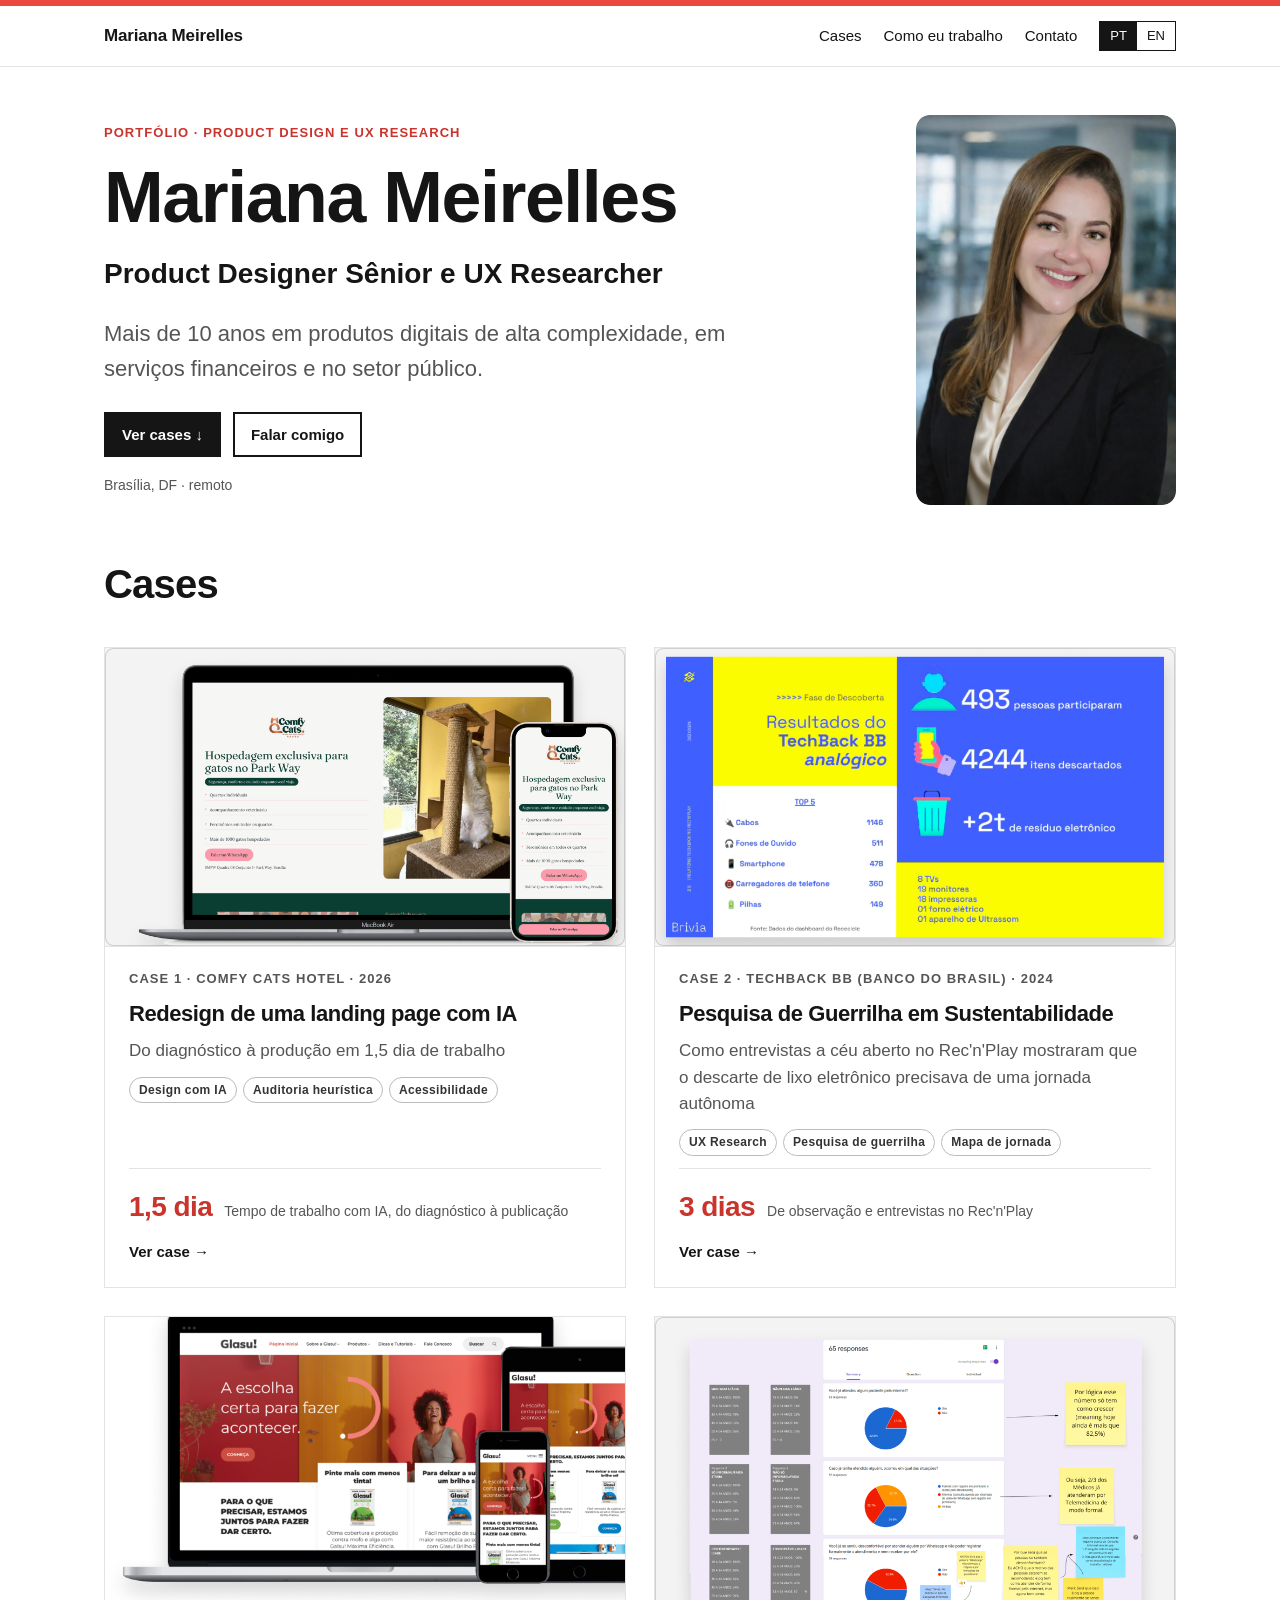
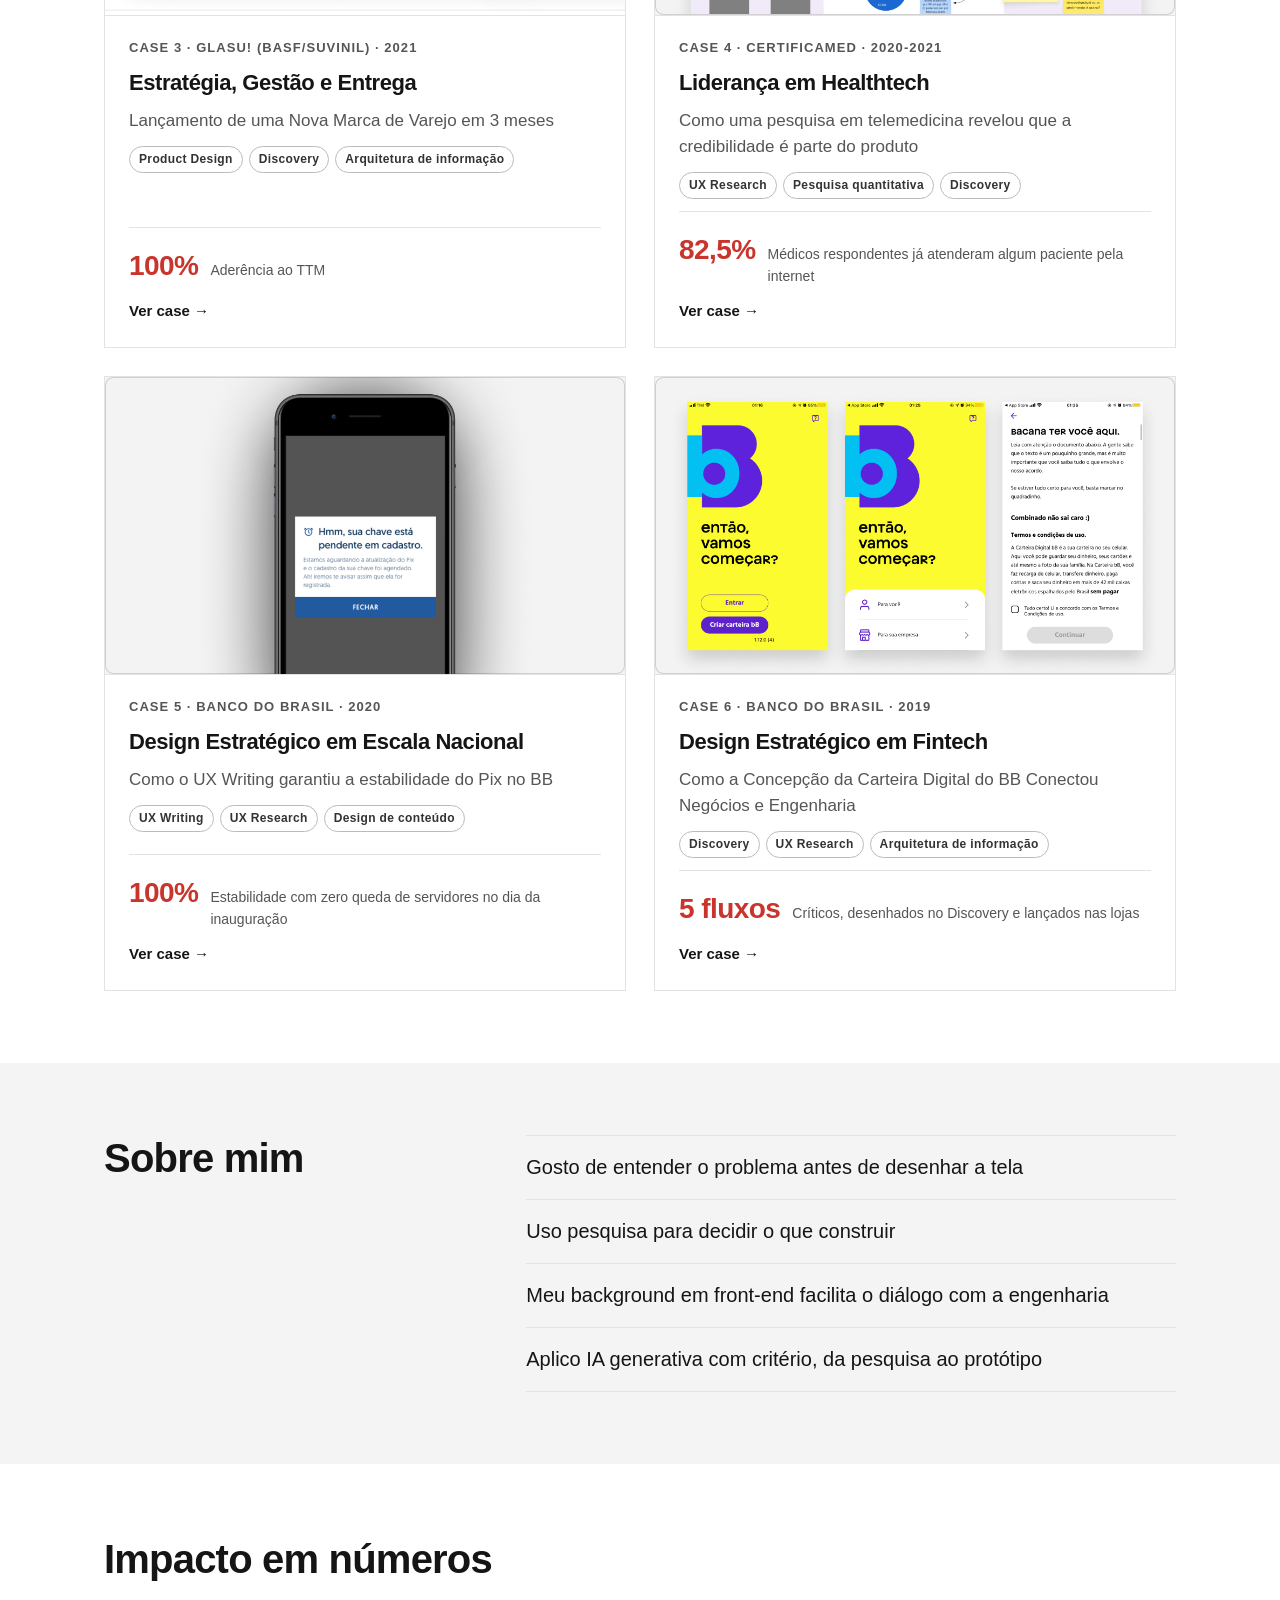
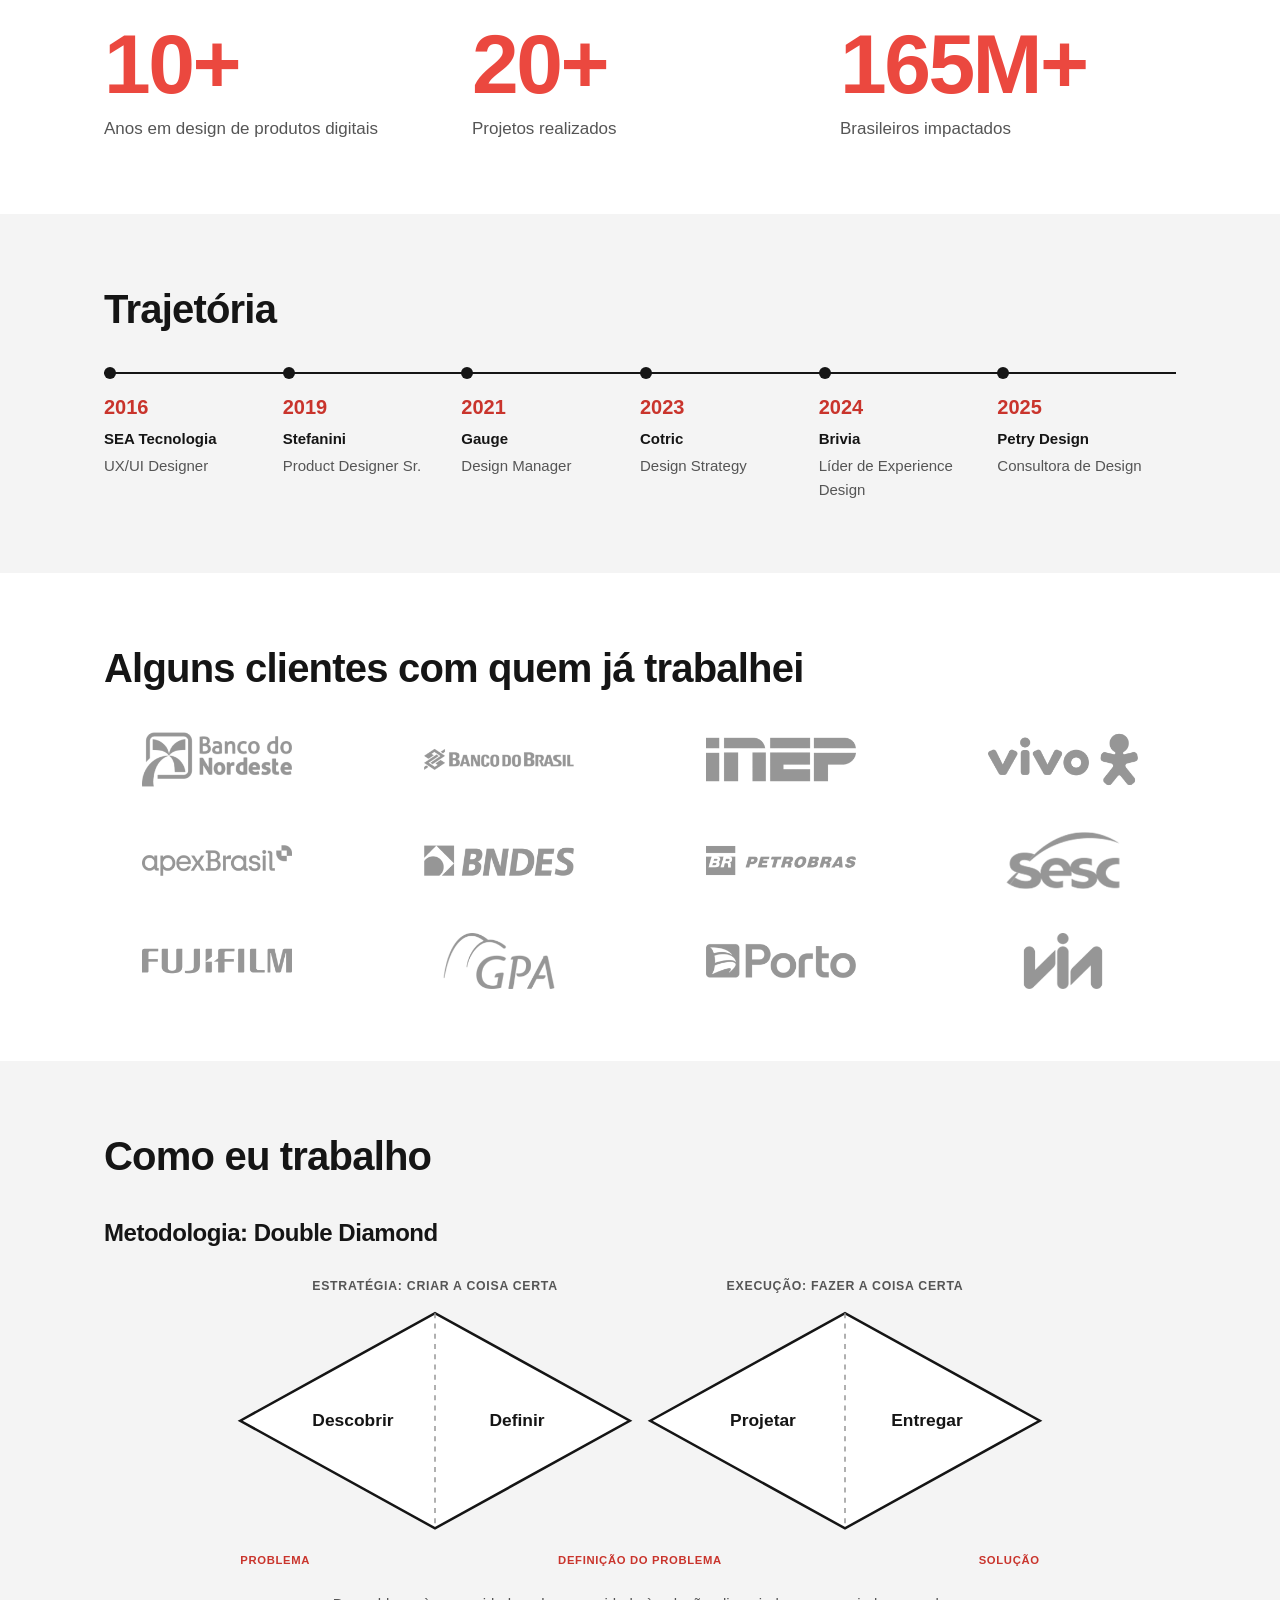
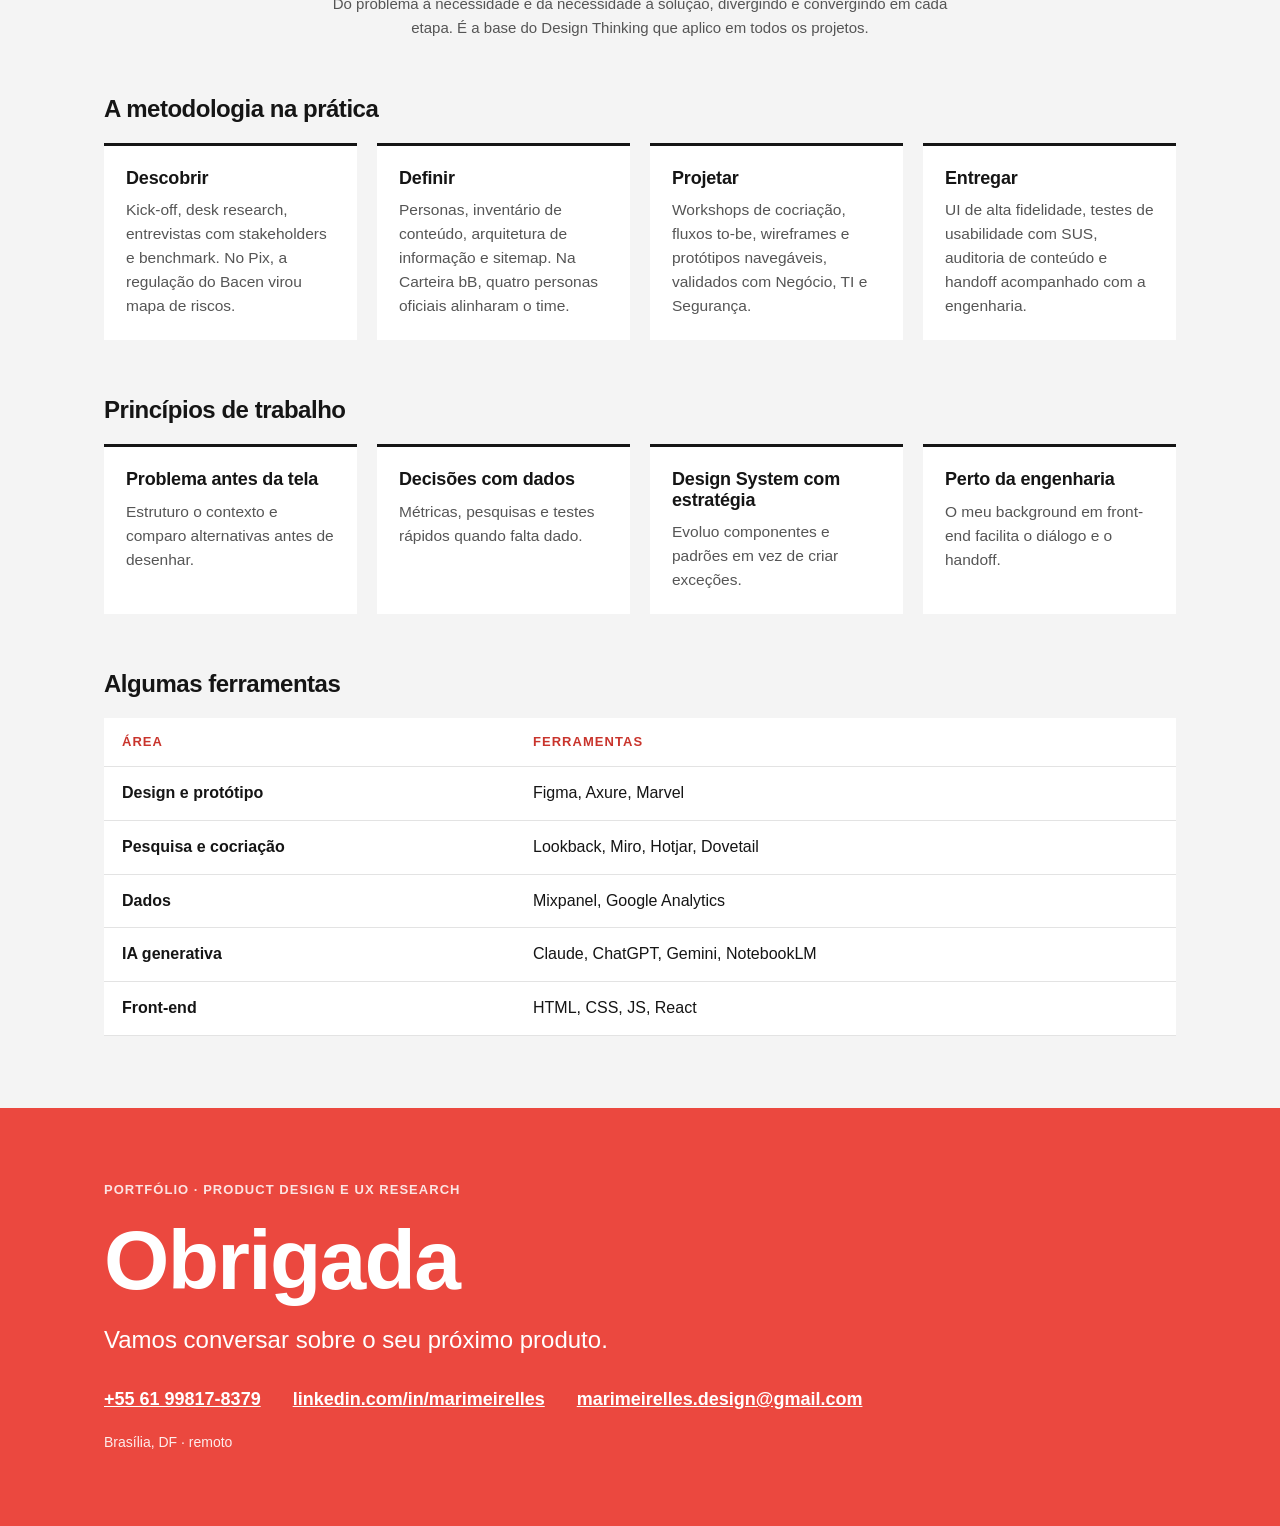
<file: index.html>
<!DOCTYPE html>
<html lang="pt-BR">
<head>
<meta charset="utf-8">
<meta name="viewport" content="width=device-width, initial-scale=1">
<title>Mariana Meirelles · Product Designer Sênior e UX Researcher</title>
<meta name="description" content="Portfólio de Mariana Meirelles, Product Designer Sênior e UX Researcher: cases de Comfy Cats Hotel, TechBack BB, Glasu!, CertificaMed, Pix e Carteira bB.">
<link rel="canonical" href="https://marimeirelles.github.io/works/">
<link rel="alternate" hreflang="pt-BR" href="https://marimeirelles.github.io/works/">
<link rel="alternate" hreflang="en" href="https://marimeirelles.github.io/works/en/">
<link rel="icon" type="image/png" href="favicon.png">
<link rel="apple-touch-icon" href="favicon.png">
<meta property="og:type" content="website">
<meta property="og:site_name" content="Mariana Meirelles">
<meta property="og:title" content="Mariana Meirelles · Product Designer Sênior e UX Researcher">
<meta property="og:description" content="Portfólio de Mariana Meirelles, Product Designer Sênior e UX Researcher: cases de Comfy Cats Hotel, TechBack BB, Glasu!, CertificaMed, Pix e Carteira bB.">
<meta property="og:url" content="https://marimeirelles.github.io/works/">
<meta property="og:image" content="https://marimeirelles.github.io/works/img/og-pt.png">
<meta property="og:image:width" content="1200">
<meta property="og:image:height" content="630">
<meta property="og:locale" content="pt_BR">
<meta name="twitter:card" content="summary_large_image">
<meta name="twitter:image" content="https://marimeirelles.github.io/works/img/og-pt.png">
<link rel="stylesheet" href="style.css">
<script src="site.js" defer></script>
<script async src="https://www.googletagmanager.com/gtag/js?id=G-E2VLYBCHG3"></script>
<script>window.dataLayer=window.dataLayer||[];function gtag(){dataLayer.push(arguments);}gtag('js',new Date());gtag('config','G-E2VLYBCHG3');</script>
<script>(function(h,o,t,j,a,r){h.hj=h.hj||function(){(h.hj.q=h.hj.q||[]).push(arguments)};h._hjSettings={hjid:6856077,hjsv:6};a=o.getElementsByTagName('head')[0];r=o.createElement('script');r.async=1;r.src=t+h._hjSettings.hjid+j+h._hjSettings.hjsv;a.appendChild(r);})(window,document,'https://static.hotjar.com/c/hotjar-','.js?sv=');</script>
<script src="analytics.js" defer></script>

</head>
<body>
<a class="skip" href="#main">Pular para o conteúdo</a>
<header class="top"><div class="wrap bar">
<a class="brand" href="index.html">Mariana Meirelles</a>
<nav aria-label="Principal">
<span class="links"><a href="index.html#cases">Cases</a><a href="index.html#como">Como eu trabalho</a><a href="index.html#contato">Contato</a></span>
<details class="mnav"><summary>Menu</summary><div><a href="index.html#cases">Cases</a><a href="index.html#como">Como eu trabalho</a><a href="index.html#contato">Contato</a></div></details>
<span class="lang"><a href="index.html" lang="pt" aria-current="true">PT</a><a href="en/index.html" lang="en" >EN</a></span>
</nav></div></header>
<main id="main">
<section class="hero"><div class="wrap hero-grid"><div>
<p class="kicker">PORTFÓLIO · PRODUCT DESIGN E UX RESEARCH</p>
<h1>Mariana Meirelles</h1>
<p class="role">Product Designer Sênior e UX Researcher</p>
<p class="lead">Mais de 10 anos em produtos digitais de alta complexidade, em serviços financeiros e no setor público.</p>
<div class="ctas"><a class="btn" href="#cases">Ver cases <span aria-hidden="true">↓</span></a><a class="btn ghost" href="#contato">Falar comigo</a></div>
<p class="loc">Brasília, DF · remoto</p>
</div><img class="photo" src="img/foto-mariana.jpg" alt="Foto de Mariana Meirelles" width="640" height="960">
</div></section>
<section class="sec" id="cases"><div class="wrap"><h2>Cases</h2><div class="cases"><a class="case-card" href="comfy-cats-hotel.html">
<div class="shot"><img src="img/comfy-mockups.png" alt="" loading="lazy" width="964" height="552"></div>
<div class="cbody"><p class="num">CASE 1 · COMFY CATS HOTEL · 2026</p>
<h3>Redesign de uma landing page com IA</h3><p class="sub">Do diagnóstico à produção em 1,5 dia de trabalho</p>
<ul class="tags"><li>Design com IA</li><li>Auditoria heurística</li><li>Acessibilidade</li></ul>
<p class="hl"><strong>1,5 dia</strong><span>Tempo de trabalho com IA, do diagnóstico à publicação</span></p>
<span class="more">Ver case <span aria-hidden="true">→</span></span></div></a><a class="case-card" href="techback-bb.html">
<div class="shot"><img src="img/techback-resultados.png" alt="" loading="lazy" width="964" height="552"></div>
<div class="cbody"><p class="num">CASE 2 · TECHBACK BB (BANCO DO BRASIL) · 2024</p>
<h3>Pesquisa de Guerrilha em Sustentabilidade</h3><p class="sub">Como entrevistas a céu aberto no Rec'n'Play mostraram que o descarte de lixo eletrônico precisava de uma jornada autônoma</p>
<ul class="tags"><li>UX Research</li><li>Pesquisa de guerrilha</li><li>Mapa de jornada</li></ul>
<p class="hl"><strong>3 dias</strong><span>De observação e entrevistas no Rec'n'Play</span></p>
<span class="more">Ver case <span aria-hidden="true">→</span></span></div></a><a class="case-card" href="glasu.html">
<div class="shot"><img src="img/glasu-capa.png" alt="" loading="lazy" width="964" height="552"></div>
<div class="cbody"><p class="num">CASE 3 · GLASU! (BASF/SUVINIL) · 2021</p>
<h3>Estratégia, Gestão e Entrega</h3><p class="sub">Lançamento de uma Nova Marca de Varejo em 3 meses</p>
<ul class="tags"><li>Product Design</li><li>Discovery</li><li>Arquitetura de informação</li></ul>
<p class="hl"><strong>100%</strong><span>Aderência ao TTM</span></p>
<span class="more">Ver case <span aria-hidden="true">→</span></span></div></a><a class="case-card" href="certificamed.html">
<div class="shot"><img src="img/certificamed-pesquisa-com-medicos.png" alt="" loading="lazy" width="964" height="552"></div>
<div class="cbody"><p class="num">CASE 4 · CERTIFICAMED · 2020-2021</p>
<h3>Liderança em Healthtech</h3><p class="sub">Como uma pesquisa em telemedicina revelou que a credibilidade é parte do produto</p>
<ul class="tags"><li>UX Research</li><li>Pesquisa quantitativa</li><li>Discovery</li></ul>
<p class="hl"><strong>82,5%</strong><span>Médicos respondentes já atenderam algum paciente pela internet</span></p>
<span class="more">Ver case <span aria-hidden="true">→</span></span></div></a><a class="case-card" href="pix.html">
<div class="shot"><img src="img/pix-mensagem-chave-pendente.png" alt="" loading="lazy" width="964" height="552"></div>
<div class="cbody"><p class="num">CASE 5 · BANCO DO BRASIL · 2020</p>
<h3>Design Estratégico em Escala Nacional</h3><p class="sub">Como o UX Writing garantiu a estabilidade do Pix no BB</p>
<ul class="tags"><li>UX Writing</li><li>UX Research</li><li>Design de conteúdo</li></ul>
<p class="hl"><strong>100%</strong><span>Estabilidade com zero queda de servidores no dia da inauguração</span></p>
<span class="more">Ver case <span aria-hidden="true">→</span></span></div></a><a class="case-card" href="carteira-bb.html">
<div class="shot"><img src="img/carteira-layout-onboarding.png" alt="" loading="lazy" width="964" height="552"></div>
<div class="cbody"><p class="num">CASE 6 · BANCO DO BRASIL · 2019</p>
<h3>Design Estratégico em Fintech</h3><p class="sub">Como a Concepção da Carteira Digital do BB Conectou Negócios e Engenharia</p>
<ul class="tags"><li>Discovery</li><li>UX Research</li><li>Arquitetura de informação</li></ul>
<p class="hl"><strong>5 fluxos</strong><span>Críticos, desenhados no Discovery e lançados nas lojas</span></p>
<span class="more">Ver case <span aria-hidden="true">→</span></span></div></a></div></div></section>
<section class="sec gray"><div class="wrap two"><h2>Sobre mim</h2><ul class="about"><li>Gosto de entender o problema antes de desenhar a tela</li><li>Uso pesquisa para decidir o que construir</li><li>Meu background em front-end facilita o diálogo com a engenharia</li><li>Aplico IA generativa com critério, da pesquisa ao protótipo</li></ul></div></section>
<section class="sec"><div class="wrap"><h2>Impacto em números</h2><div class="nums"><div><strong>10+</strong><span>Anos em design de produtos digitais</span></div><div><strong>20+</strong><span>Projetos realizados</span></div><div><strong>165M+</strong><span>Brasileiros impactados</span></div></div></div></section>
<section class="sec gray"><div class="wrap"><h2>Trajetória</h2><ol class="timeline"><li><span class="yr">2016</span><strong>SEA Tecnologia</strong><span>UX/UI Designer</span></li><li><span class="yr">2019</span><strong>Stefanini</strong><span>Product Designer Sr.</span></li><li><span class="yr">2021</span><strong>Gauge</strong><span>Design Manager</span></li><li><span class="yr">2023</span><strong>Cotric</strong><span>Design Strategy</span></li><li><span class="yr">2024</span><strong>Brivia</strong><span>Líder de Experience Design</span></li><li><span class="yr">2025</span><strong>Petry Design</strong><span>Consultora de Design</span></li></ol></div></section>
<section class="sec"><div class="wrap"><h2>Alguns clientes com quem já trabalhei</h2><ul class="logos"><li><img src="img/logos/banco-nordeste.png" alt="Banco do Nordeste" loading="lazy" width="538" height="204"></li><li><img src="img/logos/bb.png" alt="Banco do Brasil" loading="lazy" width="538" height="204"></li><li><img src="img/logos/inep.png" alt="Inep" loading="lazy" width="538" height="204"></li><li><img src="img/logos/vivo.png" alt="Vivo" loading="lazy" width="538" height="204"></li><li><img src="img/logos/apex-brasil.png" alt="ApexBrasil" loading="lazy" width="538" height="204"></li><li><img src="img/logos/bndes.png" alt="BNDES" loading="lazy" width="538" height="204"></li><li><img src="img/logos/petrobras.png" alt="Petrobras" loading="lazy" width="538" height="204"></li><li><img src="img/logos/sesc.png" alt="Sesc" loading="lazy" width="538" height="204"></li><li><img src="img/logos/fujifilm.png" alt="Fujifilm" loading="lazy" width="538" height="204"></li><li><img src="img/logos/gpa.png" alt="GPA" loading="lazy" width="538" height="204"></li><li><img src="img/logos/porto.png" alt="Porto" loading="lazy" width="538" height="204"></li><li><img src="img/logos/via.png" alt="Via" loading="lazy" width="538" height="204"></li></ul></div></section>
<section class="sec gray" id="como"><div class="wrap">
<h2>Como eu trabalho</h2>
<h3 class="h3 sub0">Metodologia: Double Diamond</h3>
<svg class="dd" viewBox="0 0 800 300" role="img" aria-label="Double Diamond: Descobrir, Definir, Projetar, Entregar">
<text x="200" y="22" class="t">ESTRATÉGIA: CRIAR A COISA CERTA</text><text x="600" y="22" class="t">EXECUÇÃO: FAZER A COISA CERTA</text>
<polygon points="10,150 200,45 390,150 200,255" /><polygon points="410,150 600,45 790,150 600,255" />
<line x1="200" y1="45" x2="200" y2="255"/><line x1="600" y1="45" x2="600" y2="255"/>
<text x="120" y="155" class="l">Descobrir</text><text x="280" y="155" class="l">Definir</text>
<text x="520" y="155" class="l">Projetar</text><text x="680" y="155" class="l">Entregar</text>
<text x="10" y="290" class="b" style="text-anchor:start">PROBLEMA</text><text x="400" y="290" class="b">DEFINIÇÃO DO PROBLEMA</text><text x="790" y="290" class="b" style="text-anchor:end">SOLUÇÃO</text>
</svg><p class="cap center">Do problema à necessidade e da necessidade à solução, divergindo e convergindo em cada etapa. É a base do Design Thinking que aplico em todos os projetos.</p>
<h3 class="h3">A metodologia na prática</h3><div class="grid4"><div class="card"><h4>Descobrir</h4><p>Kick-off, desk research, entrevistas com stakeholders e benchmark. No Pix, a regulação do Bacen virou mapa de riscos.</p></div><div class="card"><h4>Definir</h4><p>Personas, inventário de conteúdo, arquitetura de informação e sitemap. Na Carteira bB, quatro personas oficiais alinharam o time.</p></div><div class="card"><h4>Projetar</h4><p>Workshops de cocriação, fluxos to-be, wireframes e protótipos navegáveis, validados com Negócio, TI e Segurança.</p></div><div class="card"><h4>Entregar</h4><p>UI de alta fidelidade, testes de usabilidade com SUS, auditoria de conteúdo e handoff acompanhado com a engenharia.</p></div></div><h3 class="h3">Princípios de trabalho</h3><div class="grid4"><div class="card"><h4>Problema antes da tela</h4><p>Estruturo o contexto e comparo alternativas antes de desenhar.</p></div><div class="card"><h4>Decisões com dados</h4><p>Métricas, pesquisas e testes rápidos quando falta dado.</p></div><div class="card"><h4>Design System com estratégia</h4><p>Evoluo componentes e padrões em vez de criar exceções.</p></div><div class="card"><h4>Perto da engenharia</h4><p>O meu background em front-end facilita o diálogo e o handoff.</p></div></div><h3 class="h3">Algumas ferramentas</h3><table class="tools"><thead><tr><th scope="col">Área</th><th scope="col">Ferramentas</th></tr></thead><tbody><tr><th scope="row">Design e protótipo</th><td>Figma, Axure, Marvel</td></tr><tr><th scope="row">Pesquisa e cocriação</th><td>Lookback, Miro, Hotjar, Dovetail</td></tr><tr><th scope="row">Dados</th><td>Mixpanel, Google Analytics</td></tr><tr><th scope="row">IA generativa</th><td>Claude, ChatGPT, Gemini, NotebookLM</td></tr><tr><th scope="row">Front-end</th><td>HTML, CSS, JS, React</td></tr></tbody></table></div></section>
</main>
<footer id="contato" class="foot"><div class="wrap">
<p class="kicker light">PORTFÓLIO · PRODUCT DESIGN E UX RESEARCH</p>
<h2>Obrigada</h2><p class="talk">Vamos conversar sobre o seu próximo produto.</p>
<ul class="contact">
<li><a href="tel:+5561998178379">+55 61 99817-8379</a></li>
<li><a href="https://linkedin.com/in/marimeirelles" target="_blank" rel="noopener">linkedin.com/in/marimeirelles</a></li>
<li><a href="mailto:marimeirelles.design@gmail.com">marimeirelles.design@gmail.com</a></li>
</ul><p class="loc">Brasília, DF · remoto</p></div></footer>
</body>
</html>
</file>
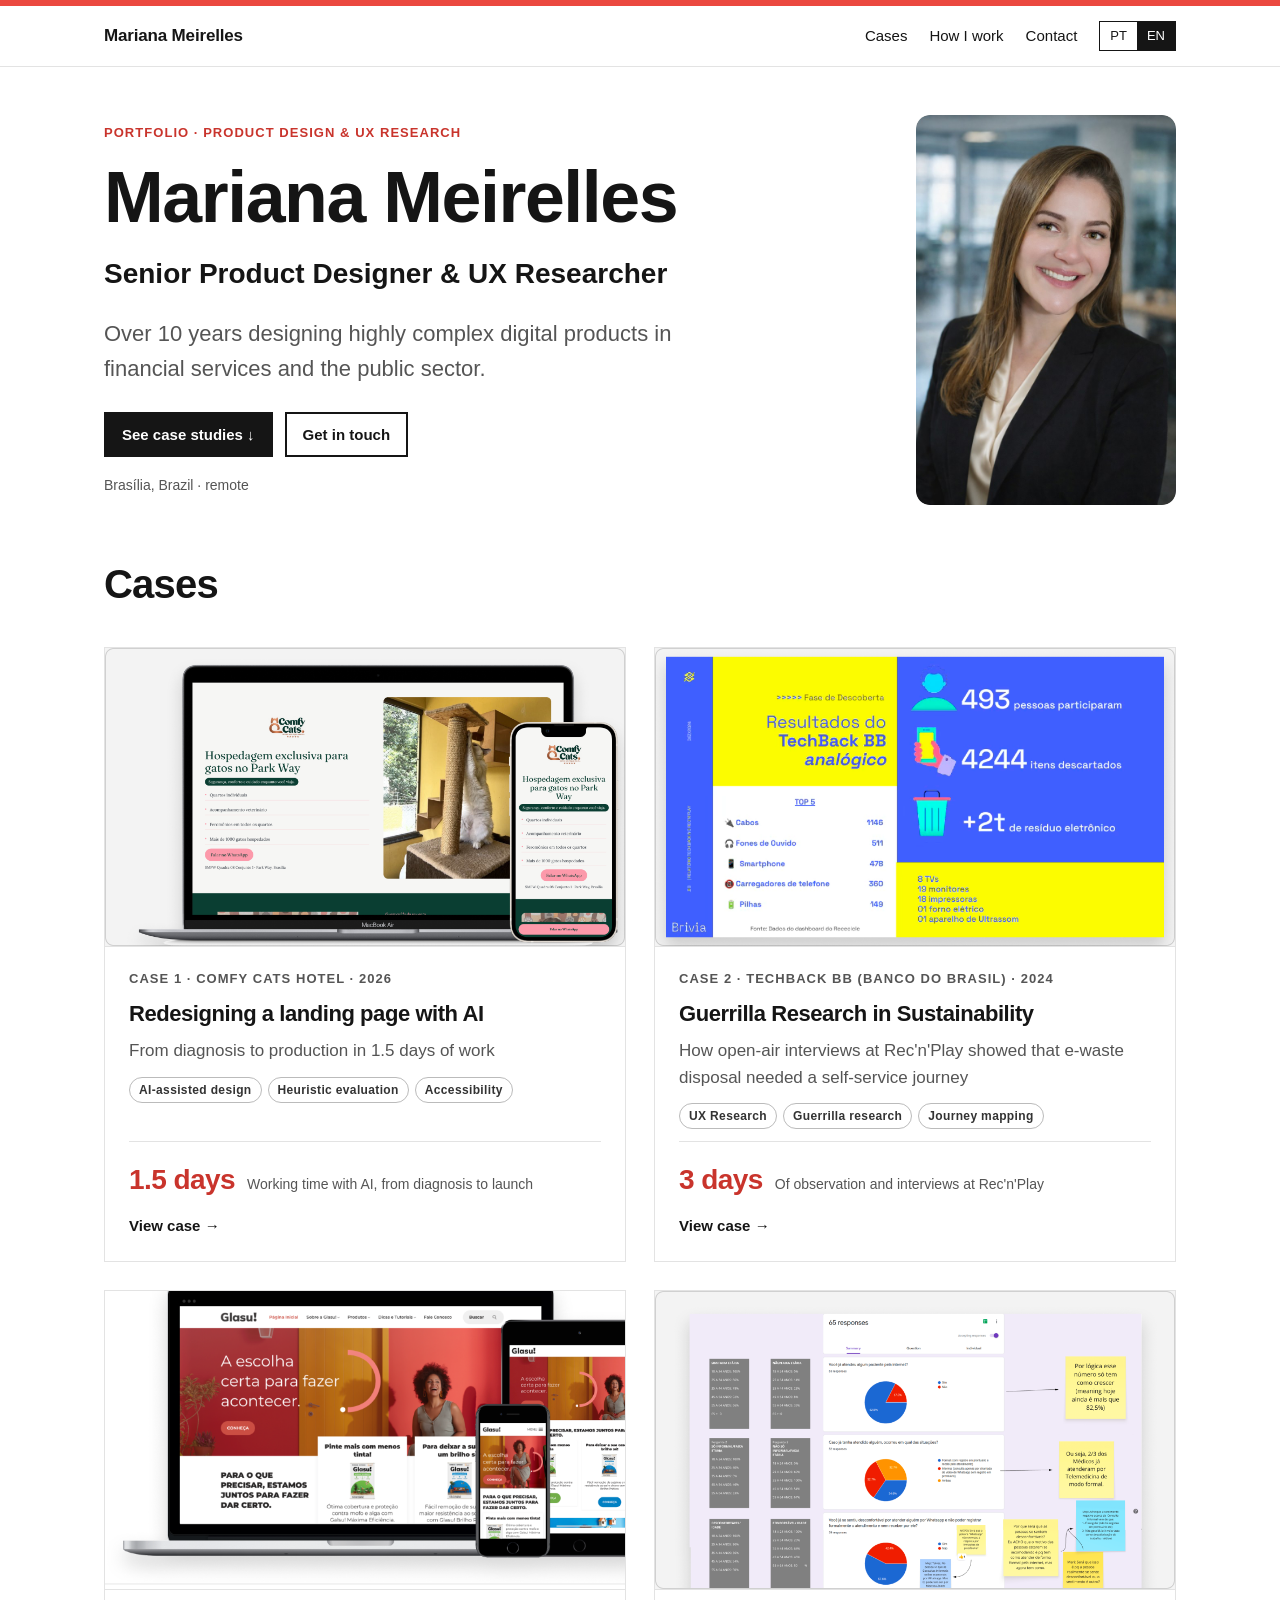
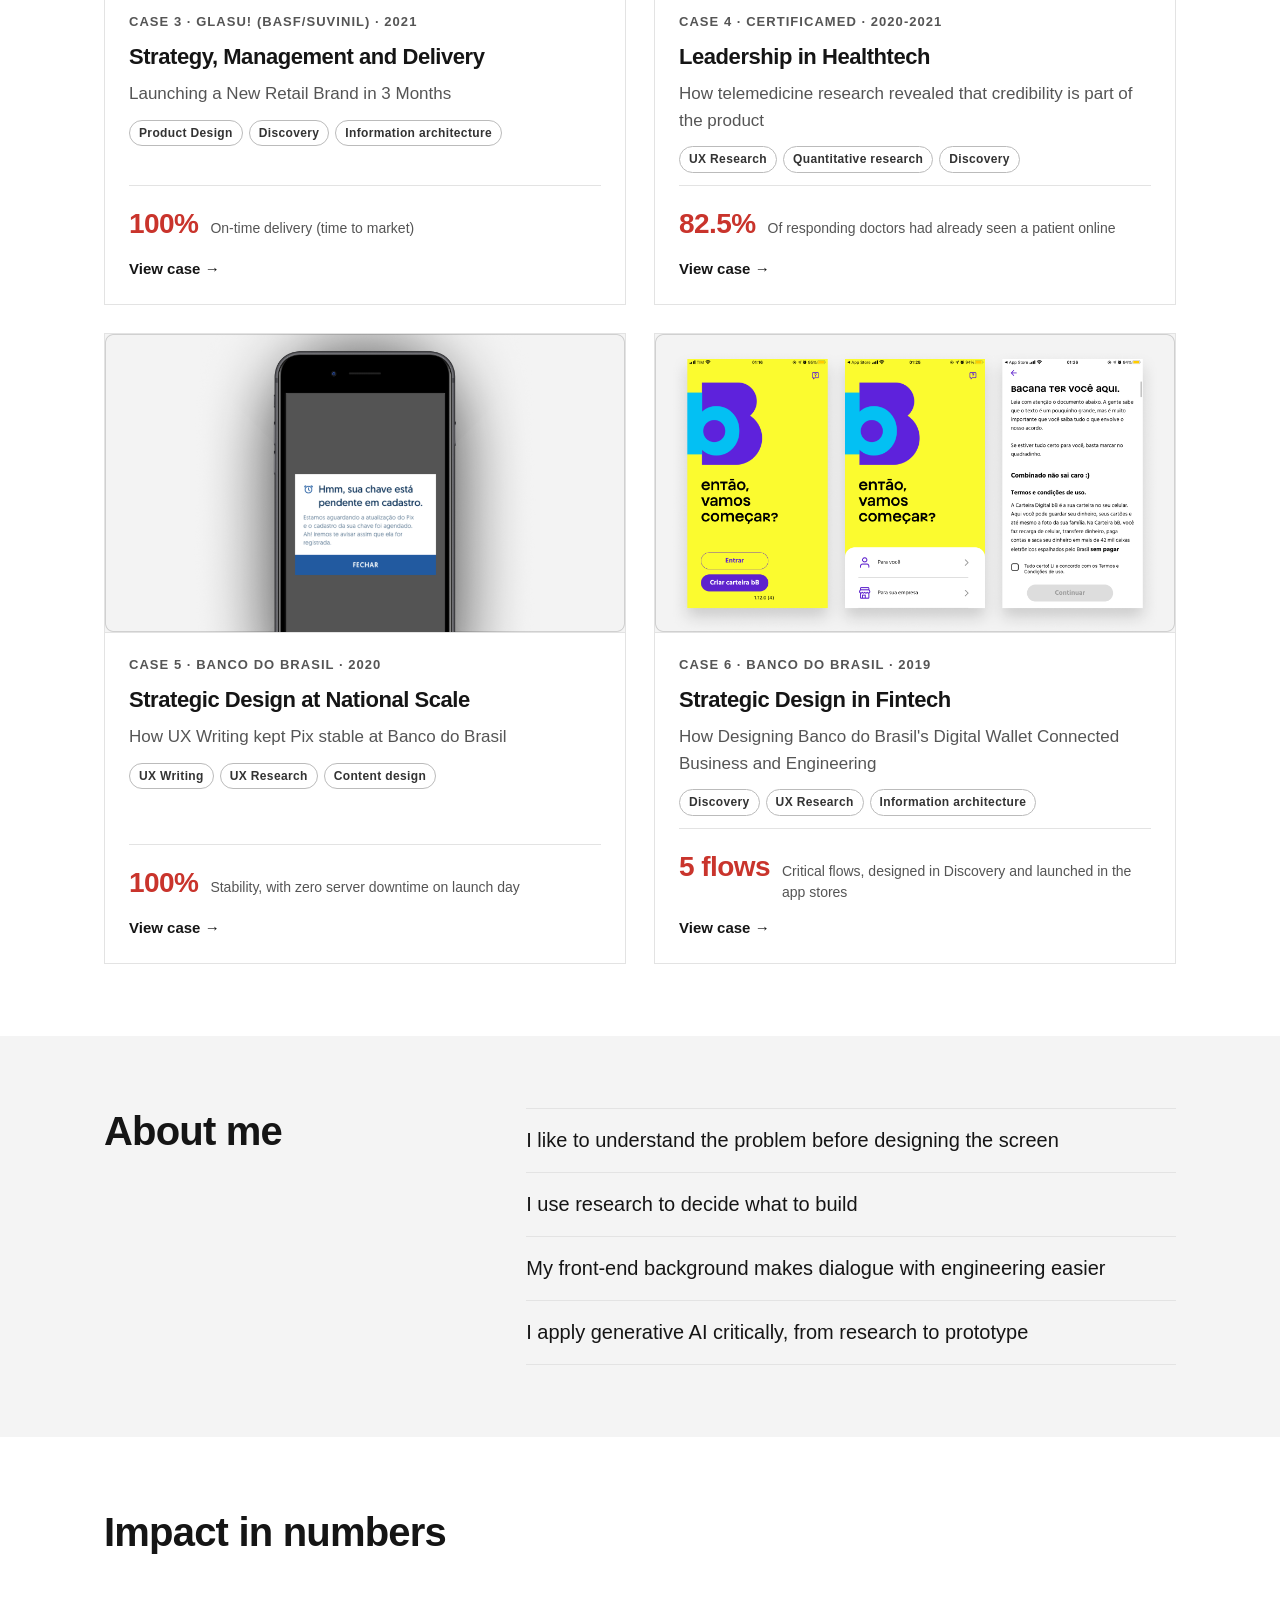
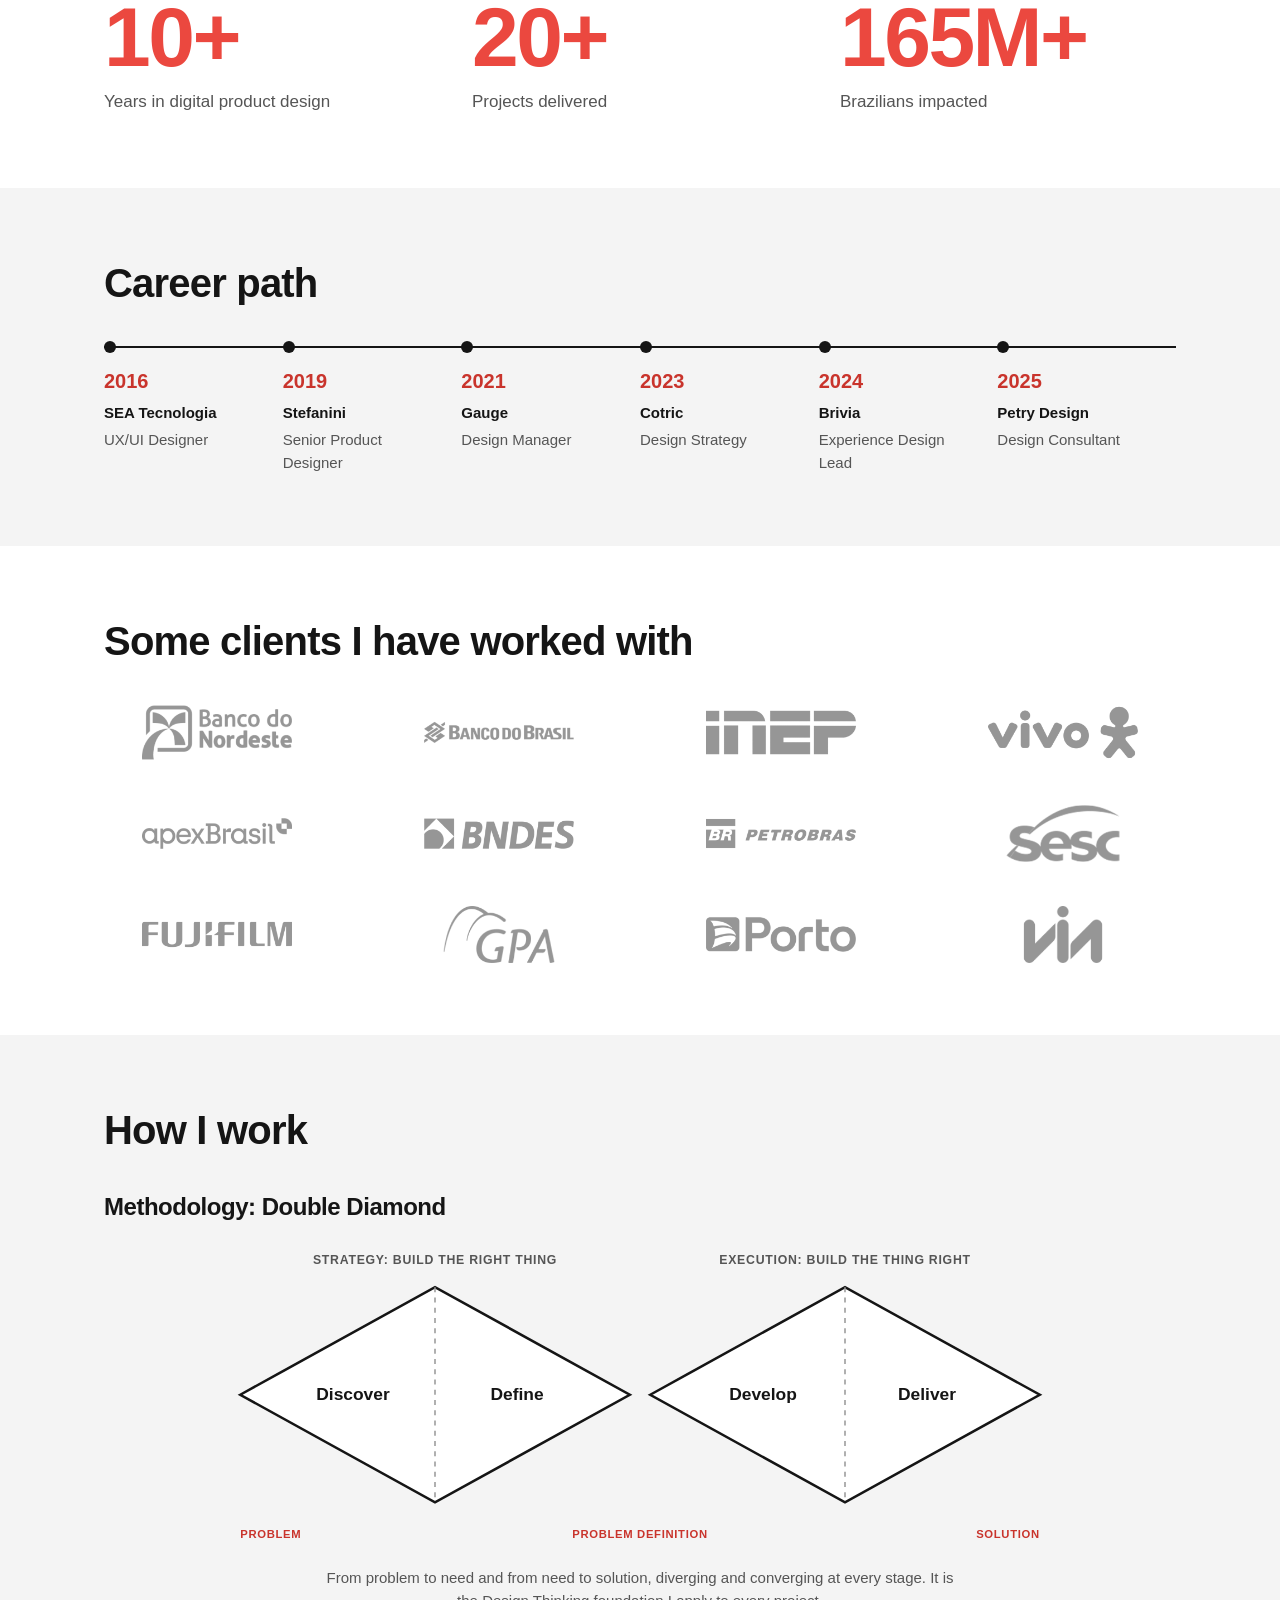
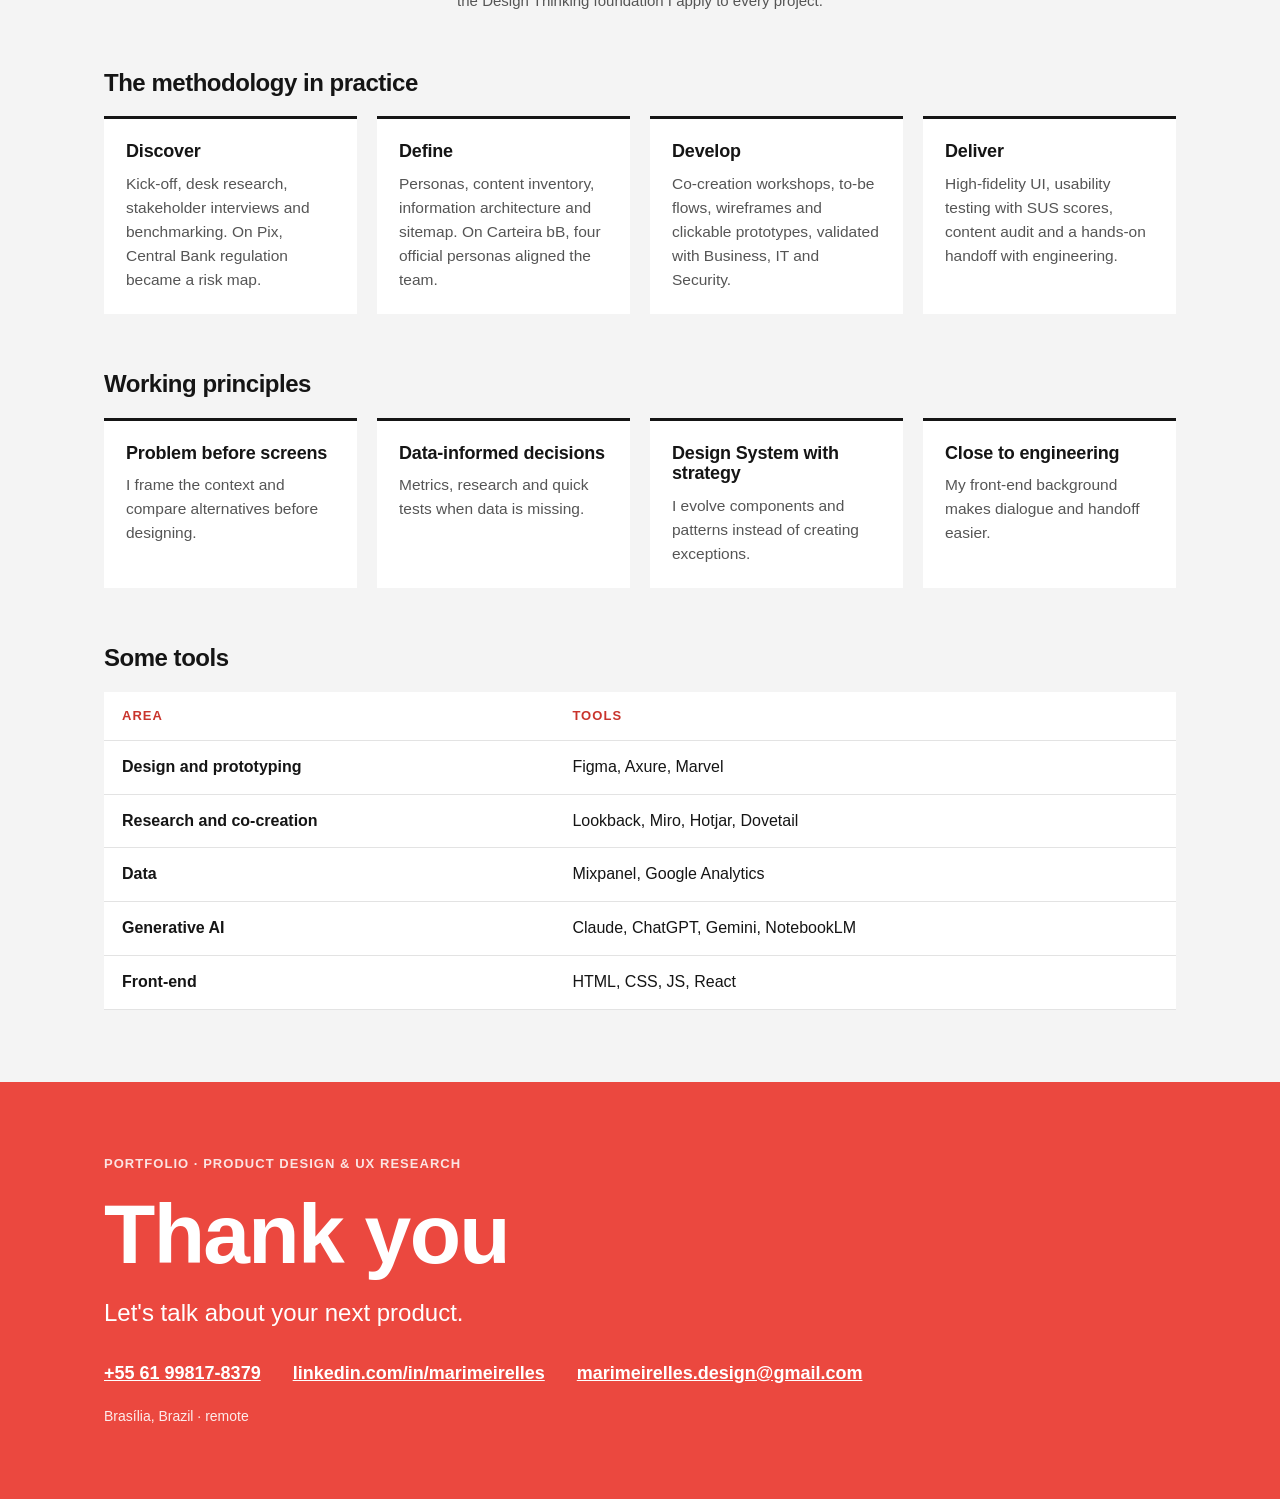
<file: en/index.html>
<!DOCTYPE html>
<html lang="en">
<head>
<meta charset="utf-8">
<meta name="viewport" content="width=device-width, initial-scale=1">
<title>Mariana Meirelles · Senior Product Designer &amp; UX Researcher</title>
<meta name="description" content="Portfolio of Mariana Meirelles, Senior Product Designer and UX Researcher: Comfy Cats Hotel, TechBack BB, Glasu!, CertificaMed, Pix and Carteira bB case studies.">
<link rel="canonical" href="https://marimeirelles.github.io/works/en/">
<link rel="alternate" hreflang="pt-BR" href="https://marimeirelles.github.io/works/">
<link rel="alternate" hreflang="en" href="https://marimeirelles.github.io/works/en/">
<link rel="icon" type="image/png" href="../favicon.png">
<link rel="apple-touch-icon" href="../favicon.png">
<meta property="og:type" content="website">
<meta property="og:site_name" content="Mariana Meirelles">
<meta property="og:title" content="Mariana Meirelles · Senior Product Designer &amp; UX Researcher">
<meta property="og:description" content="Portfolio of Mariana Meirelles, Senior Product Designer and UX Researcher: Comfy Cats Hotel, TechBack BB, Glasu!, CertificaMed, Pix and Carteira bB case studies.">
<meta property="og:url" content="https://marimeirelles.github.io/works/en/">
<meta property="og:image" content="https://marimeirelles.github.io/works/img/og-en.png">
<meta property="og:image:width" content="1200">
<meta property="og:image:height" content="630">
<meta property="og:locale" content="en_US">
<meta name="twitter:card" content="summary_large_image">
<meta name="twitter:image" content="https://marimeirelles.github.io/works/img/og-en.png">
<link rel="stylesheet" href="../style.css">
<script src="../site.js" defer></script>
<script async src="https://www.googletagmanager.com/gtag/js?id=G-E2VLYBCHG3"></script>
<script>window.dataLayer=window.dataLayer||[];function gtag(){dataLayer.push(arguments);}gtag('js',new Date());gtag('config','G-E2VLYBCHG3');</script>
<script>(function(h,o,t,j,a,r){h.hj=h.hj||function(){(h.hj.q=h.hj.q||[]).push(arguments)};h._hjSettings={hjid:6856077,hjsv:6};a=o.getElementsByTagName('head')[0];r=o.createElement('script');r.async=1;r.src=t+h._hjSettings.hjid+j+h._hjSettings.hjsv;a.appendChild(r);})(window,document,'https://static.hotjar.com/c/hotjar-','.js?sv=');</script>
<script src="../analytics.js" defer></script>

</head>
<body>
<a class="skip" href="#main">Skip to content</a>
<header class="top"><div class="wrap bar">
<a class="brand" href="index.html">Mariana Meirelles</a>
<nav aria-label="Main">
<span class="links"><a href="index.html#cases">Cases</a><a href="index.html#como">How I work</a><a href="index.html#contato">Contact</a></span>
<details class="mnav"><summary>Menu</summary><div><a href="index.html#cases">Cases</a><a href="index.html#como">How I work</a><a href="index.html#contato">Contact</a></div></details>
<span class="lang"><a href="../index.html" lang="pt" >PT</a><a href="index.html" lang="en" aria-current="true">EN</a></span>
</nav></div></header>
<main id="main">
<section class="hero"><div class="wrap hero-grid"><div>
<p class="kicker">PORTFOLIO · PRODUCT DESIGN & UX RESEARCH</p>
<h1>Mariana Meirelles</h1>
<p class="role">Senior Product Designer & UX Researcher</p>
<p class="lead">Over 10 years designing highly complex digital products in financial services and the public sector.</p>
<div class="ctas"><a class="btn" href="#cases">See case studies <span aria-hidden="true">↓</span></a><a class="btn ghost" href="#contato">Get in touch</a></div>
<p class="loc">Brasília, Brazil · remote</p>
</div><img class="photo" src="../img/foto-mariana.jpg" alt="Photo of Mariana Meirelles" width="640" height="960">
</div></section>
<section class="sec" id="cases"><div class="wrap"><h2>Cases</h2><div class="cases"><a class="case-card" href="comfy-cats-hotel.html">
<div class="shot"><img src="../img/comfy-mockups.png" alt="" loading="lazy" width="964" height="552"></div>
<div class="cbody"><p class="num">CASE 1 · COMFY CATS HOTEL · 2026</p>
<h3>Redesigning a landing page with AI</h3><p class="sub">From diagnosis to production in 1.5 days of work</p>
<ul class="tags"><li>AI-assisted design</li><li>Heuristic evaluation</li><li>Accessibility</li></ul>
<p class="hl"><strong>1.5 days</strong><span>Working time with AI, from diagnosis to launch</span></p>
<span class="more">View case <span aria-hidden="true">→</span></span></div></a><a class="case-card" href="techback-bb.html">
<div class="shot"><img src="../img/techback-resultados.png" alt="" loading="lazy" width="964" height="552"></div>
<div class="cbody"><p class="num">CASE 2 · TECHBACK BB (BANCO DO BRASIL) · 2024</p>
<h3>Guerrilla Research in Sustainability</h3><p class="sub">How open-air interviews at Rec'n'Play showed that e-waste disposal needed a self-service journey</p>
<ul class="tags"><li>UX Research</li><li>Guerrilla research</li><li>Journey mapping</li></ul>
<p class="hl"><strong>3 days</strong><span>Of observation and interviews at Rec'n'Play</span></p>
<span class="more">View case <span aria-hidden="true">→</span></span></div></a><a class="case-card" href="glasu.html">
<div class="shot"><img src="../img/glasu-capa.png" alt="" loading="lazy" width="964" height="552"></div>
<div class="cbody"><p class="num">CASE 3 · GLASU! (BASF/SUVINIL) · 2021</p>
<h3>Strategy, Management and Delivery</h3><p class="sub">Launching a New Retail Brand in 3 Months</p>
<ul class="tags"><li>Product Design</li><li>Discovery</li><li>Information architecture</li></ul>
<p class="hl"><strong>100%</strong><span>On-time delivery (time to market)</span></p>
<span class="more">View case <span aria-hidden="true">→</span></span></div></a><a class="case-card" href="certificamed.html">
<div class="shot"><img src="../img/certificamed-pesquisa-com-medicos.png" alt="" loading="lazy" width="964" height="552"></div>
<div class="cbody"><p class="num">CASE 4 · CERTIFICAMED · 2020-2021</p>
<h3>Leadership in Healthtech</h3><p class="sub">How telemedicine research revealed that credibility is part of the product</p>
<ul class="tags"><li>UX Research</li><li>Quantitative research</li><li>Discovery</li></ul>
<p class="hl"><strong>82.5%</strong><span>Of responding doctors had already seen a patient online</span></p>
<span class="more">View case <span aria-hidden="true">→</span></span></div></a><a class="case-card" href="pix.html">
<div class="shot"><img src="../img/pix-mensagem-chave-pendente.png" alt="" loading="lazy" width="964" height="552"></div>
<div class="cbody"><p class="num">CASE 5 · BANCO DO BRASIL · 2020</p>
<h3>Strategic Design at National Scale</h3><p class="sub">How UX Writing kept Pix stable at Banco do Brasil</p>
<ul class="tags"><li>UX Writing</li><li>UX Research</li><li>Content design</li></ul>
<p class="hl"><strong>100%</strong><span>Stability, with zero server downtime on launch day</span></p>
<span class="more">View case <span aria-hidden="true">→</span></span></div></a><a class="case-card" href="carteira-bb.html">
<div class="shot"><img src="../img/carteira-layout-onboarding.png" alt="" loading="lazy" width="964" height="552"></div>
<div class="cbody"><p class="num">CASE 6 · BANCO DO BRASIL · 2019</p>
<h3>Strategic Design in Fintech</h3><p class="sub">How Designing Banco do Brasil's Digital Wallet Connected Business and Engineering</p>
<ul class="tags"><li>Discovery</li><li>UX Research</li><li>Information architecture</li></ul>
<p class="hl"><strong>5 flows</strong><span>Critical flows, designed in Discovery and launched in the app stores</span></p>
<span class="more">View case <span aria-hidden="true">→</span></span></div></a></div></div></section>
<section class="sec gray"><div class="wrap two"><h2>About me</h2><ul class="about"><li>I like to understand the problem before designing the screen</li><li>I use research to decide what to build</li><li>My front-end background makes dialogue with engineering easier</li><li>I apply generative AI critically, from research to prototype</li></ul></div></section>
<section class="sec"><div class="wrap"><h2>Impact in numbers</h2><div class="nums"><div><strong>10+</strong><span>Years in digital product design</span></div><div><strong>20+</strong><span>Projects delivered</span></div><div><strong>165M+</strong><span>Brazilians impacted</span></div></div></div></section>
<section class="sec gray"><div class="wrap"><h2>Career path</h2><ol class="timeline"><li><span class="yr">2016</span><strong>SEA Tecnologia</strong><span>UX/UI Designer</span></li><li><span class="yr">2019</span><strong>Stefanini</strong><span>Senior Product Designer</span></li><li><span class="yr">2021</span><strong>Gauge</strong><span>Design Manager</span></li><li><span class="yr">2023</span><strong>Cotric</strong><span>Design Strategy</span></li><li><span class="yr">2024</span><strong>Brivia</strong><span>Experience Design Lead</span></li><li><span class="yr">2025</span><strong>Petry Design</strong><span>Design Consultant</span></li></ol></div></section>
<section class="sec"><div class="wrap"><h2>Some clients I have worked with</h2><ul class="logos"><li><img src="../img/logos/banco-nordeste.png" alt="Banco do Nordeste" loading="lazy" width="538" height="204"></li><li><img src="../img/logos/bb.png" alt="Banco do Brasil" loading="lazy" width="538" height="204"></li><li><img src="../img/logos/inep.png" alt="Inep" loading="lazy" width="538" height="204"></li><li><img src="../img/logos/vivo.png" alt="Vivo" loading="lazy" width="538" height="204"></li><li><img src="../img/logos/apex-brasil.png" alt="ApexBrasil" loading="lazy" width="538" height="204"></li><li><img src="../img/logos/bndes.png" alt="BNDES" loading="lazy" width="538" height="204"></li><li><img src="../img/logos/petrobras.png" alt="Petrobras" loading="lazy" width="538" height="204"></li><li><img src="../img/logos/sesc.png" alt="Sesc" loading="lazy" width="538" height="204"></li><li><img src="../img/logos/fujifilm.png" alt="Fujifilm" loading="lazy" width="538" height="204"></li><li><img src="../img/logos/gpa.png" alt="GPA" loading="lazy" width="538" height="204"></li><li><img src="../img/logos/porto.png" alt="Porto" loading="lazy" width="538" height="204"></li><li><img src="../img/logos/via.png" alt="Via" loading="lazy" width="538" height="204"></li></ul></div></section>
<section class="sec gray" id="como"><div class="wrap">
<h2>How I work</h2>
<h3 class="h3 sub0">Methodology: Double Diamond</h3>
<svg class="dd" viewBox="0 0 800 300" role="img" aria-label="Double Diamond: Discover, Define, Develop, Deliver">
<text x="200" y="22" class="t">STRATEGY: BUILD THE RIGHT THING</text><text x="600" y="22" class="t">EXECUTION: BUILD THE THING RIGHT</text>
<polygon points="10,150 200,45 390,150 200,255" /><polygon points="410,150 600,45 790,150 600,255" />
<line x1="200" y1="45" x2="200" y2="255"/><line x1="600" y1="45" x2="600" y2="255"/>
<text x="120" y="155" class="l">Discover</text><text x="280" y="155" class="l">Define</text>
<text x="520" y="155" class="l">Develop</text><text x="680" y="155" class="l">Deliver</text>
<text x="10" y="290" class="b" style="text-anchor:start">PROBLEM</text><text x="400" y="290" class="b">PROBLEM DEFINITION</text><text x="790" y="290" class="b" style="text-anchor:end">SOLUTION</text>
</svg><p class="cap center">From problem to need and from need to solution, diverging and converging at every stage. It is the Design Thinking foundation I apply to every project.</p>
<h3 class="h3">The methodology in practice</h3><div class="grid4"><div class="card"><h4>Discover</h4><p>Kick-off, desk research, stakeholder interviews and benchmarking. On Pix, Central Bank regulation became a risk map.</p></div><div class="card"><h4>Define</h4><p>Personas, content inventory, information architecture and sitemap. On Carteira bB, four official personas aligned the team.</p></div><div class="card"><h4>Develop</h4><p>Co-creation workshops, to-be flows, wireframes and clickable prototypes, validated with Business, IT and Security.</p></div><div class="card"><h4>Deliver</h4><p>High-fidelity UI, usability testing with SUS scores, content audit and a hands-on handoff with engineering.</p></div></div><h3 class="h3">Working principles</h3><div class="grid4"><div class="card"><h4>Problem before screens</h4><p>I frame the context and compare alternatives before designing.</p></div><div class="card"><h4>Data-informed decisions</h4><p>Metrics, research and quick tests when data is missing.</p></div><div class="card"><h4>Design System with strategy</h4><p>I evolve components and patterns instead of creating exceptions.</p></div><div class="card"><h4>Close to engineering</h4><p>My front-end background makes dialogue and handoff easier.</p></div></div><h3 class="h3">Some tools</h3><table class="tools"><thead><tr><th scope="col">Area</th><th scope="col">Tools</th></tr></thead><tbody><tr><th scope="row">Design and prototyping</th><td>Figma, Axure, Marvel</td></tr><tr><th scope="row">Research and co-creation</th><td>Lookback, Miro, Hotjar, Dovetail</td></tr><tr><th scope="row">Data</th><td>Mixpanel, Google Analytics</td></tr><tr><th scope="row">Generative AI</th><td>Claude, ChatGPT, Gemini, NotebookLM</td></tr><tr><th scope="row">Front-end</th><td>HTML, CSS, JS, React</td></tr></tbody></table></div></section>
</main>
<footer id="contato" class="foot"><div class="wrap">
<p class="kicker light">PORTFOLIO · PRODUCT DESIGN & UX RESEARCH</p>
<h2>Thank you</h2><p class="talk">Let's talk about your next product.</p>
<ul class="contact">
<li><a href="tel:+5561998178379">+55 61 99817-8379</a></li>
<li><a href="https://linkedin.com/in/marimeirelles" target="_blank" rel="noopener">linkedin.com/in/marimeirelles</a></li>
<li><a href="mailto:marimeirelles.design@gmail.com">marimeirelles.design@gmail.com</a></li>
</ul><p class="loc">Brasília, Brazil · remote</p></div></footer>
</body>
</html>
</file>
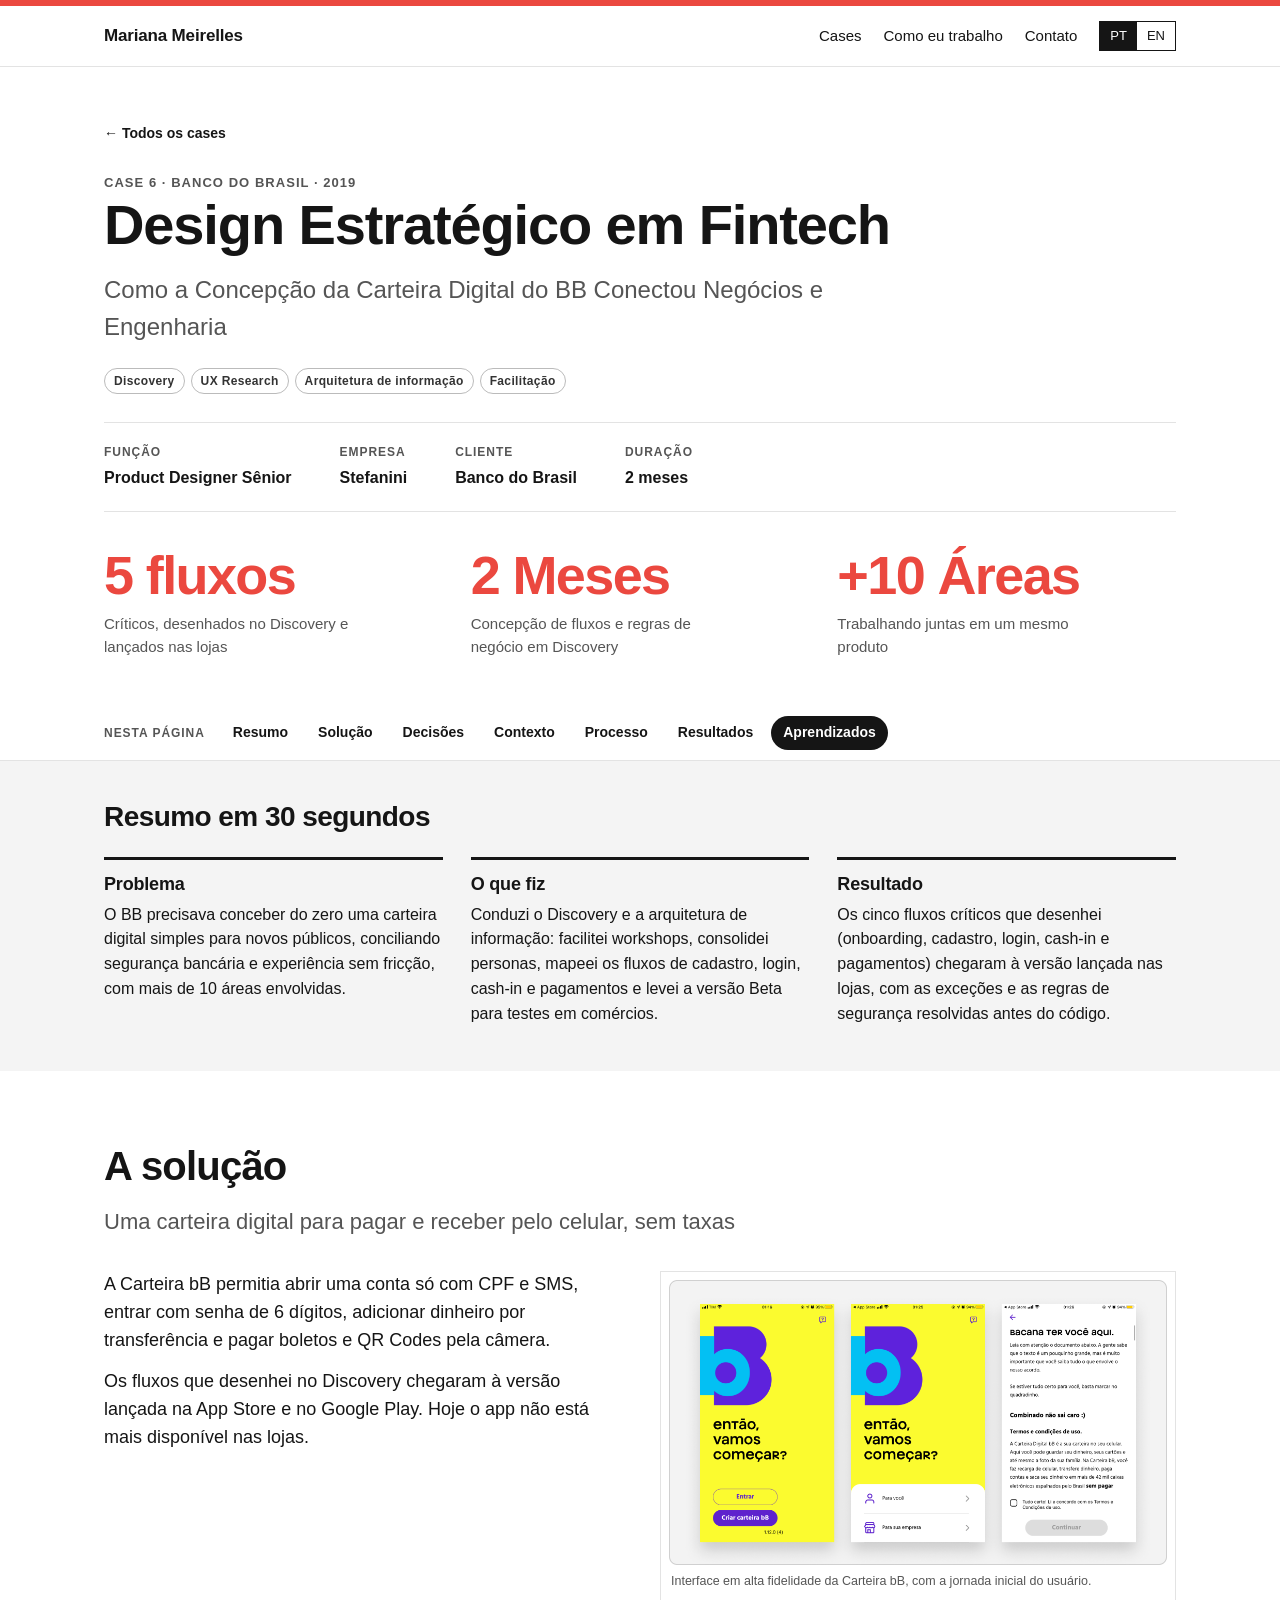
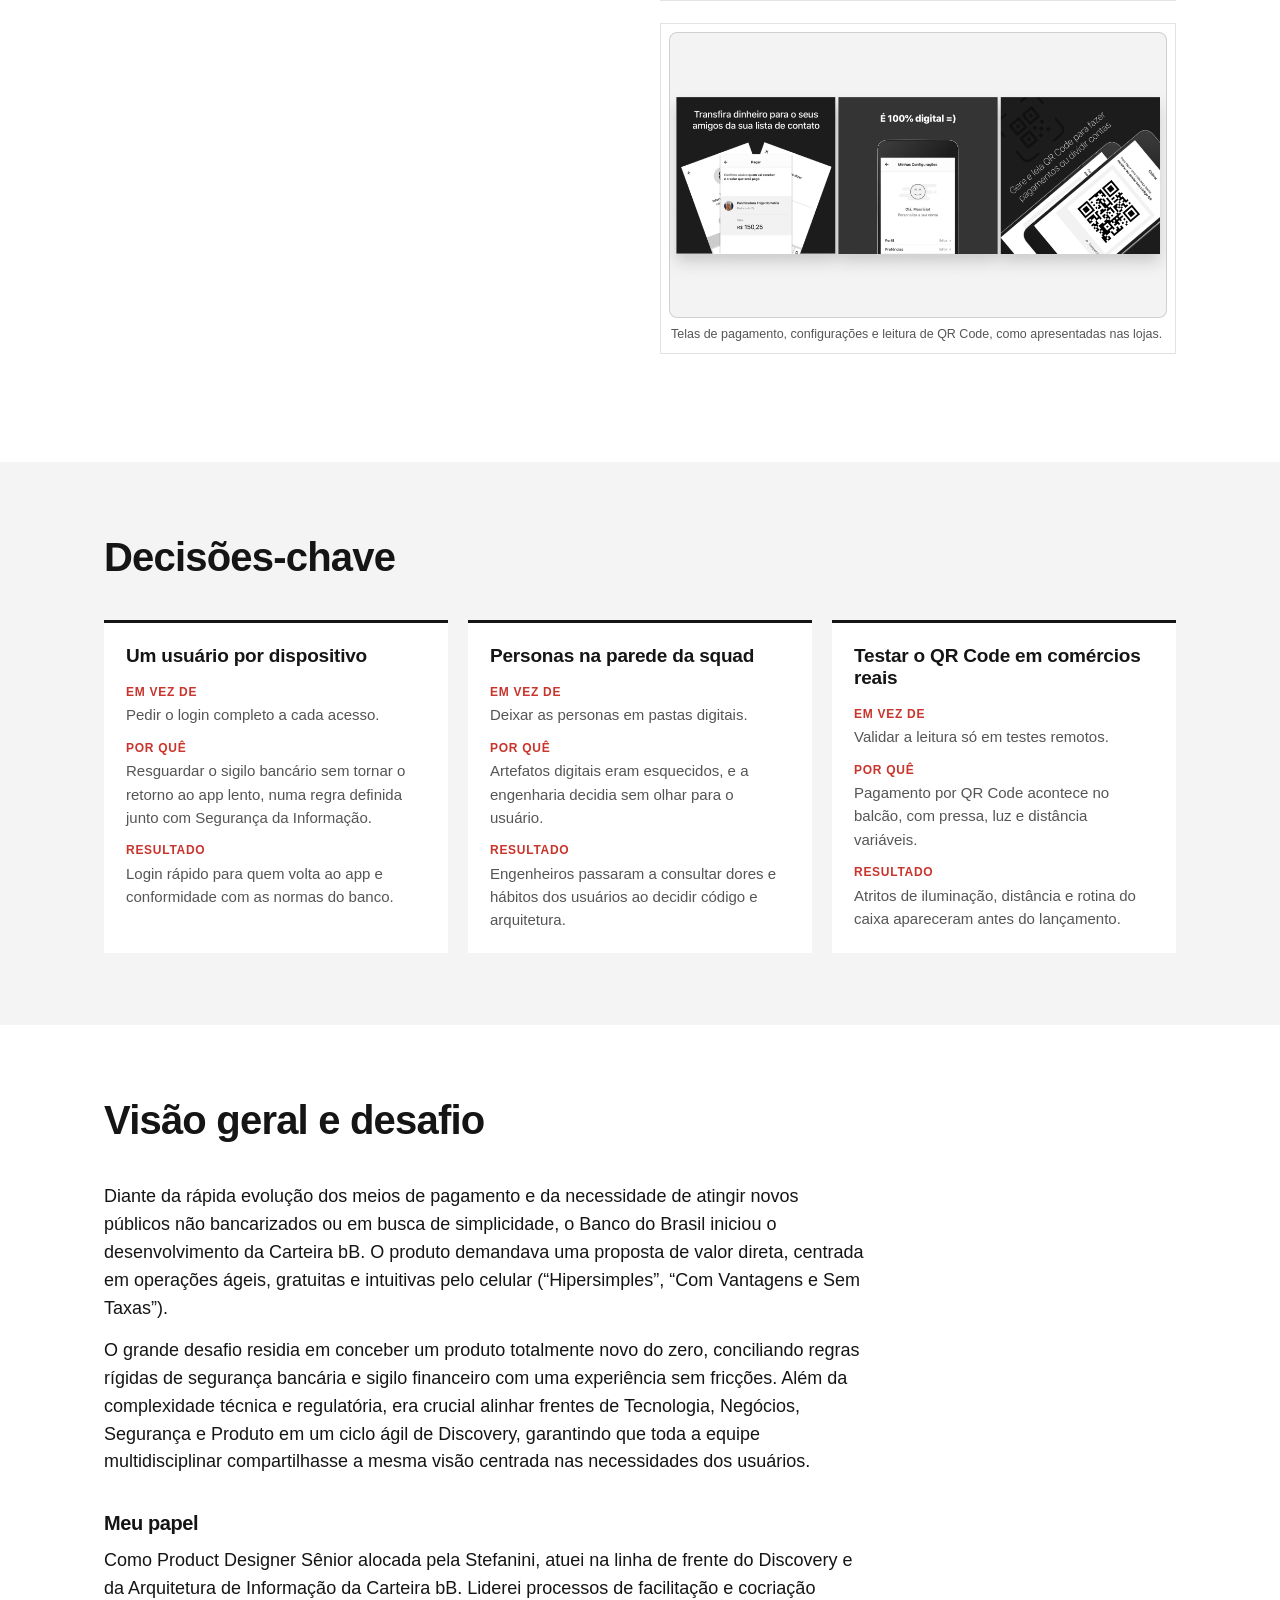
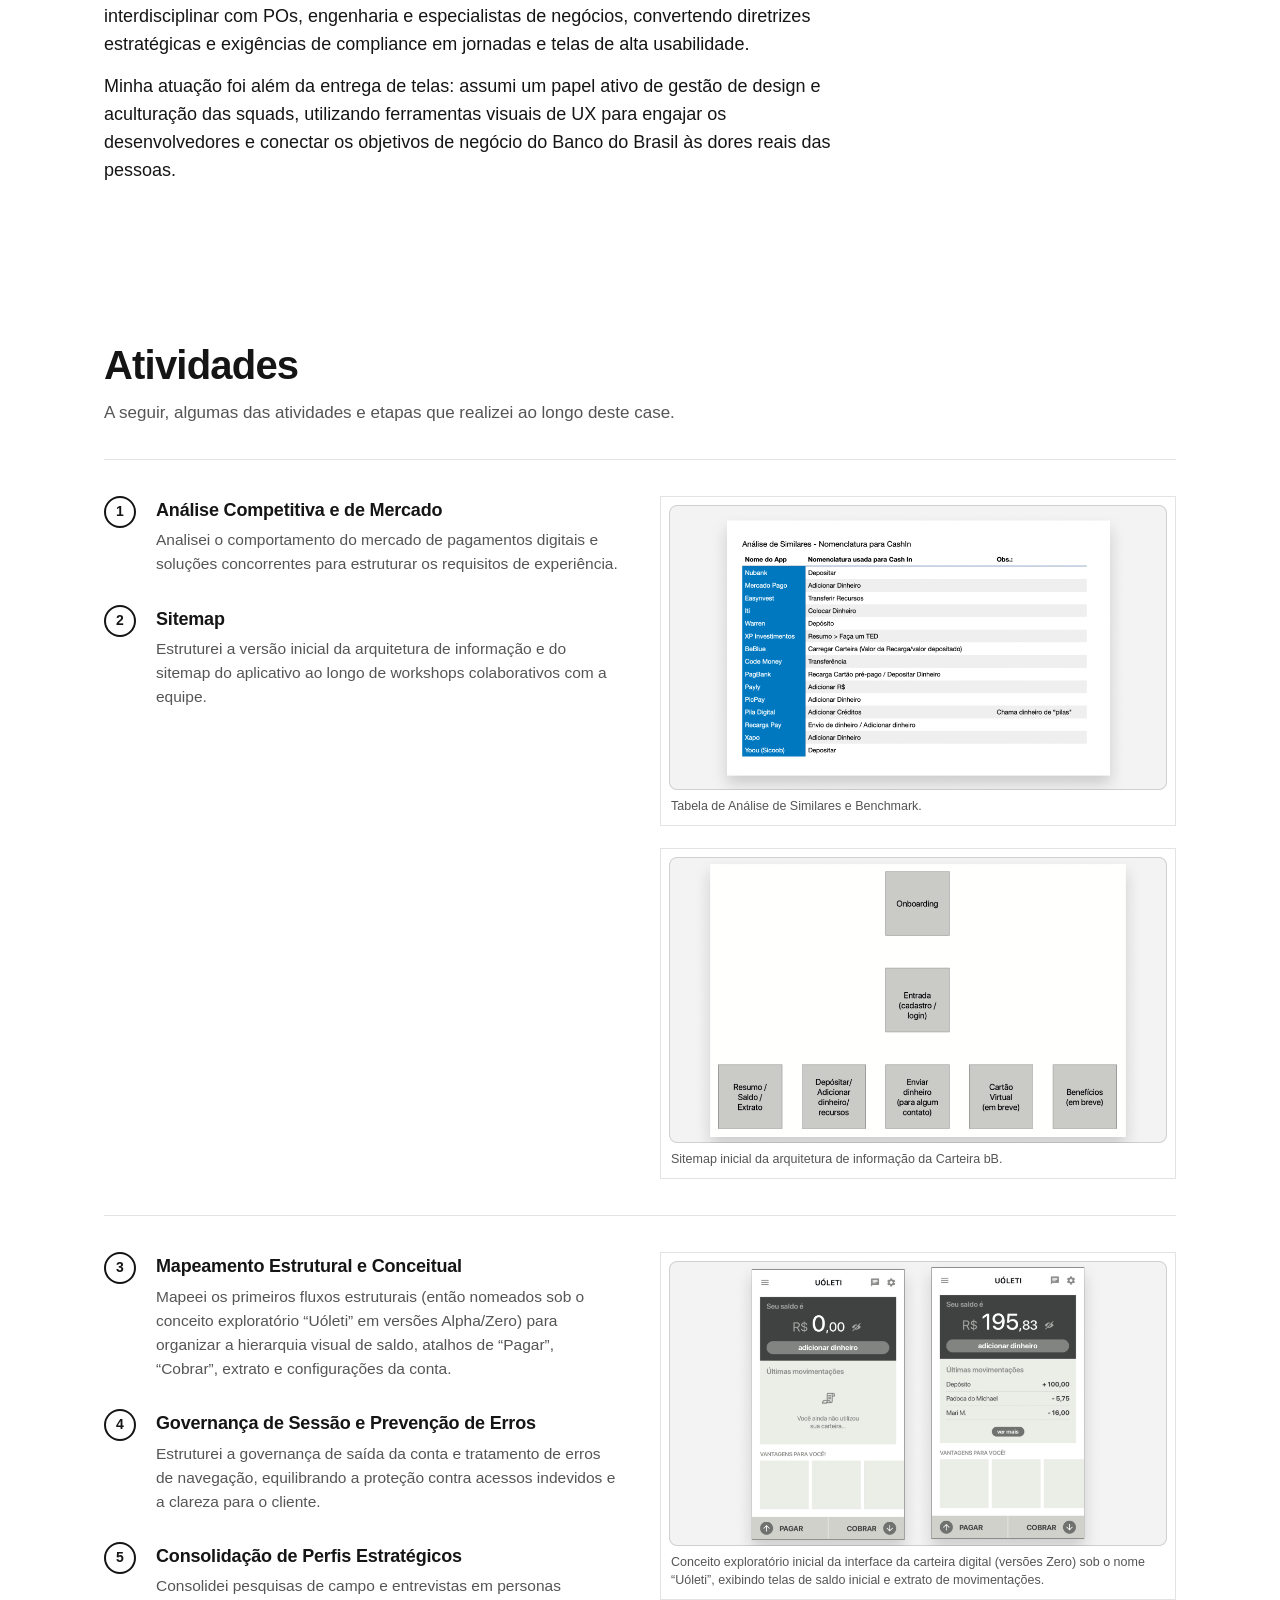
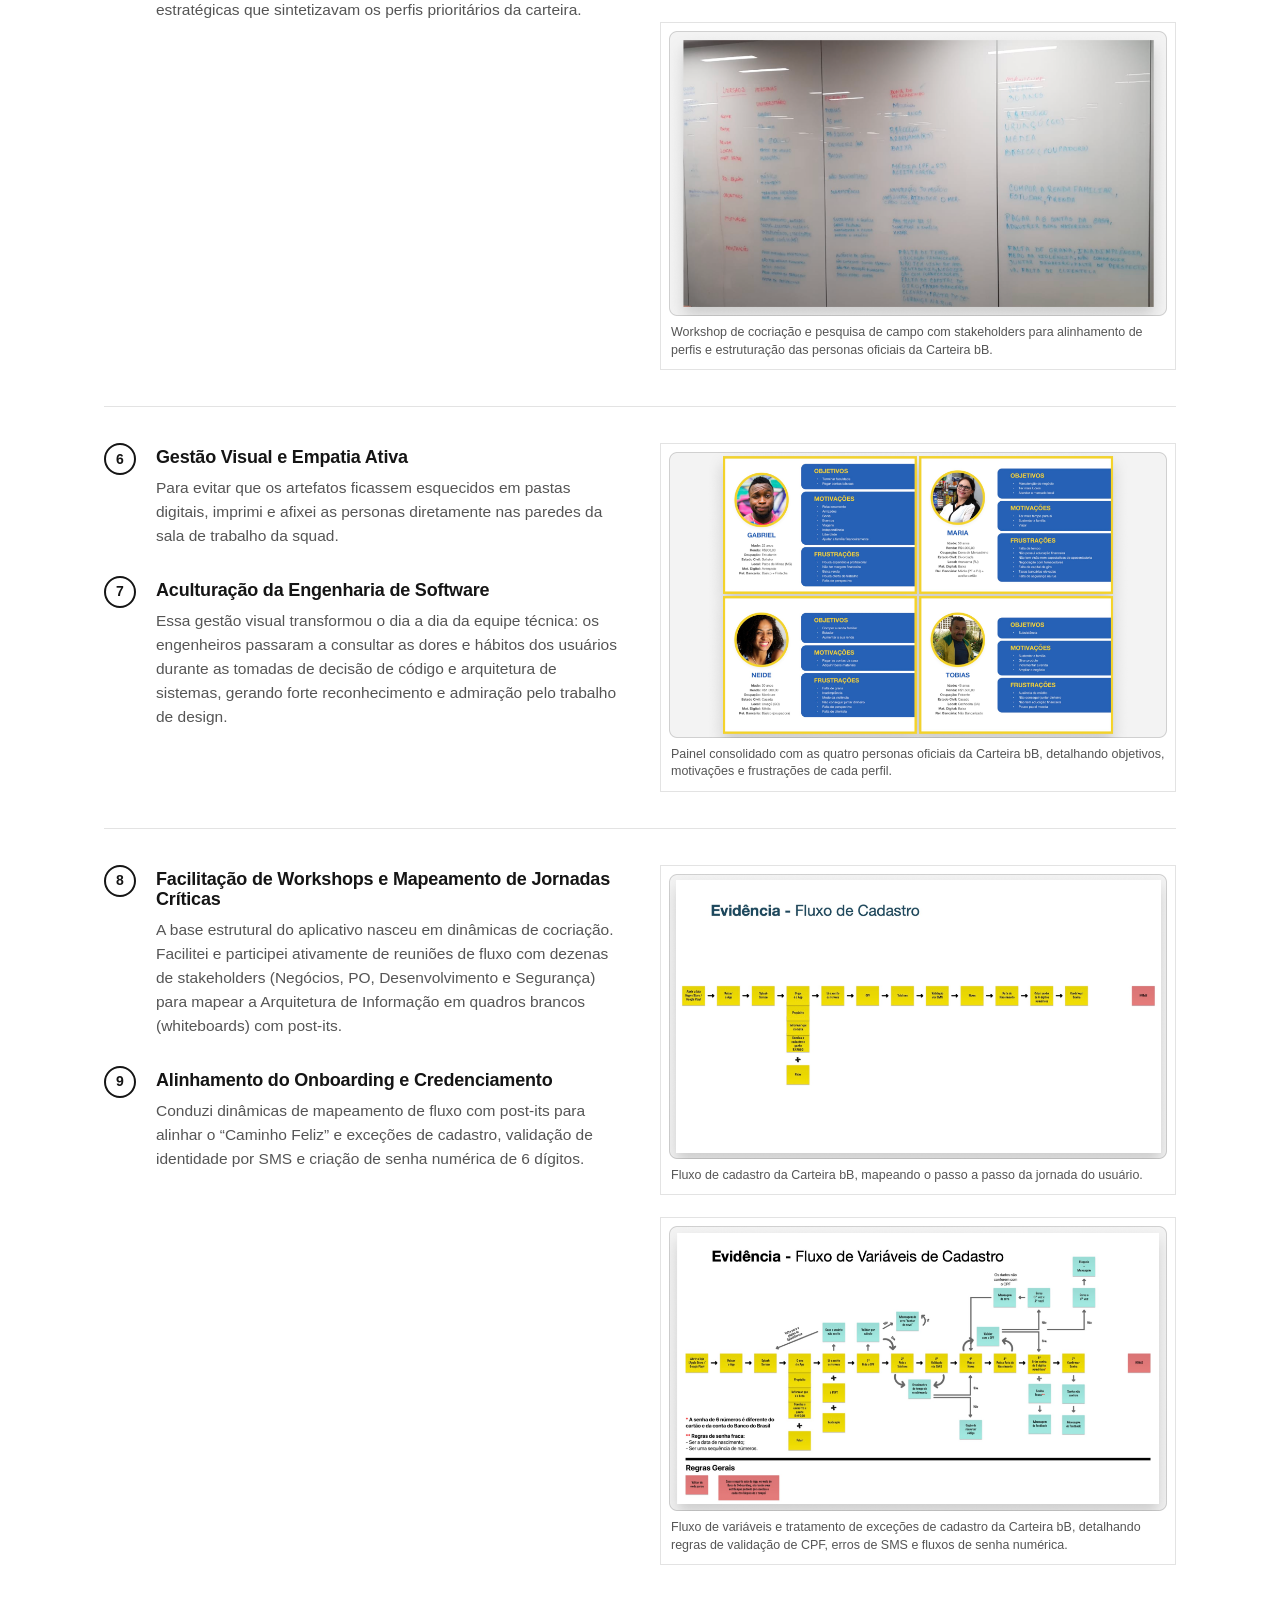
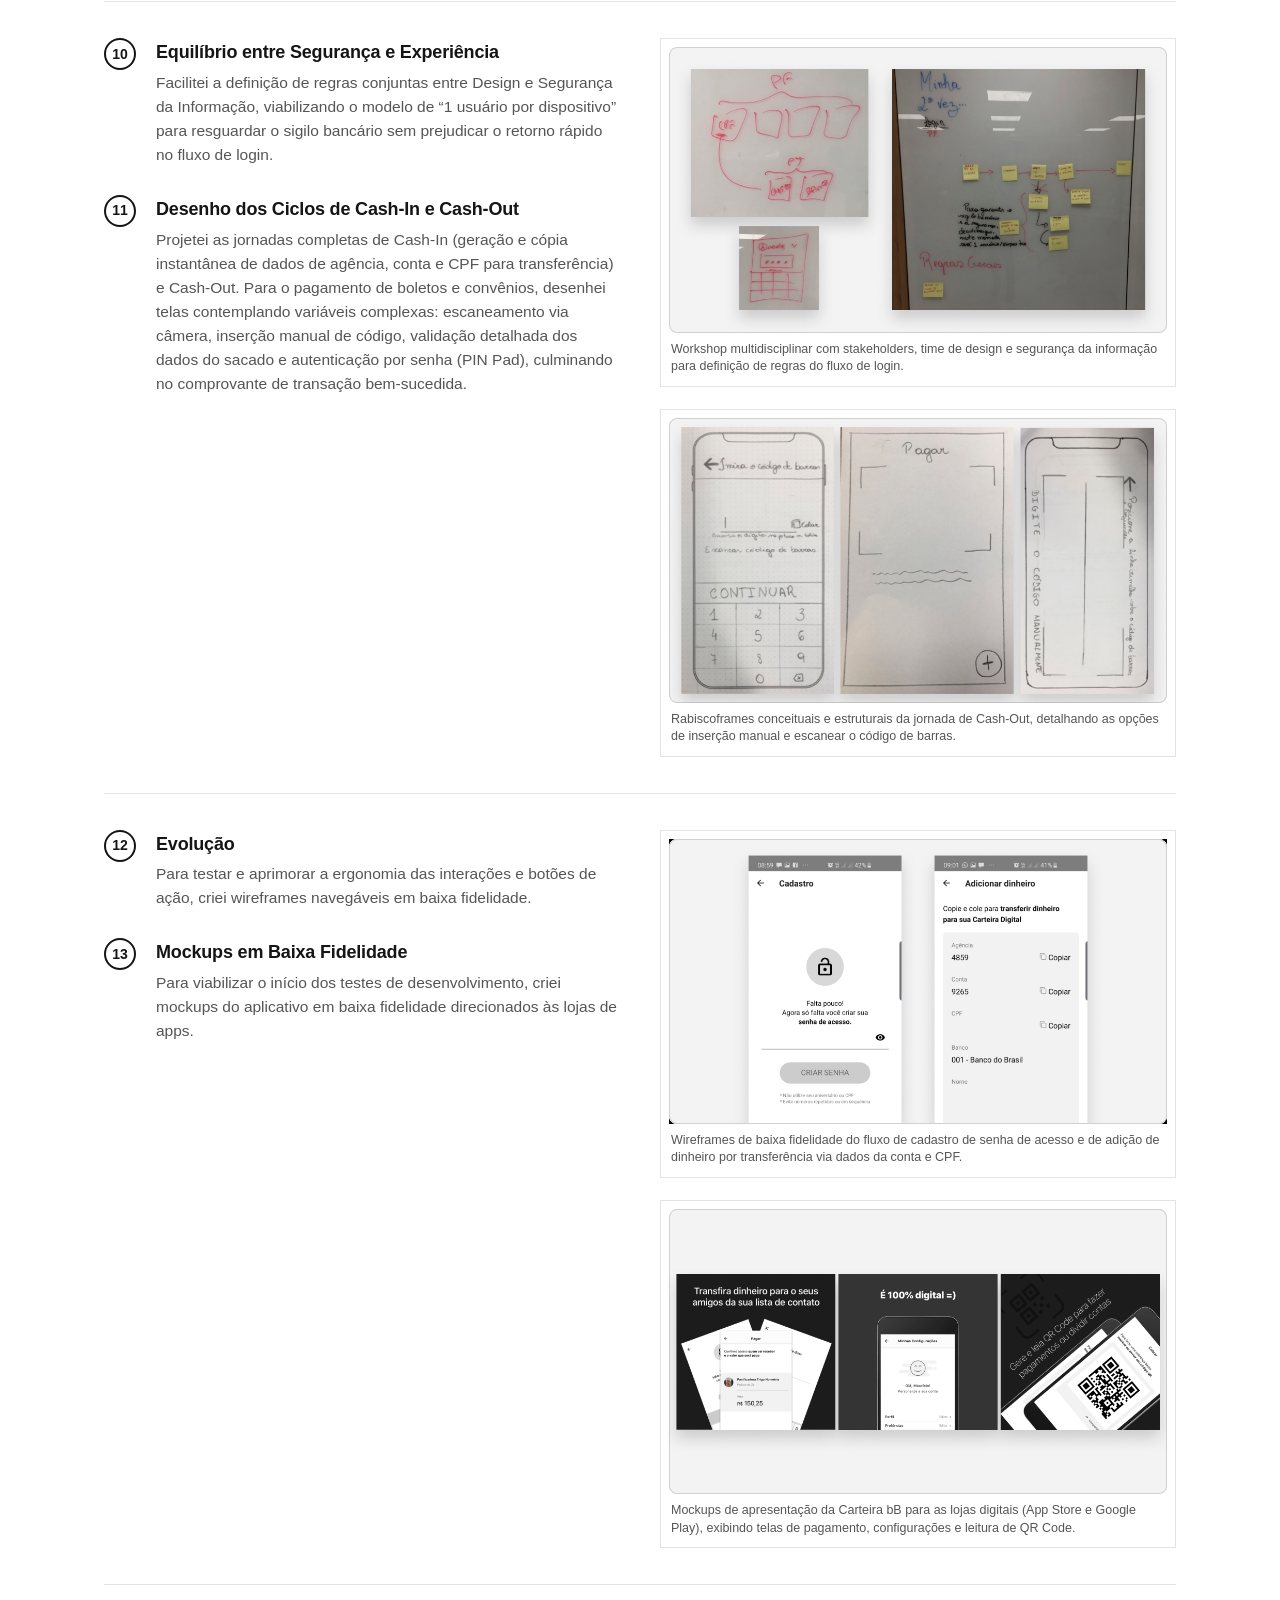
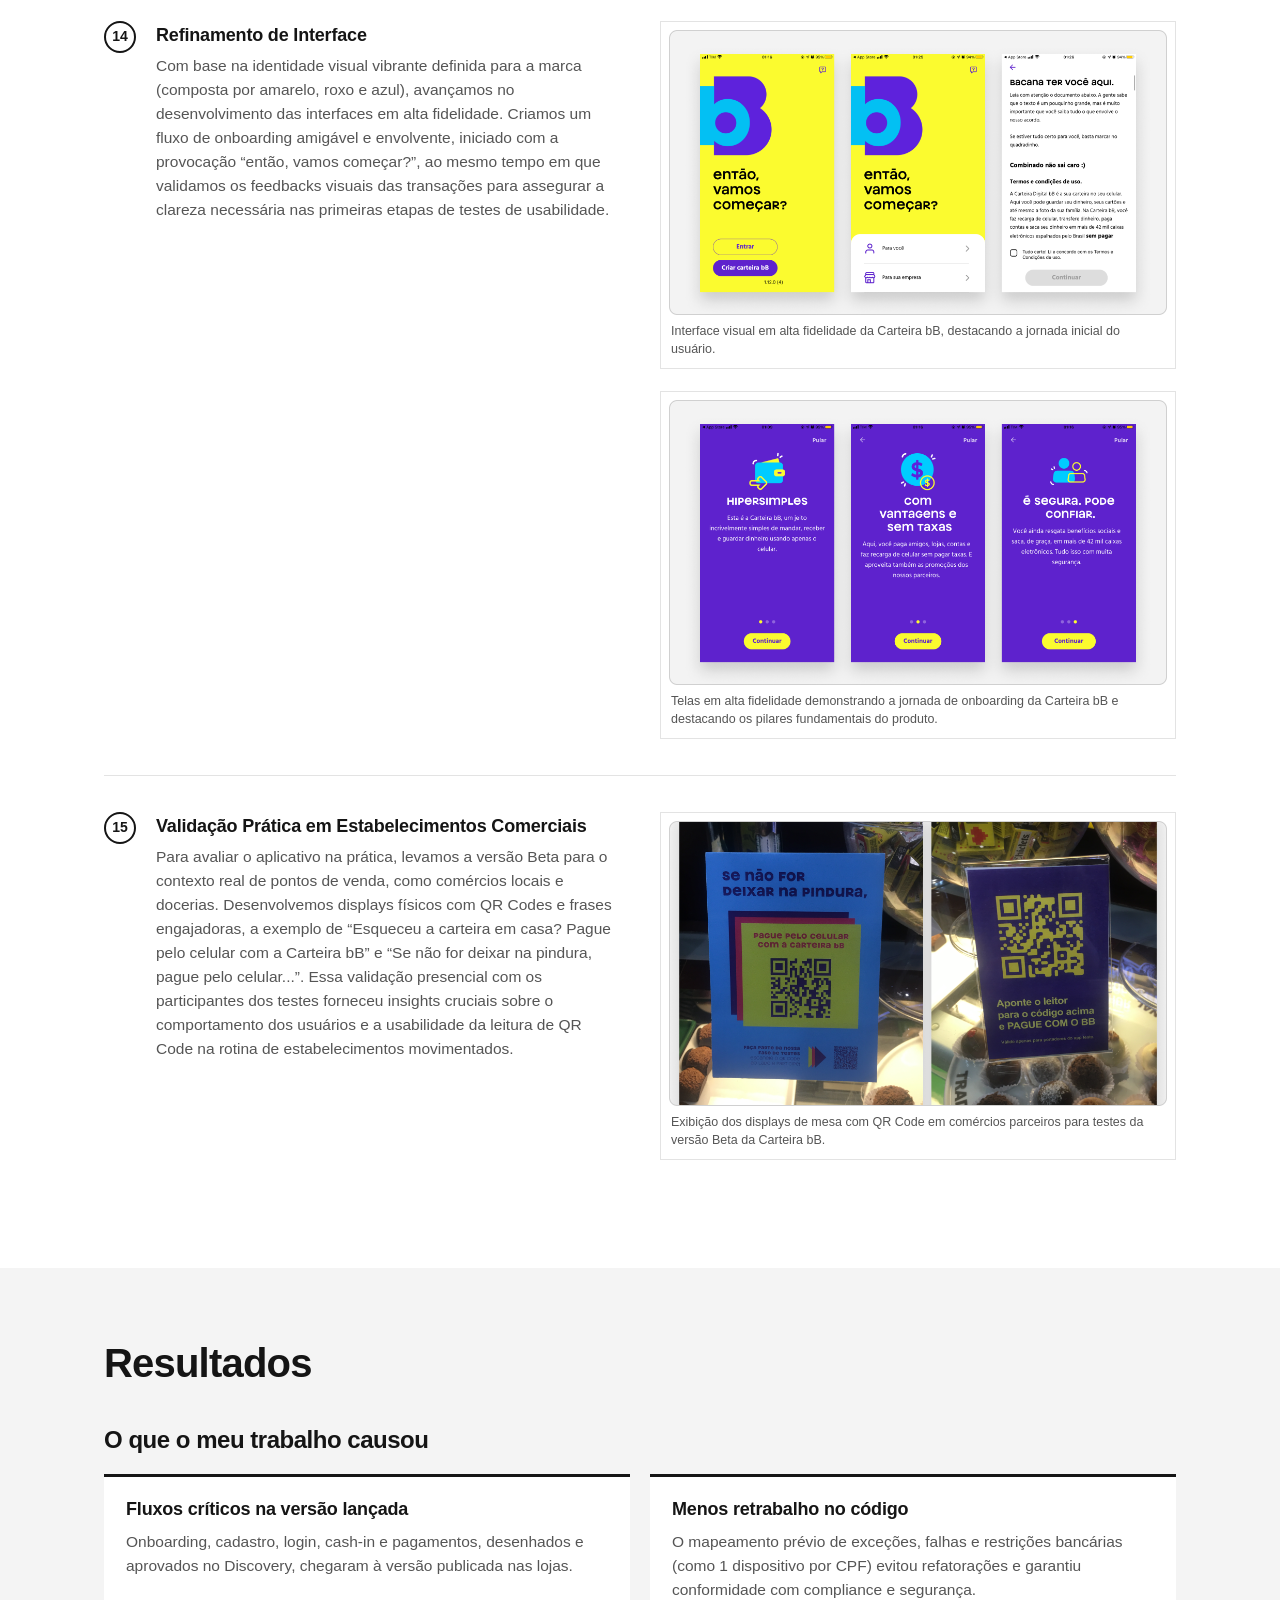
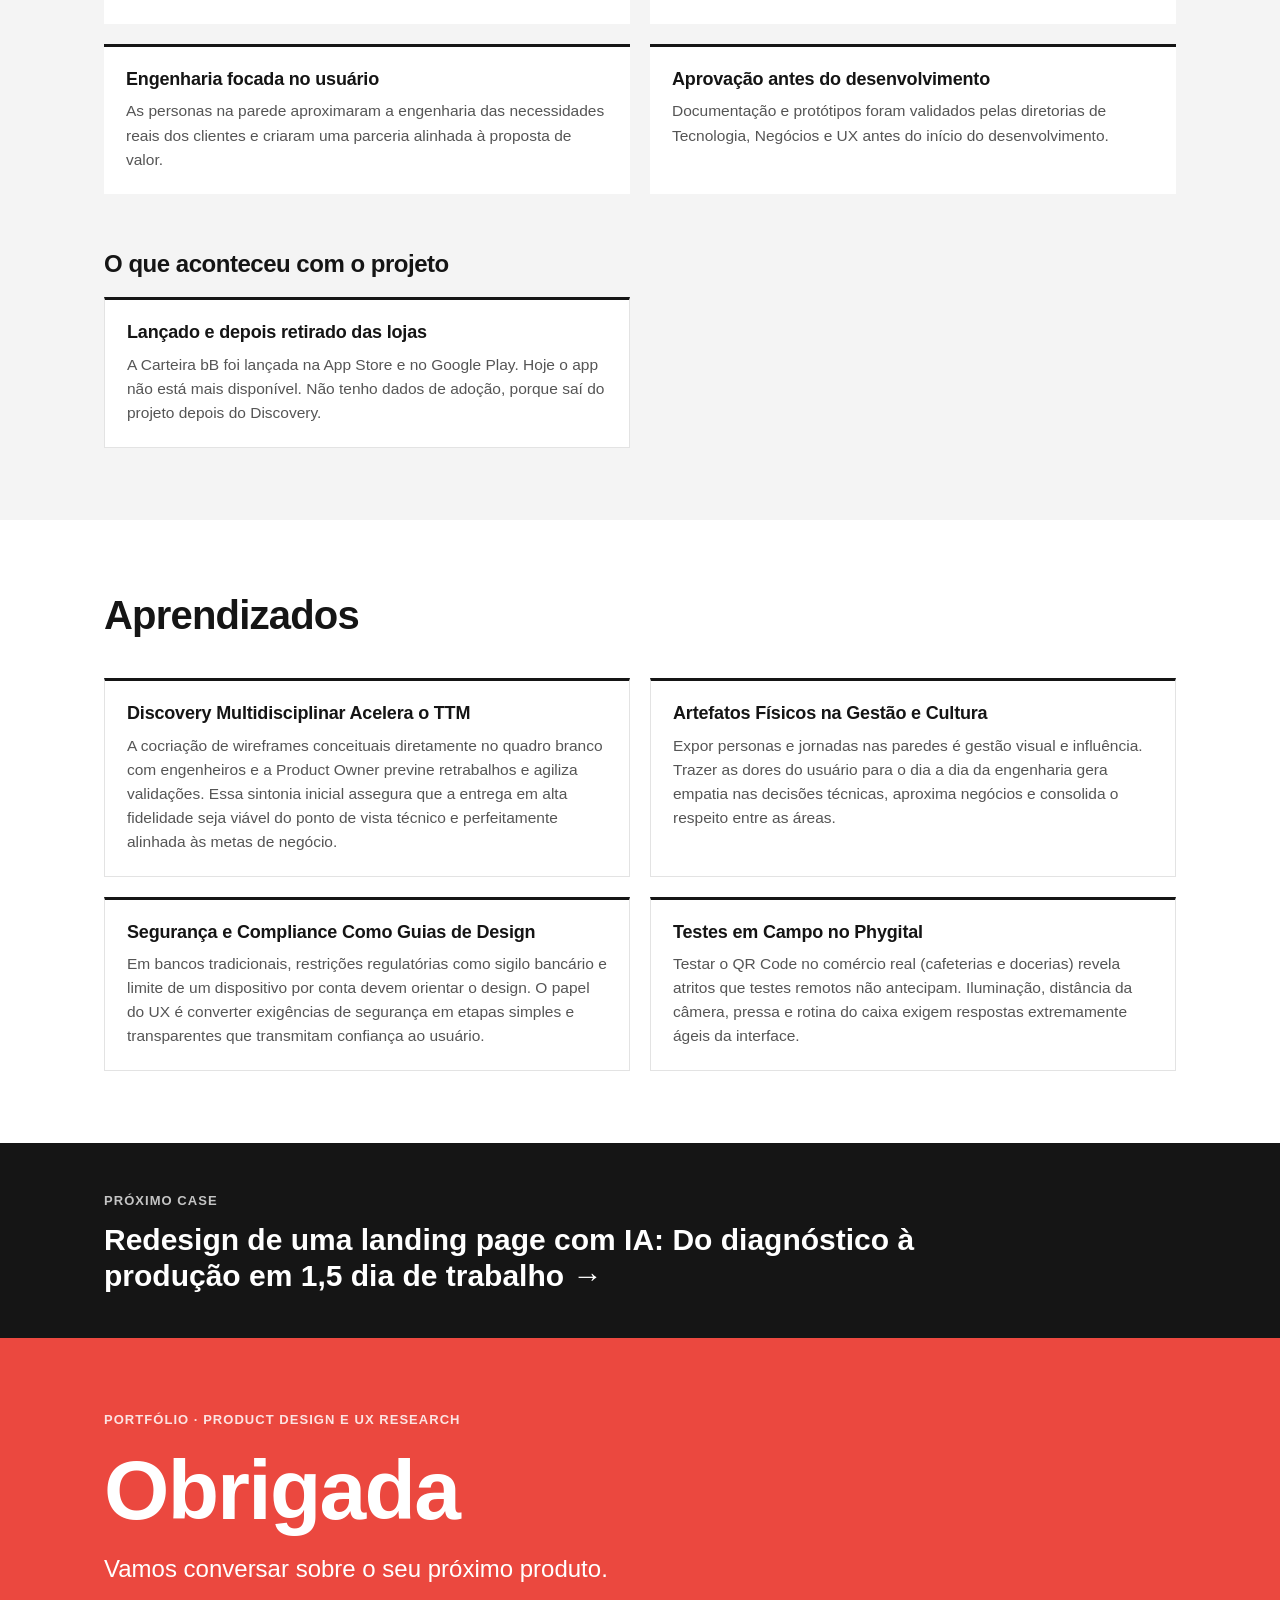
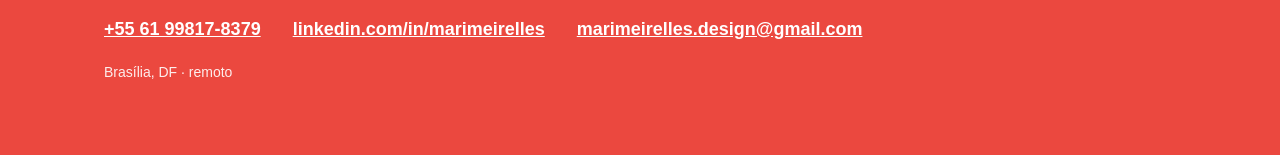
<file: carteira-bb.html>
<!DOCTYPE html>
<html lang="pt-BR">
<head>
<meta charset="utf-8">
<meta name="viewport" content="width=device-width, initial-scale=1">
<title>Design Estratégico em Fintech · Mariana Meirelles</title>
<meta name="description" content="Portfólio de Mariana Meirelles, Product Designer Sênior e UX Researcher: cases de Comfy Cats Hotel, TechBack BB, Glasu!, CertificaMed, Pix e Carteira bB.">
<link rel="canonical" href="https://marimeirelles.github.io/works/carteira-bb.html">
<link rel="alternate" hreflang="pt-BR" href="https://marimeirelles.github.io/works/carteira-bb.html">
<link rel="alternate" hreflang="en" href="https://marimeirelles.github.io/works/en/carteira-bb.html">
<link rel="icon" type="image/png" href="favicon.png">
<link rel="apple-touch-icon" href="favicon.png">
<meta property="og:type" content="website">
<meta property="og:site_name" content="Mariana Meirelles">
<meta property="og:title" content="Design Estratégico em Fintech · Mariana Meirelles">
<meta property="og:description" content="Portfólio de Mariana Meirelles, Product Designer Sênior e UX Researcher: cases de Comfy Cats Hotel, TechBack BB, Glasu!, CertificaMed, Pix e Carteira bB.">
<meta property="og:url" content="https://marimeirelles.github.io/works/carteira-bb.html">
<meta property="og:image" content="https://marimeirelles.github.io/works/img/og-pt.png">
<meta property="og:image:width" content="1200">
<meta property="og:image:height" content="630">
<meta property="og:locale" content="pt_BR">
<meta name="twitter:card" content="summary_large_image">
<meta name="twitter:image" content="https://marimeirelles.github.io/works/img/og-pt.png">
<link rel="stylesheet" href="style.css">
<script src="site.js" defer></script>
<script async src="https://www.googletagmanager.com/gtag/js?id=G-E2VLYBCHG3"></script>
<script>window.dataLayer=window.dataLayer||[];function gtag(){dataLayer.push(arguments);}gtag('js',new Date());gtag('config','G-E2VLYBCHG3');</script>
<script>(function(h,o,t,j,a,r){h.hj=h.hj||function(){(h.hj.q=h.hj.q||[]).push(arguments)};h._hjSettings={hjid:6856077,hjsv:6};a=o.getElementsByTagName('head')[0];r=o.createElement('script');r.async=1;r.src=t+h._hjSettings.hjid+j+h._hjSettings.hjsv;a.appendChild(r);})(window,document,'https://static.hotjar.com/c/hotjar-','.js?sv=');</script>
<script src="analytics.js" defer></script>

</head>
<body>
<a class="skip" href="#main">Pular para o conteúdo</a>
<header class="top"><div class="wrap bar">
<a class="brand" href="index.html">Mariana Meirelles</a>
<nav aria-label="Principal">
<span class="links"><a href="index.html#cases">Cases</a><a href="index.html#como">Como eu trabalho</a><a href="index.html#contato">Contato</a></span>
<details class="mnav"><summary>Menu</summary><div><a href="index.html#cases">Cases</a><a href="index.html#como">Como eu trabalho</a><a href="index.html#contato">Contato</a></div></details>
<span class="lang"><a href="carteira-bb.html" lang="pt" aria-current="true">PT</a><a href="en/carteira-bb.html" lang="en" >EN</a></span>
</nav></div></header>
<main id="main">
<section class="case-hero" id="topo"><div class="wrap">
<p class="crumb"><a href="index.html#cases">← Todos os cases</a></p>
<p class="num">CASE 6 · BANCO DO BRASIL · 2019</p>
<h1>Design Estratégico em Fintech</h1><p class="sub">Como a Concepção da Carteira Digital do BB Conectou Negócios e Engenharia</p>
<ul class="tags"><li>Discovery</li><li>UX Research</li><li>Arquitetura de informação</li><li>Facilitação</li></ul>
<dl class="facts"><div><dt>Função</dt><dd>Product Designer Sênior</dd></div><div><dt>Empresa</dt><dd>Stefanini</dd></div><div><dt>Cliente</dt><dd>Banco do Brasil</dd></div><div><dt>Duração</dt><dd>2 meses</dd></div></dl>
<dl class="metrics"><div><dt>5 fluxos</dt><dd>Críticos, desenhados no Discovery e lançados nas lojas</dd></div><div><dt>2 Meses</dt><dd>Concepção de fluxos e regras de negócio em Discovery</dd></div><div><dt>+10 Áreas</dt><dd>Trabalhando juntas em um mesmo produto</dd></div></dl>
</div></section>
<nav class="toc" aria-label="Nesta página"><div class="wrap"><span class="toc-l">Nesta página</span><a href="#resumo">Resumo</a><a href="#solucao">Solução</a><a href="#decisoes">Decisões</a><a href="#contexto">Contexto</a><a href="#processo">Processo</a><a href="#resultados">Resultados</a><a href="#aprendizados">Aprendizados</a></div></nav>
<section class="tldr" id="resumo"><div class="wrap"><h2>Resumo em 30 segundos</h2><div class="tldr-grid"><div><h3>Problema</h3><p>O BB precisava conceber do zero uma carteira digital simples para novos públicos, conciliando segurança bancária e experiência sem fricção, com mais de 10 áreas envolvidas.</p></div><div><h3>O que fiz</h3><p>Conduzi o Discovery e a arquitetura de informação: facilitei workshops, consolidei personas, mapeei os fluxos de cadastro, login, cash-in e pagamentos e levei a versão Beta para testes em comércios.</p></div><div><h3>Resultado</h3><p>Os cinco fluxos críticos que desenhei (onboarding, cadastro, login, cash-in e pagamentos) chegaram à versão lançada nas lojas, com as exceções e as regras de segurança resolvidas antes do código.</p></div></div></div></section>
<section class="sec sol" id="solucao"><div class="wrap"><h2>A solução</h2><p class="subt">Uma carteira digital para pagar e receber pelo celular, sem taxas</p><div class="block first"><div class="prose"><p>A Carteira bB permitia abrir uma conta só com CPF e SMS, entrar com senha de 6 dígitos, adicionar dinheiro por transferência e pagar boletos e QR Codes pela câmera.</p><p>Os fluxos que desenhei no Discovery chegaram à versão lançada na App Store e no Google Play. Hoje o app não está mais disponível nas lojas.</p></div><div class="figs"><figure><a class="zoom" href="img/carteira-layout-onboarding.png" data-cap="Interface em alta fidelidade da Carteira bB, com a jornada inicial do usuário." aria-label="Abrir imagem ampliada"><img src="img/carteira-layout-onboarding.png" alt="Interface em alta fidelidade da Carteira bB, com a jornada inicial do usuário." loading="lazy" width="964" height="552"></a><figcaption>Interface em alta fidelidade da Carteira bB, com a jornada inicial do usuário.</figcaption></figure><figure><a class="zoom" href="img/carteira-mockups-lojas.png" data-cap="Telas de pagamento, configurações e leitura de QR Code, como apresentadas nas lojas." aria-label="Abrir imagem ampliada"><img src="img/carteira-mockups-lojas.png" alt="Telas de pagamento, configurações e leitura de QR Code, como apresentadas nas lojas." loading="lazy" width="964" height="552"></a><figcaption>Telas de pagamento, configurações e leitura de QR Code, como apresentadas nas lojas.</figcaption></figure></div></div></div></section>
<section class="sec gray" id="decisoes"><div class="wrap"><h2>Decisões-chave</h2><div class="grid3"><div class="card dec"><h3>Um usuário por dispositivo</h3><dl><div><dt>Em vez de</dt><dd>Pedir o login completo a cada acesso.</dd></div><div><dt>Por quê</dt><dd>Resguardar o sigilo bancário sem tornar o retorno ao app lento, numa regra definida junto com Segurança da Informação.</dd></div><div><dt>Resultado</dt><dd>Login rápido para quem volta ao app e conformidade com as normas do banco.</dd></div></dl></div><div class="card dec"><h3>Personas na parede da squad</h3><dl><div><dt>Em vez de</dt><dd>Deixar as personas em pastas digitais.</dd></div><div><dt>Por quê</dt><dd>Artefatos digitais eram esquecidos, e a engenharia decidia sem olhar para o usuário.</dd></div><div><dt>Resultado</dt><dd>Engenheiros passaram a consultar dores e hábitos dos usuários ao decidir código e arquitetura.</dd></div></dl></div><div class="card dec"><h3>Testar o QR Code em comércios reais</h3><dl><div><dt>Em vez de</dt><dd>Validar a leitura só em testes remotos.</dd></div><div><dt>Por quê</dt><dd>Pagamento por QR Code acontece no balcão, com pressa, luz e distância variáveis.</dd></div><div><dt>Resultado</dt><dd>Atritos de iluminação, distância e rotina do caixa apareceram antes do lançamento.</dd></div></dl></div></div></div></section>
<section class="sec" id="contexto"><div class="wrap"><div class="prose narrow"><h2>Visão geral e desafio</h2><p>Diante da rápida evolução dos meios de pagamento e da necessidade de atingir novos públicos não bancarizados ou em busca de simplicidade, o Banco do Brasil iniciou o desenvolvimento da Carteira bB. O produto demandava uma proposta de valor direta, centrada em operações ágeis, gratuitas e intuitivas pelo celular (“Hipersimples”, “Com Vantagens e Sem Taxas”).</p><p>O grande desafio residia em conceber um produto totalmente novo do zero, conciliando regras rígidas de segurança bancária e sigilo financeiro com uma experiência sem fricções. Além da complexidade técnica e regulatória, era crucial alinhar frentes de Tecnologia, Negócios, Segurança e Produto em um ciclo ágil de Discovery, garantindo que toda a equipe multidisciplinar compartilhasse a mesma visão centrada nas necessidades dos usuários.</p>
<h3>Meu papel</h3><p>Como Product Designer Sênior alocada pela Stefanini, atuei na linha de frente do Discovery e da Arquitetura de Informação da Carteira bB. Liderei processos de facilitação e cocriação interdisciplinar com POs, engenharia e especialistas de negócios, convertendo diretrizes estratégicas e exigências de compliance em jornadas e telas de alta usabilidade.</p><p>Minha atuação foi além da entrega de telas: assumi um papel ativo de gestão de design e aculturação das squads, utilizando ferramentas visuais de UX para engajar os desenvolvedores e conectar os objetivos de negócio do Banco do Brasil às dores reais das pessoas.</p></div></div></section>
<section class="sec" id="processo"><div class="wrap"><h2>Atividades</h2><p class="hint">A seguir, algumas das atividades e etapas que realizei ao longo deste case.</p><div class="block"><ol class="acts"><li><span class="n" aria-hidden="true">1</span><div><h3>Análise Competitiva e de Mercado</h3><div class="txt">Analisei o comportamento do mercado de pagamentos digitais e soluções concorrentes para estruturar os requisitos de experiência.</div></div></li><li><span class="n" aria-hidden="true">2</span><div><h3>Sitemap</h3><div class="txt">Estruturei a versão inicial da arquitetura de informação e do sitemap do aplicativo ao longo de workshops colaborativos com a equipe.</div></div></li></ol><div class="figs"><figure><a class="zoom" href="img/carteira-analise-de-similares.png" data-cap="Tabela de Análise de Similares e Benchmark." aria-label="Abrir imagem ampliada"><img src="img/carteira-analise-de-similares.png" alt="Tabela de Análise de Similares e Benchmark." loading="lazy" width="964" height="552"></a><figcaption>Tabela de Análise de Similares e Benchmark.</figcaption></figure><figure><a class="zoom" href="img/carteira-sitemap.png" data-cap="Sitemap inicial da arquitetura de informação da Carteira bB." aria-label="Abrir imagem ampliada"><img src="img/carteira-sitemap.png" alt="Sitemap inicial da arquitetura de informação da Carteira bB." loading="lazy" width="964" height="552"></a><figcaption>Sitemap inicial da arquitetura de informação da Carteira bB.</figcaption></figure></div></div><div class="block"><ol class="acts"><li><span class="n" aria-hidden="true">3</span><div><h3>Mapeamento Estrutural e Conceitual</h3><div class="txt">Mapeei os primeiros fluxos estruturais (então nomeados sob o conceito exploratório “Uóleti” em versões Alpha/Zero) para organizar a hierarquia visual de saldo, atalhos de “Pagar”, “Cobrar”, extrato e configurações da conta.</div></div></li><li><span class="n" aria-hidden="true">4</span><div><h3>Governança de Sessão e Prevenção de Erros</h3><div class="txt">Estruturei a governança de saída da conta e tratamento de erros de navegação, equilibrando a proteção contra acessos indevidos e a clareza para o cliente.</div></div></li><li><span class="n" aria-hidden="true">5</span><div><h3>Consolidação de Perfis Estratégicos</h3><div class="txt">Consolidei pesquisas de campo e entrevistas em personas estratégicas que sintetizavam os perfis prioritários da carteira.</div></div></li></ol><div class="figs"><figure><a class="zoom" href="img/carteira-conceito-uoleti.png" data-cap="Conceito exploratório inicial da interface da carteira digital (versões Zero) sob o nome “Uóleti”, exibindo telas de saldo inicial e extrato de movimentações." aria-label="Abrir imagem ampliada"><img src="img/carteira-conceito-uoleti.png" alt="Conceito exploratório inicial da interface da carteira digital (versões Zero) sob o nome “Uóleti”, exibindo telas de saldo inicial e extrato de movimentações." loading="lazy" width="964" height="552"></a><figcaption>Conceito exploratório inicial da interface da carteira digital (versões Zero) sob o nome “Uóleti”, exibindo telas de saldo inicial e extrato de movimentações.</figcaption></figure><figure><a class="zoom" href="img/carteira-workshop-de-persona.png" data-cap="Workshop de cocriação e pesquisa de campo com stakeholders para alinhamento de perfis e estruturação das personas oficiais da Carteira bB." aria-label="Abrir imagem ampliada"><img src="img/carteira-workshop-de-persona.png" alt="Workshop de cocriação e pesquisa de campo com stakeholders para alinhamento de perfis e estruturação das personas oficiais da Carteira bB." loading="lazy" width="964" height="552"></a><figcaption>Workshop de cocriação e pesquisa de campo com stakeholders para alinhamento de perfis e estruturação das personas oficiais da Carteira bB.</figcaption></figure></div></div><div class="block"><ol class="acts"><li><span class="n" aria-hidden="true">6</span><div><h3>Gestão Visual e Empatia Ativa</h3><div class="txt">Para evitar que os artefatos ficassem esquecidos em pastas digitais, imprimi e afixei as personas diretamente nas paredes da sala de trabalho da squad.</div></div></li><li><span class="n" aria-hidden="true">7</span><div><h3>Aculturação da Engenharia de Software</h3><div class="txt">Essa gestão visual transformou o dia a dia da equipe técnica: os engenheiros passaram a consultar as dores e hábitos dos usuários durante as tomadas de decisão de código e arquitetura de sistemas, gerando forte reconhecimento e admiração pelo trabalho de design.</div></div></li></ol><div class="figs"><figure><a class="zoom" href="img/carteira-personas.png" data-cap="Painel consolidado com as quatro personas oficiais da Carteira bB, detalhando objetivos, motivações e frustrações de cada perfil." aria-label="Abrir imagem ampliada"><img src="img/carteira-personas.png" alt="Painel consolidado com as quatro personas oficiais da Carteira bB, detalhando objetivos, motivações e frustrações de cada perfil." loading="lazy" width="964" height="552"></a><figcaption>Painel consolidado com as quatro personas oficiais da Carteira bB, detalhando objetivos, motivações e frustrações de cada perfil.</figcaption></figure></div></div><div class="block"><ol class="acts"><li><span class="n" aria-hidden="true">8</span><div><h3>Facilitação de Workshops e Mapeamento de Jornadas Críticas</h3><div class="txt">A base estrutural do aplicativo nasceu em dinâmicas de cocriação. Facilitei e participei ativamente de reuniões de fluxo com dezenas de stakeholders (Negócios, PO, Desenvolvimento e Segurança) para mapear a Arquitetura de Informação em quadros brancos (whiteboards) com post-its.</div></div></li><li><span class="n" aria-hidden="true">9</span><div><h3>Alinhamento do Onboarding e Credenciamento</h3><div class="txt">Conduzi dinâmicas de mapeamento de fluxo com post-its para alinhar o “Caminho Feliz” e exceções de cadastro, validação de identidade por SMS e criação de senha numérica de 6 dígitos.</div></div></li></ol><div class="figs"><figure><a class="zoom" href="img/carteira-fluxo-de-cadastro.png" data-cap="Fluxo de cadastro da Carteira bB, mapeando o passo a passo da jornada do usuário." aria-label="Abrir imagem ampliada"><img src="img/carteira-fluxo-de-cadastro.png" alt="Fluxo de cadastro da Carteira bB, mapeando o passo a passo da jornada do usuário." loading="lazy" width="964" height="552"></a><figcaption>Fluxo de cadastro da Carteira bB, mapeando o passo a passo da jornada do usuário.</figcaption></figure><figure><a class="zoom" href="img/carteira-fluxo-variaveis-de-cadastro.png" data-cap="Fluxo de variáveis e tratamento de exceções de cadastro da Carteira bB, detalhando regras de validação de CPF, erros de SMS e fluxos de senha numérica." aria-label="Abrir imagem ampliada"><img src="img/carteira-fluxo-variaveis-de-cadastro.png" alt="Fluxo de variáveis e tratamento de exceções de cadastro da Carteira bB, detalhando regras de validação de CPF, erros de SMS e fluxos de senha numérica." loading="lazy" width="964" height="552"></a><figcaption>Fluxo de variáveis e tratamento de exceções de cadastro da Carteira bB, detalhando regras de validação de CPF, erros de SMS e fluxos de senha numérica.</figcaption></figure></div></div><div class="block"><ol class="acts"><li><span class="n" aria-hidden="true">10</span><div><h3>Equilíbrio entre Segurança e Experiência</h3><div class="txt">Facilitei a definição de regras conjuntas entre Design e Segurança da Informação, viabilizando o modelo de “1 usuário por dispositivo” para resguardar o sigilo bancário sem prejudicar o retorno rápido no fluxo de login.</div></div></li><li><span class="n" aria-hidden="true">11</span><div><h3>Desenho dos Ciclos de Cash-In e Cash-Out</h3><div class="txt">Projetei as jornadas completas de Cash-In (geração e cópia instantânea de dados de agência, conta e CPF para transferência) e Cash-Out. Para o pagamento de boletos e convênios, desenhei telas contemplando variáveis complexas: escaneamento via câmera, inserção manual de código, validação detalhada dos dados do sacado e autenticação por senha (PIN Pad), culminando no comprovante de transação bem-sucedida.</div></div></li></ol><div class="figs"><figure><a class="zoom" href="img/carteira-workshop-fluxo-de-login.png" data-cap="Workshop multidisciplinar com stakeholders, time de design e segurança da informação para definição de regras do fluxo de login." aria-label="Abrir imagem ampliada"><img src="img/carteira-workshop-fluxo-de-login.png" alt="Workshop multidisciplinar com stakeholders, time de design e segurança da informação para definição de regras do fluxo de login." loading="lazy" width="964" height="552"></a><figcaption>Workshop multidisciplinar com stakeholders, time de design e segurança da informação para definição de regras do fluxo de login.</figcaption></figure><figure><a class="zoom" href="img/carteira-rabiscoframes.png" data-cap="Rabiscoframes conceituais e estruturais da jornada de Cash-Out, detalhando as opções de inserção manual e escanear o código de barras." aria-label="Abrir imagem ampliada"><img src="img/carteira-rabiscoframes.png" alt="Rabiscoframes conceituais e estruturais da jornada de Cash-Out, detalhando as opções de inserção manual e escanear o código de barras." loading="lazy" width="964" height="552"></a><figcaption>Rabiscoframes conceituais e estruturais da jornada de Cash-Out, detalhando as opções de inserção manual e escanear o código de barras.</figcaption></figure></div></div><div class="block"><ol class="acts"><li><span class="n" aria-hidden="true">12</span><div><h3>Evolução</h3><div class="txt">Para testar e aprimorar a ergonomia das interações e botões de ação, criei wireframes navegáveis em baixa fidelidade.</div></div></li><li><span class="n" aria-hidden="true">13</span><div><h3>Mockups em Baixa Fidelidade</h3><div class="txt">Para viabilizar o início dos testes de desenvolvimento, criei mockups do aplicativo em baixa fidelidade direcionados às lojas de apps.</div></div></li></ol><div class="figs"><figure><a class="zoom" href="img/carteira-wireframes.png" data-cap="Wireframes de baixa fidelidade do fluxo de cadastro de senha de acesso e de adição de dinheiro por transferência via dados da conta e CPF." aria-label="Abrir imagem ampliada"><img src="img/carteira-wireframes.png" alt="Wireframes de baixa fidelidade do fluxo de cadastro de senha de acesso e de adição de dinheiro por transferência via dados da conta e CPF." loading="lazy" width="964" height="552"></a><figcaption>Wireframes de baixa fidelidade do fluxo de cadastro de senha de acesso e de adição de dinheiro por transferência via dados da conta e CPF.</figcaption></figure><figure><a class="zoom" href="img/carteira-mockups-lojas.png" data-cap="Mockups de apresentação da Carteira bB para as lojas digitais (App Store e Google Play), exibindo telas de pagamento, configurações e leitura de QR Code." aria-label="Abrir imagem ampliada"><img src="img/carteira-mockups-lojas.png" alt="Mockups de apresentação da Carteira bB para as lojas digitais (App Store e Google Play), exibindo telas de pagamento, configurações e leitura de QR Code." loading="lazy" width="964" height="552"></a><figcaption>Mockups de apresentação da Carteira bB para as lojas digitais (App Store e Google Play), exibindo telas de pagamento, configurações e leitura de QR Code.</figcaption></figure></div></div><div class="block"><ol class="acts"><li><span class="n" aria-hidden="true">14</span><div><h3>Refinamento de Interface</h3><div class="txt">Com base na identidade visual vibrante definida para a marca (composta por amarelo, roxo e azul), avançamos no desenvolvimento das interfaces em alta fidelidade. Criamos um fluxo de onboarding amigável e envolvente, iniciado com a provocação “então, vamos começar?”, ao mesmo tempo em que validamos os feedbacks visuais das transações para assegurar a clareza necessária nas primeiras etapas de testes de usabilidade.</div></div></li></ol><div class="figs"><figure><a class="zoom" href="img/carteira-layout-onboarding.png" data-cap="Interface visual em alta fidelidade da Carteira bB, destacando a jornada inicial do usuário." aria-label="Abrir imagem ampliada"><img src="img/carteira-layout-onboarding.png" alt="Interface visual em alta fidelidade da Carteira bB, destacando a jornada inicial do usuário." loading="lazy" width="964" height="552"></a><figcaption>Interface visual em alta fidelidade da Carteira bB, destacando a jornada inicial do usuário.</figcaption></figure><figure><a class="zoom" href="img/carteira-layout-pilares.png" data-cap="Telas em alta fidelidade demonstrando a jornada de onboarding da Carteira bB e destacando os pilares fundamentais do produto." aria-label="Abrir imagem ampliada"><img src="img/carteira-layout-pilares.png" alt="Telas em alta fidelidade demonstrando a jornada de onboarding da Carteira bB e destacando os pilares fundamentais do produto." loading="lazy" width="964" height="552"></a><figcaption>Telas em alta fidelidade demonstrando a jornada de onboarding da Carteira bB e destacando os pilares fundamentais do produto.</figcaption></figure></div></div><div class="block"><ol class="acts"><li><span class="n" aria-hidden="true">15</span><div><h3>Validação Prática em Estabelecimentos Comerciais</h3><div class="txt">Para avaliar o aplicativo na prática, levamos a versão Beta para o contexto real de pontos de venda, como comércios locais e docerias. Desenvolvemos displays físicos com QR Codes e frases engajadoras, a exemplo de “Esqueceu a carteira em casa? Pague pelo celular com a Carteira bB” e “Se não for deixar na pindura, pague pelo celular...”. Essa validação presencial com os participantes dos testes forneceu insights cruciais sobre o comportamento dos usuários e a usabilidade da leitura de QR Code na rotina de estabelecimentos movimentados.</div></div></li></ol><div class="figs"><figure><a class="zoom" href="img/carteira-testes-em-campo.png" data-cap="Exibição dos displays de mesa com QR Code em comércios parceiros para testes da versão Beta da Carteira bB." aria-label="Abrir imagem ampliada"><img src="img/carteira-testes-em-campo.png" alt="Exibição dos displays de mesa com QR Code em comércios parceiros para testes da versão Beta da Carteira bB." loading="lazy" width="964" height="552"></a><figcaption>Exibição dos displays de mesa com QR Code em comércios parceiros para testes da versão Beta da Carteira bB.</figcaption></figure></div></div></div></section>
<section class="sec gray" id="resultados"><div class="wrap"><h2>Resultados</h2><h3 class="h3 sub0">O que o meu trabalho causou</h3><div class="grid2"><div class="card"><h3>Fluxos críticos na versão lançada</h3><p>Onboarding, cadastro, login, cash-in e pagamentos, desenhados e aprovados no Discovery, chegaram à versão publicada nas lojas.</p></div><div class="card"><h3>Menos retrabalho no código</h3><p>O mapeamento prévio de exceções, falhas e restrições bancárias (como 1 dispositivo por CPF) evitou refatorações e garantiu conformidade com compliance e segurança.</p></div><div class="card"><h3>Engenharia focada no usuário</h3><p>As personas na parede aproximaram a engenharia das necessidades reais dos clientes e criaram uma parceria alinhada à proposta de valor.</p></div><div class="card"><h3>Aprovação antes do desenvolvimento</h3><p>Documentação e protótipos foram validados pelas diretorias de Tecnologia, Negócios e UX antes do início do desenvolvimento.</p></div></div><h3 class="h3">O que aconteceu com o projeto</h3><div class="grid2"><div class="card line"><h3>Lançado e depois retirado das lojas</h3><p>A Carteira bB foi lançada na App Store e no Google Play. Hoje o app não está mais disponível. Não tenho dados de adoção, porque saí do projeto depois do Discovery.</p></div></div></div></section>
<section class="sec" id="aprendizados"><div class="wrap"><h2>Aprendizados</h2><div class="grid2"><div class="card line"><h3>Discovery Multidisciplinar Acelera o TTM</h3><p>A cocriação de wireframes conceituais diretamente no quadro branco com engenheiros e a Product Owner previne retrabalhos e agiliza validações. Essa sintonia inicial assegura que a entrega em alta fidelidade seja viável do ponto de vista técnico e perfeitamente alinhada às metas de negócio.</p></div><div class="card line"><h3>Artefatos Físicos na Gestão e Cultura</h3><p>Expor personas e jornadas nas paredes é gestão visual e influência. Trazer as dores do usuário para o dia a dia da engenharia gera empatia nas decisões técnicas, aproxima negócios e consolida o respeito entre as áreas.</p></div><div class="card line"><h3>Segurança e Compliance Como Guias de Design</h3><p>Em bancos tradicionais, restrições regulatórias como sigilo bancário e limite de um dispositivo por conta devem orientar o design. O papel do UX é converter exigências de segurança em etapas simples e transparentes que transmitam confiança ao usuário.</p></div><div class="card line"><h3>Testes em Campo no Phygital</h3><p>Testar o QR Code no comércio real (cafeterias e docerias) revela atritos que testes remotos não antecipam. Iluminação, distância da câmera, pressa e rotina do caixa exigem respostas extremamente ágeis da interface.</p></div></div></div></section>
<section class="next"><div class="wrap"><a href="comfy-cats-hotel.html"><span>Próximo case</span><strong>Redesign de uma landing page com IA: Do diagnóstico à produção em 1,5 dia de trabalho <span aria-hidden="true">→</span></strong></a></div></section>
<a class="totop" href="#main" aria-label="Voltar ao topo">↑</a>
<dialog class="lb" aria-label="Abrir imagem ampliada"><button class="lb-x" type="button">Fechar ✕</button><img alt=""><p></p></dialog>
</main>
<footer id="contato" class="foot"><div class="wrap">
<p class="kicker light">PORTFÓLIO · PRODUCT DESIGN E UX RESEARCH</p>
<h2>Obrigada</h2><p class="talk">Vamos conversar sobre o seu próximo produto.</p>
<ul class="contact">
<li><a href="tel:+5561998178379">+55 61 99817-8379</a></li>
<li><a href="https://linkedin.com/in/marimeirelles" target="_blank" rel="noopener">linkedin.com/in/marimeirelles</a></li>
<li><a href="mailto:marimeirelles.design@gmail.com">marimeirelles.design@gmail.com</a></li>
</ul><p class="loc">Brasília, DF · remoto</p></div></footer>
</body>
</html>
</file>
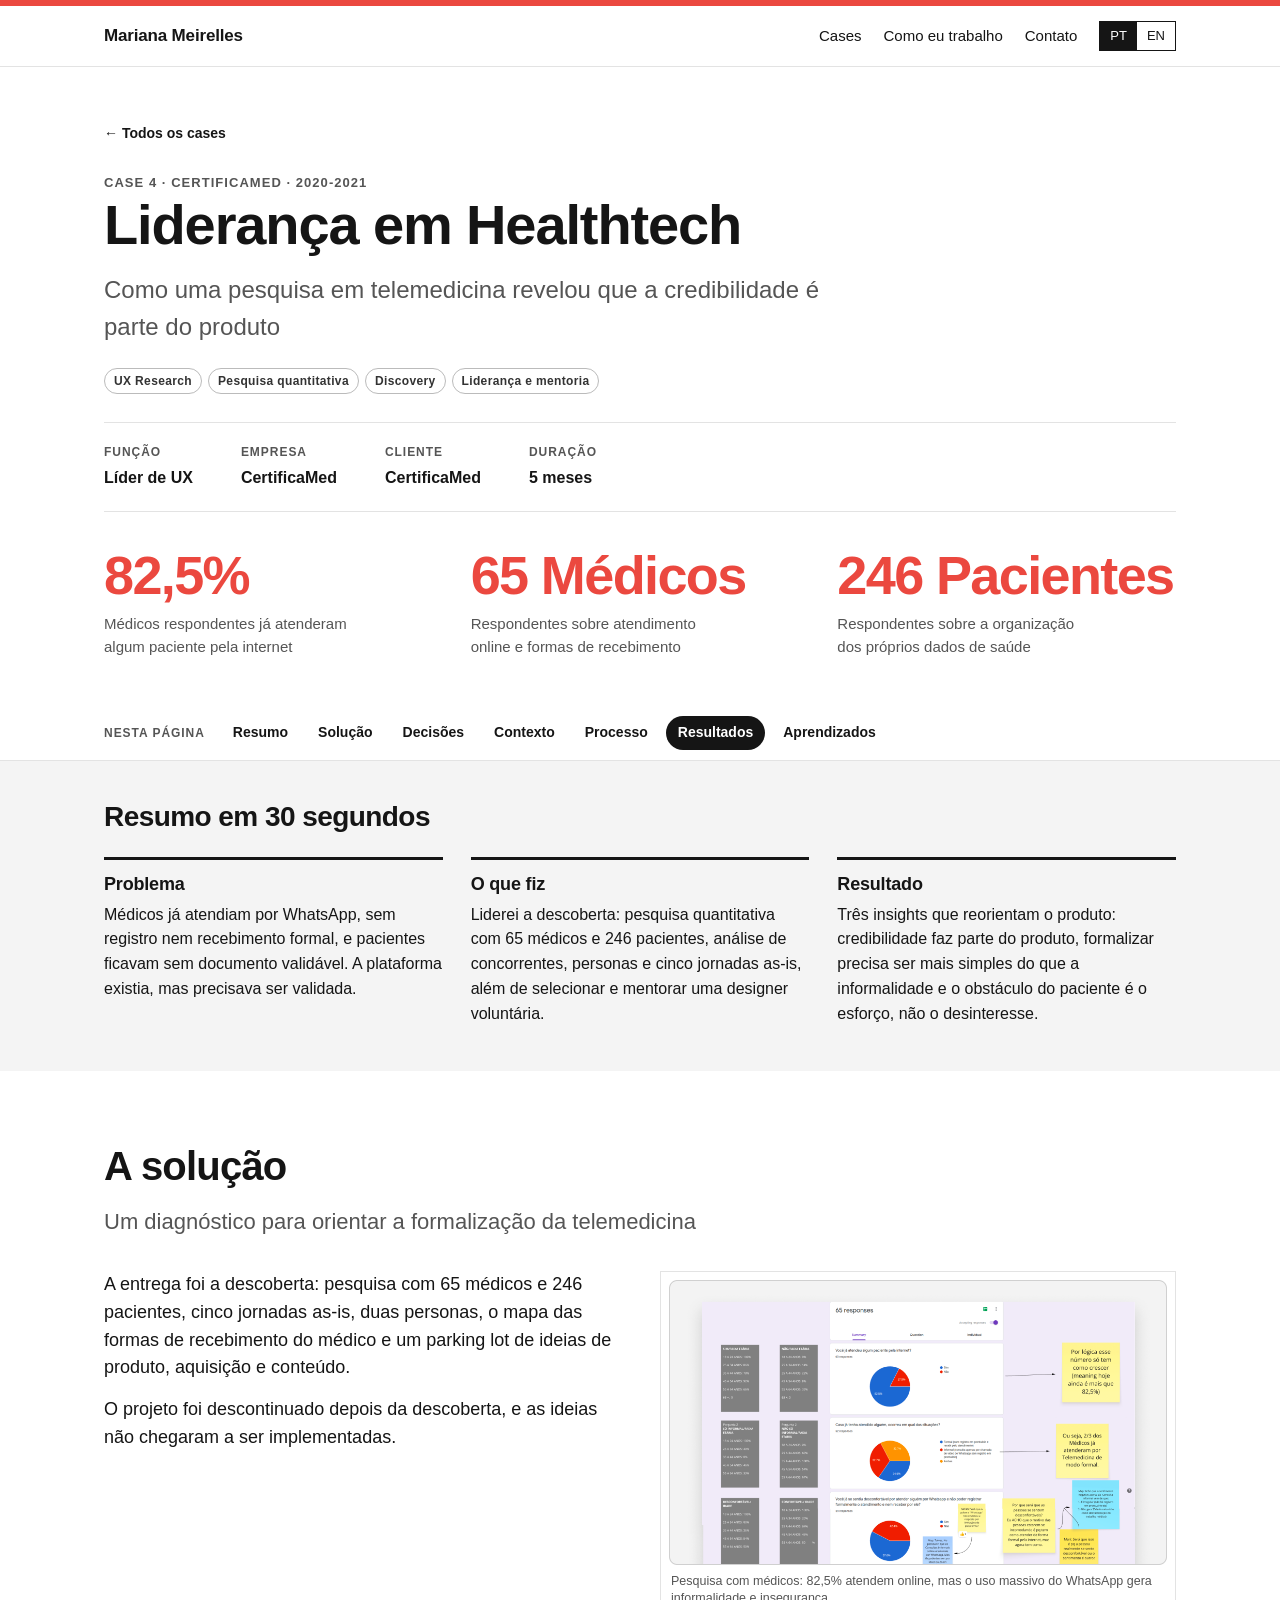
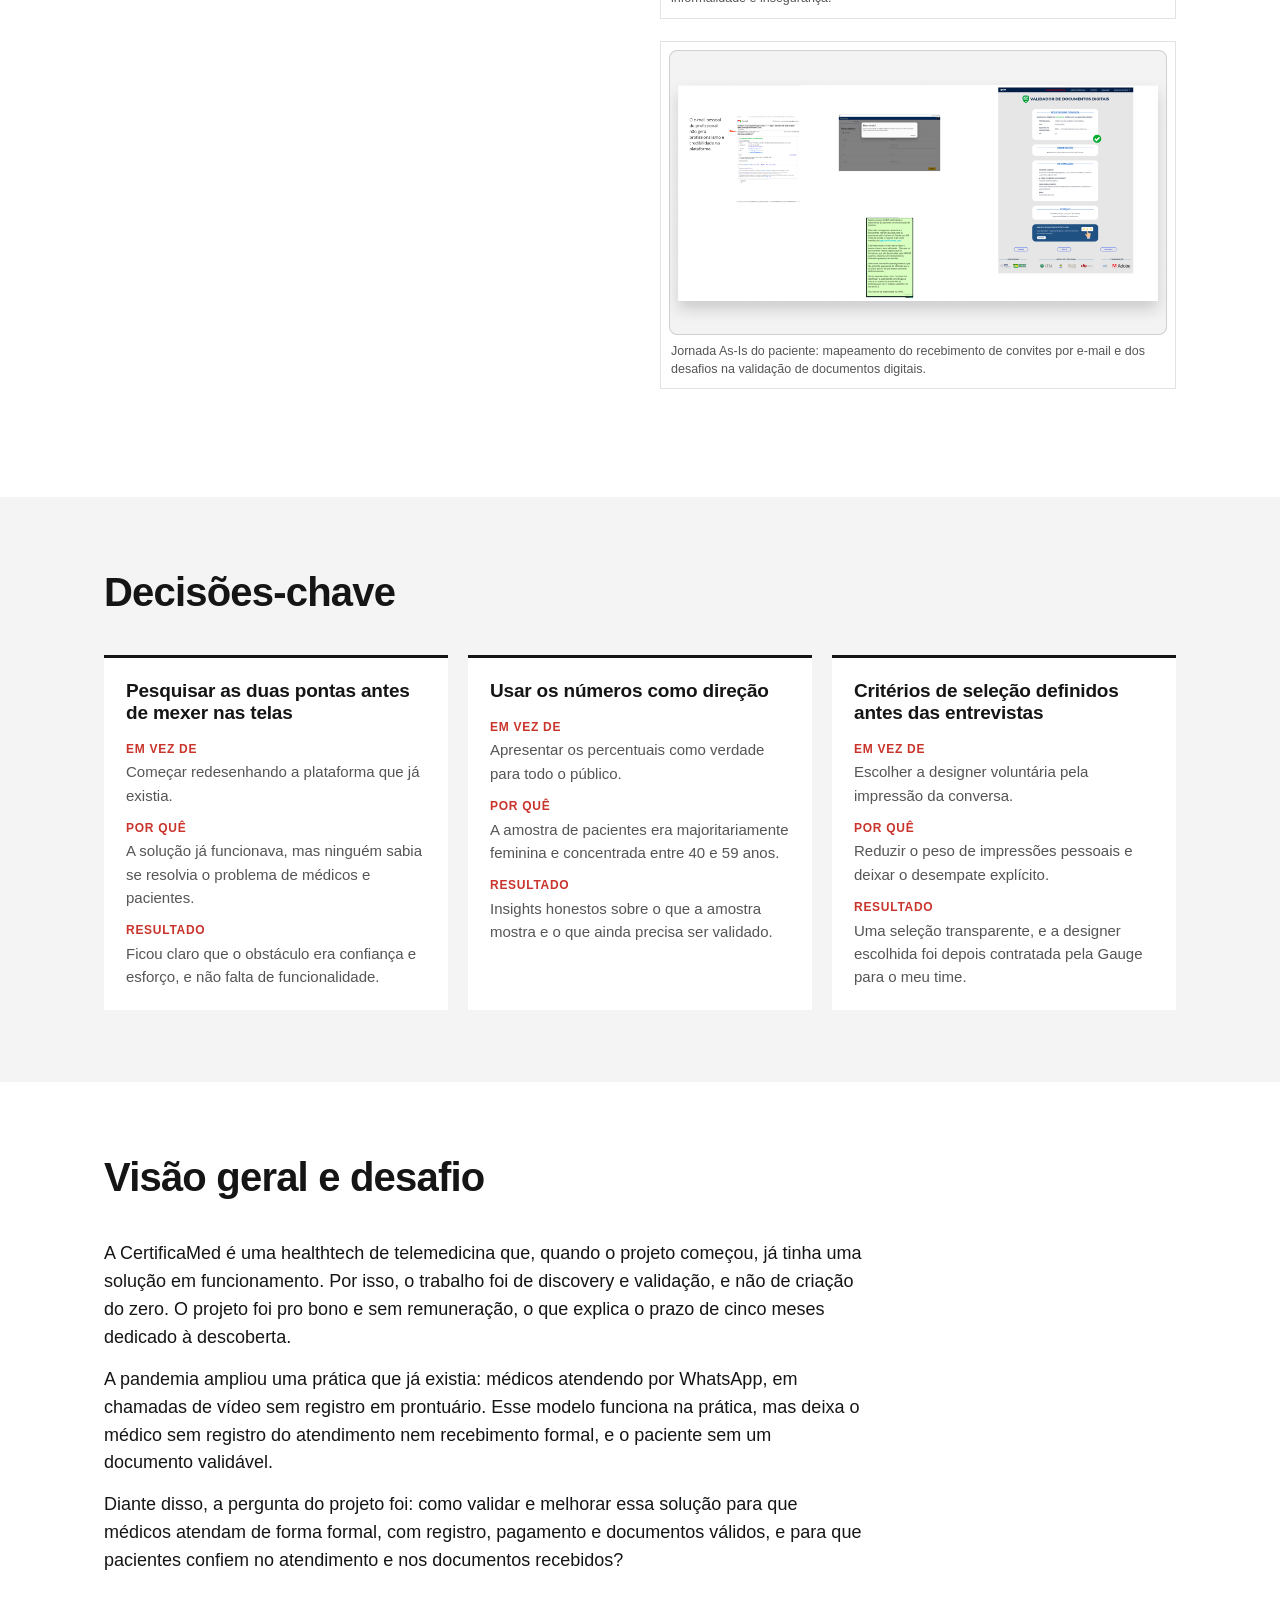
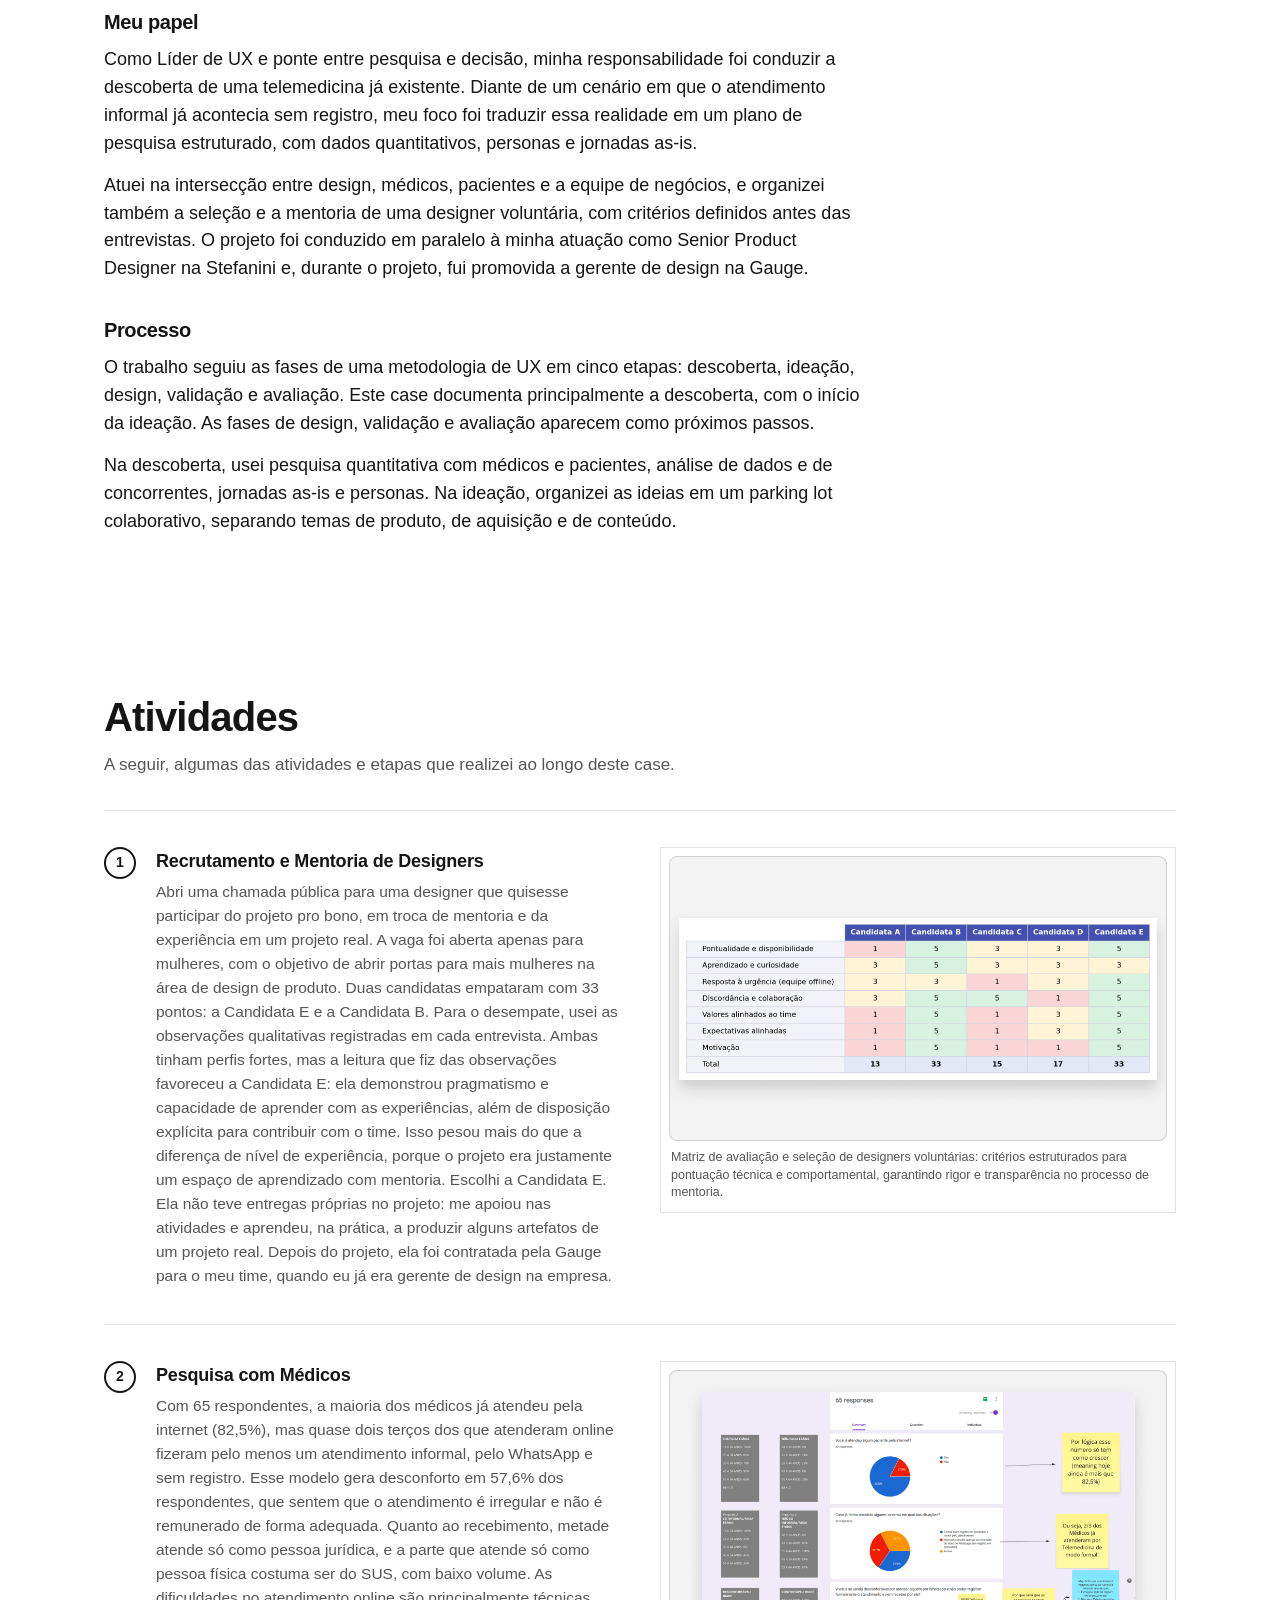
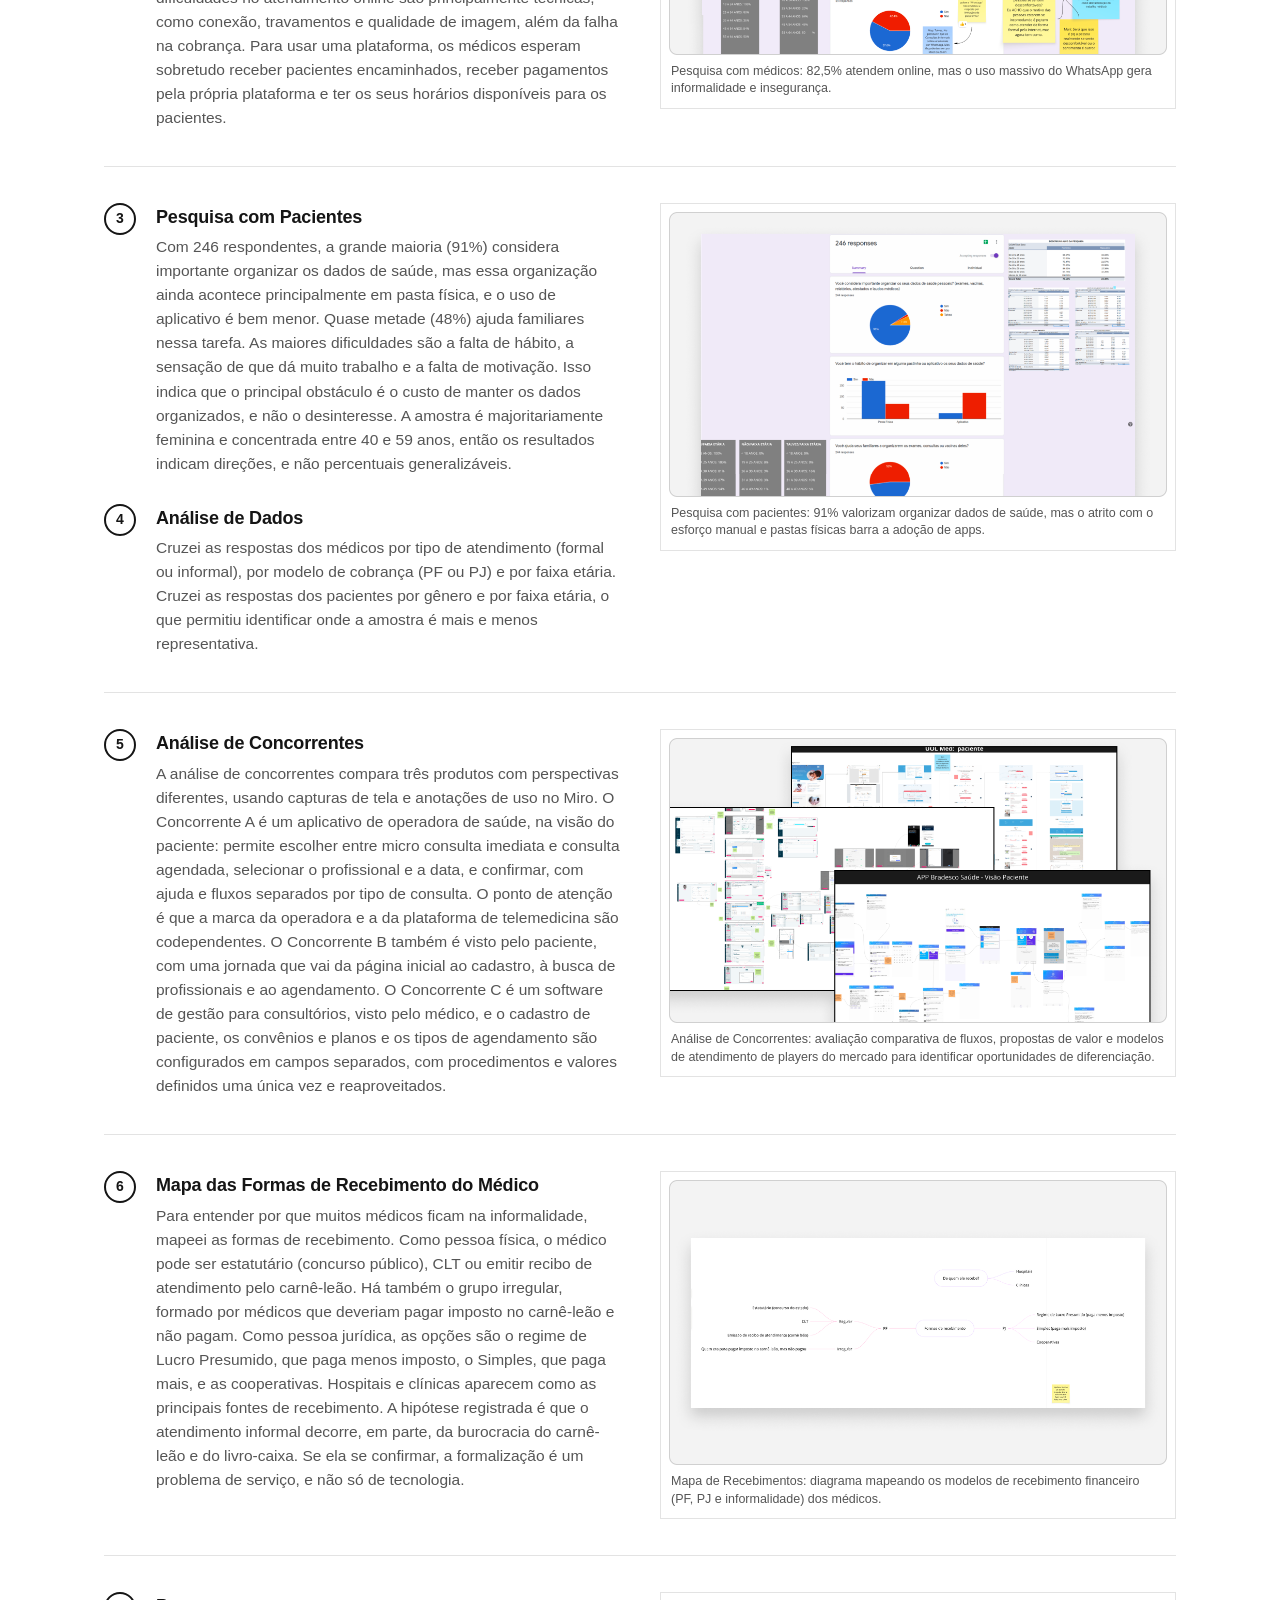
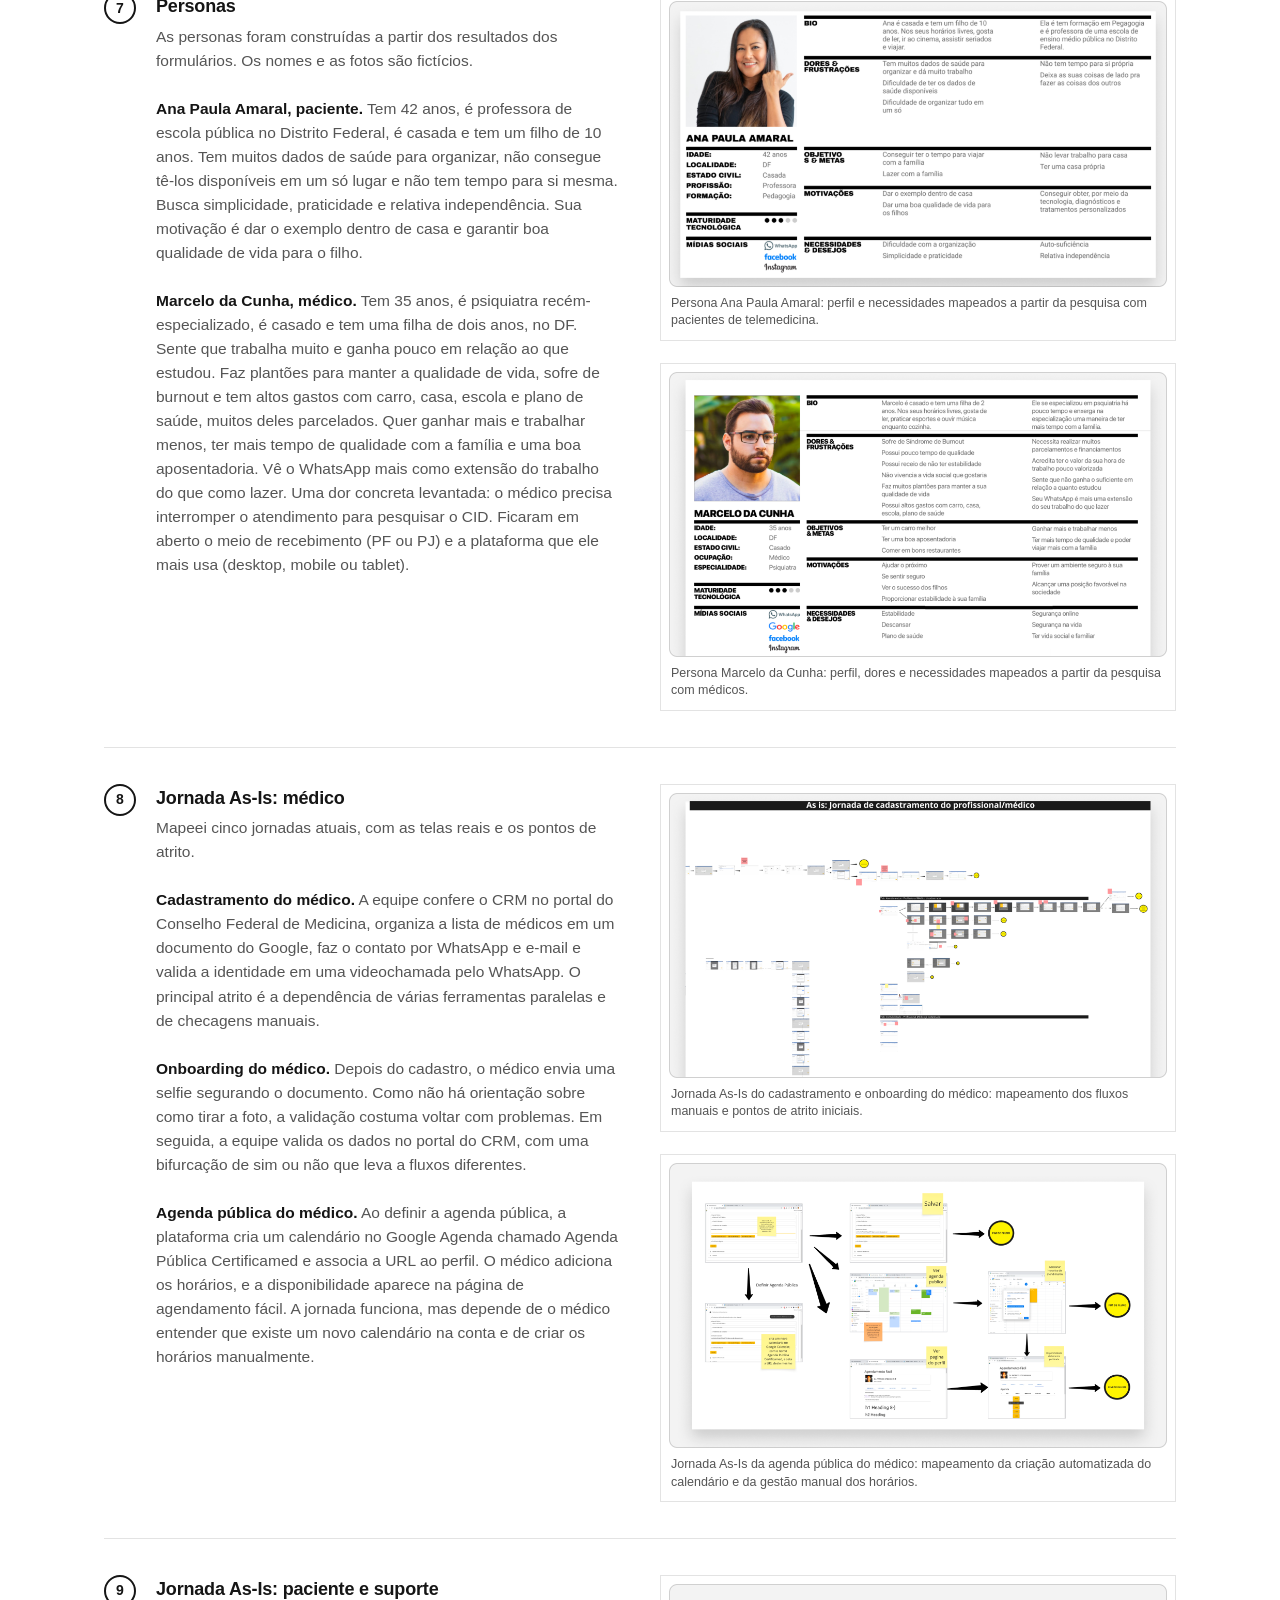
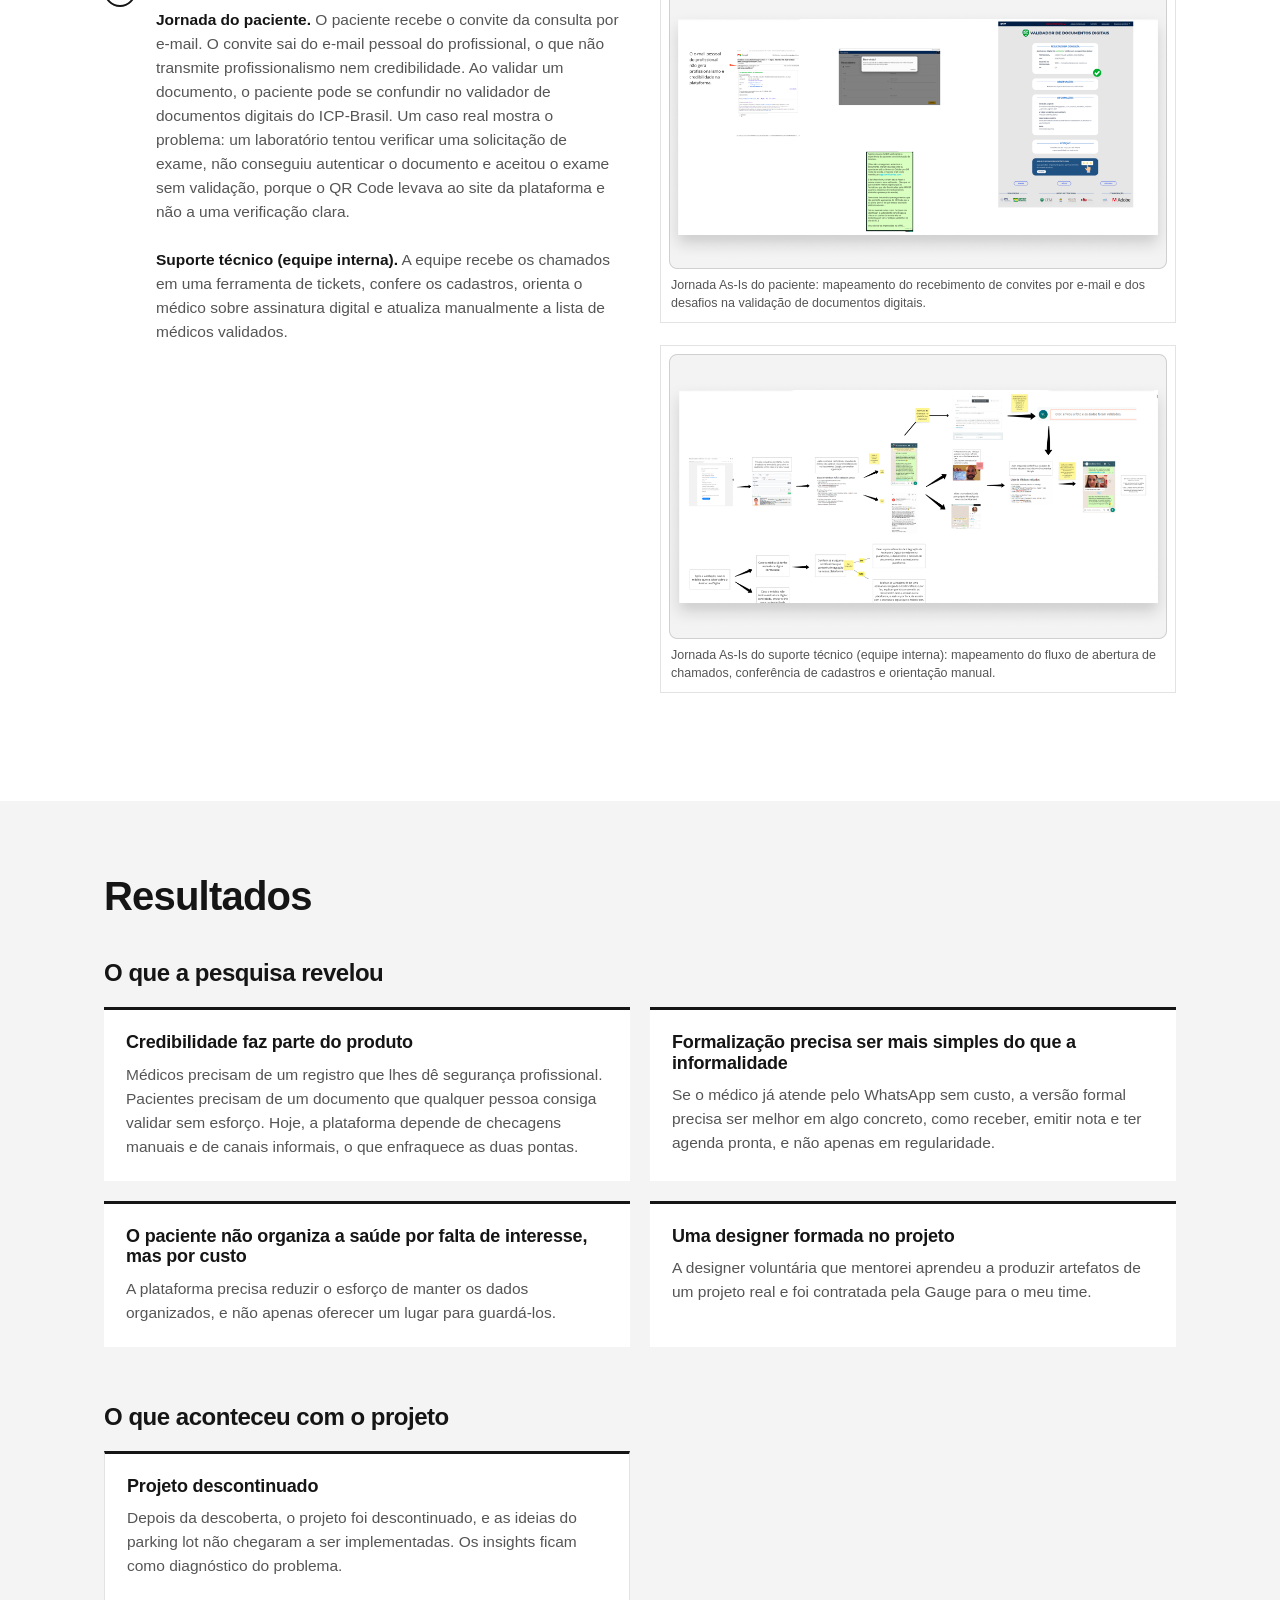
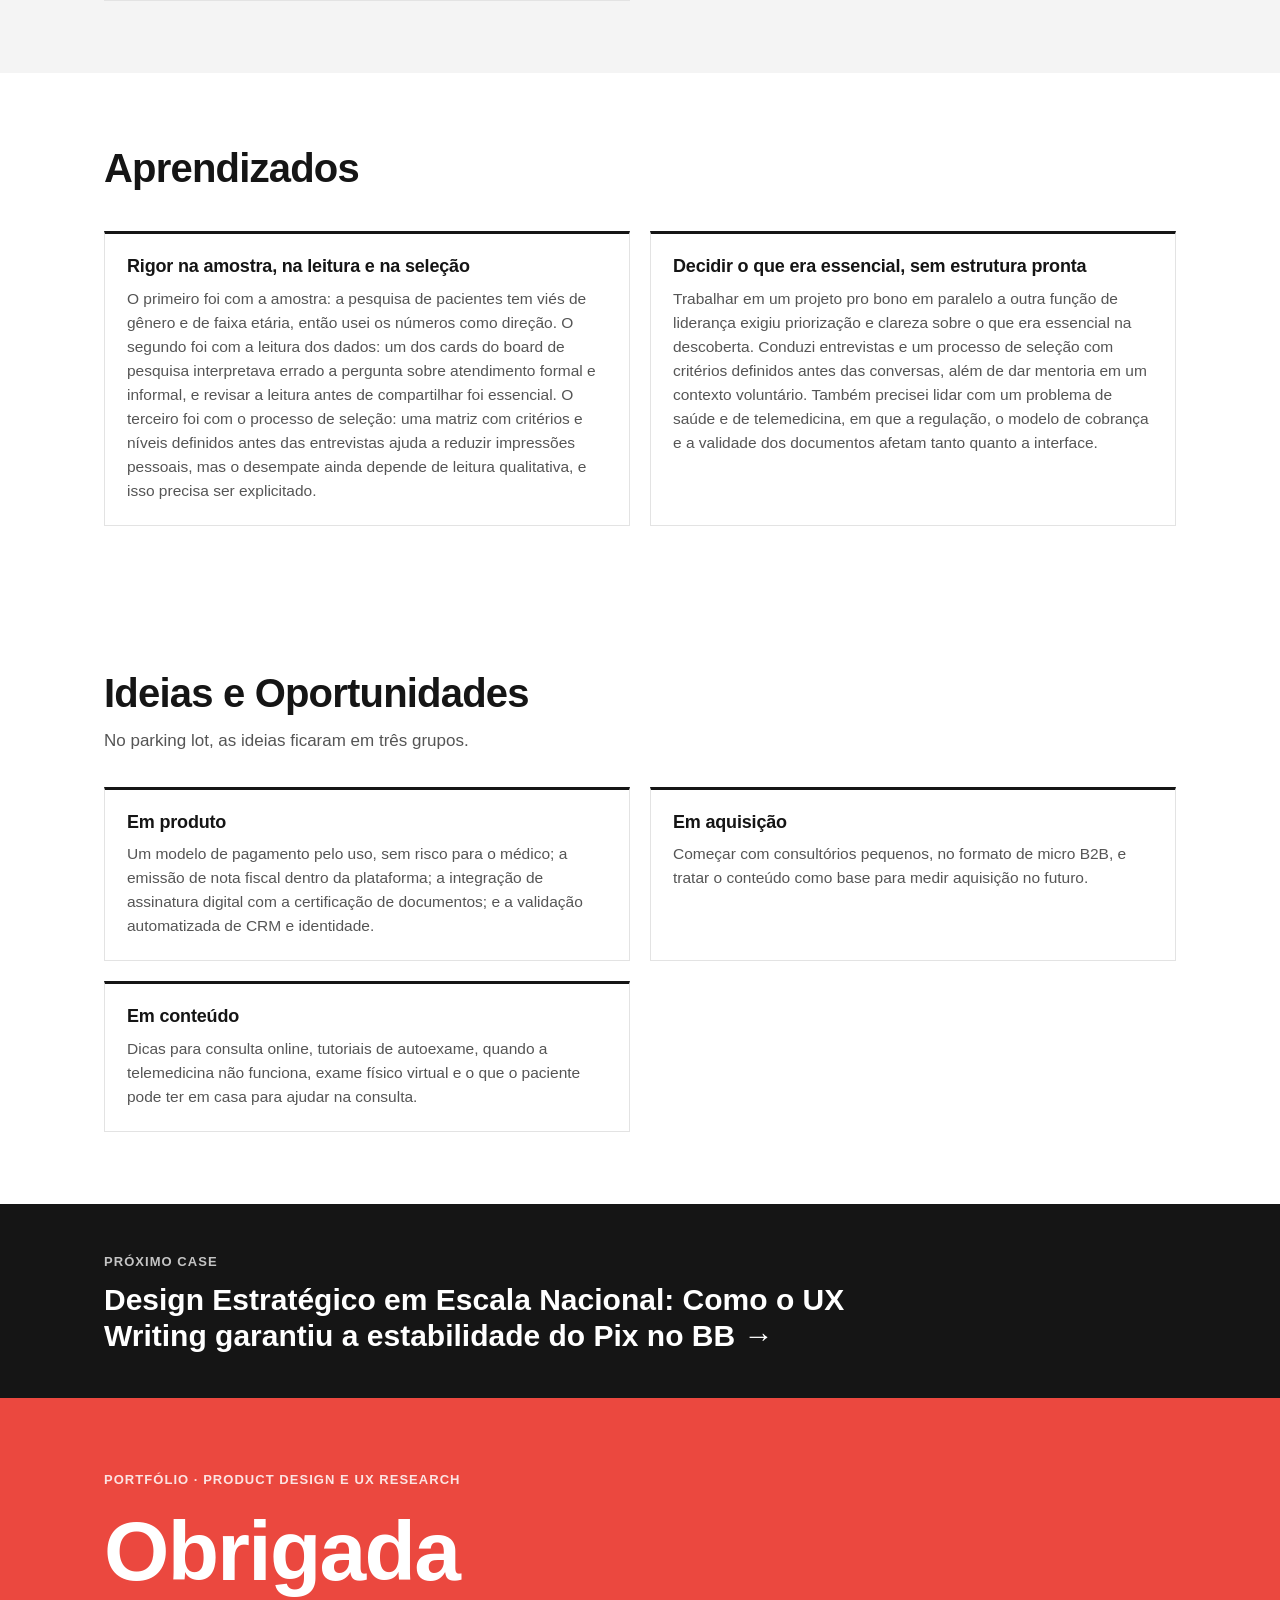
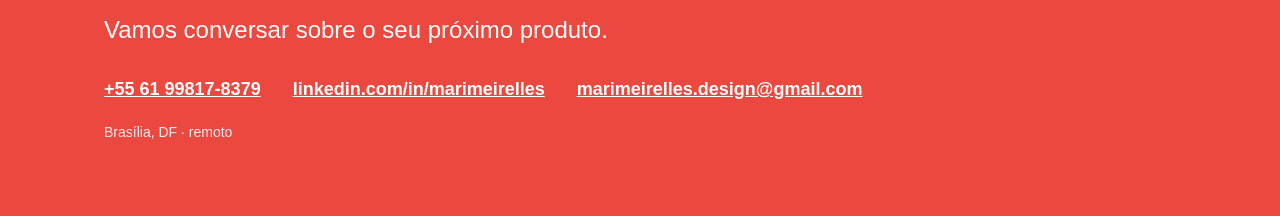
<file: certificamed.html>
<!DOCTYPE html>
<html lang="pt-BR">
<head>
<meta charset="utf-8">
<meta name="viewport" content="width=device-width, initial-scale=1">
<title>Liderança em Healthtech · Mariana Meirelles</title>
<meta name="description" content="Portfólio de Mariana Meirelles, Product Designer Sênior e UX Researcher: cases de Comfy Cats Hotel, TechBack BB, Glasu!, CertificaMed, Pix e Carteira bB.">
<link rel="canonical" href="https://marimeirelles.github.io/works/certificamed.html">
<link rel="alternate" hreflang="pt-BR" href="https://marimeirelles.github.io/works/certificamed.html">
<link rel="alternate" hreflang="en" href="https://marimeirelles.github.io/works/en/certificamed.html">
<link rel="icon" type="image/png" href="favicon.png">
<link rel="apple-touch-icon" href="favicon.png">
<meta property="og:type" content="website">
<meta property="og:site_name" content="Mariana Meirelles">
<meta property="og:title" content="Liderança em Healthtech · Mariana Meirelles">
<meta property="og:description" content="Portfólio de Mariana Meirelles, Product Designer Sênior e UX Researcher: cases de Comfy Cats Hotel, TechBack BB, Glasu!, CertificaMed, Pix e Carteira bB.">
<meta property="og:url" content="https://marimeirelles.github.io/works/certificamed.html">
<meta property="og:image" content="https://marimeirelles.github.io/works/img/og-pt.png">
<meta property="og:image:width" content="1200">
<meta property="og:image:height" content="630">
<meta property="og:locale" content="pt_BR">
<meta name="twitter:card" content="summary_large_image">
<meta name="twitter:image" content="https://marimeirelles.github.io/works/img/og-pt.png">
<link rel="stylesheet" href="style.css">
<script src="site.js" defer></script>
<script async src="https://www.googletagmanager.com/gtag/js?id=G-E2VLYBCHG3"></script>
<script>window.dataLayer=window.dataLayer||[];function gtag(){dataLayer.push(arguments);}gtag('js',new Date());gtag('config','G-E2VLYBCHG3');</script>
<script>(function(h,o,t,j,a,r){h.hj=h.hj||function(){(h.hj.q=h.hj.q||[]).push(arguments)};h._hjSettings={hjid:6856077,hjsv:6};a=o.getElementsByTagName('head')[0];r=o.createElement('script');r.async=1;r.src=t+h._hjSettings.hjid+j+h._hjSettings.hjsv;a.appendChild(r);})(window,document,'https://static.hotjar.com/c/hotjar-','.js?sv=');</script>
<script src="analytics.js" defer></script>

</head>
<body>
<a class="skip" href="#main">Pular para o conteúdo</a>
<header class="top"><div class="wrap bar">
<a class="brand" href="index.html">Mariana Meirelles</a>
<nav aria-label="Principal">
<span class="links"><a href="index.html#cases">Cases</a><a href="index.html#como">Como eu trabalho</a><a href="index.html#contato">Contato</a></span>
<details class="mnav"><summary>Menu</summary><div><a href="index.html#cases">Cases</a><a href="index.html#como">Como eu trabalho</a><a href="index.html#contato">Contato</a></div></details>
<span class="lang"><a href="certificamed.html" lang="pt" aria-current="true">PT</a><a href="en/certificamed.html" lang="en" >EN</a></span>
</nav></div></header>
<main id="main">
<section class="case-hero" id="topo"><div class="wrap">
<p class="crumb"><a href="index.html#cases">← Todos os cases</a></p>
<p class="num">CASE 4 · CERTIFICAMED · 2020-2021</p>
<h1>Liderança em Healthtech</h1><p class="sub">Como uma pesquisa em telemedicina revelou que a credibilidade é parte do produto</p>
<ul class="tags"><li>UX Research</li><li>Pesquisa quantitativa</li><li>Discovery</li><li>Liderança e mentoria</li></ul>
<dl class="facts"><div><dt>Função</dt><dd>Líder de UX</dd></div><div><dt>Empresa</dt><dd>CertificaMed</dd></div><div><dt>Cliente</dt><dd>CertificaMed</dd></div><div><dt>Duração</dt><dd>5 meses</dd></div></dl>
<dl class="metrics"><div><dt>82,5%</dt><dd>Médicos respondentes já atenderam algum paciente pela internet</dd></div><div><dt>65 Médicos</dt><dd>Respondentes sobre atendimento online e formas de recebimento</dd></div><div><dt>246 Pacientes</dt><dd>Respondentes sobre a organização dos próprios dados de saúde</dd></div></dl>
</div></section>
<nav class="toc" aria-label="Nesta página"><div class="wrap"><span class="toc-l">Nesta página</span><a href="#resumo">Resumo</a><a href="#solucao">Solução</a><a href="#decisoes">Decisões</a><a href="#contexto">Contexto</a><a href="#processo">Processo</a><a href="#resultados">Resultados</a><a href="#aprendizados">Aprendizados</a></div></nav>
<section class="tldr" id="resumo"><div class="wrap"><h2>Resumo em 30 segundos</h2><div class="tldr-grid"><div><h3>Problema</h3><p>Médicos já atendiam por WhatsApp, sem registro nem recebimento formal, e pacientes ficavam sem documento validável. A plataforma existia, mas precisava ser validada.</p></div><div><h3>O que fiz</h3><p>Liderei a descoberta: pesquisa quantitativa com 65 médicos e 246 pacientes, análise de concorrentes, personas e cinco jornadas as-is, além de selecionar e mentorar uma designer voluntária.</p></div><div><h3>Resultado</h3><p>Três insights que reorientam o produto: credibilidade faz parte do produto, formalizar precisa ser mais simples do que a informalidade e o obstáculo do paciente é o esforço, não o desinteresse.</p></div></div></div></section>
<section class="sec sol" id="solucao"><div class="wrap"><h2>A solução</h2><p class="subt">Um diagnóstico para orientar a formalização da telemedicina</p><div class="block first"><div class="prose"><p>A entrega foi a descoberta: pesquisa com 65 médicos e 246 pacientes, cinco jornadas as-is, duas personas, o mapa das formas de recebimento do médico e um parking lot de ideias de produto, aquisição e conteúdo.</p><p>O projeto foi descontinuado depois da descoberta, e as ideias não chegaram a ser implementadas.</p></div><div class="figs"><figure><a class="zoom" href="img/certificamed-pesquisa-com-medicos.png" data-cap="Pesquisa com médicos: 82,5% atendem online, mas o uso massivo do WhatsApp gera informalidade e insegurança." aria-label="Abrir imagem ampliada"><img src="img/certificamed-pesquisa-com-medicos.png" alt="Pesquisa com médicos: 82,5% atendem online, mas o uso massivo do WhatsApp gera informalidade e insegurança." loading="lazy" width="964" height="552"></a><figcaption>Pesquisa com médicos: 82,5% atendem online, mas o uso massivo do WhatsApp gera informalidade e insegurança.</figcaption></figure><figure><a class="zoom" href="img/certificamed-jornada-paciente.png" data-cap="Jornada As-Is do paciente: mapeamento do recebimento de convites por e-mail e dos desafios na validação de documentos digitais." aria-label="Abrir imagem ampliada"><img src="img/certificamed-jornada-paciente.png" alt="Jornada As-Is do paciente: mapeamento do recebimento de convites por e-mail e dos desafios na validação de documentos digitais." loading="lazy" width="964" height="552"></a><figcaption>Jornada As-Is do paciente: mapeamento do recebimento de convites por e-mail e dos desafios na validação de documentos digitais.</figcaption></figure></div></div></div></section>
<section class="sec gray" id="decisoes"><div class="wrap"><h2>Decisões-chave</h2><div class="grid3"><div class="card dec"><h3>Pesquisar as duas pontas antes de mexer nas telas</h3><dl><div><dt>Em vez de</dt><dd>Começar redesenhando a plataforma que já existia.</dd></div><div><dt>Por quê</dt><dd>A solução já funcionava, mas ninguém sabia se resolvia o problema de médicos e pacientes.</dd></div><div><dt>Resultado</dt><dd>Ficou claro que o obstáculo era confiança e esforço, e não falta de funcionalidade.</dd></div></dl></div><div class="card dec"><h3>Usar os números como direção</h3><dl><div><dt>Em vez de</dt><dd>Apresentar os percentuais como verdade para todo o público.</dd></div><div><dt>Por quê</dt><dd>A amostra de pacientes era majoritariamente feminina e concentrada entre 40 e 59 anos.</dd></div><div><dt>Resultado</dt><dd>Insights honestos sobre o que a amostra mostra e o que ainda precisa ser validado.</dd></div></dl></div><div class="card dec"><h3>Critérios de seleção definidos antes das entrevistas</h3><dl><div><dt>Em vez de</dt><dd>Escolher a designer voluntária pela impressão da conversa.</dd></div><div><dt>Por quê</dt><dd>Reduzir o peso de impressões pessoais e deixar o desempate explícito.</dd></div><div><dt>Resultado</dt><dd>Uma seleção transparente, e a designer escolhida foi depois contratada pela Gauge para o meu time.</dd></div></dl></div></div></div></section>
<section class="sec" id="contexto"><div class="wrap"><div class="prose narrow"><h2>Visão geral e desafio</h2><p>A CertificaMed é uma healthtech de telemedicina que, quando o projeto começou, já tinha uma solução em funcionamento. Por isso, o trabalho foi de discovery e validação, e não de criação do zero. O projeto foi pro bono e sem remuneração, o que explica o prazo de cinco meses dedicado à descoberta.</p><p>A pandemia ampliou uma prática que já existia: médicos atendendo por WhatsApp, em chamadas de vídeo sem registro em prontuário. Esse modelo funciona na prática, mas deixa o médico sem registro do atendimento nem recebimento formal, e o paciente sem um documento validável.</p><p>Diante disso, a pergunta do projeto foi: como validar e melhorar essa solução para que médicos atendam de forma formal, com registro, pagamento e documentos válidos, e para que pacientes confiem no atendimento e nos documentos recebidos?</p>
<h3>Meu papel</h3><p>Como Líder de UX e ponte entre pesquisa e decisão, minha responsabilidade foi conduzir a descoberta de uma telemedicina já existente. Diante de um cenário em que o atendimento informal já acontecia sem registro, meu foco foi traduzir essa realidade em um plano de pesquisa estruturado, com dados quantitativos, personas e jornadas as-is.</p><p>Atuei na intersecção entre design, médicos, pacientes e a equipe de negócios, e organizei também a seleção e a mentoria de uma designer voluntária, com critérios definidos antes das entrevistas. O projeto foi conduzido em paralelo à minha atuação como Senior Product Designer na Stefanini e, durante o projeto, fui promovida a gerente de design na Gauge.</p><h3>Processo</h3><p>O trabalho seguiu as fases de uma metodologia de UX em cinco etapas: descoberta, ideação, design, validação e avaliação. Este case documenta principalmente a descoberta, com o início da ideação. As fases de design, validação e avaliação aparecem como próximos passos.</p><p>Na descoberta, usei pesquisa quantitativa com médicos e pacientes, análise de dados e de concorrentes, jornadas as-is e personas. Na ideação, organizei as ideias em um parking lot colaborativo, separando temas de produto, de aquisição e de conteúdo.</p></div></div></section>
<section class="sec" id="processo"><div class="wrap"><h2>Atividades</h2><p class="hint">A seguir, algumas das atividades e etapas que realizei ao longo deste case.</p><div class="block"><ol class="acts"><li><span class="n" aria-hidden="true">1</span><div><h3>Recrutamento e Mentoria de Designers</h3><div class="txt">Abri uma chamada pública para uma designer que quisesse participar do projeto pro bono, em troca de mentoria e da experiência em um projeto real. A vaga foi aberta apenas para mulheres, com o objetivo de abrir portas para mais mulheres na área de design de produto. Duas candidatas empataram com 33 pontos: a Candidata E e a Candidata B. Para o desempate, usei as observações qualitativas registradas em cada entrevista. Ambas tinham perfis fortes, mas a leitura que fiz das observações favoreceu a Candidata E: ela demonstrou pragmatismo e capacidade de aprender com as experiências, além de disposição explícita para contribuir com o time. Isso pesou mais do que a diferença de nível de experiência, porque o projeto era justamente um espaço de aprendizado com mentoria. Escolhi a Candidata E. Ela não teve entregas próprias no projeto: me apoiou nas atividades e aprendeu, na prática, a produzir alguns artefatos de um projeto real. Depois do projeto, ela foi contratada pela Gauge para o meu time, quando eu já era gerente de design na empresa.</div></div></li></ol><div class="figs"><figure><a class="zoom" href="img/certificamed-matriz-de-selecao.png" data-cap="Matriz de avaliação e seleção de designers voluntárias: critérios estruturados para pontuação técnica e comportamental, garantindo rigor e transparência no processo de mentoria." aria-label="Abrir imagem ampliada"><img src="img/certificamed-matriz-de-selecao.png" alt="Matriz de avaliação e seleção de designers voluntárias: critérios estruturados para pontuação técnica e comportamental, garantindo rigor e transparência no processo de mentoria." loading="lazy" width="964" height="552"></a><figcaption>Matriz de avaliação e seleção de designers voluntárias: critérios estruturados para pontuação técnica e comportamental, garantindo rigor e transparência no processo de mentoria.</figcaption></figure></div></div><div class="block"><ol class="acts"><li><span class="n" aria-hidden="true">2</span><div><h3>Pesquisa com Médicos</h3><div class="txt">Com 65 respondentes, a maioria dos médicos já atendeu pela internet (82,5%), mas quase dois terços dos que atenderam online fizeram pelo menos um atendimento informal, pelo WhatsApp e sem registro. Esse modelo gera desconforto em 57,6% dos respondentes, que sentem que o atendimento é irregular e não é remunerado de forma adequada. Quanto ao recebimento, metade atende só como pessoa jurídica, e a parte que atende só como pessoa física costuma ser do SUS, com baixo volume. As dificuldades no atendimento online são principalmente técnicas, como conexão, travamentos e qualidade de imagem, além da falha na cobrança. Para usar uma plataforma, os médicos esperam sobretudo receber pacientes encaminhados, receber pagamentos pela própria plataforma e ter os seus horários disponíveis para os pacientes.</div></div></li></ol><div class="figs"><figure><a class="zoom" href="img/certificamed-pesquisa-com-medicos.png" data-cap="Pesquisa com médicos: 82,5% atendem online, mas o uso massivo do WhatsApp gera informalidade e insegurança." aria-label="Abrir imagem ampliada"><img src="img/certificamed-pesquisa-com-medicos.png" alt="Pesquisa com médicos: 82,5% atendem online, mas o uso massivo do WhatsApp gera informalidade e insegurança." loading="lazy" width="964" height="552"></a><figcaption>Pesquisa com médicos: 82,5% atendem online, mas o uso massivo do WhatsApp gera informalidade e insegurança.</figcaption></figure></div></div><div class="block"><ol class="acts"><li><span class="n" aria-hidden="true">3</span><div><h3>Pesquisa com Pacientes</h3><div class="txt">Com 246 respondentes, a grande maioria (91%) considera importante organizar os dados de saúde, mas essa organização ainda acontece principalmente em pasta física, e o uso de aplicativo é bem menor. Quase metade (48%) ajuda familiares nessa tarefa. As maiores dificuldades são a falta de hábito, a sensação de que dá muito trabalho e a falta de motivação. Isso indica que o principal obstáculo é o custo de manter os dados organizados, e não o desinteresse. A amostra é majoritariamente feminina e concentrada entre 40 e 59 anos, então os resultados indicam direções, e não percentuais generalizáveis.</div></div></li><li><span class="n" aria-hidden="true">4</span><div><h3>Análise de Dados</h3><div class="txt">Cruzei as respostas dos médicos por tipo de atendimento (formal ou informal), por modelo de cobrança (PF ou PJ) e por faixa etária. Cruzei as respostas dos pacientes por gênero e por faixa etária, o que permitiu identificar onde a amostra é mais e menos representativa.</div></div></li></ol><div class="figs"><figure><a class="zoom" href="img/certificamed-pesquisa-com-pacientes.png" data-cap="Pesquisa com pacientes: 91% valorizam organizar dados de saúde, mas o atrito com o esforço manual e pastas físicas barra a adoção de apps." aria-label="Abrir imagem ampliada"><img src="img/certificamed-pesquisa-com-pacientes.png" alt="Pesquisa com pacientes: 91% valorizam organizar dados de saúde, mas o atrito com o esforço manual e pastas físicas barra a adoção de apps." loading="lazy" width="964" height="552"></a><figcaption>Pesquisa com pacientes: 91% valorizam organizar dados de saúde, mas o atrito com o esforço manual e pastas físicas barra a adoção de apps.</figcaption></figure></div></div><div class="block"><ol class="acts"><li><span class="n" aria-hidden="true">5</span><div><h3>Análise de Concorrentes</h3><div class="txt">A análise de concorrentes compara três produtos com perspectivas diferentes, usando capturas de tela e anotações de uso no Miro. O Concorrente A é um aplicativo de operadora de saúde, na visão do paciente: permite escolher entre micro consulta imediata e consulta agendada, selecionar o profissional e a data, e confirmar, com ajuda e fluxos separados por tipo de consulta. O ponto de atenção é que a marca da operadora e a da plataforma de telemedicina são codependentes. O Concorrente B também é visto pelo paciente, com uma jornada que vai da página inicial ao cadastro, à busca de profissionais e ao agendamento. O Concorrente C é um software de gestão para consultórios, visto pelo médico, e o cadastro de paciente, os convênios e planos e os tipos de agendamento são configurados em campos separados, com procedimentos e valores definidos uma única vez e reaproveitados.</div></div></li></ol><div class="figs"><figure><a class="zoom" href="img/certificamed-analise-dos-concorrentes.png" data-cap="Análise de Concorrentes: avaliação comparativa de fluxos, propostas de valor e modelos de atendimento de players do mercado para identificar oportunidades de diferenciação." aria-label="Abrir imagem ampliada"><img src="img/certificamed-analise-dos-concorrentes.png" alt="Análise de Concorrentes: avaliação comparativa de fluxos, propostas de valor e modelos de atendimento de players do mercado para identificar oportunidades de diferenciação." loading="lazy" width="964" height="552"></a><figcaption>Análise de Concorrentes: avaliação comparativa de fluxos, propostas de valor e modelos de atendimento de players do mercado para identificar oportunidades de diferenciação.</figcaption></figure></div></div><div class="block"><ol class="acts"><li><span class="n" aria-hidden="true">6</span><div><h3>Mapa das Formas de Recebimento do Médico</h3><div class="txt">Para entender por que muitos médicos ficam na informalidade, mapeei as formas de recebimento. Como pessoa física, o médico pode ser estatutário (concurso público), CLT ou emitir recibo de atendimento pelo carnê-leão. Há também o grupo irregular, formado por médicos que deveriam pagar imposto no carnê-leão e não pagam. Como pessoa jurídica, as opções são o regime de Lucro Presumido, que paga menos imposto, o Simples, que paga mais, e as cooperativas. Hospitais e clínicas aparecem como as principais fontes de recebimento. A hipótese registrada é que o atendimento informal decorre, em parte, da burocracia do carnê-leão e do livro-caixa. Se ela se confirmar, a formalização é um problema de serviço, e não só de tecnologia.</div></div></li></ol><div class="figs"><figure><a class="zoom" href="img/certificamed-mapa-de-recebimentos.png" data-cap="Mapa de Recebimentos: diagrama mapeando os modelos de recebimento financeiro (PF, PJ e informalidade) dos médicos." aria-label="Abrir imagem ampliada"><img src="img/certificamed-mapa-de-recebimentos.png" alt="Mapa de Recebimentos: diagrama mapeando os modelos de recebimento financeiro (PF, PJ e informalidade) dos médicos." loading="lazy" width="964" height="552"></a><figcaption>Mapa de Recebimentos: diagrama mapeando os modelos de recebimento financeiro (PF, PJ e informalidade) dos médicos.</figcaption></figure></div></div><div class="block"><ol class="acts"><li><span class="n" aria-hidden="true">7</span><div><h3>Personas</h3><div class="txt">As personas foram construídas a partir dos resultados dos formulários. Os nomes e as fotos são fictícios.<br><br><strong>Ana Paula Amaral, paciente.</strong> Tem 42 anos, é professora de escola pública no Distrito Federal, é casada e tem um filho de 10 anos. Tem muitos dados de saúde para organizar, não consegue tê-los disponíveis em um só lugar e não tem tempo para si mesma. Busca simplicidade, praticidade e relativa independência. Sua motivação é dar o exemplo dentro de casa e garantir boa qualidade de vida para o filho.<br><br><strong>Marcelo da Cunha, médico.</strong> Tem 35 anos, é psiquiatra recém-especializado, é casado e tem uma filha de dois anos, no DF. Sente que trabalha muito e ganha pouco em relação ao que estudou. Faz plantões para manter a qualidade de vida, sofre de burnout e tem altos gastos com carro, casa, escola e plano de saúde, muitos deles parcelados. Quer ganhar mais e trabalhar menos, ter mais tempo de qualidade com a família e uma boa aposentadoria. Vê o WhatsApp mais como extensão do trabalho do que como lazer. Uma dor concreta levantada: o médico precisa interromper o atendimento para pesquisar o CID. Ficaram em aberto o meio de recebimento (PF ou PJ) e a plataforma que ele mais usa (desktop, mobile ou tablet).</div></div></li></ol><div class="figs"><figure><a class="zoom" href="img/certificamed-persona-paciente.png" data-cap="Persona Ana Paula Amaral: perfil e necessidades mapeados a partir da pesquisa com pacientes de telemedicina." aria-label="Abrir imagem ampliada"><img src="img/certificamed-persona-paciente.png" alt="Persona Ana Paula Amaral: perfil e necessidades mapeados a partir da pesquisa com pacientes de telemedicina." loading="lazy" width="964" height="552"></a><figcaption>Persona Ana Paula Amaral: perfil e necessidades mapeados a partir da pesquisa com pacientes de telemedicina.</figcaption></figure><figure><a class="zoom" href="img/certificamed-persona-medico.png" data-cap="Persona Marcelo da Cunha: perfil, dores e necessidades mapeados a partir da pesquisa com médicos." aria-label="Abrir imagem ampliada"><img src="img/certificamed-persona-medico.png" alt="Persona Marcelo da Cunha: perfil, dores e necessidades mapeados a partir da pesquisa com médicos." loading="lazy" width="964" height="552"></a><figcaption>Persona Marcelo da Cunha: perfil, dores e necessidades mapeados a partir da pesquisa com médicos.</figcaption></figure></div></div><div class="block"><ol class="acts"><li><span class="n" aria-hidden="true">8</span><div><h3>Jornada As-Is: médico</h3><div class="txt">Mapeei cinco jornadas atuais, com as telas reais e os pontos de atrito.<br><br><strong>Cadastramento do médico.</strong> A equipe confere o CRM no portal do Conselho Federal de Medicina, organiza a lista de médicos em um documento do Google, faz o contato por WhatsApp e e-mail e valida a identidade em uma videochamada pelo WhatsApp. O principal atrito é a dependência de várias ferramentas paralelas e de checagens manuais.<br><br><strong>Onboarding do médico.</strong> Depois do cadastro, o médico envia uma selfie segurando o documento. Como não há orientação sobre como tirar a foto, a validação costuma voltar com problemas. Em seguida, a equipe valida os dados no portal do CRM, com uma bifurcação de sim ou não que leva a fluxos diferentes.<br><br><strong>Agenda pública do médico.</strong> Ao definir a agenda pública, a plataforma cria um calendário no Google Agenda chamado Agenda Pública Certificamed e associa a URL ao perfil. O médico adiciona os horários, e a disponibilidade aparece na página de agendamento fácil. A jornada funciona, mas depende de o médico entender que existe um novo calendário na conta e de criar os horários manualmente.</div></div></li></ol><div class="figs"><figure><a class="zoom" href="img/certificamed-jornada-cadastramento-medico.png" data-cap="Jornada As-Is do cadastramento e onboarding do médico: mapeamento dos fluxos manuais e pontos de atrito iniciais." aria-label="Abrir imagem ampliada"><img src="img/certificamed-jornada-cadastramento-medico.png" alt="Jornada As-Is do cadastramento e onboarding do médico: mapeamento dos fluxos manuais e pontos de atrito iniciais." loading="lazy" width="964" height="552"></a><figcaption>Jornada As-Is do cadastramento e onboarding do médico: mapeamento dos fluxos manuais e pontos de atrito iniciais.</figcaption></figure><figure><a class="zoom" href="img/certificamed-jornada-agenda-publica.png" data-cap="Jornada As-Is da agenda pública do médico: mapeamento da criação automatizada do calendário e da gestão manual dos horários." aria-label="Abrir imagem ampliada"><img src="img/certificamed-jornada-agenda-publica.png" alt="Jornada As-Is da agenda pública do médico: mapeamento da criação automatizada do calendário e da gestão manual dos horários." loading="lazy" width="964" height="552"></a><figcaption>Jornada As-Is da agenda pública do médico: mapeamento da criação automatizada do calendário e da gestão manual dos horários.</figcaption></figure></div></div><div class="block"><ol class="acts"><li><span class="n" aria-hidden="true">9</span><div><h3>Jornada As-Is: paciente e suporte</h3><div class="txt"><strong>Jornada do paciente.</strong> O paciente recebe o convite da consulta por e-mail. O convite sai do e-mail pessoal do profissional, o que não transmite profissionalismo nem credibilidade. Ao validar um documento, o paciente pode se confundir no validador de documentos digitais do ICP-Brasil. Um caso real mostra o problema: um laboratório tentou verificar uma solicitação de exame, não conseguiu autenticar o documento e aceitou o exame sem validação, porque o QR Code levava ao site da plataforma e não a uma verificação clara.<br><br><strong>Suporte técnico (equipe interna).</strong> A equipe recebe os chamados em uma ferramenta de tickets, confere os cadastros, orienta o médico sobre assinatura digital e atualiza manualmente a lista de médicos validados.</div></div></li></ol><div class="figs"><figure><a class="zoom" href="img/certificamed-jornada-paciente.png" data-cap="Jornada As-Is do paciente: mapeamento do recebimento de convites por e-mail e dos desafios na validação de documentos digitais." aria-label="Abrir imagem ampliada"><img src="img/certificamed-jornada-paciente.png" alt="Jornada As-Is do paciente: mapeamento do recebimento de convites por e-mail e dos desafios na validação de documentos digitais." loading="lazy" width="964" height="552"></a><figcaption>Jornada As-Is do paciente: mapeamento do recebimento de convites por e-mail e dos desafios na validação de documentos digitais.</figcaption></figure><figure><a class="zoom" href="img/certificamed-jornada-suporte-tecnico.png" data-cap="Jornada As-Is do suporte técnico (equipe interna): mapeamento do fluxo de abertura de chamados, conferência de cadastros e orientação manual." aria-label="Abrir imagem ampliada"><img src="img/certificamed-jornada-suporte-tecnico.png" alt="Jornada As-Is do suporte técnico (equipe interna): mapeamento do fluxo de abertura de chamados, conferência de cadastros e orientação manual." loading="lazy" width="964" height="552"></a><figcaption>Jornada As-Is do suporte técnico (equipe interna): mapeamento do fluxo de abertura de chamados, conferência de cadastros e orientação manual.</figcaption></figure></div></div></div></section>
<section class="sec gray" id="resultados"><div class="wrap"><h2>Resultados</h2><h3 class="h3 sub0">O que a pesquisa revelou</h3><div class="grid2"><div class="card"><h3>Credibilidade faz parte do produto</h3><p>Médicos precisam de um registro que lhes dê segurança profissional. Pacientes precisam de um documento que qualquer pessoa consiga validar sem esforço. Hoje, a plataforma depende de checagens manuais e de canais informais, o que enfraquece as duas pontas.</p></div><div class="card"><h3>Formalização precisa ser mais simples do que a informalidade</h3><p>Se o médico já atende pelo WhatsApp sem custo, a versão formal precisa ser melhor em algo concreto, como receber, emitir nota e ter agenda pronta, e não apenas em regularidade.</p></div><div class="card"><h3>O paciente não organiza a saúde por falta de interesse, mas por custo</h3><p>A plataforma precisa reduzir o esforço de manter os dados organizados, e não apenas oferecer um lugar para guardá-los.</p></div><div class="card"><h3>Uma designer formada no projeto</h3><p>A designer voluntária que mentorei aprendeu a produzir artefatos de um projeto real e foi contratada pela Gauge para o meu time.</p></div></div><h3 class="h3">O que aconteceu com o projeto</h3><div class="grid2"><div class="card line"><h3>Projeto descontinuado</h3><p>Depois da descoberta, o projeto foi descontinuado, e as ideias do parking lot não chegaram a ser implementadas. Os insights ficam como diagnóstico do problema.</p></div></div></div></section>
<section class="sec" id="aprendizados"><div class="wrap"><h2>Aprendizados</h2><div class="grid2"><div class="card line"><h3>Rigor na amostra, na leitura e na seleção</h3><p>O primeiro foi com a amostra: a pesquisa de pacientes tem viés de gênero e de faixa etária, então usei os números como direção. O segundo foi com a leitura dos dados: um dos cards do board de pesquisa interpretava errado a pergunta sobre atendimento formal e informal, e revisar a leitura antes de compartilhar foi essencial. O terceiro foi com o processo de seleção: uma matriz com critérios e níveis definidos antes das entrevistas ajuda a reduzir impressões pessoais, mas o desempate ainda depende de leitura qualitativa, e isso precisa ser explicitado.</p></div><div class="card line"><h3>Decidir o que era essencial, sem estrutura pronta</h3><p>Trabalhar em um projeto pro bono em paralelo a outra função de liderança exigiu priorização e clareza sobre o que era essencial na descoberta. Conduzi entrevistas e um processo de seleção com critérios definidos antes das conversas, além de dar mentoria em um contexto voluntário. Também precisei lidar com um problema de saúde e de telemedicina, em que a regulação, o modelo de cobrança e a validade dos documentos afetam tanto quanto a interface.</p></div></div></div></section>
<section class="sec"><div class="wrap"><h2>Ideias e Oportunidades</h2><p class="hint">No parking lot, as ideias ficaram em três grupos.</p><div class="grid2"><div class="card line"><h3>Em produto</h3><p>Um modelo de pagamento pelo uso, sem risco para o médico; a emissão de nota fiscal dentro da plataforma; a integração de assinatura digital com a certificação de documentos; e a validação automatizada de CRM e identidade.</p></div><div class="card line"><h3>Em aquisição</h3><p>Começar com consultórios pequenos, no formato de micro B2B, e tratar o conteúdo como base para medir aquisição no futuro.</p></div><div class="card line"><h3>Em conteúdo</h3><p>Dicas para consulta online, tutoriais de autoexame, quando a telemedicina não funciona, exame físico virtual e o que o paciente pode ter em casa para ajudar na consulta.</p></div></div></div></section>
<section class="next"><div class="wrap"><a href="pix.html"><span>Próximo case</span><strong>Design Estratégico em Escala Nacional: Como o UX Writing garantiu a estabilidade do Pix no BB <span aria-hidden="true">→</span></strong></a></div></section>
<a class="totop" href="#main" aria-label="Voltar ao topo">↑</a>
<dialog class="lb" aria-label="Abrir imagem ampliada"><button class="lb-x" type="button">Fechar ✕</button><img alt=""><p></p></dialog>
</main>
<footer id="contato" class="foot"><div class="wrap">
<p class="kicker light">PORTFÓLIO · PRODUCT DESIGN E UX RESEARCH</p>
<h2>Obrigada</h2><p class="talk">Vamos conversar sobre o seu próximo produto.</p>
<ul class="contact">
<li><a href="tel:+5561998178379">+55 61 99817-8379</a></li>
<li><a href="https://linkedin.com/in/marimeirelles" target="_blank" rel="noopener">linkedin.com/in/marimeirelles</a></li>
<li><a href="mailto:marimeirelles.design@gmail.com">marimeirelles.design@gmail.com</a></li>
</ul><p class="loc">Brasília, DF · remoto</p></div></footer>
</body>
</html>
</file>
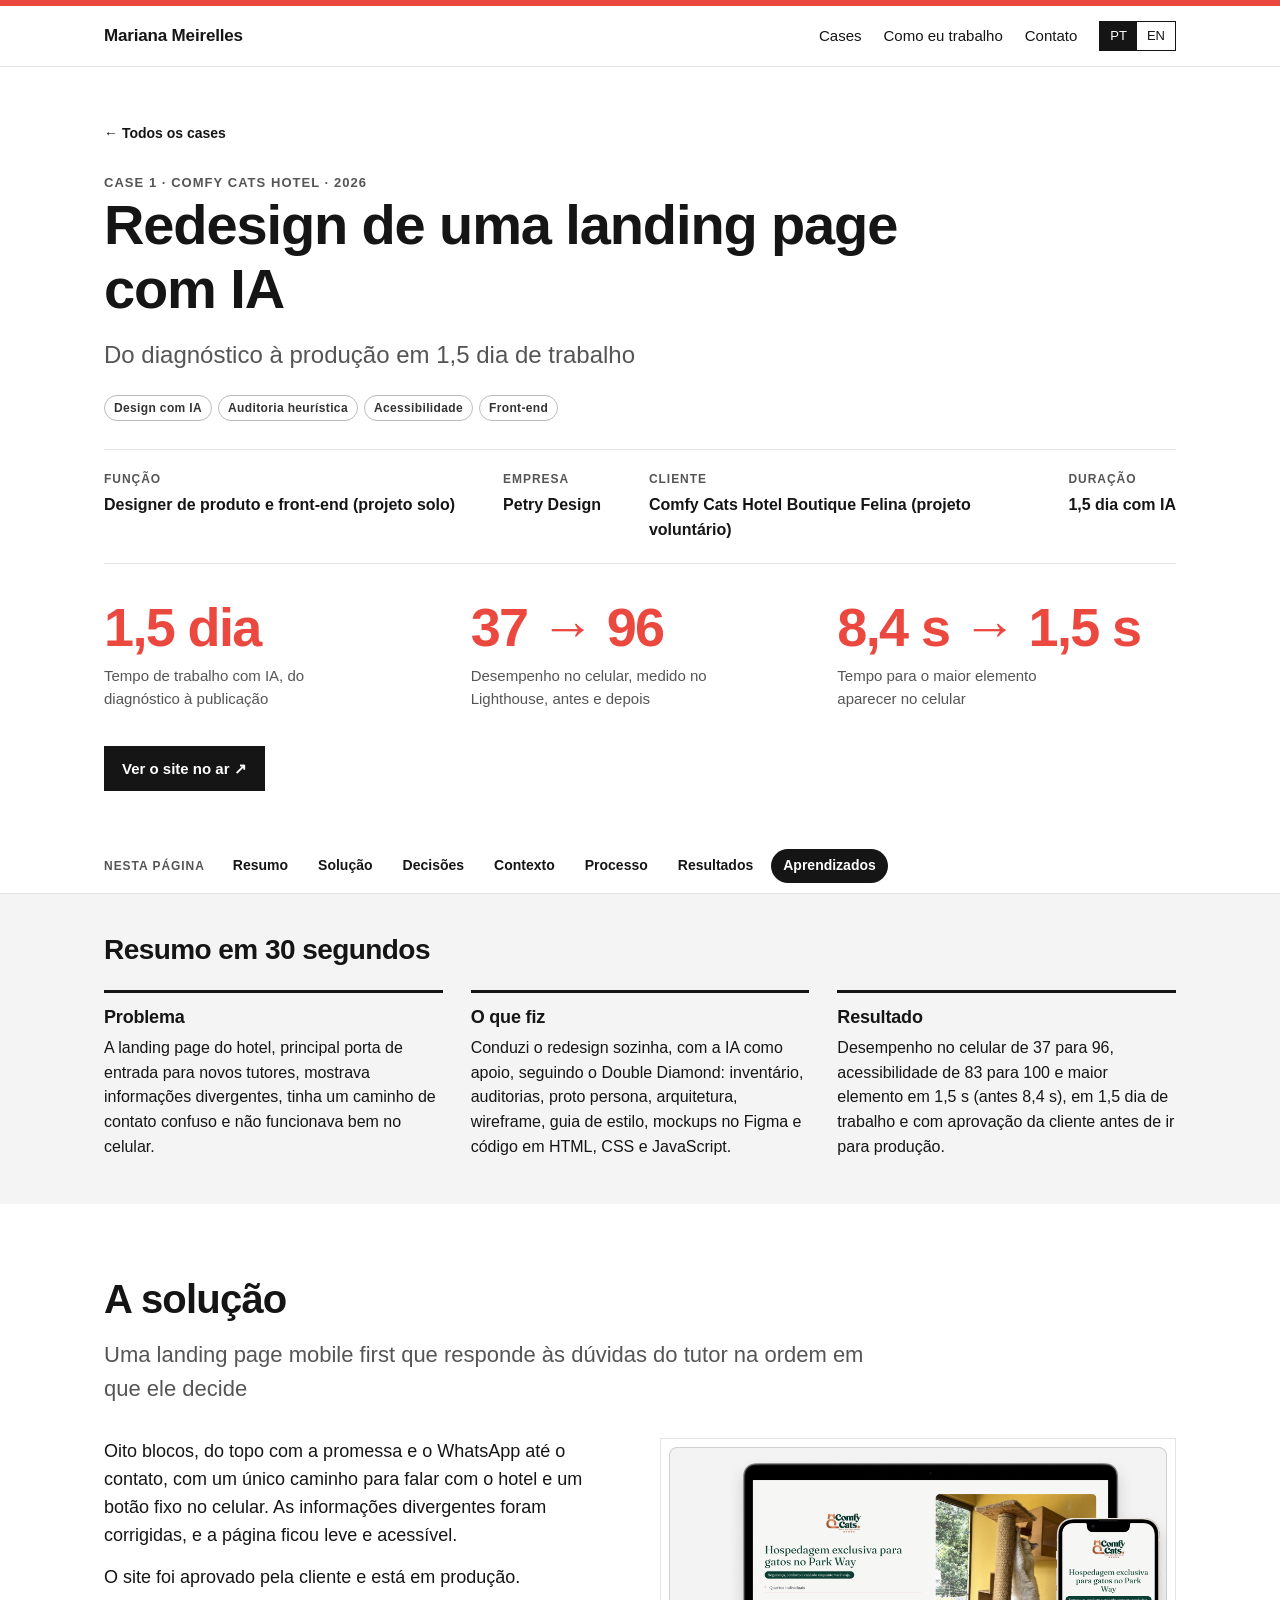
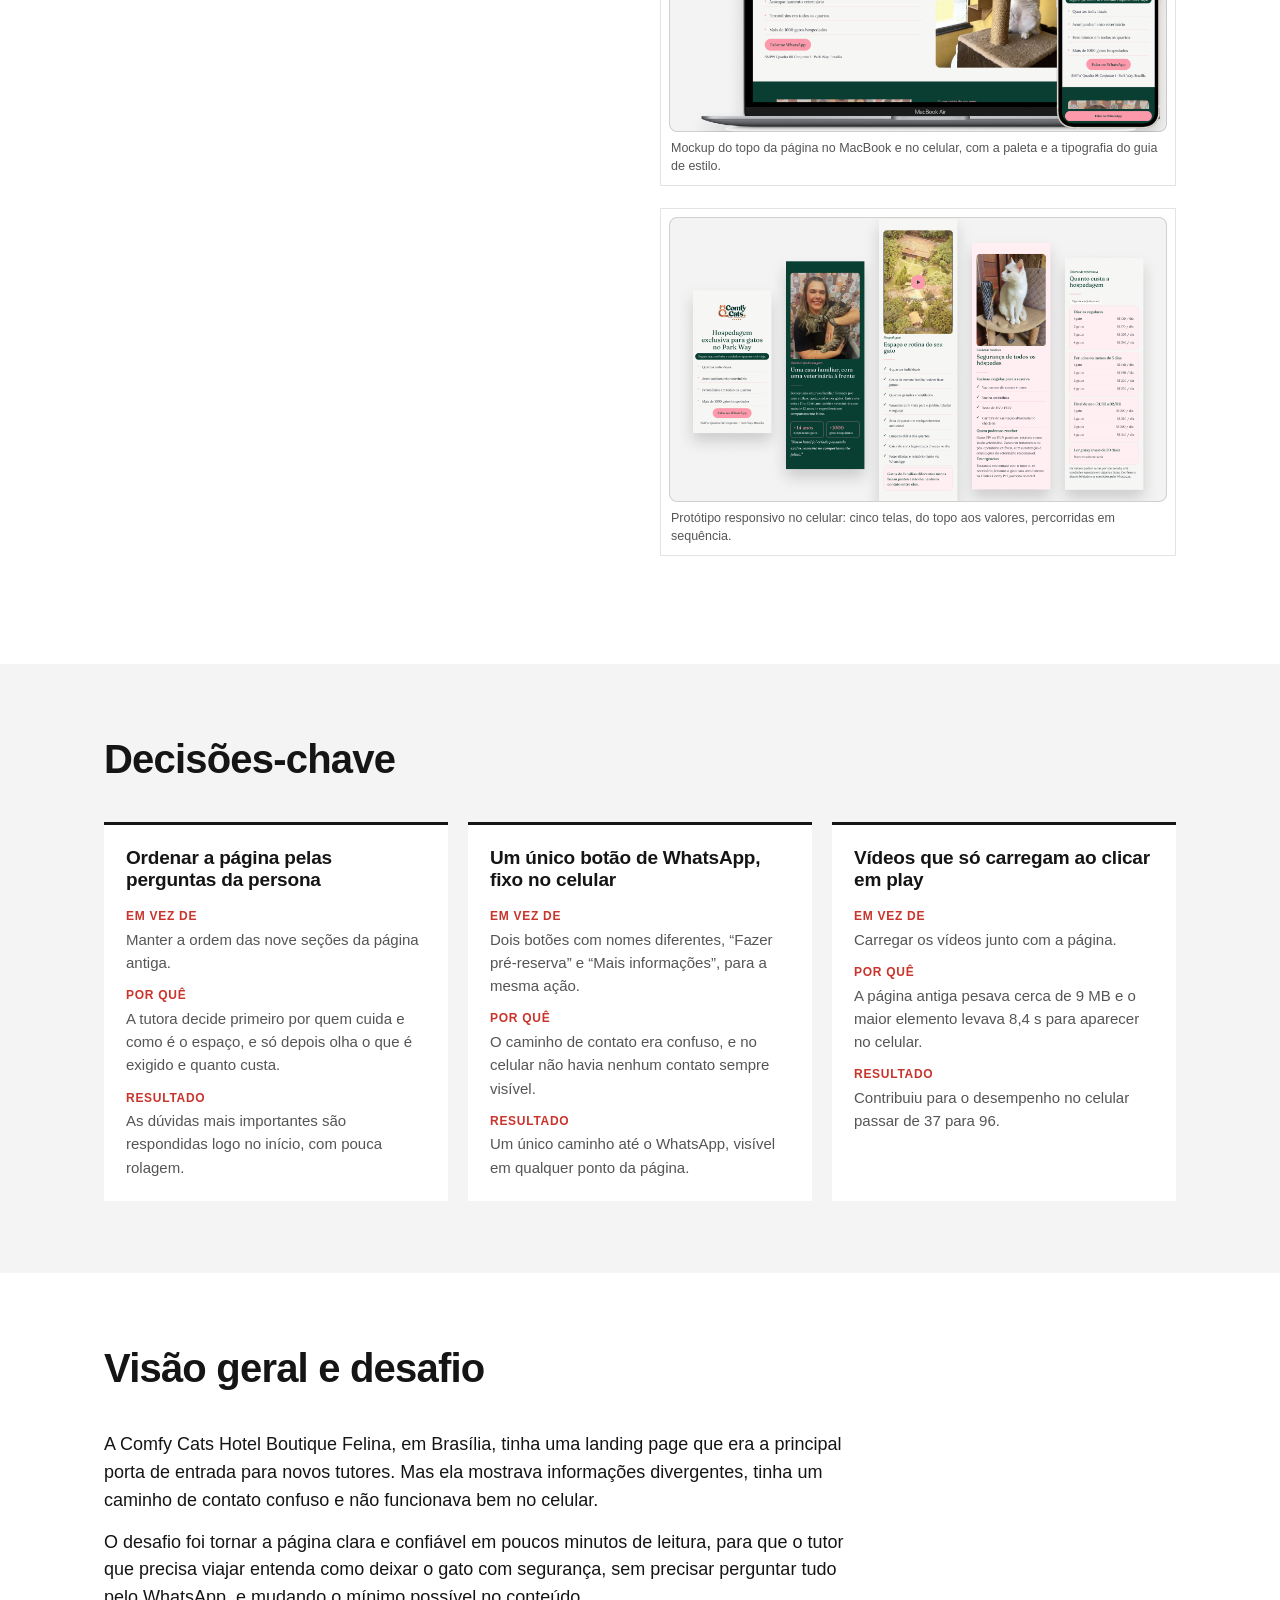
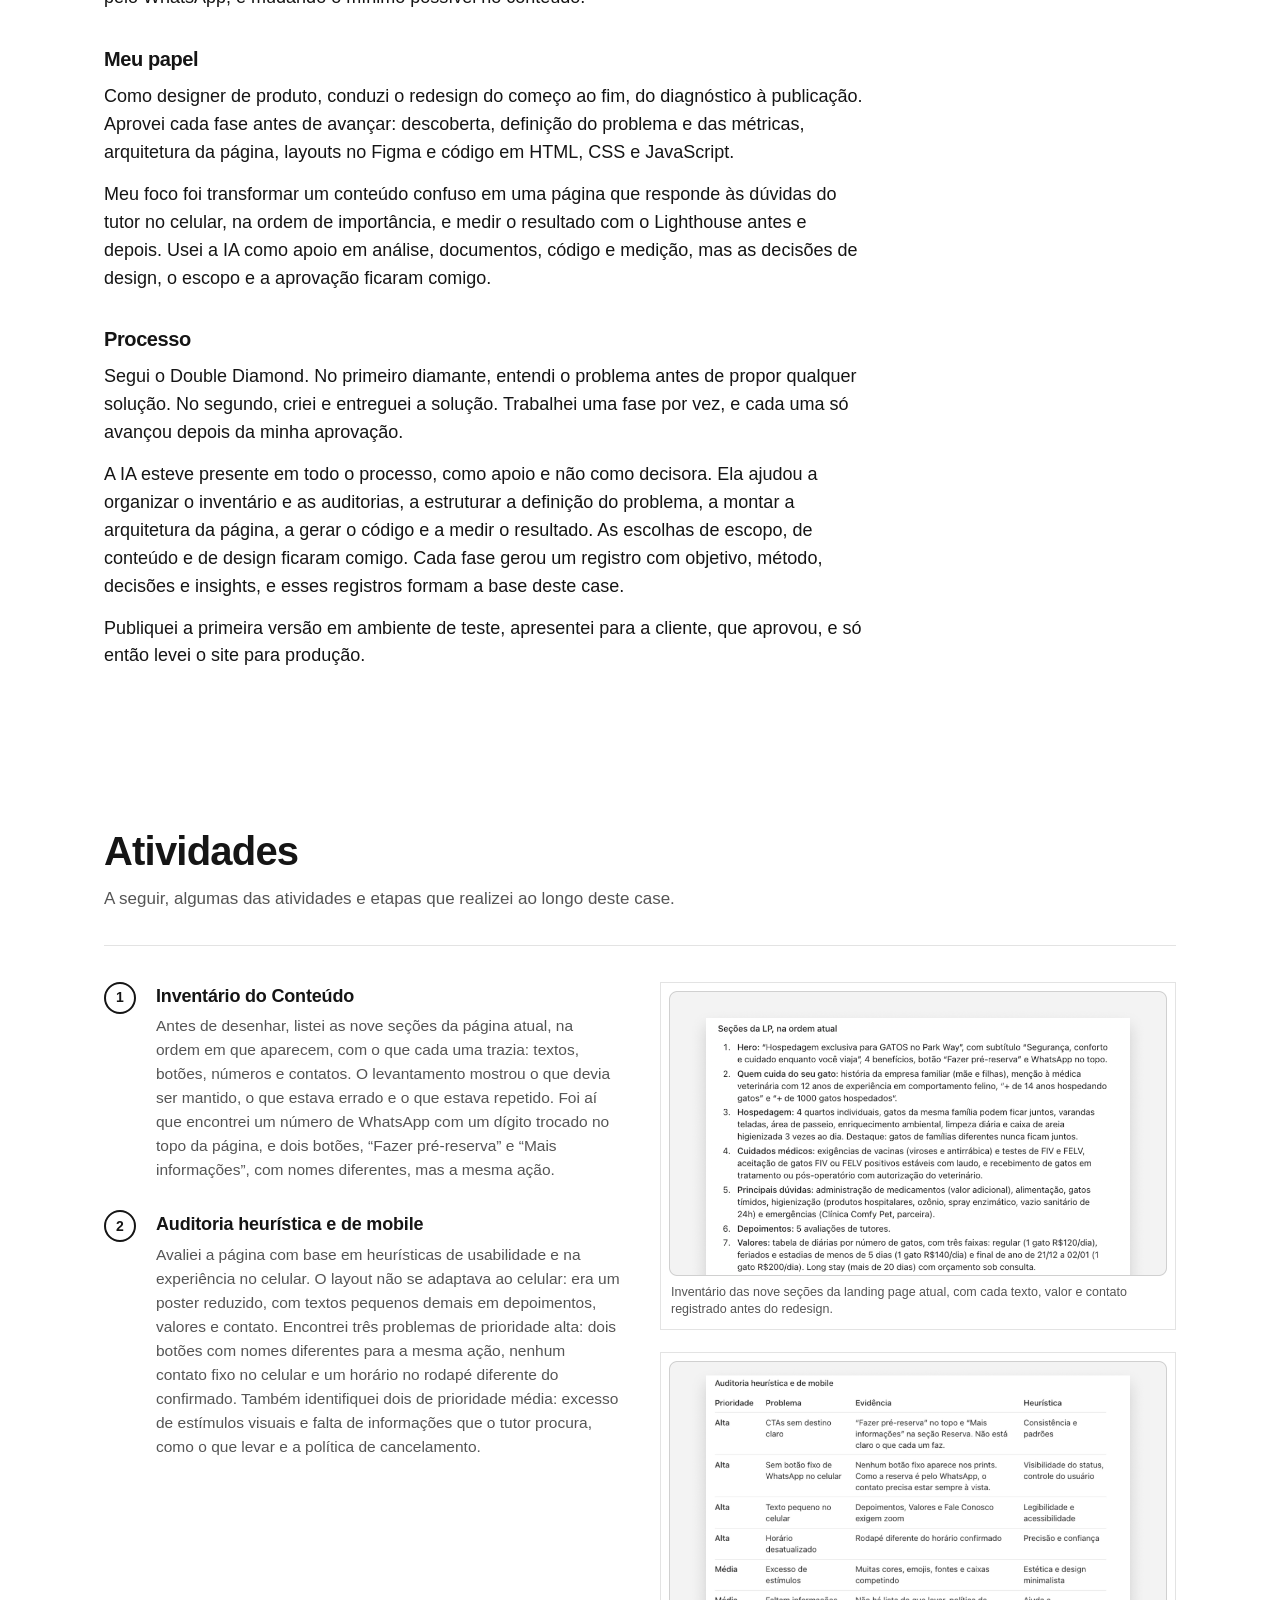
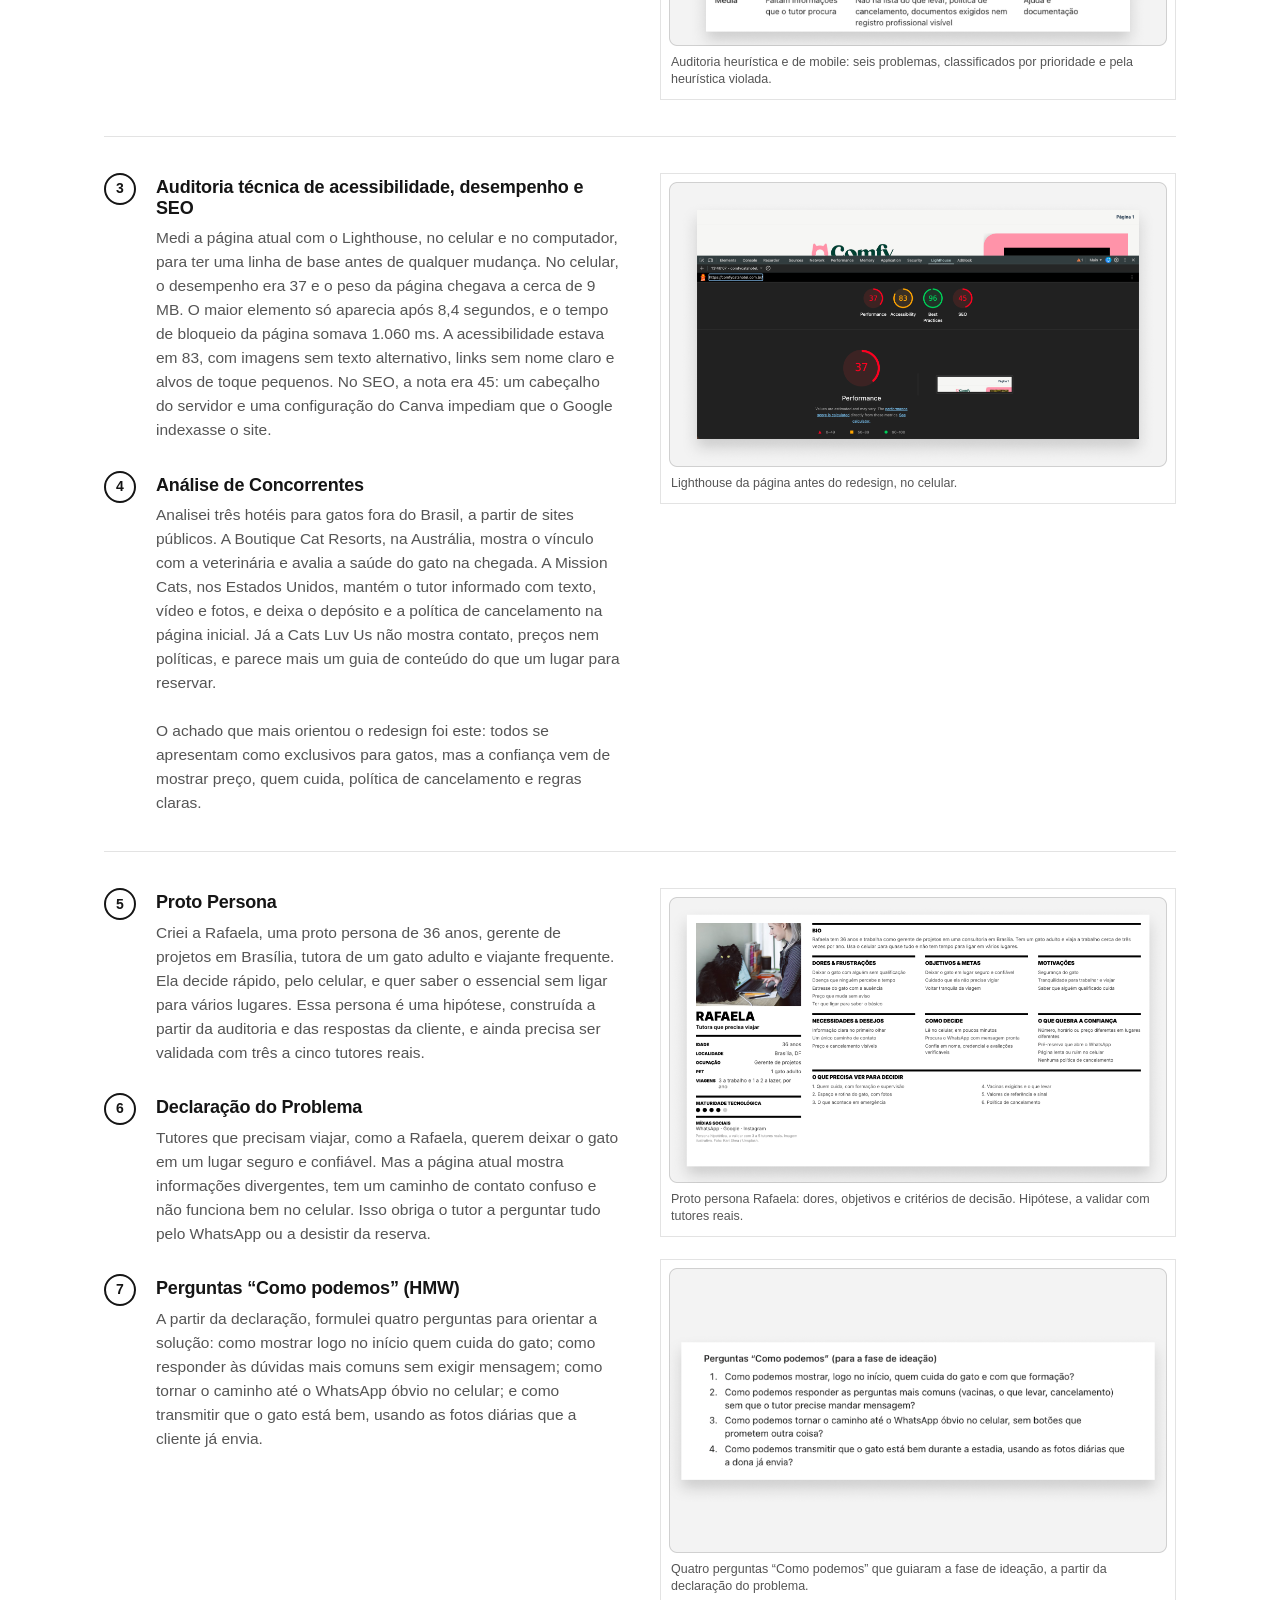
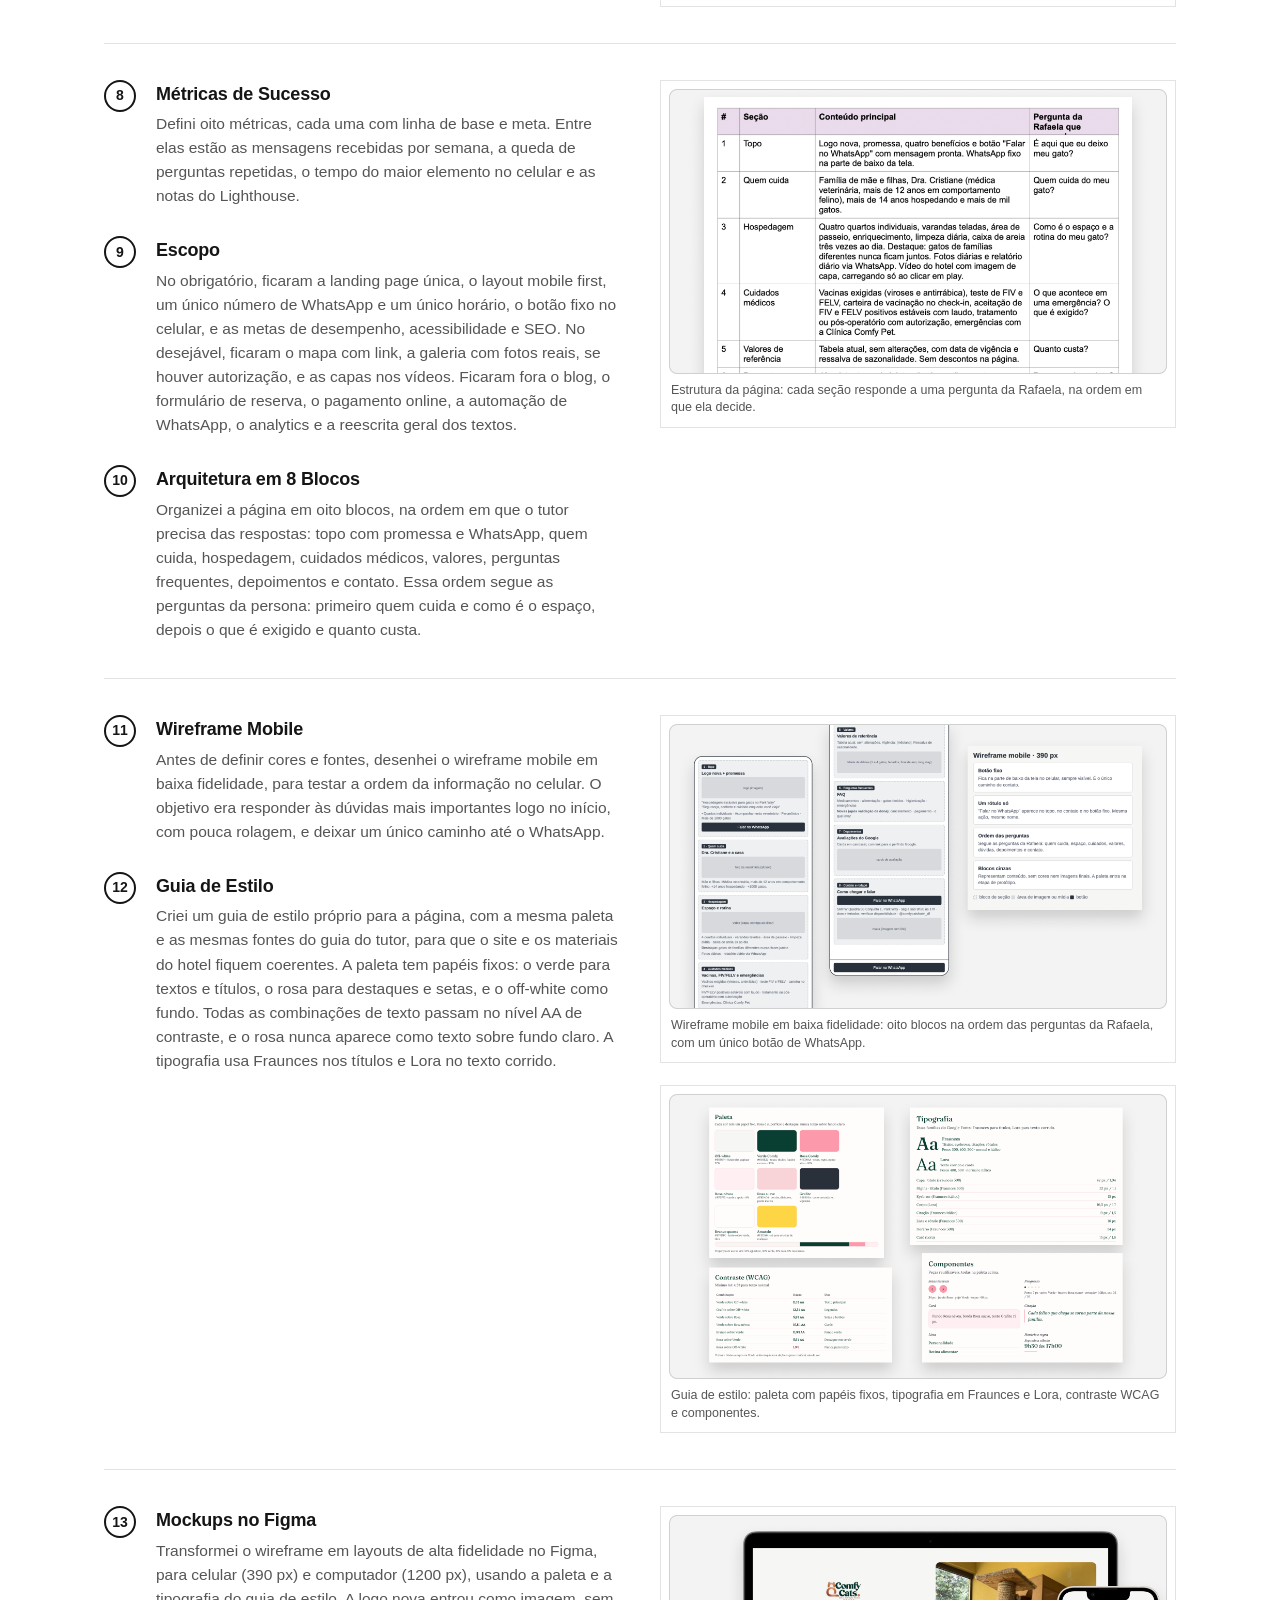
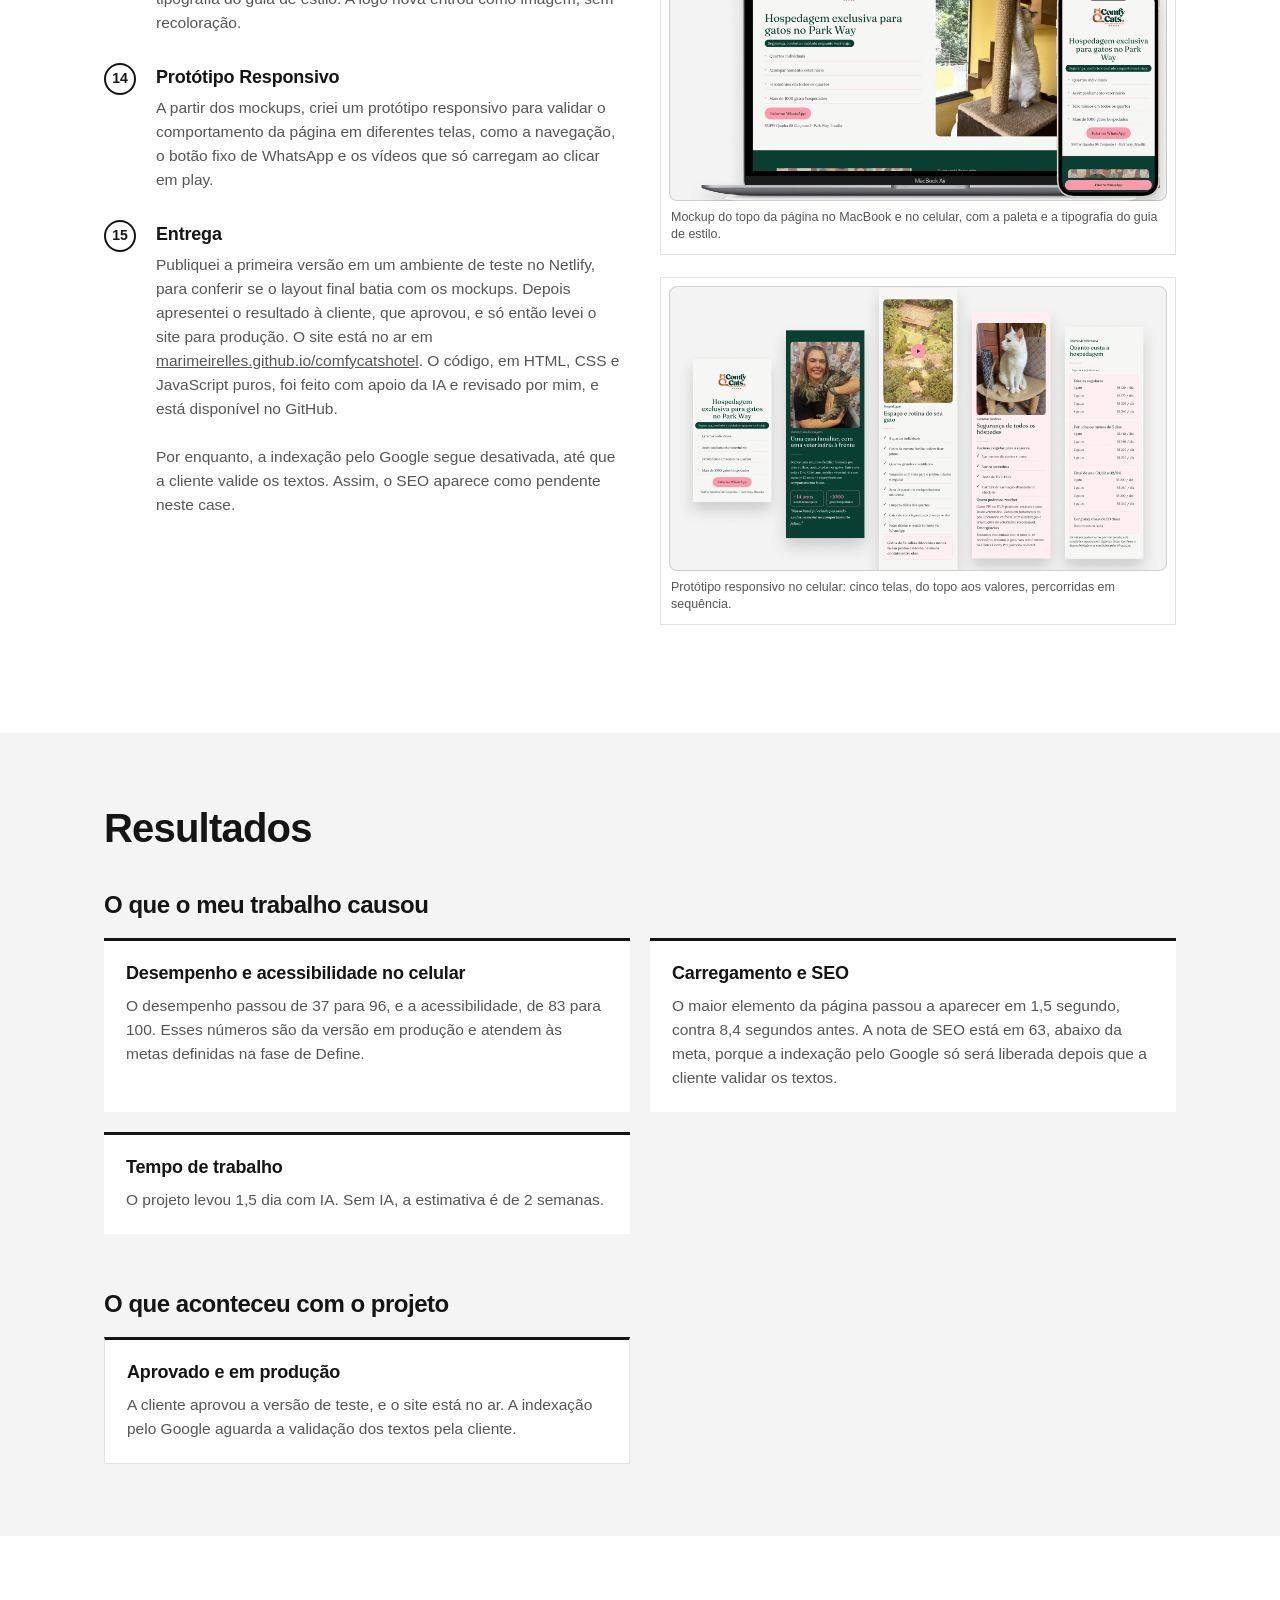
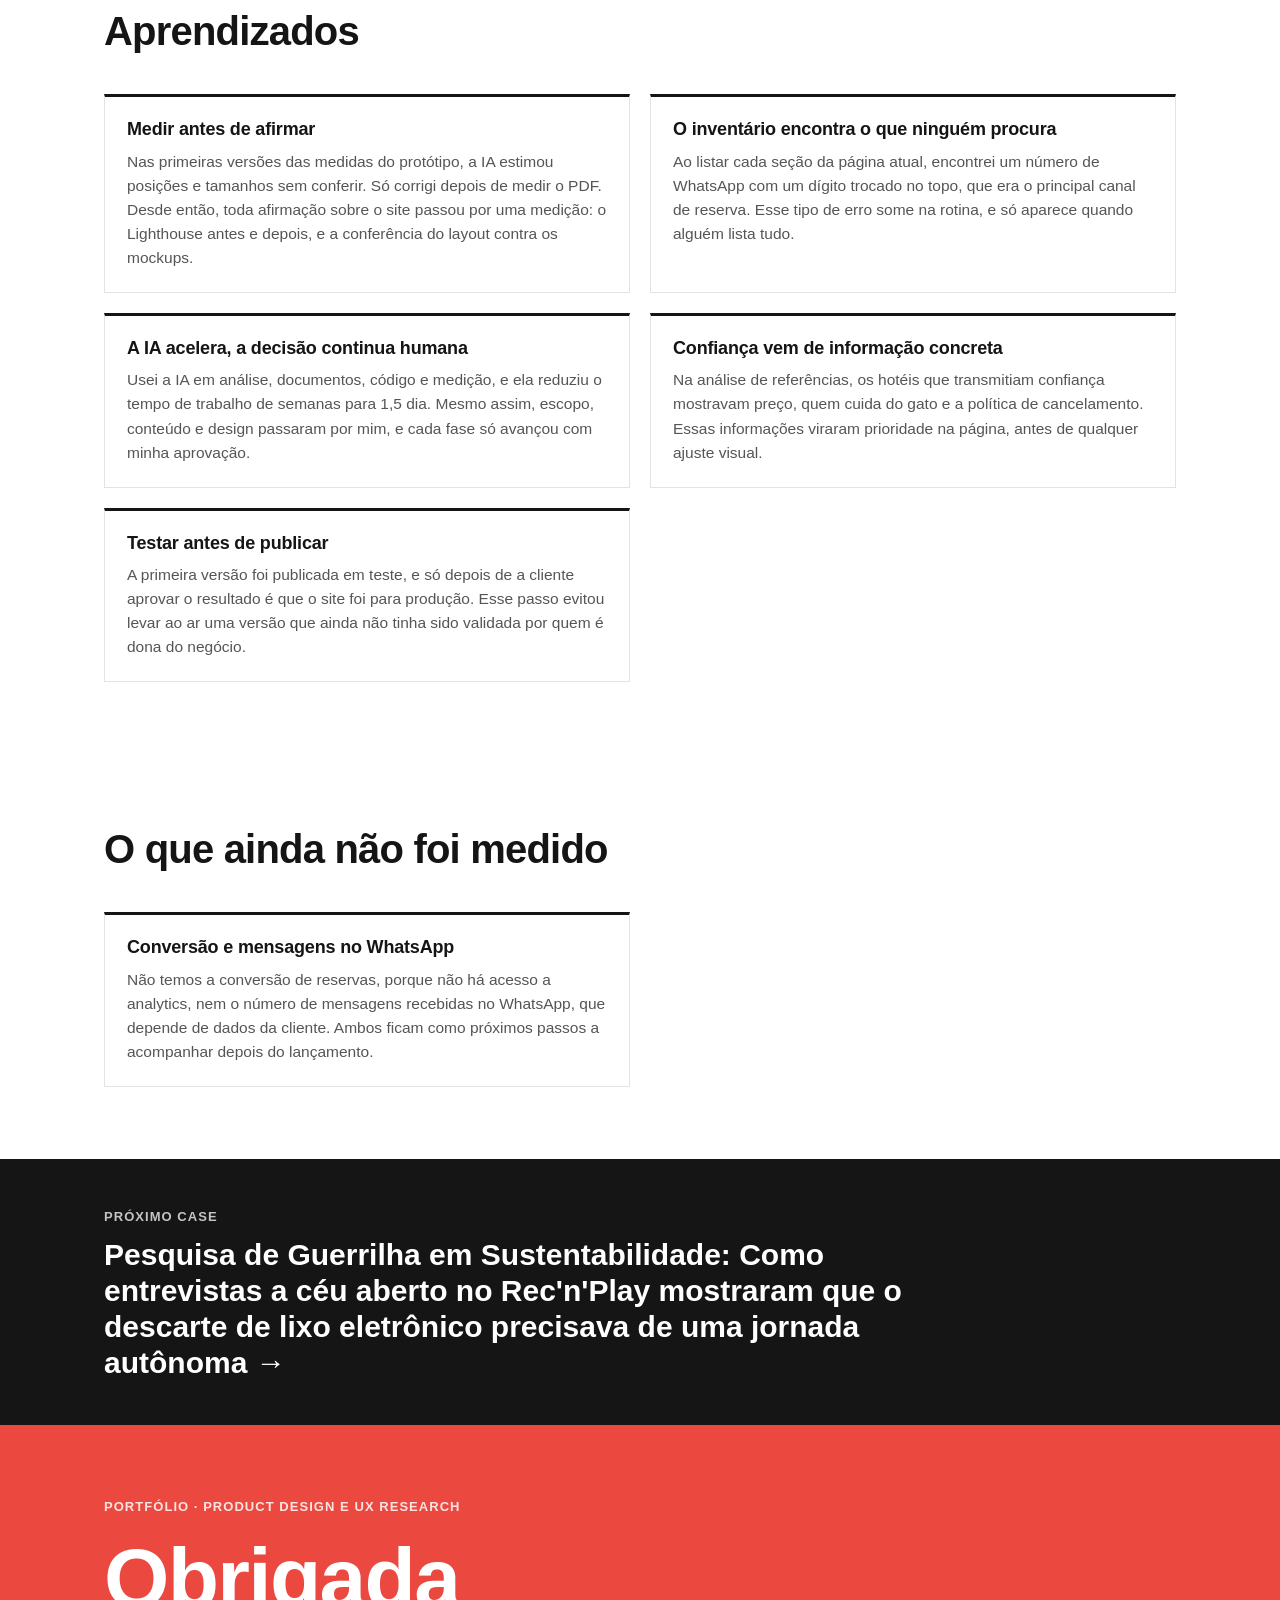
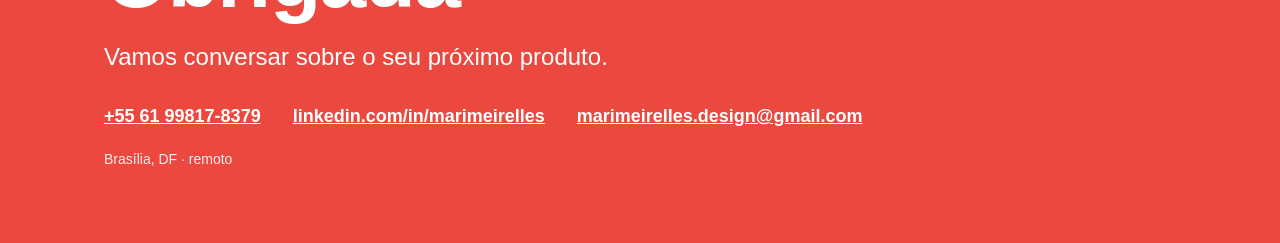
<file: comfy-cats-hotel.html>
<!DOCTYPE html>
<html lang="pt-BR">
<head>
<meta charset="utf-8">
<meta name="viewport" content="width=device-width, initial-scale=1">
<title>Redesign de uma landing page com IA · Mariana Meirelles</title>
<meta name="description" content="Portfólio de Mariana Meirelles, Product Designer Sênior e UX Researcher: cases de Comfy Cats Hotel, TechBack BB, Glasu!, CertificaMed, Pix e Carteira bB.">
<link rel="canonical" href="https://marimeirelles.github.io/works/comfy-cats-hotel.html">
<link rel="alternate" hreflang="pt-BR" href="https://marimeirelles.github.io/works/comfy-cats-hotel.html">
<link rel="alternate" hreflang="en" href="https://marimeirelles.github.io/works/en/comfy-cats-hotel.html">
<link rel="icon" type="image/png" href="favicon.png">
<link rel="apple-touch-icon" href="favicon.png">
<meta property="og:type" content="website">
<meta property="og:site_name" content="Mariana Meirelles">
<meta property="og:title" content="Redesign de uma landing page com IA · Mariana Meirelles">
<meta property="og:description" content="Portfólio de Mariana Meirelles, Product Designer Sênior e UX Researcher: cases de Comfy Cats Hotel, TechBack BB, Glasu!, CertificaMed, Pix e Carteira bB.">
<meta property="og:url" content="https://marimeirelles.github.io/works/comfy-cats-hotel.html">
<meta property="og:image" content="https://marimeirelles.github.io/works/img/og-pt.png">
<meta property="og:image:width" content="1200">
<meta property="og:image:height" content="630">
<meta property="og:locale" content="pt_BR">
<meta name="twitter:card" content="summary_large_image">
<meta name="twitter:image" content="https://marimeirelles.github.io/works/img/og-pt.png">
<link rel="stylesheet" href="style.css">
<script src="site.js" defer></script>
<script async src="https://www.googletagmanager.com/gtag/js?id=G-E2VLYBCHG3"></script>
<script>window.dataLayer=window.dataLayer||[];function gtag(){dataLayer.push(arguments);}gtag('js',new Date());gtag('config','G-E2VLYBCHG3');</script>
<script>(function(h,o,t,j,a,r){h.hj=h.hj||function(){(h.hj.q=h.hj.q||[]).push(arguments)};h._hjSettings={hjid:6856077,hjsv:6};a=o.getElementsByTagName('head')[0];r=o.createElement('script');r.async=1;r.src=t+h._hjSettings.hjid+j+h._hjSettings.hjsv;a.appendChild(r);})(window,document,'https://static.hotjar.com/c/hotjar-','.js?sv=');</script>
<script src="analytics.js" defer></script>

</head>
<body>
<a class="skip" href="#main">Pular para o conteúdo</a>
<header class="top"><div class="wrap bar">
<a class="brand" href="index.html">Mariana Meirelles</a>
<nav aria-label="Principal">
<span class="links"><a href="index.html#cases">Cases</a><a href="index.html#como">Como eu trabalho</a><a href="index.html#contato">Contato</a></span>
<details class="mnav"><summary>Menu</summary><div><a href="index.html#cases">Cases</a><a href="index.html#como">Como eu trabalho</a><a href="index.html#contato">Contato</a></div></details>
<span class="lang"><a href="comfy-cats-hotel.html" lang="pt" aria-current="true">PT</a><a href="en/comfy-cats-hotel.html" lang="en" >EN</a></span>
</nav></div></header>
<main id="main">
<section class="case-hero" id="topo"><div class="wrap">
<p class="crumb"><a href="index.html#cases">← Todos os cases</a></p>
<p class="num">CASE 1 · COMFY CATS HOTEL · 2026</p>
<h1>Redesign de uma landing page com IA</h1><p class="sub">Do diagnóstico à produção em 1,5 dia de trabalho</p>
<ul class="tags"><li>Design com IA</li><li>Auditoria heurística</li><li>Acessibilidade</li><li>Front-end</li></ul>
<dl class="facts"><div><dt>Função</dt><dd>Designer de produto e front-end (projeto solo)</dd></div><div><dt>Empresa</dt><dd>Petry Design</dd></div><div><dt>Cliente</dt><dd>Comfy Cats Hotel Boutique Felina (projeto voluntário)</dd></div><div><dt>Duração</dt><dd>1,5 dia com IA</dd></div></dl>
<dl class="metrics"><div><dt>1,5 dia</dt><dd>Tempo de trabalho com IA, do diagnóstico à publicação</dd></div><div><dt>37 → 96</dt><dd>Desempenho no celular, medido no Lighthouse, antes e depois</dd></div><div><dt>8,4 s → 1,5 s</dt><dd>Tempo para o maior elemento aparecer no celular</dd></div></dl><a class="btn live" href="https://marimeirelles.github.io/comfycatshotel/" target="_blank" rel="noopener">Ver o site no ar <span aria-hidden="true">↗</span></a>
</div></section>
<nav class="toc" aria-label="Nesta página"><div class="wrap"><span class="toc-l">Nesta página</span><a href="#resumo">Resumo</a><a href="#solucao">Solução</a><a href="#decisoes">Decisões</a><a href="#contexto">Contexto</a><a href="#processo">Processo</a><a href="#resultados">Resultados</a><a href="#aprendizados">Aprendizados</a></div></nav>
<section class="tldr" id="resumo"><div class="wrap"><h2>Resumo em 30 segundos</h2><div class="tldr-grid"><div><h3>Problema</h3><p>A landing page do hotel, principal porta de entrada para novos tutores, mostrava informações divergentes, tinha um caminho de contato confuso e não funcionava bem no celular.</p></div><div><h3>O que fiz</h3><p>Conduzi o redesign sozinha, com a IA como apoio, seguindo o Double Diamond: inventário, auditorias, proto persona, arquitetura, wireframe, guia de estilo, mockups no Figma e código em HTML, CSS e JavaScript.</p></div><div><h3>Resultado</h3><p>Desempenho no celular de 37 para 96, acessibilidade de 83 para 100 e maior elemento em 1,5 s (antes 8,4 s), em 1,5 dia de trabalho e com aprovação da cliente antes de ir para produção.</p></div></div></div></section>
<section class="sec sol" id="solucao"><div class="wrap"><h2>A solução</h2><p class="subt">Uma landing page mobile first que responde às dúvidas do tutor na ordem em que ele decide</p><div class="block first"><div class="prose"><p>Oito blocos, do topo com a promessa e o WhatsApp até o contato, com um único caminho para falar com o hotel e um botão fixo no celular. As informações divergentes foram corrigidas, e a página ficou leve e acessível.</p><p>O site foi aprovado pela cliente e está em produção.</p></div><div class="figs"><figure><a class="zoom" href="img/comfy-mockups.png" data-cap="Mockup do topo da página no MacBook e no celular, com a paleta e a tipografia do guia de estilo." aria-label="Abrir imagem ampliada"><img src="img/comfy-mockups.png" alt="Mockup da página inicial em MacBook e celular, com topo, benefícios e botão do WhatsApp." loading="lazy" width="964" height="552"></a><figcaption>Mockup do topo da página no MacBook e no celular, com a paleta e a tipografia do guia de estilo.</figcaption></figure><figure><a class="zoom" href="img/comfy-prototipo.png" data-cap="Protótipo responsivo no celular: cinco telas, do topo aos valores, percorridas em sequência." aria-label="Abrir imagem ampliada"><img src="img/comfy-prototipo.png" alt="Cinco telas do protótipo mobile, do topo aos valores, com fotos e botão de WhatsApp." loading="lazy" width="964" height="552"></a><figcaption>Protótipo responsivo no celular: cinco telas, do topo aos valores, percorridas em sequência.</figcaption></figure></div></div></div></section>
<section class="sec gray" id="decisoes"><div class="wrap"><h2>Decisões-chave</h2><div class="grid3"><div class="card dec"><h3>Ordenar a página pelas perguntas da persona</h3><dl><div><dt>Em vez de</dt><dd>Manter a ordem das nove seções da página antiga.</dd></div><div><dt>Por quê</dt><dd>A tutora decide primeiro por quem cuida e como é o espaço, e só depois olha o que é exigido e quanto custa.</dd></div><div><dt>Resultado</dt><dd>As dúvidas mais importantes são respondidas logo no início, com pouca rolagem.</dd></div></dl></div><div class="card dec"><h3>Um único botão de WhatsApp, fixo no celular</h3><dl><div><dt>Em vez de</dt><dd>Dois botões com nomes diferentes, “Fazer pré-reserva” e “Mais informações”, para a mesma ação.</dd></div><div><dt>Por quê</dt><dd>O caminho de contato era confuso, e no celular não havia nenhum contato sempre visível.</dd></div><div><dt>Resultado</dt><dd>Um único caminho até o WhatsApp, visível em qualquer ponto da página.</dd></div></dl></div><div class="card dec"><h3>Vídeos que só carregam ao clicar em play</h3><dl><div><dt>Em vez de</dt><dd>Carregar os vídeos junto com a página.</dd></div><div><dt>Por quê</dt><dd>A página antiga pesava cerca de 9 MB e o maior elemento levava 8,4 s para aparecer no celular.</dd></div><div><dt>Resultado</dt><dd>Contribuiu para o desempenho no celular passar de 37 para 96.</dd></div></dl></div></div></div></section>
<section class="sec" id="contexto"><div class="wrap"><div class="prose narrow"><h2>Visão geral e desafio</h2><p>A Comfy Cats Hotel Boutique Felina, em Brasília, tinha uma landing page que era a principal porta de entrada para novos tutores. Mas ela mostrava informações divergentes, tinha um caminho de contato confuso e não funcionava bem no celular.</p><p>O desafio foi tornar a página clara e confiável em poucos minutos de leitura, para que o tutor que precisa viajar entenda como deixar o gato com segurança, sem precisar perguntar tudo pelo WhatsApp, e mudando o mínimo possível no conteúdo.</p>
<h3>Meu papel</h3><p>Como designer de produto, conduzi o redesign do começo ao fim, do diagnóstico à publicação. Aprovei cada fase antes de avançar: descoberta, definição do problema e das métricas, arquitetura da página, layouts no Figma e código em HTML, CSS e JavaScript.</p><p>Meu foco foi transformar um conteúdo confuso em uma página que responde às dúvidas do tutor no celular, na ordem de importância, e medir o resultado com o Lighthouse antes e depois. Usei a IA como apoio em análise, documentos, código e medição, mas as decisões de design, o escopo e a aprovação ficaram comigo.</p><h3>Processo</h3><p>Segui o Double Diamond. No primeiro diamante, entendi o problema antes de propor qualquer solução. No segundo, criei e entreguei a solução. Trabalhei uma fase por vez, e cada uma só avançou depois da minha aprovação.</p><p>A IA esteve presente em todo o processo, como apoio e não como decisora. Ela ajudou a organizar o inventário e as auditorias, a estruturar a definição do problema, a montar a arquitetura da página, a gerar o código e a medir o resultado. As escolhas de escopo, de conteúdo e de design ficaram comigo. Cada fase gerou um registro com objetivo, método, decisões e insights, e esses registros formam a base deste case.</p><p>Publiquei a primeira versão em ambiente de teste, apresentei para a cliente, que aprovou, e só então levei o site para produção.</p></div></div></section>
<section class="sec" id="processo"><div class="wrap"><h2>Atividades</h2><p class="hint">A seguir, algumas das atividades e etapas que realizei ao longo deste case.</p><div class="block"><ol class="acts"><li><span class="n" aria-hidden="true">1</span><div><h3>Inventário do Conteúdo</h3><div class="txt">Antes de desenhar, listei as nove seções da página atual, na ordem em que aparecem, com o que cada uma trazia: textos, botões, números e contatos. O levantamento mostrou o que devia ser mantido, o que estava errado e o que estava repetido. Foi aí que encontrei um número de WhatsApp com um dígito trocado no topo da página, e dois botões, “Fazer pré-reserva” e “Mais informações”, com nomes diferentes, mas a mesma ação.</div></div></li><li><span class="n" aria-hidden="true">2</span><div><h3>Auditoria heurística e de mobile</h3><div class="txt">Avaliei a página com base em heurísticas de usabilidade e na experiência no celular. O layout não se adaptava ao celular: era um poster reduzido, com textos pequenos demais em depoimentos, valores e contato. Encontrei três problemas de prioridade alta: dois botões com nomes diferentes para a mesma ação, nenhum contato fixo no celular e um horário no rodapé diferente do confirmado. Também identifiquei dois de prioridade média: excesso de estímulos visuais e falta de informações que o tutor procura, como o que levar e a política de cancelamento.</div></div></li></ol><div class="figs"><figure><a class="zoom" href="img/comfy-inventario.png" data-cap="Inventário das nove seções da landing page atual, com cada texto, valor e contato registrado antes do redesign." aria-label="Abrir imagem ampliada"><img src="img/comfy-inventario.png" alt="Lista das nove seções da landing page atual, com hero, hospedagem, valores e contatos." loading="lazy" width="964" height="552"></a><figcaption>Inventário das nove seções da landing page atual, com cada texto, valor e contato registrado antes do redesign.</figcaption></figure><figure><a class="zoom" href="img/comfy-auditoria-heuristica.png" data-cap="Auditoria heurística e de mobile: seis problemas, classificados por prioridade e pela heurística violada." aria-label="Abrir imagem ampliada"><img src="img/comfy-auditoria-heuristica.png" alt="Tabela com seis problemas da auditoria, com prioridade, evidência e heurística de cada um." loading="lazy" width="964" height="552"></a><figcaption>Auditoria heurística e de mobile: seis problemas, classificados por prioridade e pela heurística violada.</figcaption></figure></div></div><div class="block"><ol class="acts"><li><span class="n" aria-hidden="true">3</span><div><h3>Auditoria técnica de acessibilidade, desempenho e SEO</h3><div class="txt">Medi a página atual com o Lighthouse, no celular e no computador, para ter uma linha de base antes de qualquer mudança. No celular, o desempenho era 37 e o peso da página chegava a cerca de 9 MB. O maior elemento só aparecia após 8,4 segundos, e o tempo de bloqueio da página somava 1.060 ms. A acessibilidade estava em 83, com imagens sem texto alternativo, links sem nome claro e alvos de toque pequenos. No SEO, a nota era 45: um cabeçalho do servidor e uma configuração do Canva impediam que o Google indexasse o site.</div></div></li><li><span class="n" aria-hidden="true">4</span><div><h3>Análise de Concorrentes</h3><div class="txt">Analisei três hotéis para gatos fora do Brasil, a partir de sites públicos. A Boutique Cat Resorts, na Austrália, mostra o vínculo com a veterinária e avalia a saúde do gato na chegada. A Mission Cats, nos Estados Unidos, mantém o tutor informado com texto, vídeo e fotos, e deixa o depósito e a política de cancelamento na página inicial. Já a Cats Luv Us não mostra contato, preços nem políticas, e parece mais um guia de conteúdo do que um lugar para reservar.<br><br>O achado que mais orientou o redesign foi este: todos se apresentam como exclusivos para gatos, mas a confiança vem de mostrar preço, quem cuida, política de cancelamento e regras claras.</div></div></li></ol><div class="figs"><figure><a class="zoom" href="img/comfy-lighthouse-antes.png" data-cap="Lighthouse da página antes do redesign, no celular." aria-label="Abrir imagem ampliada"><img src="img/comfy-lighthouse-antes.png" alt="Lighthouse no celular, antes do redesign: desempenho 37, acessibilidade 83 e SEO 45." loading="lazy" width="964" height="552"></a><figcaption>Lighthouse da página antes do redesign, no celular.</figcaption></figure></div></div><div class="block"><ol class="acts"><li><span class="n" aria-hidden="true">5</span><div><h3>Proto Persona</h3><div class="txt">Criei a Rafaela, uma proto persona de 36 anos, gerente de projetos em Brasília, tutora de um gato adulto e viajante frequente. Ela decide rápido, pelo celular, e quer saber o essencial sem ligar para vários lugares. Essa persona é uma hipótese, construída a partir da auditoria e das respostas da cliente, e ainda precisa ser validada com três a cinco tutores reais.</div></div></li><li><span class="n" aria-hidden="true">6</span><div><h3>Declaração do Problema</h3><div class="txt">Tutores que precisam viajar, como a Rafaela, querem deixar o gato em um lugar seguro e confiável. Mas a página atual mostra informações divergentes, tem um caminho de contato confuso e não funciona bem no celular. Isso obriga o tutor a perguntar tudo pelo WhatsApp ou a desistir da reserva.</div></div></li><li><span class="n" aria-hidden="true">7</span><div><h3>Perguntas “Como podemos” (HMW)</h3><div class="txt">A partir da declaração, formulei quatro perguntas para orientar a solução: como mostrar logo no início quem cuida do gato; como responder às dúvidas mais comuns sem exigir mensagem; como tornar o caminho até o WhatsApp óbvio no celular; e como transmitir que o gato está bem, usando as fotos diárias que a cliente já envia.</div></div></li></ol><div class="figs"><figure><a class="zoom" href="img/comfy-proto-persona.png" data-cap="Proto persona Rafaela: dores, objetivos e critérios de decisão. Hipótese, a validar com tutores reais." aria-label="Abrir imagem ampliada"><img src="img/comfy-proto-persona.png" alt="Ficha da proto persona Rafaela, com dados, dores, objetivos, motivações e critérios de decisão." loading="lazy" width="964" height="552"></a><figcaption>Proto persona Rafaela: dores, objetivos e critérios de decisão. Hipótese, a validar com tutores reais.</figcaption></figure><figure><a class="zoom" href="img/comfy-como-podemos.png" data-cap="Quatro perguntas “Como podemos” que guiaram a fase de ideação, a partir da declaração do problema." aria-label="Abrir imagem ampliada"><img src="img/comfy-como-podemos.png" alt="Quatro perguntas “Como podemos” sobre confiança, dúvidas, contato no celular e fotos diárias." loading="lazy" width="964" height="552"></a><figcaption>Quatro perguntas “Como podemos” que guiaram a fase de ideação, a partir da declaração do problema.</figcaption></figure></div></div><div class="block"><ol class="acts"><li><span class="n" aria-hidden="true">8</span><div><h3>Métricas de Sucesso</h3><div class="txt">Defini oito métricas, cada uma com linha de base e meta. Entre elas estão as mensagens recebidas por semana, a queda de perguntas repetidas, o tempo do maior elemento no celular e as notas do Lighthouse.</div></div></li><li><span class="n" aria-hidden="true">9</span><div><h3>Escopo</h3><div class="txt">No obrigatório, ficaram a landing page única, o layout mobile first, um único número de WhatsApp e um único horário, o botão fixo no celular, e as metas de desempenho, acessibilidade e SEO. No desejável, ficaram o mapa com link, a galeria com fotos reais, se houver autorização, e as capas nos vídeos. Ficaram fora o blog, o formulário de reserva, o pagamento online, a automação de WhatsApp, o analytics e a reescrita geral dos textos.</div></div></li><li><span class="n" aria-hidden="true">10</span><div><h3>Arquitetura em 8 Blocos</h3><div class="txt">Organizei a página em oito blocos, na ordem em que o tutor precisa das respostas: topo com promessa e WhatsApp, quem cuida, hospedagem, cuidados médicos, valores, perguntas frequentes, depoimentos e contato. Essa ordem segue as perguntas da persona: primeiro quem cuida e como é o espaço, depois o que é exigido e quanto custa.</div></div></li></ol><div class="figs"><figure><a class="zoom" href="img/comfy-arquitetura.png" data-cap="Estrutura da página: cada seção responde a uma pergunta da Rafaela, na ordem em que ela decide." aria-label="Abrir imagem ampliada"><img src="img/comfy-arquitetura.png" alt="Tabela com as seções da página, seu conteúdo e a pergunta da Rafaela que cada uma responde." loading="lazy" width="964" height="552"></a><figcaption>Estrutura da página: cada seção responde a uma pergunta da Rafaela, na ordem em que ela decide.</figcaption></figure></div></div><div class="block"><ol class="acts"><li><span class="n" aria-hidden="true">11</span><div><h3>Wireframe Mobile</h3><div class="txt">Antes de definir cores e fontes, desenhei o wireframe mobile em baixa fidelidade, para testar a ordem da informação no celular. O objetivo era responder às dúvidas mais importantes logo no início, com pouca rolagem, e deixar um único caminho até o WhatsApp.</div></div></li><li><span class="n" aria-hidden="true">12</span><div><h3>Guia de Estilo</h3><div class="txt">Criei um guia de estilo próprio para a página, com a mesma paleta e as mesmas fontes do guia do tutor, para que o site e os materiais do hotel fiquem coerentes. A paleta tem papéis fixos: o verde para textos e títulos, o rosa para destaques e setas, e o off-white como fundo. Todas as combinações de texto passam no nível AA de contraste, e o rosa nunca aparece como texto sobre fundo claro. A tipografia usa Fraunces nos títulos e Lora no texto corrido.</div></div></li></ol><div class="figs"><figure><a class="zoom" href="img/comfy-wireframe-mobile.png" data-cap="Wireframe mobile em baixa fidelidade: oito blocos na ordem das perguntas da Rafaela, com um único botão de WhatsApp." aria-label="Abrir imagem ampliada"><img src="img/comfy-wireframe-mobile.png" alt="Wireframe mobile em baixa fidelidade, com oito blocos e botão fixo de WhatsApp." loading="lazy" width="964" height="552"></a><figcaption>Wireframe mobile em baixa fidelidade: oito blocos na ordem das perguntas da Rafaela, com um único botão de WhatsApp.</figcaption></figure><figure><a class="zoom" href="img/comfy-guia-de-estilo.png" data-cap="Guia de estilo: paleta com papéis fixos, tipografia em Fraunces e Lora, contraste WCAG e componentes." aria-label="Abrir imagem ampliada"><img src="img/comfy-guia-de-estilo.png" alt="Quatro blocos do guia de estilo: paleta, tipografia, contraste e componentes do site." loading="lazy" width="964" height="552"></a><figcaption>Guia de estilo: paleta com papéis fixos, tipografia em Fraunces e Lora, contraste WCAG e componentes.</figcaption></figure></div></div><div class="block"><ol class="acts"><li><span class="n" aria-hidden="true">13</span><div><h3>Mockups no Figma</h3><div class="txt">Transformei o wireframe em layouts de alta fidelidade no Figma, para celular (390 px) e computador (1200 px), usando a paleta e a tipografia do guia de estilo. A logo nova entrou como imagem, sem recoloração.</div></div></li><li><span class="n" aria-hidden="true">14</span><div><h3>Protótipo Responsivo</h3><div class="txt">A partir dos mockups, criei um protótipo responsivo para validar o comportamento da página em diferentes telas, como a navegação, o botão fixo de WhatsApp e os vídeos que só carregam ao clicar em play.</div></div></li><li><span class="n" aria-hidden="true">15</span><div><h3>Entrega</h3><div class="txt">Publiquei a primeira versão em um ambiente de teste no Netlify, para conferir se o layout final batia com os mockups. Depois apresentei o resultado à cliente, que aprovou, e só então levei o site para produção. O site está no ar em <a href="https://marimeirelles.github.io/comfycatshotel/" target="_blank" rel="noopener">marimeirelles.github.io/comfycatshotel</a>. O código, em HTML, CSS e JavaScript puros, foi feito com apoio da IA e revisado por mim, e está disponível no GitHub.<br><br>Por enquanto, a indexação pelo Google segue desativada, até que a cliente valide os textos. Assim, o SEO aparece como pendente neste case.</div></div></li></ol><div class="figs"><figure><a class="zoom" href="img/comfy-mockups.png" data-cap="Mockup do topo da página no MacBook e no celular, com a paleta e a tipografia do guia de estilo." aria-label="Abrir imagem ampliada"><img src="img/comfy-mockups.png" alt="Mockup da página inicial em MacBook e celular, com topo, benefícios e botão do WhatsApp." loading="lazy" width="964" height="552"></a><figcaption>Mockup do topo da página no MacBook e no celular, com a paleta e a tipografia do guia de estilo.</figcaption></figure><figure><a class="zoom" href="img/comfy-prototipo.png" data-cap="Protótipo responsivo no celular: cinco telas, do topo aos valores, percorridas em sequência." aria-label="Abrir imagem ampliada"><img src="img/comfy-prototipo.png" alt="Cinco telas do protótipo mobile, do topo aos valores, com fotos e botão de WhatsApp." loading="lazy" width="964" height="552"></a><figcaption>Protótipo responsivo no celular: cinco telas, do topo aos valores, percorridas em sequência.</figcaption></figure></div></div></div></section>
<section class="sec gray" id="resultados"><div class="wrap"><h2>Resultados</h2><h3 class="h3 sub0">O que o meu trabalho causou</h3><div class="grid2"><div class="card"><h3>Desempenho e acessibilidade no celular</h3><p>O desempenho passou de 37 para 96, e a acessibilidade, de 83 para 100. Esses números são da versão em produção e atendem às metas definidas na fase de Define.</p></div><div class="card"><h3>Carregamento e SEO</h3><p>O maior elemento da página passou a aparecer em 1,5 segundo, contra 8,4 segundos antes. A nota de SEO está em 63, abaixo da meta, porque a indexação pelo Google só será liberada depois que a cliente validar os textos.</p></div><div class="card"><h3>Tempo de trabalho</h3><p>O projeto levou 1,5 dia com IA. Sem IA, a estimativa é de 2 semanas.</p></div></div><h3 class="h3">O que aconteceu com o projeto</h3><div class="grid2"><div class="card line"><h3>Aprovado e em produção</h3><p>A cliente aprovou a versão de teste, e o site está no ar. A indexação pelo Google aguarda a validação dos textos pela cliente.</p></div></div></div></section>
<section class="sec" id="aprendizados"><div class="wrap"><h2>Aprendizados</h2><div class="grid2"><div class="card line"><h3>Medir antes de afirmar</h3><p>Nas primeiras versões das medidas do protótipo, a IA estimou posições e tamanhos sem conferir. Só corrigi depois de medir o PDF. Desde então, toda afirmação sobre o site passou por uma medição: o Lighthouse antes e depois, e a conferência do layout contra os mockups.</p></div><div class="card line"><h3>O inventário encontra o que ninguém procura</h3><p>Ao listar cada seção da página atual, encontrei um número de WhatsApp com um dígito trocado no topo, que era o principal canal de reserva. Esse tipo de erro some na rotina, e só aparece quando alguém lista tudo.</p></div><div class="card line"><h3>A IA acelera, a decisão continua humana</h3><p>Usei a IA em análise, documentos, código e medição, e ela reduziu o tempo de trabalho de semanas para 1,5 dia. Mesmo assim, escopo, conteúdo e design passaram por mim, e cada fase só avançou com minha aprovação.</p></div><div class="card line"><h3>Confiança vem de informação concreta</h3><p>Na análise de referências, os hotéis que transmitiam confiança mostravam preço, quem cuida do gato e a política de cancelamento. Essas informações viraram prioridade na página, antes de qualquer ajuste visual.</p></div><div class="card line"><h3>Testar antes de publicar</h3><p>A primeira versão foi publicada em teste, e só depois de a cliente aprovar o resultado é que o site foi para produção. Esse passo evitou levar ao ar uma versão que ainda não tinha sido validada por quem é dona do negócio.</p></div></div></div></section>
<section class="sec"><div class="wrap"><h2>O que ainda não foi medido</h2><div class="grid2"><div class="card line"><h3>Conversão e mensagens no WhatsApp</h3><p>Não temos a conversão de reservas, porque não há acesso a analytics, nem o número de mensagens recebidas no WhatsApp, que depende de dados da cliente. Ambos ficam como próximos passos a acompanhar depois do lançamento.</p></div></div></div></section>
<section class="next"><div class="wrap"><a href="techback-bb.html"><span>Próximo case</span><strong>Pesquisa de Guerrilha em Sustentabilidade: Como entrevistas a céu aberto no Rec'n'Play mostraram que o descarte de lixo eletrônico precisava de uma jornada autônoma <span aria-hidden="true">→</span></strong></a></div></section>
<a class="totop" href="#main" aria-label="Voltar ao topo">↑</a>
<dialog class="lb" aria-label="Abrir imagem ampliada"><button class="lb-x" type="button">Fechar ✕</button><img alt=""><p></p></dialog>
</main>
<footer id="contato" class="foot"><div class="wrap">
<p class="kicker light">PORTFÓLIO · PRODUCT DESIGN E UX RESEARCH</p>
<h2>Obrigada</h2><p class="talk">Vamos conversar sobre o seu próximo produto.</p>
<ul class="contact">
<li><a href="tel:+5561998178379">+55 61 99817-8379</a></li>
<li><a href="https://linkedin.com/in/marimeirelles" target="_blank" rel="noopener">linkedin.com/in/marimeirelles</a></li>
<li><a href="mailto:marimeirelles.design@gmail.com">marimeirelles.design@gmail.com</a></li>
</ul><p class="loc">Brasília, DF · remoto</p></div></footer>
</body>
</html>
</file>
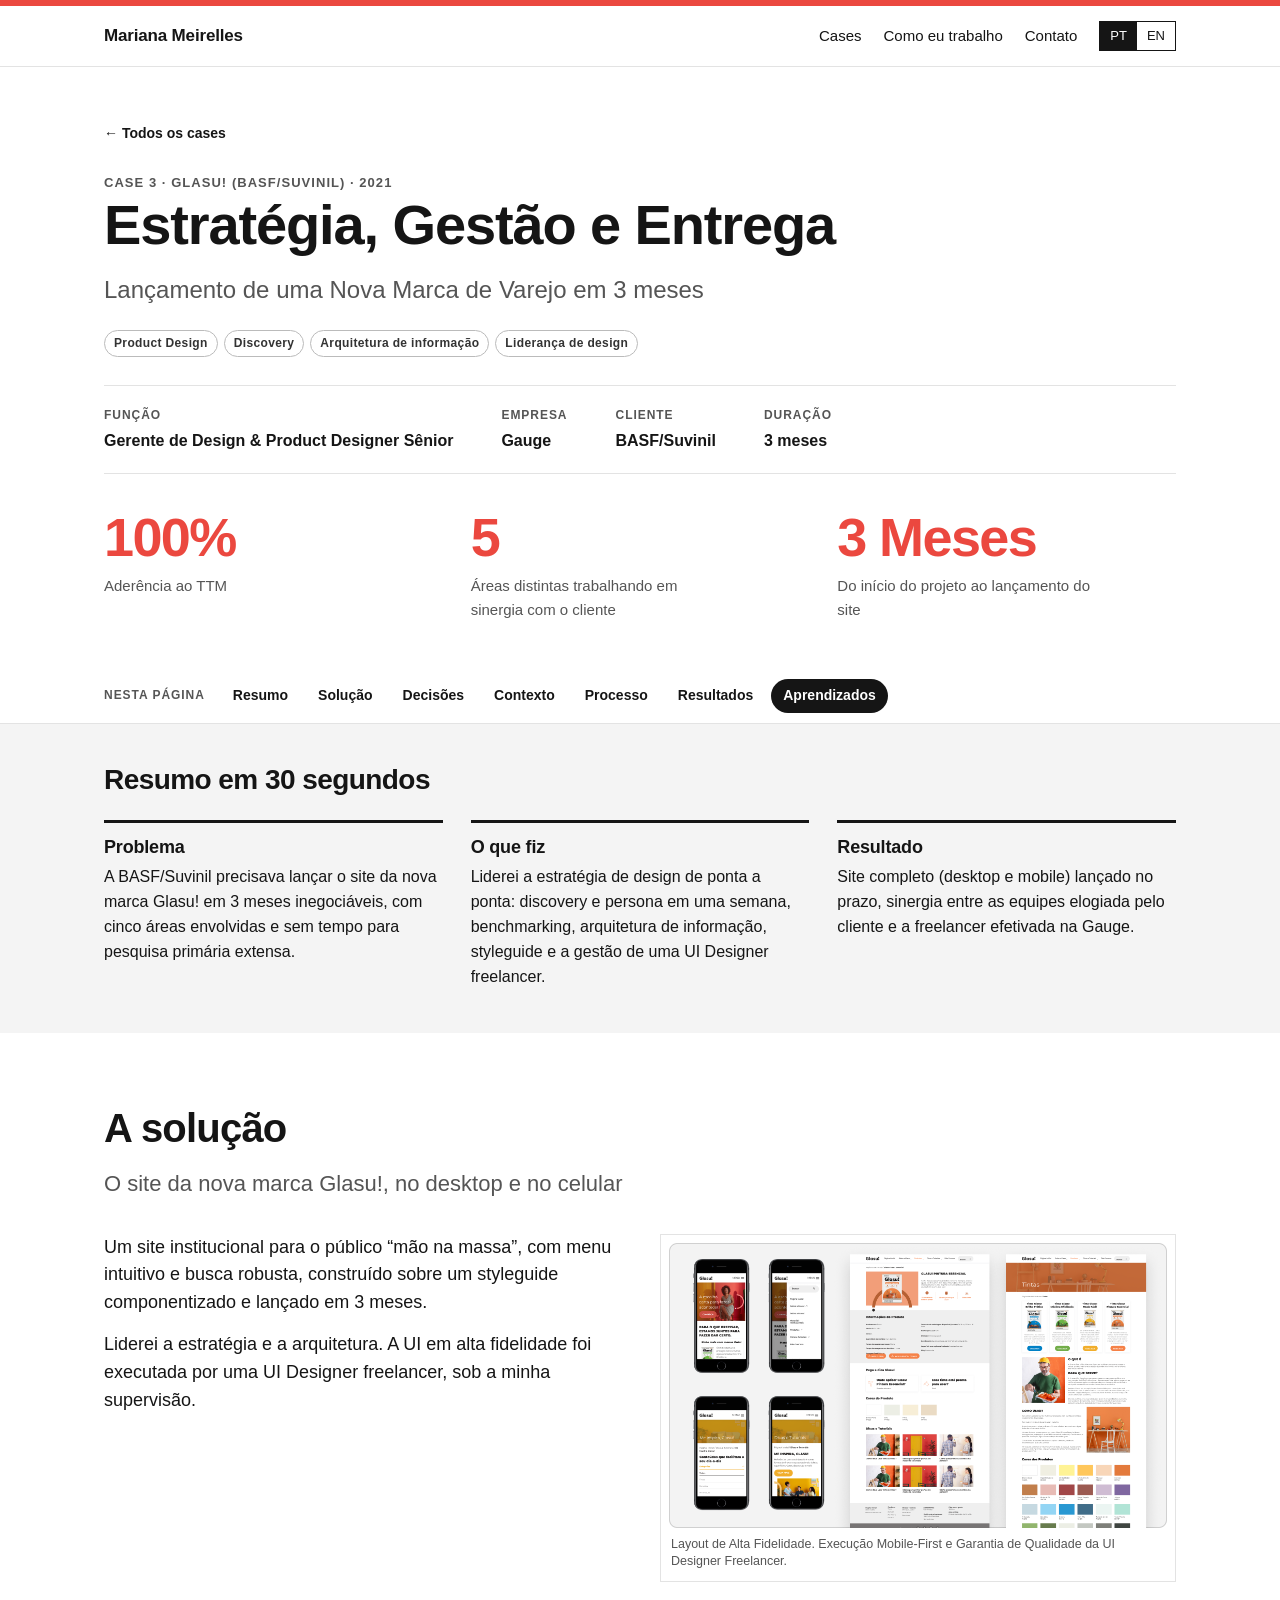
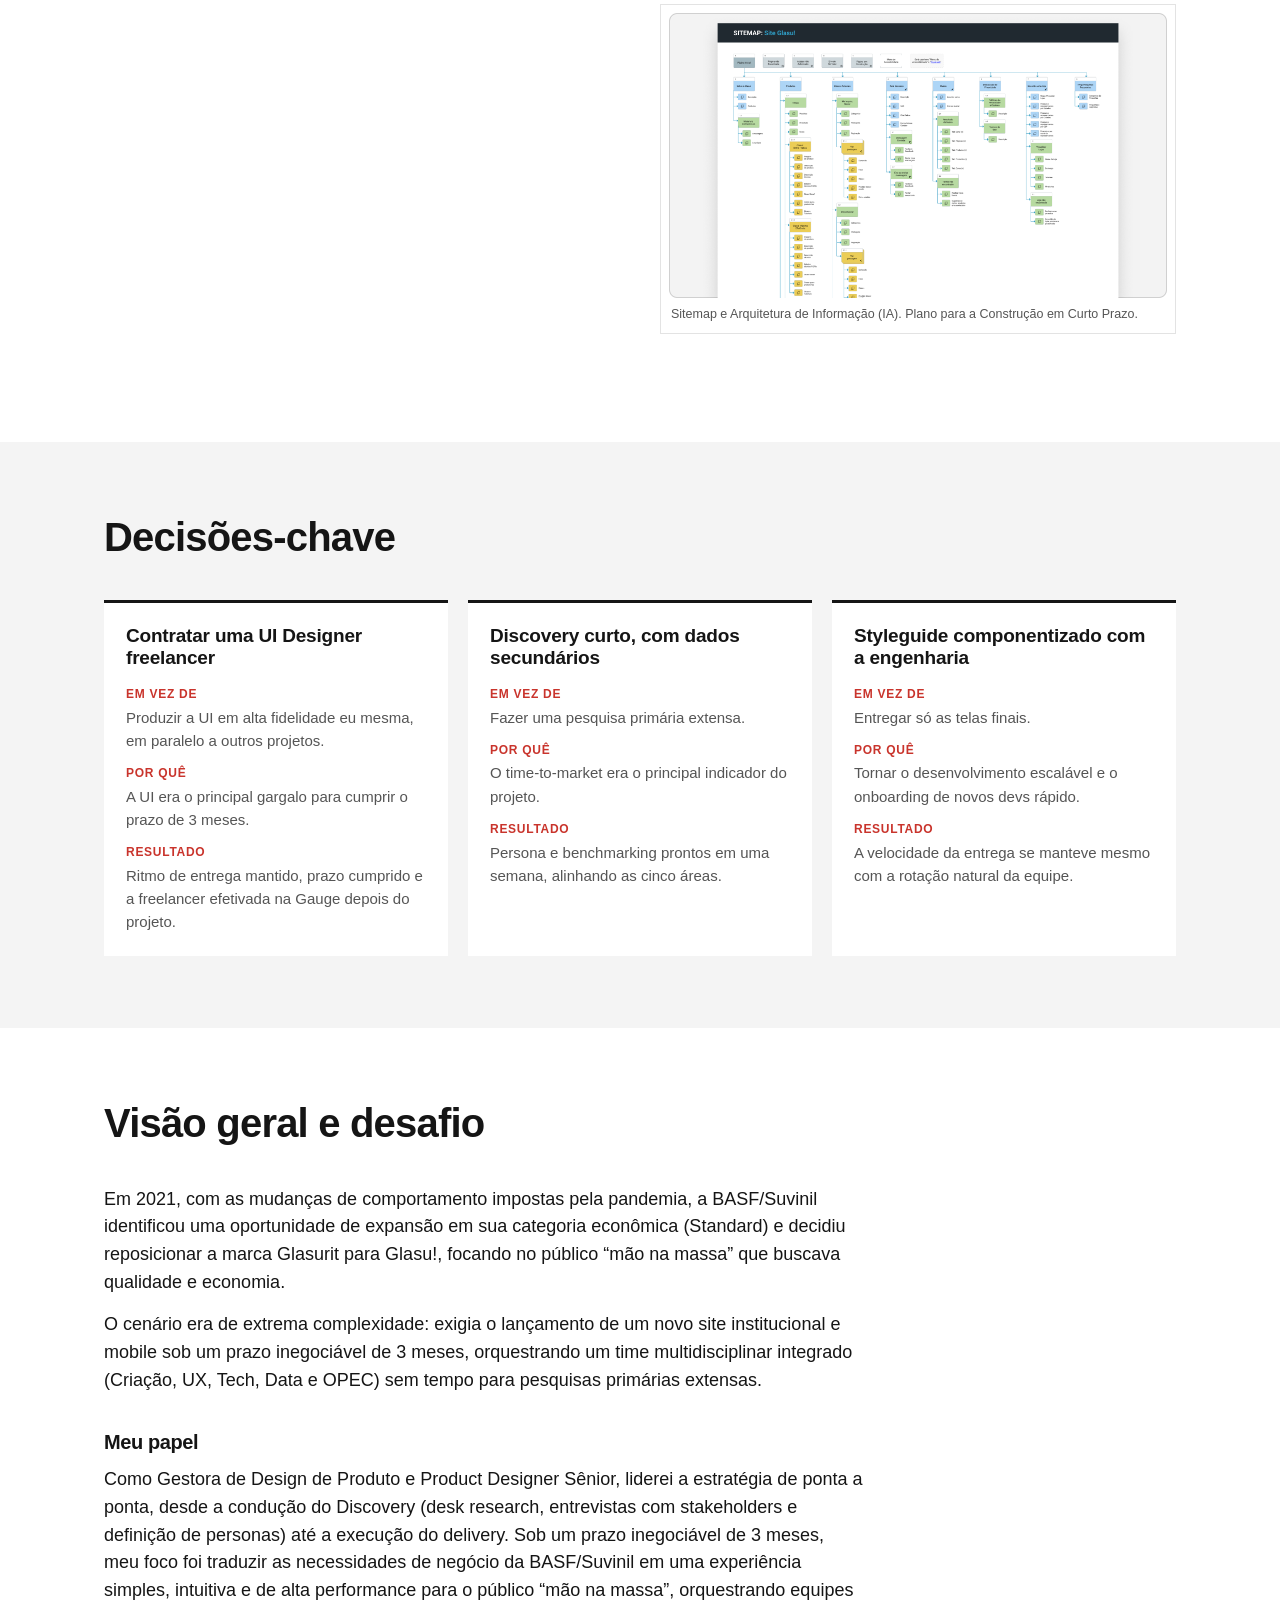
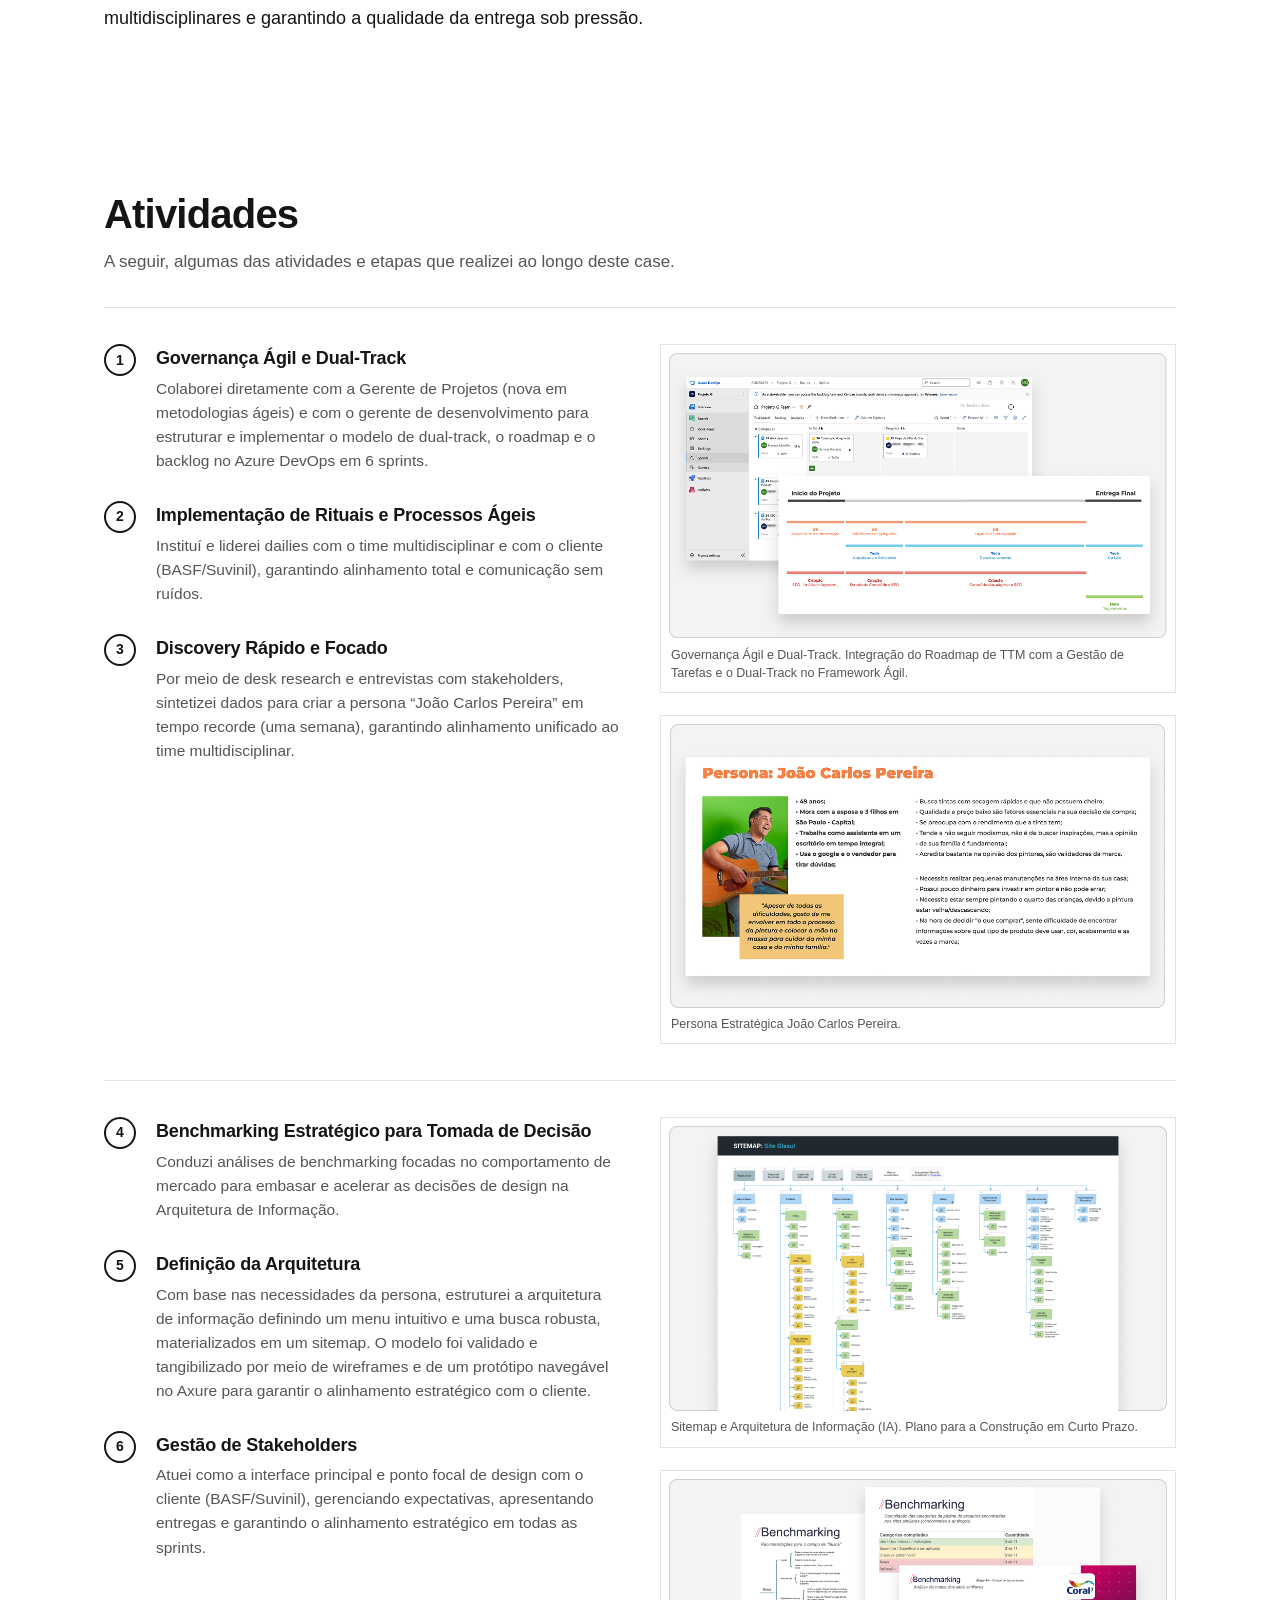
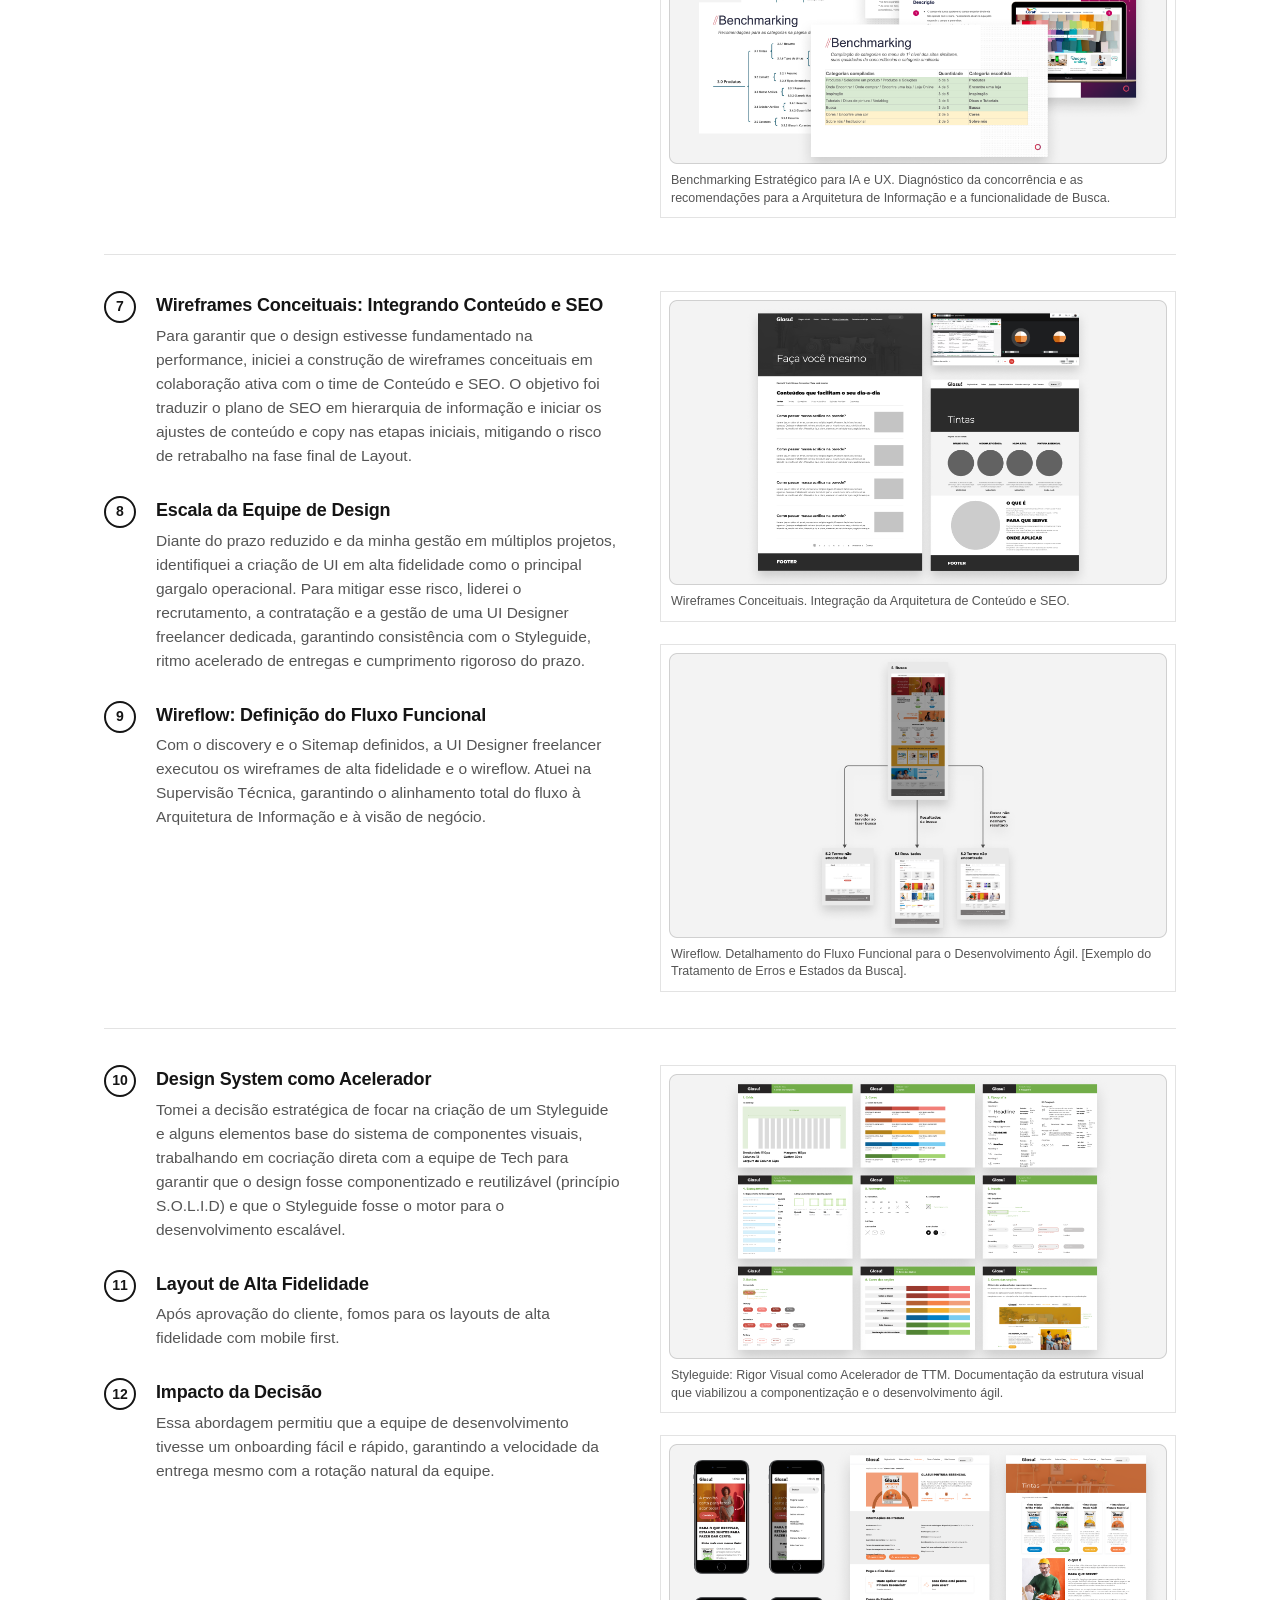
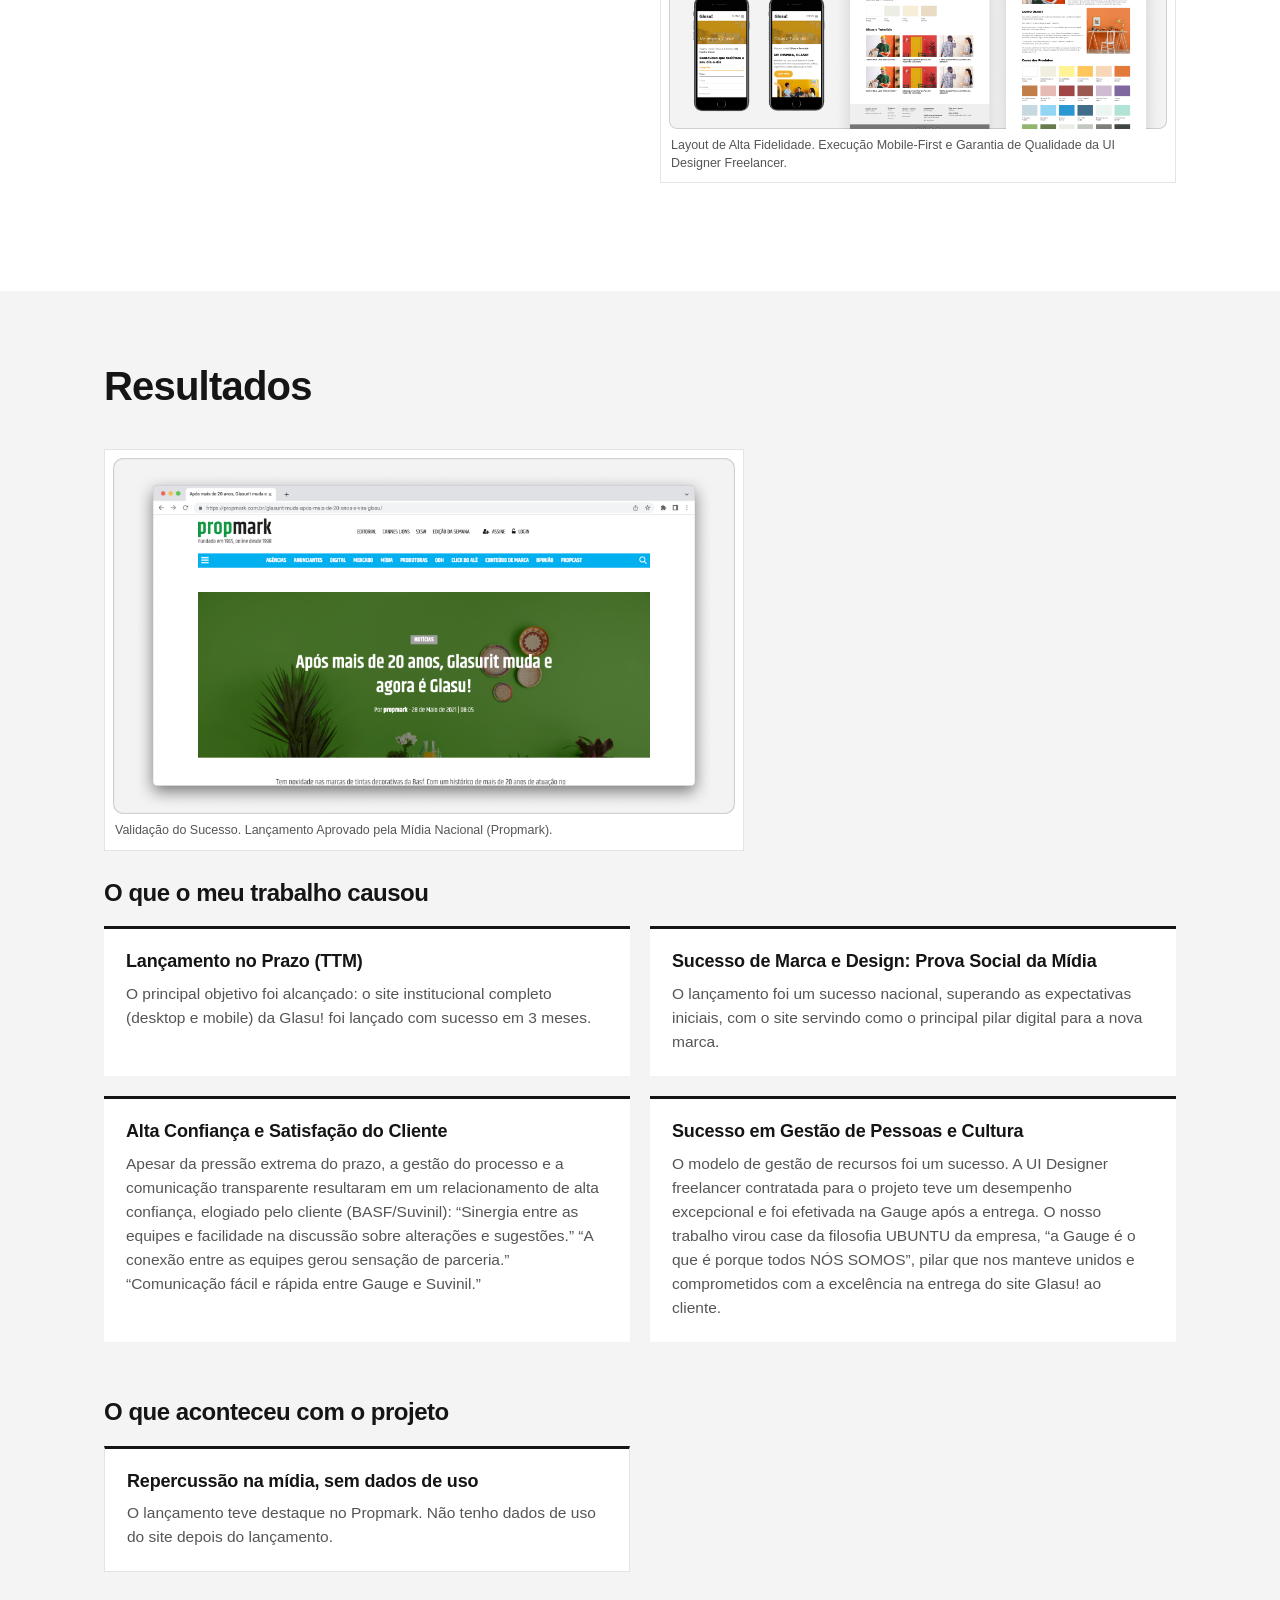
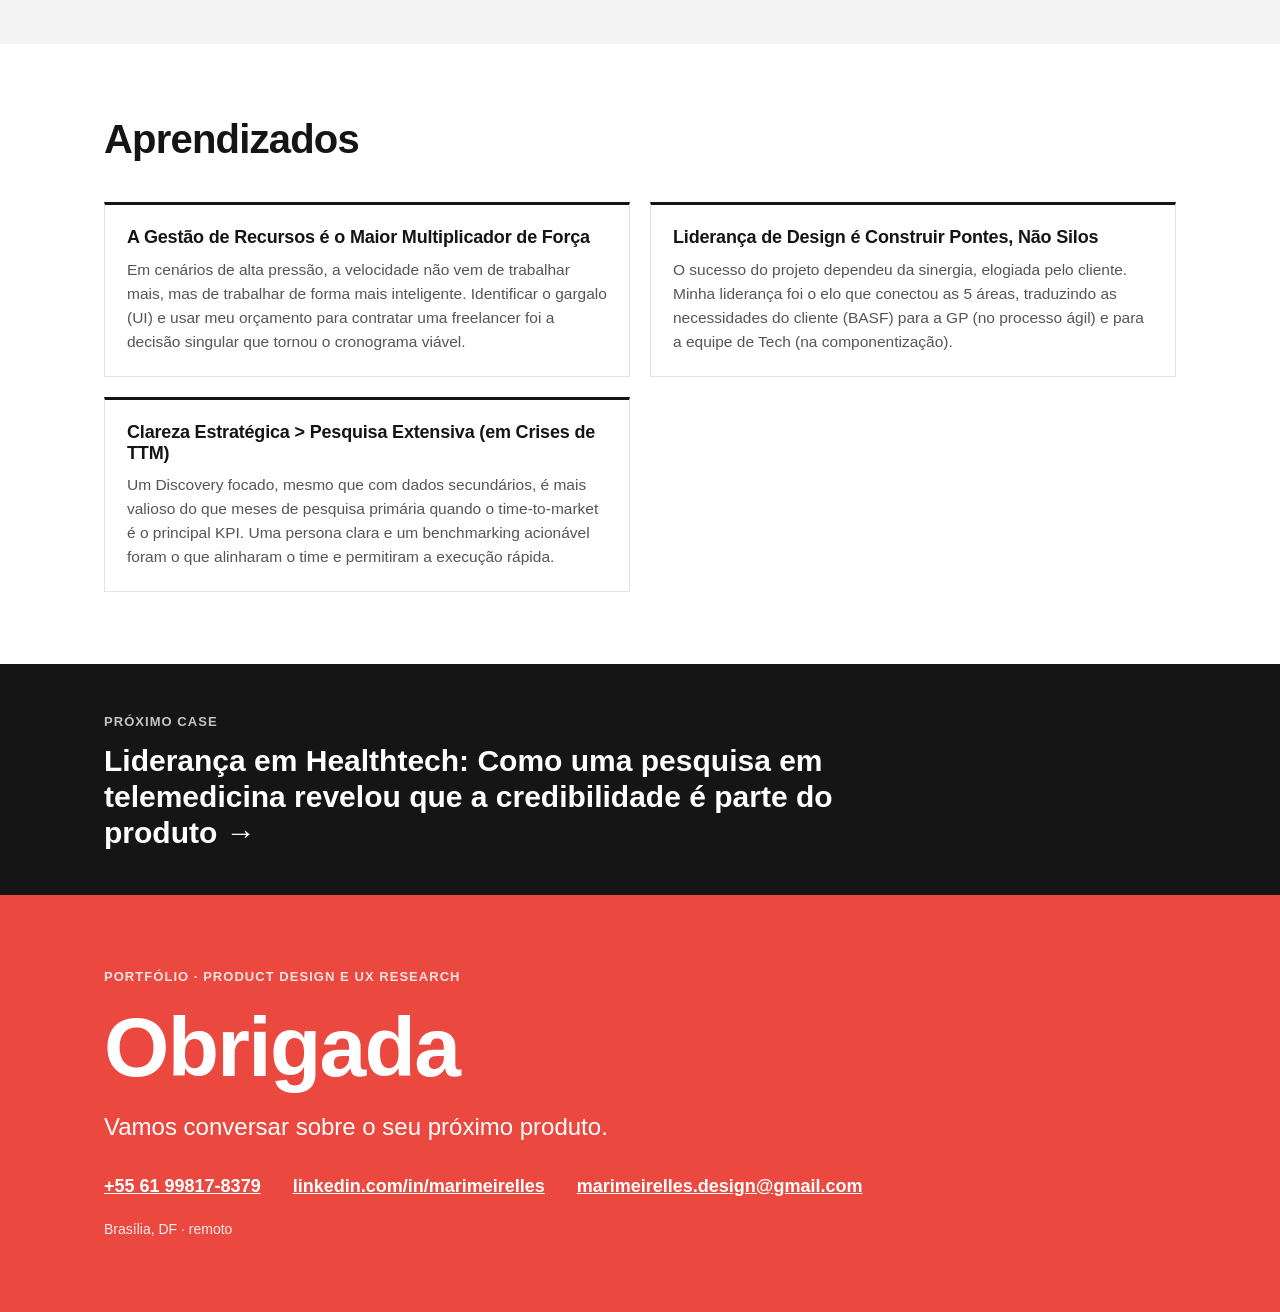
<file: glasu.html>
<!DOCTYPE html>
<html lang="pt-BR">
<head>
<meta charset="utf-8">
<meta name="viewport" content="width=device-width, initial-scale=1">
<title>Estratégia, Gestão e Entrega · Mariana Meirelles</title>
<meta name="description" content="Portfólio de Mariana Meirelles, Product Designer Sênior e UX Researcher: cases de Comfy Cats Hotel, TechBack BB, Glasu!, CertificaMed, Pix e Carteira bB.">
<link rel="canonical" href="https://marimeirelles.github.io/works/glasu.html">
<link rel="alternate" hreflang="pt-BR" href="https://marimeirelles.github.io/works/glasu.html">
<link rel="alternate" hreflang="en" href="https://marimeirelles.github.io/works/en/glasu.html">
<link rel="icon" type="image/png" href="favicon.png">
<link rel="apple-touch-icon" href="favicon.png">
<meta property="og:type" content="website">
<meta property="og:site_name" content="Mariana Meirelles">
<meta property="og:title" content="Estratégia, Gestão e Entrega · Mariana Meirelles">
<meta property="og:description" content="Portfólio de Mariana Meirelles, Product Designer Sênior e UX Researcher: cases de Comfy Cats Hotel, TechBack BB, Glasu!, CertificaMed, Pix e Carteira bB.">
<meta property="og:url" content="https://marimeirelles.github.io/works/glasu.html">
<meta property="og:image" content="https://marimeirelles.github.io/works/img/og-pt.png">
<meta property="og:image:width" content="1200">
<meta property="og:image:height" content="630">
<meta property="og:locale" content="pt_BR">
<meta name="twitter:card" content="summary_large_image">
<meta name="twitter:image" content="https://marimeirelles.github.io/works/img/og-pt.png">
<link rel="stylesheet" href="style.css">
<script src="site.js" defer></script>
<script async src="https://www.googletagmanager.com/gtag/js?id=G-E2VLYBCHG3"></script>
<script>window.dataLayer=window.dataLayer||[];function gtag(){dataLayer.push(arguments);}gtag('js',new Date());gtag('config','G-E2VLYBCHG3');</script>
<script>(function(h,o,t,j,a,r){h.hj=h.hj||function(){(h.hj.q=h.hj.q||[]).push(arguments)};h._hjSettings={hjid:6856077,hjsv:6};a=o.getElementsByTagName('head')[0];r=o.createElement('script');r.async=1;r.src=t+h._hjSettings.hjid+j+h._hjSettings.hjsv;a.appendChild(r);})(window,document,'https://static.hotjar.com/c/hotjar-','.js?sv=');</script>
<script src="analytics.js" defer></script>

</head>
<body>
<a class="skip" href="#main">Pular para o conteúdo</a>
<header class="top"><div class="wrap bar">
<a class="brand" href="index.html">Mariana Meirelles</a>
<nav aria-label="Principal">
<span class="links"><a href="index.html#cases">Cases</a><a href="index.html#como">Como eu trabalho</a><a href="index.html#contato">Contato</a></span>
<details class="mnav"><summary>Menu</summary><div><a href="index.html#cases">Cases</a><a href="index.html#como">Como eu trabalho</a><a href="index.html#contato">Contato</a></div></details>
<span class="lang"><a href="glasu.html" lang="pt" aria-current="true">PT</a><a href="en/glasu.html" lang="en" >EN</a></span>
</nav></div></header>
<main id="main">
<section class="case-hero" id="topo"><div class="wrap">
<p class="crumb"><a href="index.html#cases">← Todos os cases</a></p>
<p class="num">CASE 3 · GLASU! (BASF/SUVINIL) · 2021</p>
<h1>Estratégia, Gestão e Entrega</h1><p class="sub">Lançamento de uma Nova Marca de Varejo em 3 meses</p>
<ul class="tags"><li>Product Design</li><li>Discovery</li><li>Arquitetura de informação</li><li>Liderança de design</li></ul>
<dl class="facts"><div><dt>Função</dt><dd>Gerente de Design & Product Designer Sênior</dd></div><div><dt>Empresa</dt><dd>Gauge</dd></div><div><dt>Cliente</dt><dd>BASF/Suvinil</dd></div><div><dt>Duração</dt><dd>3 meses</dd></div></dl>
<dl class="metrics"><div><dt>100%</dt><dd>Aderência ao TTM</dd></div><div><dt>5</dt><dd>Áreas distintas trabalhando em sinergia com o cliente</dd></div><div><dt>3 Meses</dt><dd>Do início do projeto ao lançamento do site</dd></div></dl>
</div></section>
<nav class="toc" aria-label="Nesta página"><div class="wrap"><span class="toc-l">Nesta página</span><a href="#resumo">Resumo</a><a href="#solucao">Solução</a><a href="#decisoes">Decisões</a><a href="#contexto">Contexto</a><a href="#processo">Processo</a><a href="#resultados">Resultados</a><a href="#aprendizados">Aprendizados</a></div></nav>
<section class="tldr" id="resumo"><div class="wrap"><h2>Resumo em 30 segundos</h2><div class="tldr-grid"><div><h3>Problema</h3><p>A BASF/Suvinil precisava lançar o site da nova marca Glasu! em 3 meses inegociáveis, com cinco áreas envolvidas e sem tempo para pesquisa primária extensa.</p></div><div><h3>O que fiz</h3><p>Liderei a estratégia de design de ponta a ponta: discovery e persona em uma semana, benchmarking, arquitetura de informação, styleguide e a gestão de uma UI Designer freelancer.</p></div><div><h3>Resultado</h3><p>Site completo (desktop e mobile) lançado no prazo, sinergia entre as equipes elogiada pelo cliente e a freelancer efetivada na Gauge.</p></div></div></div></section>
<section class="sec sol" id="solucao"><div class="wrap"><h2>A solução</h2><p class="subt">O site da nova marca Glasu!, no desktop e no celular</p><div class="block first"><div class="prose"><p>Um site institucional para o público “mão na massa”, com menu intuitivo e busca robusta, construído sobre um styleguide componentizado e lançado em 3 meses.</p><p>Liderei a estratégia e a arquitetura. A UI em alta fidelidade foi executada por uma UI Designer freelancer, sob a minha supervisão.</p></div><div class="figs"><figure><a class="zoom" href="img/glasu-layout-alta-fidelidade.png" data-cap="Layout de Alta Fidelidade. Execução Mobile-First e Garantia de Qualidade da UI Designer Freelancer." aria-label="Abrir imagem ampliada"><img src="img/glasu-layout-alta-fidelidade.png" alt="Layout de Alta Fidelidade. Execução Mobile-First e Garantia de Qualidade da UI Designer Freelancer." loading="lazy" width="964" height="552"></a><figcaption>Layout de Alta Fidelidade. Execução Mobile-First e Garantia de Qualidade da UI Designer Freelancer.</figcaption></figure><figure><a class="zoom" href="img/glasu-sitemap.png" data-cap="Sitemap e Arquitetura de Informação (IA). Plano para a Construção em Curto Prazo." aria-label="Abrir imagem ampliada"><img src="img/glasu-sitemap.png" alt="Sitemap e Arquitetura de Informação (IA). Plano para a Construção em Curto Prazo." loading="lazy" width="964" height="552"></a><figcaption>Sitemap e Arquitetura de Informação (IA). Plano para a Construção em Curto Prazo.</figcaption></figure></div></div></div></section>
<section class="sec gray" id="decisoes"><div class="wrap"><h2>Decisões-chave</h2><div class="grid3"><div class="card dec"><h3>Contratar uma UI Designer freelancer</h3><dl><div><dt>Em vez de</dt><dd>Produzir a UI em alta fidelidade eu mesma, em paralelo a outros projetos.</dd></div><div><dt>Por quê</dt><dd>A UI era o principal gargalo para cumprir o prazo de 3 meses.</dd></div><div><dt>Resultado</dt><dd>Ritmo de entrega mantido, prazo cumprido e a freelancer efetivada na Gauge depois do projeto.</dd></div></dl></div><div class="card dec"><h3>Discovery curto, com dados secundários</h3><dl><div><dt>Em vez de</dt><dd>Fazer uma pesquisa primária extensa.</dd></div><div><dt>Por quê</dt><dd>O time-to-market era o principal indicador do projeto.</dd></div><div><dt>Resultado</dt><dd>Persona e benchmarking prontos em uma semana, alinhando as cinco áreas.</dd></div></dl></div><div class="card dec"><h3>Styleguide componentizado com a engenharia</h3><dl><div><dt>Em vez de</dt><dd>Entregar só as telas finais.</dd></div><div><dt>Por quê</dt><dd>Tornar o desenvolvimento escalável e o onboarding de novos devs rápido.</dd></div><div><dt>Resultado</dt><dd>A velocidade da entrega se manteve mesmo com a rotação natural da equipe.</dd></div></dl></div></div></div></section>
<section class="sec" id="contexto"><div class="wrap"><div class="prose narrow"><h2>Visão geral e desafio</h2><p>Em 2021, com as mudanças de comportamento impostas pela pandemia, a BASF/Suvinil identificou uma oportunidade de expansão em sua categoria econômica (Standard) e decidiu reposicionar a marca Glasurit para Glasu!, focando no público “mão na massa” que buscava qualidade e economia.</p><p>O cenário era de extrema complexidade: exigia o lançamento de um novo site institucional e mobile sob um prazo inegociável de 3 meses, orquestrando um time multidisciplinar integrado (Criação, UX, Tech, Data e OPEC) sem tempo para pesquisas primárias extensas.</p>
<h3>Meu papel</h3><p>Como Gestora de Design de Produto e Product Designer Sênior, liderei a estratégia de ponta a ponta, desde a condução do Discovery (desk research, entrevistas com stakeholders e definição de personas) até a execução do delivery. Sob um prazo inegociável de 3 meses, meu foco foi traduzir as necessidades de negócio da BASF/Suvinil em uma experiência simples, intuitiva e de alta performance para o público “mão na massa”, orquestrando equipes multidisciplinares e garantindo a qualidade da entrega sob pressão.</p></div></div></section>
<section class="sec" id="processo"><div class="wrap"><h2>Atividades</h2><p class="hint">A seguir, algumas das atividades e etapas que realizei ao longo deste case.</p><div class="block"><ol class="acts"><li><span class="n" aria-hidden="true">1</span><div><h3>Governança Ágil e Dual-Track</h3><div class="txt">Colaborei diretamente com a Gerente de Projetos (nova em metodologias ágeis) e com o gerente de desenvolvimento para estruturar e implementar o modelo de dual-track, o roadmap e o backlog no Azure DevOps em 6 sprints.</div></div></li><li><span class="n" aria-hidden="true">2</span><div><h3>Implementação de Rituais e Processos Ágeis</h3><div class="txt">Instituí e liderei dailies com o time multidisciplinar e com o cliente (BASF/Suvinil), garantindo alinhamento total e comunicação sem ruídos.</div></div></li><li><span class="n" aria-hidden="true">3</span><div><h3>Discovery Rápido e Focado</h3><div class="txt">Por meio de desk research e entrevistas com stakeholders, sintetizei dados para criar a persona “João Carlos Pereira” em tempo recorde (uma semana), garantindo alinhamento unificado ao time multidisciplinar.</div></div></li></ol><div class="figs"><figure><a class="zoom" href="img/glasu-governanca-agil.png" data-cap="Governança Ágil e Dual-Track. Integração do Roadmap de TTM com a Gestão de Tarefas e o Dual-Track no Framework Ágil." aria-label="Abrir imagem ampliada"><img src="img/glasu-governanca-agil.png" alt="Governança Ágil e Dual-Track. Integração do Roadmap de TTM com a Gestão de Tarefas e o Dual-Track no Framework Ágil." loading="lazy" width="964" height="552"></a><figcaption>Governança Ágil e Dual-Track. Integração do Roadmap de TTM com a Gestão de Tarefas e o Dual-Track no Framework Ágil.</figcaption></figure><figure><a class="zoom" href="img/glasu-persona.png" data-cap="Persona Estratégica João Carlos Pereira." aria-label="Abrir imagem ampliada"><img src="img/glasu-persona.png" alt="Persona Estratégica João Carlos Pereira." loading="lazy" width="964" height="552"></a><figcaption>Persona Estratégica João Carlos Pereira.</figcaption></figure></div></div><div class="block"><ol class="acts"><li><span class="n" aria-hidden="true">4</span><div><h3>Benchmarking Estratégico para Tomada de Decisão</h3><div class="txt">Conduzi análises de benchmarking focadas no comportamento de mercado para embasar e acelerar as decisões de design na Arquitetura de Informação.</div></div></li><li><span class="n" aria-hidden="true">5</span><div><h3>Definição da Arquitetura</h3><div class="txt">Com base nas necessidades da persona, estruturei a arquitetura de informação definindo um menu intuitivo e uma busca robusta, materializados em um sitemap. O modelo foi validado e tangibilizado por meio de wireframes e de um protótipo navegável no Axure para garantir o alinhamento estratégico com o cliente.</div></div></li><li><span class="n" aria-hidden="true">6</span><div><h3>Gestão de Stakeholders</h3><div class="txt">Atuei como a interface principal e ponto focal de design com o cliente (BASF/Suvinil), gerenciando expectativas, apresentando entregas e garantindo o alinhamento estratégico em todas as sprints.</div></div></li></ol><div class="figs"><figure><a class="zoom" href="img/glasu-sitemap.png" data-cap="Sitemap e Arquitetura de Informação (IA). Plano para a Construção em Curto Prazo." aria-label="Abrir imagem ampliada"><img src="img/glasu-sitemap.png" alt="Sitemap e Arquitetura de Informação (IA). Plano para a Construção em Curto Prazo." loading="lazy" width="964" height="552"></a><figcaption>Sitemap e Arquitetura de Informação (IA). Plano para a Construção em Curto Prazo.</figcaption></figure><figure><a class="zoom" href="img/glasu-benchmarking.png" data-cap="Benchmarking Estratégico para IA e UX. Diagnóstico da concorrência e as recomendações para a Arquitetura de Informação e a funcionalidade de Busca." aria-label="Abrir imagem ampliada"><img src="img/glasu-benchmarking.png" alt="Benchmarking Estratégico para IA e UX. Diagnóstico da concorrência e as recomendações para a Arquitetura de Informação e a funcionalidade de Busca." loading="lazy" width="964" height="552"></a><figcaption>Benchmarking Estratégico para IA e UX. Diagnóstico da concorrência e as recomendações para a Arquitetura de Informação e a funcionalidade de Busca.</figcaption></figure></div></div><div class="block"><ol class="acts"><li><span class="n" aria-hidden="true">7</span><div><h3>Wireframes Conceituais: Integrando Conteúdo e SEO</h3><div class="txt">Para garantir que o design estivesse fundamentado na performance, iniciei a construção de wireframes conceituais em colaboração ativa com o time de Conteúdo e SEO. O objetivo foi traduzir o plano de SEO em hierarquia de informação e iniciar os ajustes de conteúdo e copy nas etapas iniciais, mitigando o risco de retrabalho na fase final de Layout.</div></div></li><li><span class="n" aria-hidden="true">8</span><div><h3>Escala da Equipe de Design</h3><div class="txt">Diante do prazo reduzido e da minha gestão em múltiplos projetos, identifiquei a criação de UI em alta fidelidade como o principal gargalo operacional. Para mitigar esse risco, liderei o recrutamento, a contratação e a gestão de uma UI Designer freelancer dedicada, garantindo consistência com o Styleguide, ritmo acelerado de entregas e cumprimento rigoroso do prazo.</div></div></li><li><span class="n" aria-hidden="true">9</span><div><h3>Wireflow: Definição do Fluxo Funcional</h3><div class="txt">Com o discovery e o Sitemap definidos, a UI Designer freelancer executou os wireframes de alta fidelidade e o wireflow. Atuei na Supervisão Técnica, garantindo o alinhamento total do fluxo à Arquitetura de Informação e à visão de negócio.</div></div></li></ol><div class="figs"><figure><a class="zoom" href="img/glasu-wireframes-conceituais.png" data-cap="Wireframes Conceituais. Integração da Arquitetura de Conteúdo e SEO." aria-label="Abrir imagem ampliada"><img src="img/glasu-wireframes-conceituais.png" alt="Wireframes Conceituais. Integração da Arquitetura de Conteúdo e SEO." loading="lazy" width="964" height="552"></a><figcaption>Wireframes Conceituais. Integração da Arquitetura de Conteúdo e SEO.</figcaption></figure><figure><a class="zoom" href="img/glasu-wireflow.png" data-cap="Wireflow. Detalhamento do Fluxo Funcional para o Desenvolvimento Ágil. [Exemplo do Tratamento de Erros e Estados da Busca]." aria-label="Abrir imagem ampliada"><img src="img/glasu-wireflow.png" alt="Wireflow. Detalhamento do Fluxo Funcional para o Desenvolvimento Ágil. [Exemplo do Tratamento de Erros e Estados da Busca]." loading="lazy" width="964" height="552"></a><figcaption>Wireflow. Detalhamento do Fluxo Funcional para o Desenvolvimento Ágil. [Exemplo do Tratamento de Erros e Estados da Busca].</figcaption></figure></div></div><div class="block"><ol class="acts"><li><span class="n" aria-hidden="true">10</span><div><h3>Design System como Acelerador</h3><div class="txt">Tomei a decisão estratégica de focar na criação de um Styleguide e alguns elementos base do sistema de componentes visuais, trabalhando em cocriação direta com a equipe de Tech para garantir que o design fosse componentizado e reutilizável (princípio S.O.L.I.D) e que o Styleguide fosse o motor para o desenvolvimento escalável.</div></div></li><li><span class="n" aria-hidden="true">11</span><div><h3>Layout de Alta Fidelidade</h3><div class="txt">Após aprovação do cliente, fomos para os layouts de alta fidelidade com mobile first.</div></div></li><li><span class="n" aria-hidden="true">12</span><div><h3>Impacto da Decisão</h3><div class="txt">Essa abordagem permitiu que a equipe de desenvolvimento tivesse um onboarding fácil e rápido, garantindo a velocidade da entrega mesmo com a rotação natural da equipe.</div></div></li></ol><div class="figs"><figure><a class="zoom" href="img/glasu-styleguide.png" data-cap="Styleguide: Rigor Visual como Acelerador de TTM. Documentação da estrutura visual que viabilizou a componentização e o desenvolvimento ágil." aria-label="Abrir imagem ampliada"><img src="img/glasu-styleguide.png" alt="Styleguide: Rigor Visual como Acelerador de TTM. Documentação da estrutura visual que viabilizou a componentização e o desenvolvimento ágil." loading="lazy" width="964" height="552"></a><figcaption>Styleguide: Rigor Visual como Acelerador de TTM. Documentação da estrutura visual que viabilizou a componentização e o desenvolvimento ágil.</figcaption></figure><figure><a class="zoom" href="img/glasu-layout-alta-fidelidade.png" data-cap="Layout de Alta Fidelidade. Execução Mobile-First e Garantia de Qualidade da UI Designer Freelancer." aria-label="Abrir imagem ampliada"><img src="img/glasu-layout-alta-fidelidade.png" alt="Layout de Alta Fidelidade. Execução Mobile-First e Garantia de Qualidade da UI Designer Freelancer." loading="lazy" width="964" height="552"></a><figcaption>Layout de Alta Fidelidade. Execução Mobile-First e Garantia de Qualidade da UI Designer Freelancer.</figcaption></figure></div></div></div></section>
<section class="sec gray" id="resultados"><div class="wrap"><h2>Resultados</h2><div class="figs solo"><figure><a class="zoom" href="img/glasu-midia-propmark.png" data-cap="Validação do Sucesso. Lançamento Aprovado pela Mídia Nacional (Propmark)." aria-label="Abrir imagem ampliada"><img src="img/glasu-midia-propmark.png" alt="Validação do Sucesso. Lançamento Aprovado pela Mídia Nacional (Propmark)." loading="lazy" width="964" height="552"></a><figcaption>Validação do Sucesso. Lançamento Aprovado pela Mídia Nacional (Propmark).</figcaption></figure></div><h3 class="h3 sub0">O que o meu trabalho causou</h3><div class="grid2"><div class="card"><h3>Lançamento no Prazo (TTM)</h3><p>O principal objetivo foi alcançado: o site institucional completo (desktop e mobile) da Glasu! foi lançado com sucesso em 3 meses.</p></div><div class="card"><h3>Sucesso de Marca e Design: Prova Social da Mídia</h3><p>O lançamento foi um sucesso nacional, superando as expectativas iniciais, com o site servindo como o principal pilar digital para a nova marca.</p></div><div class="card"><h3>Alta Confiança e Satisfação do Cliente</h3><p>Apesar da pressão extrema do prazo, a gestão do processo e a comunicação transparente resultaram em um relacionamento de alta confiança, elogiado pelo cliente (BASF/Suvinil): “Sinergia entre as equipes e facilidade na discussão sobre alterações e sugestões.” “A conexão entre as equipes gerou sensação de parceria.” “Comunicação fácil e rápida entre Gauge e Suvinil.”</p></div><div class="card"><h3>Sucesso em Gestão de Pessoas e Cultura</h3><p>O modelo de gestão de recursos foi um sucesso. A UI Designer freelancer contratada para o projeto teve um desempenho excepcional e foi efetivada na Gauge após a entrega. O nosso trabalho virou case da filosofia UBUNTU da empresa, “a Gauge é o que é porque todos NÓS SOMOS”, pilar que nos manteve unidos e comprometidos com a excelência na entrega do site Glasu! ao cliente.</p></div></div><h3 class="h3">O que aconteceu com o projeto</h3><div class="grid2"><div class="card line"><h3>Repercussão na mídia, sem dados de uso</h3><p>O lançamento teve destaque no Propmark. Não tenho dados de uso do site depois do lançamento.</p></div></div></div></section>
<section class="sec" id="aprendizados"><div class="wrap"><h2>Aprendizados</h2><div class="grid2"><div class="card line"><h3>A Gestão de Recursos é o Maior Multiplicador de Força</h3><p>Em cenários de alta pressão, a velocidade não vem de trabalhar mais, mas de trabalhar de forma mais inteligente. Identificar o gargalo (UI) e usar meu orçamento para contratar uma freelancer foi a decisão singular que tornou o cronograma viável.</p></div><div class="card line"><h3>Liderança de Design é Construir Pontes, Não Silos</h3><p>O sucesso do projeto dependeu da sinergia, elogiada pelo cliente. Minha liderança foi o elo que conectou as 5 áreas, traduzindo as necessidades do cliente (BASF) para a GP (no processo ágil) e para a equipe de Tech (na componentização).</p></div><div class="card line"><h3>Clareza Estratégica > Pesquisa Extensiva (em Crises de TTM)</h3><p>Um Discovery focado, mesmo que com dados secundários, é mais valioso do que meses de pesquisa primária quando o time-to-market é o principal KPI. Uma persona clara e um benchmarking acionável foram o que alinharam o time e permitiram a execução rápida.</p></div></div></div></section>
<section class="next"><div class="wrap"><a href="certificamed.html"><span>Próximo case</span><strong>Liderança em Healthtech: Como uma pesquisa em telemedicina revelou que a credibilidade é parte do produto <span aria-hidden="true">→</span></strong></a></div></section>
<a class="totop" href="#main" aria-label="Voltar ao topo">↑</a>
<dialog class="lb" aria-label="Abrir imagem ampliada"><button class="lb-x" type="button">Fechar ✕</button><img alt=""><p></p></dialog>
</main>
<footer id="contato" class="foot"><div class="wrap">
<p class="kicker light">PORTFÓLIO · PRODUCT DESIGN E UX RESEARCH</p>
<h2>Obrigada</h2><p class="talk">Vamos conversar sobre o seu próximo produto.</p>
<ul class="contact">
<li><a href="tel:+5561998178379">+55 61 99817-8379</a></li>
<li><a href="https://linkedin.com/in/marimeirelles" target="_blank" rel="noopener">linkedin.com/in/marimeirelles</a></li>
<li><a href="mailto:marimeirelles.design@gmail.com">marimeirelles.design@gmail.com</a></li>
</ul><p class="loc">Brasília, DF · remoto</p></div></footer>
</body>
</html>
</file>
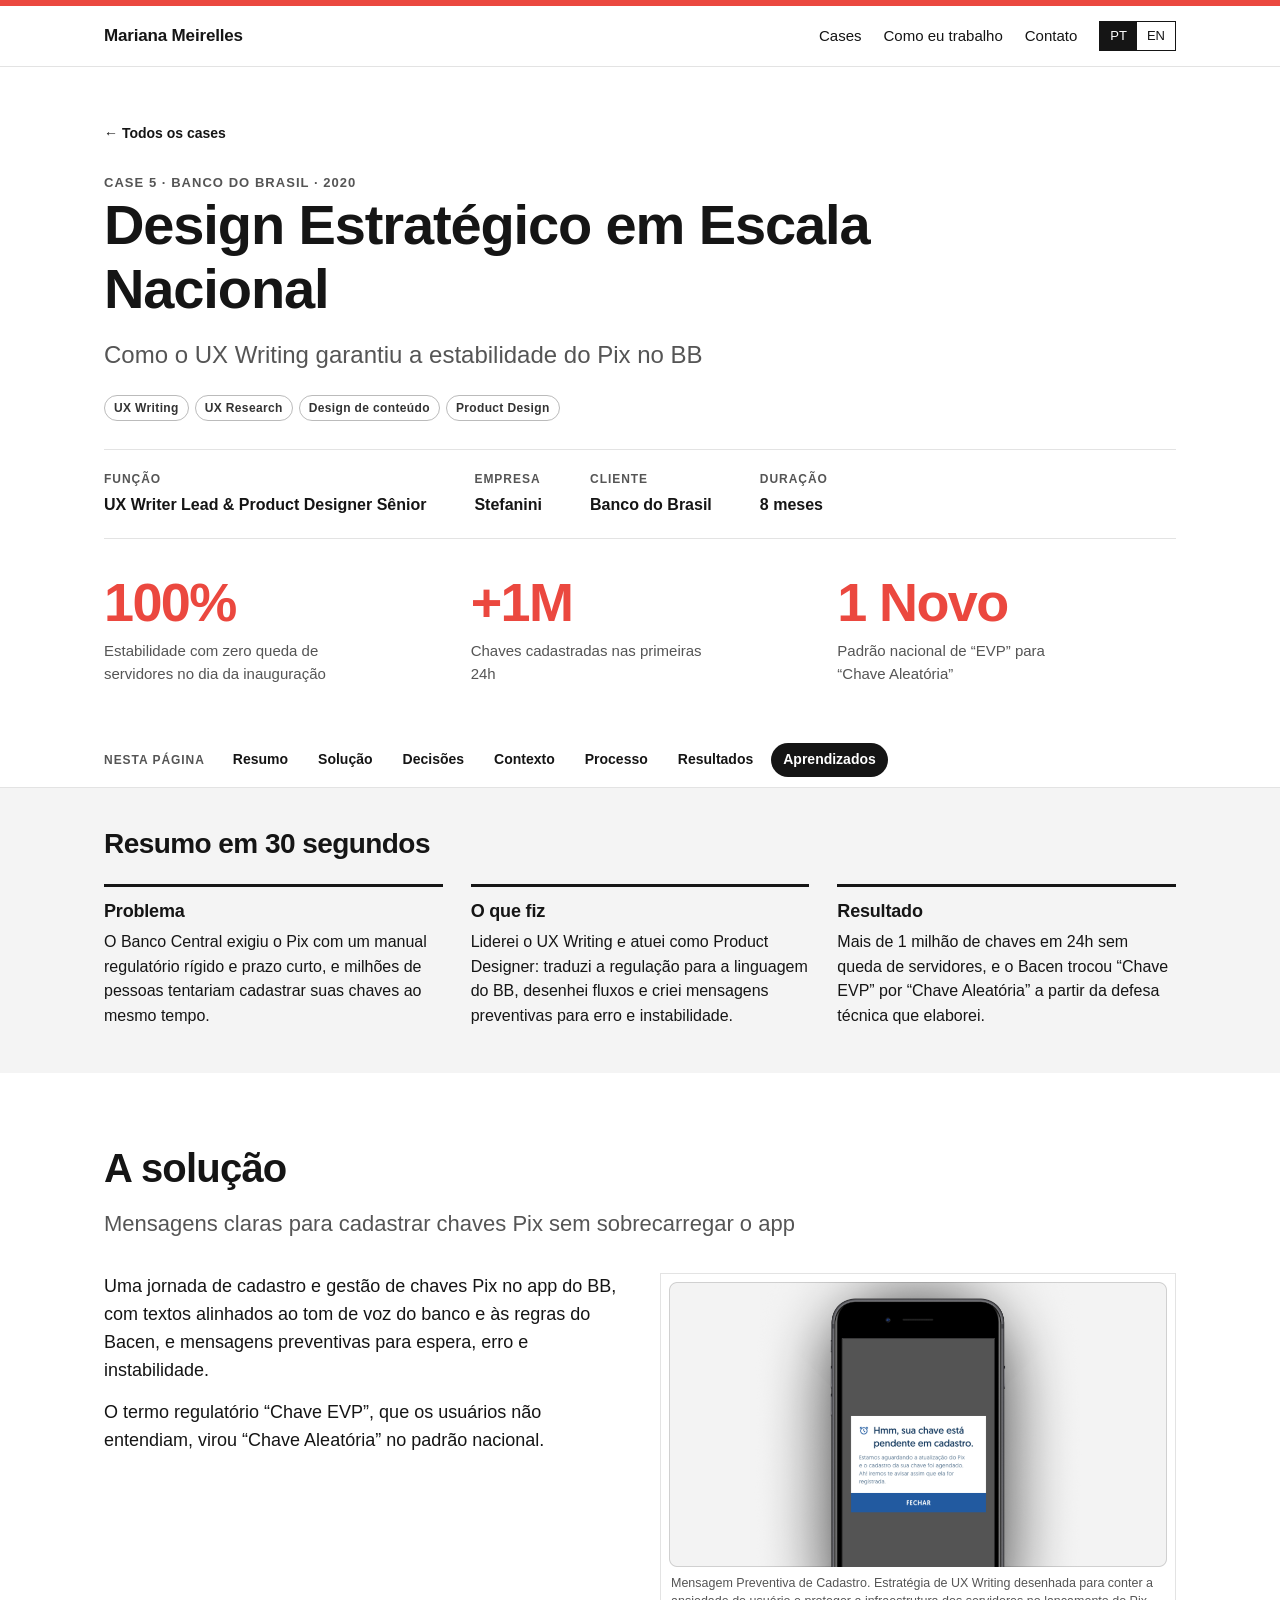
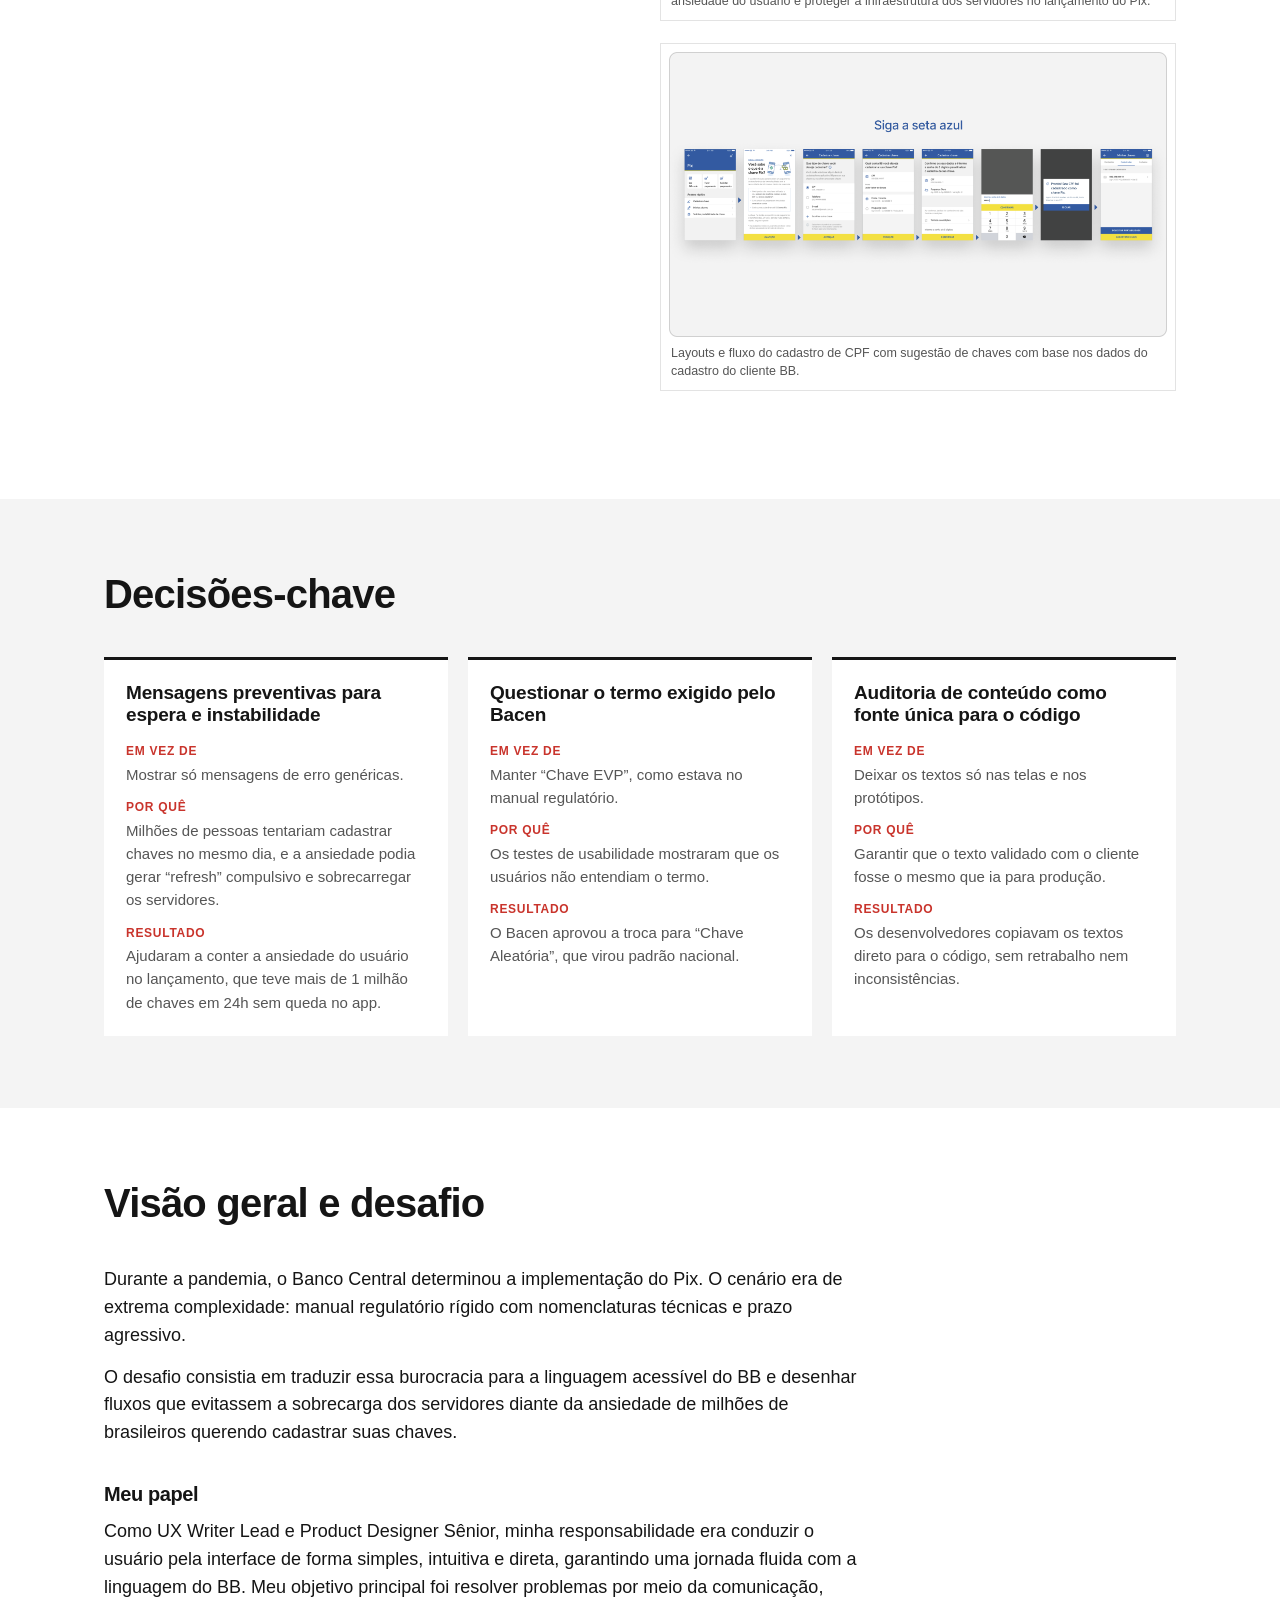
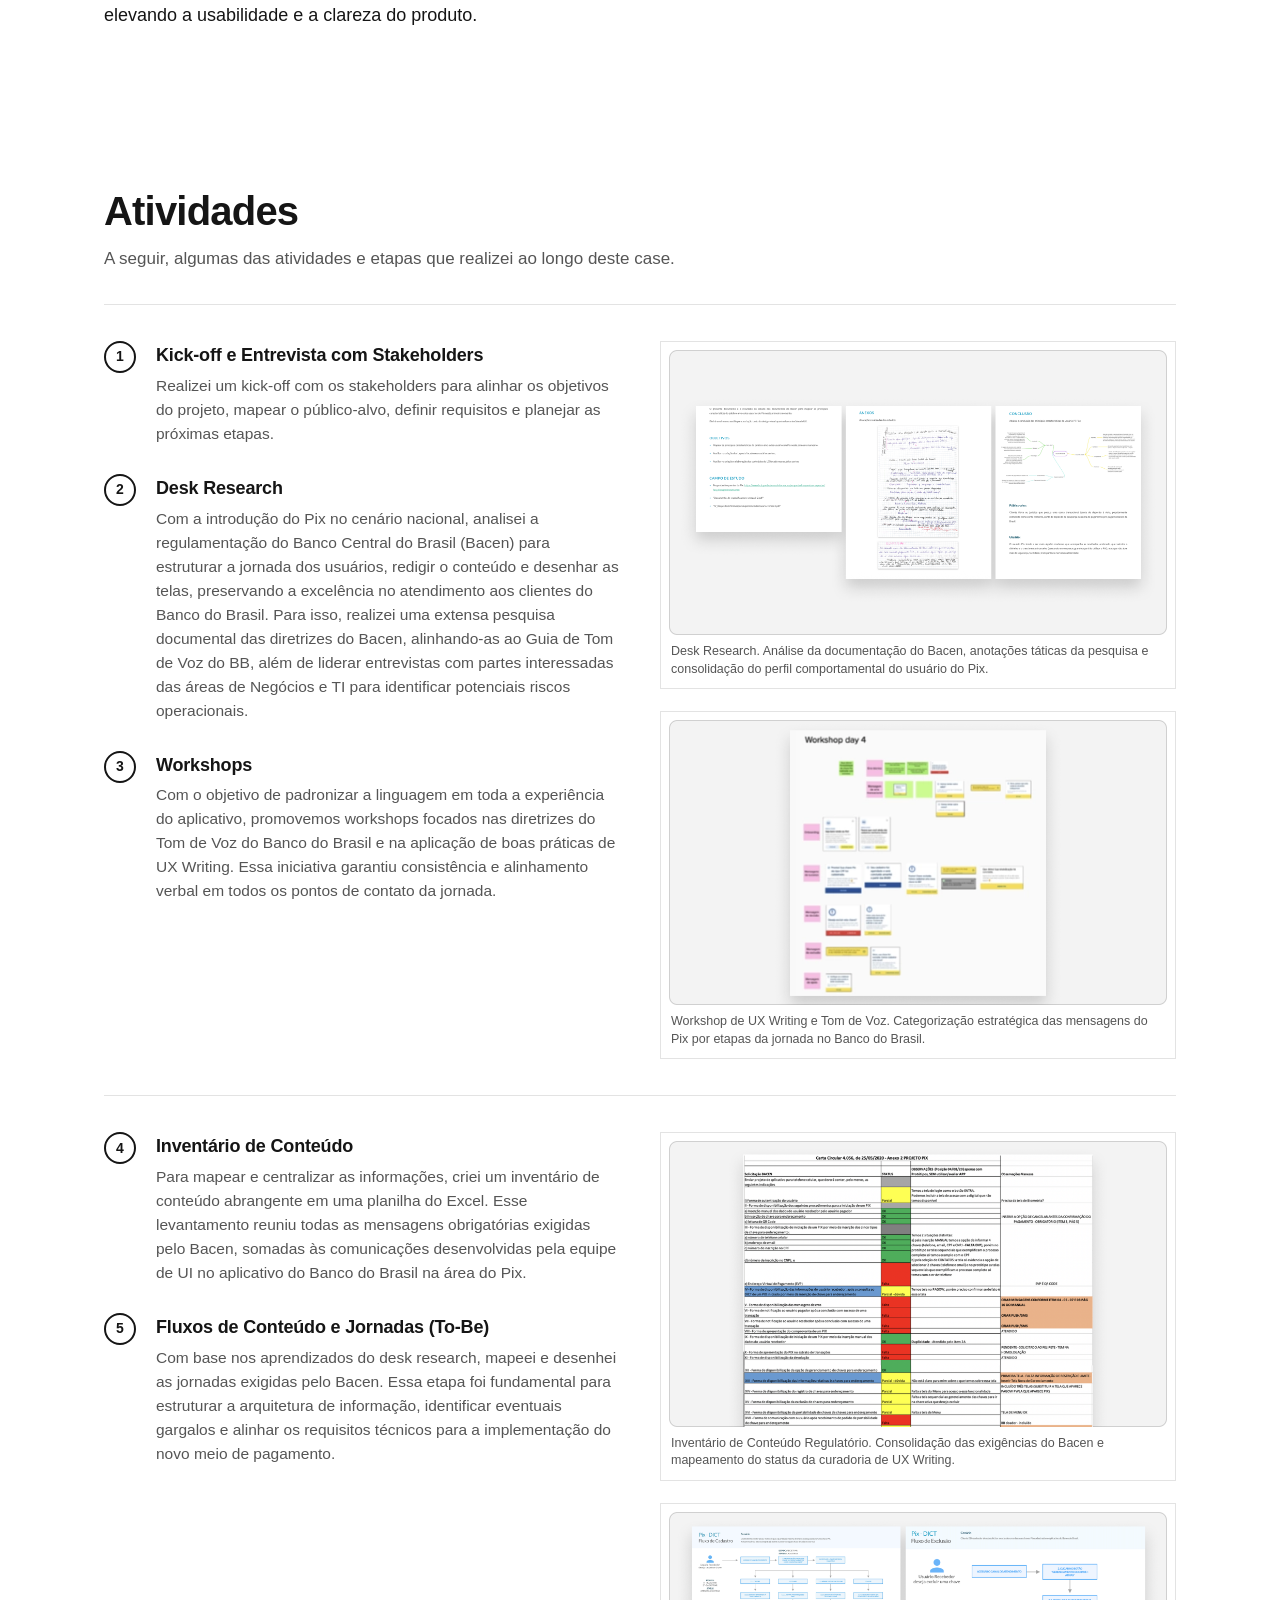
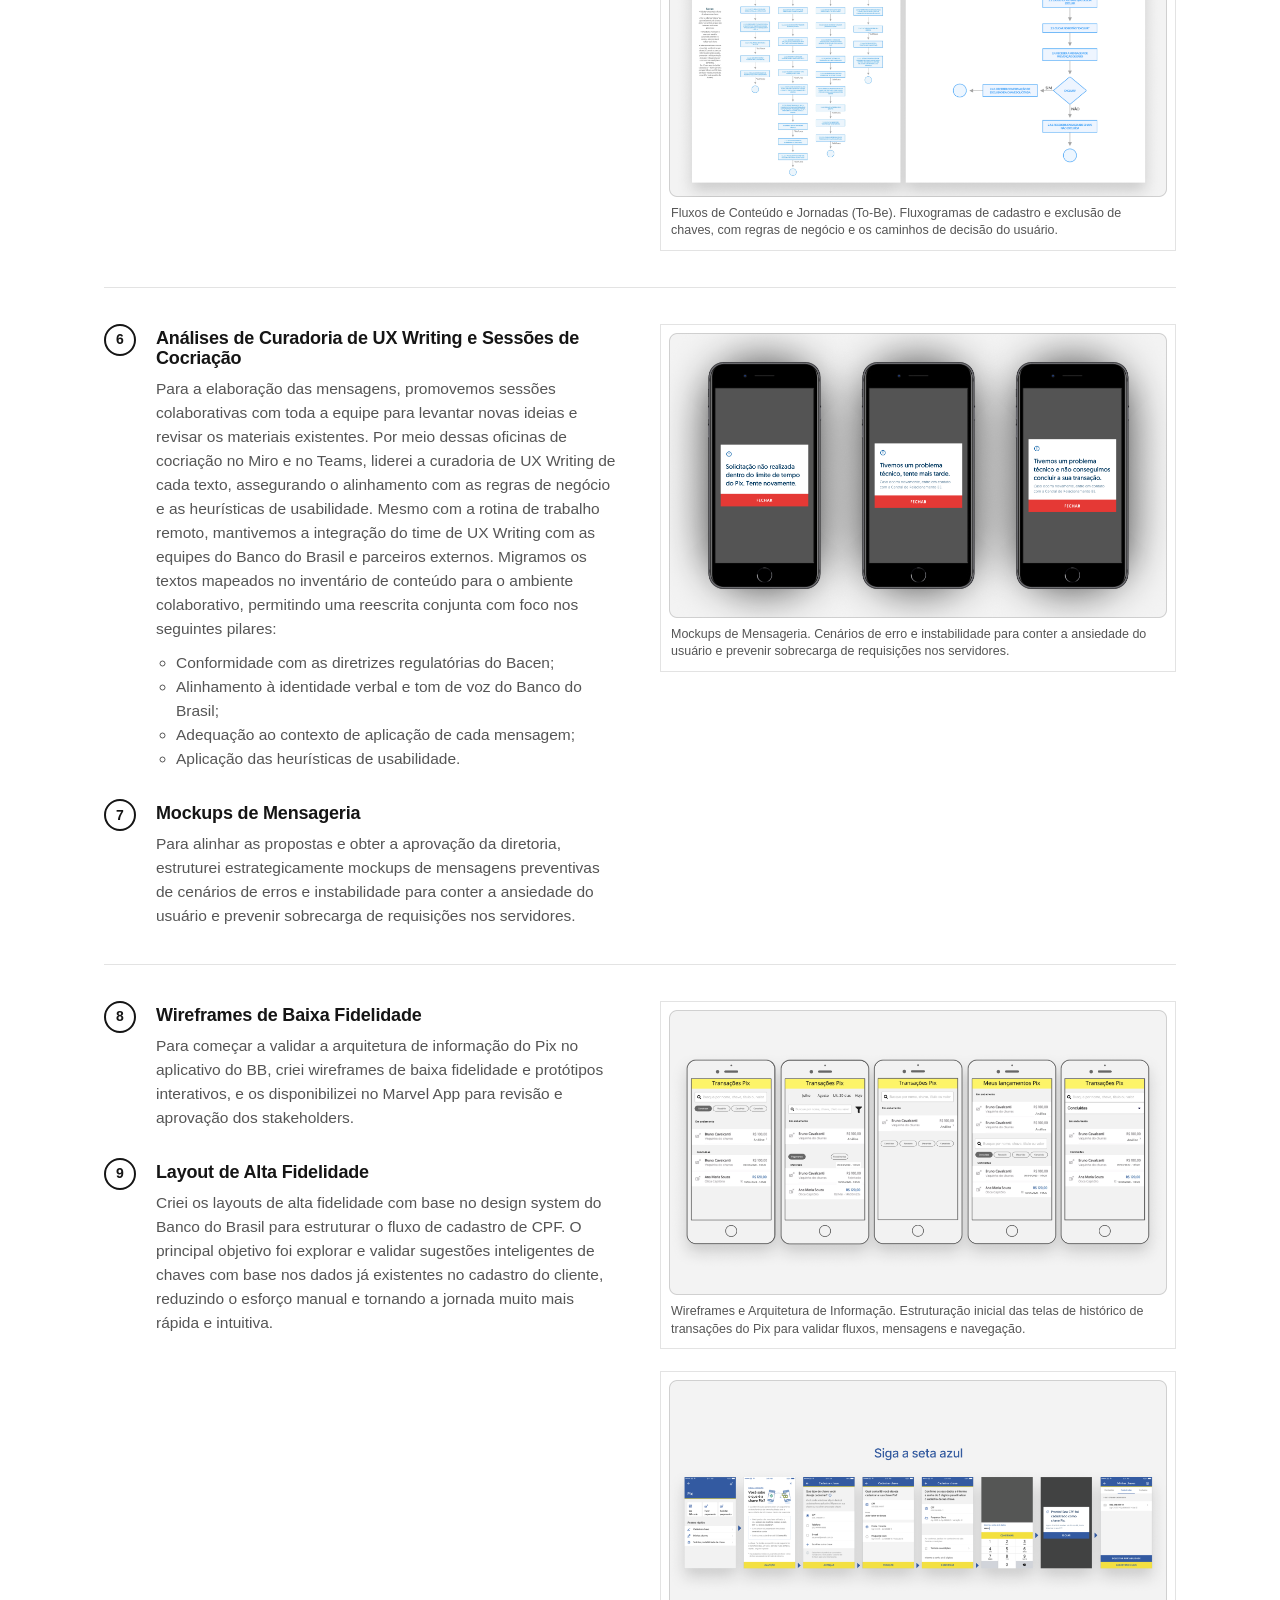
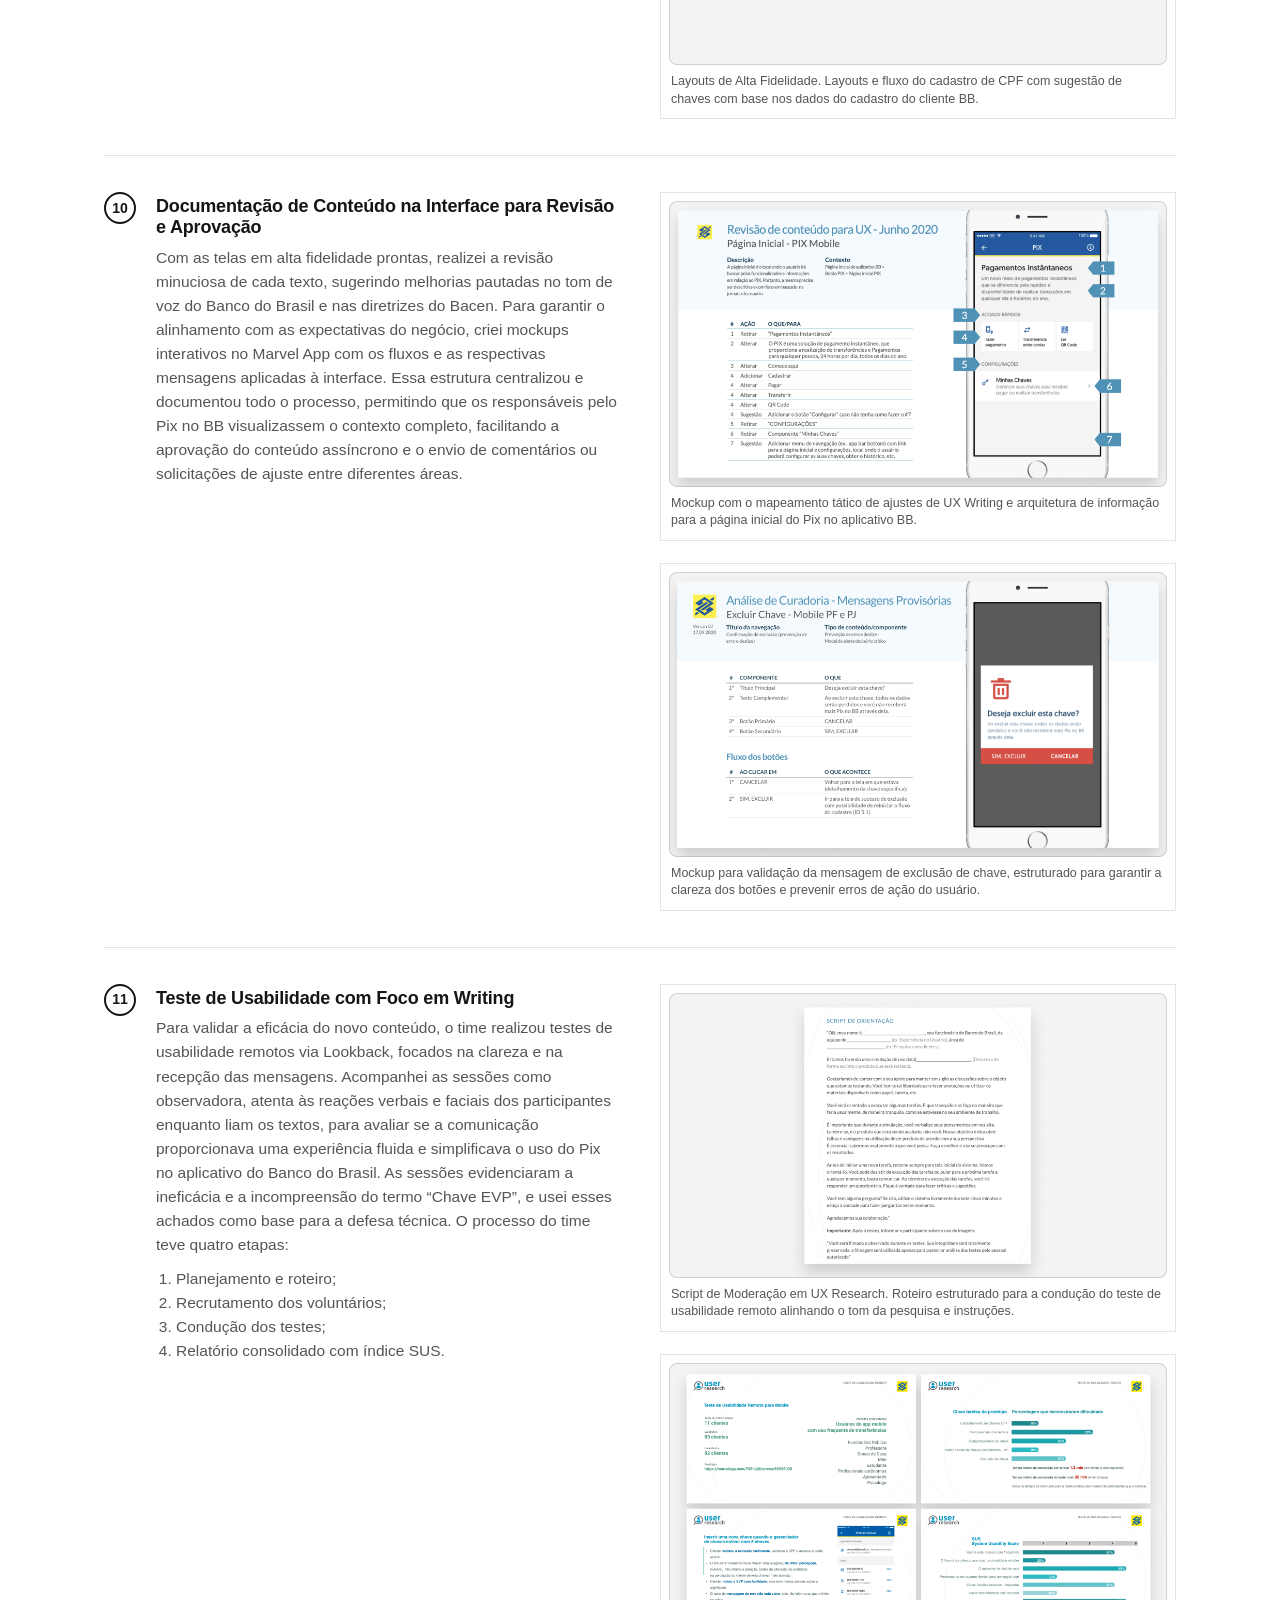
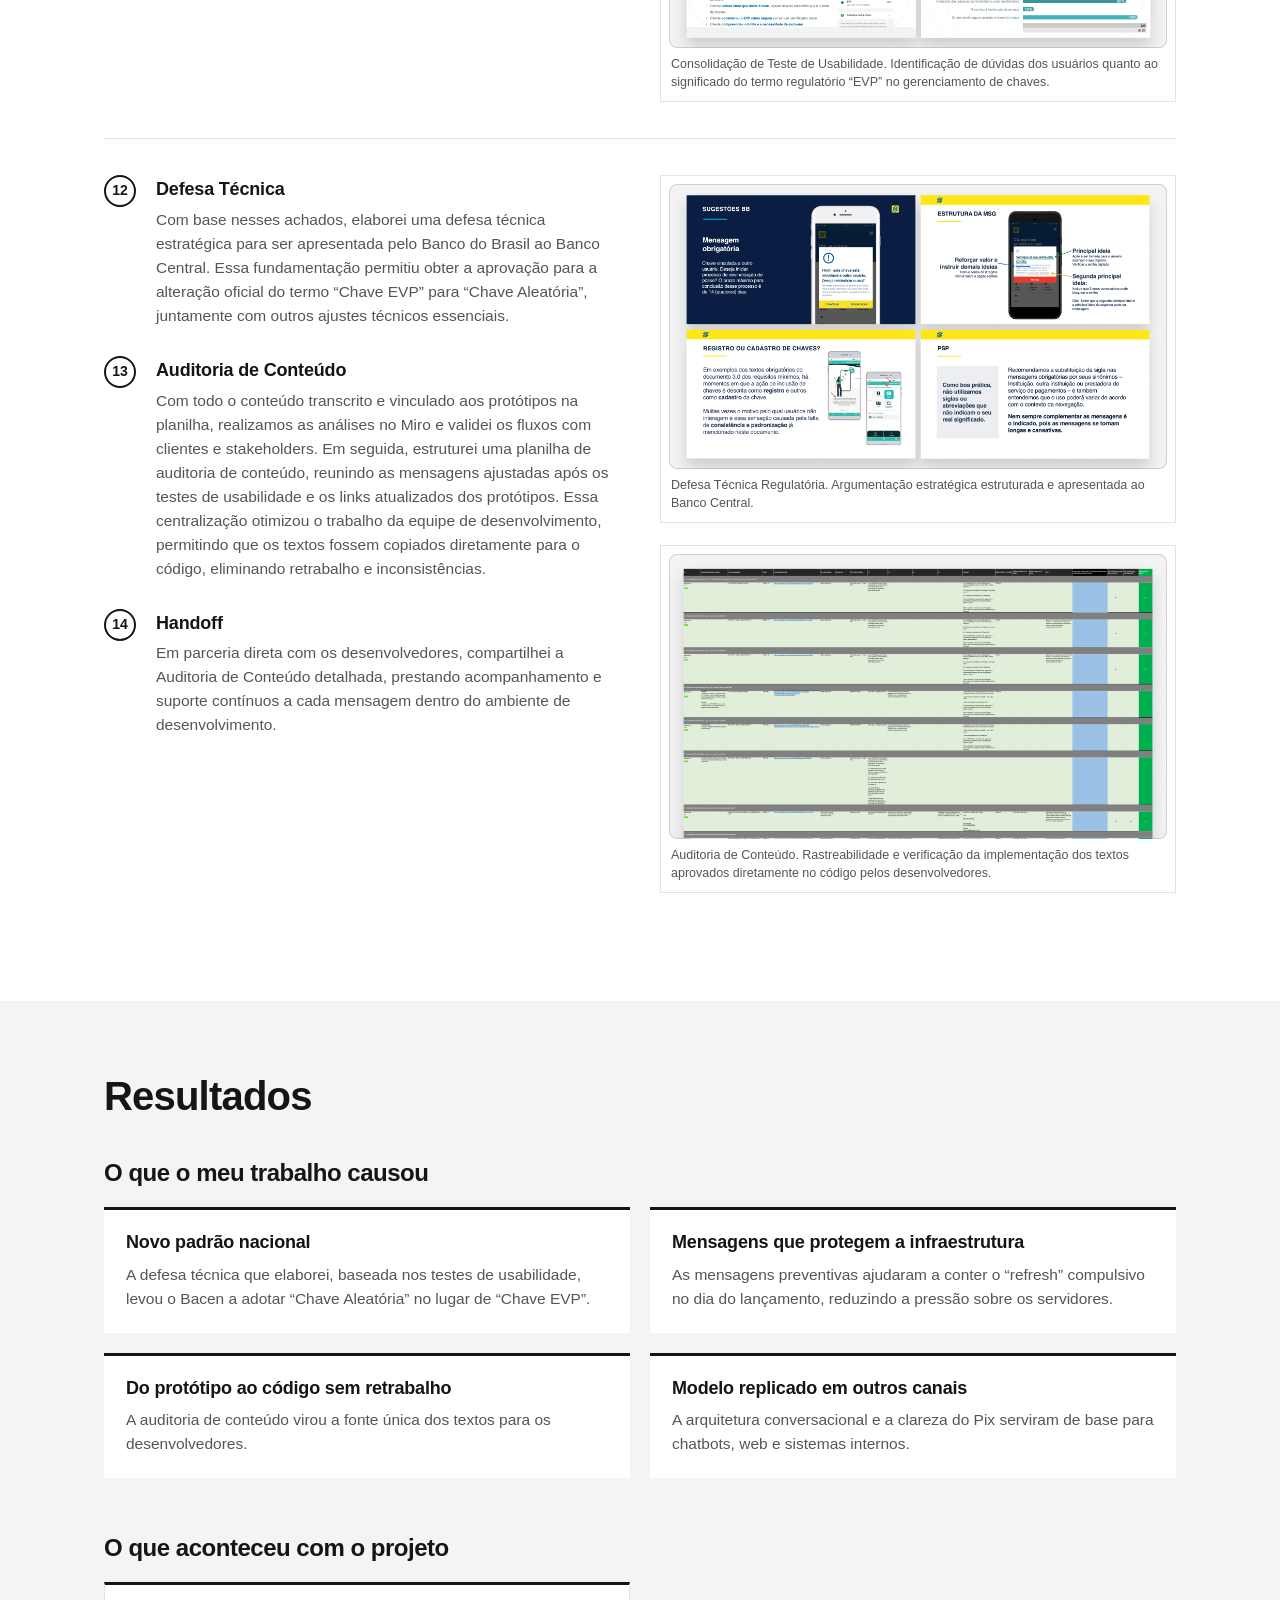
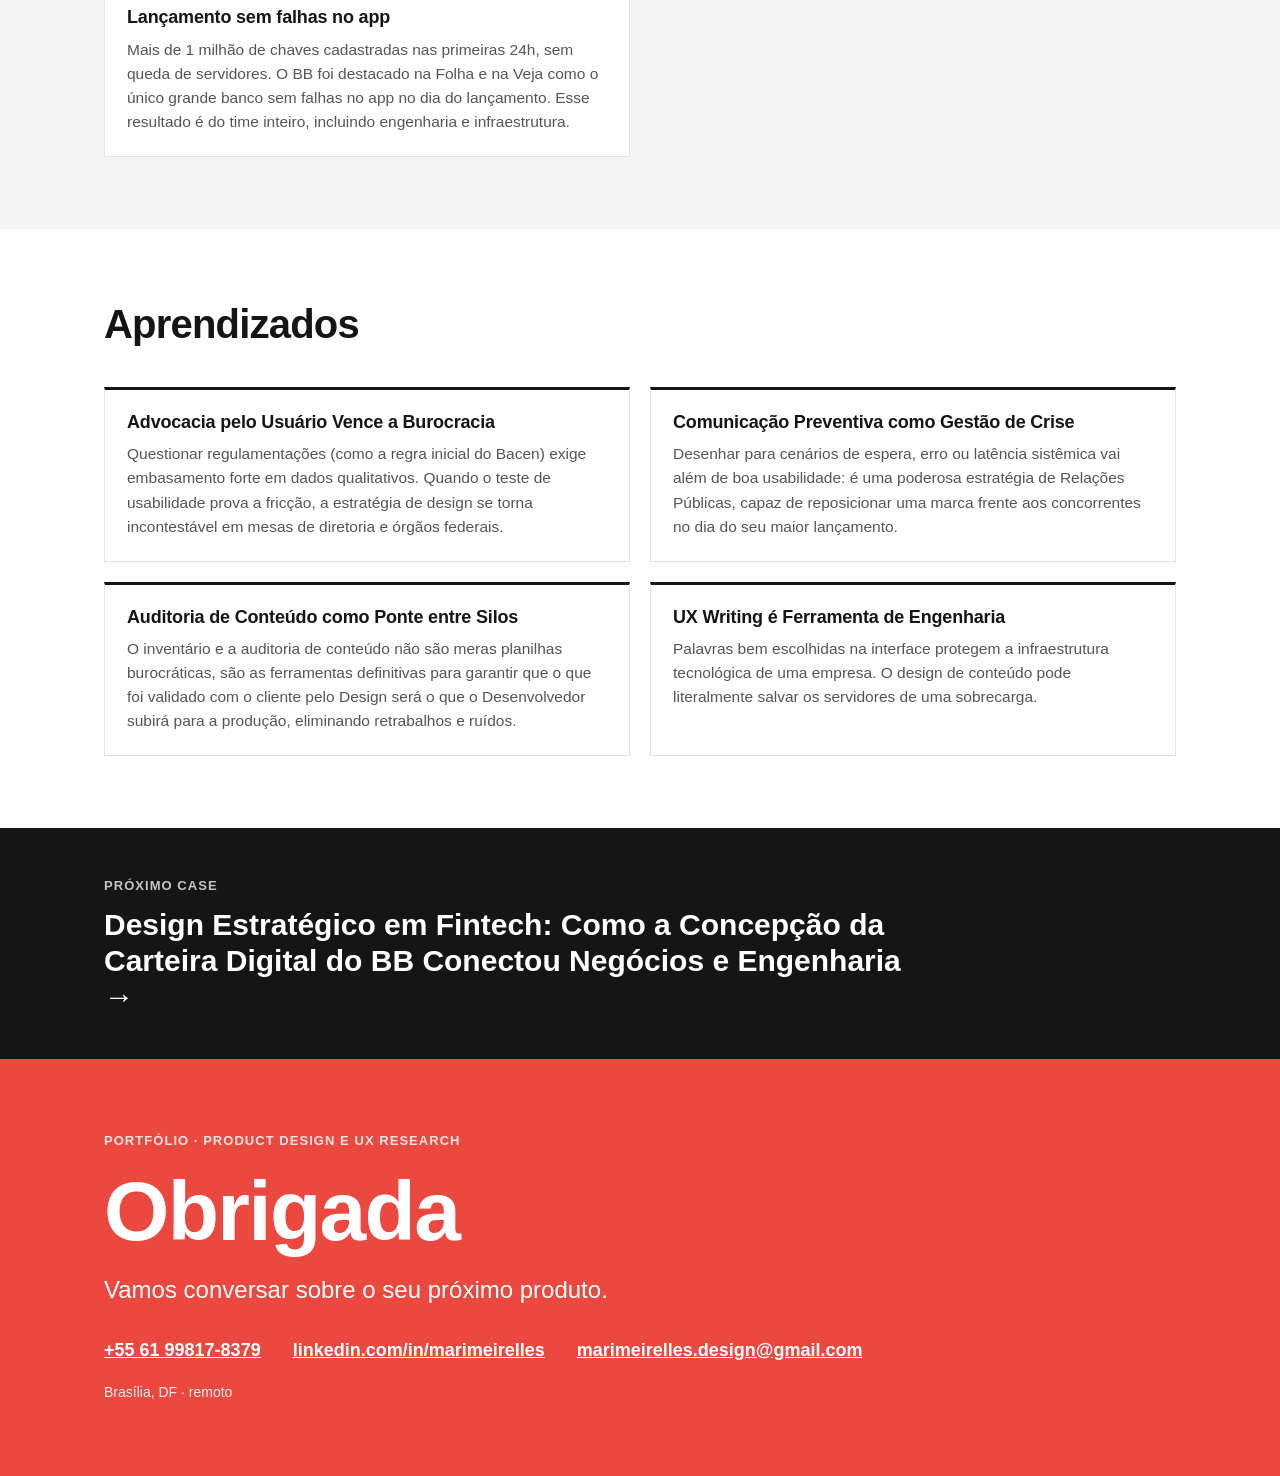
<file: pix.html>
<!DOCTYPE html>
<html lang="pt-BR">
<head>
<meta charset="utf-8">
<meta name="viewport" content="width=device-width, initial-scale=1">
<title>Design Estratégico em Escala Nacional · Mariana Meirelles</title>
<meta name="description" content="Portfólio de Mariana Meirelles, Product Designer Sênior e UX Researcher: cases de Comfy Cats Hotel, TechBack BB, Glasu!, CertificaMed, Pix e Carteira bB.">
<link rel="canonical" href="https://marimeirelles.github.io/works/pix.html">
<link rel="alternate" hreflang="pt-BR" href="https://marimeirelles.github.io/works/pix.html">
<link rel="alternate" hreflang="en" href="https://marimeirelles.github.io/works/en/pix.html">
<link rel="icon" type="image/png" href="favicon.png">
<link rel="apple-touch-icon" href="favicon.png">
<meta property="og:type" content="website">
<meta property="og:site_name" content="Mariana Meirelles">
<meta property="og:title" content="Design Estratégico em Escala Nacional · Mariana Meirelles">
<meta property="og:description" content="Portfólio de Mariana Meirelles, Product Designer Sênior e UX Researcher: cases de Comfy Cats Hotel, TechBack BB, Glasu!, CertificaMed, Pix e Carteira bB.">
<meta property="og:url" content="https://marimeirelles.github.io/works/pix.html">
<meta property="og:image" content="https://marimeirelles.github.io/works/img/og-pt.png">
<meta property="og:image:width" content="1200">
<meta property="og:image:height" content="630">
<meta property="og:locale" content="pt_BR">
<meta name="twitter:card" content="summary_large_image">
<meta name="twitter:image" content="https://marimeirelles.github.io/works/img/og-pt.png">
<link rel="stylesheet" href="style.css">
<script src="site.js" defer></script>
<script async src="https://www.googletagmanager.com/gtag/js?id=G-E2VLYBCHG3"></script>
<script>window.dataLayer=window.dataLayer||[];function gtag(){dataLayer.push(arguments);}gtag('js',new Date());gtag('config','G-E2VLYBCHG3');</script>
<script>(function(h,o,t,j,a,r){h.hj=h.hj||function(){(h.hj.q=h.hj.q||[]).push(arguments)};h._hjSettings={hjid:6856077,hjsv:6};a=o.getElementsByTagName('head')[0];r=o.createElement('script');r.async=1;r.src=t+h._hjSettings.hjid+j+h._hjSettings.hjsv;a.appendChild(r);})(window,document,'https://static.hotjar.com/c/hotjar-','.js?sv=');</script>
<script src="analytics.js" defer></script>

</head>
<body>
<a class="skip" href="#main">Pular para o conteúdo</a>
<header class="top"><div class="wrap bar">
<a class="brand" href="index.html">Mariana Meirelles</a>
<nav aria-label="Principal">
<span class="links"><a href="index.html#cases">Cases</a><a href="index.html#como">Como eu trabalho</a><a href="index.html#contato">Contato</a></span>
<details class="mnav"><summary>Menu</summary><div><a href="index.html#cases">Cases</a><a href="index.html#como">Como eu trabalho</a><a href="index.html#contato">Contato</a></div></details>
<span class="lang"><a href="pix.html" lang="pt" aria-current="true">PT</a><a href="en/pix.html" lang="en" >EN</a></span>
</nav></div></header>
<main id="main">
<section class="case-hero" id="topo"><div class="wrap">
<p class="crumb"><a href="index.html#cases">← Todos os cases</a></p>
<p class="num">CASE 5 · BANCO DO BRASIL · 2020</p>
<h1>Design Estratégico em Escala Nacional</h1><p class="sub">Como o UX Writing garantiu a estabilidade do Pix no BB</p>
<ul class="tags"><li>UX Writing</li><li>UX Research</li><li>Design de conteúdo</li><li>Product Design</li></ul>
<dl class="facts"><div><dt>Função</dt><dd>UX Writer Lead & Product Designer Sênior</dd></div><div><dt>Empresa</dt><dd>Stefanini</dd></div><div><dt>Cliente</dt><dd>Banco do Brasil</dd></div><div><dt>Duração</dt><dd>8 meses</dd></div></dl>
<dl class="metrics"><div><dt>100%</dt><dd>Estabilidade com zero queda de servidores no dia da inauguração</dd></div><div><dt>+1M</dt><dd>Chaves cadastradas nas primeiras 24h</dd></div><div><dt>1 Novo</dt><dd>Padrão nacional de “EVP” para “Chave Aleatória”</dd></div></dl>
</div></section>
<nav class="toc" aria-label="Nesta página"><div class="wrap"><span class="toc-l">Nesta página</span><a href="#resumo">Resumo</a><a href="#solucao">Solução</a><a href="#decisoes">Decisões</a><a href="#contexto">Contexto</a><a href="#processo">Processo</a><a href="#resultados">Resultados</a><a href="#aprendizados">Aprendizados</a></div></nav>
<section class="tldr" id="resumo"><div class="wrap"><h2>Resumo em 30 segundos</h2><div class="tldr-grid"><div><h3>Problema</h3><p>O Banco Central exigiu o Pix com um manual regulatório rígido e prazo curto, e milhões de pessoas tentariam cadastrar suas chaves ao mesmo tempo.</p></div><div><h3>O que fiz</h3><p>Liderei o UX Writing e atuei como Product Designer: traduzi a regulação para a linguagem do BB, desenhei fluxos e criei mensagens preventivas para erro e instabilidade.</p></div><div><h3>Resultado</h3><p>Mais de 1 milhão de chaves em 24h sem queda de servidores, e o Bacen trocou “Chave EVP” por “Chave Aleatória” a partir da defesa técnica que elaborei.</p></div></div></div></section>
<section class="sec sol" id="solucao"><div class="wrap"><h2>A solução</h2><p class="subt">Mensagens claras para cadastrar chaves Pix sem sobrecarregar o app</p><div class="block first"><div class="prose"><p>Uma jornada de cadastro e gestão de chaves Pix no app do BB, com textos alinhados ao tom de voz do banco e às regras do Bacen, e mensagens preventivas para espera, erro e instabilidade.</p><p>O termo regulatório “Chave EVP”, que os usuários não entendiam, virou “Chave Aleatória” no padrão nacional.</p></div><div class="figs"><figure><a class="zoom" href="img/pix-mensagem-chave-pendente.png" data-cap="Mensagem Preventiva de Cadastro. Estratégia de UX Writing desenhada para conter a ansiedade do usuário e proteger a infraestrutura dos servidores no lançamento do Pix." aria-label="Abrir imagem ampliada"><img src="img/pix-mensagem-chave-pendente.png" alt="Mensagem Preventiva de Cadastro. Estratégia de UX Writing desenhada para conter a ansiedade do usuário e proteger a infraestrutura dos servidores no lançamento do Pix." loading="lazy" width="964" height="552"></a><figcaption>Mensagem Preventiva de Cadastro. Estratégia de UX Writing desenhada para conter a ansiedade do usuário e proteger a infraestrutura dos servidores no lançamento do Pix.</figcaption></figure><figure><a class="zoom" href="img/pix-ui.png" data-cap="Layouts e fluxo do cadastro de CPF com sugestão de chaves com base nos dados do cadastro do cliente BB." aria-label="Abrir imagem ampliada"><img src="img/pix-ui.png" alt="Layouts e fluxo do cadastro de CPF com sugestão de chaves com base nos dados do cadastro do cliente BB." loading="lazy" width="964" height="552"></a><figcaption>Layouts e fluxo do cadastro de CPF com sugestão de chaves com base nos dados do cadastro do cliente BB.</figcaption></figure></div></div></div></section>
<section class="sec gray" id="decisoes"><div class="wrap"><h2>Decisões-chave</h2><div class="grid3"><div class="card dec"><h3>Mensagens preventivas para espera e instabilidade</h3><dl><div><dt>Em vez de</dt><dd>Mostrar só mensagens de erro genéricas.</dd></div><div><dt>Por quê</dt><dd>Milhões de pessoas tentariam cadastrar chaves no mesmo dia, e a ansiedade podia gerar “refresh” compulsivo e sobrecarregar os servidores.</dd></div><div><dt>Resultado</dt><dd>Ajudaram a conter a ansiedade do usuário no lançamento, que teve mais de 1 milhão de chaves em 24h sem queda no app.</dd></div></dl></div><div class="card dec"><h3>Questionar o termo exigido pelo Bacen</h3><dl><div><dt>Em vez de</dt><dd>Manter “Chave EVP”, como estava no manual regulatório.</dd></div><div><dt>Por quê</dt><dd>Os testes de usabilidade mostraram que os usuários não entendiam o termo.</dd></div><div><dt>Resultado</dt><dd>O Bacen aprovou a troca para “Chave Aleatória”, que virou padrão nacional.</dd></div></dl></div><div class="card dec"><h3>Auditoria de conteúdo como fonte única para o código</h3><dl><div><dt>Em vez de</dt><dd>Deixar os textos só nas telas e nos protótipos.</dd></div><div><dt>Por quê</dt><dd>Garantir que o texto validado com o cliente fosse o mesmo que ia para produção.</dd></div><div><dt>Resultado</dt><dd>Os desenvolvedores copiavam os textos direto para o código, sem retrabalho nem inconsistências.</dd></div></dl></div></div></div></section>
<section class="sec" id="contexto"><div class="wrap"><div class="prose narrow"><h2>Visão geral e desafio</h2><p>Durante a pandemia, o Banco Central determinou a implementação do Pix. O cenário era de extrema complexidade: manual regulatório rígido com nomenclaturas técnicas e prazo agressivo.</p><p>O desafio consistia em traduzir essa burocracia para a linguagem acessível do BB e desenhar fluxos que evitassem a sobrecarga dos servidores diante da ansiedade de milhões de brasileiros querendo cadastrar suas chaves.</p>
<h3>Meu papel</h3><p>Como UX Writer Lead e Product Designer Sênior, minha responsabilidade era conduzir o usuário pela interface de forma simples, intuitiva e direta, garantindo uma jornada fluida com a linguagem do BB. Meu objetivo principal foi resolver problemas por meio da comunicação, elevando a usabilidade e a clareza do produto.</p></div></div></section>
<section class="sec" id="processo"><div class="wrap"><h2>Atividades</h2><p class="hint">A seguir, algumas das atividades e etapas que realizei ao longo deste case.</p><div class="block"><ol class="acts"><li><span class="n" aria-hidden="true">1</span><div><h3>Kick-off e Entrevista com Stakeholders</h3><div class="txt">Realizei um kick-off com os stakeholders para alinhar os objetivos do projeto, mapear o público-alvo, definir requisitos e planejar as próximas etapas.</div></div></li><li><span class="n" aria-hidden="true">2</span><div><h3>Desk Research</h3><div class="txt">Com a introdução do Pix no cenário nacional, analisei a regulamentação do Banco Central do Brasil (Bacen) para estruturar a jornada dos usuários, redigir o conteúdo e desenhar as telas, preservando a excelência no atendimento aos clientes do Banco do Brasil. Para isso, realizei uma extensa pesquisa documental das diretrizes do Bacen, alinhando-as ao Guia de Tom de Voz do BB, além de liderar entrevistas com partes interessadas das áreas de Negócios e TI para identificar potenciais riscos operacionais.</div></div></li><li><span class="n" aria-hidden="true">3</span><div><h3>Workshops</h3><div class="txt">Com o objetivo de padronizar a linguagem em toda a experiência do aplicativo, promovemos workshops focados nas diretrizes do Tom de Voz do Banco do Brasil e na aplicação de boas práticas de UX Writing. Essa iniciativa garantiu consistência e alinhamento verbal em todos os pontos de contato da jornada.</div></div></li></ol><div class="figs"><figure><a class="zoom" href="img/pix-desk-research.png" data-cap="Desk Research. Análise da documentação do Bacen, anotações táticas da pesquisa e consolidação do perfil comportamental do usuário do Pix." aria-label="Abrir imagem ampliada"><img src="img/pix-desk-research.png" alt="Desk Research. Análise da documentação do Bacen, anotações táticas da pesquisa e consolidação do perfil comportamental do usuário do Pix." loading="lazy" width="964" height="552"></a><figcaption>Desk Research. Análise da documentação do Bacen, anotações táticas da pesquisa e consolidação do perfil comportamental do usuário do Pix.</figcaption></figure><figure><a class="zoom" href="img/pix-workshop-tom-de-voz.png" data-cap="Workshop de UX Writing e Tom de Voz. Categorização estratégica das mensagens do Pix por etapas da jornada no Banco do Brasil." aria-label="Abrir imagem ampliada"><img src="img/pix-workshop-tom-de-voz.png" alt="Workshop de UX Writing e Tom de Voz. Categorização estratégica das mensagens do Pix por etapas da jornada no Banco do Brasil." loading="lazy" width="964" height="552"></a><figcaption>Workshop de UX Writing e Tom de Voz. Categorização estratégica das mensagens do Pix por etapas da jornada no Banco do Brasil.</figcaption></figure></div></div><div class="block"><ol class="acts"><li><span class="n" aria-hidden="true">4</span><div><h3>Inventário de Conteúdo</h3><div class="txt">Para mapear e centralizar as informações, criei um inventário de conteúdo abrangente em uma planilha do Excel. Esse levantamento reuniu todas as mensagens obrigatórias exigidas pelo Bacen, somadas às comunicações desenvolvidas pela equipe de UI no aplicativo do Banco do Brasil na área do Pix.</div></div></li><li><span class="n" aria-hidden="true">5</span><div><h3>Fluxos de Conteúdo e Jornadas (To-Be)</h3><div class="txt">Com base nos aprendizados do desk research, mapeei e desenhei as jornadas exigidas pelo Bacen. Essa etapa foi fundamental para estruturar a arquitetura de informação, identificar eventuais gargalos e alinhar os requisitos técnicos para a implementação do novo meio de pagamento.</div></div></li></ol><div class="figs"><figure><a class="zoom" href="img/pix-inventario-de-conteudo.png" data-cap="Inventário de Conteúdo Regulatório. Consolidação das exigências do Bacen e mapeamento do status da curadoria de UX Writing." aria-label="Abrir imagem ampliada"><img src="img/pix-inventario-de-conteudo.png" alt="Inventário de Conteúdo Regulatório. Consolidação das exigências do Bacen e mapeamento do status da curadoria de UX Writing." loading="lazy" width="964" height="552"></a><figcaption>Inventário de Conteúdo Regulatório. Consolidação das exigências do Bacen e mapeamento do status da curadoria de UX Writing.</figcaption></figure><figure><a class="zoom" href="img/pix-fluxogramas.png" data-cap="Fluxos de Conteúdo e Jornadas (To-Be). Fluxogramas de cadastro e exclusão de chaves, com regras de negócio e os caminhos de decisão do usuário." aria-label="Abrir imagem ampliada"><img src="img/pix-fluxogramas.png" alt="Fluxos de Conteúdo e Jornadas (To-Be). Fluxogramas de cadastro e exclusão de chaves, com regras de negócio e os caminhos de decisão do usuário." loading="lazy" width="964" height="552"></a><figcaption>Fluxos de Conteúdo e Jornadas (To-Be). Fluxogramas de cadastro e exclusão de chaves, com regras de negócio e os caminhos de decisão do usuário.</figcaption></figure></div></div><div class="block"><ol class="acts"><li><span class="n" aria-hidden="true">6</span><div><h3>Análises de Curadoria de UX Writing e Sessões de Cocriação</h3><div class="txt">Para a elaboração das mensagens, promovemos sessões colaborativas com toda a equipe para levantar novas ideias e revisar os materiais existentes. Por meio dessas oficinas de cocriação no Miro e no Teams, liderei a curadoria de UX Writing de cada texto, assegurando o alinhamento com as regras de negócio e as heurísticas de usabilidade. Mesmo com a rotina de trabalho remoto, mantivemos a integração do time de UX Writing com as equipes do Banco do Brasil e parceiros externos. Migramos os textos mapeados no inventário de conteúdo para o ambiente colaborativo, permitindo uma reescrita conjunta com foco nos seguintes pilares:<ul><li>Conformidade com as diretrizes regulatórias do Bacen;</li><li>Alinhamento à identidade verbal e tom de voz do Banco do Brasil;</li><li>Adequação ao contexto de aplicação de cada mensagem;</li><li>Aplicação das heurísticas de usabilidade.</li></ul></div></div></li><li><span class="n" aria-hidden="true">7</span><div><h3>Mockups de Mensageria</h3><div class="txt">Para alinhar as propostas e obter a aprovação da diretoria, estruturei estrategicamente mockups de mensagens preventivas de cenários de erros e instabilidade para conter a ansiedade do usuário e prevenir sobrecarga de requisições nos servidores.</div></div></li></ol><div class="figs"><figure><a class="zoom" href="img/pix-mensagens-de-erro.png" data-cap="Mockups de Mensageria. Cenários de erro e instabilidade para conter a ansiedade do usuário e prevenir sobrecarga de requisições nos servidores." aria-label="Abrir imagem ampliada"><img src="img/pix-mensagens-de-erro.png" alt="Mockups de Mensageria. Cenários de erro e instabilidade para conter a ansiedade do usuário e prevenir sobrecarga de requisições nos servidores." loading="lazy" width="964" height="552"></a><figcaption>Mockups de Mensageria. Cenários de erro e instabilidade para conter a ansiedade do usuário e prevenir sobrecarga de requisições nos servidores.</figcaption></figure></div></div><div class="block"><ol class="acts"><li><span class="n" aria-hidden="true">8</span><div><h3>Wireframes de Baixa Fidelidade</h3><div class="txt">Para começar a validar a arquitetura de informação do Pix no aplicativo do BB, criei wireframes de baixa fidelidade e protótipos interativos, e os disponibilizei no Marvel App para revisão e aprovação dos stakeholders.</div></div></li><li><span class="n" aria-hidden="true">9</span><div><h3>Layout de Alta Fidelidade</h3><div class="txt">Criei os layouts de alta fidelidade com base no design system do Banco do Brasil para estruturar o fluxo de cadastro de CPF. O principal objetivo foi explorar e validar sugestões inteligentes de chaves com base nos dados já existentes no cadastro do cliente, reduzindo o esforço manual e tornando a jornada muito mais rápida e intuitiva.</div></div></li></ol><div class="figs"><figure><a class="zoom" href="img/pix-wireframes.png" data-cap="Wireframes e Arquitetura de Informação. Estruturação inicial das telas de histórico de transações do Pix para validar fluxos, mensagens e navegação." aria-label="Abrir imagem ampliada"><img src="img/pix-wireframes.png" alt="Wireframes e Arquitetura de Informação. Estruturação inicial das telas de histórico de transações do Pix para validar fluxos, mensagens e navegação." loading="lazy" width="964" height="552"></a><figcaption>Wireframes e Arquitetura de Informação. Estruturação inicial das telas de histórico de transações do Pix para validar fluxos, mensagens e navegação.</figcaption></figure><figure><a class="zoom" href="img/pix-ui.png" data-cap="Layouts de Alta Fidelidade. Layouts e fluxo do cadastro de CPF com sugestão de chaves com base nos dados do cadastro do cliente BB." aria-label="Abrir imagem ampliada"><img src="img/pix-ui.png" alt="Layouts de Alta Fidelidade. Layouts e fluxo do cadastro de CPF com sugestão de chaves com base nos dados do cadastro do cliente BB." loading="lazy" width="964" height="552"></a><figcaption>Layouts de Alta Fidelidade. Layouts e fluxo do cadastro de CPF com sugestão de chaves com base nos dados do cadastro do cliente BB.</figcaption></figure></div></div><div class="block"><ol class="acts"><li><span class="n" aria-hidden="true">10</span><div><h3>Documentação de Conteúdo na Interface para Revisão e Aprovação</h3><div class="txt">Com as telas em alta fidelidade prontas, realizei a revisão minuciosa de cada texto, sugerindo melhorias pautadas no tom de voz do Banco do Brasil e nas diretrizes do Bacen. Para garantir o alinhamento com as expectativas do negócio, criei mockups interativos no Marvel App com os fluxos e as respectivas mensagens aplicadas à interface. Essa estrutura centralizou e documentou todo o processo, permitindo que os responsáveis pelo Pix no BB visualizassem o contexto completo, facilitando a aprovação do conteúdo assíncrono e o envio de comentários ou solicitações de ajuste entre diferentes áreas.</div></div></li></ol><div class="figs"><figure><a class="zoom" href="img/pix-revisao-de-conteudo.png" data-cap="Mockup com o mapeamento tático de ajustes de UX Writing e arquitetura de informação para a página inicial do Pix no aplicativo BB." aria-label="Abrir imagem ampliada"><img src="img/pix-revisao-de-conteudo.png" alt="Mockup com o mapeamento tático de ajustes de UX Writing e arquitetura de informação para a página inicial do Pix no aplicativo BB." loading="lazy" width="964" height="552"></a><figcaption>Mockup com o mapeamento tático de ajustes de UX Writing e arquitetura de informação para a página inicial do Pix no aplicativo BB.</figcaption></figure><figure><a class="zoom" href="img/pix-revisao-exclusao-de-chave.png" data-cap="Mockup para validação da mensagem de exclusão de chave, estruturado para garantir a clareza dos botões e prevenir erros de ação do usuário." aria-label="Abrir imagem ampliada"><img src="img/pix-revisao-exclusao-de-chave.png" alt="Mockup para validação da mensagem de exclusão de chave, estruturado para garantir a clareza dos botões e prevenir erros de ação do usuário." loading="lazy" width="964" height="552"></a><figcaption>Mockup para validação da mensagem de exclusão de chave, estruturado para garantir a clareza dos botões e prevenir erros de ação do usuário.</figcaption></figure></div></div><div class="block"><ol class="acts"><li><span class="n" aria-hidden="true">11</span><div><h3>Teste de Usabilidade com Foco em Writing</h3><div class="txt">Para validar a eficácia do novo conteúdo, o time realizou testes de usabilidade remotos via Lookback, focados na clareza e na recepção das mensagens. Acompanhei as sessões como observadora, atenta às reações verbais e faciais dos participantes enquanto liam os textos, para avaliar se a comunicação proporcionava uma experiência fluida e simplificava o uso do Pix no aplicativo do Banco do Brasil. As sessões evidenciaram a ineficácia e a incompreensão do termo “Chave EVP”, e usei esses achados como base para a defesa técnica. O processo do time teve quatro etapas:<ol><li>Planejamento e roteiro;</li><li>Recrutamento dos voluntários;</li><li>Condução dos testes;</li><li>Relatório consolidado com índice SUS.</li></ol></div></div></li></ol><div class="figs"><figure><a class="zoom" href="img/pix-script-teste-de-usabilidade.png" data-cap="Script de Moderação em UX Research. Roteiro estruturado para a condução do teste de usabilidade remoto alinhando o tom da pesquisa e instruções." aria-label="Abrir imagem ampliada"><img src="img/pix-script-teste-de-usabilidade.png" alt="Script de Moderação em UX Research. Roteiro estruturado para a condução do teste de usabilidade remoto alinhando o tom da pesquisa e instruções." loading="lazy" width="964" height="552"></a><figcaption>Script de Moderação em UX Research. Roteiro estruturado para a condução do teste de usabilidade remoto alinhando o tom da pesquisa e instruções.</figcaption></figure><figure><a class="zoom" href="img/pix-resultado-teste-de-usabilidade.png" data-cap="Consolidação de Teste de Usabilidade. Identificação de dúvidas dos usuários quanto ao significado do termo regulatório “EVP” no gerenciamento de chaves." aria-label="Abrir imagem ampliada"><img src="img/pix-resultado-teste-de-usabilidade.png" alt="Consolidação de Teste de Usabilidade. Identificação de dúvidas dos usuários quanto ao significado do termo regulatório “EVP” no gerenciamento de chaves." loading="lazy" width="964" height="552"></a><figcaption>Consolidação de Teste de Usabilidade. Identificação de dúvidas dos usuários quanto ao significado do termo regulatório “EVP” no gerenciamento de chaves.</figcaption></figure></div></div><div class="block"><ol class="acts"><li><span class="n" aria-hidden="true">12</span><div><h3>Defesa Técnica</h3><div class="txt">Com base nesses achados, elaborei uma defesa técnica estratégica para ser apresentada pelo Banco do Brasil ao Banco Central. Essa fundamentação permitiu obter a aprovação para a alteração oficial do termo “Chave EVP” para “Chave Aleatória”, juntamente com outros ajustes técnicos essenciais.</div></div></li><li><span class="n" aria-hidden="true">13</span><div><h3>Auditoria de Conteúdo</h3><div class="txt">Com todo o conteúdo transcrito e vinculado aos protótipos na planilha, realizamos as análises no Miro e validei os fluxos com clientes e stakeholders. Em seguida, estruturei uma planilha de auditoria de conteúdo, reunindo as mensagens ajustadas após os testes de usabilidade e os links atualizados dos protótipos. Essa centralização otimizou o trabalho da equipe de desenvolvimento, permitindo que os textos fossem copiados diretamente para o código, eliminando retrabalho e inconsistências.</div></div></li><li><span class="n" aria-hidden="true">14</span><div><h3>Handoff</h3><div class="txt">Em parceria direta com os desenvolvedores, compartilhei a Auditoria de Conteúdo detalhada, prestando acompanhamento e suporte contínuos a cada mensagem dentro do ambiente de desenvolvimento.</div></div></li></ol><div class="figs"><figure><a class="zoom" href="img/pix-defesa-tecnica-bacen.png" data-cap="Defesa Técnica Regulatória. Argumentação estratégica estruturada e apresentada ao Banco Central." aria-label="Abrir imagem ampliada"><img src="img/pix-defesa-tecnica-bacen.png" alt="Defesa Técnica Regulatória. Argumentação estratégica estruturada e apresentada ao Banco Central." loading="lazy" width="964" height="552"></a><figcaption>Defesa Técnica Regulatória. Argumentação estratégica estruturada e apresentada ao Banco Central.</figcaption></figure><figure><a class="zoom" href="img/pix-auditoria-de-conteudo.png" data-cap="Auditoria de Conteúdo. Rastreabilidade e verificação da implementação dos textos aprovados diretamente no código pelos desenvolvedores." aria-label="Abrir imagem ampliada"><img src="img/pix-auditoria-de-conteudo.png" alt="Auditoria de Conteúdo. Rastreabilidade e verificação da implementação dos textos aprovados diretamente no código pelos desenvolvedores." loading="lazy" width="964" height="552"></a><figcaption>Auditoria de Conteúdo. Rastreabilidade e verificação da implementação dos textos aprovados diretamente no código pelos desenvolvedores.</figcaption></figure></div></div></div></section>
<section class="sec gray" id="resultados"><div class="wrap"><h2>Resultados</h2><h3 class="h3 sub0">O que o meu trabalho causou</h3><div class="grid2"><div class="card"><h3>Novo padrão nacional</h3><p>A defesa técnica que elaborei, baseada nos testes de usabilidade, levou o Bacen a adotar “Chave Aleatória” no lugar de “Chave EVP”.</p></div><div class="card"><h3>Mensagens que protegem a infraestrutura</h3><p>As mensagens preventivas ajudaram a conter o “refresh” compulsivo no dia do lançamento, reduzindo a pressão sobre os servidores.</p></div><div class="card"><h3>Do protótipo ao código sem retrabalho</h3><p>A auditoria de conteúdo virou a fonte única dos textos para os desenvolvedores.</p></div><div class="card"><h3>Modelo replicado em outros canais</h3><p>A arquitetura conversacional e a clareza do Pix serviram de base para chatbots, web e sistemas internos.</p></div></div><h3 class="h3">O que aconteceu com o projeto</h3><div class="grid2"><div class="card line"><h3>Lançamento sem falhas no app</h3><p>Mais de 1 milhão de chaves cadastradas nas primeiras 24h, sem queda de servidores. O BB foi destacado na Folha e na Veja como o único grande banco sem falhas no app no dia do lançamento. Esse resultado é do time inteiro, incluindo engenharia e infraestrutura.</p></div></div></div></section>
<section class="sec" id="aprendizados"><div class="wrap"><h2>Aprendizados</h2><div class="grid2"><div class="card line"><h3>Advocacia pelo Usuário Vence a Burocracia</h3><p>Questionar regulamentações (como a regra inicial do Bacen) exige embasamento forte em dados qualitativos. Quando o teste de usabilidade prova a fricção, a estratégia de design se torna incontestável em mesas de diretoria e órgãos federais.</p></div><div class="card line"><h3>Comunicação Preventiva como Gestão de Crise</h3><p>Desenhar para cenários de espera, erro ou latência sistêmica vai além de boa usabilidade: é uma poderosa estratégia de Relações Públicas, capaz de reposicionar uma marca frente aos concorrentes no dia do seu maior lançamento.</p></div><div class="card line"><h3>Auditoria de Conteúdo como Ponte entre Silos</h3><p>O inventário e a auditoria de conteúdo não são meras planilhas burocráticas, são as ferramentas definitivas para garantir que o que foi validado com o cliente pelo Design será o que o Desenvolvedor subirá para a produção, eliminando retrabalhos e ruídos.</p></div><div class="card line"><h3>UX Writing é Ferramenta de Engenharia</h3><p>Palavras bem escolhidas na interface protegem a infraestrutura tecnológica de uma empresa. O design de conteúdo pode literalmente salvar os servidores de uma sobrecarga.</p></div></div></div></section>
<section class="next"><div class="wrap"><a href="carteira-bb.html"><span>Próximo case</span><strong>Design Estratégico em Fintech: Como a Concepção da Carteira Digital do BB Conectou Negócios e Engenharia <span aria-hidden="true">→</span></strong></a></div></section>
<a class="totop" href="#main" aria-label="Voltar ao topo">↑</a>
<dialog class="lb" aria-label="Abrir imagem ampliada"><button class="lb-x" type="button">Fechar ✕</button><img alt=""><p></p></dialog>
</main>
<footer id="contato" class="foot"><div class="wrap">
<p class="kicker light">PORTFÓLIO · PRODUCT DESIGN E UX RESEARCH</p>
<h2>Obrigada</h2><p class="talk">Vamos conversar sobre o seu próximo produto.</p>
<ul class="contact">
<li><a href="tel:+5561998178379">+55 61 99817-8379</a></li>
<li><a href="https://linkedin.com/in/marimeirelles" target="_blank" rel="noopener">linkedin.com/in/marimeirelles</a></li>
<li><a href="mailto:marimeirelles.design@gmail.com">marimeirelles.design@gmail.com</a></li>
</ul><p class="loc">Brasília, DF · remoto</p></div></footer>
</body>
</html>
</file>
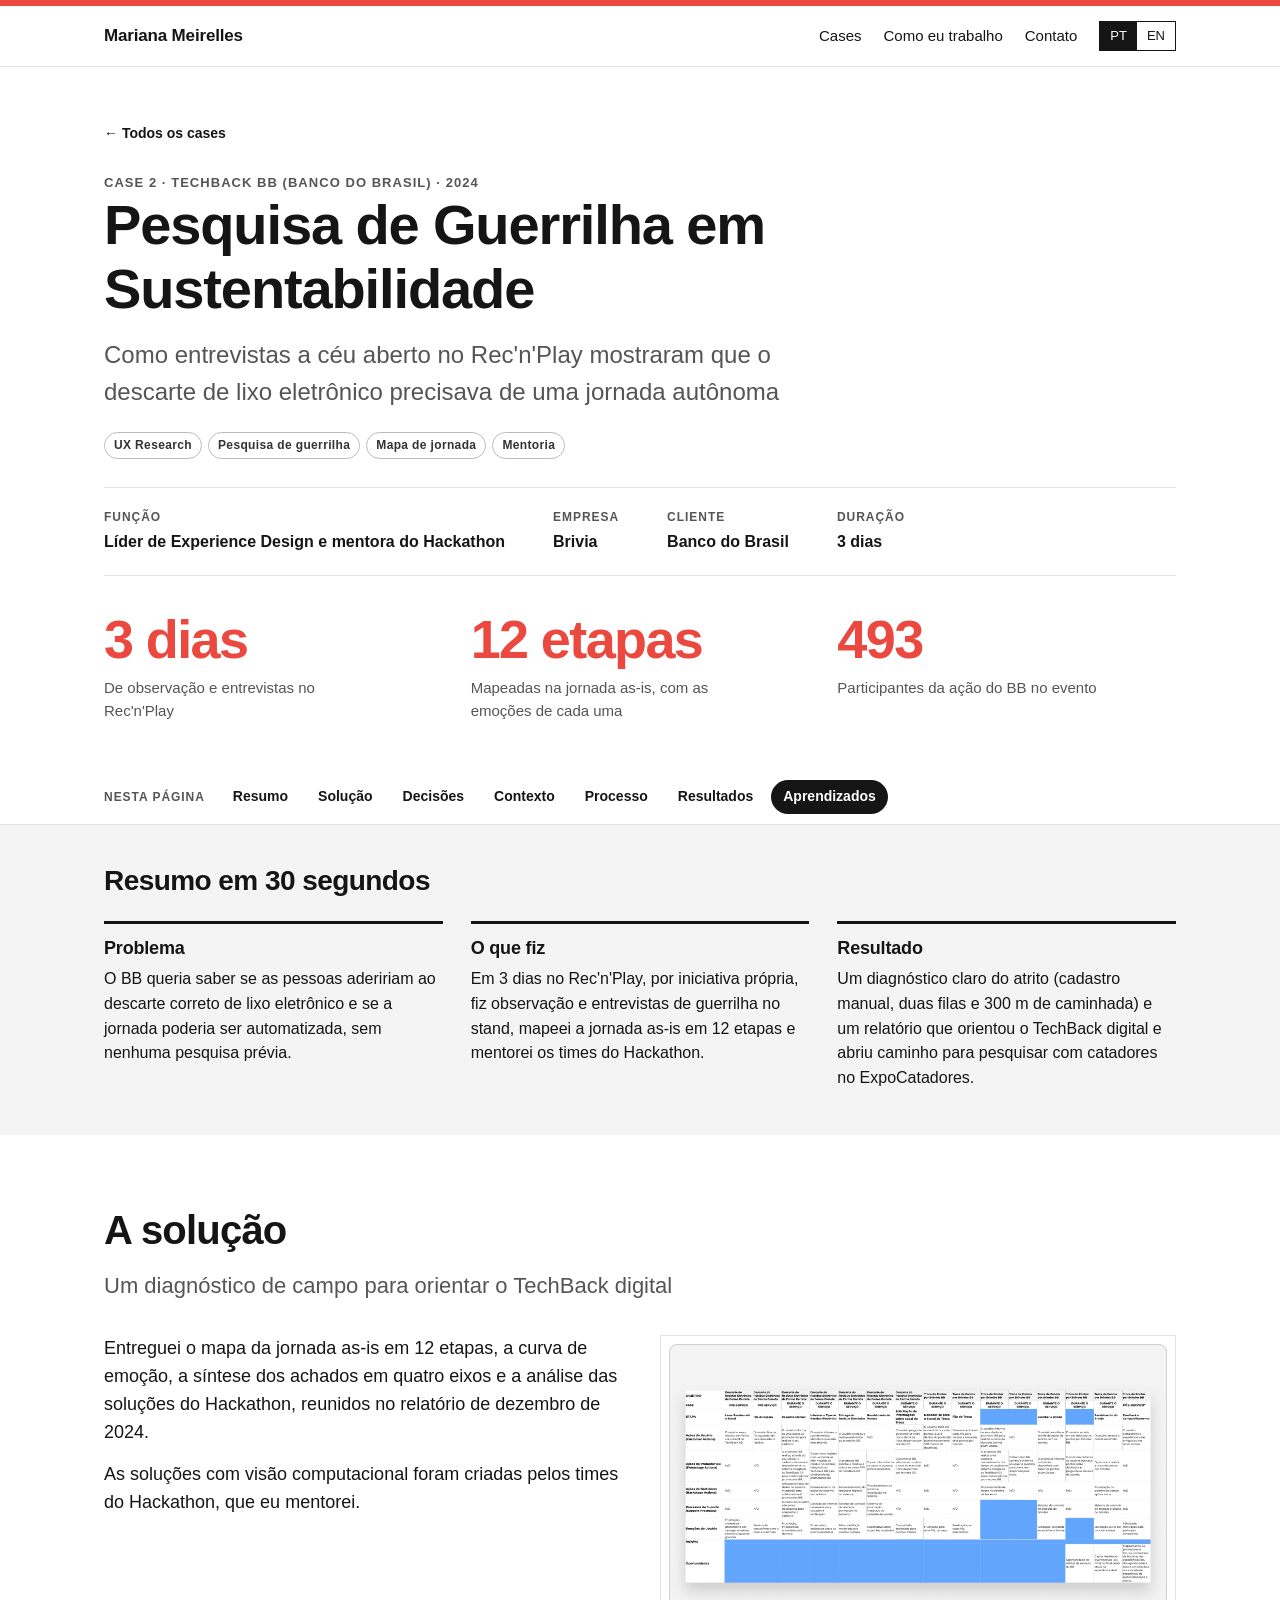
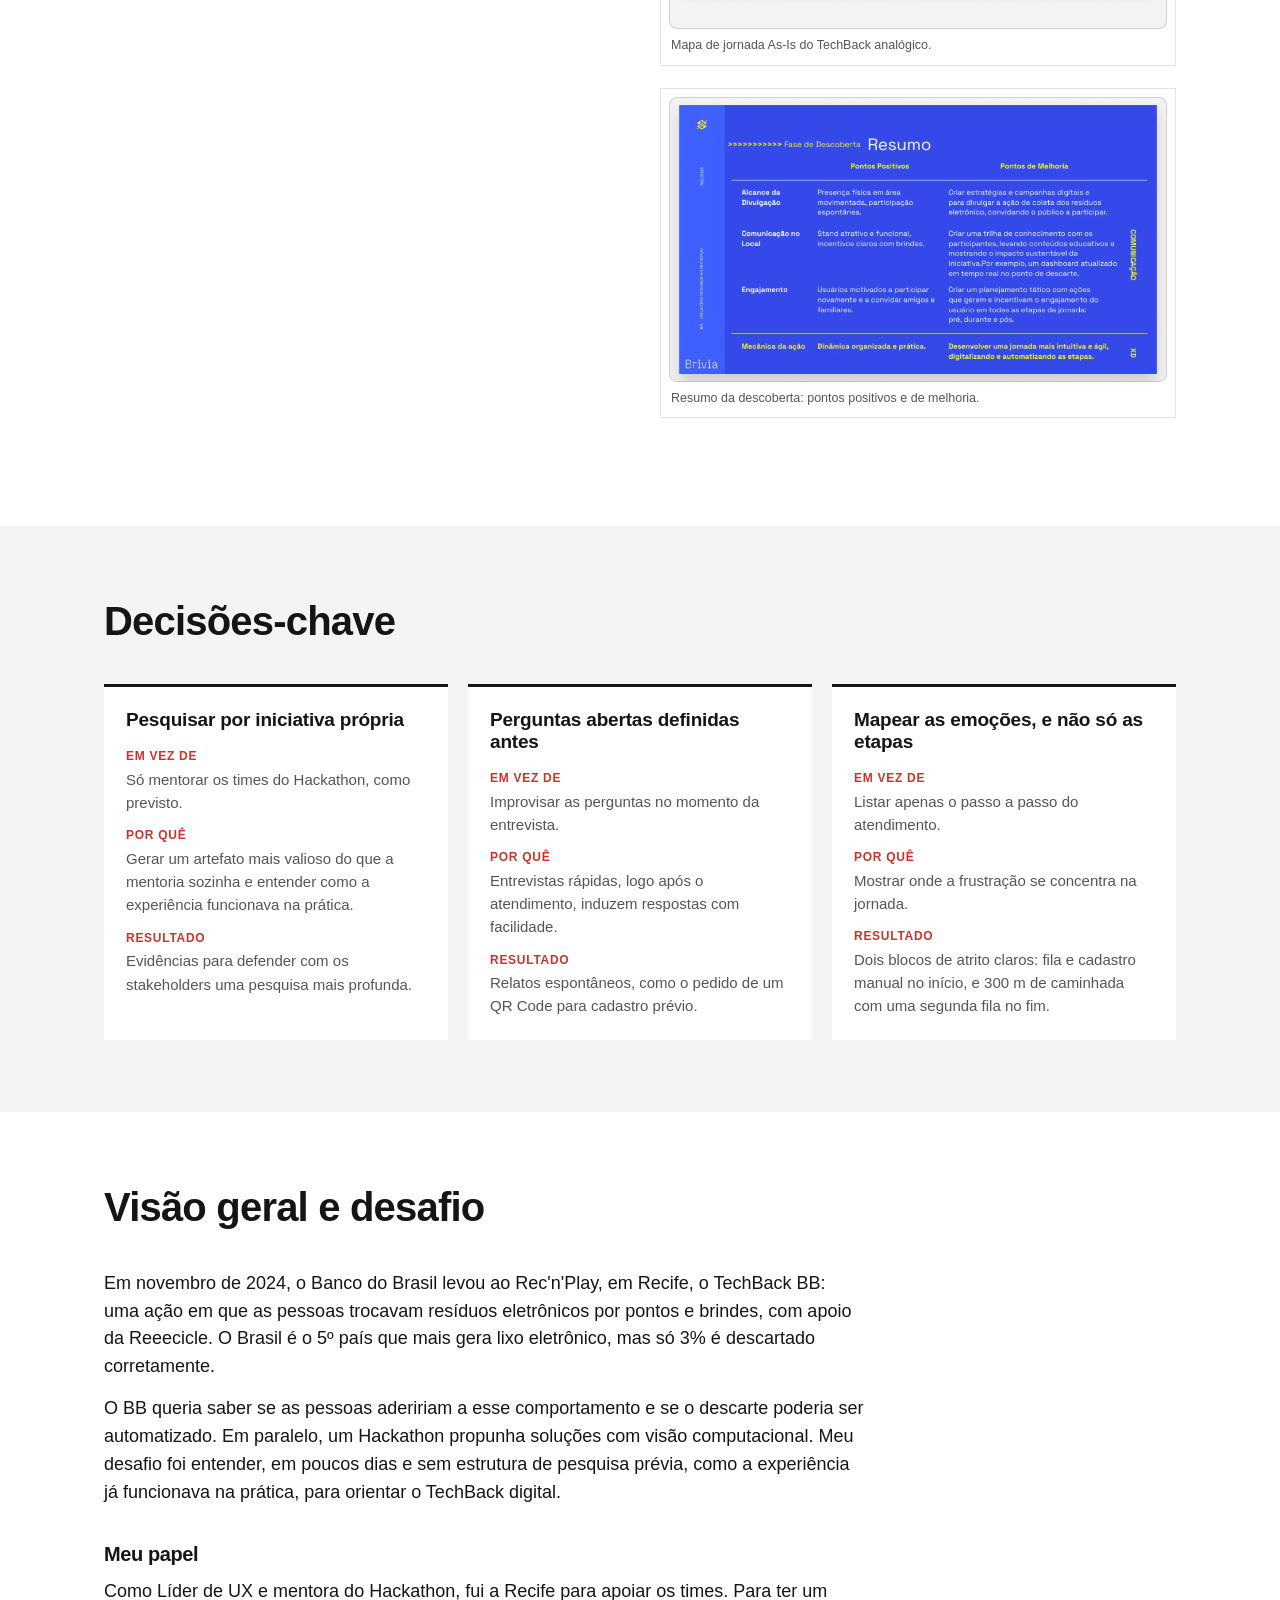
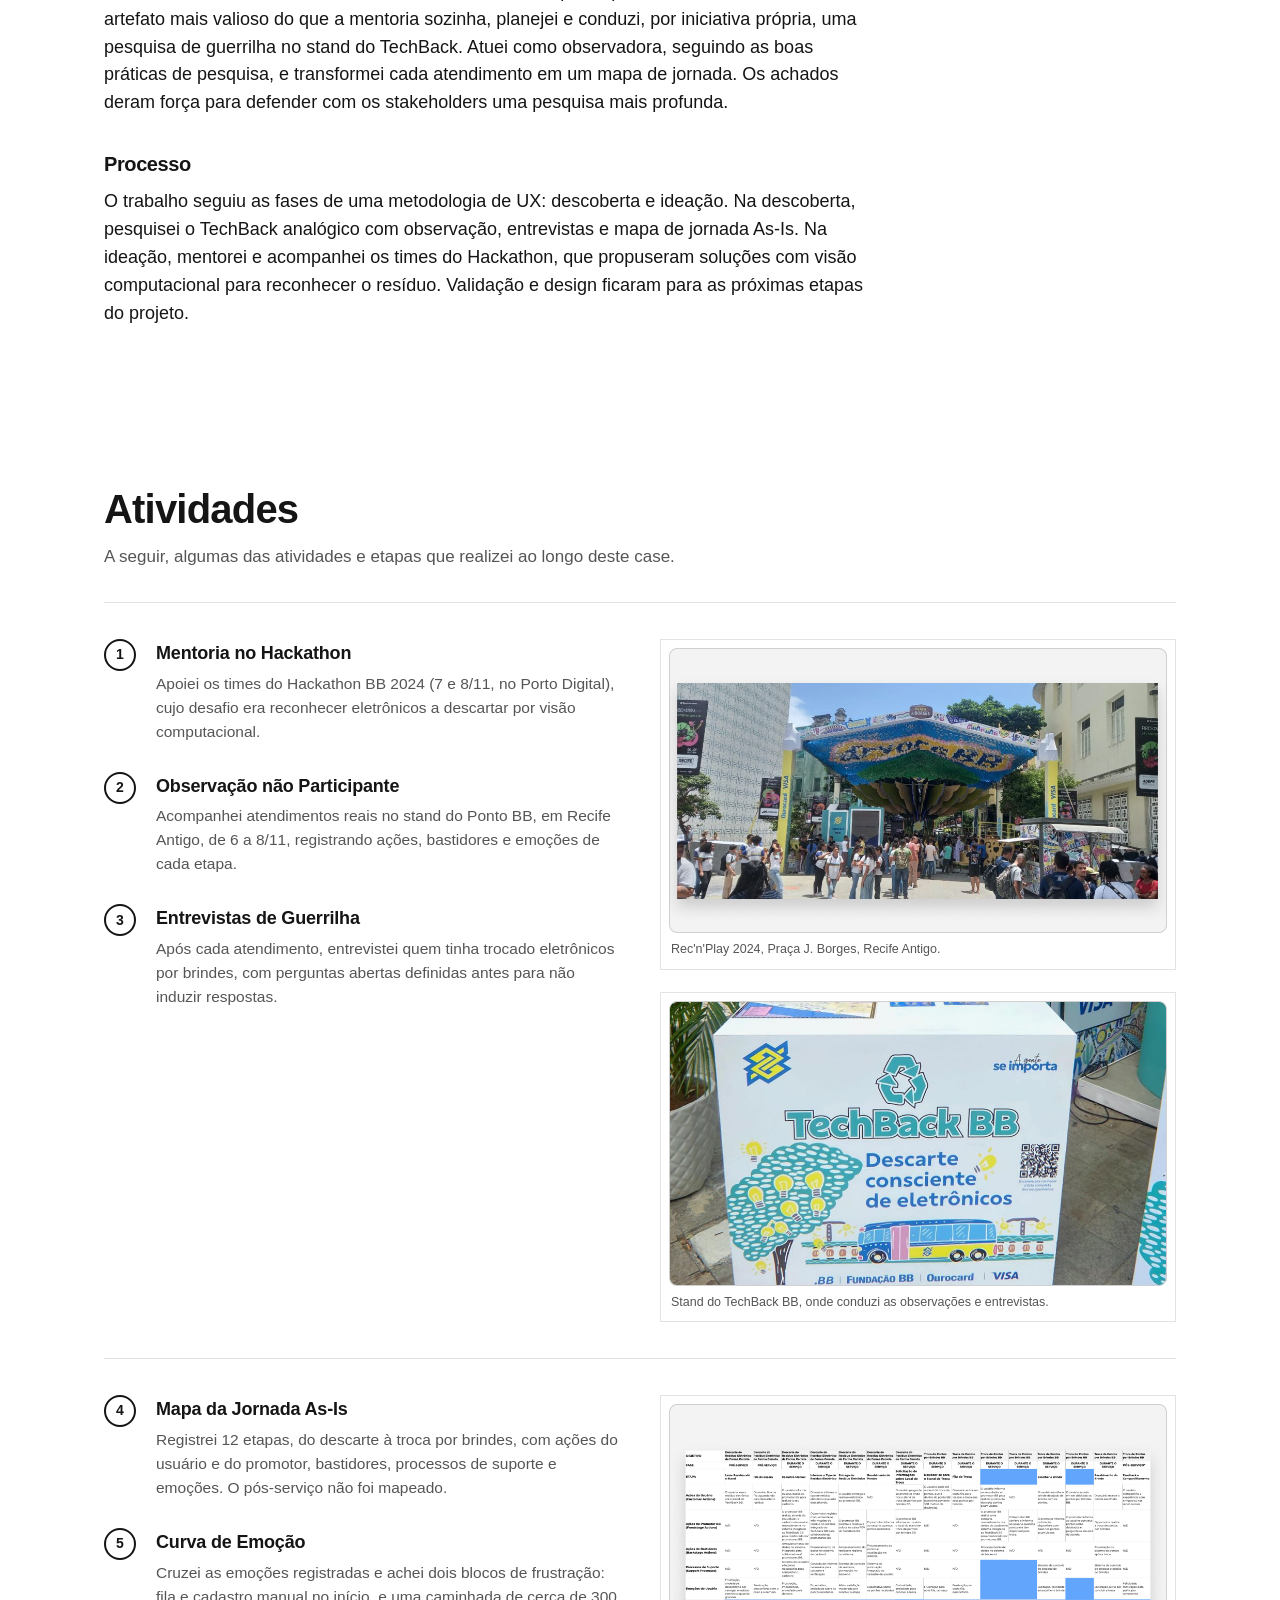
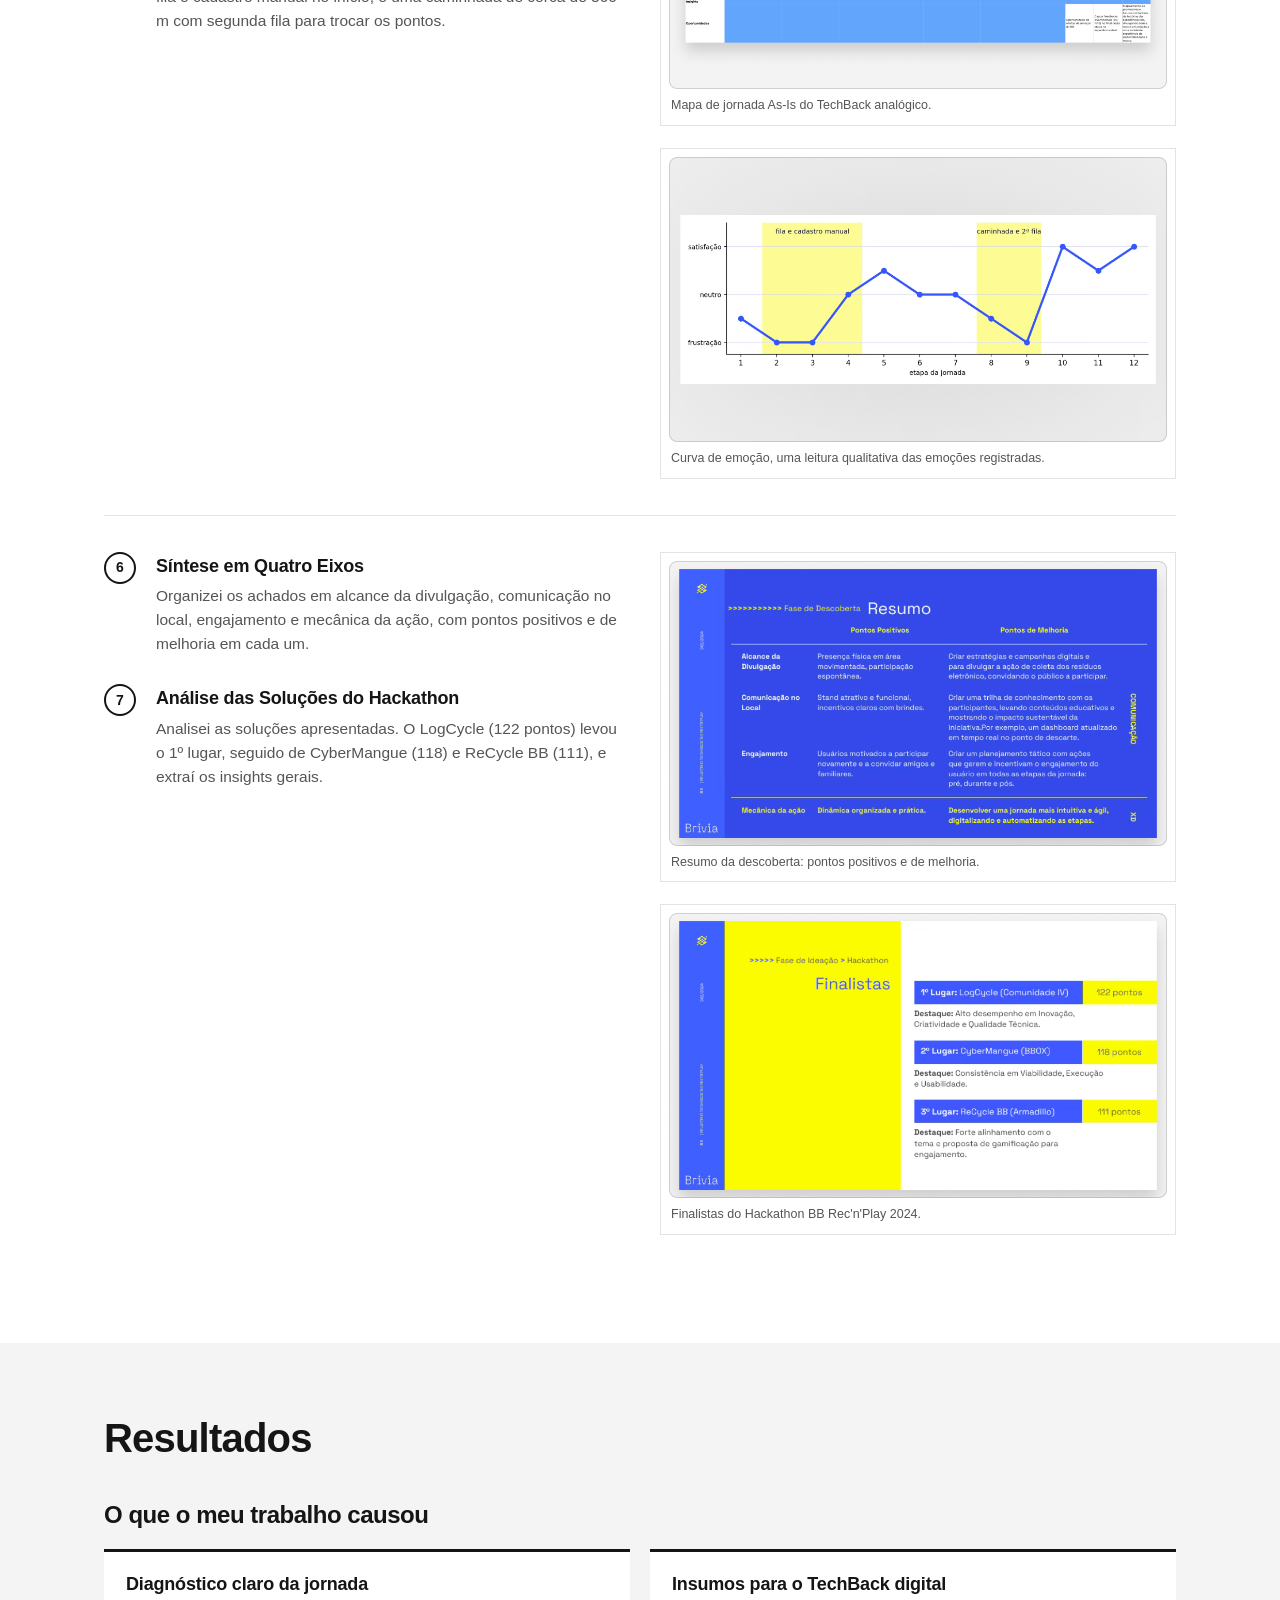
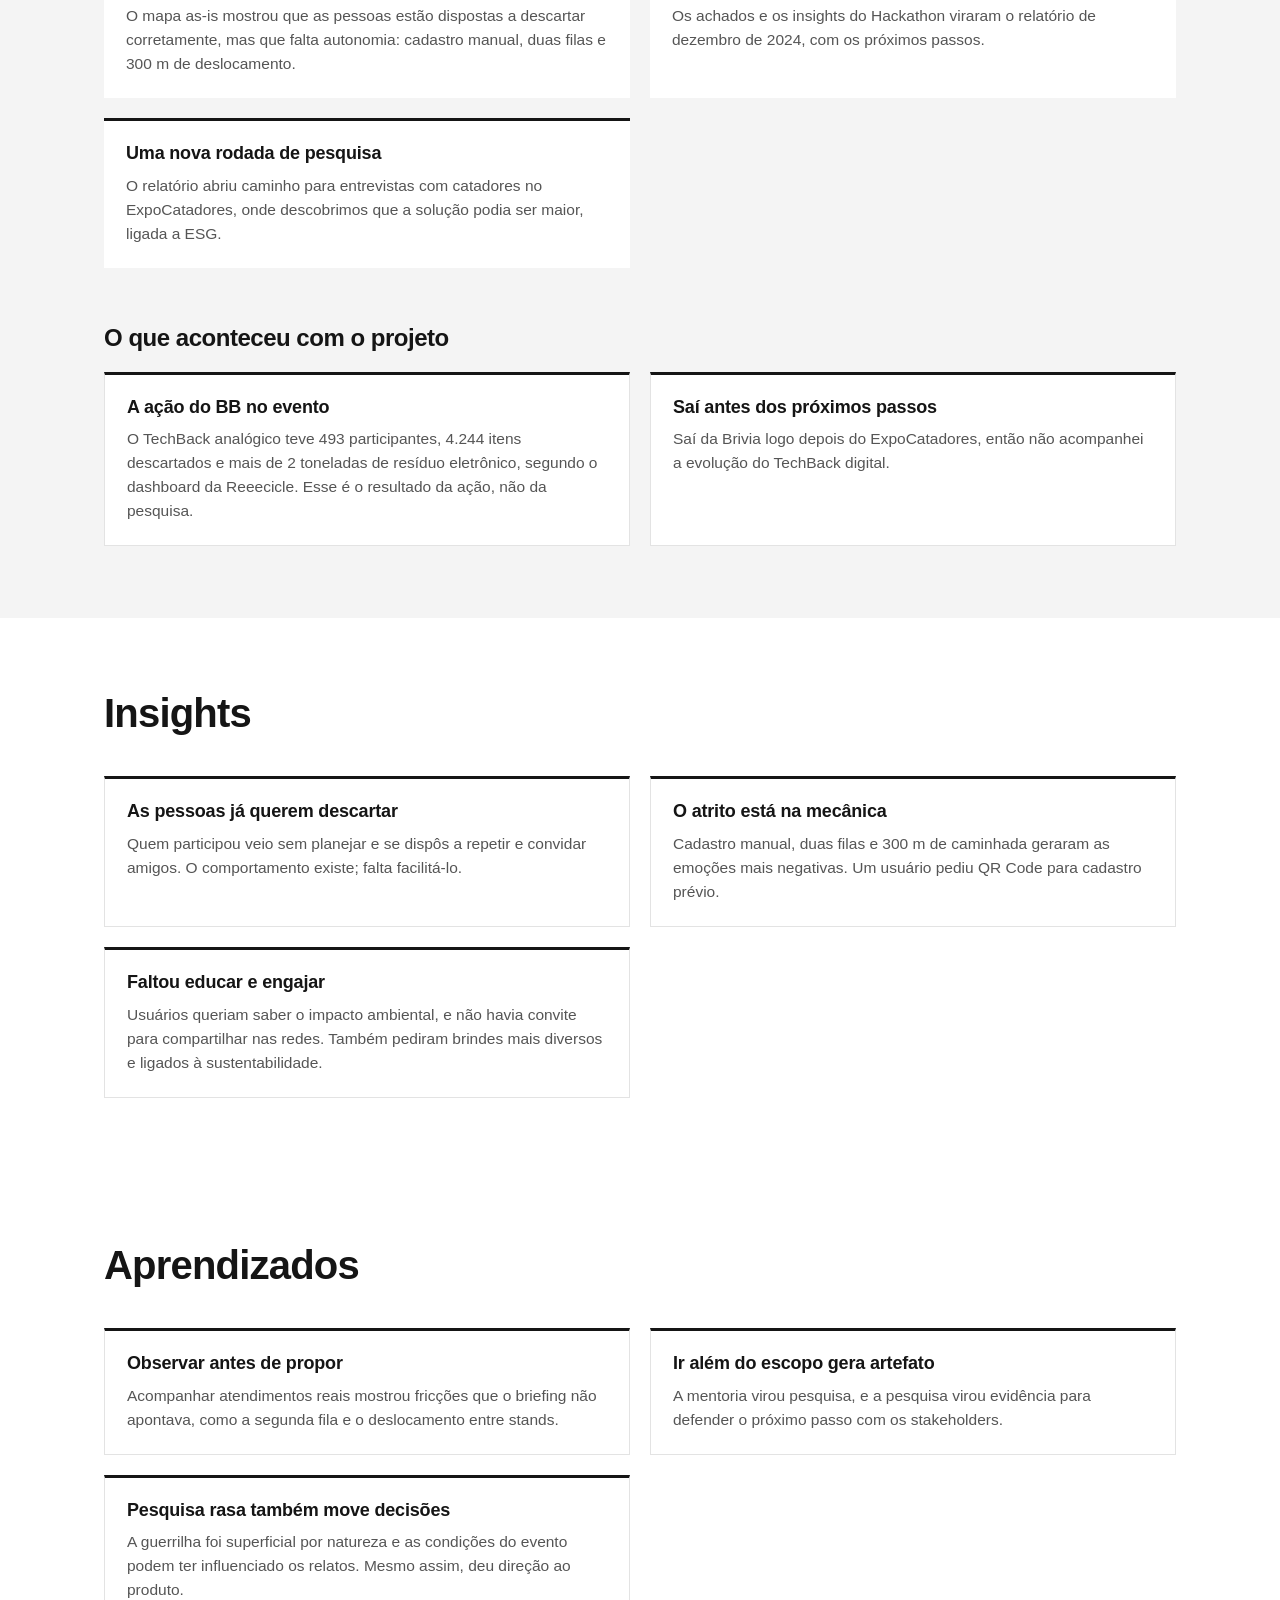
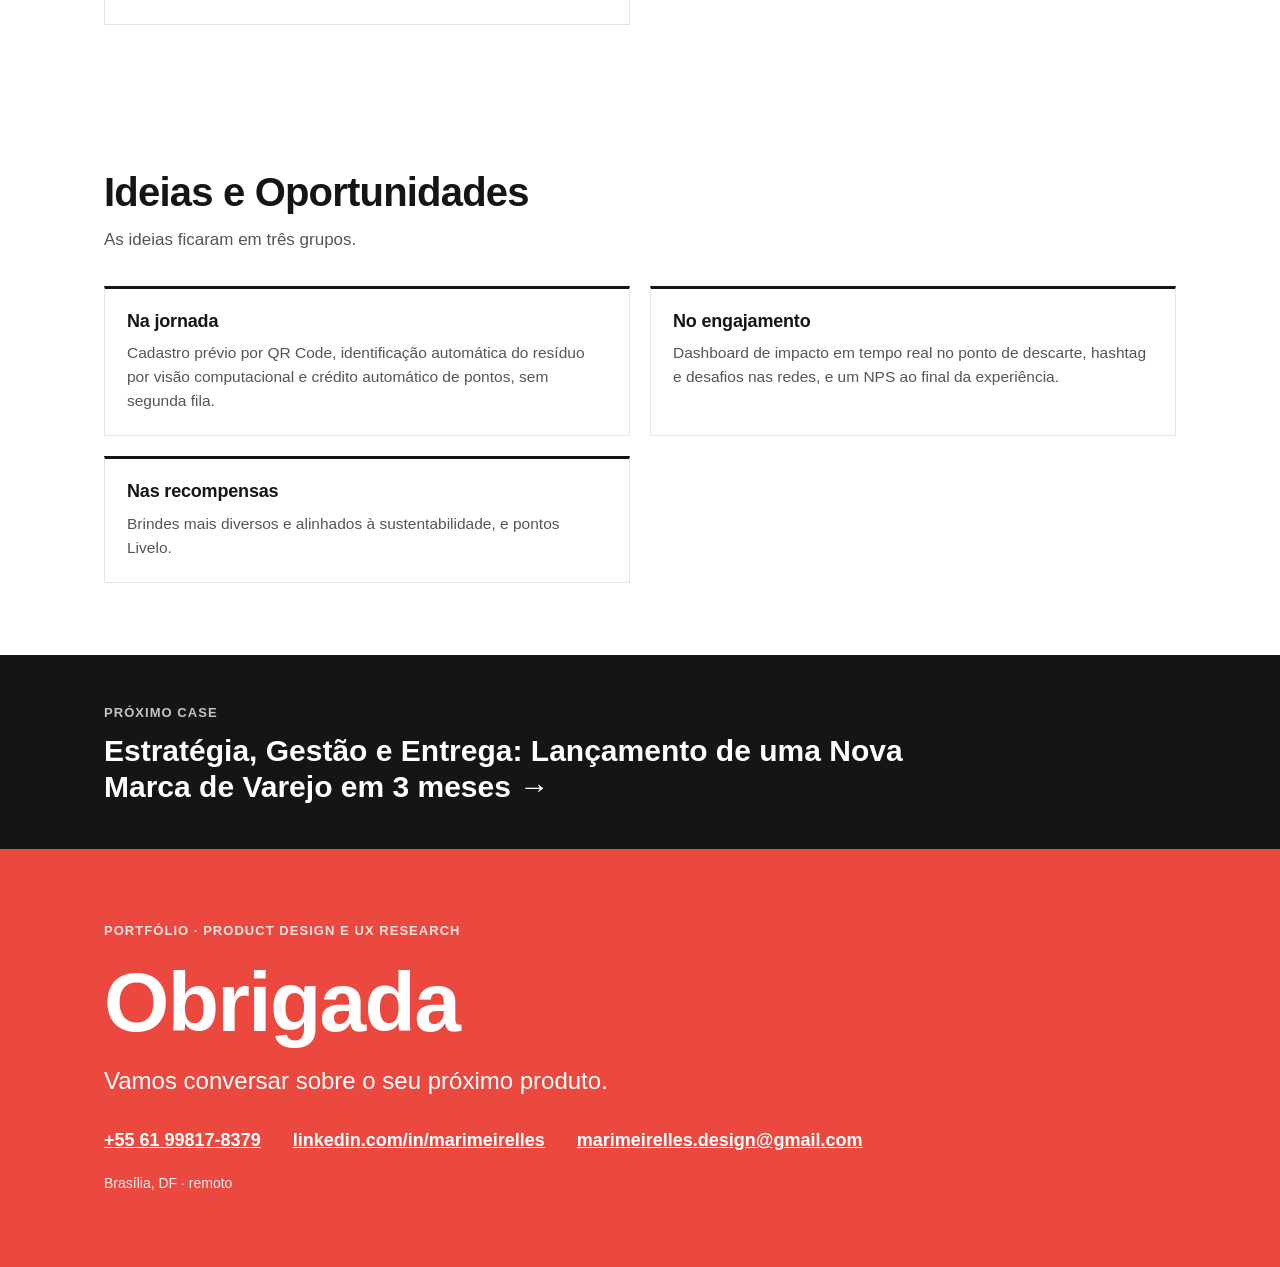
<file: techback-bb.html>
<!DOCTYPE html>
<html lang="pt-BR">
<head>
<meta charset="utf-8">
<meta name="viewport" content="width=device-width, initial-scale=1">
<title>Pesquisa de Guerrilha em Sustentabilidade · Mariana Meirelles</title>
<meta name="description" content="Portfólio de Mariana Meirelles, Product Designer Sênior e UX Researcher: cases de Comfy Cats Hotel, TechBack BB, Glasu!, CertificaMed, Pix e Carteira bB.">
<link rel="canonical" href="https://marimeirelles.github.io/works/techback-bb.html">
<link rel="alternate" hreflang="pt-BR" href="https://marimeirelles.github.io/works/techback-bb.html">
<link rel="alternate" hreflang="en" href="https://marimeirelles.github.io/works/en/techback-bb.html">
<link rel="icon" type="image/png" href="favicon.png">
<link rel="apple-touch-icon" href="favicon.png">
<meta property="og:type" content="website">
<meta property="og:site_name" content="Mariana Meirelles">
<meta property="og:title" content="Pesquisa de Guerrilha em Sustentabilidade · Mariana Meirelles">
<meta property="og:description" content="Portfólio de Mariana Meirelles, Product Designer Sênior e UX Researcher: cases de Comfy Cats Hotel, TechBack BB, Glasu!, CertificaMed, Pix e Carteira bB.">
<meta property="og:url" content="https://marimeirelles.github.io/works/techback-bb.html">
<meta property="og:image" content="https://marimeirelles.github.io/works/img/og-pt.png">
<meta property="og:image:width" content="1200">
<meta property="og:image:height" content="630">
<meta property="og:locale" content="pt_BR">
<meta name="twitter:card" content="summary_large_image">
<meta name="twitter:image" content="https://marimeirelles.github.io/works/img/og-pt.png">
<link rel="stylesheet" href="style.css">
<script src="site.js" defer></script>
<script async src="https://www.googletagmanager.com/gtag/js?id=G-E2VLYBCHG3"></script>
<script>window.dataLayer=window.dataLayer||[];function gtag(){dataLayer.push(arguments);}gtag('js',new Date());gtag('config','G-E2VLYBCHG3');</script>
<script>(function(h,o,t,j,a,r){h.hj=h.hj||function(){(h.hj.q=h.hj.q||[]).push(arguments)};h._hjSettings={hjid:6856077,hjsv:6};a=o.getElementsByTagName('head')[0];r=o.createElement('script');r.async=1;r.src=t+h._hjSettings.hjid+j+h._hjSettings.hjsv;a.appendChild(r);})(window,document,'https://static.hotjar.com/c/hotjar-','.js?sv=');</script>
<script src="analytics.js" defer></script>

</head>
<body>
<a class="skip" href="#main">Pular para o conteúdo</a>
<header class="top"><div class="wrap bar">
<a class="brand" href="index.html">Mariana Meirelles</a>
<nav aria-label="Principal">
<span class="links"><a href="index.html#cases">Cases</a><a href="index.html#como">Como eu trabalho</a><a href="index.html#contato">Contato</a></span>
<details class="mnav"><summary>Menu</summary><div><a href="index.html#cases">Cases</a><a href="index.html#como">Como eu trabalho</a><a href="index.html#contato">Contato</a></div></details>
<span class="lang"><a href="techback-bb.html" lang="pt" aria-current="true">PT</a><a href="en/techback-bb.html" lang="en" >EN</a></span>
</nav></div></header>
<main id="main">
<section class="case-hero" id="topo"><div class="wrap">
<p class="crumb"><a href="index.html#cases">← Todos os cases</a></p>
<p class="num">CASE 2 · TECHBACK BB (BANCO DO BRASIL) · 2024</p>
<h1>Pesquisa de Guerrilha em Sustentabilidade</h1><p class="sub">Como entrevistas a céu aberto no Rec'n'Play mostraram que o descarte de lixo eletrônico precisava de uma jornada autônoma</p>
<ul class="tags"><li>UX Research</li><li>Pesquisa de guerrilha</li><li>Mapa de jornada</li><li>Mentoria</li></ul>
<dl class="facts"><div><dt>Função</dt><dd>Líder de Experience Design e mentora do Hackathon</dd></div><div><dt>Empresa</dt><dd>Brivia</dd></div><div><dt>Cliente</dt><dd>Banco do Brasil</dd></div><div><dt>Duração</dt><dd>3 dias</dd></div></dl>
<dl class="metrics"><div><dt>3 dias</dt><dd>De observação e entrevistas no Rec'n'Play</dd></div><div><dt>12 etapas</dt><dd>Mapeadas na jornada as-is, com as emoções de cada uma</dd></div><div><dt>493</dt><dd>Participantes da ação do BB no evento</dd></div></dl>
</div></section>
<nav class="toc" aria-label="Nesta página"><div class="wrap"><span class="toc-l">Nesta página</span><a href="#resumo">Resumo</a><a href="#solucao">Solução</a><a href="#decisoes">Decisões</a><a href="#contexto">Contexto</a><a href="#processo">Processo</a><a href="#resultados">Resultados</a><a href="#aprendizados">Aprendizados</a></div></nav>
<section class="tldr" id="resumo"><div class="wrap"><h2>Resumo em 30 segundos</h2><div class="tldr-grid"><div><h3>Problema</h3><p>O BB queria saber se as pessoas adeririam ao descarte correto de lixo eletrônico e se a jornada poderia ser automatizada, sem nenhuma pesquisa prévia.</p></div><div><h3>O que fiz</h3><p>Em 3 dias no Rec'n'Play, por iniciativa própria, fiz observação e entrevistas de guerrilha no stand, mapeei a jornada as-is em 12 etapas e mentorei os times do Hackathon.</p></div><div><h3>Resultado</h3><p>Um diagnóstico claro do atrito (cadastro manual, duas filas e 300 m de caminhada) e um relatório que orientou o TechBack digital e abriu caminho para pesquisar com catadores no ExpoCatadores.</p></div></div></div></section>
<section class="sec sol" id="solucao"><div class="wrap"><h2>A solução</h2><p class="subt">Um diagnóstico de campo para orientar o TechBack digital</p><div class="block first"><div class="prose"><p>Entreguei o mapa da jornada as-is em 12 etapas, a curva de emoção, a síntese dos achados em quatro eixos e a análise das soluções do Hackathon, reunidos no relatório de dezembro de 2024.</p><p>As soluções com visão computacional foram criadas pelos times do Hackathon, que eu mentorei.</p></div><div class="figs"><figure><a class="zoom" href="img/techback-mapa-de-jornada.png" data-cap="Mapa de jornada As-Is do TechBack analógico." aria-label="Abrir imagem ampliada"><img src="img/techback-mapa-de-jornada.png" alt="Mapa de jornada As-Is do TechBack analógico." loading="lazy" width="964" height="552"></a><figcaption>Mapa de jornada As-Is do TechBack analógico.</figcaption></figure><figure><a class="zoom" href="img/techback-resumo-da-descoberta.png" data-cap="Resumo da descoberta: pontos positivos e de melhoria." aria-label="Abrir imagem ampliada"><img src="img/techback-resumo-da-descoberta.png" alt="Resumo da descoberta: pontos positivos e de melhoria." loading="lazy" width="964" height="552"></a><figcaption>Resumo da descoberta: pontos positivos e de melhoria.</figcaption></figure></div></div></div></section>
<section class="sec gray" id="decisoes"><div class="wrap"><h2>Decisões-chave</h2><div class="grid3"><div class="card dec"><h3>Pesquisar por iniciativa própria</h3><dl><div><dt>Em vez de</dt><dd>Só mentorar os times do Hackathon, como previsto.</dd></div><div><dt>Por quê</dt><dd>Gerar um artefato mais valioso do que a mentoria sozinha e entender como a experiência funcionava na prática.</dd></div><div><dt>Resultado</dt><dd>Evidências para defender com os stakeholders uma pesquisa mais profunda.</dd></div></dl></div><div class="card dec"><h3>Perguntas abertas definidas antes</h3><dl><div><dt>Em vez de</dt><dd>Improvisar as perguntas no momento da entrevista.</dd></div><div><dt>Por quê</dt><dd>Entrevistas rápidas, logo após o atendimento, induzem respostas com facilidade.</dd></div><div><dt>Resultado</dt><dd>Relatos espontâneos, como o pedido de um QR Code para cadastro prévio.</dd></div></dl></div><div class="card dec"><h3>Mapear as emoções, e não só as etapas</h3><dl><div><dt>Em vez de</dt><dd>Listar apenas o passo a passo do atendimento.</dd></div><div><dt>Por quê</dt><dd>Mostrar onde a frustração se concentra na jornada.</dd></div><div><dt>Resultado</dt><dd>Dois blocos de atrito claros: fila e cadastro manual no início, e 300 m de caminhada com uma segunda fila no fim.</dd></div></dl></div></div></div></section>
<section class="sec" id="contexto"><div class="wrap"><div class="prose narrow"><h2>Visão geral e desafio</h2><p>Em novembro de 2024, o Banco do Brasil levou ao Rec'n'Play, em Recife, o TechBack BB: uma ação em que as pessoas trocavam resíduos eletrônicos por pontos e brindes, com apoio da Reeecicle. O Brasil é o 5º país que mais gera lixo eletrônico, mas só 3% é descartado corretamente.</p><p>O BB queria saber se as pessoas adeririam a esse comportamento e se o descarte poderia ser automatizado. Em paralelo, um Hackathon propunha soluções com visão computacional. Meu desafio foi entender, em poucos dias e sem estrutura de pesquisa prévia, como a experiência já funcionava na prática, para orientar o TechBack digital.</p>
<h3>Meu papel</h3><p>Como Líder de UX e mentora do Hackathon, fui a Recife para apoiar os times. Para ter um artefato mais valioso do que a mentoria sozinha, planejei e conduzi, por iniciativa própria, uma pesquisa de guerrilha no stand do TechBack. Atuei como observadora, seguindo as boas práticas de pesquisa, e transformei cada atendimento em um mapa de jornada. Os achados deram força para defender com os stakeholders uma pesquisa mais profunda.</p><h3>Processo</h3><p>O trabalho seguiu as fases de uma metodologia de UX: descoberta e ideação. Na descoberta, pesquisei o TechBack analógico com observação, entrevistas e mapa de jornada As-Is. Na ideação, mentorei e acompanhei os times do Hackathon, que propuseram soluções com visão computacional para reconhecer o resíduo. Validação e design ficaram para as próximas etapas do projeto.</p></div></div></section>
<section class="sec" id="processo"><div class="wrap"><h2>Atividades</h2><p class="hint">A seguir, algumas das atividades e etapas que realizei ao longo deste case.</p><div class="block"><ol class="acts"><li><span class="n" aria-hidden="true">1</span><div><h3>Mentoria no Hackathon</h3><div class="txt">Apoiei os times do Hackathon BB 2024 (7 e 8/11, no Porto Digital), cujo desafio era reconhecer eletrônicos a descartar por visão computacional.</div></div></li><li><span class="n" aria-hidden="true">2</span><div><h3>Observação não Participante</h3><div class="txt">Acompanhei atendimentos reais no stand do Ponto BB, em Recife Antigo, de 6 a 8/11, registrando ações, bastidores e emoções de cada etapa.</div></div></li><li><span class="n" aria-hidden="true">3</span><div><h3>Entrevistas de Guerrilha</h3><div class="txt">Após cada atendimento, entrevistei quem tinha trocado eletrônicos por brindes, com perguntas abertas definidas antes para não induzir respostas.</div></div></li></ol><div class="figs"><figure><a class="zoom" href="img/techback-recnplay.png" data-cap="Rec&#x27;n&#x27;Play 2024, Praça J. Borges, Recife Antigo." aria-label="Abrir imagem ampliada"><img src="img/techback-recnplay.png" alt="Rec&#x27;n&#x27;Play 2024, Praça J. Borges, Recife Antigo." loading="lazy" width="964" height="552"></a><figcaption>Rec'n'Play 2024, Praça J. Borges, Recife Antigo.</figcaption></figure><figure><a class="zoom" href="img/techback-stand.png" data-cap="Stand do TechBack BB, onde conduzi as observações e entrevistas." aria-label="Abrir imagem ampliada"><img src="img/techback-stand.png" alt="Stand do TechBack BB, onde conduzi as observações e entrevistas." loading="lazy" width="964" height="552"></a><figcaption>Stand do TechBack BB, onde conduzi as observações e entrevistas.</figcaption></figure></div></div><div class="block"><ol class="acts"><li><span class="n" aria-hidden="true">4</span><div><h3>Mapa da Jornada As-Is</h3><div class="txt">Registrei 12 etapas, do descarte à troca por brindes, com ações do usuário e do promotor, bastidores, processos de suporte e emoções. O pós-serviço não foi mapeado.</div></div></li><li><span class="n" aria-hidden="true">5</span><div><h3>Curva de Emoção</h3><div class="txt">Cruzei as emoções registradas e achei dois blocos de frustração: fila e cadastro manual no início, e uma caminhada de cerca de 300 m com segunda fila para trocar os pontos.</div></div></li></ol><div class="figs"><figure><a class="zoom" href="img/techback-mapa-de-jornada.png" data-cap="Mapa de jornada As-Is do TechBack analógico." aria-label="Abrir imagem ampliada"><img src="img/techback-mapa-de-jornada.png" alt="Mapa de jornada As-Is do TechBack analógico." loading="lazy" width="964" height="552"></a><figcaption>Mapa de jornada As-Is do TechBack analógico.</figcaption></figure><figure><a class="zoom" href="img/techback-curva-de-emocao.png" data-cap="Curva de emoção, uma leitura qualitativa das emoções registradas." aria-label="Abrir imagem ampliada"><img src="img/techback-curva-de-emocao.png" alt="Curva de emoção, uma leitura qualitativa das emoções registradas." loading="lazy" width="964" height="552"></a><figcaption>Curva de emoção, uma leitura qualitativa das emoções registradas.</figcaption></figure></div></div><div class="block"><ol class="acts"><li><span class="n" aria-hidden="true">6</span><div><h3>Síntese em Quatro Eixos</h3><div class="txt">Organizei os achados em alcance da divulgação, comunicação no local, engajamento e mecânica da ação, com pontos positivos e de melhoria em cada um.</div></div></li><li><span class="n" aria-hidden="true">7</span><div><h3>Análise das Soluções do Hackathon</h3><div class="txt">Analisei as soluções apresentadas. O LogCycle (122 pontos) levou o 1º lugar, seguido de CyberMangue (118) e ReCycle BB (111), e extraí os insights gerais.</div></div></li></ol><div class="figs"><figure><a class="zoom" href="img/techback-resumo-da-descoberta.png" data-cap="Resumo da descoberta: pontos positivos e de melhoria." aria-label="Abrir imagem ampliada"><img src="img/techback-resumo-da-descoberta.png" alt="Resumo da descoberta: pontos positivos e de melhoria." loading="lazy" width="964" height="552"></a><figcaption>Resumo da descoberta: pontos positivos e de melhoria.</figcaption></figure><figure><a class="zoom" href="img/techback-finalistas.png" data-cap="Finalistas do Hackathon BB Rec&#x27;n&#x27;Play 2024." aria-label="Abrir imagem ampliada"><img src="img/techback-finalistas.png" alt="Finalistas do Hackathon BB Rec&#x27;n&#x27;Play 2024." loading="lazy" width="964" height="552"></a><figcaption>Finalistas do Hackathon BB Rec'n'Play 2024.</figcaption></figure></div></div></div></section>
<section class="sec gray" id="resultados"><div class="wrap"><h2>Resultados</h2><h3 class="h3 sub0">O que o meu trabalho causou</h3><div class="grid2"><div class="card"><h3>Diagnóstico claro da jornada</h3><p>O mapa as-is mostrou que as pessoas estão dispostas a descartar corretamente, mas que falta autonomia: cadastro manual, duas filas e 300 m de deslocamento.</p></div><div class="card"><h3>Insumos para o TechBack digital</h3><p>Os achados e os insights do Hackathon viraram o relatório de dezembro de 2024, com os próximos passos.</p></div><div class="card"><h3>Uma nova rodada de pesquisa</h3><p>O relatório abriu caminho para entrevistas com catadores no ExpoCatadores, onde descobrimos que a solução podia ser maior, ligada a ESG.</p></div></div><h3 class="h3">O que aconteceu com o projeto</h3><div class="grid2"><div class="card line"><h3>A ação do BB no evento</h3><p>O TechBack analógico teve 493 participantes, 4.244 itens descartados e mais de 2 toneladas de resíduo eletrônico, segundo o dashboard da Reeecicle. Esse é o resultado da ação, não da pesquisa.</p></div><div class="card line"><h3>Saí antes dos próximos passos</h3><p>Saí da Brivia logo depois do ExpoCatadores, então não acompanhei a evolução do TechBack digital.</p></div></div></div></section>
<section class="sec" id="aprendizados"><div class="wrap"><h2>Insights</h2><div class="grid2"><div class="card line"><h3>As pessoas já querem descartar</h3><p>Quem participou veio sem planejar e se dispôs a repetir e convidar amigos. O comportamento existe; falta facilitá-lo.</p></div><div class="card line"><h3>O atrito está na mecânica</h3><p>Cadastro manual, duas filas e 300 m de caminhada geraram as emoções mais negativas. Um usuário pediu QR Code para cadastro prévio.</p></div><div class="card line"><h3>Faltou educar e engajar</h3><p>Usuários queriam saber o impacto ambiental, e não havia convite para compartilhar nas redes. Também pediram brindes mais diversos e ligados à sustentabilidade.</p></div></div></div></section>
<section class="sec"><div class="wrap"><h2>Aprendizados</h2><div class="grid2"><div class="card line"><h3>Observar antes de propor</h3><p>Acompanhar atendimentos reais mostrou fricções que o briefing não apontava, como a segunda fila e o deslocamento entre stands.</p></div><div class="card line"><h3>Ir além do escopo gera artefato</h3><p>A mentoria virou pesquisa, e a pesquisa virou evidência para defender o próximo passo com os stakeholders.</p></div><div class="card line"><h3>Pesquisa rasa também move decisões</h3><p>A guerrilha foi superficial por natureza e as condições do evento podem ter influenciado os relatos. Mesmo assim, deu direção ao produto.</p></div></div></div></section>
<section class="sec"><div class="wrap"><h2>Ideias e Oportunidades</h2><p class="hint">As ideias ficaram em três grupos.</p><div class="grid2"><div class="card line"><h3>Na jornada</h3><p>Cadastro prévio por QR Code, identificação automática do resíduo por visão computacional e crédito automático de pontos, sem segunda fila.</p></div><div class="card line"><h3>No engajamento</h3><p>Dashboard de impacto em tempo real no ponto de descarte, hashtag e desafios nas redes, e um NPS ao final da experiência.</p></div><div class="card line"><h3>Nas recompensas</h3><p>Brindes mais diversos e alinhados à sustentabilidade, e pontos Livelo.</p></div></div></div></section>
<section class="next"><div class="wrap"><a href="glasu.html"><span>Próximo case</span><strong>Estratégia, Gestão e Entrega: Lançamento de uma Nova Marca de Varejo em 3 meses <span aria-hidden="true">→</span></strong></a></div></section>
<a class="totop" href="#main" aria-label="Voltar ao topo">↑</a>
<dialog class="lb" aria-label="Abrir imagem ampliada"><button class="lb-x" type="button">Fechar ✕</button><img alt=""><p></p></dialog>
</main>
<footer id="contato" class="foot"><div class="wrap">
<p class="kicker light">PORTFÓLIO · PRODUCT DESIGN E UX RESEARCH</p>
<h2>Obrigada</h2><p class="talk">Vamos conversar sobre o seu próximo produto.</p>
<ul class="contact">
<li><a href="tel:+5561998178379">+55 61 99817-8379</a></li>
<li><a href="https://linkedin.com/in/marimeirelles" target="_blank" rel="noopener">linkedin.com/in/marimeirelles</a></li>
<li><a href="mailto:marimeirelles.design@gmail.com">marimeirelles.design@gmail.com</a></li>
</ul><p class="loc">Brasília, DF · remoto</p></div></footer>
</body>
</html>
</file>
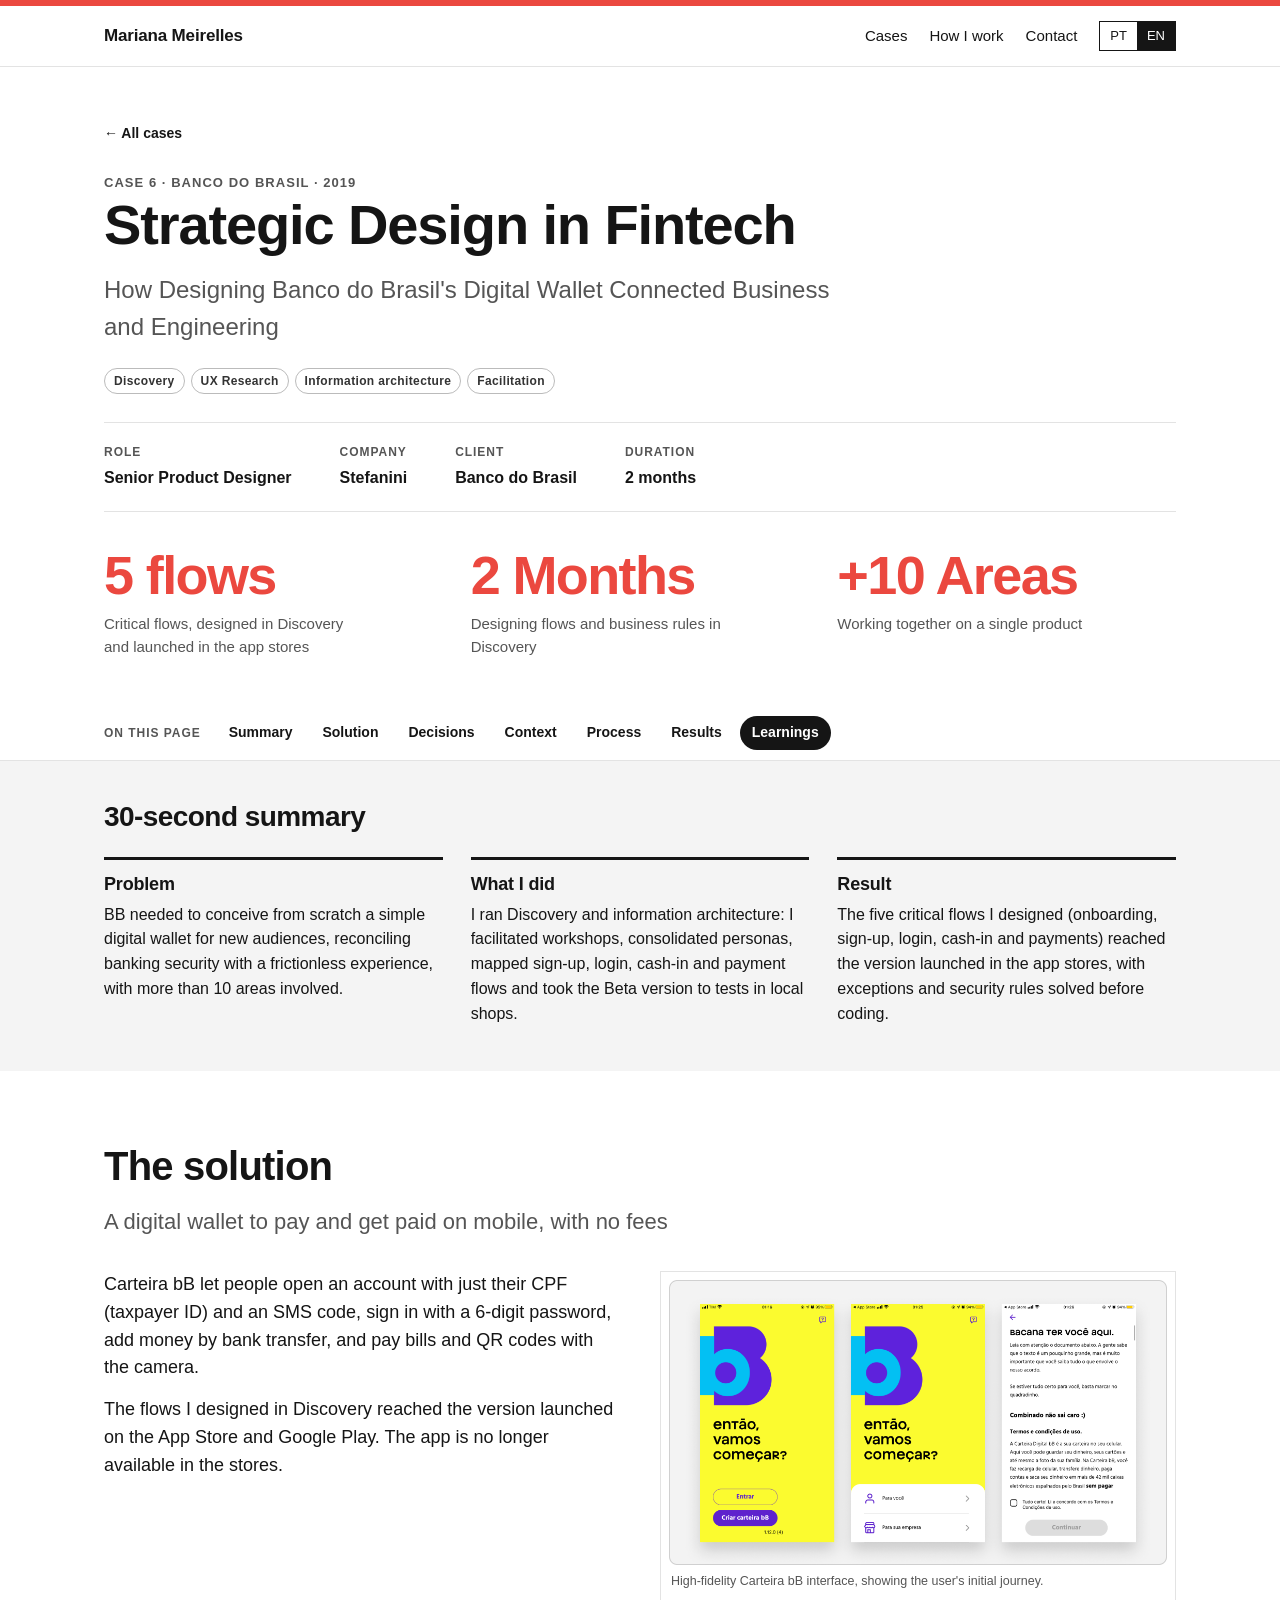
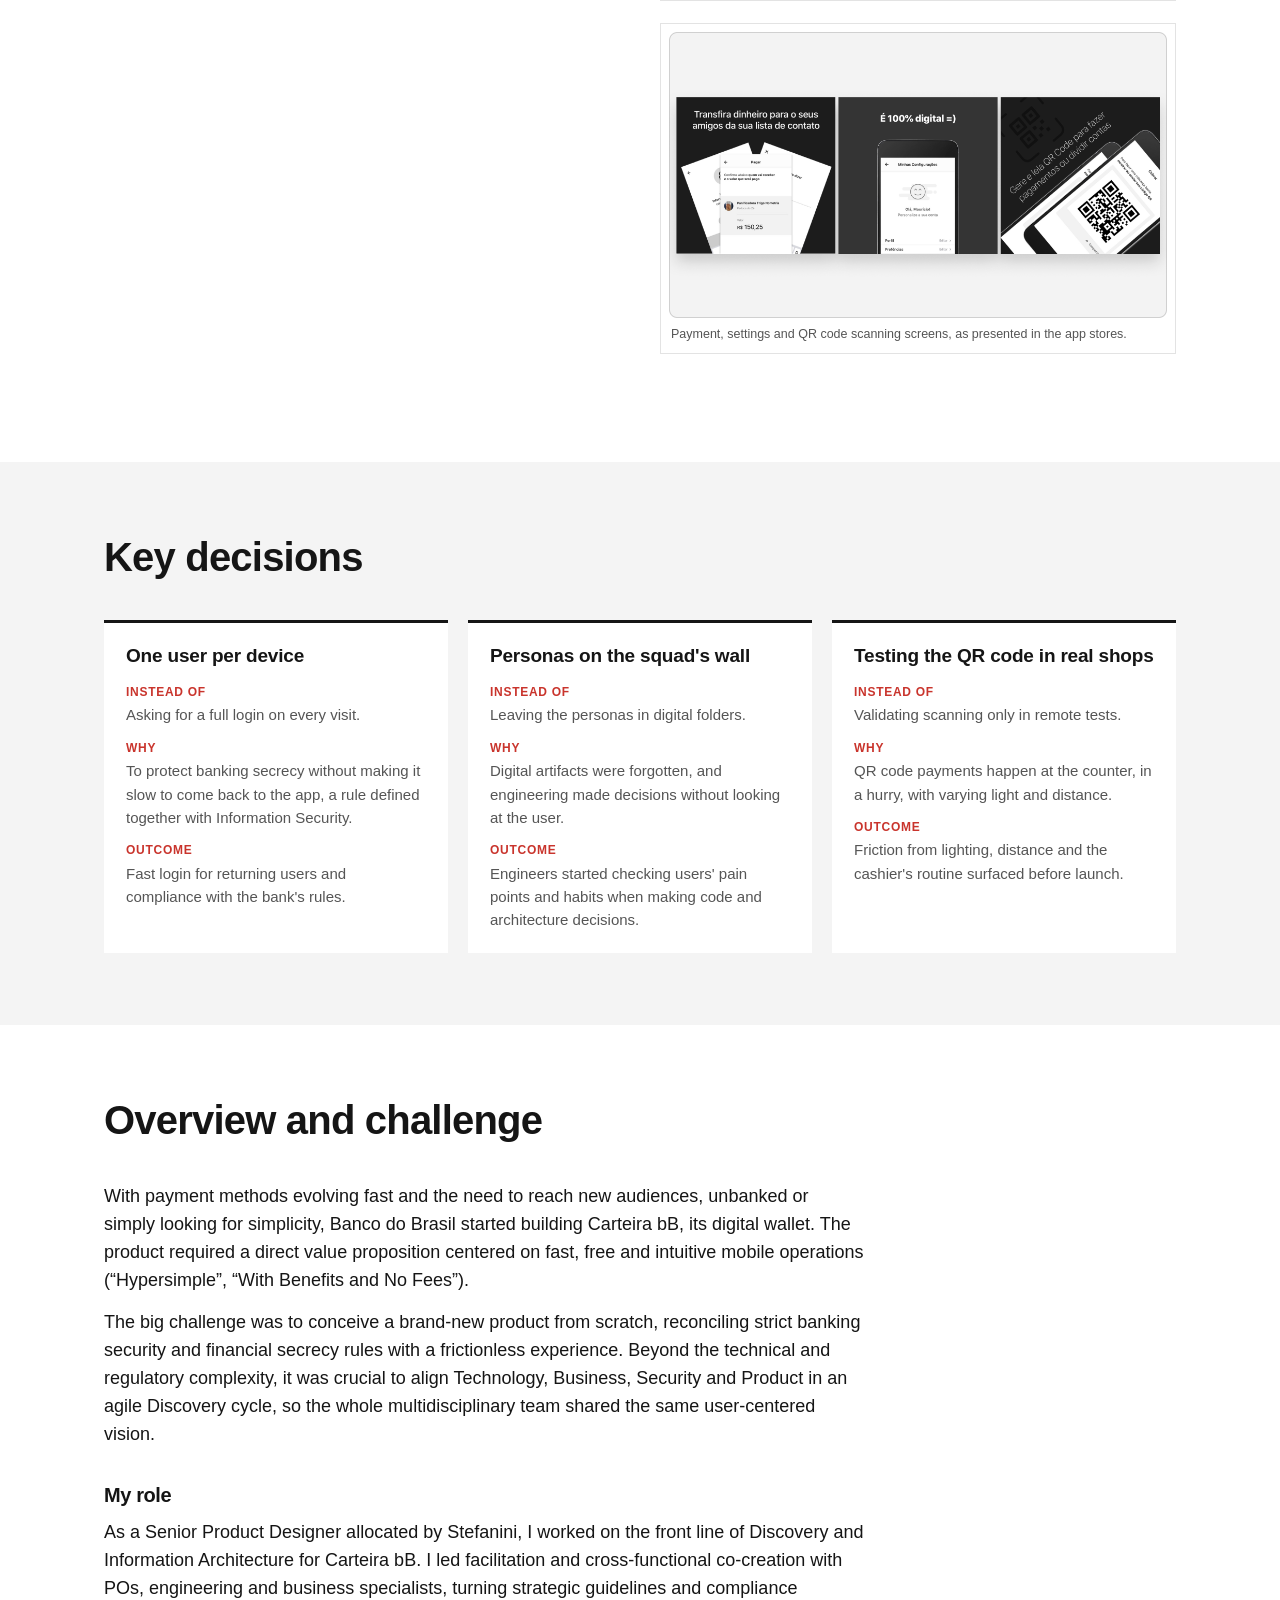
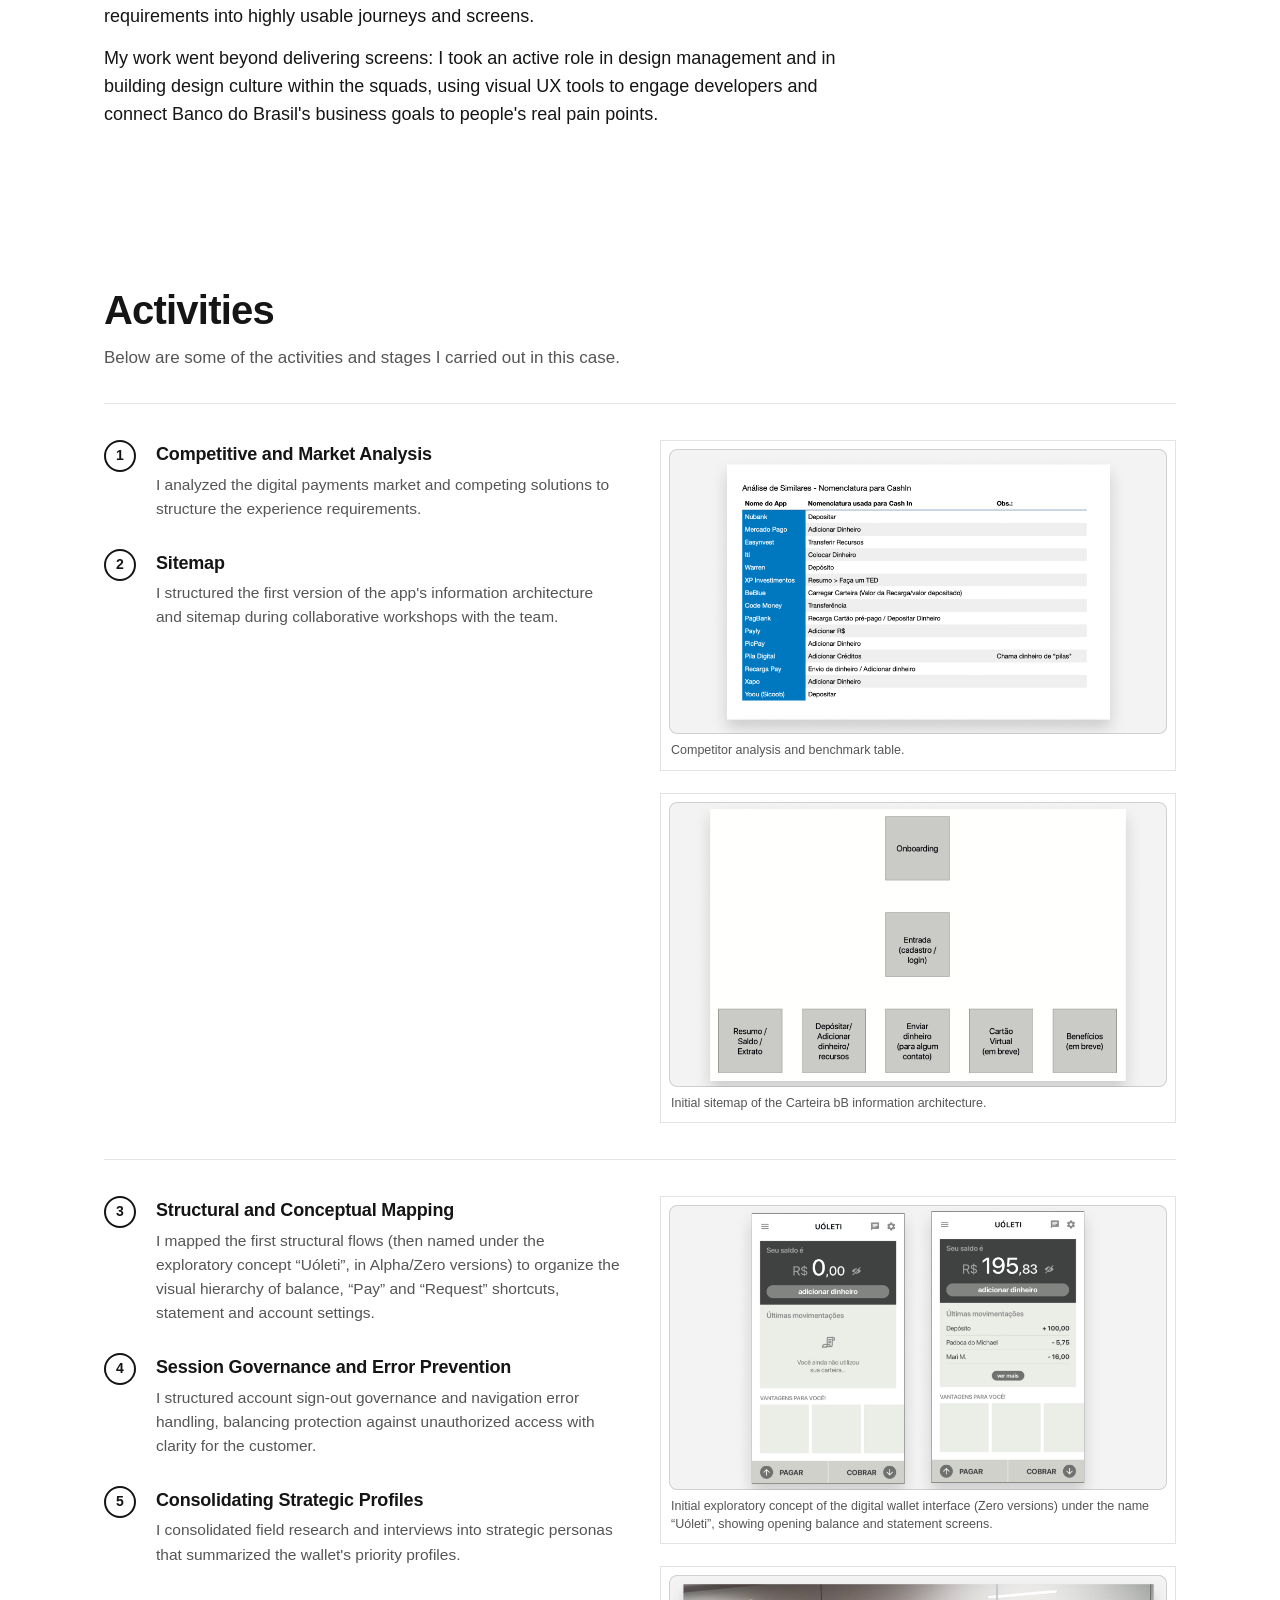
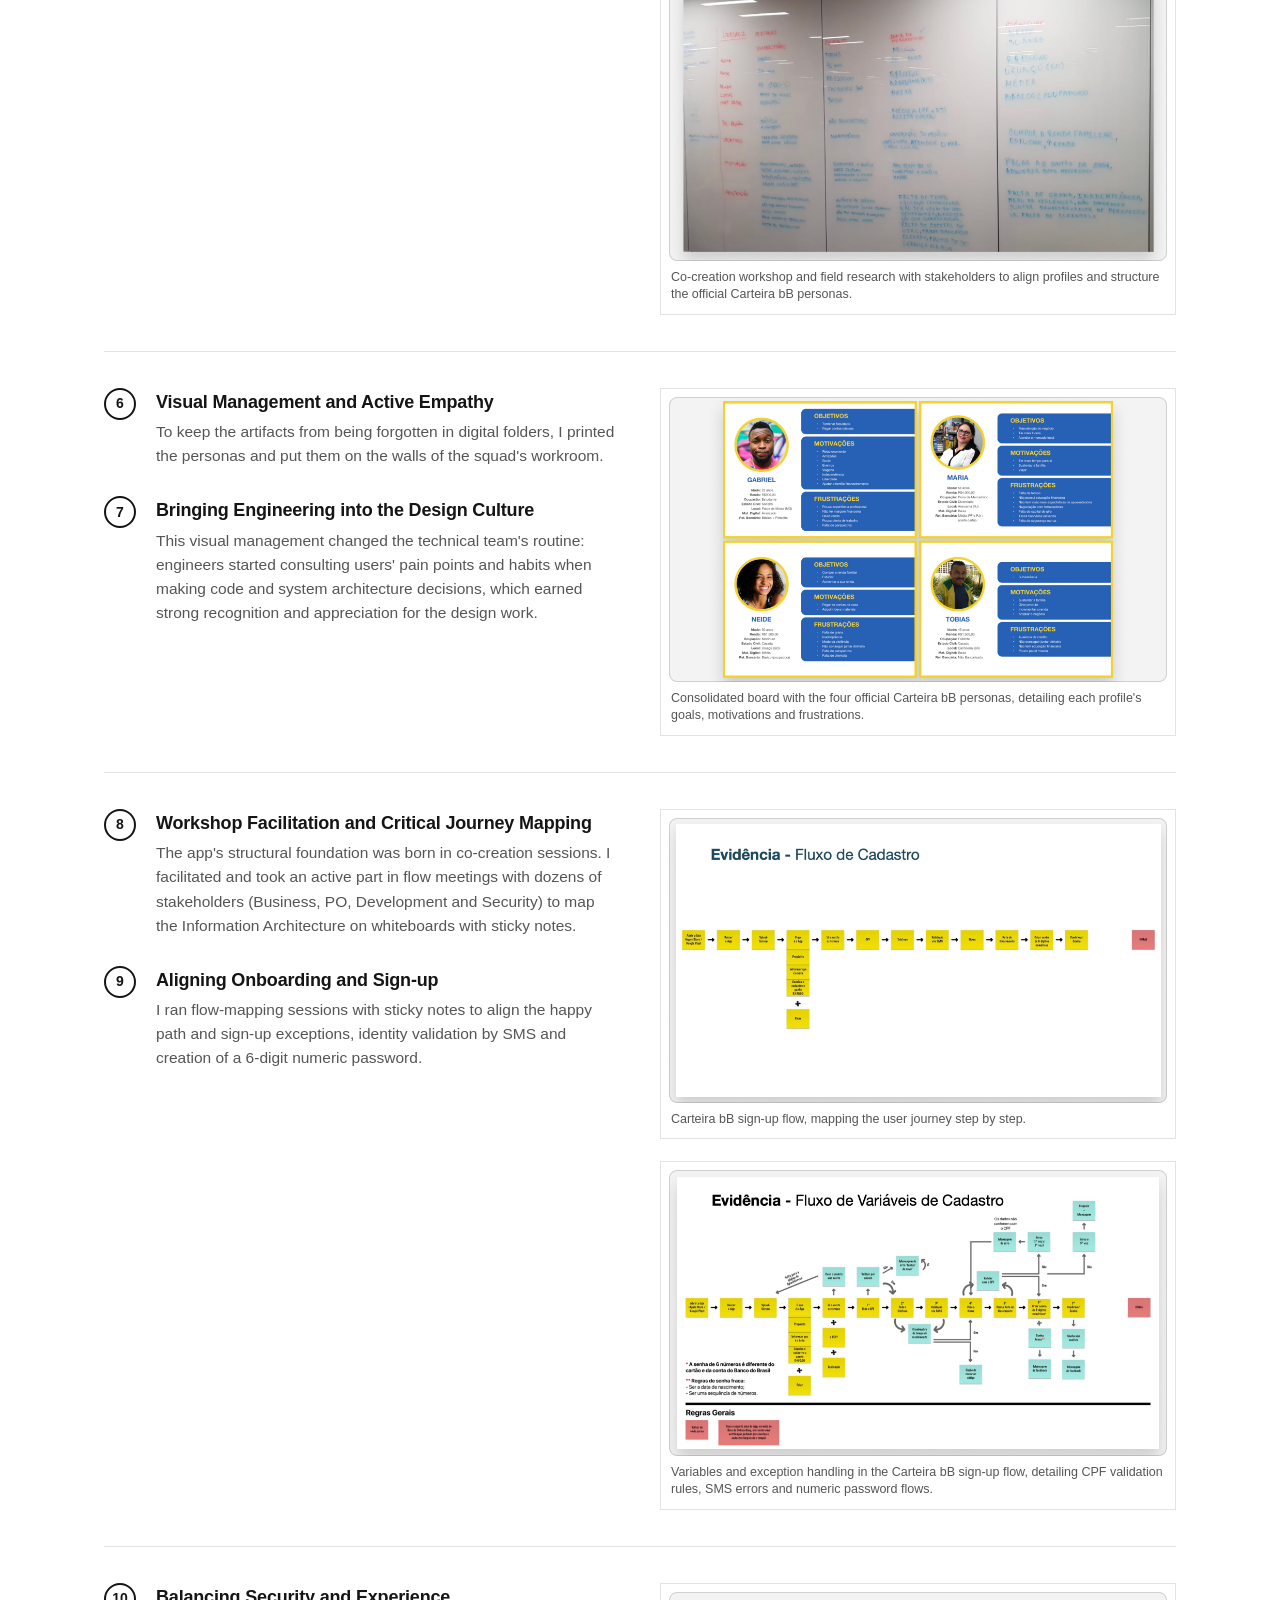
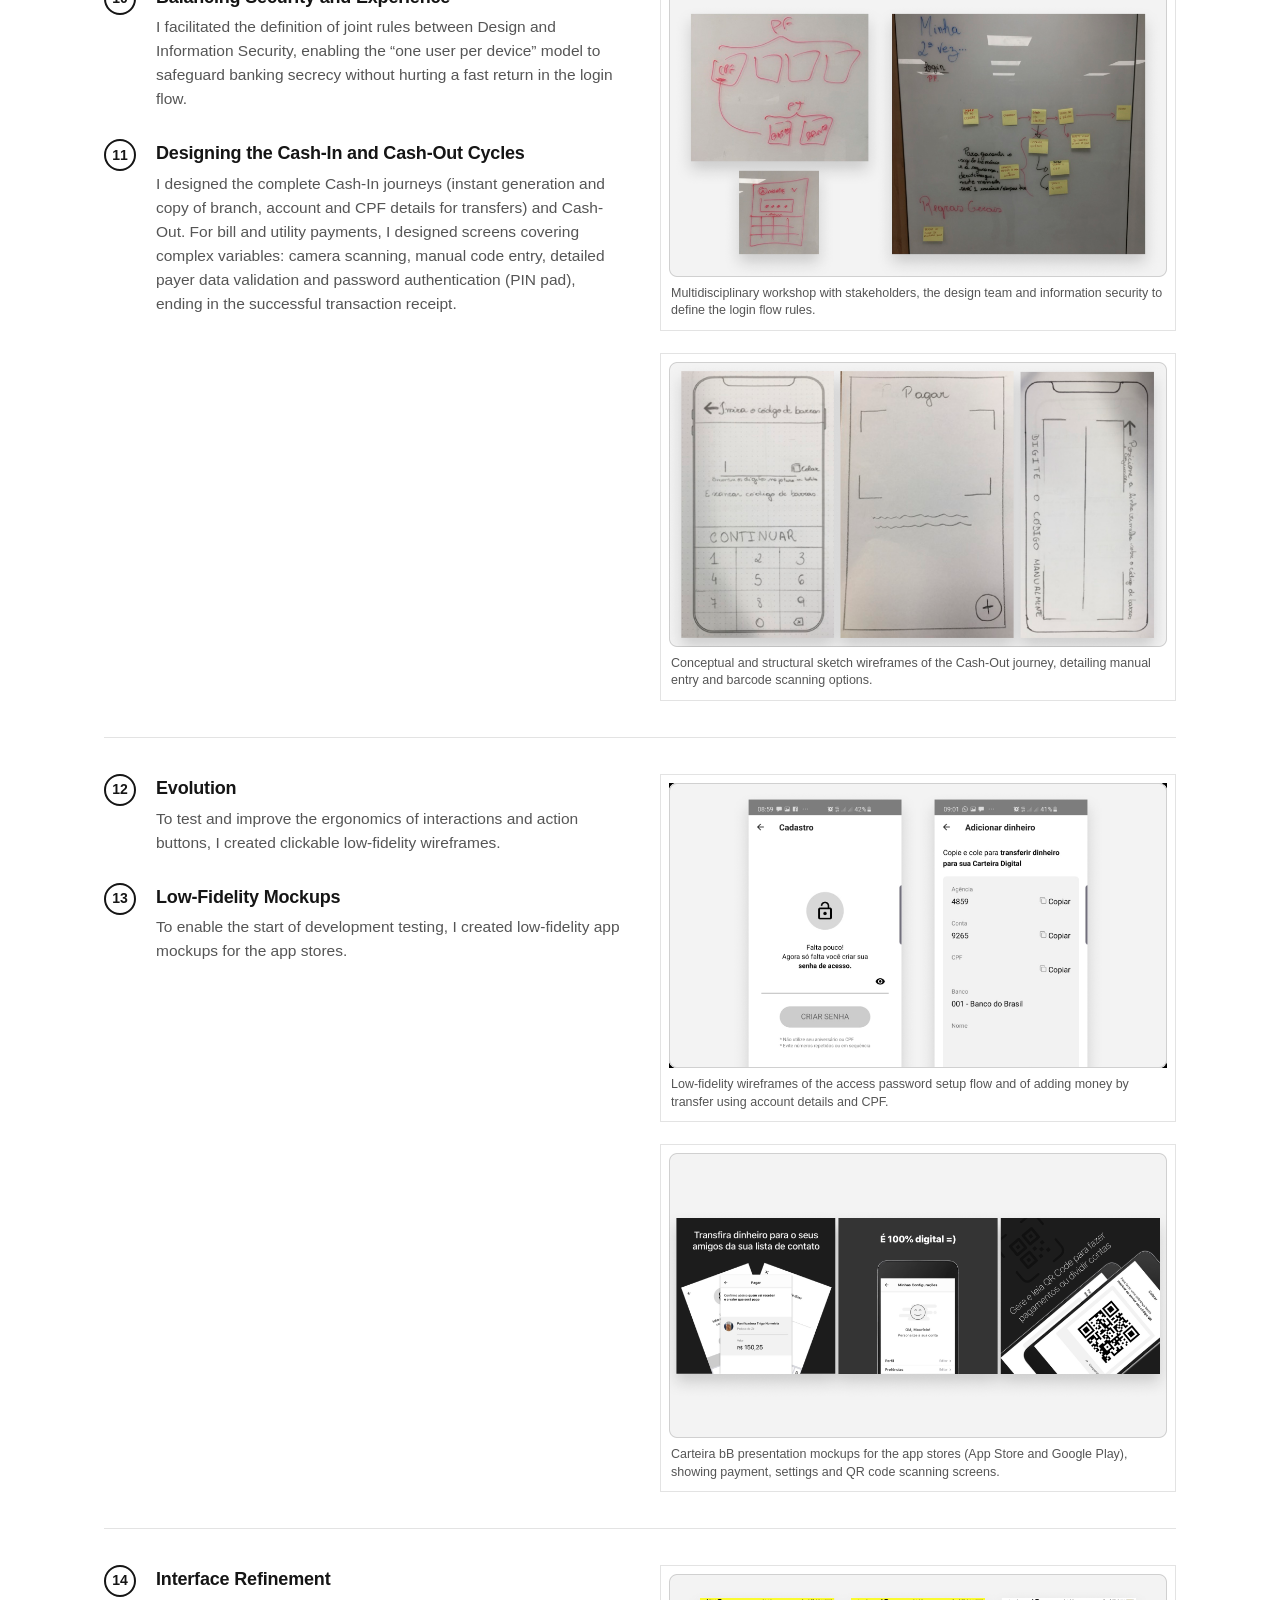
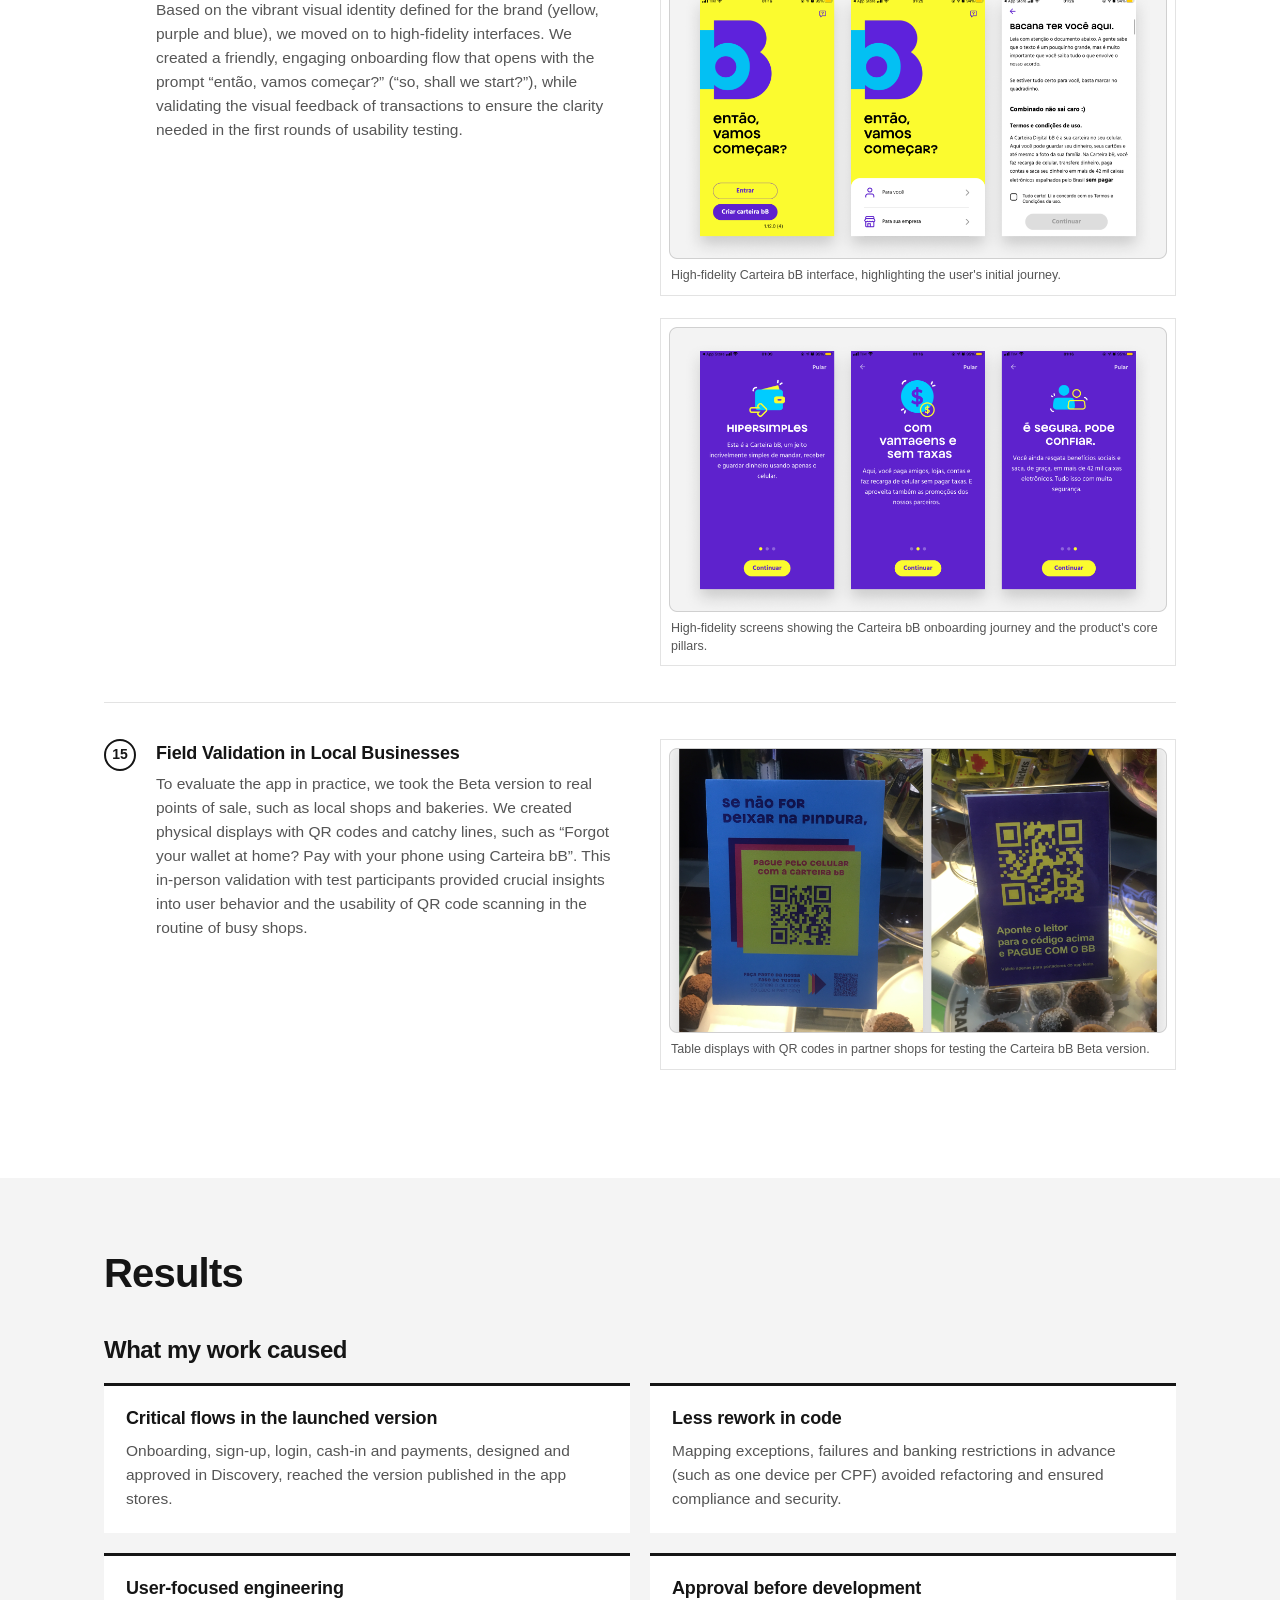
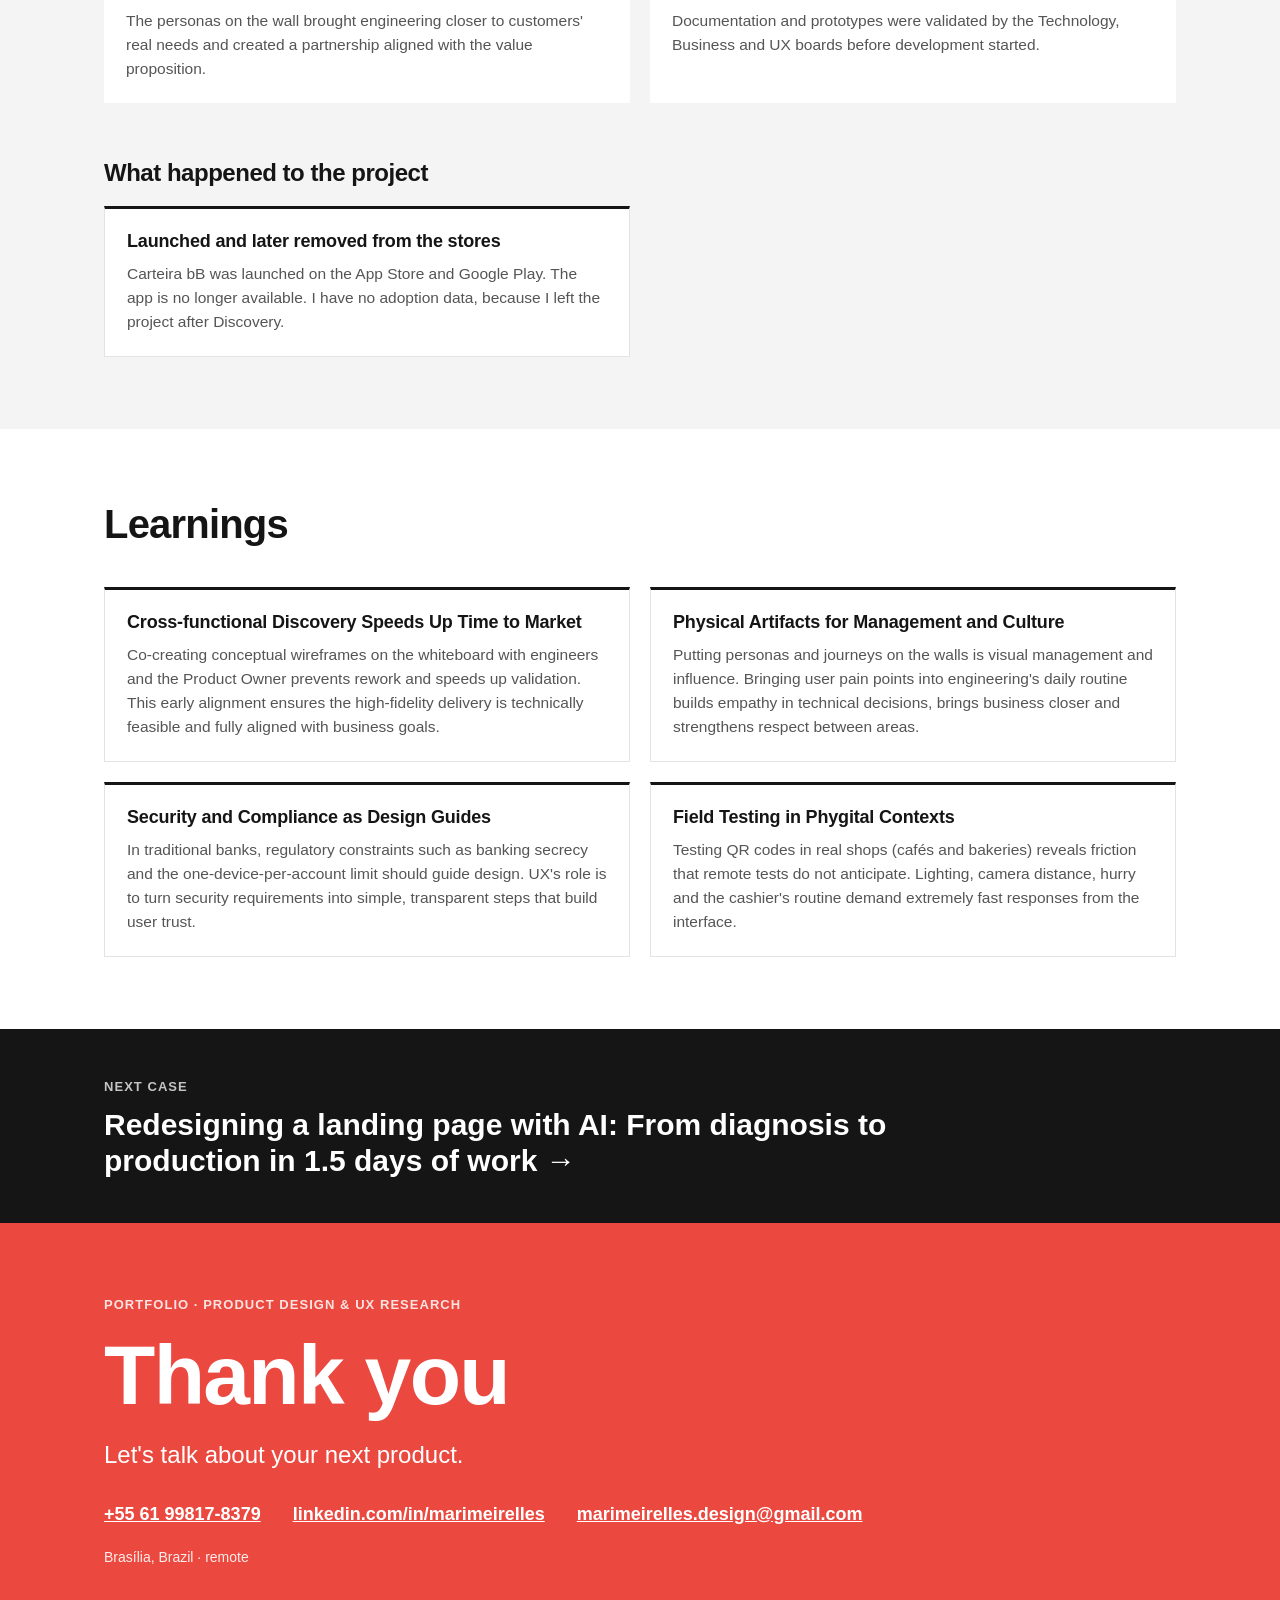
<file: en/carteira-bb.html>
<!DOCTYPE html>
<html lang="en">
<head>
<meta charset="utf-8">
<meta name="viewport" content="width=device-width, initial-scale=1">
<title>Strategic Design in Fintech · Mariana Meirelles</title>
<meta name="description" content="Portfolio of Mariana Meirelles, Senior Product Designer and UX Researcher: Comfy Cats Hotel, TechBack BB, Glasu!, CertificaMed, Pix and Carteira bB case studies.">
<link rel="canonical" href="https://marimeirelles.github.io/works/en/carteira-bb.html">
<link rel="alternate" hreflang="pt-BR" href="https://marimeirelles.github.io/works/carteira-bb.html">
<link rel="alternate" hreflang="en" href="https://marimeirelles.github.io/works/en/carteira-bb.html">
<link rel="icon" type="image/png" href="../favicon.png">
<link rel="apple-touch-icon" href="../favicon.png">
<meta property="og:type" content="website">
<meta property="og:site_name" content="Mariana Meirelles">
<meta property="og:title" content="Strategic Design in Fintech · Mariana Meirelles">
<meta property="og:description" content="Portfolio of Mariana Meirelles, Senior Product Designer and UX Researcher: Comfy Cats Hotel, TechBack BB, Glasu!, CertificaMed, Pix and Carteira bB case studies.">
<meta property="og:url" content="https://marimeirelles.github.io/works/en/carteira-bb.html">
<meta property="og:image" content="https://marimeirelles.github.io/works/img/og-en.png">
<meta property="og:image:width" content="1200">
<meta property="og:image:height" content="630">
<meta property="og:locale" content="en_US">
<meta name="twitter:card" content="summary_large_image">
<meta name="twitter:image" content="https://marimeirelles.github.io/works/img/og-en.png">
<link rel="stylesheet" href="../style.css">
<script src="../site.js" defer></script>
<script async src="https://www.googletagmanager.com/gtag/js?id=G-E2VLYBCHG3"></script>
<script>window.dataLayer=window.dataLayer||[];function gtag(){dataLayer.push(arguments);}gtag('js',new Date());gtag('config','G-E2VLYBCHG3');</script>
<script>(function(h,o,t,j,a,r){h.hj=h.hj||function(){(h.hj.q=h.hj.q||[]).push(arguments)};h._hjSettings={hjid:6856077,hjsv:6};a=o.getElementsByTagName('head')[0];r=o.createElement('script');r.async=1;r.src=t+h._hjSettings.hjid+j+h._hjSettings.hjsv;a.appendChild(r);})(window,document,'https://static.hotjar.com/c/hotjar-','.js?sv=');</script>
<script src="../analytics.js" defer></script>

</head>
<body>
<a class="skip" href="#main">Skip to content</a>
<header class="top"><div class="wrap bar">
<a class="brand" href="index.html">Mariana Meirelles</a>
<nav aria-label="Main">
<span class="links"><a href="index.html#cases">Cases</a><a href="index.html#como">How I work</a><a href="index.html#contato">Contact</a></span>
<details class="mnav"><summary>Menu</summary><div><a href="index.html#cases">Cases</a><a href="index.html#como">How I work</a><a href="index.html#contato">Contact</a></div></details>
<span class="lang"><a href="../carteira-bb.html" lang="pt" >PT</a><a href="carteira-bb.html" lang="en" aria-current="true">EN</a></span>
</nav></div></header>
<main id="main">
<section class="case-hero" id="topo"><div class="wrap">
<p class="crumb"><a href="index.html#cases">← All cases</a></p>
<p class="num">CASE 6 · BANCO DO BRASIL · 2019</p>
<h1>Strategic Design in Fintech</h1><p class="sub">How Designing Banco do Brasil's Digital Wallet Connected Business and Engineering</p>
<ul class="tags"><li>Discovery</li><li>UX Research</li><li>Information architecture</li><li>Facilitation</li></ul>
<dl class="facts"><div><dt>Role</dt><dd>Senior Product Designer</dd></div><div><dt>Company</dt><dd>Stefanini</dd></div><div><dt>Client</dt><dd>Banco do Brasil</dd></div><div><dt>Duration</dt><dd>2 months</dd></div></dl>
<dl class="metrics"><div><dt>5 flows</dt><dd>Critical flows, designed in Discovery and launched in the app stores</dd></div><div><dt>2 Months</dt><dd>Designing flows and business rules in Discovery</dd></div><div><dt>+10 Areas</dt><dd>Working together on a single product</dd></div></dl>
</div></section>
<nav class="toc" aria-label="On this page"><div class="wrap"><span class="toc-l">On this page</span><a href="#resumo">Summary</a><a href="#solucao">Solution</a><a href="#decisoes">Decisions</a><a href="#contexto">Context</a><a href="#processo">Process</a><a href="#resultados">Results</a><a href="#aprendizados">Learnings</a></div></nav>
<section class="tldr" id="resumo"><div class="wrap"><h2>30-second summary</h2><div class="tldr-grid"><div><h3>Problem</h3><p>BB needed to conceive from scratch a simple digital wallet for new audiences, reconciling banking security with a frictionless experience, with more than 10 areas involved.</p></div><div><h3>What I did</h3><p>I ran Discovery and information architecture: I facilitated workshops, consolidated personas, mapped sign-up, login, cash-in and payment flows and took the Beta version to tests in local shops.</p></div><div><h3>Result</h3><p>The five critical flows I designed (onboarding, sign-up, login, cash-in and payments) reached the version launched in the app stores, with exceptions and security rules solved before coding.</p></div></div></div></section>
<section class="sec sol" id="solucao"><div class="wrap"><h2>The solution</h2><p class="subt">A digital wallet to pay and get paid on mobile, with no fees</p><div class="block first"><div class="prose"><p>Carteira bB let people open an account with just their CPF (taxpayer ID) and an SMS code, sign in with a 6-digit password, add money by bank transfer, and pay bills and QR codes with the camera.</p><p>The flows I designed in Discovery reached the version launched on the App Store and Google Play. The app is no longer available in the stores.</p></div><div class="figs"><figure><a class="zoom" href="../img/carteira-layout-onboarding.png" data-cap="High-fidelity Carteira bB interface, showing the user&#x27;s initial journey." aria-label="Open larger image"><img src="../img/carteira-layout-onboarding.png" alt="High-fidelity Carteira bB interface, showing the user&#x27;s initial journey." loading="lazy" width="964" height="552"></a><figcaption>High-fidelity Carteira bB interface, showing the user's initial journey.</figcaption></figure><figure><a class="zoom" href="../img/carteira-mockups-lojas.png" data-cap="Payment, settings and QR code scanning screens, as presented in the app stores." aria-label="Open larger image"><img src="../img/carteira-mockups-lojas.png" alt="Payment, settings and QR code scanning screens, as presented in the app stores." loading="lazy" width="964" height="552"></a><figcaption>Payment, settings and QR code scanning screens, as presented in the app stores.</figcaption></figure></div></div></div></section>
<section class="sec gray" id="decisoes"><div class="wrap"><h2>Key decisions</h2><div class="grid3"><div class="card dec"><h3>One user per device</h3><dl><div><dt>Instead of</dt><dd>Asking for a full login on every visit.</dd></div><div><dt>Why</dt><dd>To protect banking secrecy without making it slow to come back to the app, a rule defined together with Information Security.</dd></div><div><dt>Outcome</dt><dd>Fast login for returning users and compliance with the bank's rules.</dd></div></dl></div><div class="card dec"><h3>Personas on the squad's wall</h3><dl><div><dt>Instead of</dt><dd>Leaving the personas in digital folders.</dd></div><div><dt>Why</dt><dd>Digital artifacts were forgotten, and engineering made decisions without looking at the user.</dd></div><div><dt>Outcome</dt><dd>Engineers started checking users' pain points and habits when making code and architecture decisions.</dd></div></dl></div><div class="card dec"><h3>Testing the QR code in real shops</h3><dl><div><dt>Instead of</dt><dd>Validating scanning only in remote tests.</dd></div><div><dt>Why</dt><dd>QR code payments happen at the counter, in a hurry, with varying light and distance.</dd></div><div><dt>Outcome</dt><dd>Friction from lighting, distance and the cashier's routine surfaced before launch.</dd></div></dl></div></div></div></section>
<section class="sec" id="contexto"><div class="wrap"><div class="prose narrow"><h2>Overview and challenge</h2><p>With payment methods evolving fast and the need to reach new audiences, unbanked or simply looking for simplicity, Banco do Brasil started building Carteira bB, its digital wallet. The product required a direct value proposition centered on fast, free and intuitive mobile operations (“Hypersimple”, “With Benefits and No Fees”).</p><p>The big challenge was to conceive a brand-new product from scratch, reconciling strict banking security and financial secrecy rules with a frictionless experience. Beyond the technical and regulatory complexity, it was crucial to align Technology, Business, Security and Product in an agile Discovery cycle, so the whole multidisciplinary team shared the same user-centered vision.</p>
<h3>My role</h3><p>As a Senior Product Designer allocated by Stefanini, I worked on the front line of Discovery and Information Architecture for Carteira bB. I led facilitation and cross-functional co-creation with POs, engineering and business specialists, turning strategic guidelines and compliance requirements into highly usable journeys and screens.</p><p>My work went beyond delivering screens: I took an active role in design management and in building design culture within the squads, using visual UX tools to engage developers and connect Banco do Brasil's business goals to people's real pain points.</p></div></div></section>
<section class="sec" id="processo"><div class="wrap"><h2>Activities</h2><p class="hint">Below are some of the activities and stages I carried out in this case.</p><div class="block"><ol class="acts"><li><span class="n" aria-hidden="true">1</span><div><h3>Competitive and Market Analysis</h3><div class="txt">I analyzed the digital payments market and competing solutions to structure the experience requirements.</div></div></li><li><span class="n" aria-hidden="true">2</span><div><h3>Sitemap</h3><div class="txt">I structured the first version of the app's information architecture and sitemap during collaborative workshops with the team.</div></div></li></ol><div class="figs"><figure><a class="zoom" href="../img/carteira-analise-de-similares.png" data-cap="Competitor analysis and benchmark table." aria-label="Open larger image"><img src="../img/carteira-analise-de-similares.png" alt="Competitor analysis and benchmark table." loading="lazy" width="964" height="552"></a><figcaption>Competitor analysis and benchmark table.</figcaption></figure><figure><a class="zoom" href="../img/carteira-sitemap.png" data-cap="Initial sitemap of the Carteira bB information architecture." aria-label="Open larger image"><img src="../img/carteira-sitemap.png" alt="Initial sitemap of the Carteira bB information architecture." loading="lazy" width="964" height="552"></a><figcaption>Initial sitemap of the Carteira bB information architecture.</figcaption></figure></div></div><div class="block"><ol class="acts"><li><span class="n" aria-hidden="true">3</span><div><h3>Structural and Conceptual Mapping</h3><div class="txt">I mapped the first structural flows (then named under the exploratory concept “Uóleti”, in Alpha/Zero versions) to organize the visual hierarchy of balance, “Pay” and “Request” shortcuts, statement and account settings.</div></div></li><li><span class="n" aria-hidden="true">4</span><div><h3>Session Governance and Error Prevention</h3><div class="txt">I structured account sign-out governance and navigation error handling, balancing protection against unauthorized access with clarity for the customer.</div></div></li><li><span class="n" aria-hidden="true">5</span><div><h3>Consolidating Strategic Profiles</h3><div class="txt">I consolidated field research and interviews into strategic personas that summarized the wallet's priority profiles.</div></div></li></ol><div class="figs"><figure><a class="zoom" href="../img/carteira-conceito-uoleti.png" data-cap="Initial exploratory concept of the digital wallet interface (Zero versions) under the name “Uóleti”, showing opening balance and statement screens." aria-label="Open larger image"><img src="../img/carteira-conceito-uoleti.png" alt="Initial exploratory concept of the digital wallet interface (Zero versions) under the name “Uóleti”, showing opening balance and statement screens." loading="lazy" width="964" height="552"></a><figcaption>Initial exploratory concept of the digital wallet interface (Zero versions) under the name “Uóleti”, showing opening balance and statement screens.</figcaption></figure><figure><a class="zoom" href="../img/carteira-workshop-de-persona.png" data-cap="Co-creation workshop and field research with stakeholders to align profiles and structure the official Carteira bB personas." aria-label="Open larger image"><img src="../img/carteira-workshop-de-persona.png" alt="Co-creation workshop and field research with stakeholders to align profiles and structure the official Carteira bB personas." loading="lazy" width="964" height="552"></a><figcaption>Co-creation workshop and field research with stakeholders to align profiles and structure the official Carteira bB personas.</figcaption></figure></div></div><div class="block"><ol class="acts"><li><span class="n" aria-hidden="true">6</span><div><h3>Visual Management and Active Empathy</h3><div class="txt">To keep the artifacts from being forgotten in digital folders, I printed the personas and put them on the walls of the squad's workroom.</div></div></li><li><span class="n" aria-hidden="true">7</span><div><h3>Bringing Engineering into the Design Culture</h3><div class="txt">This visual management changed the technical team's routine: engineers started consulting users' pain points and habits when making code and system architecture decisions, which earned strong recognition and appreciation for the design work.</div></div></li></ol><div class="figs"><figure><a class="zoom" href="../img/carteira-personas.png" data-cap="Consolidated board with the four official Carteira bB personas, detailing each profile&#x27;s goals, motivations and frustrations." aria-label="Open larger image"><img src="../img/carteira-personas.png" alt="Consolidated board with the four official Carteira bB personas, detailing each profile&#x27;s goals, motivations and frustrations." loading="lazy" width="964" height="552"></a><figcaption>Consolidated board with the four official Carteira bB personas, detailing each profile's goals, motivations and frustrations.</figcaption></figure></div></div><div class="block"><ol class="acts"><li><span class="n" aria-hidden="true">8</span><div><h3>Workshop Facilitation and Critical Journey Mapping</h3><div class="txt">The app's structural foundation was born in co-creation sessions. I facilitated and took an active part in flow meetings with dozens of stakeholders (Business, PO, Development and Security) to map the Information Architecture on whiteboards with sticky notes.</div></div></li><li><span class="n" aria-hidden="true">9</span><div><h3>Aligning Onboarding and Sign-up</h3><div class="txt">I ran flow-mapping sessions with sticky notes to align the happy path and sign-up exceptions, identity validation by SMS and creation of a 6-digit numeric password.</div></div></li></ol><div class="figs"><figure><a class="zoom" href="../img/carteira-fluxo-de-cadastro.png" data-cap="Carteira bB sign-up flow, mapping the user journey step by step." aria-label="Open larger image"><img src="../img/carteira-fluxo-de-cadastro.png" alt="Carteira bB sign-up flow, mapping the user journey step by step." loading="lazy" width="964" height="552"></a><figcaption>Carteira bB sign-up flow, mapping the user journey step by step.</figcaption></figure><figure><a class="zoom" href="../img/carteira-fluxo-variaveis-de-cadastro.png" data-cap="Variables and exception handling in the Carteira bB sign-up flow, detailing CPF validation rules, SMS errors and numeric password flows." aria-label="Open larger image"><img src="../img/carteira-fluxo-variaveis-de-cadastro.png" alt="Variables and exception handling in the Carteira bB sign-up flow, detailing CPF validation rules, SMS errors and numeric password flows." loading="lazy" width="964" height="552"></a><figcaption>Variables and exception handling in the Carteira bB sign-up flow, detailing CPF validation rules, SMS errors and numeric password flows.</figcaption></figure></div></div><div class="block"><ol class="acts"><li><span class="n" aria-hidden="true">10</span><div><h3>Balancing Security and Experience</h3><div class="txt">I facilitated the definition of joint rules between Design and Information Security, enabling the “one user per device” model to safeguard banking secrecy without hurting a fast return in the login flow.</div></div></li><li><span class="n" aria-hidden="true">11</span><div><h3>Designing the Cash-In and Cash-Out Cycles</h3><div class="txt">I designed the complete Cash-In journeys (instant generation and copy of branch, account and CPF details for transfers) and Cash-Out. For bill and utility payments, I designed screens covering complex variables: camera scanning, manual code entry, detailed payer data validation and password authentication (PIN pad), ending in the successful transaction receipt.</div></div></li></ol><div class="figs"><figure><a class="zoom" href="../img/carteira-workshop-fluxo-de-login.png" data-cap="Multidisciplinary workshop with stakeholders, the design team and information security to define the login flow rules." aria-label="Open larger image"><img src="../img/carteira-workshop-fluxo-de-login.png" alt="Multidisciplinary workshop with stakeholders, the design team and information security to define the login flow rules." loading="lazy" width="964" height="552"></a><figcaption>Multidisciplinary workshop with stakeholders, the design team and information security to define the login flow rules.</figcaption></figure><figure><a class="zoom" href="../img/carteira-rabiscoframes.png" data-cap="Conceptual and structural sketch wireframes of the Cash-Out journey, detailing manual entry and barcode scanning options." aria-label="Open larger image"><img src="../img/carteira-rabiscoframes.png" alt="Conceptual and structural sketch wireframes of the Cash-Out journey, detailing manual entry and barcode scanning options." loading="lazy" width="964" height="552"></a><figcaption>Conceptual and structural sketch wireframes of the Cash-Out journey, detailing manual entry and barcode scanning options.</figcaption></figure></div></div><div class="block"><ol class="acts"><li><span class="n" aria-hidden="true">12</span><div><h3>Evolution</h3><div class="txt">To test and improve the ergonomics of interactions and action buttons, I created clickable low-fidelity wireframes.</div></div></li><li><span class="n" aria-hidden="true">13</span><div><h3>Low-Fidelity Mockups</h3><div class="txt">To enable the start of development testing, I created low-fidelity app mockups for the app stores.</div></div></li></ol><div class="figs"><figure><a class="zoom" href="../img/carteira-wireframes.png" data-cap="Low-fidelity wireframes of the access password setup flow and of adding money by transfer using account details and CPF." aria-label="Open larger image"><img src="../img/carteira-wireframes.png" alt="Low-fidelity wireframes of the access password setup flow and of adding money by transfer using account details and CPF." loading="lazy" width="964" height="552"></a><figcaption>Low-fidelity wireframes of the access password setup flow and of adding money by transfer using account details and CPF.</figcaption></figure><figure><a class="zoom" href="../img/carteira-mockups-lojas.png" data-cap="Carteira bB presentation mockups for the app stores (App Store and Google Play), showing payment, settings and QR code scanning screens." aria-label="Open larger image"><img src="../img/carteira-mockups-lojas.png" alt="Carteira bB presentation mockups for the app stores (App Store and Google Play), showing payment, settings and QR code scanning screens." loading="lazy" width="964" height="552"></a><figcaption>Carteira bB presentation mockups for the app stores (App Store and Google Play), showing payment, settings and QR code scanning screens.</figcaption></figure></div></div><div class="block"><ol class="acts"><li><span class="n" aria-hidden="true">14</span><div><h3>Interface Refinement</h3><div class="txt">Based on the vibrant visual identity defined for the brand (yellow, purple and blue), we moved on to high-fidelity interfaces. We created a friendly, engaging onboarding flow that opens with the prompt “então, vamos começar?” (“so, shall we start?”), while validating the visual feedback of transactions to ensure the clarity needed in the first rounds of usability testing.</div></div></li></ol><div class="figs"><figure><a class="zoom" href="../img/carteira-layout-onboarding.png" data-cap="High-fidelity Carteira bB interface, highlighting the user&#x27;s initial journey." aria-label="Open larger image"><img src="../img/carteira-layout-onboarding.png" alt="High-fidelity Carteira bB interface, highlighting the user&#x27;s initial journey." loading="lazy" width="964" height="552"></a><figcaption>High-fidelity Carteira bB interface, highlighting the user's initial journey.</figcaption></figure><figure><a class="zoom" href="../img/carteira-layout-pilares.png" data-cap="High-fidelity screens showing the Carteira bB onboarding journey and the product&#x27;s core pillars." aria-label="Open larger image"><img src="../img/carteira-layout-pilares.png" alt="High-fidelity screens showing the Carteira bB onboarding journey and the product&#x27;s core pillars." loading="lazy" width="964" height="552"></a><figcaption>High-fidelity screens showing the Carteira bB onboarding journey and the product's core pillars.</figcaption></figure></div></div><div class="block"><ol class="acts"><li><span class="n" aria-hidden="true">15</span><div><h3>Field Validation in Local Businesses</h3><div class="txt">To evaluate the app in practice, we took the Beta version to real points of sale, such as local shops and bakeries. We created physical displays with QR codes and catchy lines, such as “Forgot your wallet at home? Pay with your phone using Carteira bB”. This in-person validation with test participants provided crucial insights into user behavior and the usability of QR code scanning in the routine of busy shops.</div></div></li></ol><div class="figs"><figure><a class="zoom" href="../img/carteira-testes-em-campo.png" data-cap="Table displays with QR codes in partner shops for testing the Carteira bB Beta version." aria-label="Open larger image"><img src="../img/carteira-testes-em-campo.png" alt="Table displays with QR codes in partner shops for testing the Carteira bB Beta version." loading="lazy" width="964" height="552"></a><figcaption>Table displays with QR codes in partner shops for testing the Carteira bB Beta version.</figcaption></figure></div></div></div></section>
<section class="sec gray" id="resultados"><div class="wrap"><h2>Results</h2><h3 class="h3 sub0">What my work caused</h3><div class="grid2"><div class="card"><h3>Critical flows in the launched version</h3><p>Onboarding, sign-up, login, cash-in and payments, designed and approved in Discovery, reached the version published in the app stores.</p></div><div class="card"><h3>Less rework in code</h3><p>Mapping exceptions, failures and banking restrictions in advance (such as one device per CPF) avoided refactoring and ensured compliance and security.</p></div><div class="card"><h3>User-focused engineering</h3><p>The personas on the wall brought engineering closer to customers' real needs and created a partnership aligned with the value proposition.</p></div><div class="card"><h3>Approval before development</h3><p>Documentation and prototypes were validated by the Technology, Business and UX boards before development started.</p></div></div><h3 class="h3">What happened to the project</h3><div class="grid2"><div class="card line"><h3>Launched and later removed from the stores</h3><p>Carteira bB was launched on the App Store and Google Play. The app is no longer available. I have no adoption data, because I left the project after Discovery.</p></div></div></div></section>
<section class="sec" id="aprendizados"><div class="wrap"><h2>Learnings</h2><div class="grid2"><div class="card line"><h3>Cross-functional Discovery Speeds Up Time to Market</h3><p>Co-creating conceptual wireframes on the whiteboard with engineers and the Product Owner prevents rework and speeds up validation. This early alignment ensures the high-fidelity delivery is technically feasible and fully aligned with business goals.</p></div><div class="card line"><h3>Physical Artifacts for Management and Culture</h3><p>Putting personas and journeys on the walls is visual management and influence. Bringing user pain points into engineering's daily routine builds empathy in technical decisions, brings business closer and strengthens respect between areas.</p></div><div class="card line"><h3>Security and Compliance as Design Guides</h3><p>In traditional banks, regulatory constraints such as banking secrecy and the one-device-per-account limit should guide design. UX's role is to turn security requirements into simple, transparent steps that build user trust.</p></div><div class="card line"><h3>Field Testing in Phygital Contexts</h3><p>Testing QR codes in real shops (cafés and bakeries) reveals friction that remote tests do not anticipate. Lighting, camera distance, hurry and the cashier's routine demand extremely fast responses from the interface.</p></div></div></div></section>
<section class="next"><div class="wrap"><a href="comfy-cats-hotel.html"><span>Next case</span><strong>Redesigning a landing page with AI: From diagnosis to production in 1.5 days of work <span aria-hidden="true">→</span></strong></a></div></section>
<a class="totop" href="#main" aria-label="Back to top">↑</a>
<dialog class="lb" aria-label="Open larger image"><button class="lb-x" type="button">Close ✕</button><img alt=""><p></p></dialog>
</main>
<footer id="contato" class="foot"><div class="wrap">
<p class="kicker light">PORTFOLIO · PRODUCT DESIGN & UX RESEARCH</p>
<h2>Thank you</h2><p class="talk">Let's talk about your next product.</p>
<ul class="contact">
<li><a href="tel:+5561998178379">+55 61 99817-8379</a></li>
<li><a href="https://linkedin.com/in/marimeirelles" target="_blank" rel="noopener">linkedin.com/in/marimeirelles</a></li>
<li><a href="mailto:marimeirelles.design@gmail.com">marimeirelles.design@gmail.com</a></li>
</ul><p class="loc">Brasília, Brazil · remote</p></div></footer>
</body>
</html>
</file>
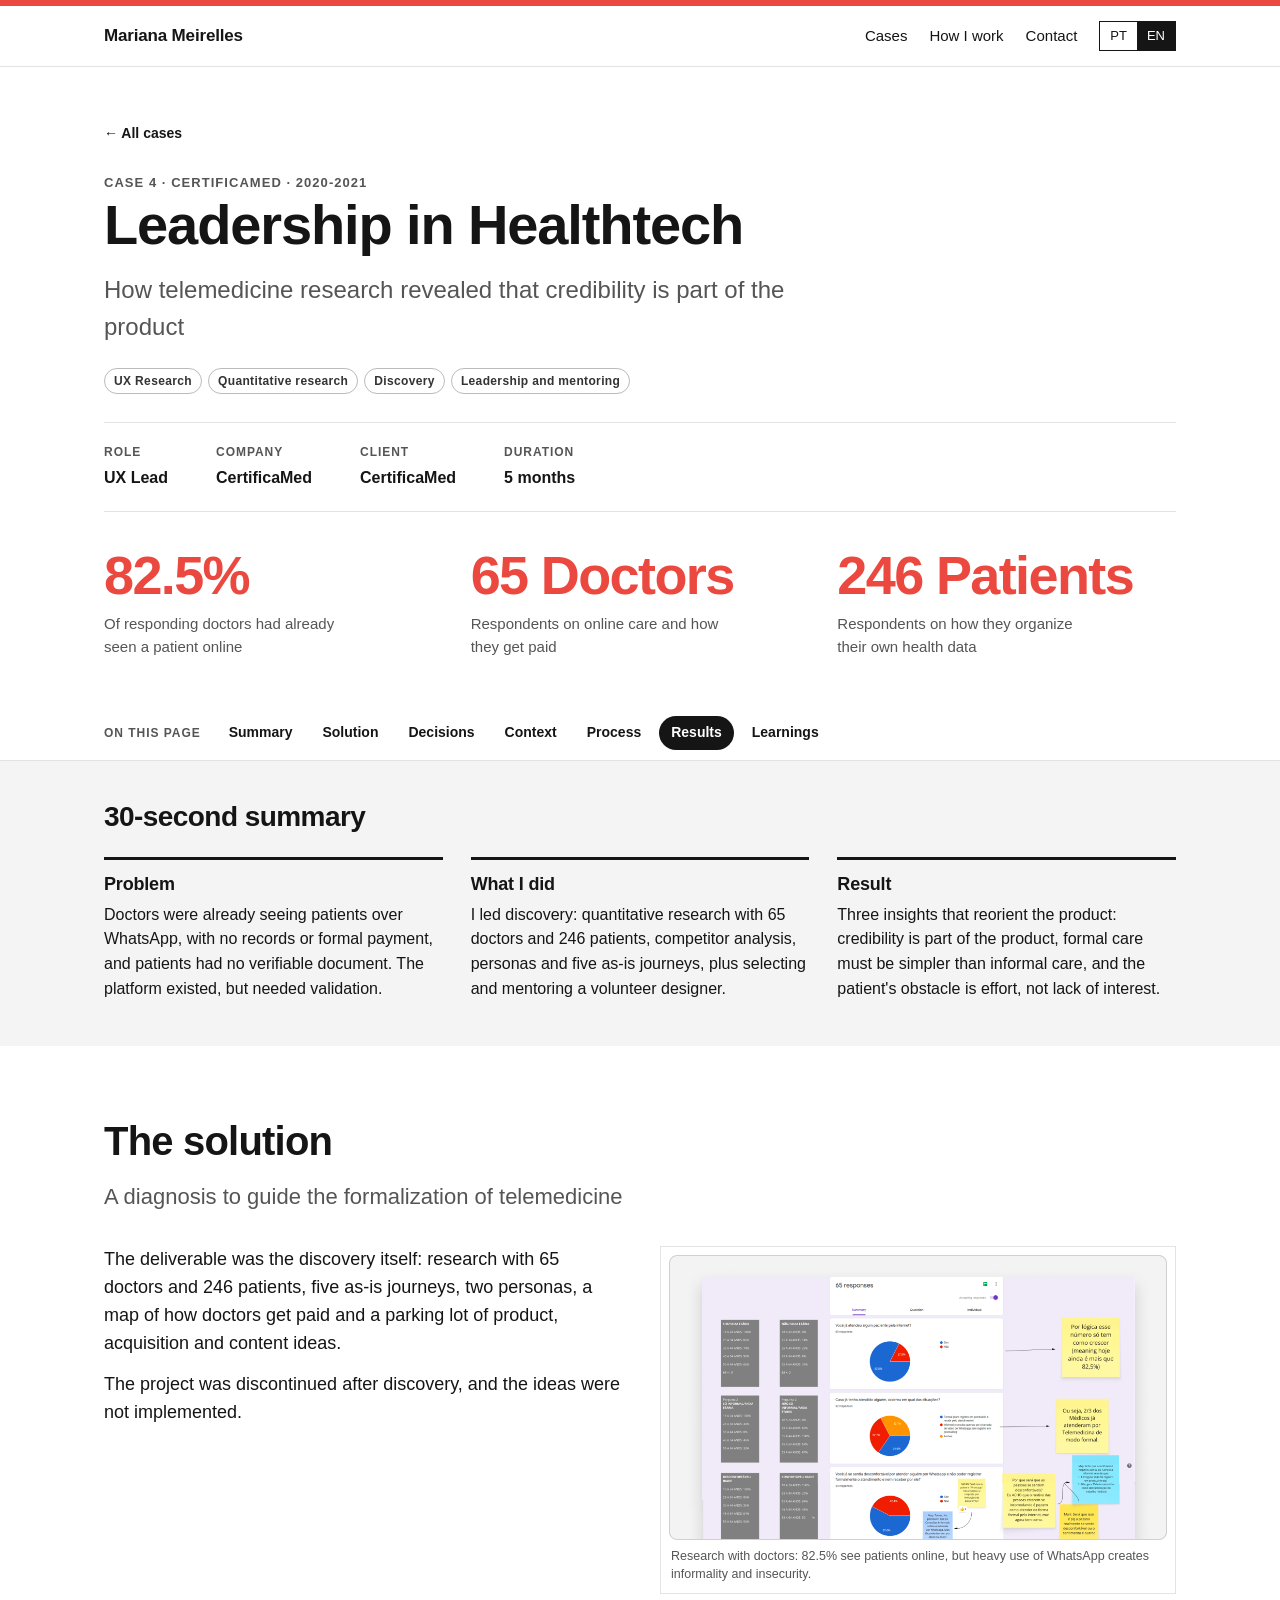
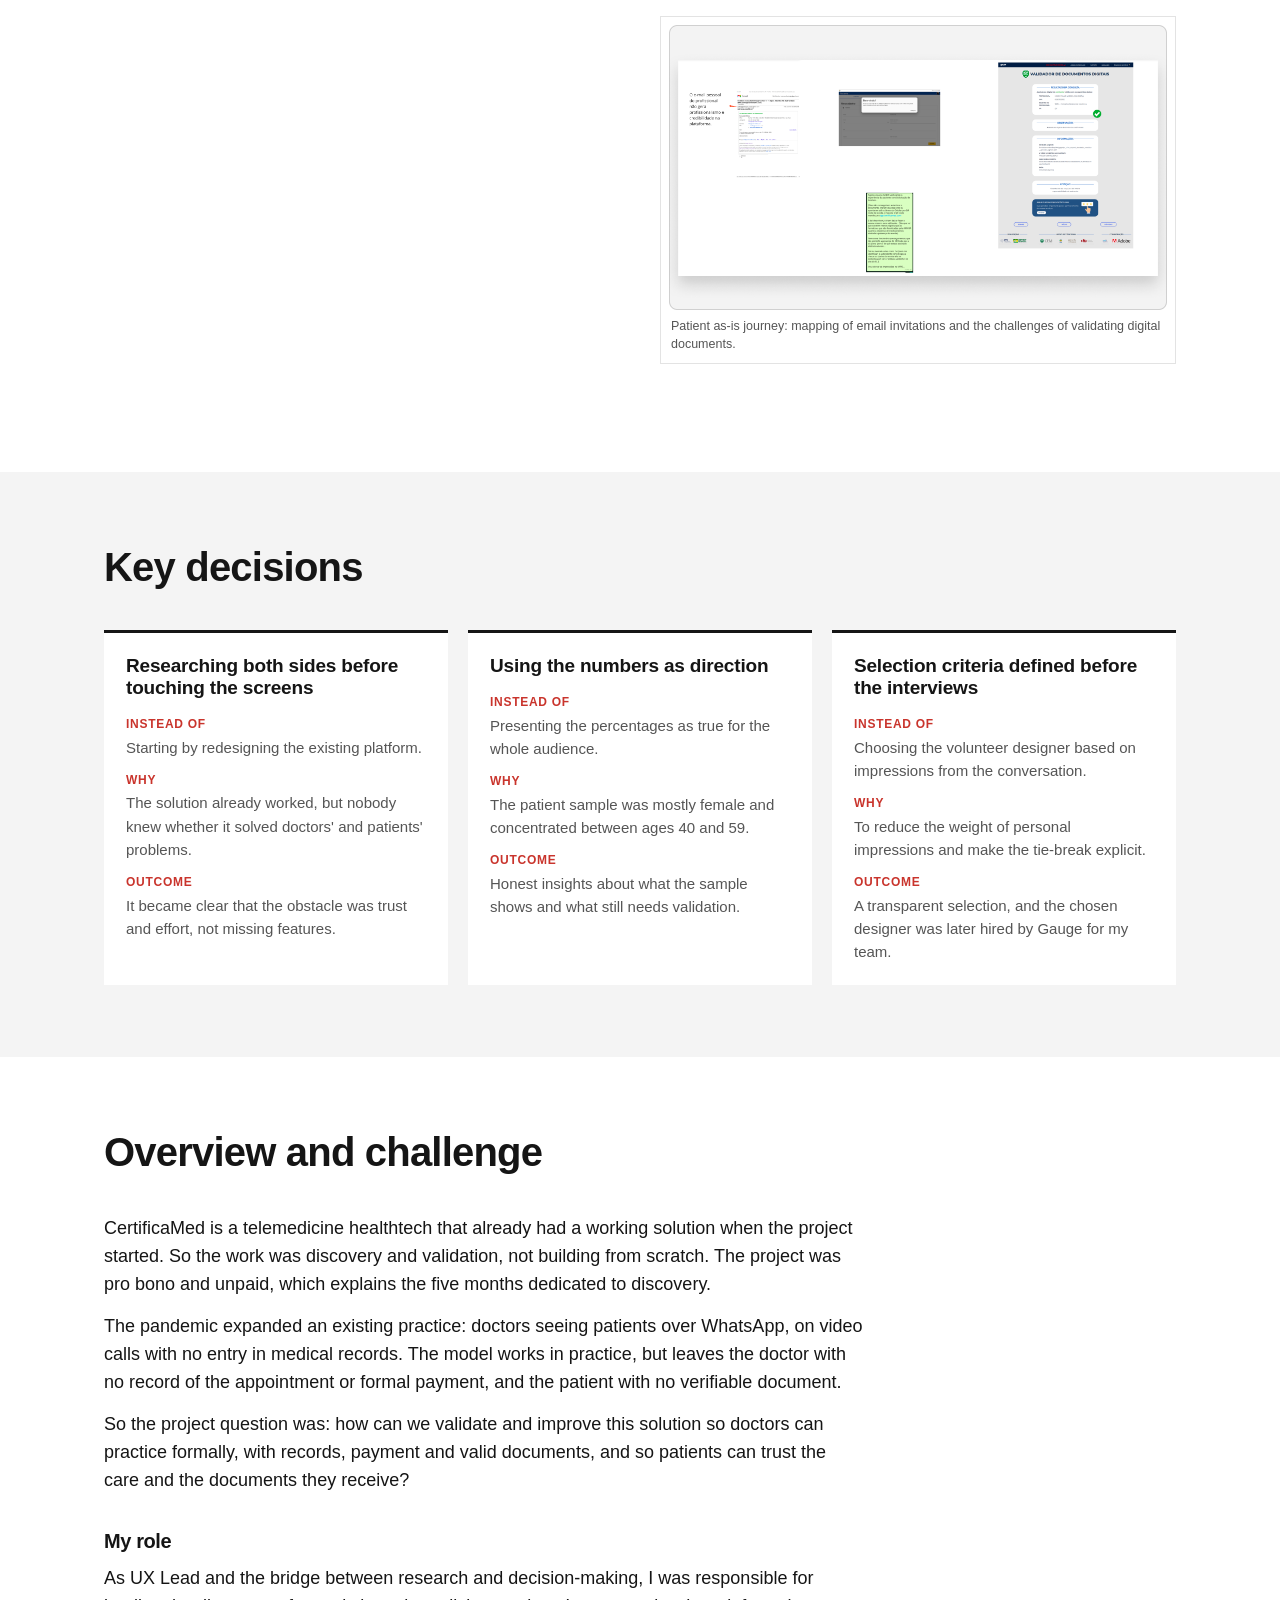
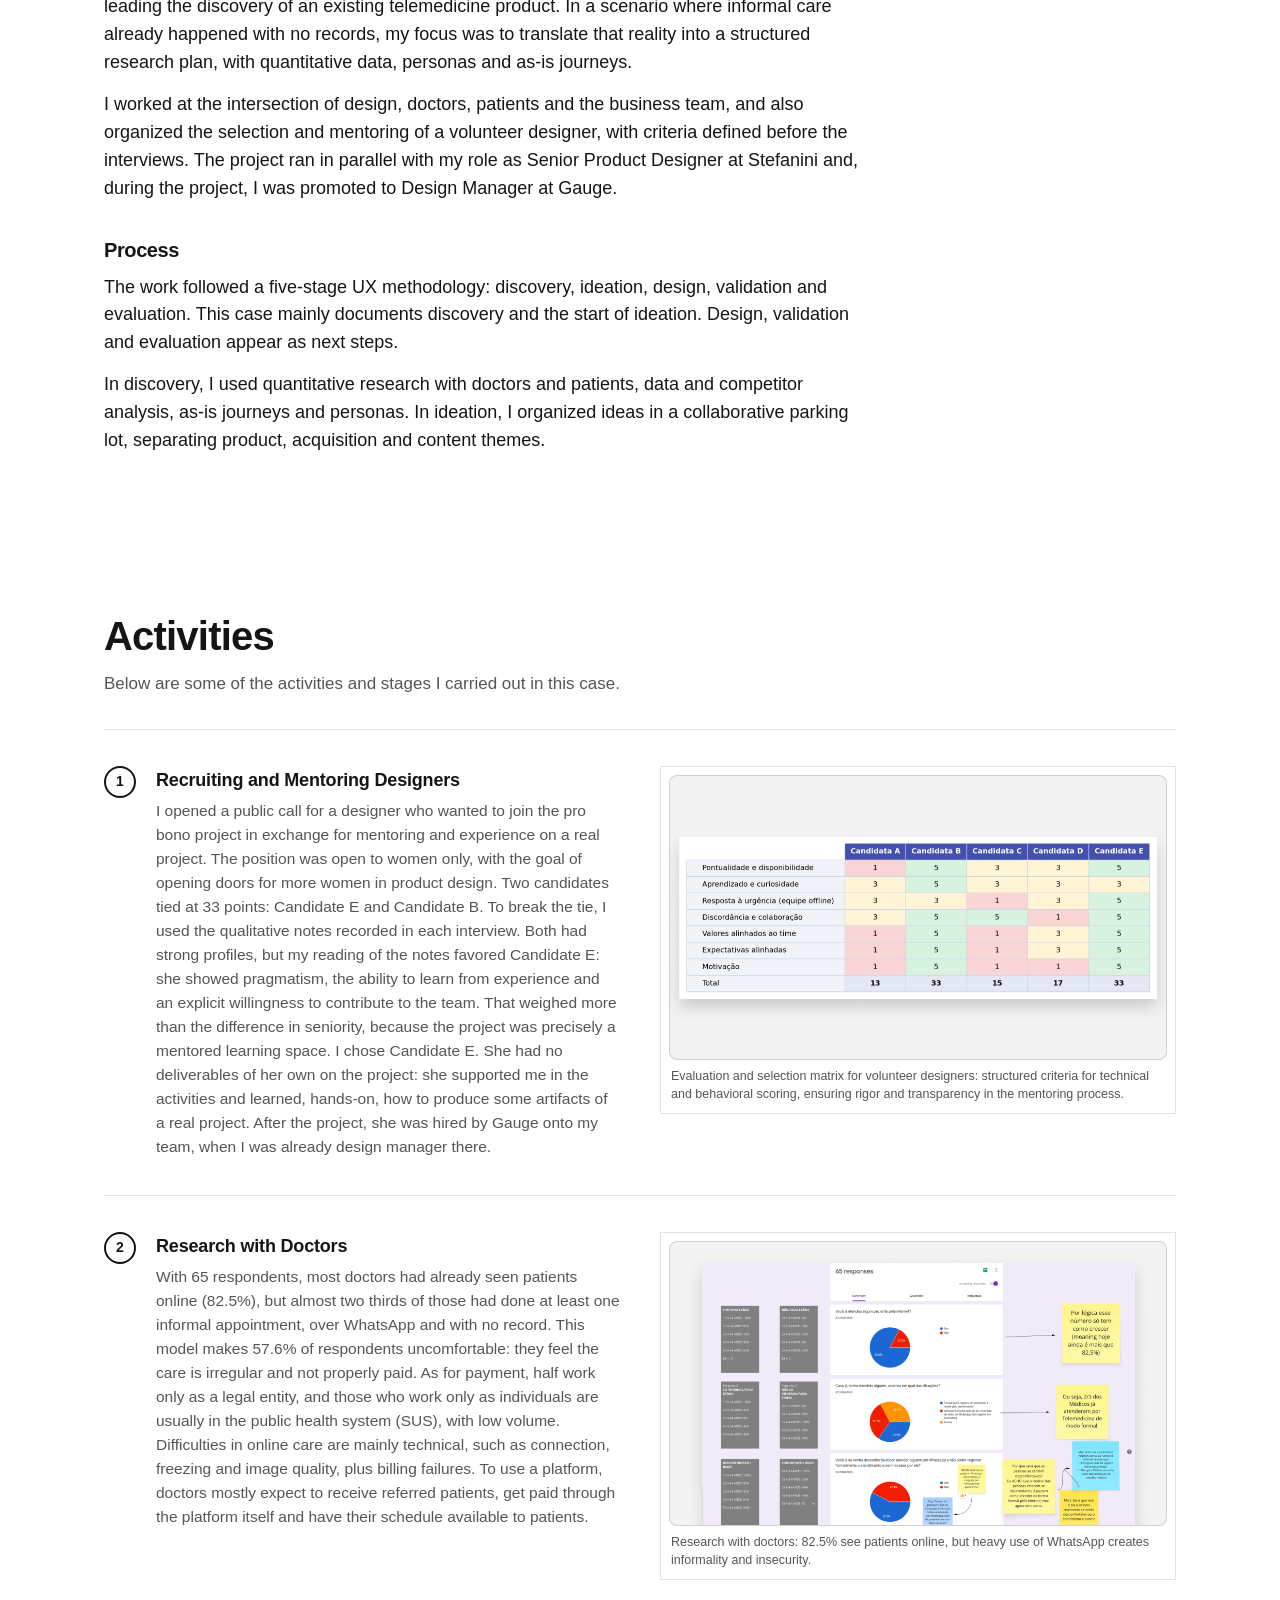
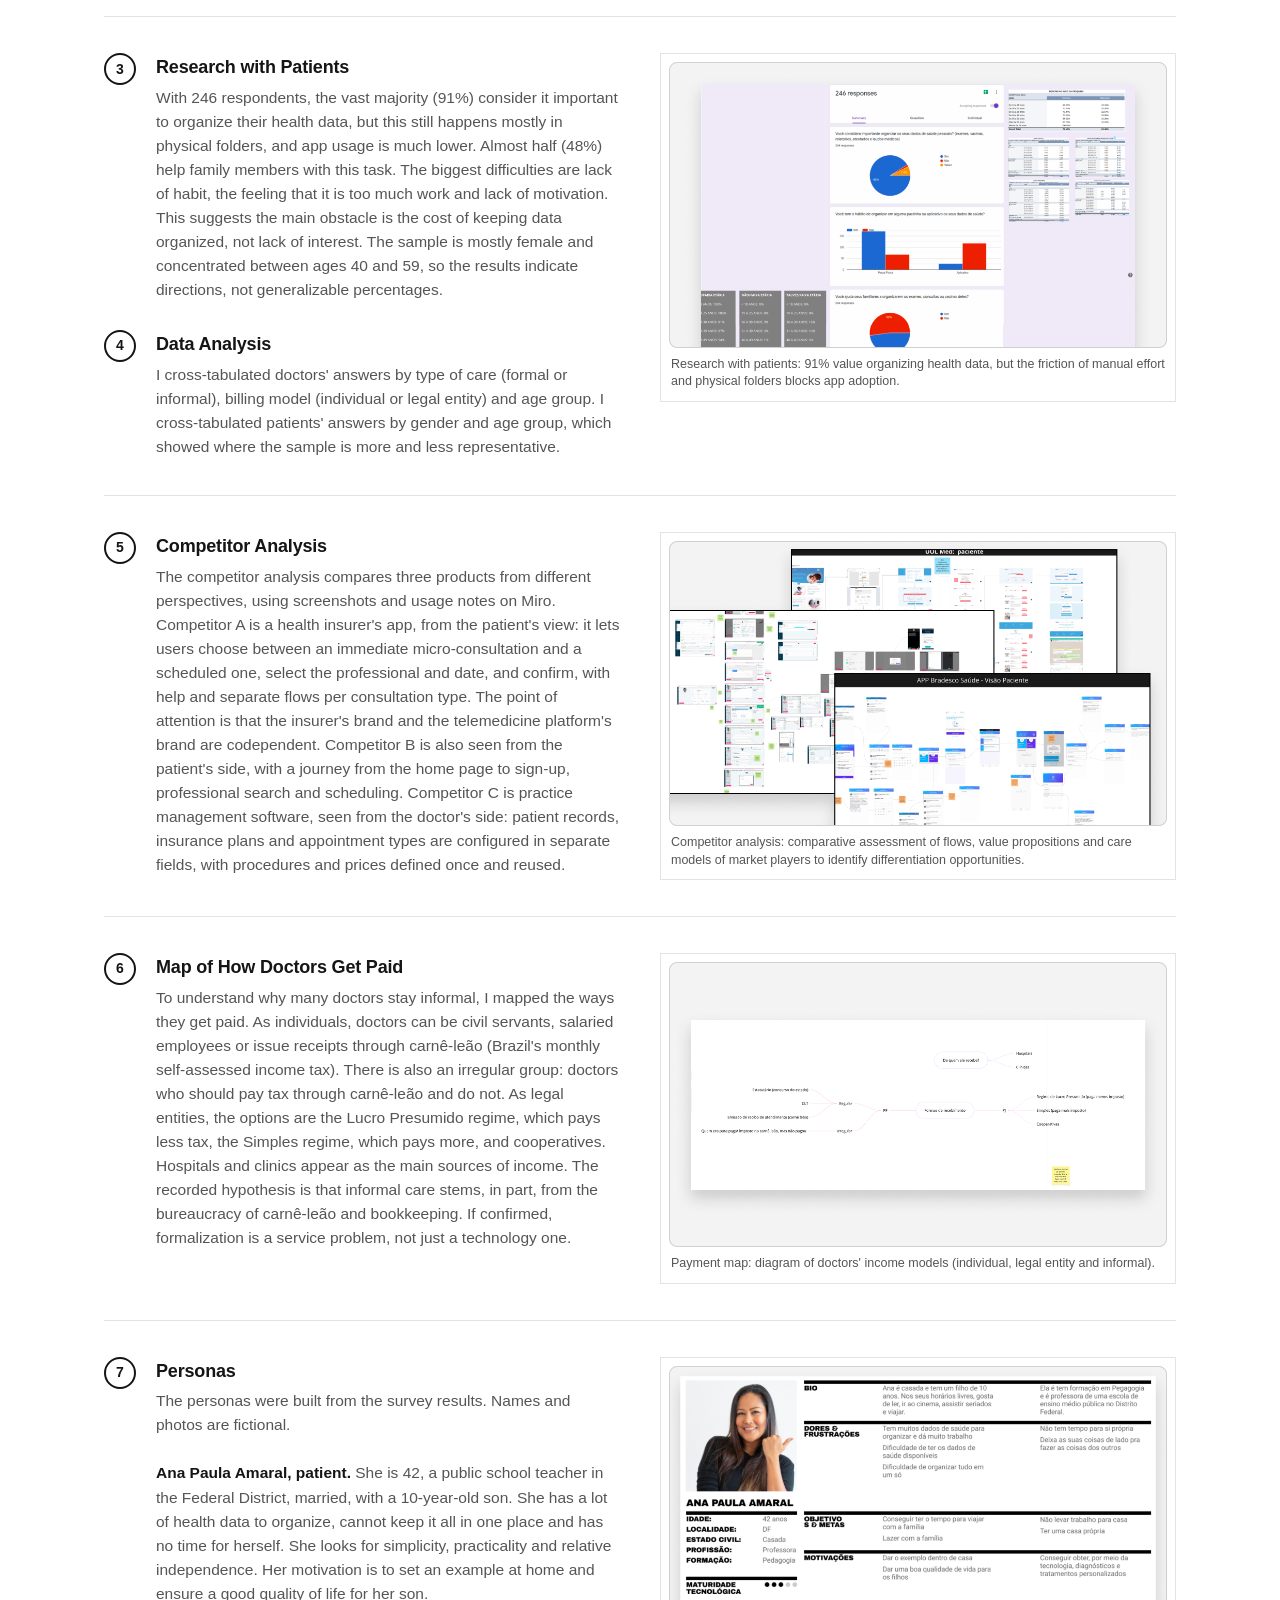
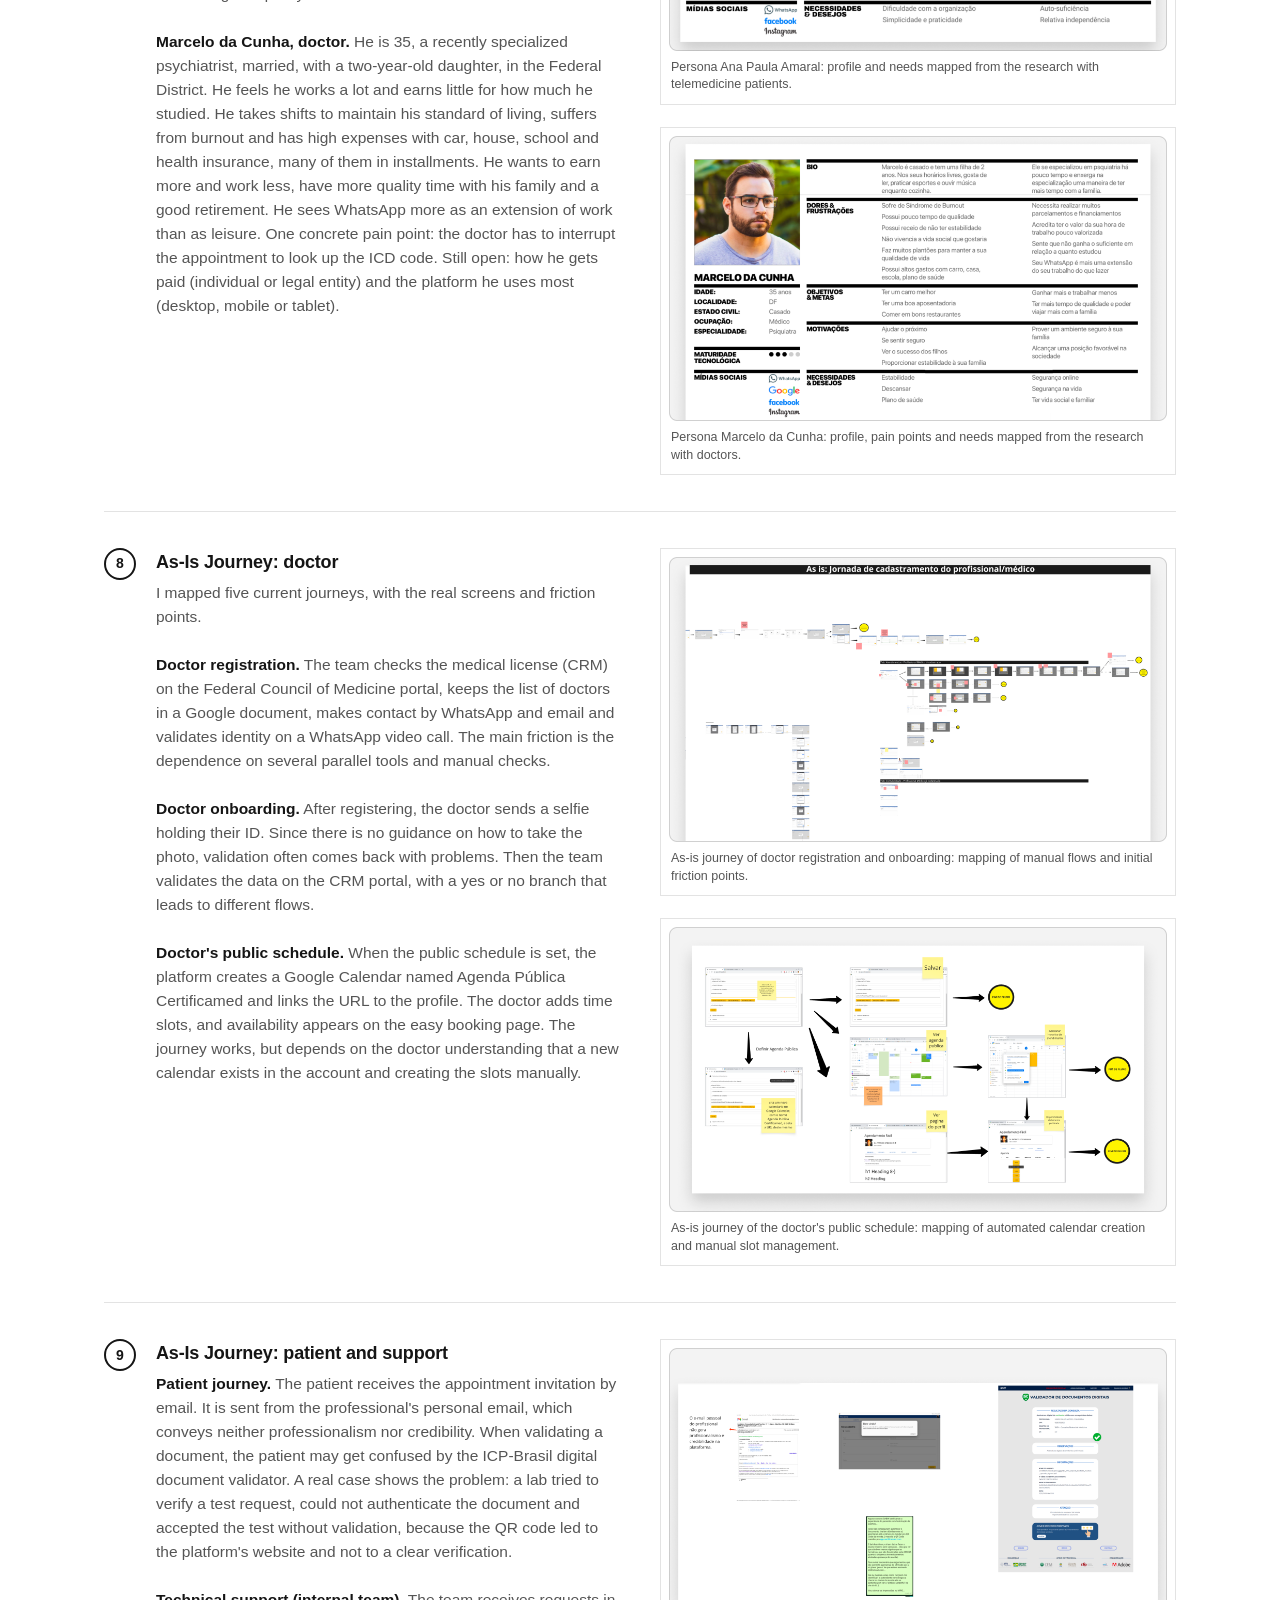
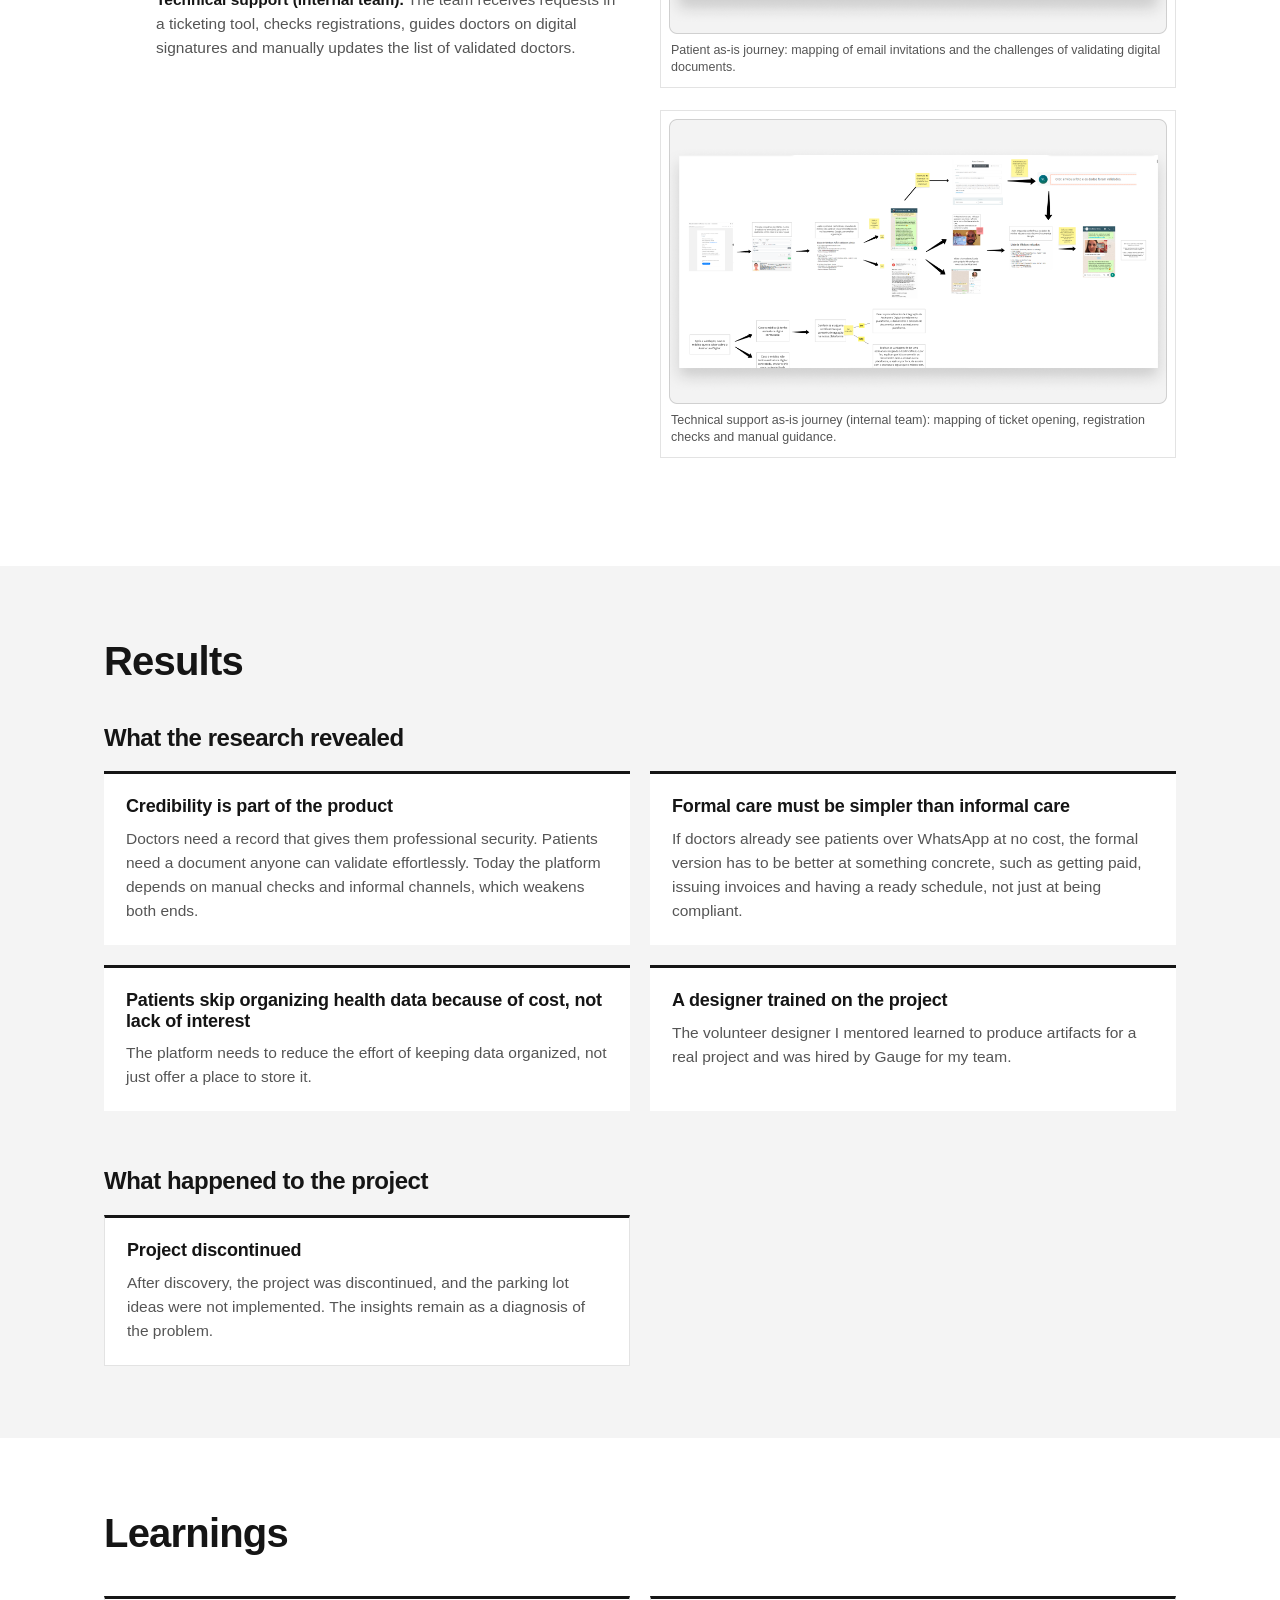
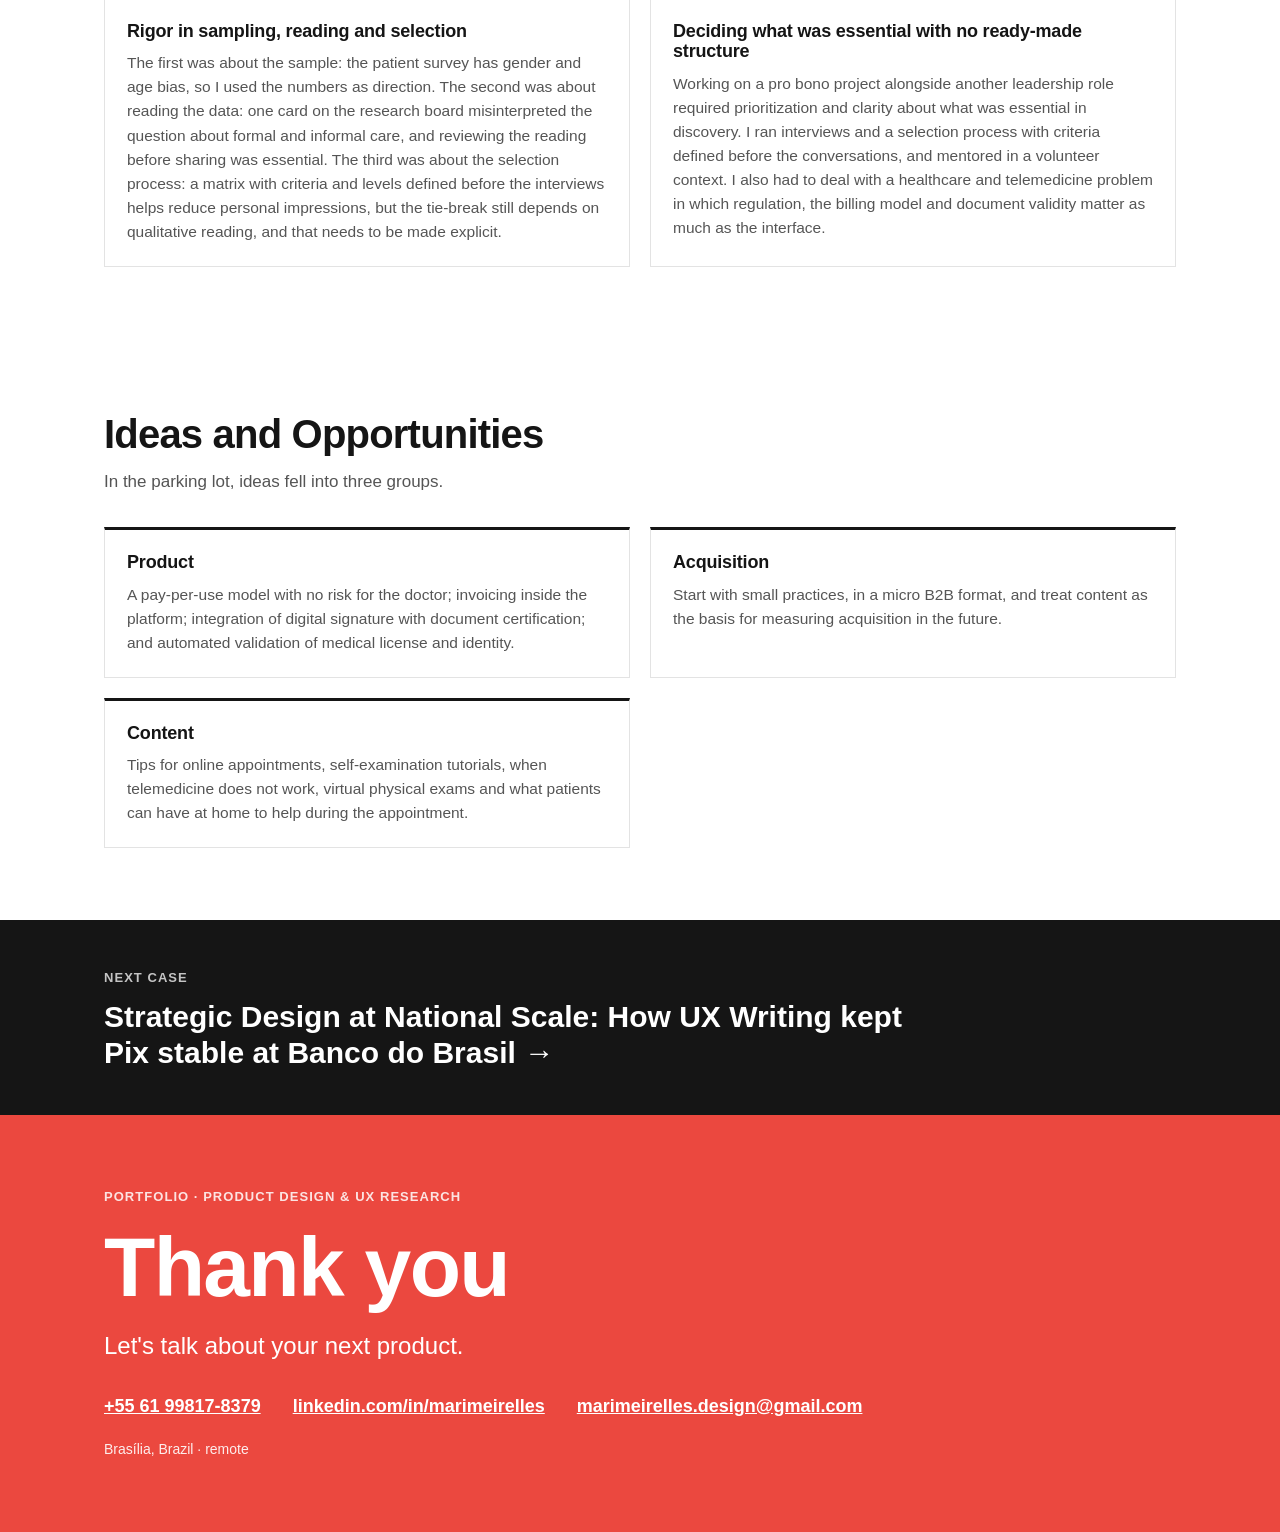
<file: en/certificamed.html>
<!DOCTYPE html>
<html lang="en">
<head>
<meta charset="utf-8">
<meta name="viewport" content="width=device-width, initial-scale=1">
<title>Leadership in Healthtech · Mariana Meirelles</title>
<meta name="description" content="Portfolio of Mariana Meirelles, Senior Product Designer and UX Researcher: Comfy Cats Hotel, TechBack BB, Glasu!, CertificaMed, Pix and Carteira bB case studies.">
<link rel="canonical" href="https://marimeirelles.github.io/works/en/certificamed.html">
<link rel="alternate" hreflang="pt-BR" href="https://marimeirelles.github.io/works/certificamed.html">
<link rel="alternate" hreflang="en" href="https://marimeirelles.github.io/works/en/certificamed.html">
<link rel="icon" type="image/png" href="../favicon.png">
<link rel="apple-touch-icon" href="../favicon.png">
<meta property="og:type" content="website">
<meta property="og:site_name" content="Mariana Meirelles">
<meta property="og:title" content="Leadership in Healthtech · Mariana Meirelles">
<meta property="og:description" content="Portfolio of Mariana Meirelles, Senior Product Designer and UX Researcher: Comfy Cats Hotel, TechBack BB, Glasu!, CertificaMed, Pix and Carteira bB case studies.">
<meta property="og:url" content="https://marimeirelles.github.io/works/en/certificamed.html">
<meta property="og:image" content="https://marimeirelles.github.io/works/img/og-en.png">
<meta property="og:image:width" content="1200">
<meta property="og:image:height" content="630">
<meta property="og:locale" content="en_US">
<meta name="twitter:card" content="summary_large_image">
<meta name="twitter:image" content="https://marimeirelles.github.io/works/img/og-en.png">
<link rel="stylesheet" href="../style.css">
<script src="../site.js" defer></script>
<script async src="https://www.googletagmanager.com/gtag/js?id=G-E2VLYBCHG3"></script>
<script>window.dataLayer=window.dataLayer||[];function gtag(){dataLayer.push(arguments);}gtag('js',new Date());gtag('config','G-E2VLYBCHG3');</script>
<script>(function(h,o,t,j,a,r){h.hj=h.hj||function(){(h.hj.q=h.hj.q||[]).push(arguments)};h._hjSettings={hjid:6856077,hjsv:6};a=o.getElementsByTagName('head')[0];r=o.createElement('script');r.async=1;r.src=t+h._hjSettings.hjid+j+h._hjSettings.hjsv;a.appendChild(r);})(window,document,'https://static.hotjar.com/c/hotjar-','.js?sv=');</script>
<script src="../analytics.js" defer></script>

</head>
<body>
<a class="skip" href="#main">Skip to content</a>
<header class="top"><div class="wrap bar">
<a class="brand" href="index.html">Mariana Meirelles</a>
<nav aria-label="Main">
<span class="links"><a href="index.html#cases">Cases</a><a href="index.html#como">How I work</a><a href="index.html#contato">Contact</a></span>
<details class="mnav"><summary>Menu</summary><div><a href="index.html#cases">Cases</a><a href="index.html#como">How I work</a><a href="index.html#contato">Contact</a></div></details>
<span class="lang"><a href="../certificamed.html" lang="pt" >PT</a><a href="certificamed.html" lang="en" aria-current="true">EN</a></span>
</nav></div></header>
<main id="main">
<section class="case-hero" id="topo"><div class="wrap">
<p class="crumb"><a href="index.html#cases">← All cases</a></p>
<p class="num">CASE 4 · CERTIFICAMED · 2020-2021</p>
<h1>Leadership in Healthtech</h1><p class="sub">How telemedicine research revealed that credibility is part of the product</p>
<ul class="tags"><li>UX Research</li><li>Quantitative research</li><li>Discovery</li><li>Leadership and mentoring</li></ul>
<dl class="facts"><div><dt>Role</dt><dd>UX Lead</dd></div><div><dt>Company</dt><dd>CertificaMed</dd></div><div><dt>Client</dt><dd>CertificaMed</dd></div><div><dt>Duration</dt><dd>5 months</dd></div></dl>
<dl class="metrics"><div><dt>82.5%</dt><dd>Of responding doctors had already seen a patient online</dd></div><div><dt>65 Doctors</dt><dd>Respondents on online care and how they get paid</dd></div><div><dt>246 Patients</dt><dd>Respondents on how they organize their own health data</dd></div></dl>
</div></section>
<nav class="toc" aria-label="On this page"><div class="wrap"><span class="toc-l">On this page</span><a href="#resumo">Summary</a><a href="#solucao">Solution</a><a href="#decisoes">Decisions</a><a href="#contexto">Context</a><a href="#processo">Process</a><a href="#resultados">Results</a><a href="#aprendizados">Learnings</a></div></nav>
<section class="tldr" id="resumo"><div class="wrap"><h2>30-second summary</h2><div class="tldr-grid"><div><h3>Problem</h3><p>Doctors were already seeing patients over WhatsApp, with no records or formal payment, and patients had no verifiable document. The platform existed, but needed validation.</p></div><div><h3>What I did</h3><p>I led discovery: quantitative research with 65 doctors and 246 patients, competitor analysis, personas and five as-is journeys, plus selecting and mentoring a volunteer designer.</p></div><div><h3>Result</h3><p>Three insights that reorient the product: credibility is part of the product, formal care must be simpler than informal care, and the patient's obstacle is effort, not lack of interest.</p></div></div></div></section>
<section class="sec sol" id="solucao"><div class="wrap"><h2>The solution</h2><p class="subt">A diagnosis to guide the formalization of telemedicine</p><div class="block first"><div class="prose"><p>The deliverable was the discovery itself: research with 65 doctors and 246 patients, five as-is journeys, two personas, a map of how doctors get paid and a parking lot of product, acquisition and content ideas.</p><p>The project was discontinued after discovery, and the ideas were not implemented.</p></div><div class="figs"><figure><a class="zoom" href="../img/certificamed-pesquisa-com-medicos.png" data-cap="Research with doctors: 82.5% see patients online, but heavy use of WhatsApp creates informality and insecurity." aria-label="Open larger image"><img src="../img/certificamed-pesquisa-com-medicos.png" alt="Research with doctors: 82.5% see patients online, but heavy use of WhatsApp creates informality and insecurity." loading="lazy" width="964" height="552"></a><figcaption>Research with doctors: 82.5% see patients online, but heavy use of WhatsApp creates informality and insecurity.</figcaption></figure><figure><a class="zoom" href="../img/certificamed-jornada-paciente.png" data-cap="Patient as-is journey: mapping of email invitations and the challenges of validating digital documents." aria-label="Open larger image"><img src="../img/certificamed-jornada-paciente.png" alt="Patient as-is journey: mapping of email invitations and the challenges of validating digital documents." loading="lazy" width="964" height="552"></a><figcaption>Patient as-is journey: mapping of email invitations and the challenges of validating digital documents.</figcaption></figure></div></div></div></section>
<section class="sec gray" id="decisoes"><div class="wrap"><h2>Key decisions</h2><div class="grid3"><div class="card dec"><h3>Researching both sides before touching the screens</h3><dl><div><dt>Instead of</dt><dd>Starting by redesigning the existing platform.</dd></div><div><dt>Why</dt><dd>The solution already worked, but nobody knew whether it solved doctors' and patients' problems.</dd></div><div><dt>Outcome</dt><dd>It became clear that the obstacle was trust and effort, not missing features.</dd></div></dl></div><div class="card dec"><h3>Using the numbers as direction</h3><dl><div><dt>Instead of</dt><dd>Presenting the percentages as true for the whole audience.</dd></div><div><dt>Why</dt><dd>The patient sample was mostly female and concentrated between ages 40 and 59.</dd></div><div><dt>Outcome</dt><dd>Honest insights about what the sample shows and what still needs validation.</dd></div></dl></div><div class="card dec"><h3>Selection criteria defined before the interviews</h3><dl><div><dt>Instead of</dt><dd>Choosing the volunteer designer based on impressions from the conversation.</dd></div><div><dt>Why</dt><dd>To reduce the weight of personal impressions and make the tie-break explicit.</dd></div><div><dt>Outcome</dt><dd>A transparent selection, and the chosen designer was later hired by Gauge for my team.</dd></div></dl></div></div></div></section>
<section class="sec" id="contexto"><div class="wrap"><div class="prose narrow"><h2>Overview and challenge</h2><p>CertificaMed is a telemedicine healthtech that already had a working solution when the project started. So the work was discovery and validation, not building from scratch. The project was pro bono and unpaid, which explains the five months dedicated to discovery.</p><p>The pandemic expanded an existing practice: doctors seeing patients over WhatsApp, on video calls with no entry in medical records. The model works in practice, but leaves the doctor with no record of the appointment or formal payment, and the patient with no verifiable document.</p><p>So the project question was: how can we validate and improve this solution so doctors can practice formally, with records, payment and valid documents, and so patients can trust the care and the documents they receive?</p>
<h3>My role</h3><p>As UX Lead and the bridge between research and decision-making, I was responsible for leading the discovery of an existing telemedicine product. In a scenario where informal care already happened with no records, my focus was to translate that reality into a structured research plan, with quantitative data, personas and as-is journeys.</p><p>I worked at the intersection of design, doctors, patients and the business team, and also organized the selection and mentoring of a volunteer designer, with criteria defined before the interviews. The project ran in parallel with my role as Senior Product Designer at Stefanini and, during the project, I was promoted to Design Manager at Gauge.</p><h3>Process</h3><p>The work followed a five-stage UX methodology: discovery, ideation, design, validation and evaluation. This case mainly documents discovery and the start of ideation. Design, validation and evaluation appear as next steps.</p><p>In discovery, I used quantitative research with doctors and patients, data and competitor analysis, as-is journeys and personas. In ideation, I organized ideas in a collaborative parking lot, separating product, acquisition and content themes.</p></div></div></section>
<section class="sec" id="processo"><div class="wrap"><h2>Activities</h2><p class="hint">Below are some of the activities and stages I carried out in this case.</p><div class="block"><ol class="acts"><li><span class="n" aria-hidden="true">1</span><div><h3>Recruiting and Mentoring Designers</h3><div class="txt">I opened a public call for a designer who wanted to join the pro bono project in exchange for mentoring and experience on a real project. The position was open to women only, with the goal of opening doors for more women in product design. Two candidates tied at 33 points: Candidate E and Candidate B. To break the tie, I used the qualitative notes recorded in each interview. Both had strong profiles, but my reading of the notes favored Candidate E: she showed pragmatism, the ability to learn from experience and an explicit willingness to contribute to the team. That weighed more than the difference in seniority, because the project was precisely a mentored learning space. I chose Candidate E. She had no deliverables of her own on the project: she supported me in the activities and learned, hands-on, how to produce some artifacts of a real project. After the project, she was hired by Gauge onto my team, when I was already design manager there.</div></div></li></ol><div class="figs"><figure><a class="zoom" href="../img/certificamed-matriz-de-selecao.png" data-cap="Evaluation and selection matrix for volunteer designers: structured criteria for technical and behavioral scoring, ensuring rigor and transparency in the mentoring process." aria-label="Open larger image"><img src="../img/certificamed-matriz-de-selecao.png" alt="Evaluation and selection matrix for volunteer designers: structured criteria for technical and behavioral scoring, ensuring rigor and transparency in the mentoring process." loading="lazy" width="964" height="552"></a><figcaption>Evaluation and selection matrix for volunteer designers: structured criteria for technical and behavioral scoring, ensuring rigor and transparency in the mentoring process.</figcaption></figure></div></div><div class="block"><ol class="acts"><li><span class="n" aria-hidden="true">2</span><div><h3>Research with Doctors</h3><div class="txt">With 65 respondents, most doctors had already seen patients online (82.5%), but almost two thirds of those had done at least one informal appointment, over WhatsApp and with no record. This model makes 57.6% of respondents uncomfortable: they feel the care is irregular and not properly paid. As for payment, half work only as a legal entity, and those who work only as individuals are usually in the public health system (SUS), with low volume. Difficulties in online care are mainly technical, such as connection, freezing and image quality, plus billing failures. To use a platform, doctors mostly expect to receive referred patients, get paid through the platform itself and have their schedule available to patients.</div></div></li></ol><div class="figs"><figure><a class="zoom" href="../img/certificamed-pesquisa-com-medicos.png" data-cap="Research with doctors: 82.5% see patients online, but heavy use of WhatsApp creates informality and insecurity." aria-label="Open larger image"><img src="../img/certificamed-pesquisa-com-medicos.png" alt="Research with doctors: 82.5% see patients online, but heavy use of WhatsApp creates informality and insecurity." loading="lazy" width="964" height="552"></a><figcaption>Research with doctors: 82.5% see patients online, but heavy use of WhatsApp creates informality and insecurity.</figcaption></figure></div></div><div class="block"><ol class="acts"><li><span class="n" aria-hidden="true">3</span><div><h3>Research with Patients</h3><div class="txt">With 246 respondents, the vast majority (91%) consider it important to organize their health data, but this still happens mostly in physical folders, and app usage is much lower. Almost half (48%) help family members with this task. The biggest difficulties are lack of habit, the feeling that it is too much work and lack of motivation. This suggests the main obstacle is the cost of keeping data organized, not lack of interest. The sample is mostly female and concentrated between ages 40 and 59, so the results indicate directions, not generalizable percentages.</div></div></li><li><span class="n" aria-hidden="true">4</span><div><h3>Data Analysis</h3><div class="txt">I cross-tabulated doctors' answers by type of care (formal or informal), billing model (individual or legal entity) and age group. I cross-tabulated patients' answers by gender and age group, which showed where the sample is more and less representative.</div></div></li></ol><div class="figs"><figure><a class="zoom" href="../img/certificamed-pesquisa-com-pacientes.png" data-cap="Research with patients: 91% value organizing health data, but the friction of manual effort and physical folders blocks app adoption." aria-label="Open larger image"><img src="../img/certificamed-pesquisa-com-pacientes.png" alt="Research with patients: 91% value organizing health data, but the friction of manual effort and physical folders blocks app adoption." loading="lazy" width="964" height="552"></a><figcaption>Research with patients: 91% value organizing health data, but the friction of manual effort and physical folders blocks app adoption.</figcaption></figure></div></div><div class="block"><ol class="acts"><li><span class="n" aria-hidden="true">5</span><div><h3>Competitor Analysis</h3><div class="txt">The competitor analysis compares three products from different perspectives, using screenshots and usage notes on Miro. Competitor A is a health insurer's app, from the patient's view: it lets users choose between an immediate micro-consultation and a scheduled one, select the professional and date, and confirm, with help and separate flows per consultation type. The point of attention is that the insurer's brand and the telemedicine platform's brand are codependent. Competitor B is also seen from the patient's side, with a journey from the home page to sign-up, professional search and scheduling. Competitor C is practice management software, seen from the doctor's side: patient records, insurance plans and appointment types are configured in separate fields, with procedures and prices defined once and reused.</div></div></li></ol><div class="figs"><figure><a class="zoom" href="../img/certificamed-analise-dos-concorrentes.png" data-cap="Competitor analysis: comparative assessment of flows, value propositions and care models of market players to identify differentiation opportunities." aria-label="Open larger image"><img src="../img/certificamed-analise-dos-concorrentes.png" alt="Competitor analysis: comparative assessment of flows, value propositions and care models of market players to identify differentiation opportunities." loading="lazy" width="964" height="552"></a><figcaption>Competitor analysis: comparative assessment of flows, value propositions and care models of market players to identify differentiation opportunities.</figcaption></figure></div></div><div class="block"><ol class="acts"><li><span class="n" aria-hidden="true">6</span><div><h3>Map of How Doctors Get Paid</h3><div class="txt">To understand why many doctors stay informal, I mapped the ways they get paid. As individuals, doctors can be civil servants, salaried employees or issue receipts through carnê-leão (Brazil's monthly self-assessed income tax). There is also an irregular group: doctors who should pay tax through carnê-leão and do not. As legal entities, the options are the Lucro Presumido regime, which pays less tax, the Simples regime, which pays more, and cooperatives. Hospitals and clinics appear as the main sources of income. The recorded hypothesis is that informal care stems, in part, from the bureaucracy of carnê-leão and bookkeeping. If confirmed, formalization is a service problem, not just a technology one.</div></div></li></ol><div class="figs"><figure><a class="zoom" href="../img/certificamed-mapa-de-recebimentos.png" data-cap="Payment map: diagram of doctors&#x27; income models (individual, legal entity and informal)." aria-label="Open larger image"><img src="../img/certificamed-mapa-de-recebimentos.png" alt="Payment map: diagram of doctors&#x27; income models (individual, legal entity and informal)." loading="lazy" width="964" height="552"></a><figcaption>Payment map: diagram of doctors' income models (individual, legal entity and informal).</figcaption></figure></div></div><div class="block"><ol class="acts"><li><span class="n" aria-hidden="true">7</span><div><h3>Personas</h3><div class="txt">The personas were built from the survey results. Names and photos are fictional.<br><br><strong>Ana Paula Amaral, patient.</strong> She is 42, a public school teacher in the Federal District, married, with a 10-year-old son. She has a lot of health data to organize, cannot keep it all in one place and has no time for herself. She looks for simplicity, practicality and relative independence. Her motivation is to set an example at home and ensure a good quality of life for her son.<br><br><strong>Marcelo da Cunha, doctor.</strong> He is 35, a recently specialized psychiatrist, married, with a two-year-old daughter, in the Federal District. He feels he works a lot and earns little for how much he studied. He takes shifts to maintain his standard of living, suffers from burnout and has high expenses with car, house, school and health insurance, many of them in installments. He wants to earn more and work less, have more quality time with his family and a good retirement. He sees WhatsApp more as an extension of work than as leisure. One concrete pain point: the doctor has to interrupt the appointment to look up the ICD code. Still open: how he gets paid (individual or legal entity) and the platform he uses most (desktop, mobile or tablet).</div></div></li></ol><div class="figs"><figure><a class="zoom" href="../img/certificamed-persona-paciente.png" data-cap="Persona Ana Paula Amaral: profile and needs mapped from the research with telemedicine patients." aria-label="Open larger image"><img src="../img/certificamed-persona-paciente.png" alt="Persona Ana Paula Amaral: profile and needs mapped from the research with telemedicine patients." loading="lazy" width="964" height="552"></a><figcaption>Persona Ana Paula Amaral: profile and needs mapped from the research with telemedicine patients.</figcaption></figure><figure><a class="zoom" href="../img/certificamed-persona-medico.png" data-cap="Persona Marcelo da Cunha: profile, pain points and needs mapped from the research with doctors." aria-label="Open larger image"><img src="../img/certificamed-persona-medico.png" alt="Persona Marcelo da Cunha: profile, pain points and needs mapped from the research with doctors." loading="lazy" width="964" height="552"></a><figcaption>Persona Marcelo da Cunha: profile, pain points and needs mapped from the research with doctors.</figcaption></figure></div></div><div class="block"><ol class="acts"><li><span class="n" aria-hidden="true">8</span><div><h3>As-Is Journey: doctor</h3><div class="txt">I mapped five current journeys, with the real screens and friction points.<br><br><strong>Doctor registration.</strong> The team checks the medical license (CRM) on the Federal Council of Medicine portal, keeps the list of doctors in a Google document, makes contact by WhatsApp and email and validates identity on a WhatsApp video call. The main friction is the dependence on several parallel tools and manual checks.<br><br><strong>Doctor onboarding.</strong> After registering, the doctor sends a selfie holding their ID. Since there is no guidance on how to take the photo, validation often comes back with problems. Then the team validates the data on the CRM portal, with a yes or no branch that leads to different flows.<br><br><strong>Doctor's public schedule.</strong> When the public schedule is set, the platform creates a Google Calendar named Agenda Pública Certificamed and links the URL to the profile. The doctor adds time slots, and availability appears on the easy booking page. The journey works, but depends on the doctor understanding that a new calendar exists in the account and creating the slots manually.</div></div></li></ol><div class="figs"><figure><a class="zoom" href="../img/certificamed-jornada-cadastramento-medico.png" data-cap="As-is journey of doctor registration and onboarding: mapping of manual flows and initial friction points." aria-label="Open larger image"><img src="../img/certificamed-jornada-cadastramento-medico.png" alt="As-is journey of doctor registration and onboarding: mapping of manual flows and initial friction points." loading="lazy" width="964" height="552"></a><figcaption>As-is journey of doctor registration and onboarding: mapping of manual flows and initial friction points.</figcaption></figure><figure><a class="zoom" href="../img/certificamed-jornada-agenda-publica.png" data-cap="As-is journey of the doctor&#x27;s public schedule: mapping of automated calendar creation and manual slot management." aria-label="Open larger image"><img src="../img/certificamed-jornada-agenda-publica.png" alt="As-is journey of the doctor&#x27;s public schedule: mapping of automated calendar creation and manual slot management." loading="lazy" width="964" height="552"></a><figcaption>As-is journey of the doctor's public schedule: mapping of automated calendar creation and manual slot management.</figcaption></figure></div></div><div class="block"><ol class="acts"><li><span class="n" aria-hidden="true">9</span><div><h3>As-Is Journey: patient and support</h3><div class="txt"><strong>Patient journey.</strong> The patient receives the appointment invitation by email. It is sent from the professional's personal email, which conveys neither professionalism nor credibility. When validating a document, the patient may get confused by the ICP-Brasil digital document validator. A real case shows the problem: a lab tried to verify a test request, could not authenticate the document and accepted the test without validation, because the QR code led to the platform's website and not to a clear verification.<br><br><strong>Technical support (internal team).</strong> The team receives requests in a ticketing tool, checks registrations, guides doctors on digital signatures and manually updates the list of validated doctors.</div></div></li></ol><div class="figs"><figure><a class="zoom" href="../img/certificamed-jornada-paciente.png" data-cap="Patient as-is journey: mapping of email invitations and the challenges of validating digital documents." aria-label="Open larger image"><img src="../img/certificamed-jornada-paciente.png" alt="Patient as-is journey: mapping of email invitations and the challenges of validating digital documents." loading="lazy" width="964" height="552"></a><figcaption>Patient as-is journey: mapping of email invitations and the challenges of validating digital documents.</figcaption></figure><figure><a class="zoom" href="../img/certificamed-jornada-suporte-tecnico.png" data-cap="Technical support as-is journey (internal team): mapping of ticket opening, registration checks and manual guidance." aria-label="Open larger image"><img src="../img/certificamed-jornada-suporte-tecnico.png" alt="Technical support as-is journey (internal team): mapping of ticket opening, registration checks and manual guidance." loading="lazy" width="964" height="552"></a><figcaption>Technical support as-is journey (internal team): mapping of ticket opening, registration checks and manual guidance.</figcaption></figure></div></div></div></section>
<section class="sec gray" id="resultados"><div class="wrap"><h2>Results</h2><h3 class="h3 sub0">What the research revealed</h3><div class="grid2"><div class="card"><h3>Credibility is part of the product</h3><p>Doctors need a record that gives them professional security. Patients need a document anyone can validate effortlessly. Today the platform depends on manual checks and informal channels, which weakens both ends.</p></div><div class="card"><h3>Formal care must be simpler than informal care</h3><p>If doctors already see patients over WhatsApp at no cost, the formal version has to be better at something concrete, such as getting paid, issuing invoices and having a ready schedule, not just at being compliant.</p></div><div class="card"><h3>Patients skip organizing health data because of cost, not lack of interest</h3><p>The platform needs to reduce the effort of keeping data organized, not just offer a place to store it.</p></div><div class="card"><h3>A designer trained on the project</h3><p>The volunteer designer I mentored learned to produce artifacts for a real project and was hired by Gauge for my team.</p></div></div><h3 class="h3">What happened to the project</h3><div class="grid2"><div class="card line"><h3>Project discontinued</h3><p>After discovery, the project was discontinued, and the parking lot ideas were not implemented. The insights remain as a diagnosis of the problem.</p></div></div></div></section>
<section class="sec" id="aprendizados"><div class="wrap"><h2>Learnings</h2><div class="grid2"><div class="card line"><h3>Rigor in sampling, reading and selection</h3><p>The first was about the sample: the patient survey has gender and age bias, so I used the numbers as direction. The second was about reading the data: one card on the research board misinterpreted the question about formal and informal care, and reviewing the reading before sharing was essential. The third was about the selection process: a matrix with criteria and levels defined before the interviews helps reduce personal impressions, but the tie-break still depends on qualitative reading, and that needs to be made explicit.</p></div><div class="card line"><h3>Deciding what was essential with no ready-made structure</h3><p>Working on a pro bono project alongside another leadership role required prioritization and clarity about what was essential in discovery. I ran interviews and a selection process with criteria defined before the conversations, and mentored in a volunteer context. I also had to deal with a healthcare and telemedicine problem in which regulation, the billing model and document validity matter as much as the interface.</p></div></div></div></section>
<section class="sec"><div class="wrap"><h2>Ideas and Opportunities</h2><p class="hint">In the parking lot, ideas fell into three groups.</p><div class="grid2"><div class="card line"><h3>Product</h3><p>A pay-per-use model with no risk for the doctor; invoicing inside the platform; integration of digital signature with document certification; and automated validation of medical license and identity.</p></div><div class="card line"><h3>Acquisition</h3><p>Start with small practices, in a micro B2B format, and treat content as the basis for measuring acquisition in the future.</p></div><div class="card line"><h3>Content</h3><p>Tips for online appointments, self-examination tutorials, when telemedicine does not work, virtual physical exams and what patients can have at home to help during the appointment.</p></div></div></div></section>
<section class="next"><div class="wrap"><a href="pix.html"><span>Next case</span><strong>Strategic Design at National Scale: How UX Writing kept Pix stable at Banco do Brasil <span aria-hidden="true">→</span></strong></a></div></section>
<a class="totop" href="#main" aria-label="Back to top">↑</a>
<dialog class="lb" aria-label="Open larger image"><button class="lb-x" type="button">Close ✕</button><img alt=""><p></p></dialog>
</main>
<footer id="contato" class="foot"><div class="wrap">
<p class="kicker light">PORTFOLIO · PRODUCT DESIGN & UX RESEARCH</p>
<h2>Thank you</h2><p class="talk">Let's talk about your next product.</p>
<ul class="contact">
<li><a href="tel:+5561998178379">+55 61 99817-8379</a></li>
<li><a href="https://linkedin.com/in/marimeirelles" target="_blank" rel="noopener">linkedin.com/in/marimeirelles</a></li>
<li><a href="mailto:marimeirelles.design@gmail.com">marimeirelles.design@gmail.com</a></li>
</ul><p class="loc">Brasília, Brazil · remote</p></div></footer>
</body>
</html>
</file>
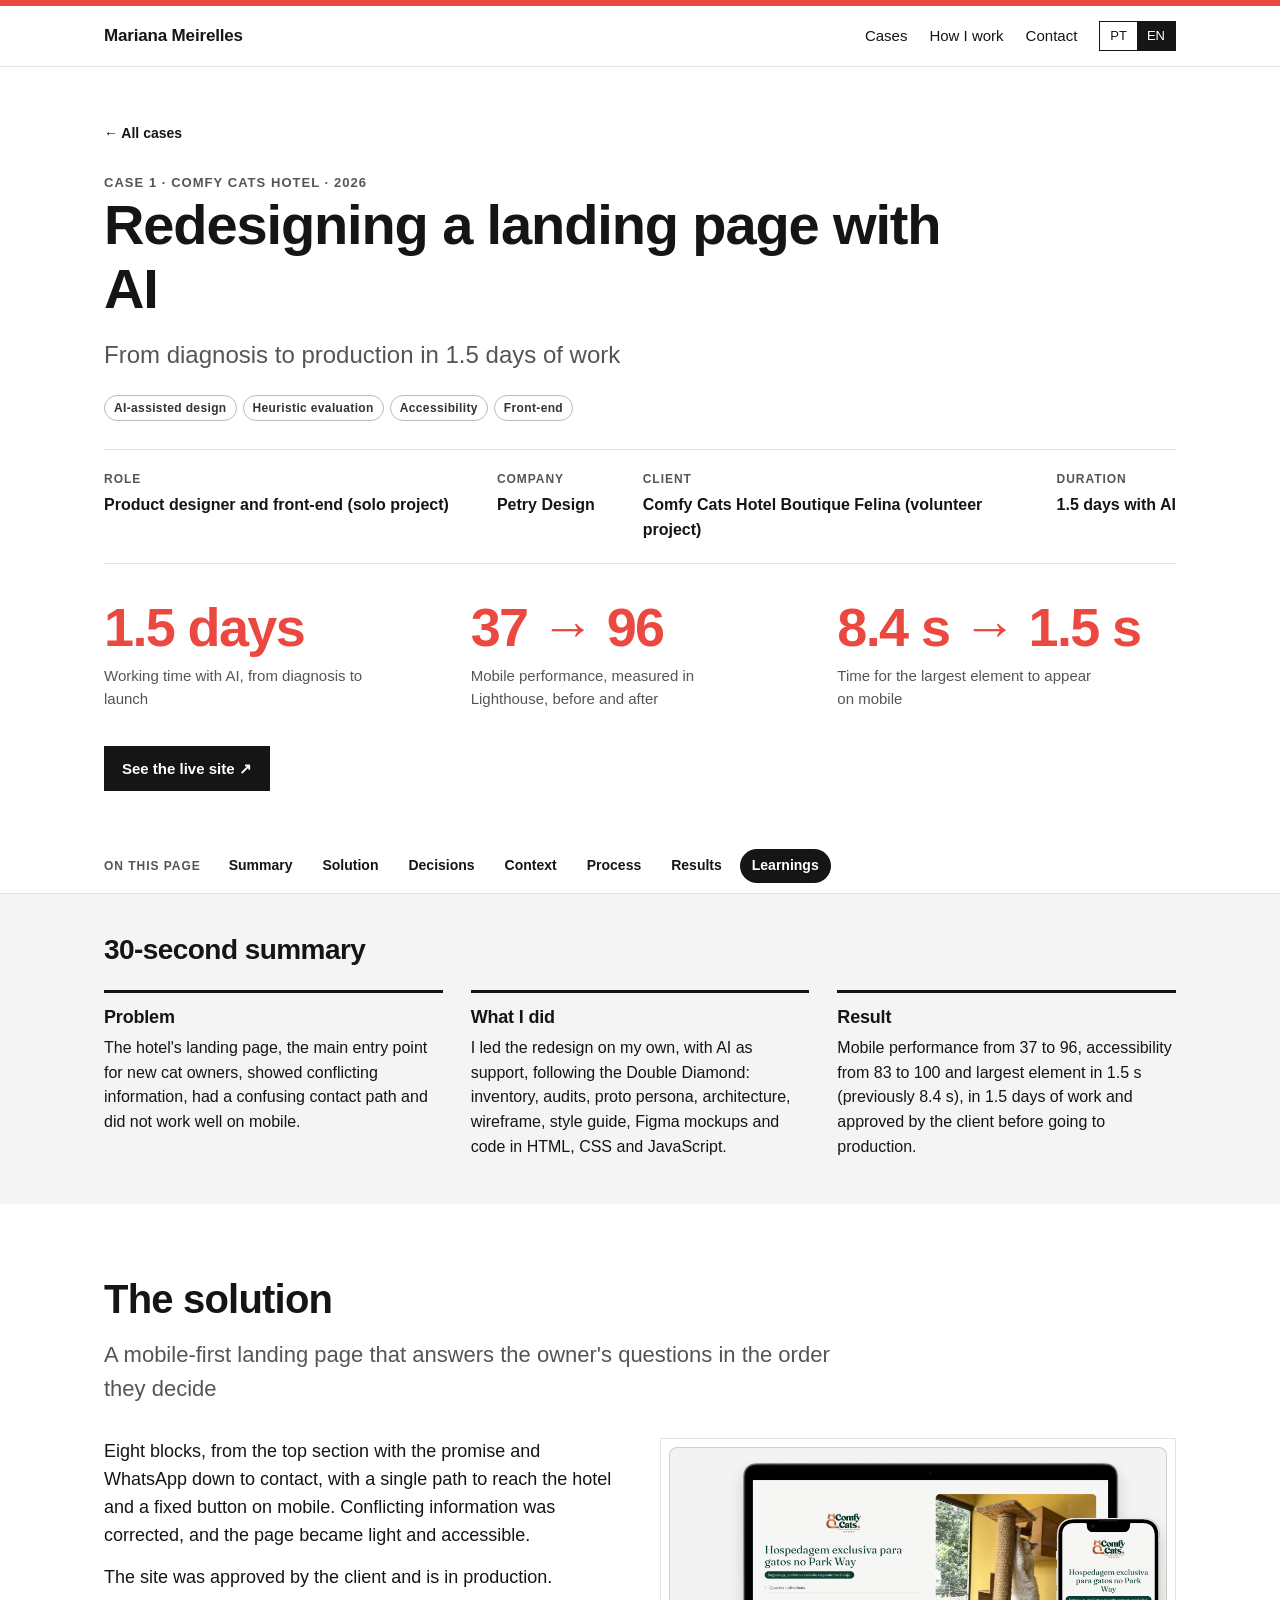
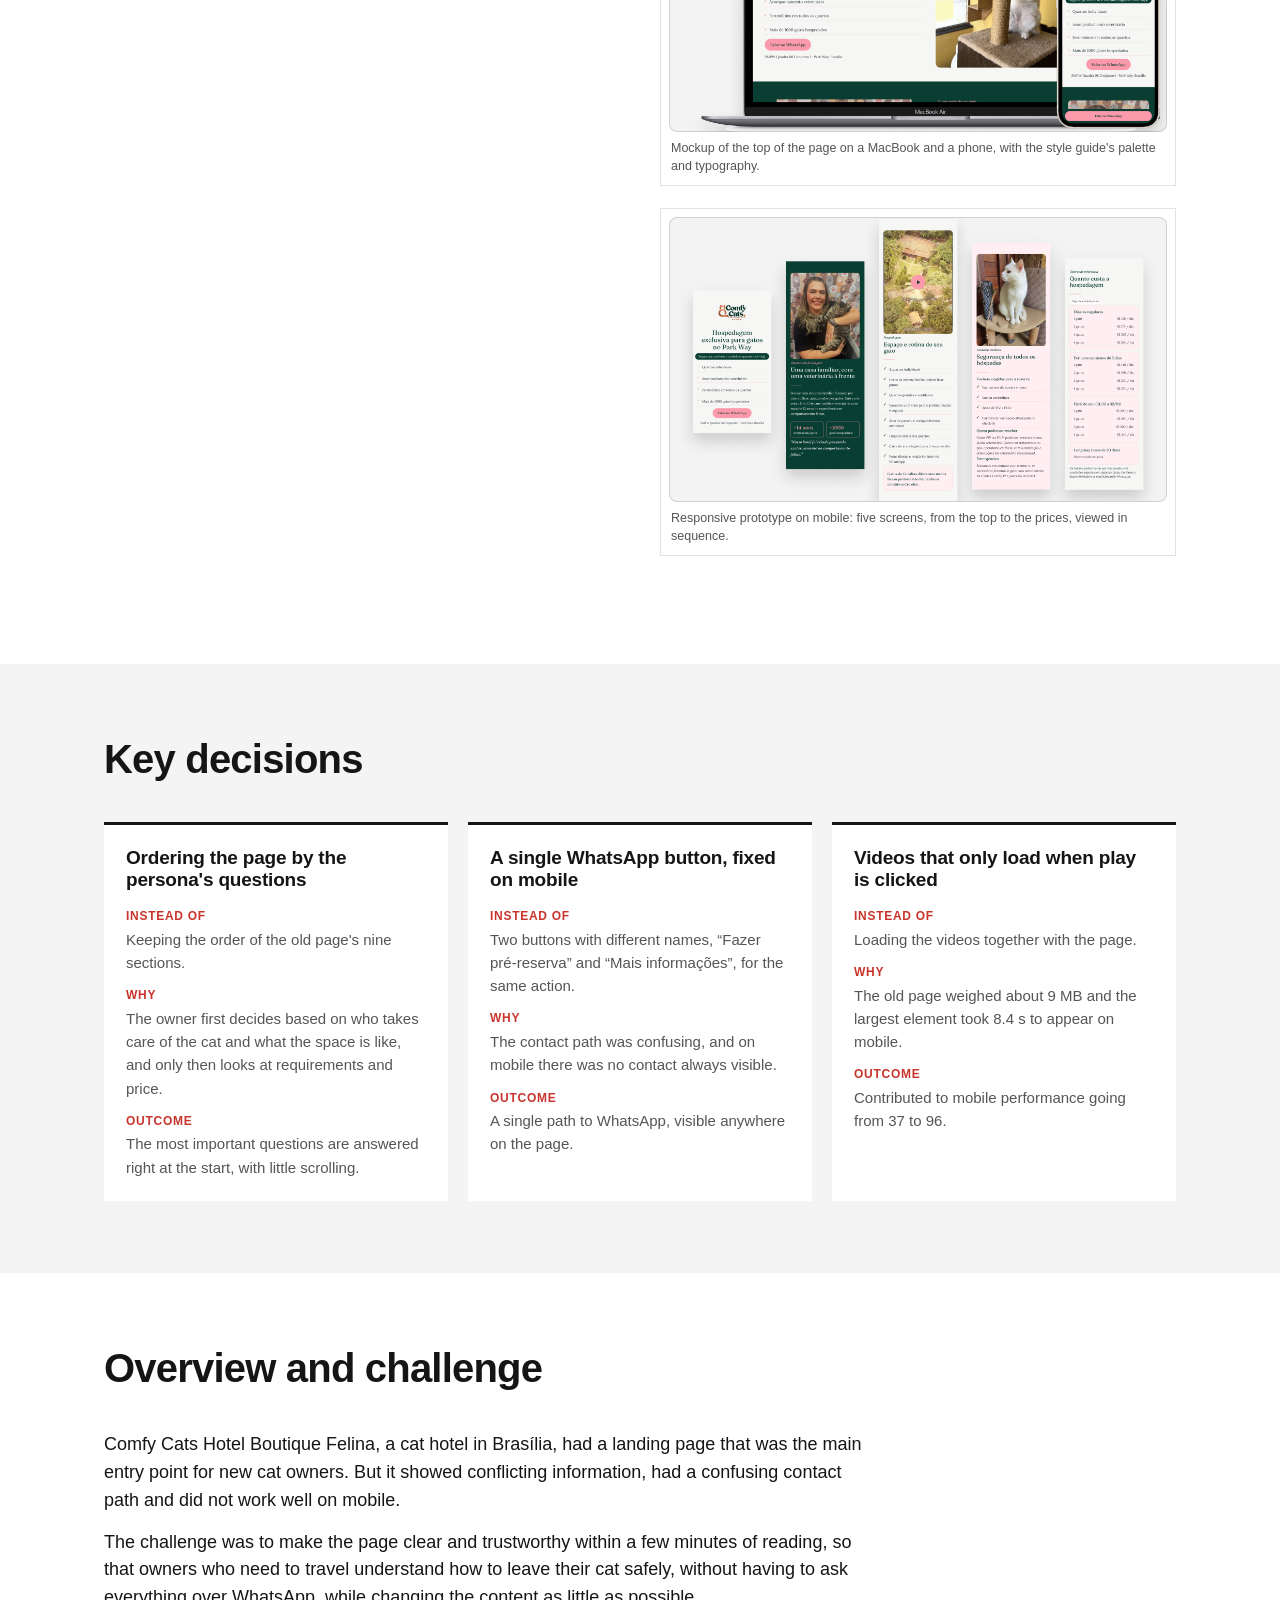
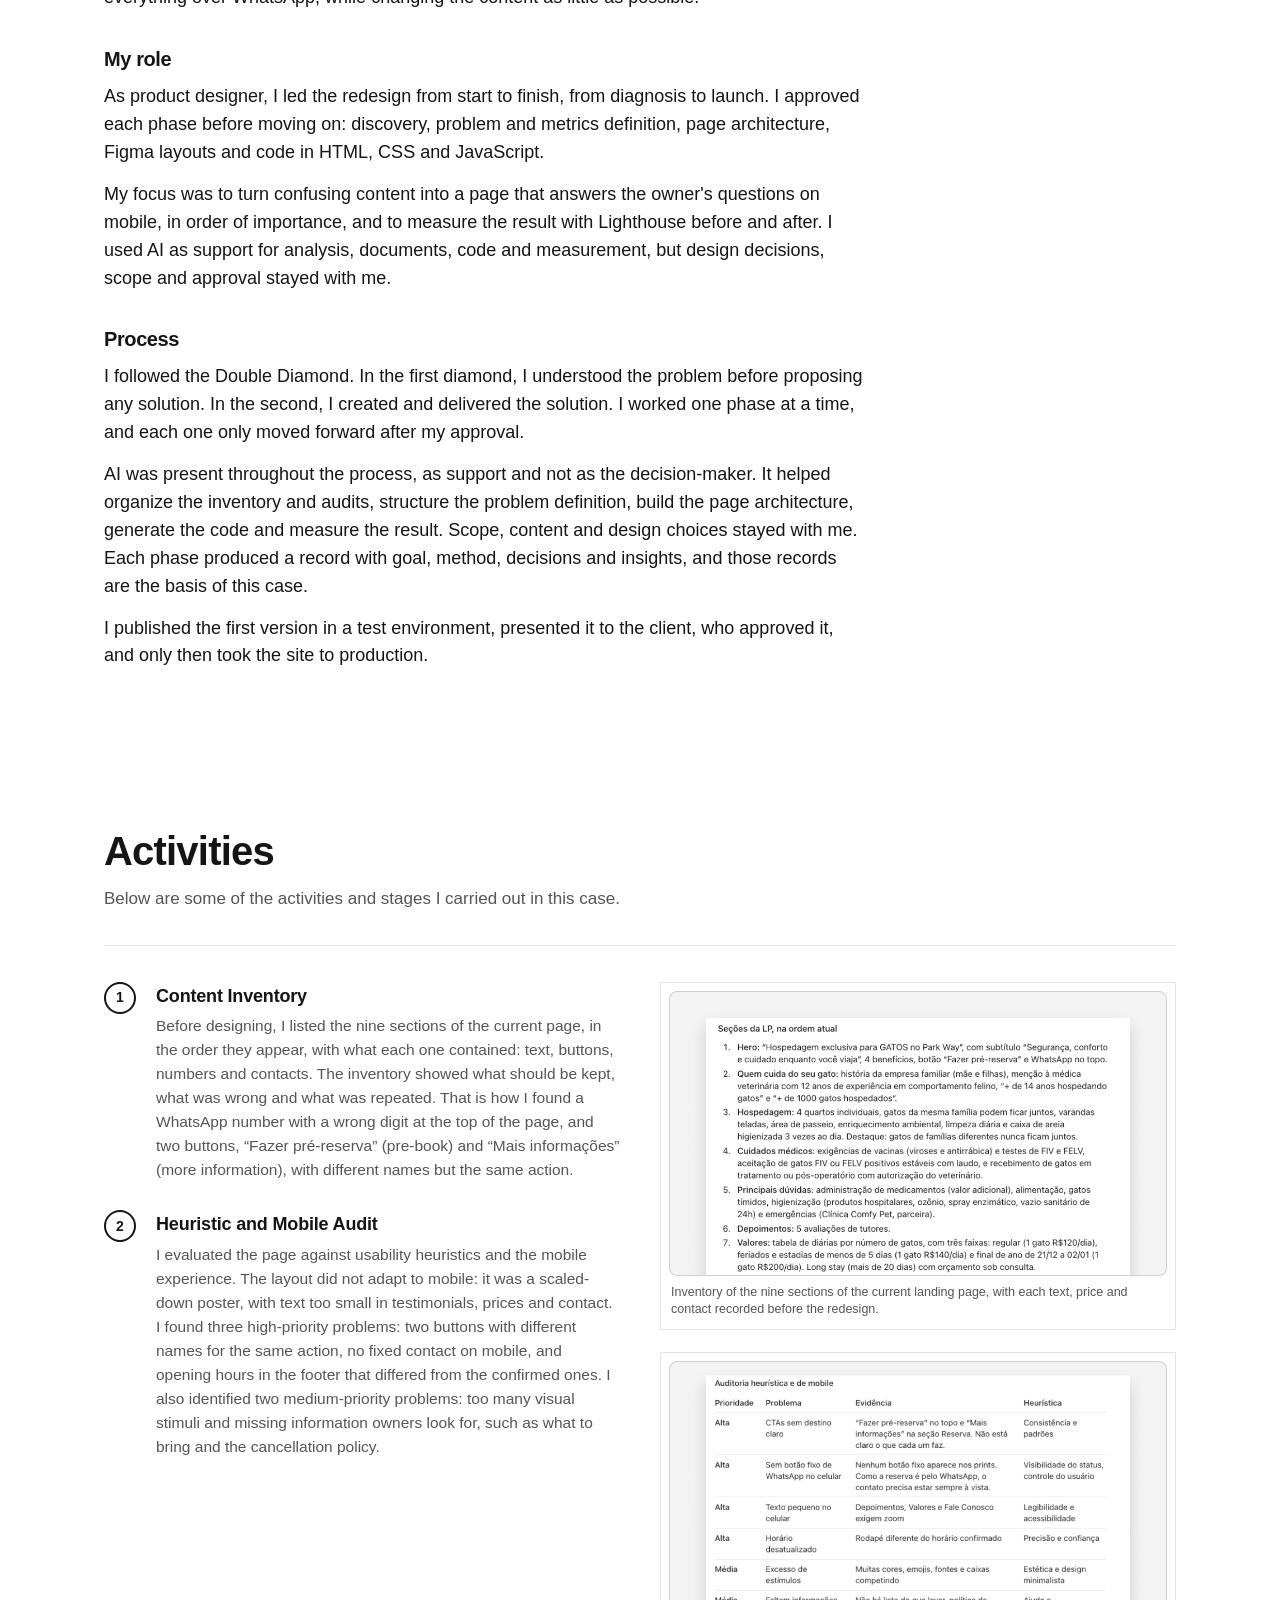
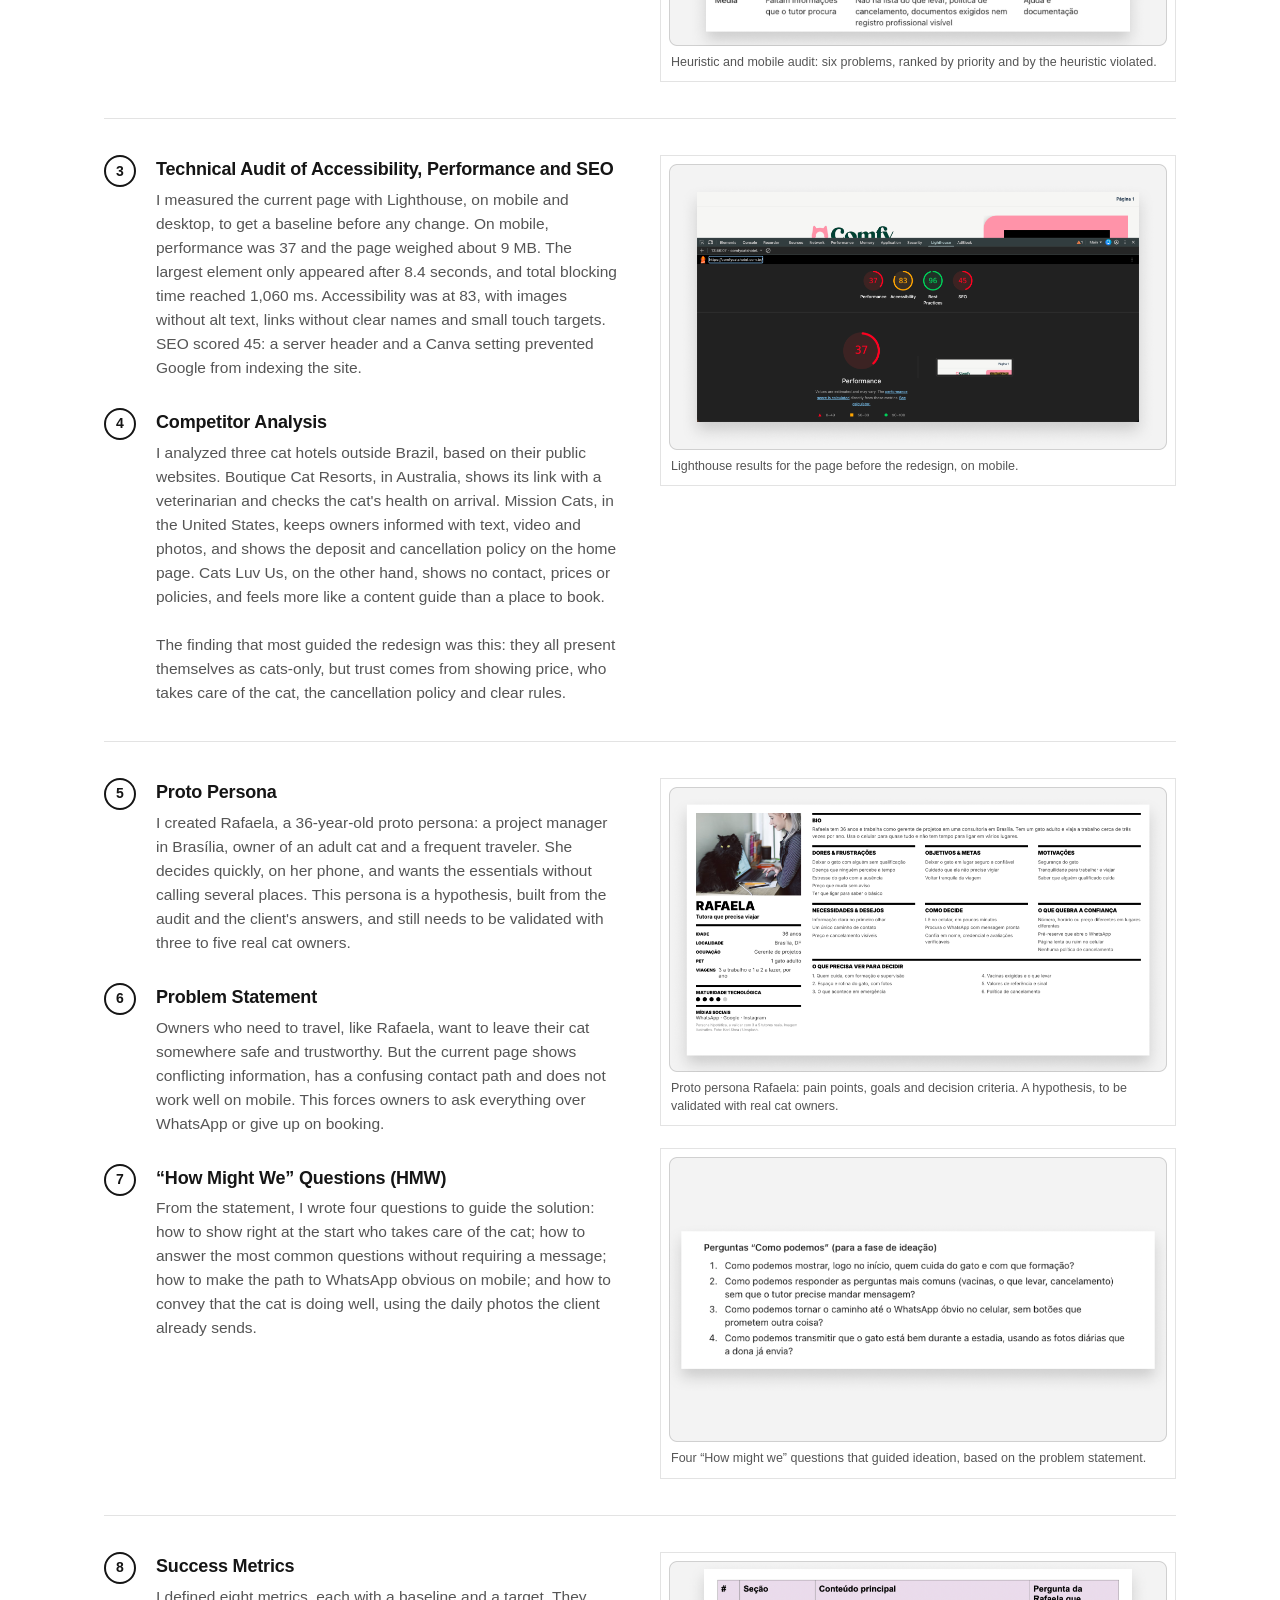
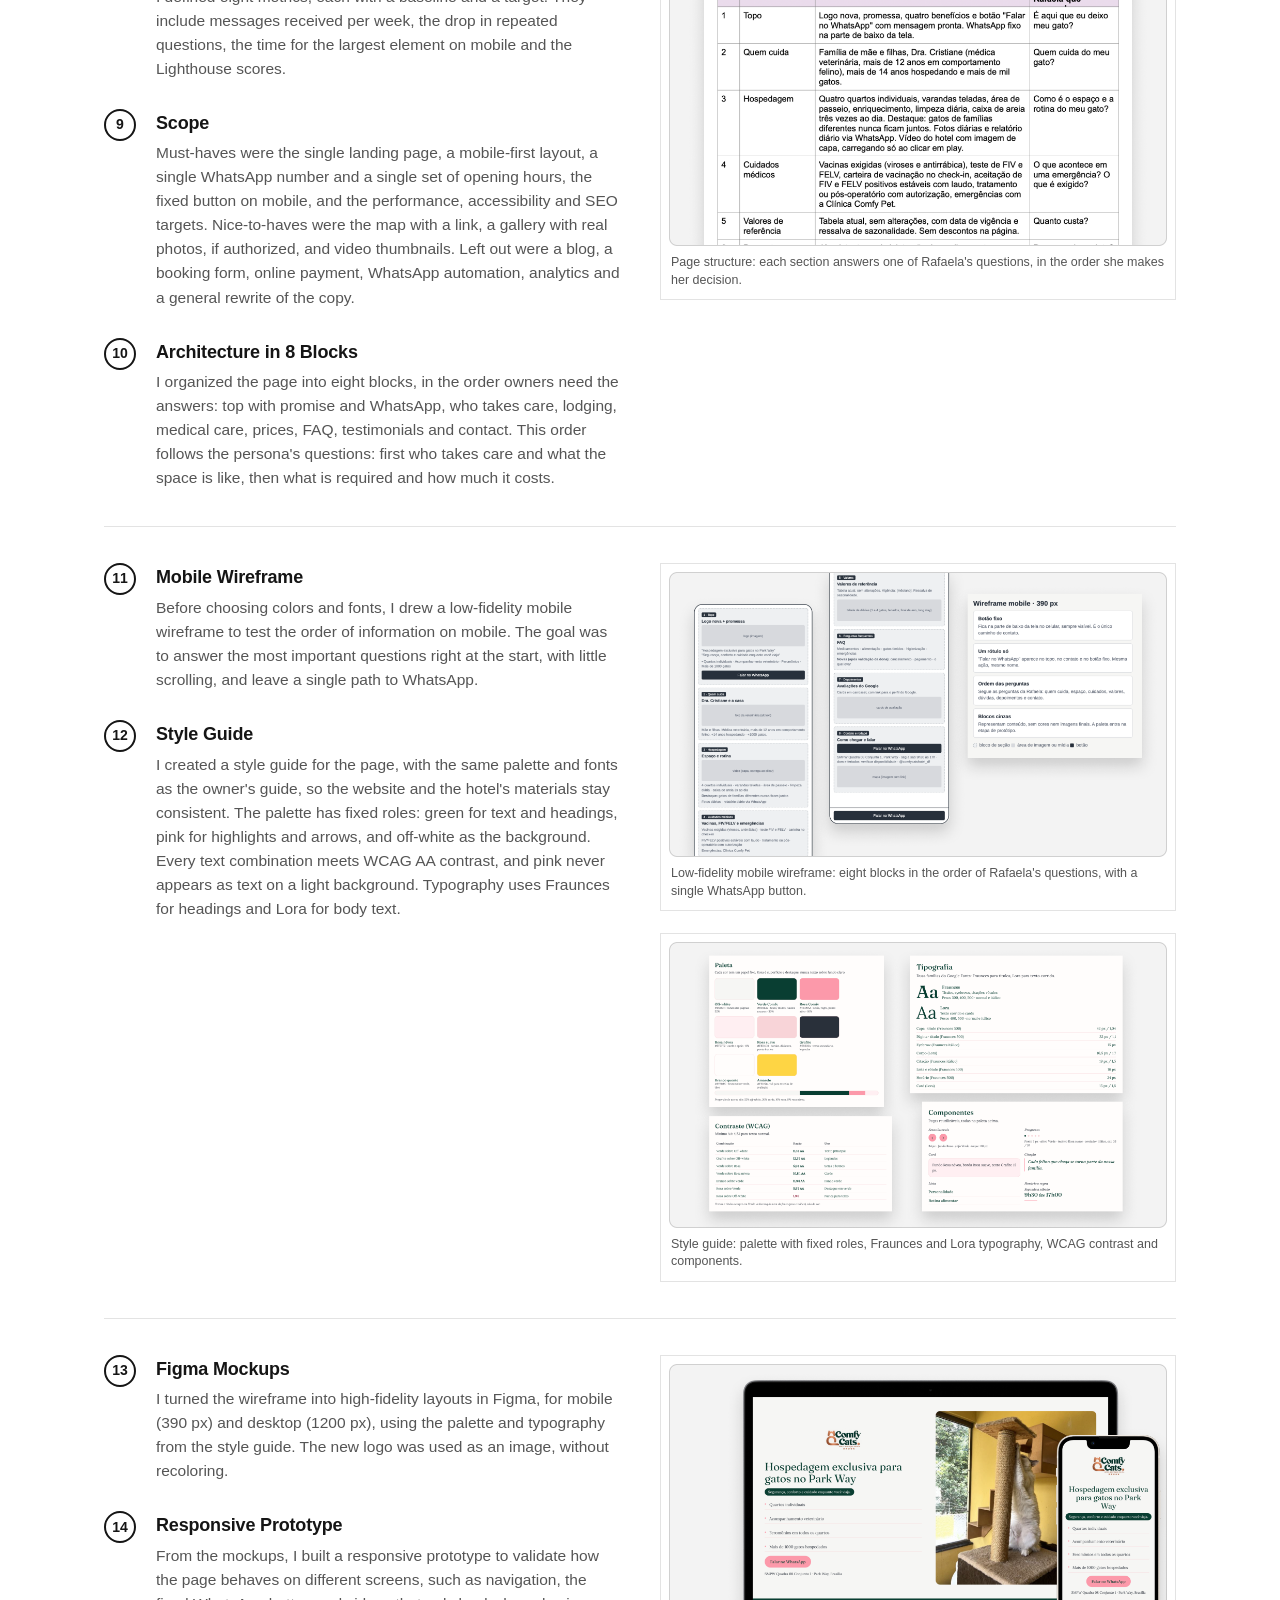
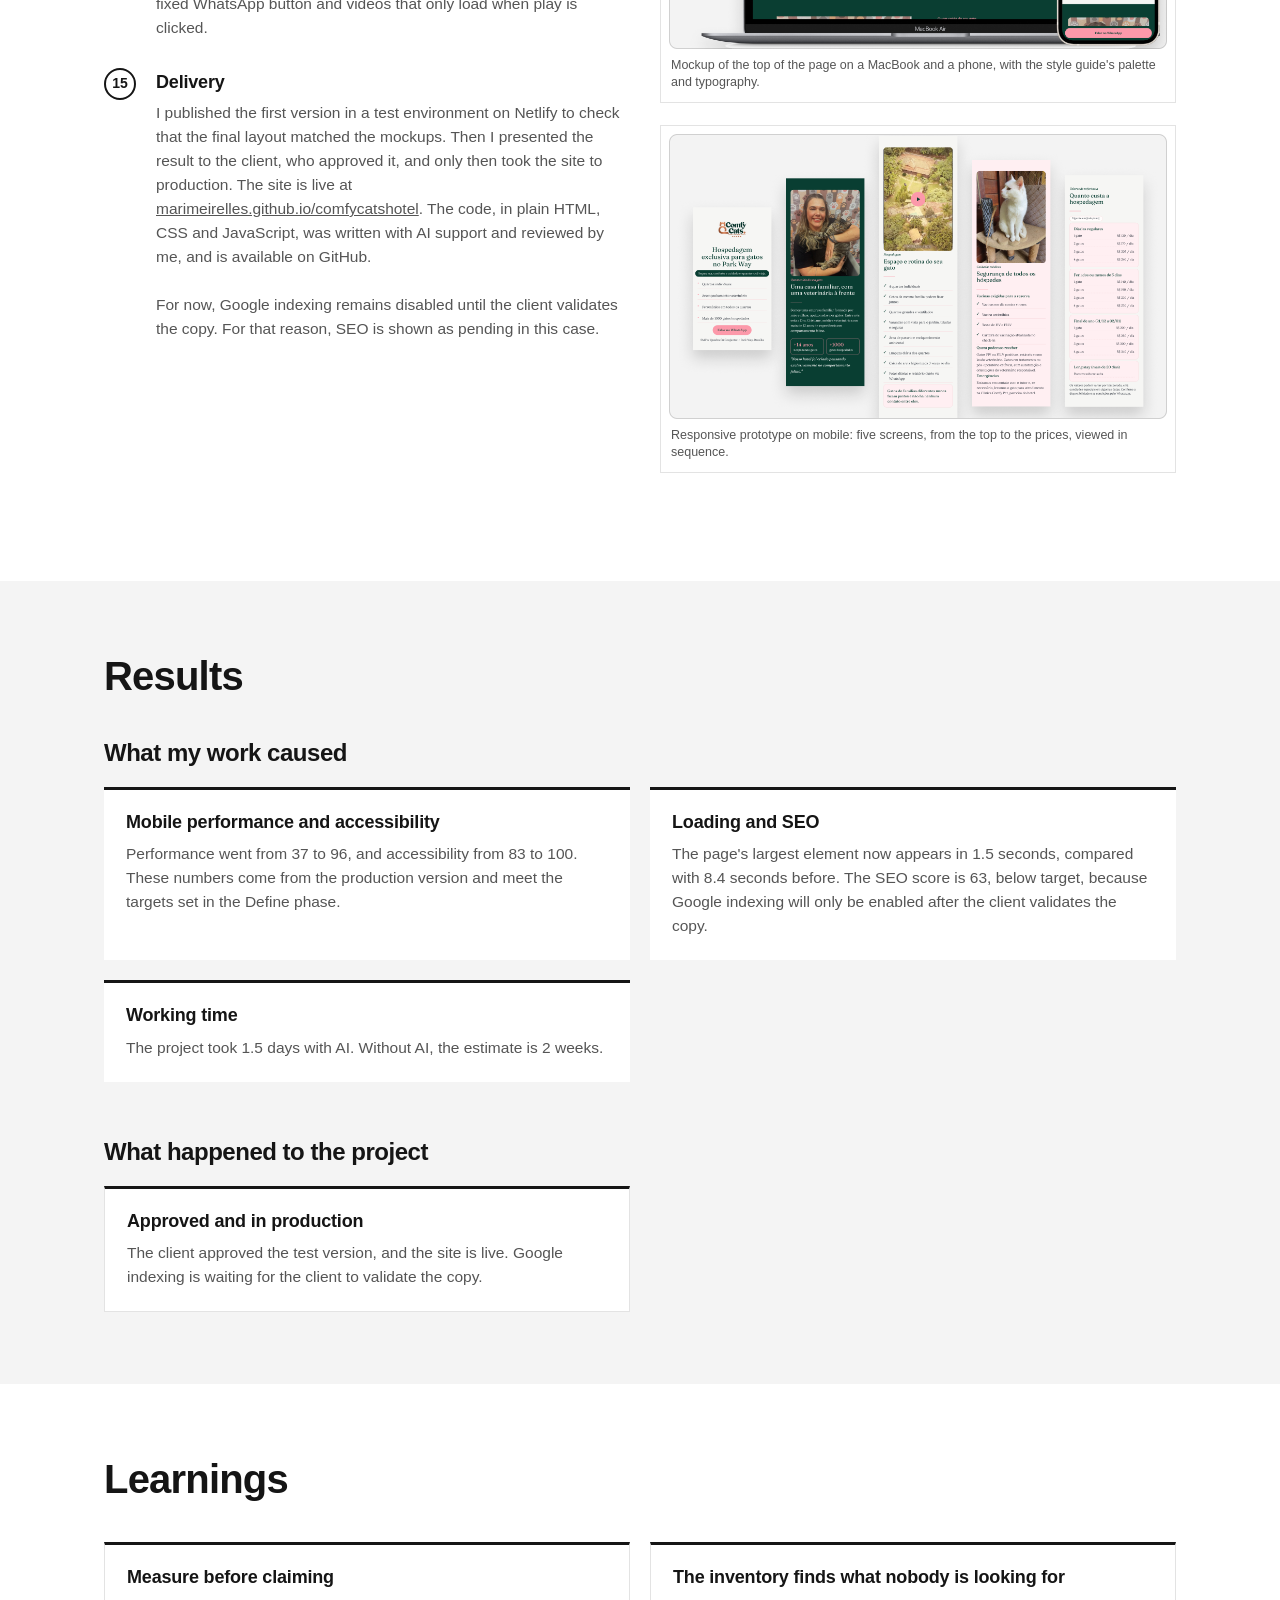
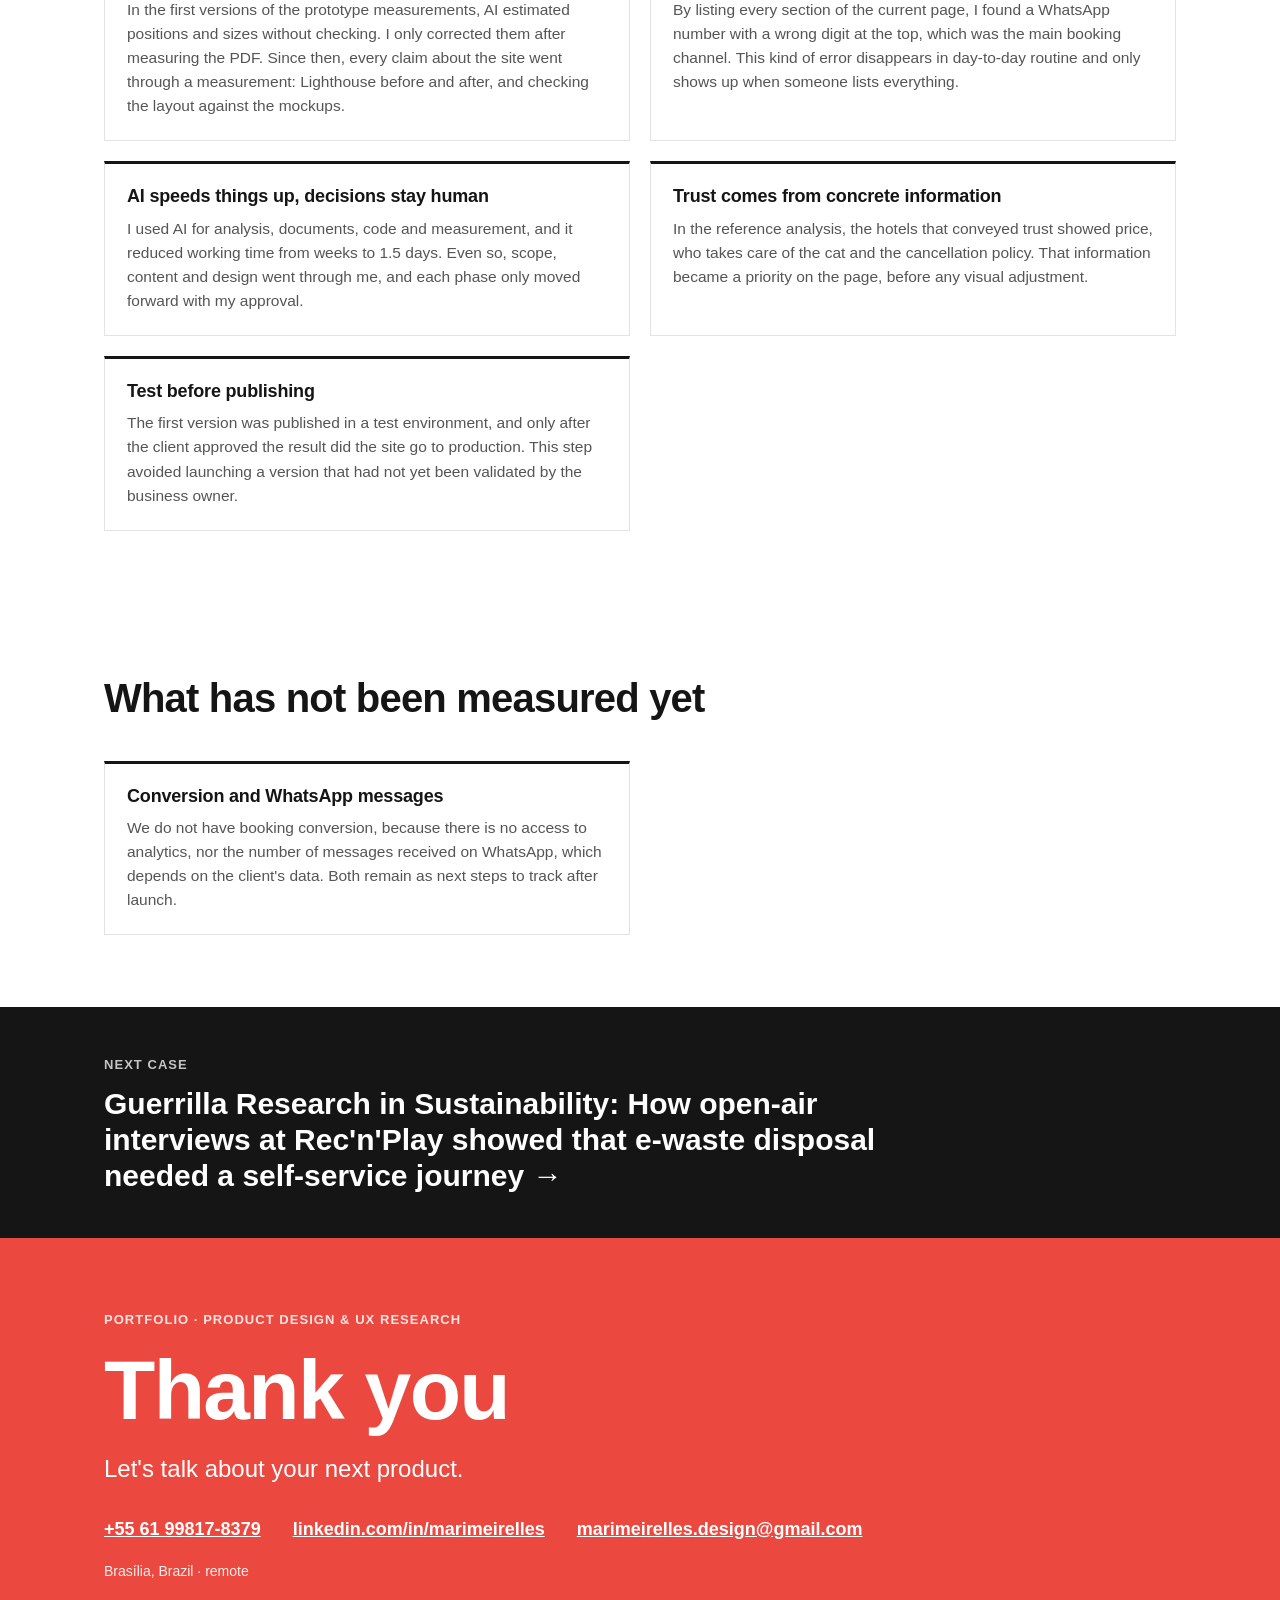
<file: en/comfy-cats-hotel.html>
<!DOCTYPE html>
<html lang="en">
<head>
<meta charset="utf-8">
<meta name="viewport" content="width=device-width, initial-scale=1">
<title>Redesigning a landing page with AI · Mariana Meirelles</title>
<meta name="description" content="Portfolio of Mariana Meirelles, Senior Product Designer and UX Researcher: Comfy Cats Hotel, TechBack BB, Glasu!, CertificaMed, Pix and Carteira bB case studies.">
<link rel="canonical" href="https://marimeirelles.github.io/works/en/comfy-cats-hotel.html">
<link rel="alternate" hreflang="pt-BR" href="https://marimeirelles.github.io/works/comfy-cats-hotel.html">
<link rel="alternate" hreflang="en" href="https://marimeirelles.github.io/works/en/comfy-cats-hotel.html">
<link rel="icon" type="image/png" href="../favicon.png">
<link rel="apple-touch-icon" href="../favicon.png">
<meta property="og:type" content="website">
<meta property="og:site_name" content="Mariana Meirelles">
<meta property="og:title" content="Redesigning a landing page with AI · Mariana Meirelles">
<meta property="og:description" content="Portfolio of Mariana Meirelles, Senior Product Designer and UX Researcher: Comfy Cats Hotel, TechBack BB, Glasu!, CertificaMed, Pix and Carteira bB case studies.">
<meta property="og:url" content="https://marimeirelles.github.io/works/en/comfy-cats-hotel.html">
<meta property="og:image" content="https://marimeirelles.github.io/works/img/og-en.png">
<meta property="og:image:width" content="1200">
<meta property="og:image:height" content="630">
<meta property="og:locale" content="en_US">
<meta name="twitter:card" content="summary_large_image">
<meta name="twitter:image" content="https://marimeirelles.github.io/works/img/og-en.png">
<link rel="stylesheet" href="../style.css">
<script src="../site.js" defer></script>
<script async src="https://www.googletagmanager.com/gtag/js?id=G-E2VLYBCHG3"></script>
<script>window.dataLayer=window.dataLayer||[];function gtag(){dataLayer.push(arguments);}gtag('js',new Date());gtag('config','G-E2VLYBCHG3');</script>
<script>(function(h,o,t,j,a,r){h.hj=h.hj||function(){(h.hj.q=h.hj.q||[]).push(arguments)};h._hjSettings={hjid:6856077,hjsv:6};a=o.getElementsByTagName('head')[0];r=o.createElement('script');r.async=1;r.src=t+h._hjSettings.hjid+j+h._hjSettings.hjsv;a.appendChild(r);})(window,document,'https://static.hotjar.com/c/hotjar-','.js?sv=');</script>
<script src="../analytics.js" defer></script>

</head>
<body>
<a class="skip" href="#main">Skip to content</a>
<header class="top"><div class="wrap bar">
<a class="brand" href="index.html">Mariana Meirelles</a>
<nav aria-label="Main">
<span class="links"><a href="index.html#cases">Cases</a><a href="index.html#como">How I work</a><a href="index.html#contato">Contact</a></span>
<details class="mnav"><summary>Menu</summary><div><a href="index.html#cases">Cases</a><a href="index.html#como">How I work</a><a href="index.html#contato">Contact</a></div></details>
<span class="lang"><a href="../comfy-cats-hotel.html" lang="pt" >PT</a><a href="comfy-cats-hotel.html" lang="en" aria-current="true">EN</a></span>
</nav></div></header>
<main id="main">
<section class="case-hero" id="topo"><div class="wrap">
<p class="crumb"><a href="index.html#cases">← All cases</a></p>
<p class="num">CASE 1 · COMFY CATS HOTEL · 2026</p>
<h1>Redesigning a landing page with AI</h1><p class="sub">From diagnosis to production in 1.5 days of work</p>
<ul class="tags"><li>AI-assisted design</li><li>Heuristic evaluation</li><li>Accessibility</li><li>Front-end</li></ul>
<dl class="facts"><div><dt>Role</dt><dd>Product designer and front-end (solo project)</dd></div><div><dt>Company</dt><dd>Petry Design</dd></div><div><dt>Client</dt><dd>Comfy Cats Hotel Boutique Felina (volunteer project)</dd></div><div><dt>Duration</dt><dd>1.5 days with AI</dd></div></dl>
<dl class="metrics"><div><dt>1.5 days</dt><dd>Working time with AI, from diagnosis to launch</dd></div><div><dt>37 → 96</dt><dd>Mobile performance, measured in Lighthouse, before and after</dd></div><div><dt>8.4 s → 1.5 s</dt><dd>Time for the largest element to appear on mobile</dd></div></dl><a class="btn live" href="https://marimeirelles.github.io/comfycatshotel/" target="_blank" rel="noopener">See the live site <span aria-hidden="true">↗</span></a>
</div></section>
<nav class="toc" aria-label="On this page"><div class="wrap"><span class="toc-l">On this page</span><a href="#resumo">Summary</a><a href="#solucao">Solution</a><a href="#decisoes">Decisions</a><a href="#contexto">Context</a><a href="#processo">Process</a><a href="#resultados">Results</a><a href="#aprendizados">Learnings</a></div></nav>
<section class="tldr" id="resumo"><div class="wrap"><h2>30-second summary</h2><div class="tldr-grid"><div><h3>Problem</h3><p>The hotel's landing page, the main entry point for new cat owners, showed conflicting information, had a confusing contact path and did not work well on mobile.</p></div><div><h3>What I did</h3><p>I led the redesign on my own, with AI as support, following the Double Diamond: inventory, audits, proto persona, architecture, wireframe, style guide, Figma mockups and code in HTML, CSS and JavaScript.</p></div><div><h3>Result</h3><p>Mobile performance from 37 to 96, accessibility from 83 to 100 and largest element in 1.5 s (previously 8.4 s), in 1.5 days of work and approved by the client before going to production.</p></div></div></div></section>
<section class="sec sol" id="solucao"><div class="wrap"><h2>The solution</h2><p class="subt">A mobile-first landing page that answers the owner's questions in the order they decide</p><div class="block first"><div class="prose"><p>Eight blocks, from the top section with the promise and WhatsApp down to contact, with a single path to reach the hotel and a fixed button on mobile. Conflicting information was corrected, and the page became light and accessible.</p><p>The site was approved by the client and is in production.</p></div><div class="figs"><figure><a class="zoom" href="../img/comfy-mockups.png" data-cap="Mockup of the top of the page on a MacBook and a phone, with the style guide&#x27;s palette and typography." aria-label="Open larger image"><img src="../img/comfy-mockups.png" alt="Home page mockup on MacBook and phone, with the top section, benefits and WhatsApp button." loading="lazy" width="964" height="552"></a><figcaption>Mockup of the top of the page on a MacBook and a phone, with the style guide's palette and typography.</figcaption></figure><figure><a class="zoom" href="../img/comfy-prototipo.png" data-cap="Responsive prototype on mobile: five screens, from the top to the prices, viewed in sequence." aria-label="Open larger image"><img src="../img/comfy-prototipo.png" alt="Five screens of the mobile prototype, from the top to the prices, with photos and WhatsApp button." loading="lazy" width="964" height="552"></a><figcaption>Responsive prototype on mobile: five screens, from the top to the prices, viewed in sequence.</figcaption></figure></div></div></div></section>
<section class="sec gray" id="decisoes"><div class="wrap"><h2>Key decisions</h2><div class="grid3"><div class="card dec"><h3>Ordering the page by the persona's questions</h3><dl><div><dt>Instead of</dt><dd>Keeping the order of the old page's nine sections.</dd></div><div><dt>Why</dt><dd>The owner first decides based on who takes care of the cat and what the space is like, and only then looks at requirements and price.</dd></div><div><dt>Outcome</dt><dd>The most important questions are answered right at the start, with little scrolling.</dd></div></dl></div><div class="card dec"><h3>A single WhatsApp button, fixed on mobile</h3><dl><div><dt>Instead of</dt><dd>Two buttons with different names, “Fazer pré-reserva” and “Mais informações”, for the same action.</dd></div><div><dt>Why</dt><dd>The contact path was confusing, and on mobile there was no contact always visible.</dd></div><div><dt>Outcome</dt><dd>A single path to WhatsApp, visible anywhere on the page.</dd></div></dl></div><div class="card dec"><h3>Videos that only load when play is clicked</h3><dl><div><dt>Instead of</dt><dd>Loading the videos together with the page.</dd></div><div><dt>Why</dt><dd>The old page weighed about 9 MB and the largest element took 8.4 s to appear on mobile.</dd></div><div><dt>Outcome</dt><dd>Contributed to mobile performance going from 37 to 96.</dd></div></dl></div></div></div></section>
<section class="sec" id="contexto"><div class="wrap"><div class="prose narrow"><h2>Overview and challenge</h2><p>Comfy Cats Hotel Boutique Felina, a cat hotel in Brasília, had a landing page that was the main entry point for new cat owners. But it showed conflicting information, had a confusing contact path and did not work well on mobile.</p><p>The challenge was to make the page clear and trustworthy within a few minutes of reading, so that owners who need to travel understand how to leave their cat safely, without having to ask everything over WhatsApp, while changing the content as little as possible.</p>
<h3>My role</h3><p>As product designer, I led the redesign from start to finish, from diagnosis to launch. I approved each phase before moving on: discovery, problem and metrics definition, page architecture, Figma layouts and code in HTML, CSS and JavaScript.</p><p>My focus was to turn confusing content into a page that answers the owner's questions on mobile, in order of importance, and to measure the result with Lighthouse before and after. I used AI as support for analysis, documents, code and measurement, but design decisions, scope and approval stayed with me.</p><h3>Process</h3><p>I followed the Double Diamond. In the first diamond, I understood the problem before proposing any solution. In the second, I created and delivered the solution. I worked one phase at a time, and each one only moved forward after my approval.</p><p>AI was present throughout the process, as support and not as the decision-maker. It helped organize the inventory and audits, structure the problem definition, build the page architecture, generate the code and measure the result. Scope, content and design choices stayed with me. Each phase produced a record with goal, method, decisions and insights, and those records are the basis of this case.</p><p>I published the first version in a test environment, presented it to the client, who approved it, and only then took the site to production.</p></div></div></section>
<section class="sec" id="processo"><div class="wrap"><h2>Activities</h2><p class="hint">Below are some of the activities and stages I carried out in this case.</p><div class="block"><ol class="acts"><li><span class="n" aria-hidden="true">1</span><div><h3>Content Inventory</h3><div class="txt">Before designing, I listed the nine sections of the current page, in the order they appear, with what each one contained: text, buttons, numbers and contacts. The inventory showed what should be kept, what was wrong and what was repeated. That is how I found a WhatsApp number with a wrong digit at the top of the page, and two buttons, “Fazer pré-reserva” (pre-book) and “Mais informações” (more information), with different names but the same action.</div></div></li><li><span class="n" aria-hidden="true">2</span><div><h3>Heuristic and Mobile Audit</h3><div class="txt">I evaluated the page against usability heuristics and the mobile experience. The layout did not adapt to mobile: it was a scaled-down poster, with text too small in testimonials, prices and contact. I found three high-priority problems: two buttons with different names for the same action, no fixed contact on mobile, and opening hours in the footer that differed from the confirmed ones. I also identified two medium-priority problems: too many visual stimuli and missing information owners look for, such as what to bring and the cancellation policy.</div></div></li></ol><div class="figs"><figure><a class="zoom" href="../img/comfy-inventario.png" data-cap="Inventory of the nine sections of the current landing page, with each text, price and contact recorded before the redesign." aria-label="Open larger image"><img src="../img/comfy-inventario.png" alt="List of the nine sections of the current landing page, with hero, lodging, prices and contacts." loading="lazy" width="964" height="552"></a><figcaption>Inventory of the nine sections of the current landing page, with each text, price and contact recorded before the redesign.</figcaption></figure><figure><a class="zoom" href="../img/comfy-auditoria-heuristica.png" data-cap="Heuristic and mobile audit: six problems, ranked by priority and by the heuristic violated." aria-label="Open larger image"><img src="../img/comfy-auditoria-heuristica.png" alt="Table with six audit problems, with the priority, evidence and heuristic for each one." loading="lazy" width="964" height="552"></a><figcaption>Heuristic and mobile audit: six problems, ranked by priority and by the heuristic violated.</figcaption></figure></div></div><div class="block"><ol class="acts"><li><span class="n" aria-hidden="true">3</span><div><h3>Technical Audit of Accessibility, Performance and SEO</h3><div class="txt">I measured the current page with Lighthouse, on mobile and desktop, to get a baseline before any change. On mobile, performance was 37 and the page weighed about 9 MB. The largest element only appeared after 8.4 seconds, and total blocking time reached 1,060 ms. Accessibility was at 83, with images without alt text, links without clear names and small touch targets. SEO scored 45: a server header and a Canva setting prevented Google from indexing the site.</div></div></li><li><span class="n" aria-hidden="true">4</span><div><h3>Competitor Analysis</h3><div class="txt">I analyzed three cat hotels outside Brazil, based on their public websites. Boutique Cat Resorts, in Australia, shows its link with a veterinarian and checks the cat's health on arrival. Mission Cats, in the United States, keeps owners informed with text, video and photos, and shows the deposit and cancellation policy on the home page. Cats Luv Us, on the other hand, shows no contact, prices or policies, and feels more like a content guide than a place to book.<br><br>The finding that most guided the redesign was this: they all present themselves as cats-only, but trust comes from showing price, who takes care of the cat, the cancellation policy and clear rules.</div></div></li></ol><div class="figs"><figure><a class="zoom" href="../img/comfy-lighthouse-antes.png" data-cap="Lighthouse results for the page before the redesign, on mobile." aria-label="Open larger image"><img src="../img/comfy-lighthouse-antes.png" alt="Lighthouse on mobile, before the redesign: performance 37, accessibility 83 and SEO 45." loading="lazy" width="964" height="552"></a><figcaption>Lighthouse results for the page before the redesign, on mobile.</figcaption></figure></div></div><div class="block"><ol class="acts"><li><span class="n" aria-hidden="true">5</span><div><h3>Proto Persona</h3><div class="txt">I created Rafaela, a 36-year-old proto persona: a project manager in Brasília, owner of an adult cat and a frequent traveler. She decides quickly, on her phone, and wants the essentials without calling several places. This persona is a hypothesis, built from the audit and the client's answers, and still needs to be validated with three to five real cat owners.</div></div></li><li><span class="n" aria-hidden="true">6</span><div><h3>Problem Statement</h3><div class="txt">Owners who need to travel, like Rafaela, want to leave their cat somewhere safe and trustworthy. But the current page shows conflicting information, has a confusing contact path and does not work well on mobile. This forces owners to ask everything over WhatsApp or give up on booking.</div></div></li><li><span class="n" aria-hidden="true">7</span><div><h3>“How Might We” Questions (HMW)</h3><div class="txt">From the statement, I wrote four questions to guide the solution: how to show right at the start who takes care of the cat; how to answer the most common questions without requiring a message; how to make the path to WhatsApp obvious on mobile; and how to convey that the cat is doing well, using the daily photos the client already sends.</div></div></li></ol><div class="figs"><figure><a class="zoom" href="../img/comfy-proto-persona.png" data-cap="Proto persona Rafaela: pain points, goals and decision criteria. A hypothesis, to be validated with real cat owners." aria-label="Open larger image"><img src="../img/comfy-proto-persona.png" alt="Proto persona sheet for Rafaela, with details, pain points, goals, motivations and decision criteria." loading="lazy" width="964" height="552"></a><figcaption>Proto persona Rafaela: pain points, goals and decision criteria. A hypothesis, to be validated with real cat owners.</figcaption></figure><figure><a class="zoom" href="../img/comfy-como-podemos.png" data-cap="Four “How might we” questions that guided ideation, based on the problem statement." aria-label="Open larger image"><img src="../img/comfy-como-podemos.png" alt="Four “How might we” questions about trust, common questions, mobile contact and daily photos." loading="lazy" width="964" height="552"></a><figcaption>Four “How might we” questions that guided ideation, based on the problem statement.</figcaption></figure></div></div><div class="block"><ol class="acts"><li><span class="n" aria-hidden="true">8</span><div><h3>Success Metrics</h3><div class="txt">I defined eight metrics, each with a baseline and a target. They include messages received per week, the drop in repeated questions, the time for the largest element on mobile and the Lighthouse scores.</div></div></li><li><span class="n" aria-hidden="true">9</span><div><h3>Scope</h3><div class="txt">Must-haves were the single landing page, a mobile-first layout, a single WhatsApp number and a single set of opening hours, the fixed button on mobile, and the performance, accessibility and SEO targets. Nice-to-haves were the map with a link, a gallery with real photos, if authorized, and video thumbnails. Left out were a blog, a booking form, online payment, WhatsApp automation, analytics and a general rewrite of the copy.</div></div></li><li><span class="n" aria-hidden="true">10</span><div><h3>Architecture in 8 Blocks</h3><div class="txt">I organized the page into eight blocks, in the order owners need the answers: top with promise and WhatsApp, who takes care, lodging, medical care, prices, FAQ, testimonials and contact. This order follows the persona's questions: first who takes care and what the space is like, then what is required and how much it costs.</div></div></li></ol><div class="figs"><figure><a class="zoom" href="../img/comfy-arquitetura.png" data-cap="Page structure: each section answers one of Rafaela&#x27;s questions, in the order she makes her decision." aria-label="Open larger image"><img src="../img/comfy-arquitetura.png" alt="Table with the page sections, their content and the question from Rafaela that each one answers." loading="lazy" width="964" height="552"></a><figcaption>Page structure: each section answers one of Rafaela's questions, in the order she makes her decision.</figcaption></figure></div></div><div class="block"><ol class="acts"><li><span class="n" aria-hidden="true">11</span><div><h3>Mobile Wireframe</h3><div class="txt">Before choosing colors and fonts, I drew a low-fidelity mobile wireframe to test the order of information on mobile. The goal was to answer the most important questions right at the start, with little scrolling, and leave a single path to WhatsApp.</div></div></li><li><span class="n" aria-hidden="true">12</span><div><h3>Style Guide</h3><div class="txt">I created a style guide for the page, with the same palette and fonts as the owner's guide, so the website and the hotel's materials stay consistent. The palette has fixed roles: green for text and headings, pink for highlights and arrows, and off-white as the background. Every text combination meets WCAG AA contrast, and pink never appears as text on a light background. Typography uses Fraunces for headings and Lora for body text.</div></div></li></ol><div class="figs"><figure><a class="zoom" href="../img/comfy-wireframe-mobile.png" data-cap="Low-fidelity mobile wireframe: eight blocks in the order of Rafaela&#x27;s questions, with a single WhatsApp button." aria-label="Open larger image"><img src="../img/comfy-wireframe-mobile.png" alt="Low-fidelity mobile wireframe, with eight blocks and a fixed WhatsApp button." loading="lazy" width="964" height="552"></a><figcaption>Low-fidelity mobile wireframe: eight blocks in the order of Rafaela's questions, with a single WhatsApp button.</figcaption></figure><figure><a class="zoom" href="../img/comfy-guia-de-estilo.png" data-cap="Style guide: palette with fixed roles, Fraunces and Lora typography, WCAG contrast and components." aria-label="Open larger image"><img src="../img/comfy-guia-de-estilo.png" alt="Four blocks of the style guide: palette, typography, contrast and site components." loading="lazy" width="964" height="552"></a><figcaption>Style guide: palette with fixed roles, Fraunces and Lora typography, WCAG contrast and components.</figcaption></figure></div></div><div class="block"><ol class="acts"><li><span class="n" aria-hidden="true">13</span><div><h3>Figma Mockups</h3><div class="txt">I turned the wireframe into high-fidelity layouts in Figma, for mobile (390 px) and desktop (1200 px), using the palette and typography from the style guide. The new logo was used as an image, without recoloring.</div></div></li><li><span class="n" aria-hidden="true">14</span><div><h3>Responsive Prototype</h3><div class="txt">From the mockups, I built a responsive prototype to validate how the page behaves on different screens, such as navigation, the fixed WhatsApp button and videos that only load when play is clicked.</div></div></li><li><span class="n" aria-hidden="true">15</span><div><h3>Delivery</h3><div class="txt">I published the first version in a test environment on Netlify to check that the final layout matched the mockups. Then I presented the result to the client, who approved it, and only then took the site to production. The site is live at <a href="https://marimeirelles.github.io/comfycatshotel/" target="_blank" rel="noopener">marimeirelles.github.io/comfycatshotel</a>. The code, in plain HTML, CSS and JavaScript, was written with AI support and reviewed by me, and is available on GitHub.<br><br>For now, Google indexing remains disabled until the client validates the copy. For that reason, SEO is shown as pending in this case.</div></div></li></ol><div class="figs"><figure><a class="zoom" href="../img/comfy-mockups.png" data-cap="Mockup of the top of the page on a MacBook and a phone, with the style guide&#x27;s palette and typography." aria-label="Open larger image"><img src="../img/comfy-mockups.png" alt="Home page mockup on MacBook and phone, with the top section, benefits and WhatsApp button." loading="lazy" width="964" height="552"></a><figcaption>Mockup of the top of the page on a MacBook and a phone, with the style guide's palette and typography.</figcaption></figure><figure><a class="zoom" href="../img/comfy-prototipo.png" data-cap="Responsive prototype on mobile: five screens, from the top to the prices, viewed in sequence." aria-label="Open larger image"><img src="../img/comfy-prototipo.png" alt="Five screens of the mobile prototype, from the top to the prices, with photos and WhatsApp button." loading="lazy" width="964" height="552"></a><figcaption>Responsive prototype on mobile: five screens, from the top to the prices, viewed in sequence.</figcaption></figure></div></div></div></section>
<section class="sec gray" id="resultados"><div class="wrap"><h2>Results</h2><h3 class="h3 sub0">What my work caused</h3><div class="grid2"><div class="card"><h3>Mobile performance and accessibility</h3><p>Performance went from 37 to 96, and accessibility from 83 to 100. These numbers come from the production version and meet the targets set in the Define phase.</p></div><div class="card"><h3>Loading and SEO</h3><p>The page's largest element now appears in 1.5 seconds, compared with 8.4 seconds before. The SEO score is 63, below target, because Google indexing will only be enabled after the client validates the copy.</p></div><div class="card"><h3>Working time</h3><p>The project took 1.5 days with AI. Without AI, the estimate is 2 weeks.</p></div></div><h3 class="h3">What happened to the project</h3><div class="grid2"><div class="card line"><h3>Approved and in production</h3><p>The client approved the test version, and the site is live. Google indexing is waiting for the client to validate the copy.</p></div></div></div></section>
<section class="sec" id="aprendizados"><div class="wrap"><h2>Learnings</h2><div class="grid2"><div class="card line"><h3>Measure before claiming</h3><p>In the first versions of the prototype measurements, AI estimated positions and sizes without checking. I only corrected them after measuring the PDF. Since then, every claim about the site went through a measurement: Lighthouse before and after, and checking the layout against the mockups.</p></div><div class="card line"><h3>The inventory finds what nobody is looking for</h3><p>By listing every section of the current page, I found a WhatsApp number with a wrong digit at the top, which was the main booking channel. This kind of error disappears in day-to-day routine and only shows up when someone lists everything.</p></div><div class="card line"><h3>AI speeds things up, decisions stay human</h3><p>I used AI for analysis, documents, code and measurement, and it reduced working time from weeks to 1.5 days. Even so, scope, content and design went through me, and each phase only moved forward with my approval.</p></div><div class="card line"><h3>Trust comes from concrete information</h3><p>In the reference analysis, the hotels that conveyed trust showed price, who takes care of the cat and the cancellation policy. That information became a priority on the page, before any visual adjustment.</p></div><div class="card line"><h3>Test before publishing</h3><p>The first version was published in a test environment, and only after the client approved the result did the site go to production. This step avoided launching a version that had not yet been validated by the business owner.</p></div></div></div></section>
<section class="sec"><div class="wrap"><h2>What has not been measured yet</h2><div class="grid2"><div class="card line"><h3>Conversion and WhatsApp messages</h3><p>We do not have booking conversion, because there is no access to analytics, nor the number of messages received on WhatsApp, which depends on the client's data. Both remain as next steps to track after launch.</p></div></div></div></section>
<section class="next"><div class="wrap"><a href="techback-bb.html"><span>Next case</span><strong>Guerrilla Research in Sustainability: How open-air interviews at Rec'n'Play showed that e-waste disposal needed a self-service journey <span aria-hidden="true">→</span></strong></a></div></section>
<a class="totop" href="#main" aria-label="Back to top">↑</a>
<dialog class="lb" aria-label="Open larger image"><button class="lb-x" type="button">Close ✕</button><img alt=""><p></p></dialog>
</main>
<footer id="contato" class="foot"><div class="wrap">
<p class="kicker light">PORTFOLIO · PRODUCT DESIGN & UX RESEARCH</p>
<h2>Thank you</h2><p class="talk">Let's talk about your next product.</p>
<ul class="contact">
<li><a href="tel:+5561998178379">+55 61 99817-8379</a></li>
<li><a href="https://linkedin.com/in/marimeirelles" target="_blank" rel="noopener">linkedin.com/in/marimeirelles</a></li>
<li><a href="mailto:marimeirelles.design@gmail.com">marimeirelles.design@gmail.com</a></li>
</ul><p class="loc">Brasília, Brazil · remote</p></div></footer>
</body>
</html>
</file>
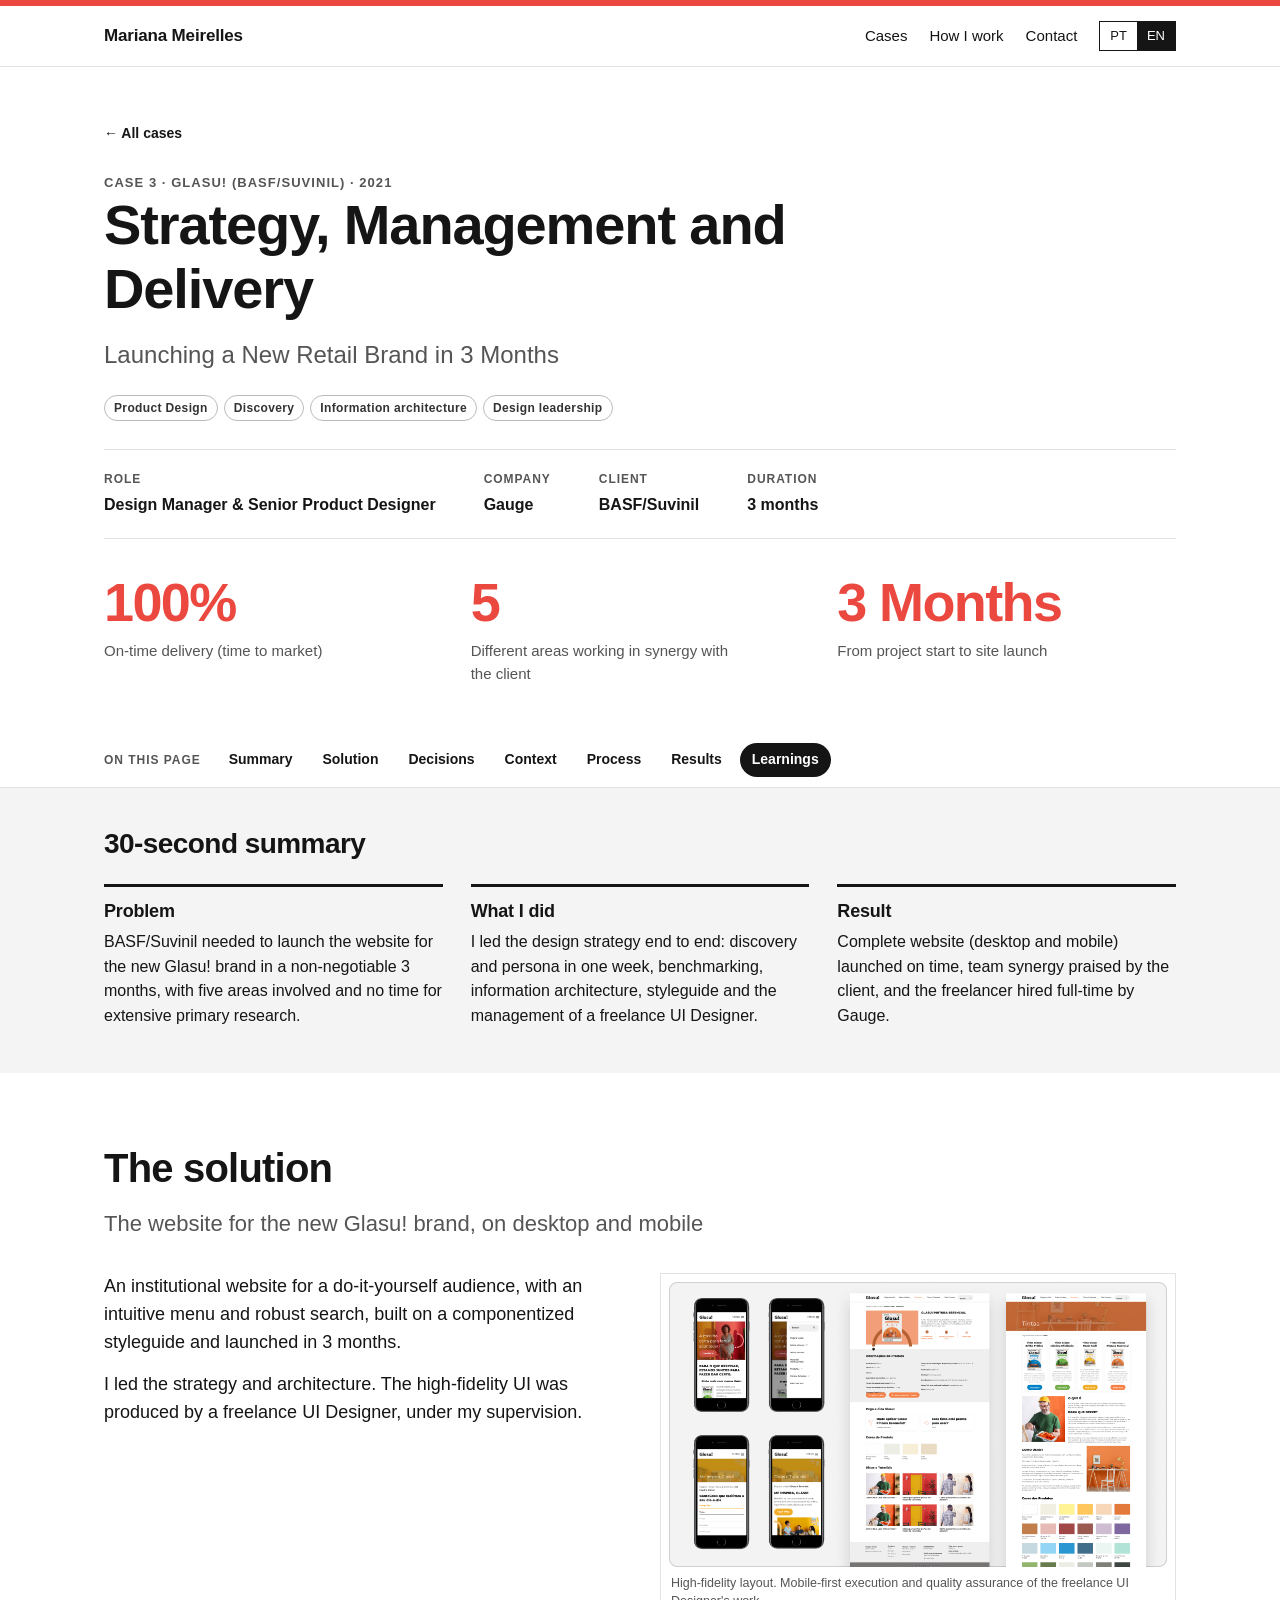
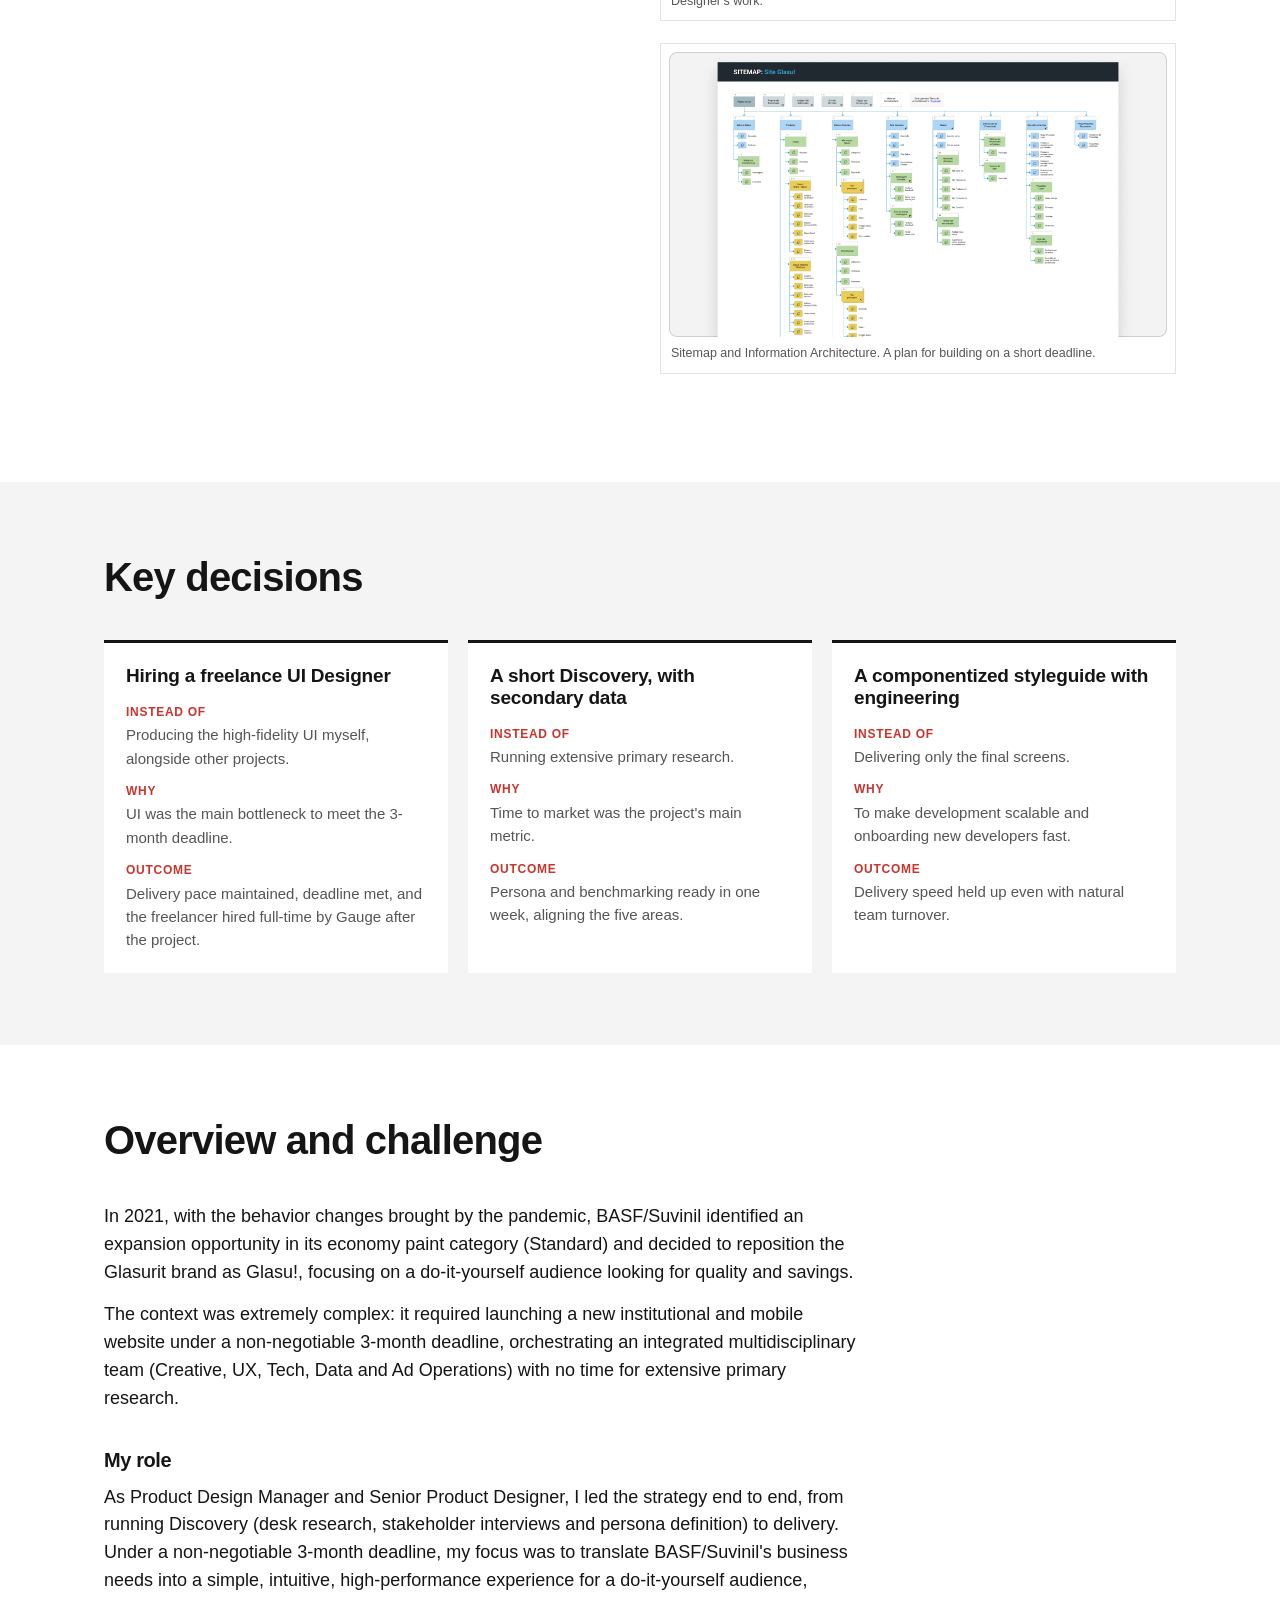
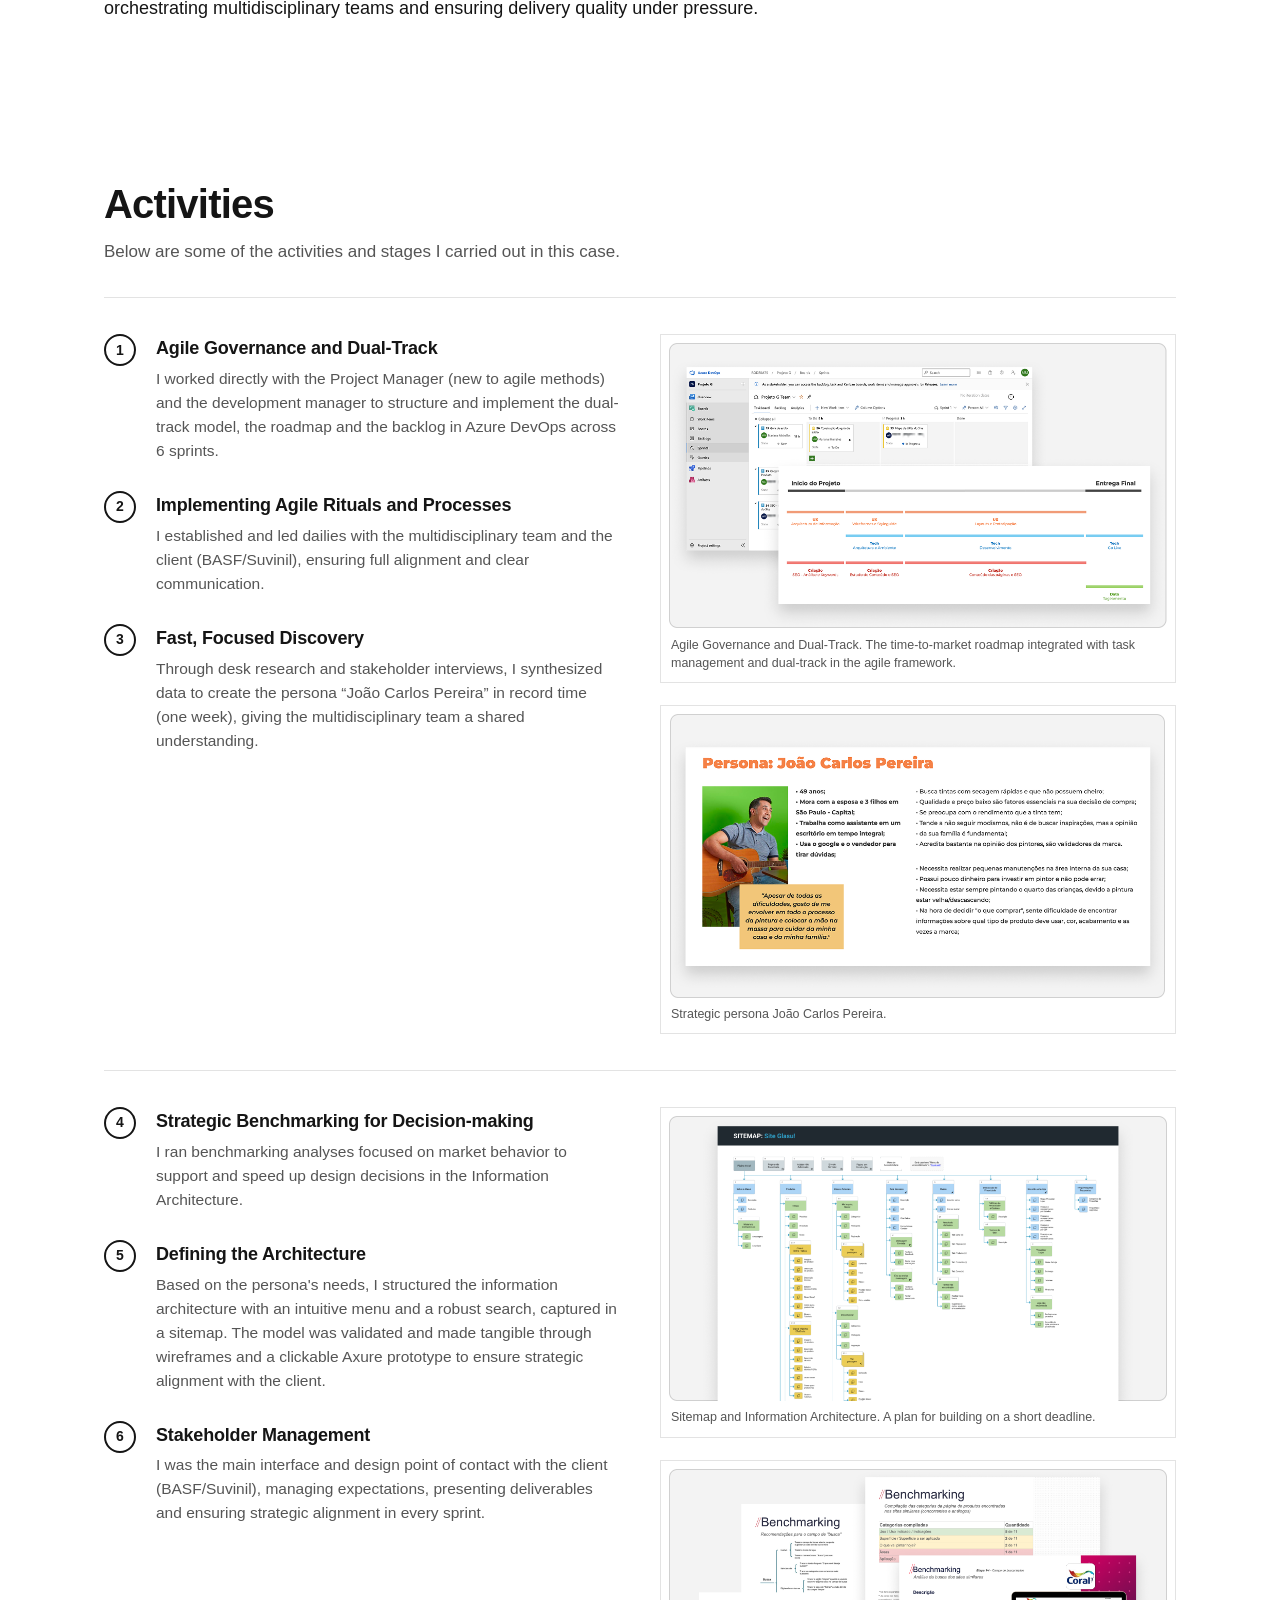
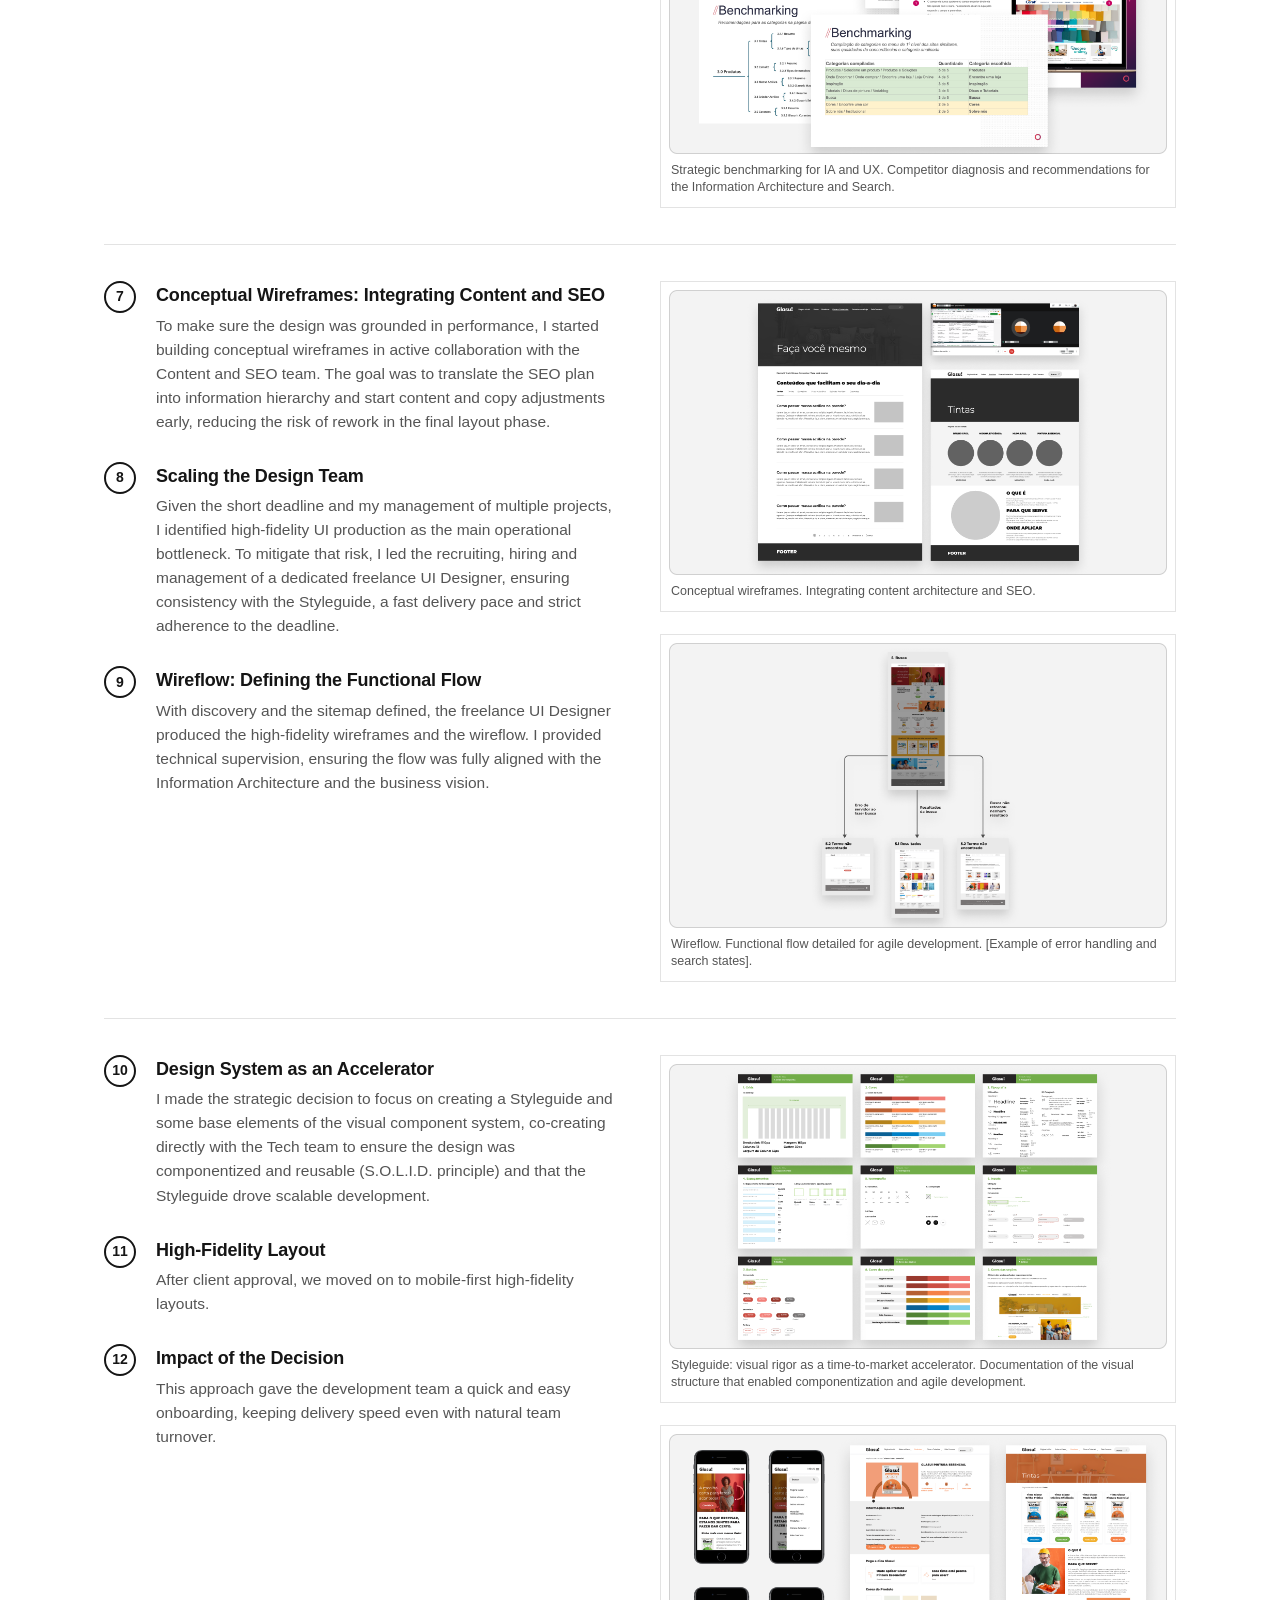
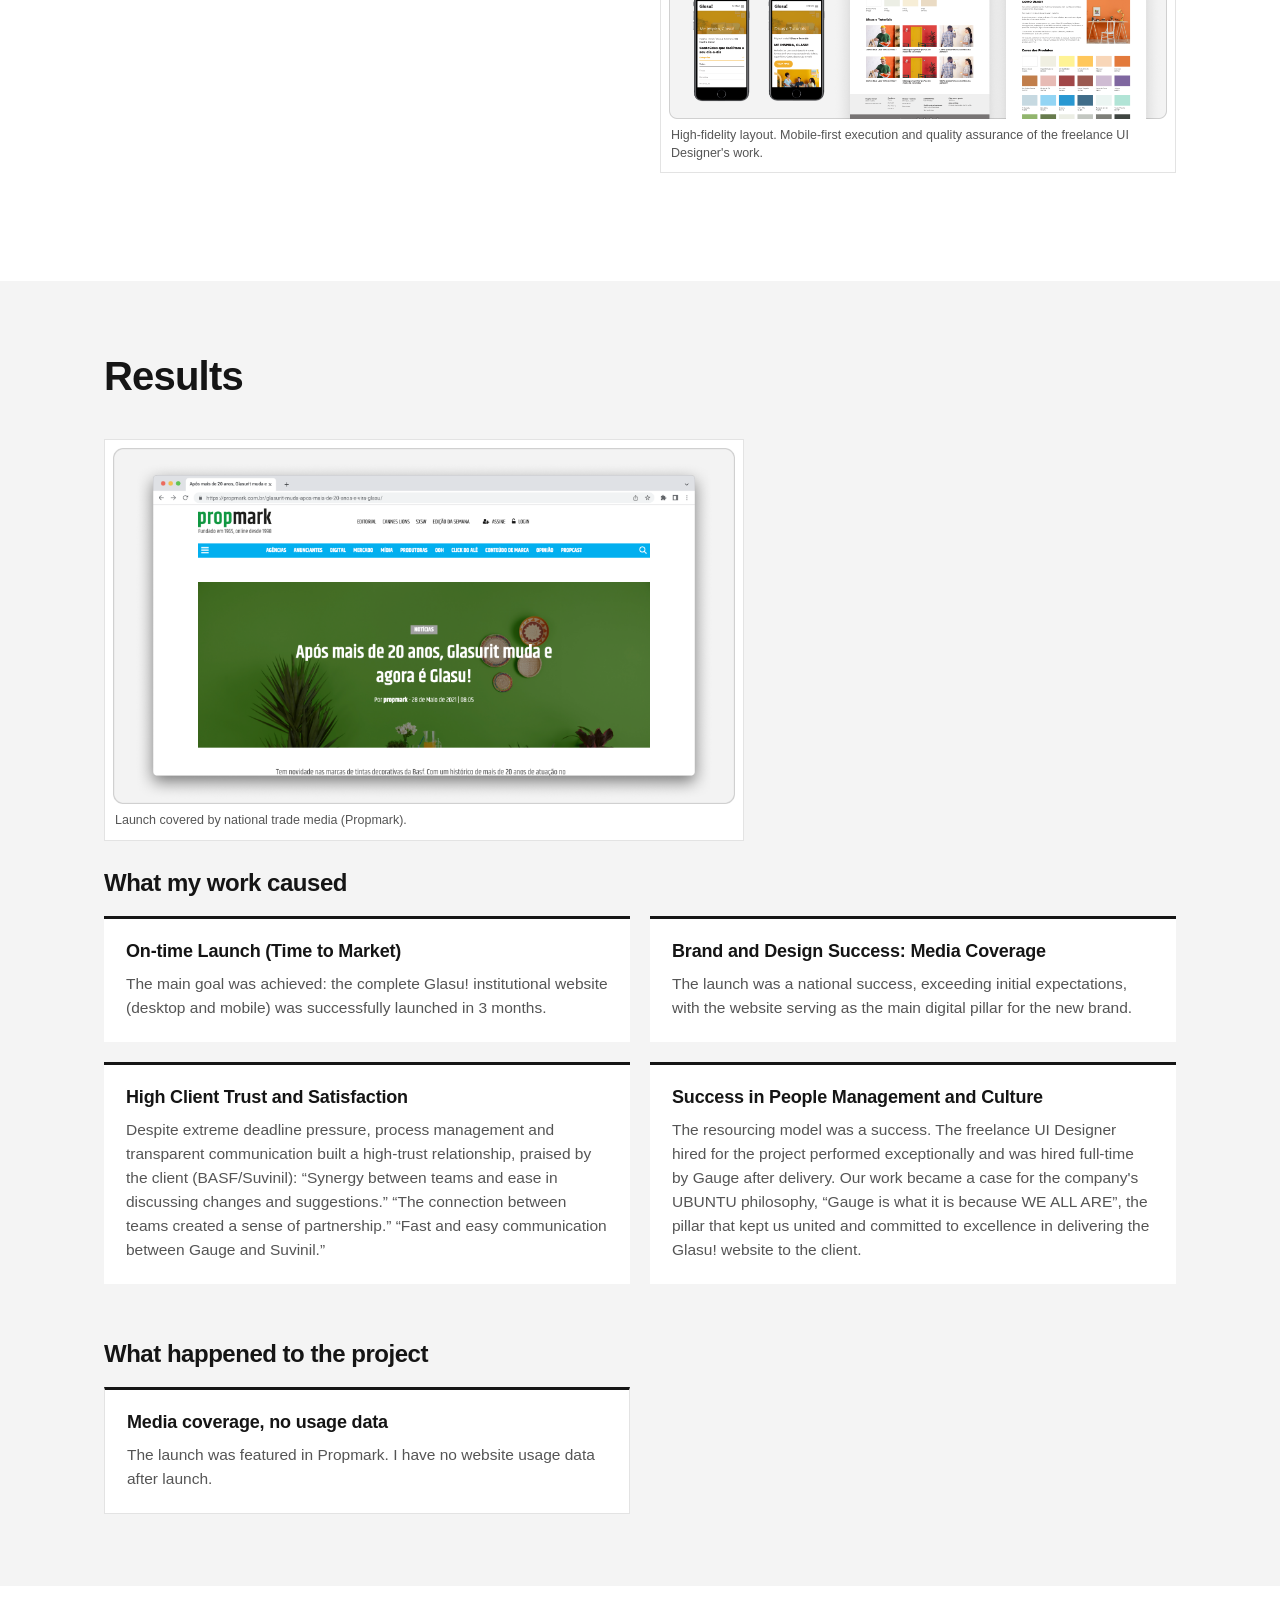
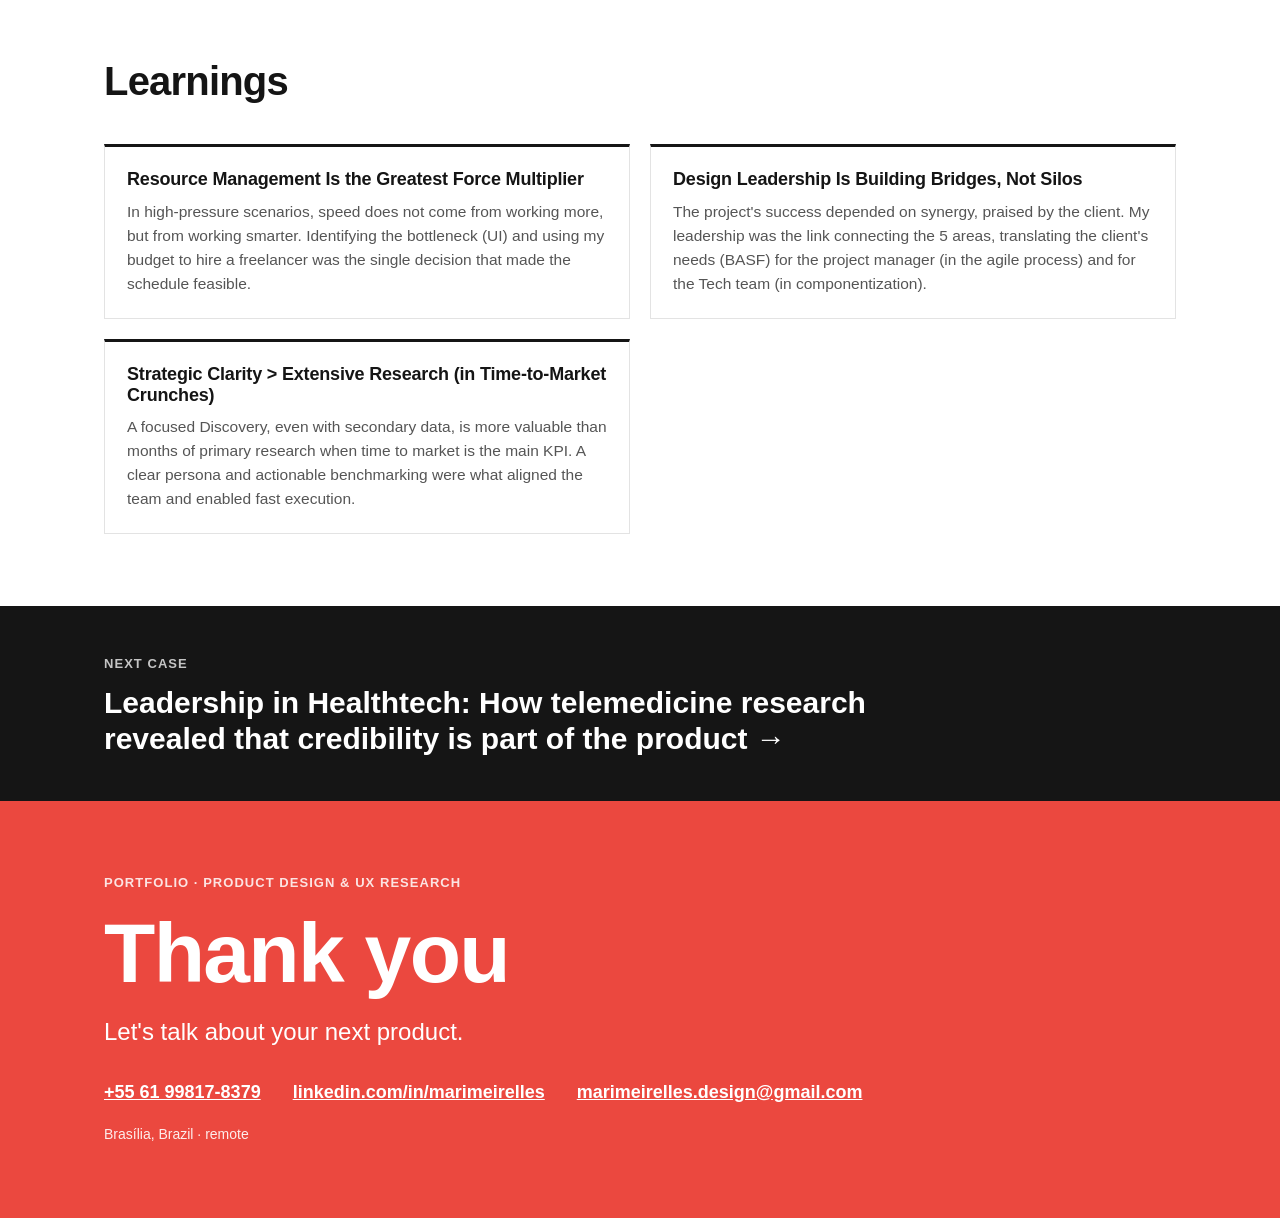
<file: en/glasu.html>
<!DOCTYPE html>
<html lang="en">
<head>
<meta charset="utf-8">
<meta name="viewport" content="width=device-width, initial-scale=1">
<title>Strategy, Management and Delivery · Mariana Meirelles</title>
<meta name="description" content="Portfolio of Mariana Meirelles, Senior Product Designer and UX Researcher: Comfy Cats Hotel, TechBack BB, Glasu!, CertificaMed, Pix and Carteira bB case studies.">
<link rel="canonical" href="https://marimeirelles.github.io/works/en/glasu.html">
<link rel="alternate" hreflang="pt-BR" href="https://marimeirelles.github.io/works/glasu.html">
<link rel="alternate" hreflang="en" href="https://marimeirelles.github.io/works/en/glasu.html">
<link rel="icon" type="image/png" href="../favicon.png">
<link rel="apple-touch-icon" href="../favicon.png">
<meta property="og:type" content="website">
<meta property="og:site_name" content="Mariana Meirelles">
<meta property="og:title" content="Strategy, Management and Delivery · Mariana Meirelles">
<meta property="og:description" content="Portfolio of Mariana Meirelles, Senior Product Designer and UX Researcher: Comfy Cats Hotel, TechBack BB, Glasu!, CertificaMed, Pix and Carteira bB case studies.">
<meta property="og:url" content="https://marimeirelles.github.io/works/en/glasu.html">
<meta property="og:image" content="https://marimeirelles.github.io/works/img/og-en.png">
<meta property="og:image:width" content="1200">
<meta property="og:image:height" content="630">
<meta property="og:locale" content="en_US">
<meta name="twitter:card" content="summary_large_image">
<meta name="twitter:image" content="https://marimeirelles.github.io/works/img/og-en.png">
<link rel="stylesheet" href="../style.css">
<script src="../site.js" defer></script>
<script async src="https://www.googletagmanager.com/gtag/js?id=G-E2VLYBCHG3"></script>
<script>window.dataLayer=window.dataLayer||[];function gtag(){dataLayer.push(arguments);}gtag('js',new Date());gtag('config','G-E2VLYBCHG3');</script>
<script>(function(h,o,t,j,a,r){h.hj=h.hj||function(){(h.hj.q=h.hj.q||[]).push(arguments)};h._hjSettings={hjid:6856077,hjsv:6};a=o.getElementsByTagName('head')[0];r=o.createElement('script');r.async=1;r.src=t+h._hjSettings.hjid+j+h._hjSettings.hjsv;a.appendChild(r);})(window,document,'https://static.hotjar.com/c/hotjar-','.js?sv=');</script>
<script src="../analytics.js" defer></script>

</head>
<body>
<a class="skip" href="#main">Skip to content</a>
<header class="top"><div class="wrap bar">
<a class="brand" href="index.html">Mariana Meirelles</a>
<nav aria-label="Main">
<span class="links"><a href="index.html#cases">Cases</a><a href="index.html#como">How I work</a><a href="index.html#contato">Contact</a></span>
<details class="mnav"><summary>Menu</summary><div><a href="index.html#cases">Cases</a><a href="index.html#como">How I work</a><a href="index.html#contato">Contact</a></div></details>
<span class="lang"><a href="../glasu.html" lang="pt" >PT</a><a href="glasu.html" lang="en" aria-current="true">EN</a></span>
</nav></div></header>
<main id="main">
<section class="case-hero" id="topo"><div class="wrap">
<p class="crumb"><a href="index.html#cases">← All cases</a></p>
<p class="num">CASE 3 · GLASU! (BASF/SUVINIL) · 2021</p>
<h1>Strategy, Management and Delivery</h1><p class="sub">Launching a New Retail Brand in 3 Months</p>
<ul class="tags"><li>Product Design</li><li>Discovery</li><li>Information architecture</li><li>Design leadership</li></ul>
<dl class="facts"><div><dt>Role</dt><dd>Design Manager & Senior Product Designer</dd></div><div><dt>Company</dt><dd>Gauge</dd></div><div><dt>Client</dt><dd>BASF/Suvinil</dd></div><div><dt>Duration</dt><dd>3 months</dd></div></dl>
<dl class="metrics"><div><dt>100%</dt><dd>On-time delivery (time to market)</dd></div><div><dt>5</dt><dd>Different areas working in synergy with the client</dd></div><div><dt>3 Months</dt><dd>From project start to site launch</dd></div></dl>
</div></section>
<nav class="toc" aria-label="On this page"><div class="wrap"><span class="toc-l">On this page</span><a href="#resumo">Summary</a><a href="#solucao">Solution</a><a href="#decisoes">Decisions</a><a href="#contexto">Context</a><a href="#processo">Process</a><a href="#resultados">Results</a><a href="#aprendizados">Learnings</a></div></nav>
<section class="tldr" id="resumo"><div class="wrap"><h2>30-second summary</h2><div class="tldr-grid"><div><h3>Problem</h3><p>BASF/Suvinil needed to launch the website for the new Glasu! brand in a non-negotiable 3 months, with five areas involved and no time for extensive primary research.</p></div><div><h3>What I did</h3><p>I led the design strategy end to end: discovery and persona in one week, benchmarking, information architecture, styleguide and the management of a freelance UI Designer.</p></div><div><h3>Result</h3><p>Complete website (desktop and mobile) launched on time, team synergy praised by the client, and the freelancer hired full-time by Gauge.</p></div></div></div></section>
<section class="sec sol" id="solucao"><div class="wrap"><h2>The solution</h2><p class="subt">The website for the new Glasu! brand, on desktop and mobile</p><div class="block first"><div class="prose"><p>An institutional website for a do-it-yourself audience, with an intuitive menu and robust search, built on a componentized styleguide and launched in 3 months.</p><p>I led the strategy and architecture. The high-fidelity UI was produced by a freelance UI Designer, under my supervision.</p></div><div class="figs"><figure><a class="zoom" href="../img/glasu-layout-alta-fidelidade.png" data-cap="High-fidelity layout. Mobile-first execution and quality assurance of the freelance UI Designer&#x27;s work." aria-label="Open larger image"><img src="../img/glasu-layout-alta-fidelidade.png" alt="High-fidelity layout. Mobile-first execution and quality assurance of the freelance UI Designer&#x27;s work." loading="lazy" width="964" height="552"></a><figcaption>High-fidelity layout. Mobile-first execution and quality assurance of the freelance UI Designer's work.</figcaption></figure><figure><a class="zoom" href="../img/glasu-sitemap.png" data-cap="Sitemap and Information Architecture. A plan for building on a short deadline." aria-label="Open larger image"><img src="../img/glasu-sitemap.png" alt="Sitemap and Information Architecture. A plan for building on a short deadline." loading="lazy" width="964" height="552"></a><figcaption>Sitemap and Information Architecture. A plan for building on a short deadline.</figcaption></figure></div></div></div></section>
<section class="sec gray" id="decisoes"><div class="wrap"><h2>Key decisions</h2><div class="grid3"><div class="card dec"><h3>Hiring a freelance UI Designer</h3><dl><div><dt>Instead of</dt><dd>Producing the high-fidelity UI myself, alongside other projects.</dd></div><div><dt>Why</dt><dd>UI was the main bottleneck to meet the 3-month deadline.</dd></div><div><dt>Outcome</dt><dd>Delivery pace maintained, deadline met, and the freelancer hired full-time by Gauge after the project.</dd></div></dl></div><div class="card dec"><h3>A short Discovery, with secondary data</h3><dl><div><dt>Instead of</dt><dd>Running extensive primary research.</dd></div><div><dt>Why</dt><dd>Time to market was the project's main metric.</dd></div><div><dt>Outcome</dt><dd>Persona and benchmarking ready in one week, aligning the five areas.</dd></div></dl></div><div class="card dec"><h3>A componentized styleguide with engineering</h3><dl><div><dt>Instead of</dt><dd>Delivering only the final screens.</dd></div><div><dt>Why</dt><dd>To make development scalable and onboarding new developers fast.</dd></div><div><dt>Outcome</dt><dd>Delivery speed held up even with natural team turnover.</dd></div></dl></div></div></div></section>
<section class="sec" id="contexto"><div class="wrap"><div class="prose narrow"><h2>Overview and challenge</h2><p>In 2021, with the behavior changes brought by the pandemic, BASF/Suvinil identified an expansion opportunity in its economy paint category (Standard) and decided to reposition the Glasurit brand as Glasu!, focusing on a do-it-yourself audience looking for quality and savings.</p><p>The context was extremely complex: it required launching a new institutional and mobile website under a non-negotiable 3-month deadline, orchestrating an integrated multidisciplinary team (Creative, UX, Tech, Data and Ad Operations) with no time for extensive primary research.</p>
<h3>My role</h3><p>As Product Design Manager and Senior Product Designer, I led the strategy end to end, from running Discovery (desk research, stakeholder interviews and persona definition) to delivery. Under a non-negotiable 3-month deadline, my focus was to translate BASF/Suvinil's business needs into a simple, intuitive, high-performance experience for a do-it-yourself audience, orchestrating multidisciplinary teams and ensuring delivery quality under pressure.</p></div></div></section>
<section class="sec" id="processo"><div class="wrap"><h2>Activities</h2><p class="hint">Below are some of the activities and stages I carried out in this case.</p><div class="block"><ol class="acts"><li><span class="n" aria-hidden="true">1</span><div><h3>Agile Governance and Dual-Track</h3><div class="txt">I worked directly with the Project Manager (new to agile methods) and the development manager to structure and implement the dual-track model, the roadmap and the backlog in Azure DevOps across 6 sprints.</div></div></li><li><span class="n" aria-hidden="true">2</span><div><h3>Implementing Agile Rituals and Processes</h3><div class="txt">I established and led dailies with the multidisciplinary team and the client (BASF/Suvinil), ensuring full alignment and clear communication.</div></div></li><li><span class="n" aria-hidden="true">3</span><div><h3>Fast, Focused Discovery</h3><div class="txt">Through desk research and stakeholder interviews, I synthesized data to create the persona “João Carlos Pereira” in record time (one week), giving the multidisciplinary team a shared understanding.</div></div></li></ol><div class="figs"><figure><a class="zoom" href="../img/glasu-governanca-agil.png" data-cap="Agile Governance and Dual-Track. The time-to-market roadmap integrated with task management and dual-track in the agile framework." aria-label="Open larger image"><img src="../img/glasu-governanca-agil.png" alt="Agile Governance and Dual-Track. The time-to-market roadmap integrated with task management and dual-track in the agile framework." loading="lazy" width="964" height="552"></a><figcaption>Agile Governance and Dual-Track. The time-to-market roadmap integrated with task management and dual-track in the agile framework.</figcaption></figure><figure><a class="zoom" href="../img/glasu-persona.png" data-cap="Strategic persona João Carlos Pereira." aria-label="Open larger image"><img src="../img/glasu-persona.png" alt="Strategic persona João Carlos Pereira." loading="lazy" width="964" height="552"></a><figcaption>Strategic persona João Carlos Pereira.</figcaption></figure></div></div><div class="block"><ol class="acts"><li><span class="n" aria-hidden="true">4</span><div><h3>Strategic Benchmarking for Decision-making</h3><div class="txt">I ran benchmarking analyses focused on market behavior to support and speed up design decisions in the Information Architecture.</div></div></li><li><span class="n" aria-hidden="true">5</span><div><h3>Defining the Architecture</h3><div class="txt">Based on the persona's needs, I structured the information architecture with an intuitive menu and a robust search, captured in a sitemap. The model was validated and made tangible through wireframes and a clickable Axure prototype to ensure strategic alignment with the client.</div></div></li><li><span class="n" aria-hidden="true">6</span><div><h3>Stakeholder Management</h3><div class="txt">I was the main interface and design point of contact with the client (BASF/Suvinil), managing expectations, presenting deliverables and ensuring strategic alignment in every sprint.</div></div></li></ol><div class="figs"><figure><a class="zoom" href="../img/glasu-sitemap.png" data-cap="Sitemap and Information Architecture. A plan for building on a short deadline." aria-label="Open larger image"><img src="../img/glasu-sitemap.png" alt="Sitemap and Information Architecture. A plan for building on a short deadline." loading="lazy" width="964" height="552"></a><figcaption>Sitemap and Information Architecture. A plan for building on a short deadline.</figcaption></figure><figure><a class="zoom" href="../img/glasu-benchmarking.png" data-cap="Strategic benchmarking for IA and UX. Competitor diagnosis and recommendations for the Information Architecture and Search." aria-label="Open larger image"><img src="../img/glasu-benchmarking.png" alt="Strategic benchmarking for IA and UX. Competitor diagnosis and recommendations for the Information Architecture and Search." loading="lazy" width="964" height="552"></a><figcaption>Strategic benchmarking for IA and UX. Competitor diagnosis and recommendations for the Information Architecture and Search.</figcaption></figure></div></div><div class="block"><ol class="acts"><li><span class="n" aria-hidden="true">7</span><div><h3>Conceptual Wireframes: Integrating Content and SEO</h3><div class="txt">To make sure the design was grounded in performance, I started building conceptual wireframes in active collaboration with the Content and SEO team. The goal was to translate the SEO plan into information hierarchy and start content and copy adjustments early, reducing the risk of rework in the final layout phase.</div></div></li><li><span class="n" aria-hidden="true">8</span><div><h3>Scaling the Design Team</h3><div class="txt">Given the short deadline and my management of multiple projects, I identified high-fidelity UI production as the main operational bottleneck. To mitigate that risk, I led the recruiting, hiring and management of a dedicated freelance UI Designer, ensuring consistency with the Styleguide, a fast delivery pace and strict adherence to the deadline.</div></div></li><li><span class="n" aria-hidden="true">9</span><div><h3>Wireflow: Defining the Functional Flow</h3><div class="txt">With discovery and the sitemap defined, the freelance UI Designer produced the high-fidelity wireframes and the wireflow. I provided technical supervision, ensuring the flow was fully aligned with the Information Architecture and the business vision.</div></div></li></ol><div class="figs"><figure><a class="zoom" href="../img/glasu-wireframes-conceituais.png" data-cap="Conceptual wireframes. Integrating content architecture and SEO." aria-label="Open larger image"><img src="../img/glasu-wireframes-conceituais.png" alt="Conceptual wireframes. Integrating content architecture and SEO." loading="lazy" width="964" height="552"></a><figcaption>Conceptual wireframes. Integrating content architecture and SEO.</figcaption></figure><figure><a class="zoom" href="../img/glasu-wireflow.png" data-cap="Wireflow. Functional flow detailed for agile development. [Example of error handling and search states]." aria-label="Open larger image"><img src="../img/glasu-wireflow.png" alt="Wireflow. Functional flow detailed for agile development. [Example of error handling and search states]." loading="lazy" width="964" height="552"></a><figcaption>Wireflow. Functional flow detailed for agile development. [Example of error handling and search states].</figcaption></figure></div></div><div class="block"><ol class="acts"><li><span class="n" aria-hidden="true">10</span><div><h3>Design System as an Accelerator</h3><div class="txt">I made the strategic decision to focus on creating a Styleguide and some base elements of the visual component system, co-creating directly with the Tech team to ensure the design was componentized and reusable (S.O.L.I.D. principle) and that the Styleguide drove scalable development.</div></div></li><li><span class="n" aria-hidden="true">11</span><div><h3>High-Fidelity Layout</h3><div class="txt">After client approval, we moved on to mobile-first high-fidelity layouts.</div></div></li><li><span class="n" aria-hidden="true">12</span><div><h3>Impact of the Decision</h3><div class="txt">This approach gave the development team a quick and easy onboarding, keeping delivery speed even with natural team turnover.</div></div></li></ol><div class="figs"><figure><a class="zoom" href="../img/glasu-styleguide.png" data-cap="Styleguide: visual rigor as a time-to-market accelerator. Documentation of the visual structure that enabled componentization and agile development." aria-label="Open larger image"><img src="../img/glasu-styleguide.png" alt="Styleguide: visual rigor as a time-to-market accelerator. Documentation of the visual structure that enabled componentization and agile development." loading="lazy" width="964" height="552"></a><figcaption>Styleguide: visual rigor as a time-to-market accelerator. Documentation of the visual structure that enabled componentization and agile development.</figcaption></figure><figure><a class="zoom" href="../img/glasu-layout-alta-fidelidade.png" data-cap="High-fidelity layout. Mobile-first execution and quality assurance of the freelance UI Designer&#x27;s work." aria-label="Open larger image"><img src="../img/glasu-layout-alta-fidelidade.png" alt="High-fidelity layout. Mobile-first execution and quality assurance of the freelance UI Designer&#x27;s work." loading="lazy" width="964" height="552"></a><figcaption>High-fidelity layout. Mobile-first execution and quality assurance of the freelance UI Designer's work.</figcaption></figure></div></div></div></section>
<section class="sec gray" id="resultados"><div class="wrap"><h2>Results</h2><div class="figs solo"><figure><a class="zoom" href="../img/glasu-midia-propmark.png" data-cap="Launch covered by national trade media (Propmark)." aria-label="Open larger image"><img src="../img/glasu-midia-propmark.png" alt="Launch covered by national trade media (Propmark)." loading="lazy" width="964" height="552"></a><figcaption>Launch covered by national trade media (Propmark).</figcaption></figure></div><h3 class="h3 sub0">What my work caused</h3><div class="grid2"><div class="card"><h3>On-time Launch (Time to Market)</h3><p>The main goal was achieved: the complete Glasu! institutional website (desktop and mobile) was successfully launched in 3 months.</p></div><div class="card"><h3>Brand and Design Success: Media Coverage</h3><p>The launch was a national success, exceeding initial expectations, with the website serving as the main digital pillar for the new brand.</p></div><div class="card"><h3>High Client Trust and Satisfaction</h3><p>Despite extreme deadline pressure, process management and transparent communication built a high-trust relationship, praised by the client (BASF/Suvinil): “Synergy between teams and ease in discussing changes and suggestions.” “The connection between teams created a sense of partnership.” “Fast and easy communication between Gauge and Suvinil.”</p></div><div class="card"><h3>Success in People Management and Culture</h3><p>The resourcing model was a success. The freelance UI Designer hired for the project performed exceptionally and was hired full-time by Gauge after delivery. Our work became a case for the company's UBUNTU philosophy, “Gauge is what it is because WE ALL ARE”, the pillar that kept us united and committed to excellence in delivering the Glasu! website to the client.</p></div></div><h3 class="h3">What happened to the project</h3><div class="grid2"><div class="card line"><h3>Media coverage, no usage data</h3><p>The launch was featured in Propmark. I have no website usage data after launch.</p></div></div></div></section>
<section class="sec" id="aprendizados"><div class="wrap"><h2>Learnings</h2><div class="grid2"><div class="card line"><h3>Resource Management Is the Greatest Force Multiplier</h3><p>In high-pressure scenarios, speed does not come from working more, but from working smarter. Identifying the bottleneck (UI) and using my budget to hire a freelancer was the single decision that made the schedule feasible.</p></div><div class="card line"><h3>Design Leadership Is Building Bridges, Not Silos</h3><p>The project's success depended on synergy, praised by the client. My leadership was the link connecting the 5 areas, translating the client's needs (BASF) for the project manager (in the agile process) and for the Tech team (in componentization).</p></div><div class="card line"><h3>Strategic Clarity > Extensive Research (in Time-to-Market Crunches)</h3><p>A focused Discovery, even with secondary data, is more valuable than months of primary research when time to market is the main KPI. A clear persona and actionable benchmarking were what aligned the team and enabled fast execution.</p></div></div></div></section>
<section class="next"><div class="wrap"><a href="certificamed.html"><span>Next case</span><strong>Leadership in Healthtech: How telemedicine research revealed that credibility is part of the product <span aria-hidden="true">→</span></strong></a></div></section>
<a class="totop" href="#main" aria-label="Back to top">↑</a>
<dialog class="lb" aria-label="Open larger image"><button class="lb-x" type="button">Close ✕</button><img alt=""><p></p></dialog>
</main>
<footer id="contato" class="foot"><div class="wrap">
<p class="kicker light">PORTFOLIO · PRODUCT DESIGN & UX RESEARCH</p>
<h2>Thank you</h2><p class="talk">Let's talk about your next product.</p>
<ul class="contact">
<li><a href="tel:+5561998178379">+55 61 99817-8379</a></li>
<li><a href="https://linkedin.com/in/marimeirelles" target="_blank" rel="noopener">linkedin.com/in/marimeirelles</a></li>
<li><a href="mailto:marimeirelles.design@gmail.com">marimeirelles.design@gmail.com</a></li>
</ul><p class="loc">Brasília, Brazil · remote</p></div></footer>
</body>
</html>
</file>
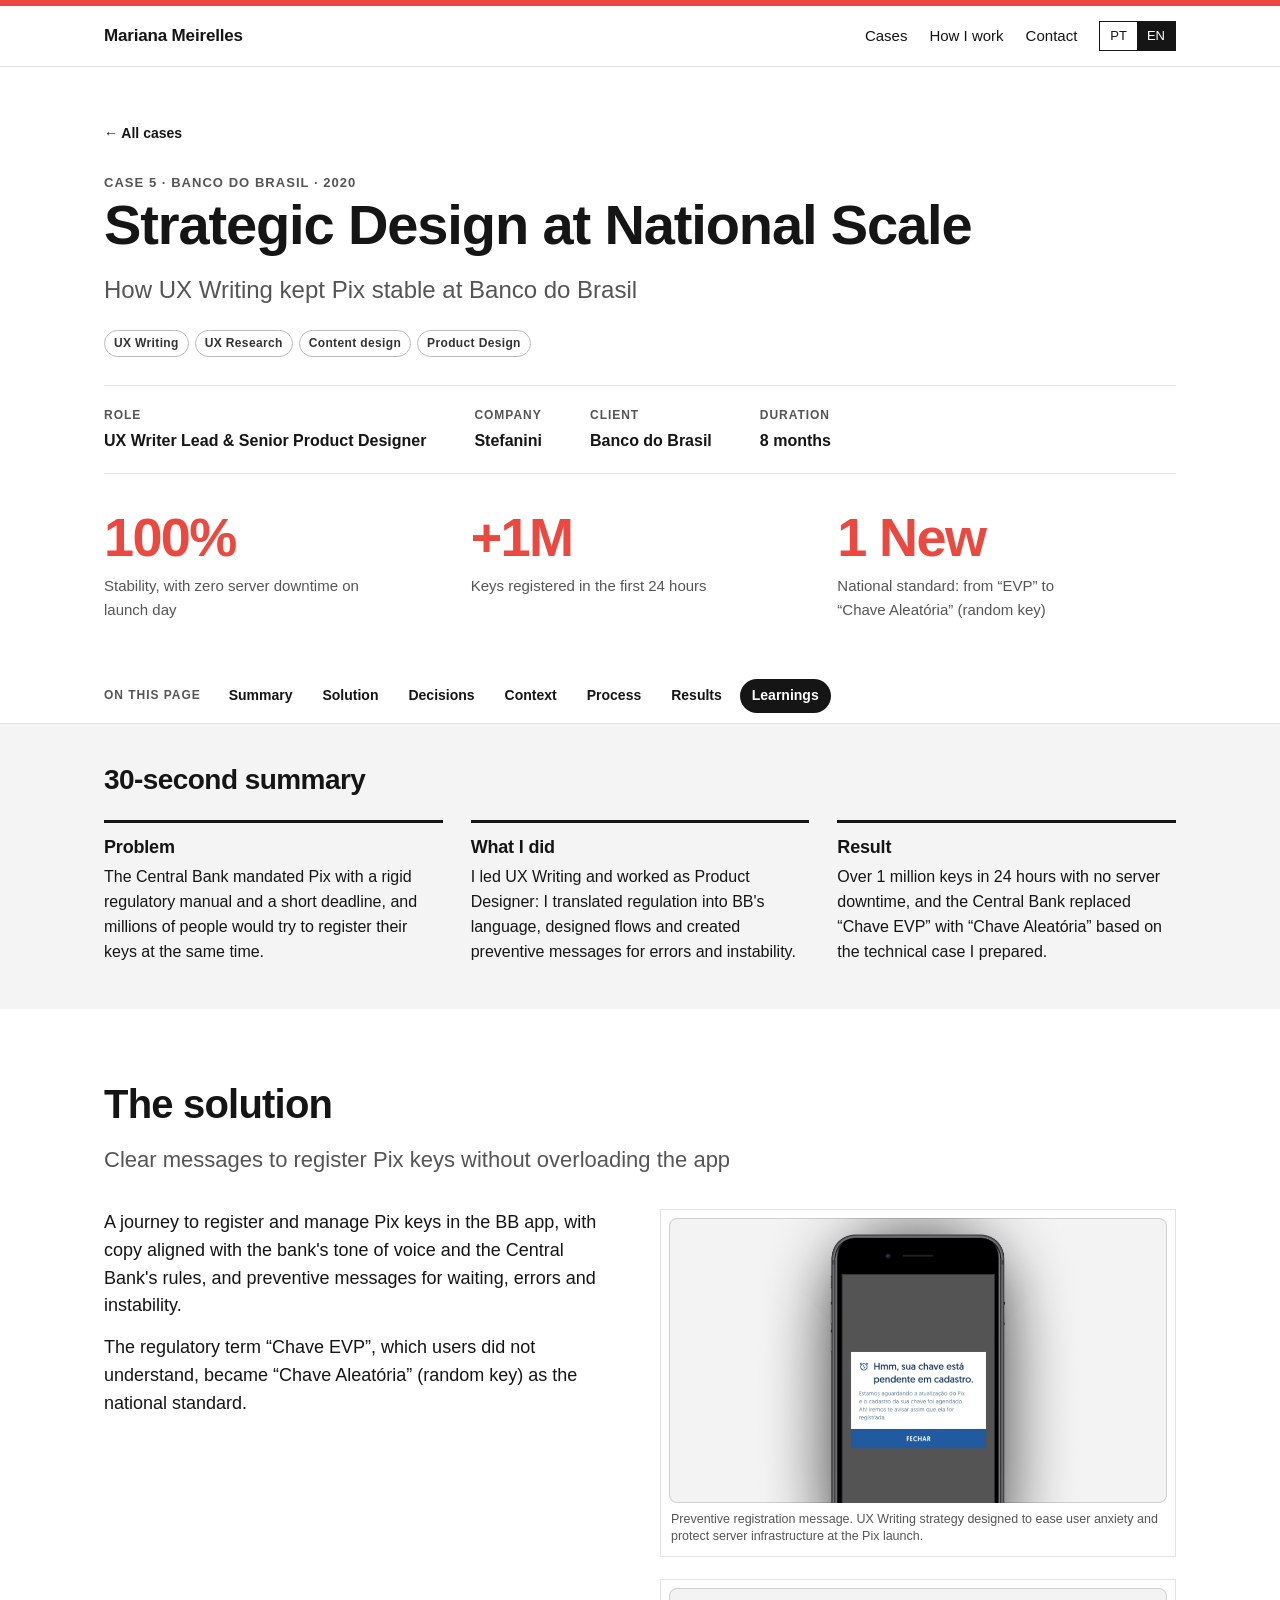
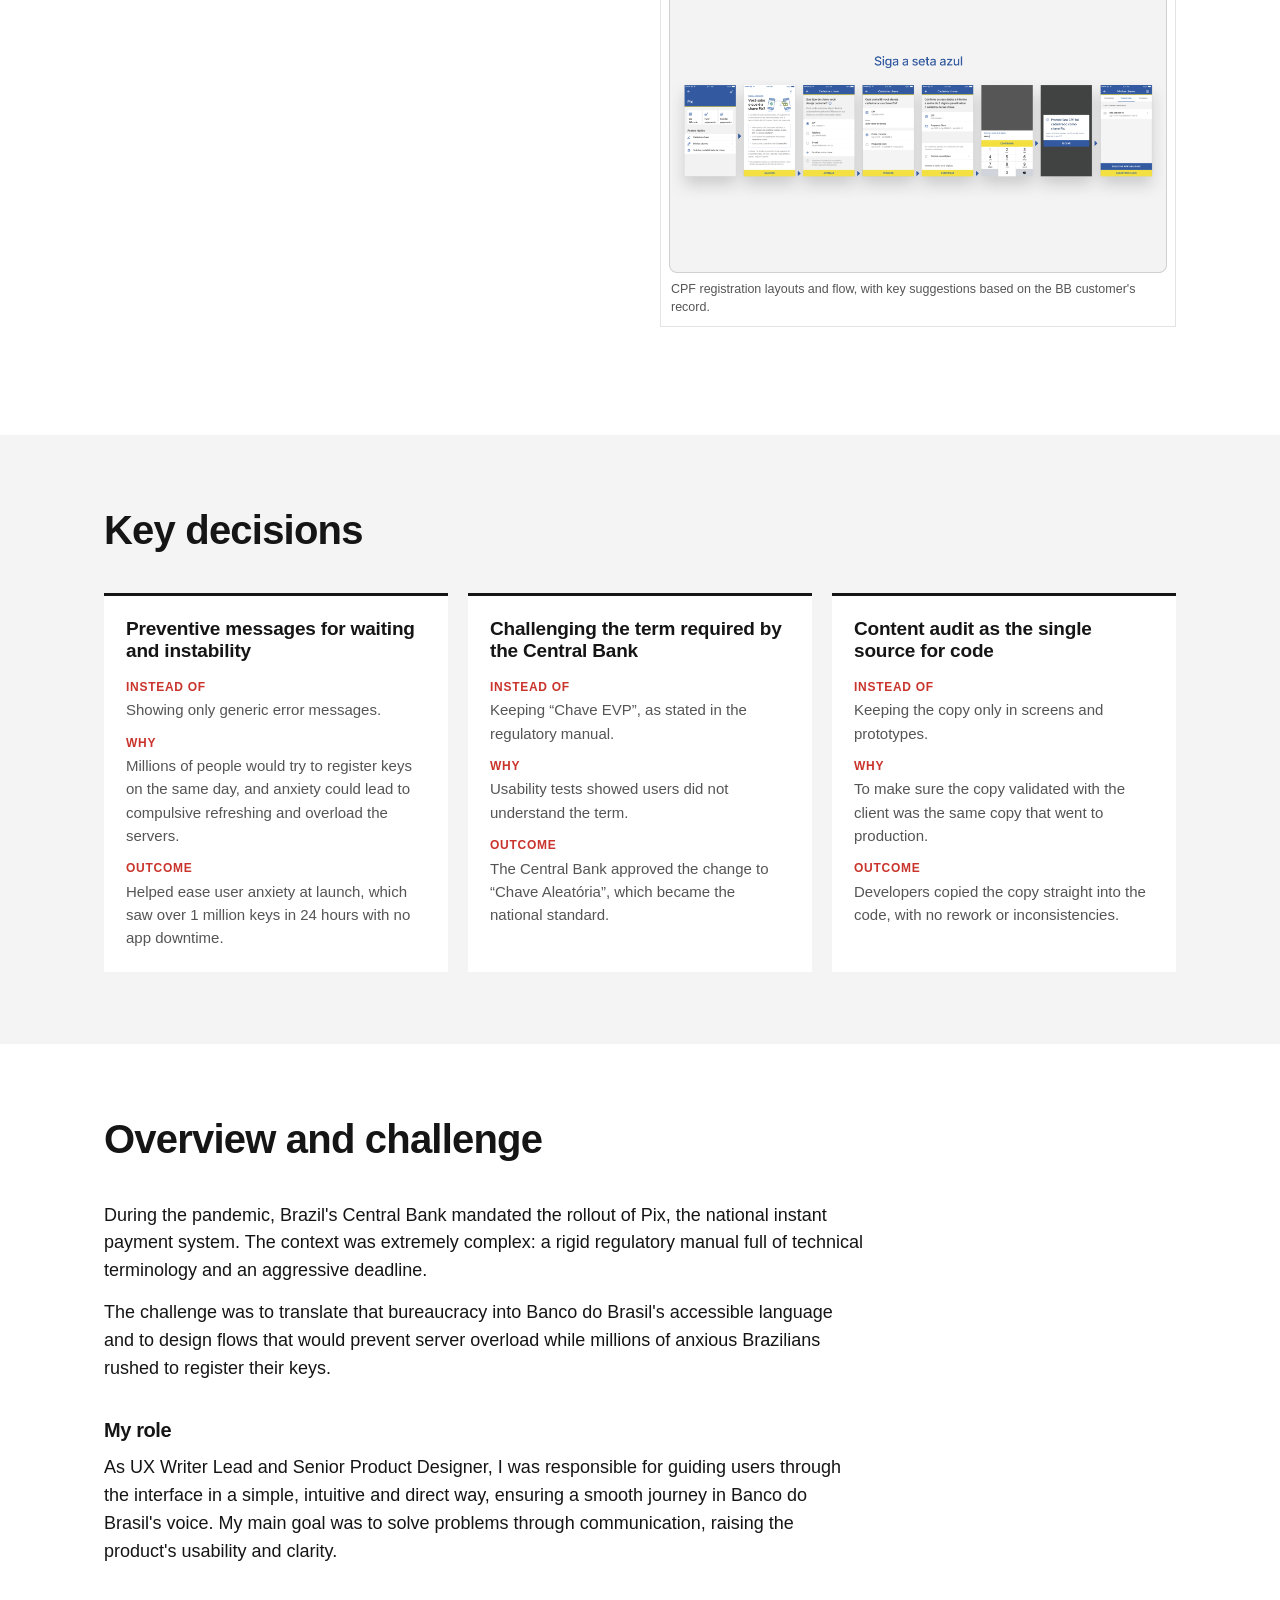
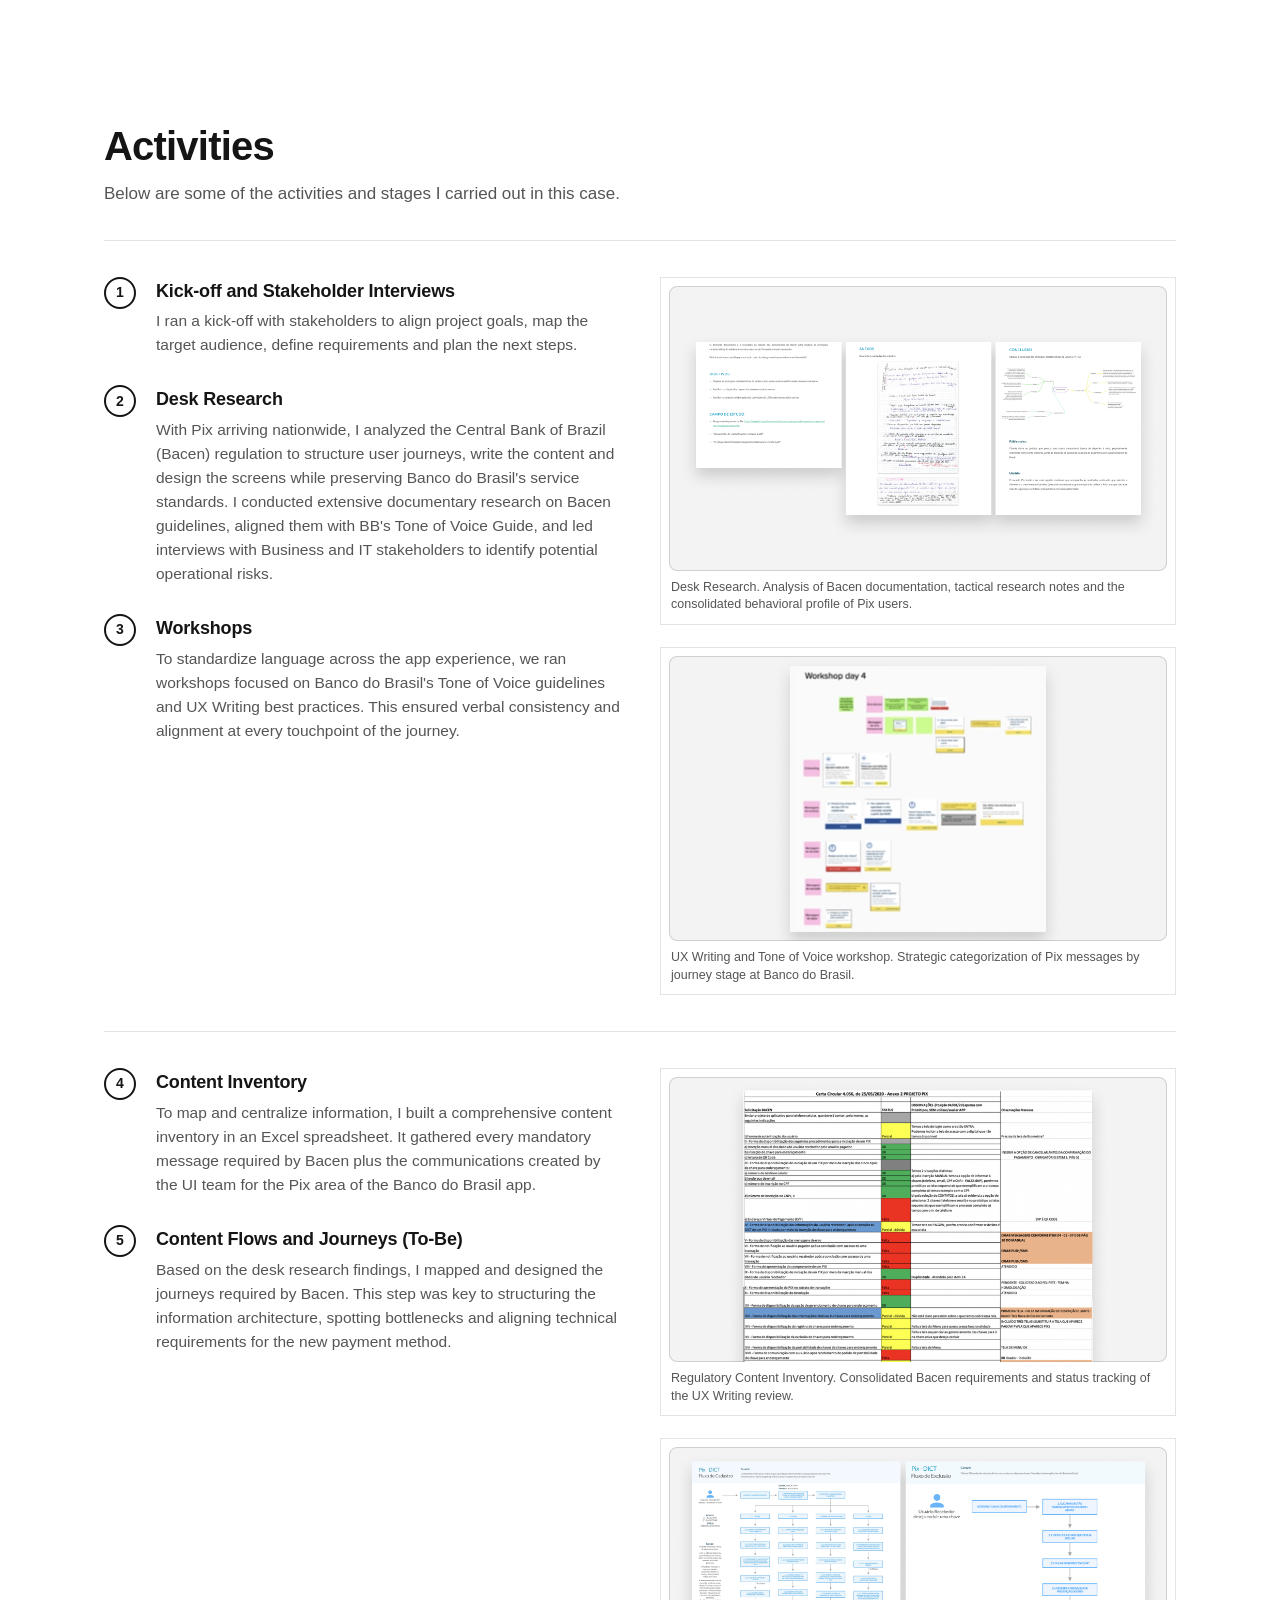
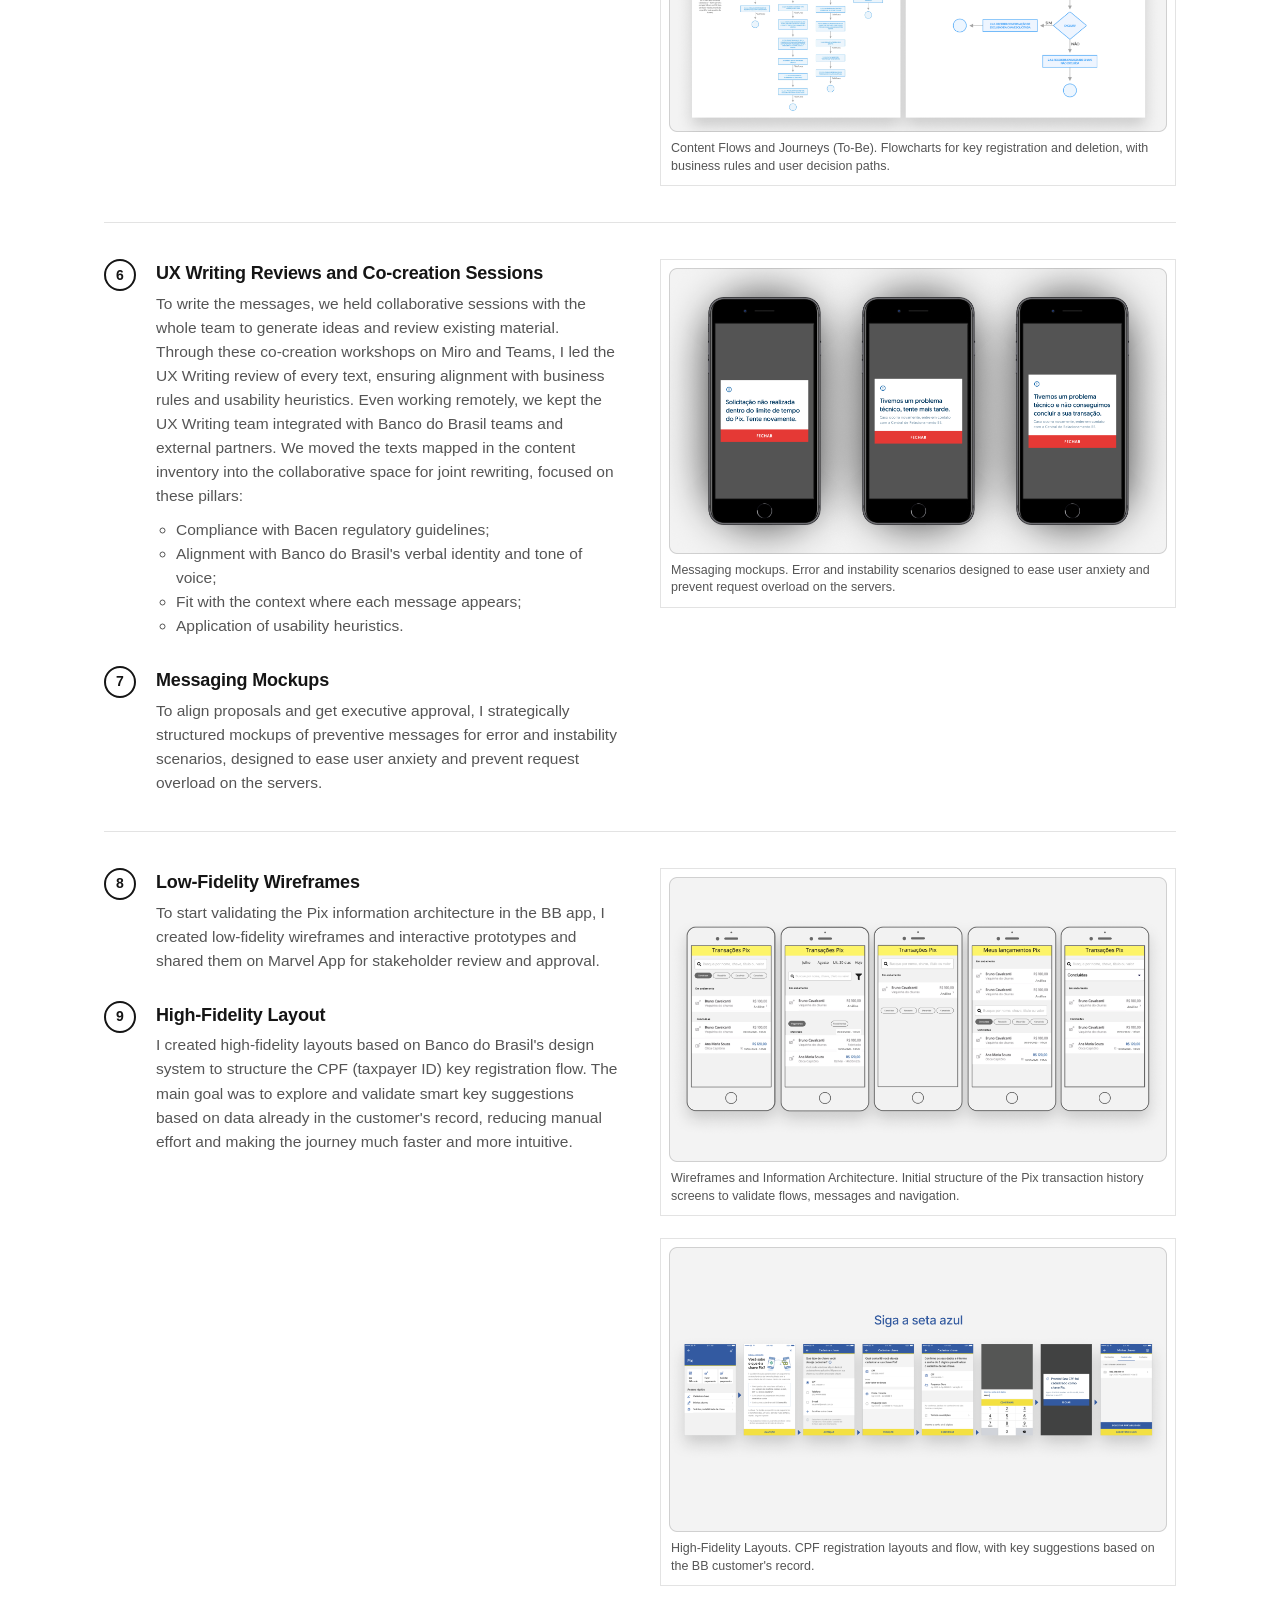
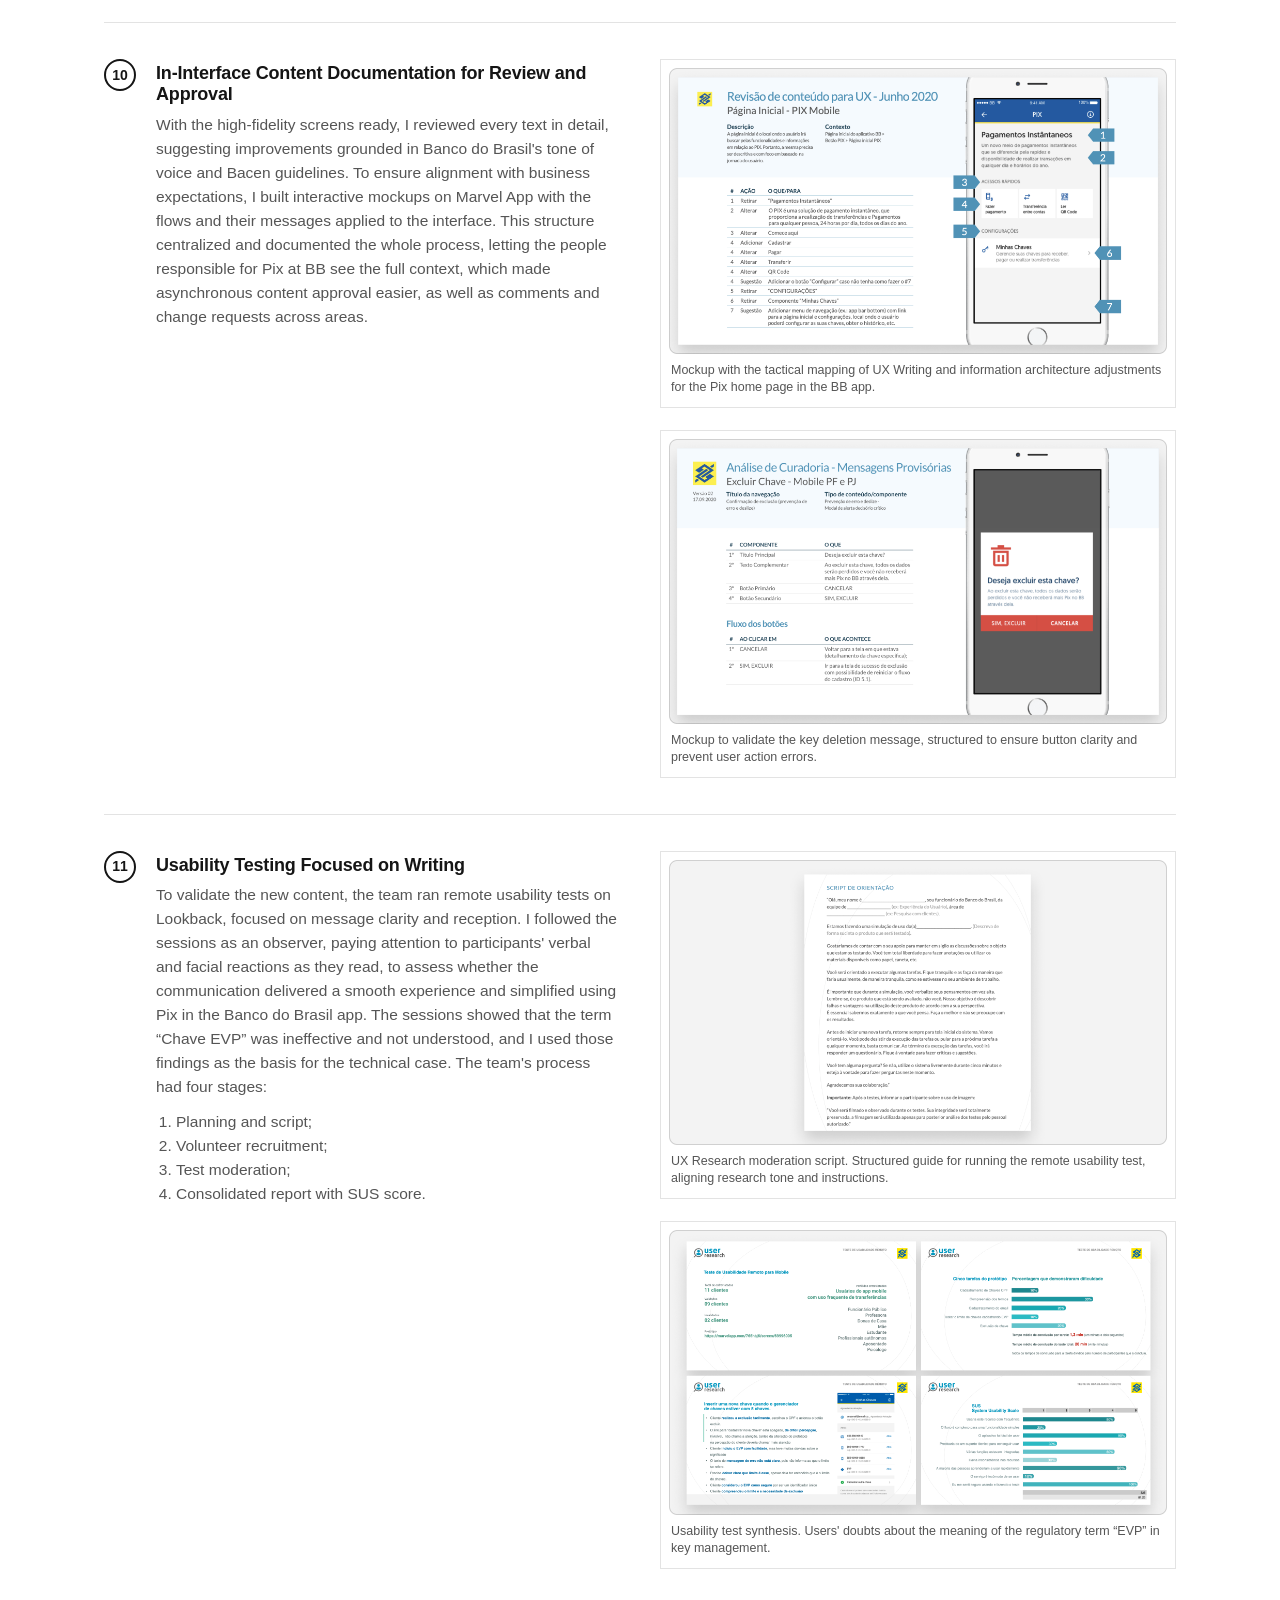
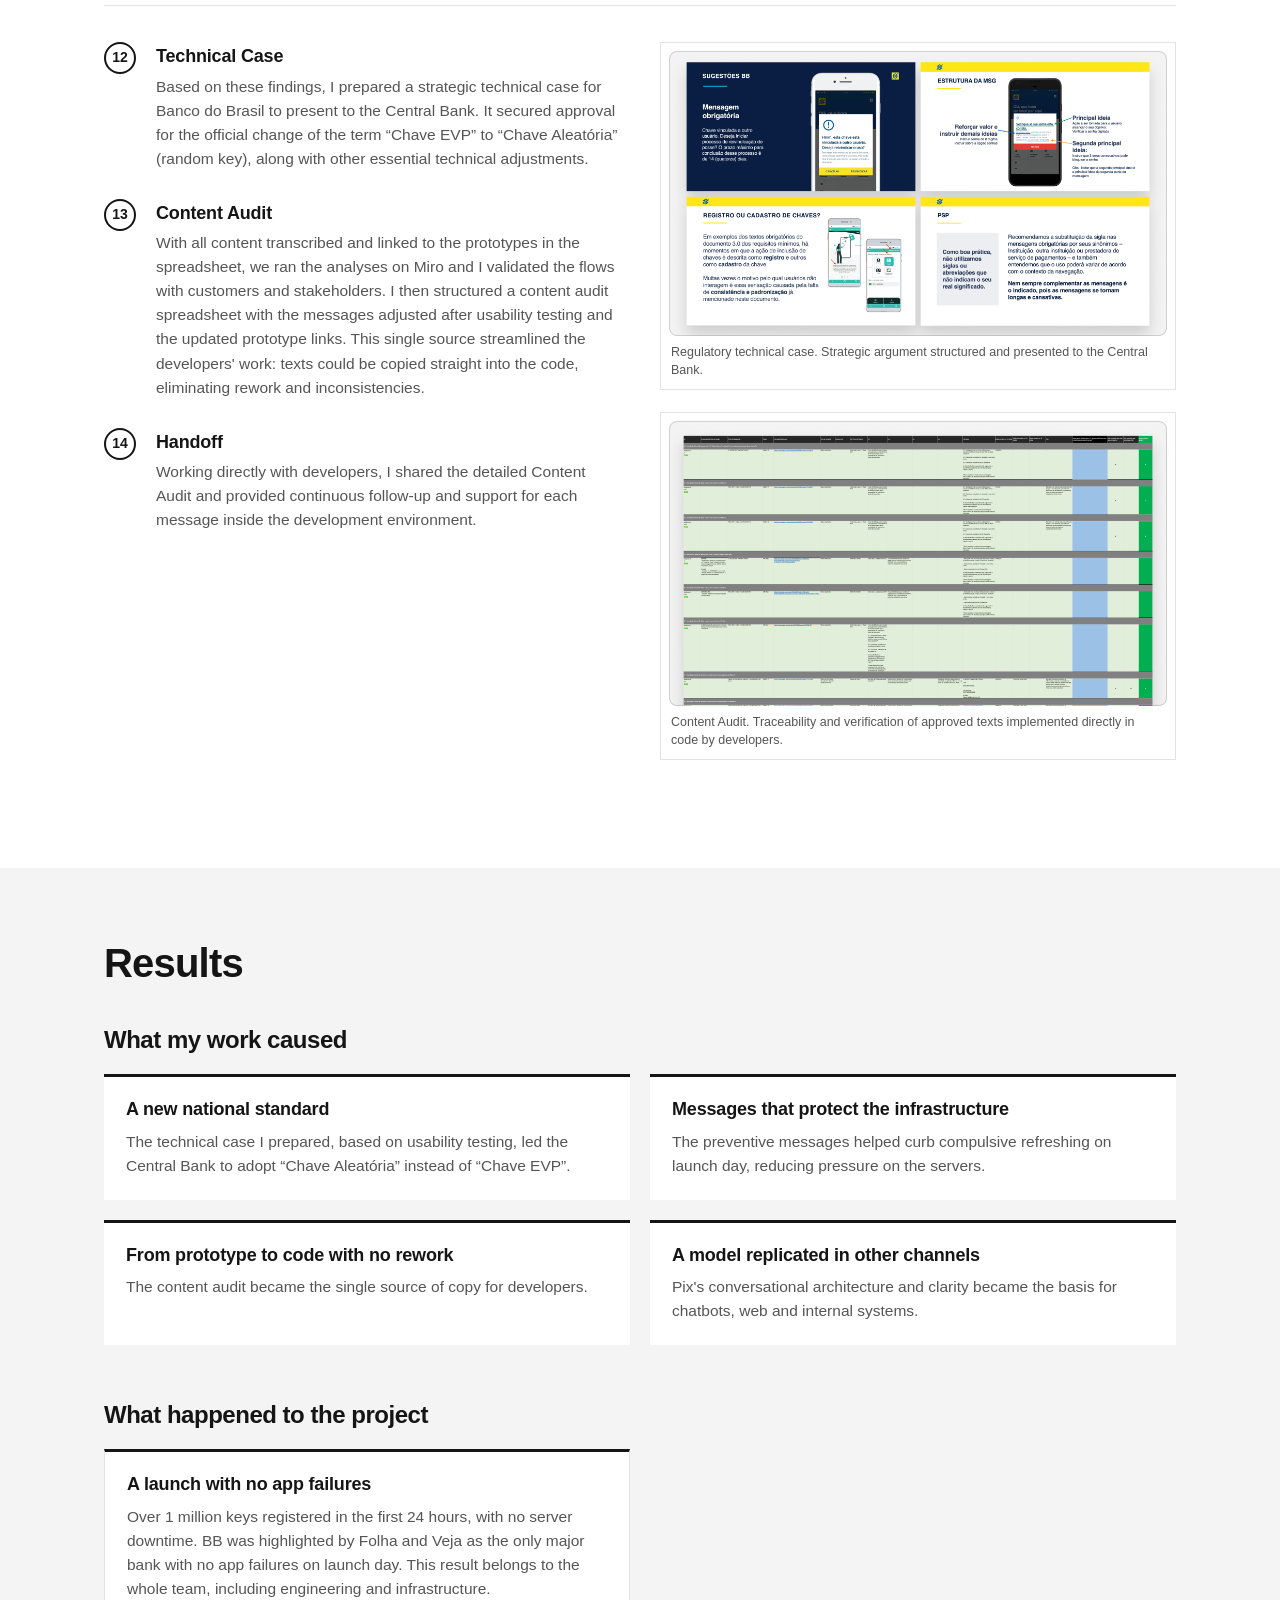
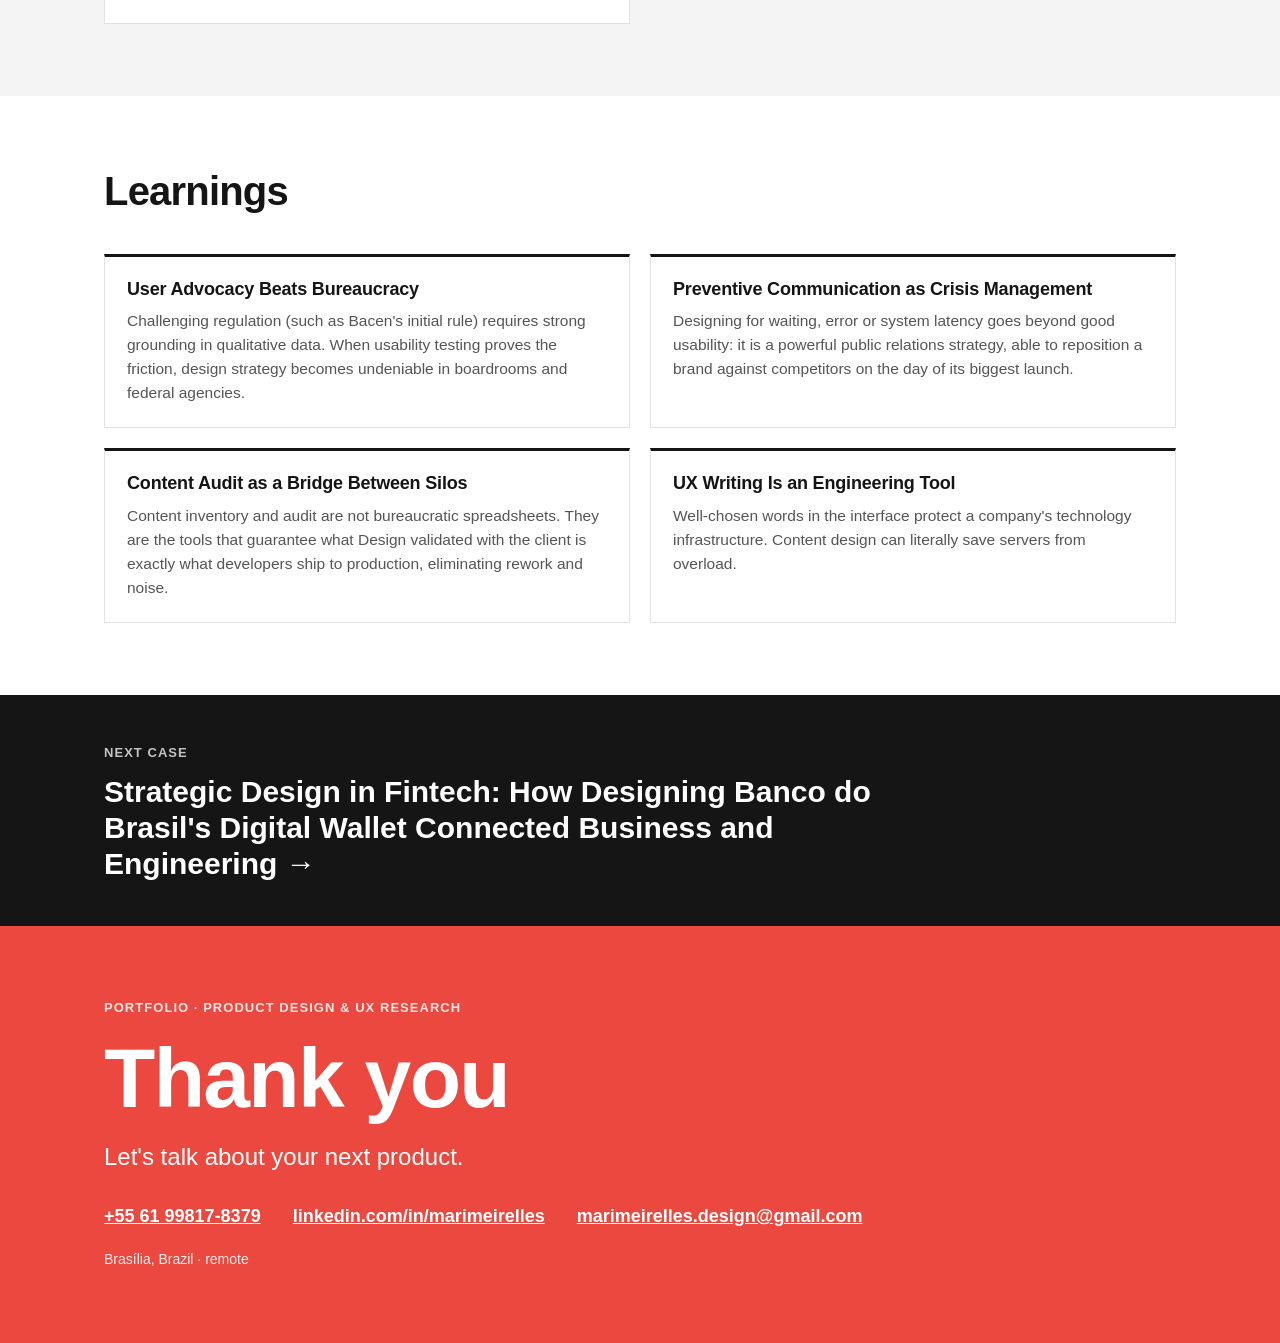
<file: en/pix.html>
<!DOCTYPE html>
<html lang="en">
<head>
<meta charset="utf-8">
<meta name="viewport" content="width=device-width, initial-scale=1">
<title>Strategic Design at National Scale · Mariana Meirelles</title>
<meta name="description" content="Portfolio of Mariana Meirelles, Senior Product Designer and UX Researcher: Comfy Cats Hotel, TechBack BB, Glasu!, CertificaMed, Pix and Carteira bB case studies.">
<link rel="canonical" href="https://marimeirelles.github.io/works/en/pix.html">
<link rel="alternate" hreflang="pt-BR" href="https://marimeirelles.github.io/works/pix.html">
<link rel="alternate" hreflang="en" href="https://marimeirelles.github.io/works/en/pix.html">
<link rel="icon" type="image/png" href="../favicon.png">
<link rel="apple-touch-icon" href="../favicon.png">
<meta property="og:type" content="website">
<meta property="og:site_name" content="Mariana Meirelles">
<meta property="og:title" content="Strategic Design at National Scale · Mariana Meirelles">
<meta property="og:description" content="Portfolio of Mariana Meirelles, Senior Product Designer and UX Researcher: Comfy Cats Hotel, TechBack BB, Glasu!, CertificaMed, Pix and Carteira bB case studies.">
<meta property="og:url" content="https://marimeirelles.github.io/works/en/pix.html">
<meta property="og:image" content="https://marimeirelles.github.io/works/img/og-en.png">
<meta property="og:image:width" content="1200">
<meta property="og:image:height" content="630">
<meta property="og:locale" content="en_US">
<meta name="twitter:card" content="summary_large_image">
<meta name="twitter:image" content="https://marimeirelles.github.io/works/img/og-en.png">
<link rel="stylesheet" href="../style.css">
<script src="../site.js" defer></script>
<script async src="https://www.googletagmanager.com/gtag/js?id=G-E2VLYBCHG3"></script>
<script>window.dataLayer=window.dataLayer||[];function gtag(){dataLayer.push(arguments);}gtag('js',new Date());gtag('config','G-E2VLYBCHG3');</script>
<script>(function(h,o,t,j,a,r){h.hj=h.hj||function(){(h.hj.q=h.hj.q||[]).push(arguments)};h._hjSettings={hjid:6856077,hjsv:6};a=o.getElementsByTagName('head')[0];r=o.createElement('script');r.async=1;r.src=t+h._hjSettings.hjid+j+h._hjSettings.hjsv;a.appendChild(r);})(window,document,'https://static.hotjar.com/c/hotjar-','.js?sv=');</script>
<script src="../analytics.js" defer></script>

</head>
<body>
<a class="skip" href="#main">Skip to content</a>
<header class="top"><div class="wrap bar">
<a class="brand" href="index.html">Mariana Meirelles</a>
<nav aria-label="Main">
<span class="links"><a href="index.html#cases">Cases</a><a href="index.html#como">How I work</a><a href="index.html#contato">Contact</a></span>
<details class="mnav"><summary>Menu</summary><div><a href="index.html#cases">Cases</a><a href="index.html#como">How I work</a><a href="index.html#contato">Contact</a></div></details>
<span class="lang"><a href="../pix.html" lang="pt" >PT</a><a href="pix.html" lang="en" aria-current="true">EN</a></span>
</nav></div></header>
<main id="main">
<section class="case-hero" id="topo"><div class="wrap">
<p class="crumb"><a href="index.html#cases">← All cases</a></p>
<p class="num">CASE 5 · BANCO DO BRASIL · 2020</p>
<h1>Strategic Design at National Scale</h1><p class="sub">How UX Writing kept Pix stable at Banco do Brasil</p>
<ul class="tags"><li>UX Writing</li><li>UX Research</li><li>Content design</li><li>Product Design</li></ul>
<dl class="facts"><div><dt>Role</dt><dd>UX Writer Lead & Senior Product Designer</dd></div><div><dt>Company</dt><dd>Stefanini</dd></div><div><dt>Client</dt><dd>Banco do Brasil</dd></div><div><dt>Duration</dt><dd>8 months</dd></div></dl>
<dl class="metrics"><div><dt>100%</dt><dd>Stability, with zero server downtime on launch day</dd></div><div><dt>+1M</dt><dd>Keys registered in the first 24 hours</dd></div><div><dt>1 New</dt><dd>National standard: from “EVP” to “Chave Aleatória” (random key)</dd></div></dl>
</div></section>
<nav class="toc" aria-label="On this page"><div class="wrap"><span class="toc-l">On this page</span><a href="#resumo">Summary</a><a href="#solucao">Solution</a><a href="#decisoes">Decisions</a><a href="#contexto">Context</a><a href="#processo">Process</a><a href="#resultados">Results</a><a href="#aprendizados">Learnings</a></div></nav>
<section class="tldr" id="resumo"><div class="wrap"><h2>30-second summary</h2><div class="tldr-grid"><div><h3>Problem</h3><p>The Central Bank mandated Pix with a rigid regulatory manual and a short deadline, and millions of people would try to register their keys at the same time.</p></div><div><h3>What I did</h3><p>I led UX Writing and worked as Product Designer: I translated regulation into BB's language, designed flows and created preventive messages for errors and instability.</p></div><div><h3>Result</h3><p>Over 1 million keys in 24 hours with no server downtime, and the Central Bank replaced “Chave EVP” with “Chave Aleatória” based on the technical case I prepared.</p></div></div></div></section>
<section class="sec sol" id="solucao"><div class="wrap"><h2>The solution</h2><p class="subt">Clear messages to register Pix keys without overloading the app</p><div class="block first"><div class="prose"><p>A journey to register and manage Pix keys in the BB app, with copy aligned with the bank's tone of voice and the Central Bank's rules, and preventive messages for waiting, errors and instability.</p><p>The regulatory term “Chave EVP”, which users did not understand, became “Chave Aleatória” (random key) as the national standard.</p></div><div class="figs"><figure><a class="zoom" href="../img/pix-mensagem-chave-pendente.png" data-cap="Preventive registration message. UX Writing strategy designed to ease user anxiety and protect server infrastructure at the Pix launch." aria-label="Open larger image"><img src="../img/pix-mensagem-chave-pendente.png" alt="Preventive registration message. UX Writing strategy designed to ease user anxiety and protect server infrastructure at the Pix launch." loading="lazy" width="964" height="552"></a><figcaption>Preventive registration message. UX Writing strategy designed to ease user anxiety and protect server infrastructure at the Pix launch.</figcaption></figure><figure><a class="zoom" href="../img/pix-ui.png" data-cap="CPF registration layouts and flow, with key suggestions based on the BB customer&#x27;s record." aria-label="Open larger image"><img src="../img/pix-ui.png" alt="CPF registration layouts and flow, with key suggestions based on the BB customer&#x27;s record." loading="lazy" width="964" height="552"></a><figcaption>CPF registration layouts and flow, with key suggestions based on the BB customer's record.</figcaption></figure></div></div></div></section>
<section class="sec gray" id="decisoes"><div class="wrap"><h2>Key decisions</h2><div class="grid3"><div class="card dec"><h3>Preventive messages for waiting and instability</h3><dl><div><dt>Instead of</dt><dd>Showing only generic error messages.</dd></div><div><dt>Why</dt><dd>Millions of people would try to register keys on the same day, and anxiety could lead to compulsive refreshing and overload the servers.</dd></div><div><dt>Outcome</dt><dd>Helped ease user anxiety at launch, which saw over 1 million keys in 24 hours with no app downtime.</dd></div></dl></div><div class="card dec"><h3>Challenging the term required by the Central Bank</h3><dl><div><dt>Instead of</dt><dd>Keeping “Chave EVP”, as stated in the regulatory manual.</dd></div><div><dt>Why</dt><dd>Usability tests showed users did not understand the term.</dd></div><div><dt>Outcome</dt><dd>The Central Bank approved the change to “Chave Aleatória”, which became the national standard.</dd></div></dl></div><div class="card dec"><h3>Content audit as the single source for code</h3><dl><div><dt>Instead of</dt><dd>Keeping the copy only in screens and prototypes.</dd></div><div><dt>Why</dt><dd>To make sure the copy validated with the client was the same copy that went to production.</dd></div><div><dt>Outcome</dt><dd>Developers copied the copy straight into the code, with no rework or inconsistencies.</dd></div></dl></div></div></div></section>
<section class="sec" id="contexto"><div class="wrap"><div class="prose narrow"><h2>Overview and challenge</h2><p>During the pandemic, Brazil's Central Bank mandated the rollout of Pix, the national instant payment system. The context was extremely complex: a rigid regulatory manual full of technical terminology and an aggressive deadline.</p><p>The challenge was to translate that bureaucracy into Banco do Brasil's accessible language and to design flows that would prevent server overload while millions of anxious Brazilians rushed to register their keys.</p>
<h3>My role</h3><p>As UX Writer Lead and Senior Product Designer, I was responsible for guiding users through the interface in a simple, intuitive and direct way, ensuring a smooth journey in Banco do Brasil's voice. My main goal was to solve problems through communication, raising the product's usability and clarity.</p></div></div></section>
<section class="sec" id="processo"><div class="wrap"><h2>Activities</h2><p class="hint">Below are some of the activities and stages I carried out in this case.</p><div class="block"><ol class="acts"><li><span class="n" aria-hidden="true">1</span><div><h3>Kick-off and Stakeholder Interviews</h3><div class="txt">I ran a kick-off with stakeholders to align project goals, map the target audience, define requirements and plan the next steps.</div></div></li><li><span class="n" aria-hidden="true">2</span><div><h3>Desk Research</h3><div class="txt">With Pix arriving nationwide, I analyzed the Central Bank of Brazil (Bacen) regulation to structure user journeys, write the content and design the screens while preserving Banco do Brasil's service standards. I conducted extensive documentary research on Bacen guidelines, aligned them with BB's Tone of Voice Guide, and led interviews with Business and IT stakeholders to identify potential operational risks.</div></div></li><li><span class="n" aria-hidden="true">3</span><div><h3>Workshops</h3><div class="txt">To standardize language across the app experience, we ran workshops focused on Banco do Brasil's Tone of Voice guidelines and UX Writing best practices. This ensured verbal consistency and alignment at every touchpoint of the journey.</div></div></li></ol><div class="figs"><figure><a class="zoom" href="../img/pix-desk-research.png" data-cap="Desk Research. Analysis of Bacen documentation, tactical research notes and the consolidated behavioral profile of Pix users." aria-label="Open larger image"><img src="../img/pix-desk-research.png" alt="Desk Research. Analysis of Bacen documentation, tactical research notes and the consolidated behavioral profile of Pix users." loading="lazy" width="964" height="552"></a><figcaption>Desk Research. Analysis of Bacen documentation, tactical research notes and the consolidated behavioral profile of Pix users.</figcaption></figure><figure><a class="zoom" href="../img/pix-workshop-tom-de-voz.png" data-cap="UX Writing and Tone of Voice workshop. Strategic categorization of Pix messages by journey stage at Banco do Brasil." aria-label="Open larger image"><img src="../img/pix-workshop-tom-de-voz.png" alt="UX Writing and Tone of Voice workshop. Strategic categorization of Pix messages by journey stage at Banco do Brasil." loading="lazy" width="964" height="552"></a><figcaption>UX Writing and Tone of Voice workshop. Strategic categorization of Pix messages by journey stage at Banco do Brasil.</figcaption></figure></div></div><div class="block"><ol class="acts"><li><span class="n" aria-hidden="true">4</span><div><h3>Content Inventory</h3><div class="txt">To map and centralize information, I built a comprehensive content inventory in an Excel spreadsheet. It gathered every mandatory message required by Bacen plus the communications created by the UI team for the Pix area of the Banco do Brasil app.</div></div></li><li><span class="n" aria-hidden="true">5</span><div><h3>Content Flows and Journeys (To-Be)</h3><div class="txt">Based on the desk research findings, I mapped and designed the journeys required by Bacen. This step was key to structuring the information architecture, spotting bottlenecks and aligning technical requirements for the new payment method.</div></div></li></ol><div class="figs"><figure><a class="zoom" href="../img/pix-inventario-de-conteudo.png" data-cap="Regulatory Content Inventory. Consolidated Bacen requirements and status tracking of the UX Writing review." aria-label="Open larger image"><img src="../img/pix-inventario-de-conteudo.png" alt="Regulatory Content Inventory. Consolidated Bacen requirements and status tracking of the UX Writing review." loading="lazy" width="964" height="552"></a><figcaption>Regulatory Content Inventory. Consolidated Bacen requirements and status tracking of the UX Writing review.</figcaption></figure><figure><a class="zoom" href="../img/pix-fluxogramas.png" data-cap="Content Flows and Journeys (To-Be). Flowcharts for key registration and deletion, with business rules and user decision paths." aria-label="Open larger image"><img src="../img/pix-fluxogramas.png" alt="Content Flows and Journeys (To-Be). Flowcharts for key registration and deletion, with business rules and user decision paths." loading="lazy" width="964" height="552"></a><figcaption>Content Flows and Journeys (To-Be). Flowcharts for key registration and deletion, with business rules and user decision paths.</figcaption></figure></div></div><div class="block"><ol class="acts"><li><span class="n" aria-hidden="true">6</span><div><h3>UX Writing Reviews and Co-creation Sessions</h3><div class="txt">To write the messages, we held collaborative sessions with the whole team to generate ideas and review existing material. Through these co-creation workshops on Miro and Teams, I led the UX Writing review of every text, ensuring alignment with business rules and usability heuristics. Even working remotely, we kept the UX Writing team integrated with Banco do Brasil teams and external partners. We moved the texts mapped in the content inventory into the collaborative space for joint rewriting, focused on these pillars:<ul><li>Compliance with Bacen regulatory guidelines;</li><li>Alignment with Banco do Brasil's verbal identity and tone of voice;</li><li>Fit with the context where each message appears;</li><li>Application of usability heuristics.</li></ul></div></div></li><li><span class="n" aria-hidden="true">7</span><div><h3>Messaging Mockups</h3><div class="txt">To align proposals and get executive approval, I strategically structured mockups of preventive messages for error and instability scenarios, designed to ease user anxiety and prevent request overload on the servers.</div></div></li></ol><div class="figs"><figure><a class="zoom" href="../img/pix-mensagens-de-erro.png" data-cap="Messaging mockups. Error and instability scenarios designed to ease user anxiety and prevent request overload on the servers." aria-label="Open larger image"><img src="../img/pix-mensagens-de-erro.png" alt="Messaging mockups. Error and instability scenarios designed to ease user anxiety and prevent request overload on the servers." loading="lazy" width="964" height="552"></a><figcaption>Messaging mockups. Error and instability scenarios designed to ease user anxiety and prevent request overload on the servers.</figcaption></figure></div></div><div class="block"><ol class="acts"><li><span class="n" aria-hidden="true">8</span><div><h3>Low-Fidelity Wireframes</h3><div class="txt">To start validating the Pix information architecture in the BB app, I created low-fidelity wireframes and interactive prototypes and shared them on Marvel App for stakeholder review and approval.</div></div></li><li><span class="n" aria-hidden="true">9</span><div><h3>High-Fidelity Layout</h3><div class="txt">I created high-fidelity layouts based on Banco do Brasil's design system to structure the CPF (taxpayer ID) key registration flow. The main goal was to explore and validate smart key suggestions based on data already in the customer's record, reducing manual effort and making the journey much faster and more intuitive.</div></div></li></ol><div class="figs"><figure><a class="zoom" href="../img/pix-wireframes.png" data-cap="Wireframes and Information Architecture. Initial structure of the Pix transaction history screens to validate flows, messages and navigation." aria-label="Open larger image"><img src="../img/pix-wireframes.png" alt="Wireframes and Information Architecture. Initial structure of the Pix transaction history screens to validate flows, messages and navigation." loading="lazy" width="964" height="552"></a><figcaption>Wireframes and Information Architecture. Initial structure of the Pix transaction history screens to validate flows, messages and navigation.</figcaption></figure><figure><a class="zoom" href="../img/pix-ui.png" data-cap="High-Fidelity Layouts. CPF registration layouts and flow, with key suggestions based on the BB customer&#x27;s record." aria-label="Open larger image"><img src="../img/pix-ui.png" alt="High-Fidelity Layouts. CPF registration layouts and flow, with key suggestions based on the BB customer&#x27;s record." loading="lazy" width="964" height="552"></a><figcaption>High-Fidelity Layouts. CPF registration layouts and flow, with key suggestions based on the BB customer's record.</figcaption></figure></div></div><div class="block"><ol class="acts"><li><span class="n" aria-hidden="true">10</span><div><h3>In-Interface Content Documentation for Review and Approval</h3><div class="txt">With the high-fidelity screens ready, I reviewed every text in detail, suggesting improvements grounded in Banco do Brasil's tone of voice and Bacen guidelines. To ensure alignment with business expectations, I built interactive mockups on Marvel App with the flows and their messages applied to the interface. This structure centralized and documented the whole process, letting the people responsible for Pix at BB see the full context, which made asynchronous content approval easier, as well as comments and change requests across areas.</div></div></li></ol><div class="figs"><figure><a class="zoom" href="../img/pix-revisao-de-conteudo.png" data-cap="Mockup with the tactical mapping of UX Writing and information architecture adjustments for the Pix home page in the BB app." aria-label="Open larger image"><img src="../img/pix-revisao-de-conteudo.png" alt="Mockup with the tactical mapping of UX Writing and information architecture adjustments for the Pix home page in the BB app." loading="lazy" width="964" height="552"></a><figcaption>Mockup with the tactical mapping of UX Writing and information architecture adjustments for the Pix home page in the BB app.</figcaption></figure><figure><a class="zoom" href="../img/pix-revisao-exclusao-de-chave.png" data-cap="Mockup to validate the key deletion message, structured to ensure button clarity and prevent user action errors." aria-label="Open larger image"><img src="../img/pix-revisao-exclusao-de-chave.png" alt="Mockup to validate the key deletion message, structured to ensure button clarity and prevent user action errors." loading="lazy" width="964" height="552"></a><figcaption>Mockup to validate the key deletion message, structured to ensure button clarity and prevent user action errors.</figcaption></figure></div></div><div class="block"><ol class="acts"><li><span class="n" aria-hidden="true">11</span><div><h3>Usability Testing Focused on Writing</h3><div class="txt">To validate the new content, the team ran remote usability tests on Lookback, focused on message clarity and reception. I followed the sessions as an observer, paying attention to participants' verbal and facial reactions as they read, to assess whether the communication delivered a smooth experience and simplified using Pix in the Banco do Brasil app. The sessions showed that the term “Chave EVP” was ineffective and not understood, and I used those findings as the basis for the technical case. The team's process had four stages:<ol><li>Planning and script;</li><li>Volunteer recruitment;</li><li>Test moderation;</li><li>Consolidated report with SUS score.</li></ol></div></div></li></ol><div class="figs"><figure><a class="zoom" href="../img/pix-script-teste-de-usabilidade.png" data-cap="UX Research moderation script. Structured guide for running the remote usability test, aligning research tone and instructions." aria-label="Open larger image"><img src="../img/pix-script-teste-de-usabilidade.png" alt="UX Research moderation script. Structured guide for running the remote usability test, aligning research tone and instructions." loading="lazy" width="964" height="552"></a><figcaption>UX Research moderation script. Structured guide for running the remote usability test, aligning research tone and instructions.</figcaption></figure><figure><a class="zoom" href="../img/pix-resultado-teste-de-usabilidade.png" data-cap="Usability test synthesis. Users&#x27; doubts about the meaning of the regulatory term “EVP” in key management." aria-label="Open larger image"><img src="../img/pix-resultado-teste-de-usabilidade.png" alt="Usability test synthesis. Users&#x27; doubts about the meaning of the regulatory term “EVP” in key management." loading="lazy" width="964" height="552"></a><figcaption>Usability test synthesis. Users' doubts about the meaning of the regulatory term “EVP” in key management.</figcaption></figure></div></div><div class="block"><ol class="acts"><li><span class="n" aria-hidden="true">12</span><div><h3>Technical Case</h3><div class="txt">Based on these findings, I prepared a strategic technical case for Banco do Brasil to present to the Central Bank. It secured approval for the official change of the term “Chave EVP” to “Chave Aleatória” (random key), along with other essential technical adjustments.</div></div></li><li><span class="n" aria-hidden="true">13</span><div><h3>Content Audit</h3><div class="txt">With all content transcribed and linked to the prototypes in the spreadsheet, we ran the analyses on Miro and I validated the flows with customers and stakeholders. I then structured a content audit spreadsheet with the messages adjusted after usability testing and the updated prototype links. This single source streamlined the developers' work: texts could be copied straight into the code, eliminating rework and inconsistencies.</div></div></li><li><span class="n" aria-hidden="true">14</span><div><h3>Handoff</h3><div class="txt">Working directly with developers, I shared the detailed Content Audit and provided continuous follow-up and support for each message inside the development environment.</div></div></li></ol><div class="figs"><figure><a class="zoom" href="../img/pix-defesa-tecnica-bacen.png" data-cap="Regulatory technical case. Strategic argument structured and presented to the Central Bank." aria-label="Open larger image"><img src="../img/pix-defesa-tecnica-bacen.png" alt="Regulatory technical case. Strategic argument structured and presented to the Central Bank." loading="lazy" width="964" height="552"></a><figcaption>Regulatory technical case. Strategic argument structured and presented to the Central Bank.</figcaption></figure><figure><a class="zoom" href="../img/pix-auditoria-de-conteudo.png" data-cap="Content Audit. Traceability and verification of approved texts implemented directly in code by developers." aria-label="Open larger image"><img src="../img/pix-auditoria-de-conteudo.png" alt="Content Audit. Traceability and verification of approved texts implemented directly in code by developers." loading="lazy" width="964" height="552"></a><figcaption>Content Audit. Traceability and verification of approved texts implemented directly in code by developers.</figcaption></figure></div></div></div></section>
<section class="sec gray" id="resultados"><div class="wrap"><h2>Results</h2><h3 class="h3 sub0">What my work caused</h3><div class="grid2"><div class="card"><h3>A new national standard</h3><p>The technical case I prepared, based on usability testing, led the Central Bank to adopt “Chave Aleatória” instead of “Chave EVP”.</p></div><div class="card"><h3>Messages that protect the infrastructure</h3><p>The preventive messages helped curb compulsive refreshing on launch day, reducing pressure on the servers.</p></div><div class="card"><h3>From prototype to code with no rework</h3><p>The content audit became the single source of copy for developers.</p></div><div class="card"><h3>A model replicated in other channels</h3><p>Pix's conversational architecture and clarity became the basis for chatbots, web and internal systems.</p></div></div><h3 class="h3">What happened to the project</h3><div class="grid2"><div class="card line"><h3>A launch with no app failures</h3><p>Over 1 million keys registered in the first 24 hours, with no server downtime. BB was highlighted by Folha and Veja as the only major bank with no app failures on launch day. This result belongs to the whole team, including engineering and infrastructure.</p></div></div></div></section>
<section class="sec" id="aprendizados"><div class="wrap"><h2>Learnings</h2><div class="grid2"><div class="card line"><h3>User Advocacy Beats Bureaucracy</h3><p>Challenging regulation (such as Bacen's initial rule) requires strong grounding in qualitative data. When usability testing proves the friction, design strategy becomes undeniable in boardrooms and federal agencies.</p></div><div class="card line"><h3>Preventive Communication as Crisis Management</h3><p>Designing for waiting, error or system latency goes beyond good usability: it is a powerful public relations strategy, able to reposition a brand against competitors on the day of its biggest launch.</p></div><div class="card line"><h3>Content Audit as a Bridge Between Silos</h3><p>Content inventory and audit are not bureaucratic spreadsheets. They are the tools that guarantee what Design validated with the client is exactly what developers ship to production, eliminating rework and noise.</p></div><div class="card line"><h3>UX Writing Is an Engineering Tool</h3><p>Well-chosen words in the interface protect a company's technology infrastructure. Content design can literally save servers from overload.</p></div></div></div></section>
<section class="next"><div class="wrap"><a href="carteira-bb.html"><span>Next case</span><strong>Strategic Design in Fintech: How Designing Banco do Brasil's Digital Wallet Connected Business and Engineering <span aria-hidden="true">→</span></strong></a></div></section>
<a class="totop" href="#main" aria-label="Back to top">↑</a>
<dialog class="lb" aria-label="Open larger image"><button class="lb-x" type="button">Close ✕</button><img alt=""><p></p></dialog>
</main>
<footer id="contato" class="foot"><div class="wrap">
<p class="kicker light">PORTFOLIO · PRODUCT DESIGN & UX RESEARCH</p>
<h2>Thank you</h2><p class="talk">Let's talk about your next product.</p>
<ul class="contact">
<li><a href="tel:+5561998178379">+55 61 99817-8379</a></li>
<li><a href="https://linkedin.com/in/marimeirelles" target="_blank" rel="noopener">linkedin.com/in/marimeirelles</a></li>
<li><a href="mailto:marimeirelles.design@gmail.com">marimeirelles.design@gmail.com</a></li>
</ul><p class="loc">Brasília, Brazil · remote</p></div></footer>
</body>
</html>
</file>
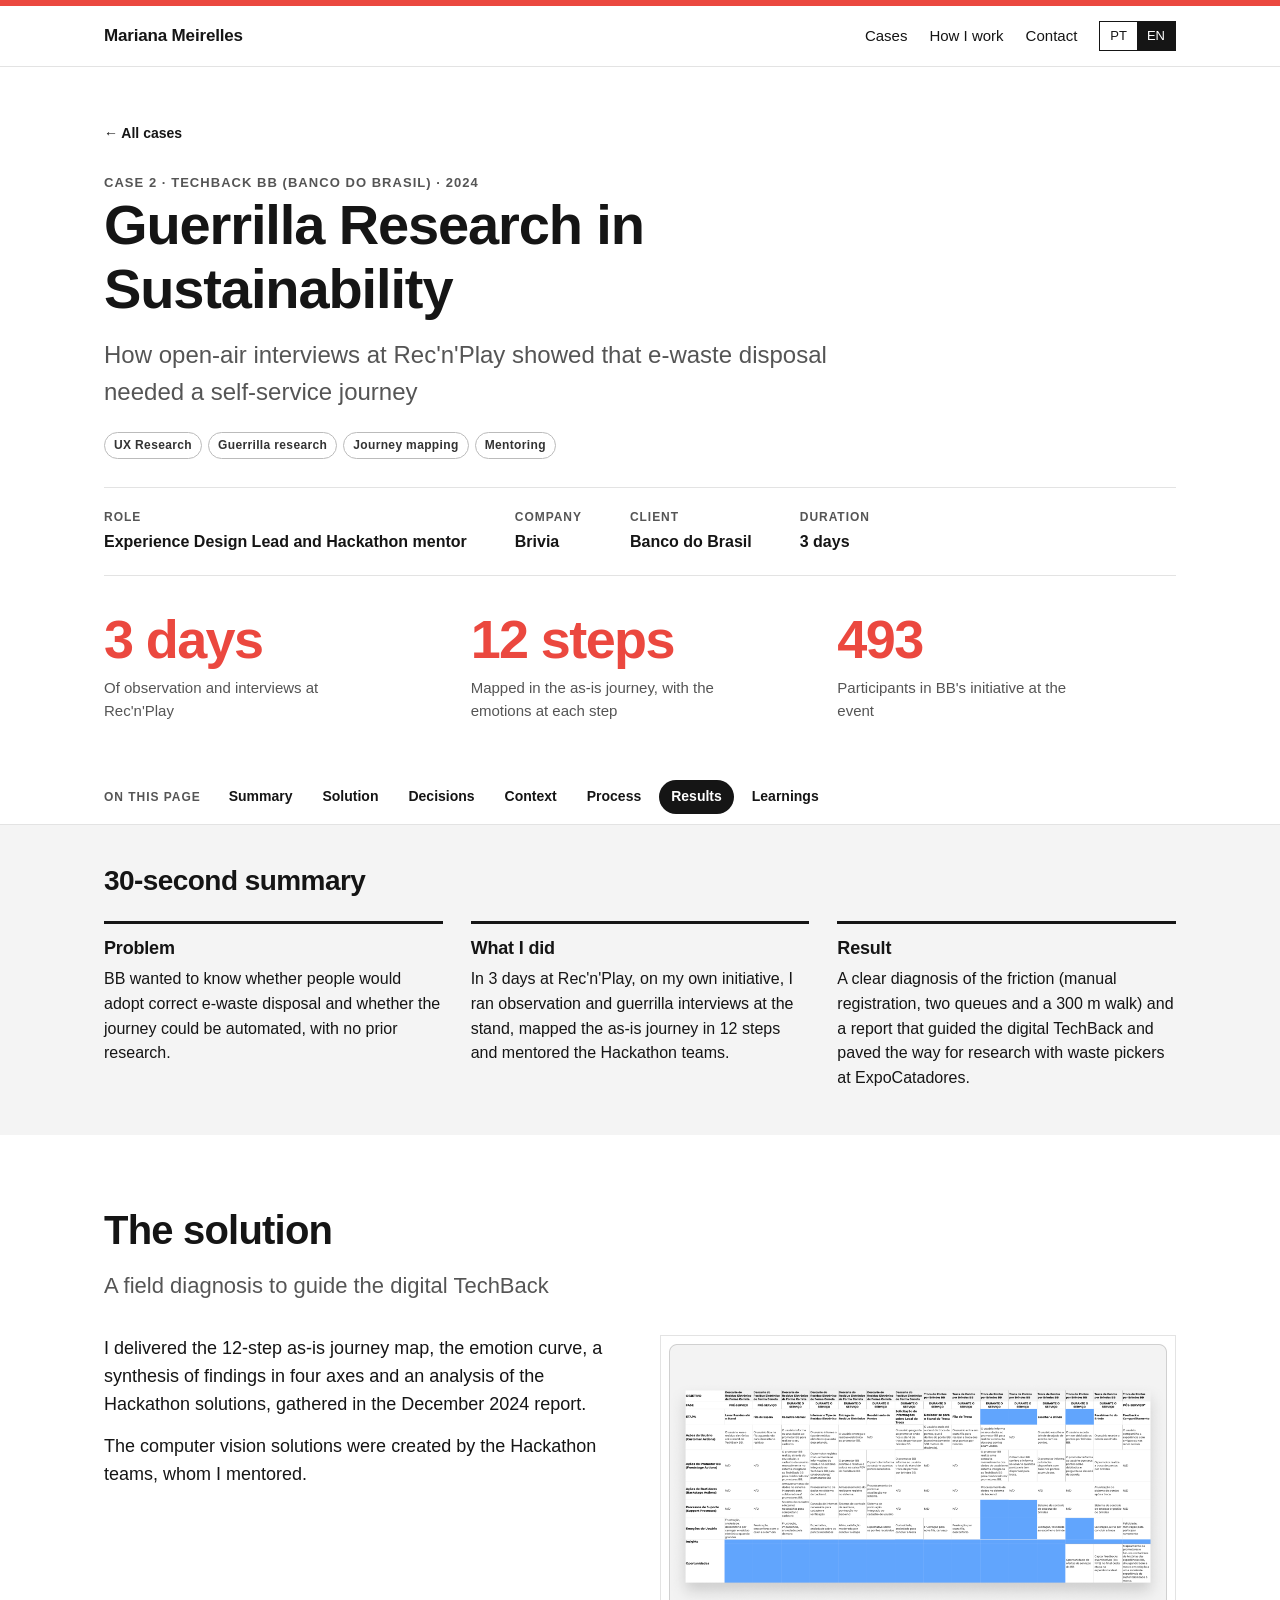
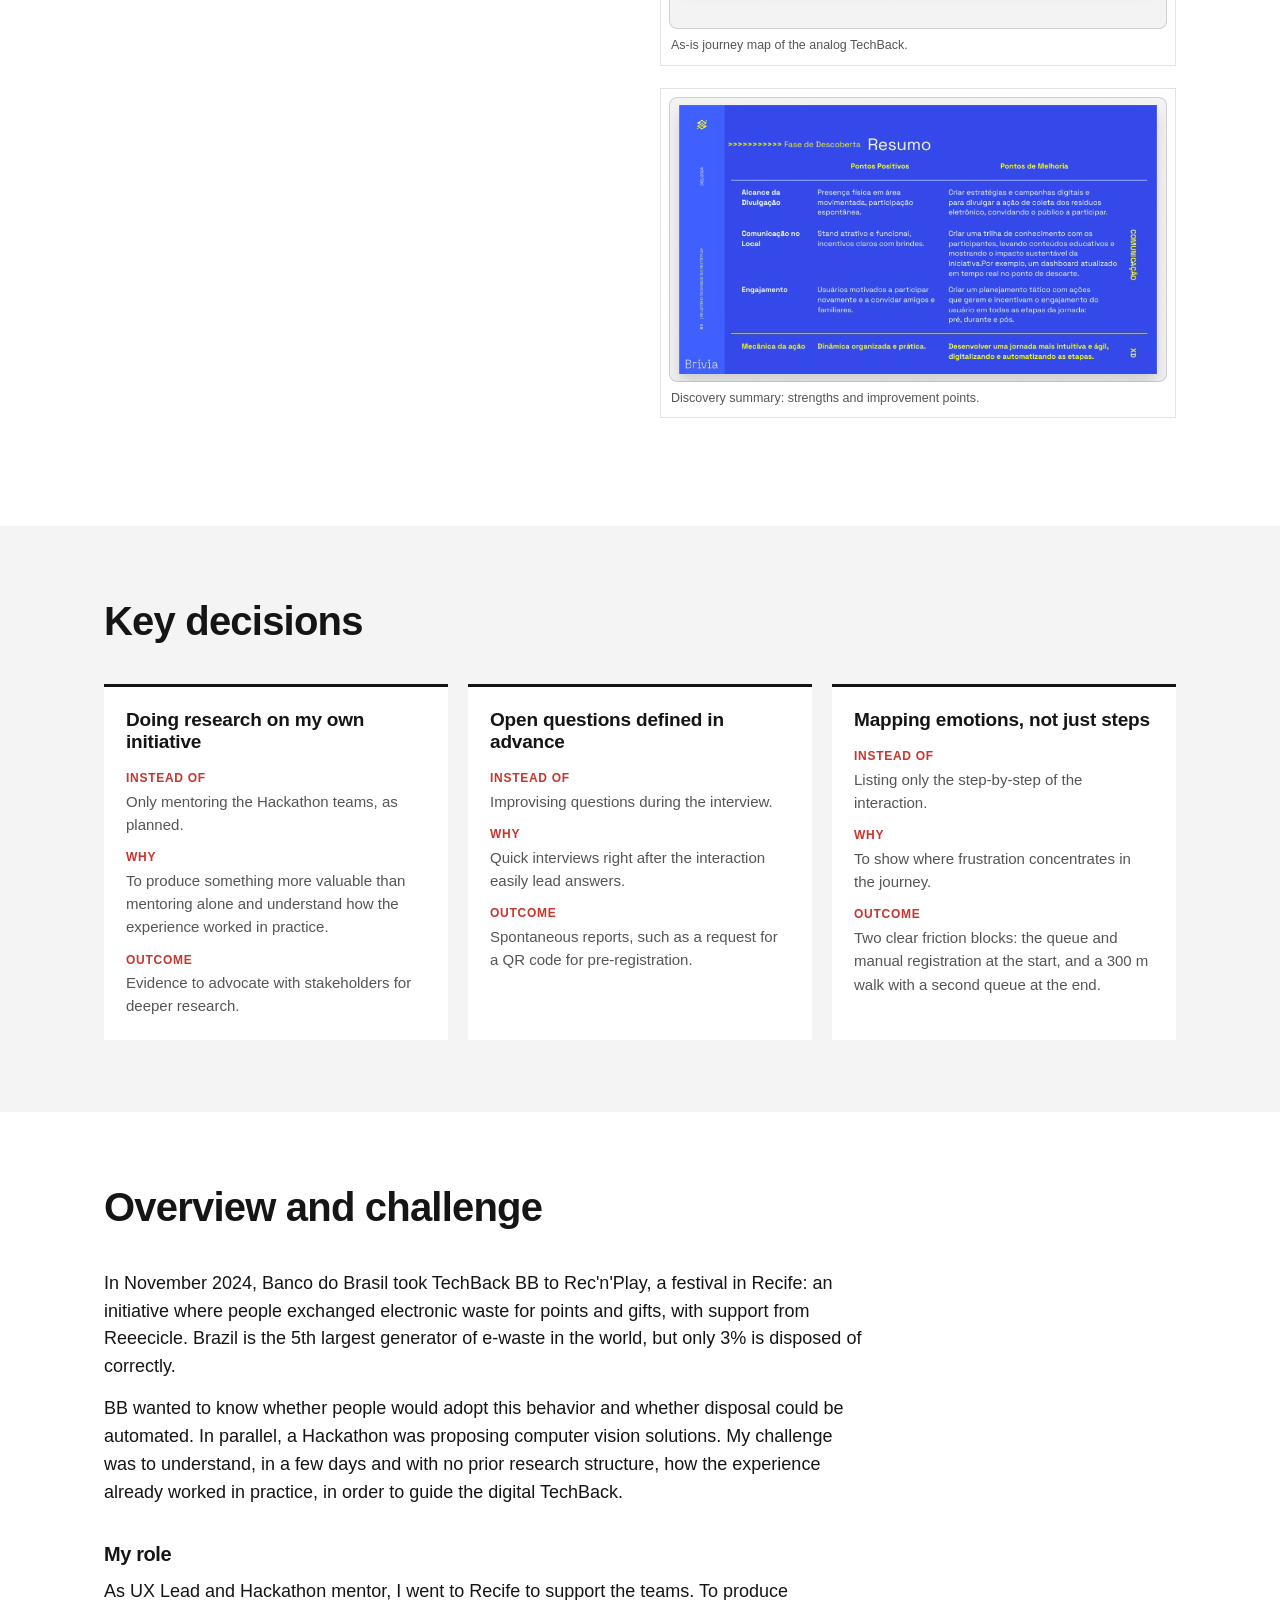
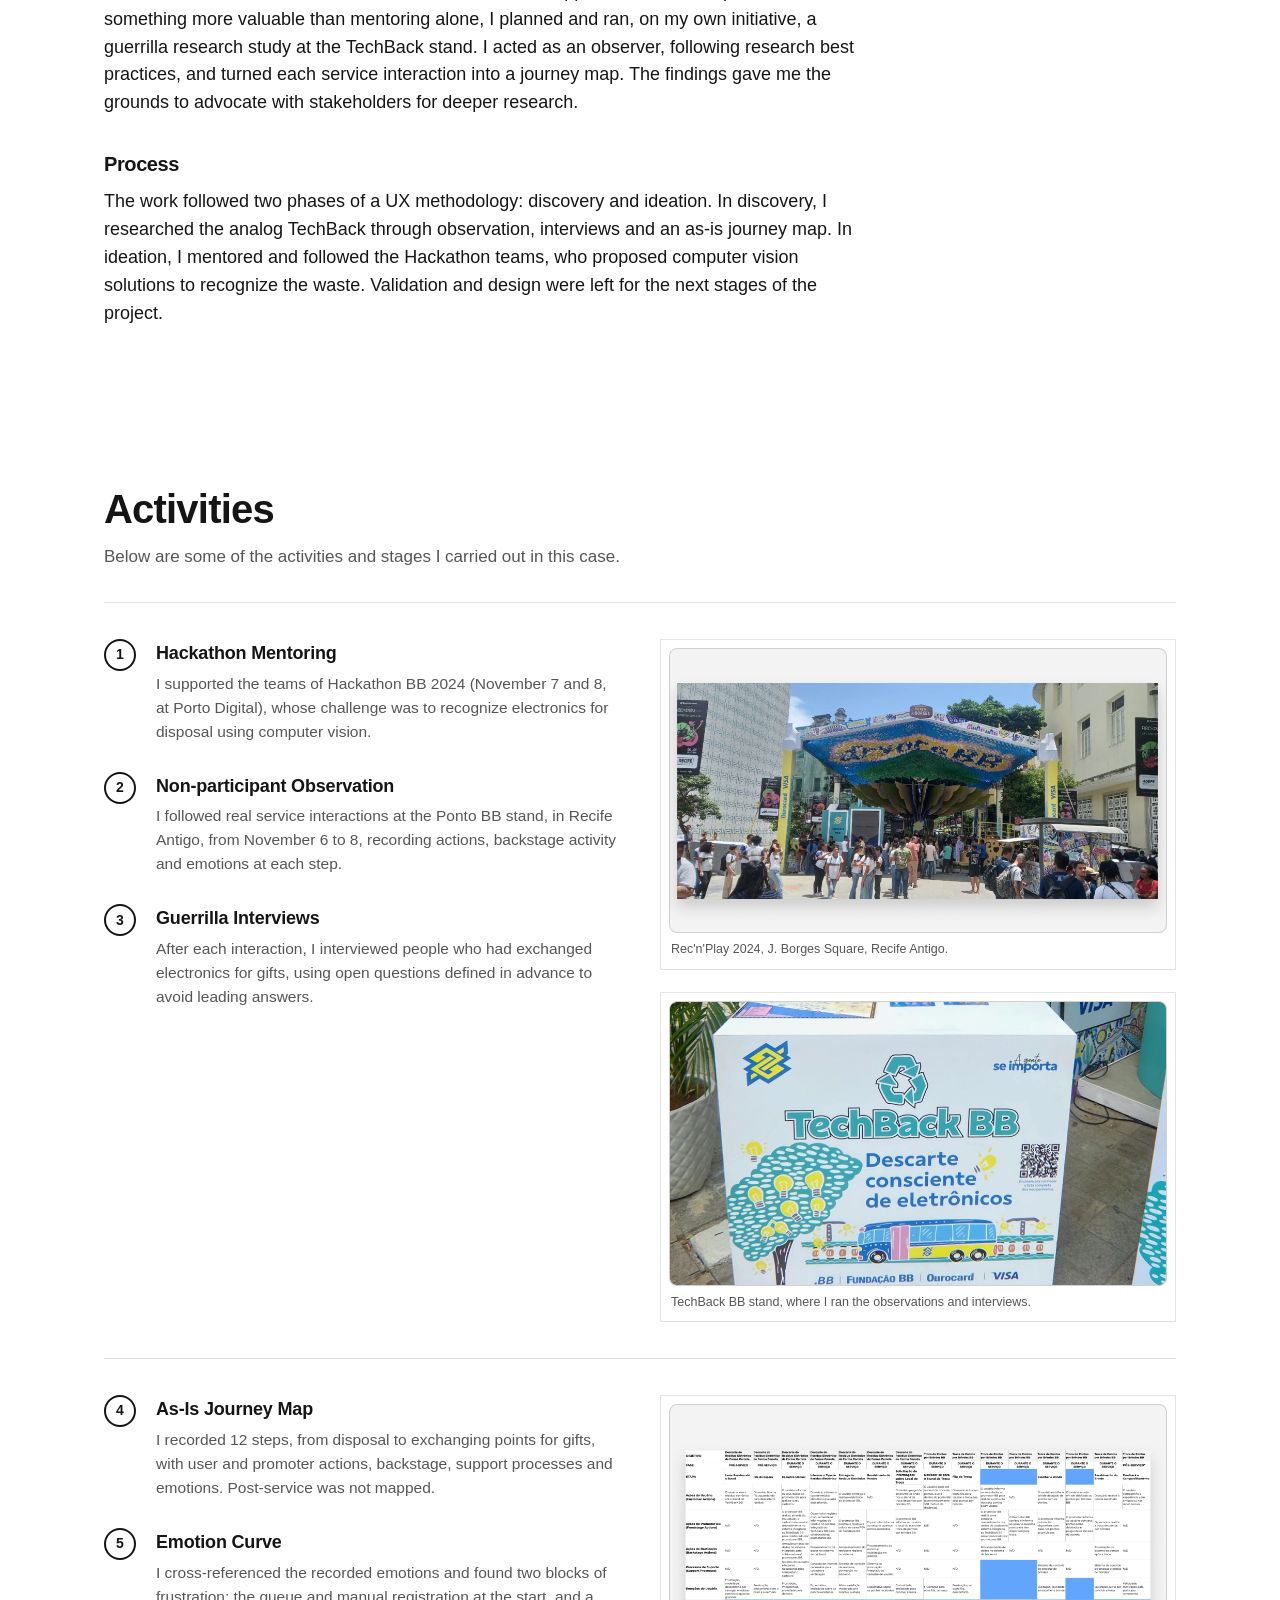
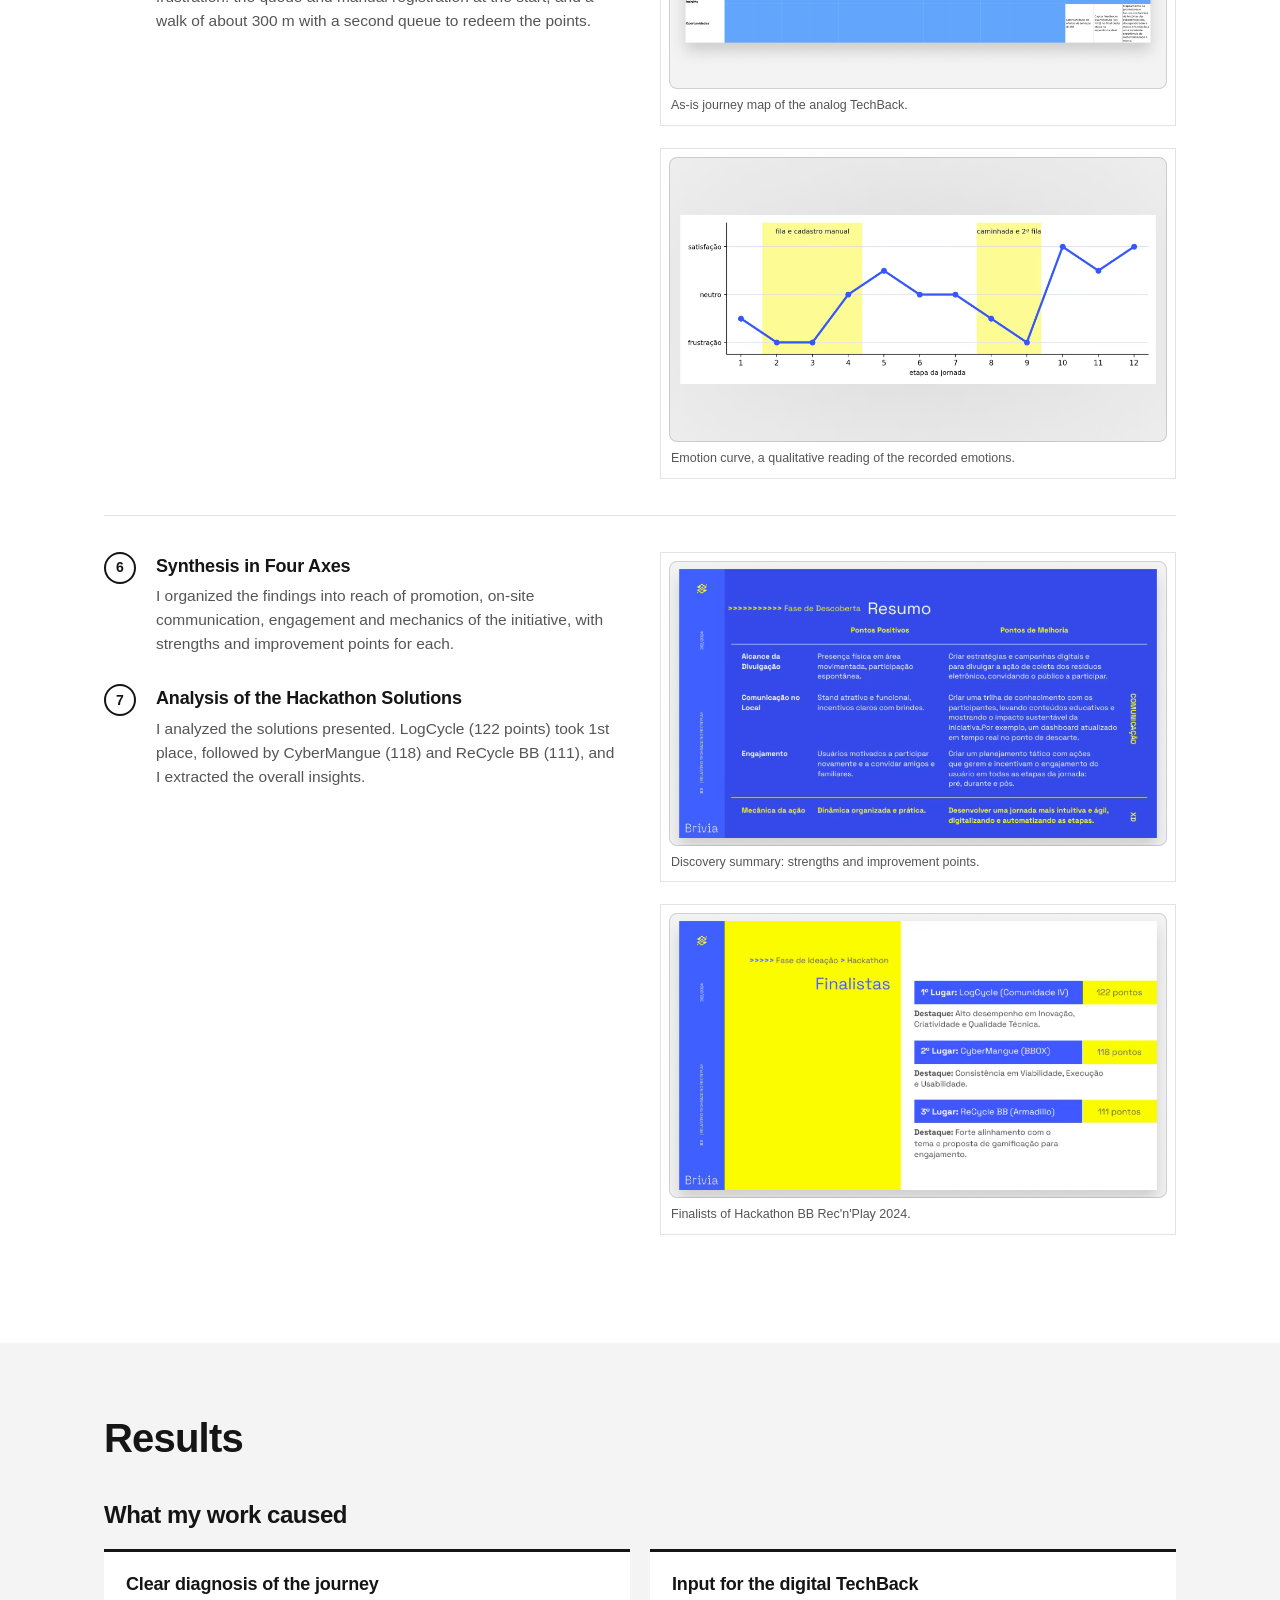
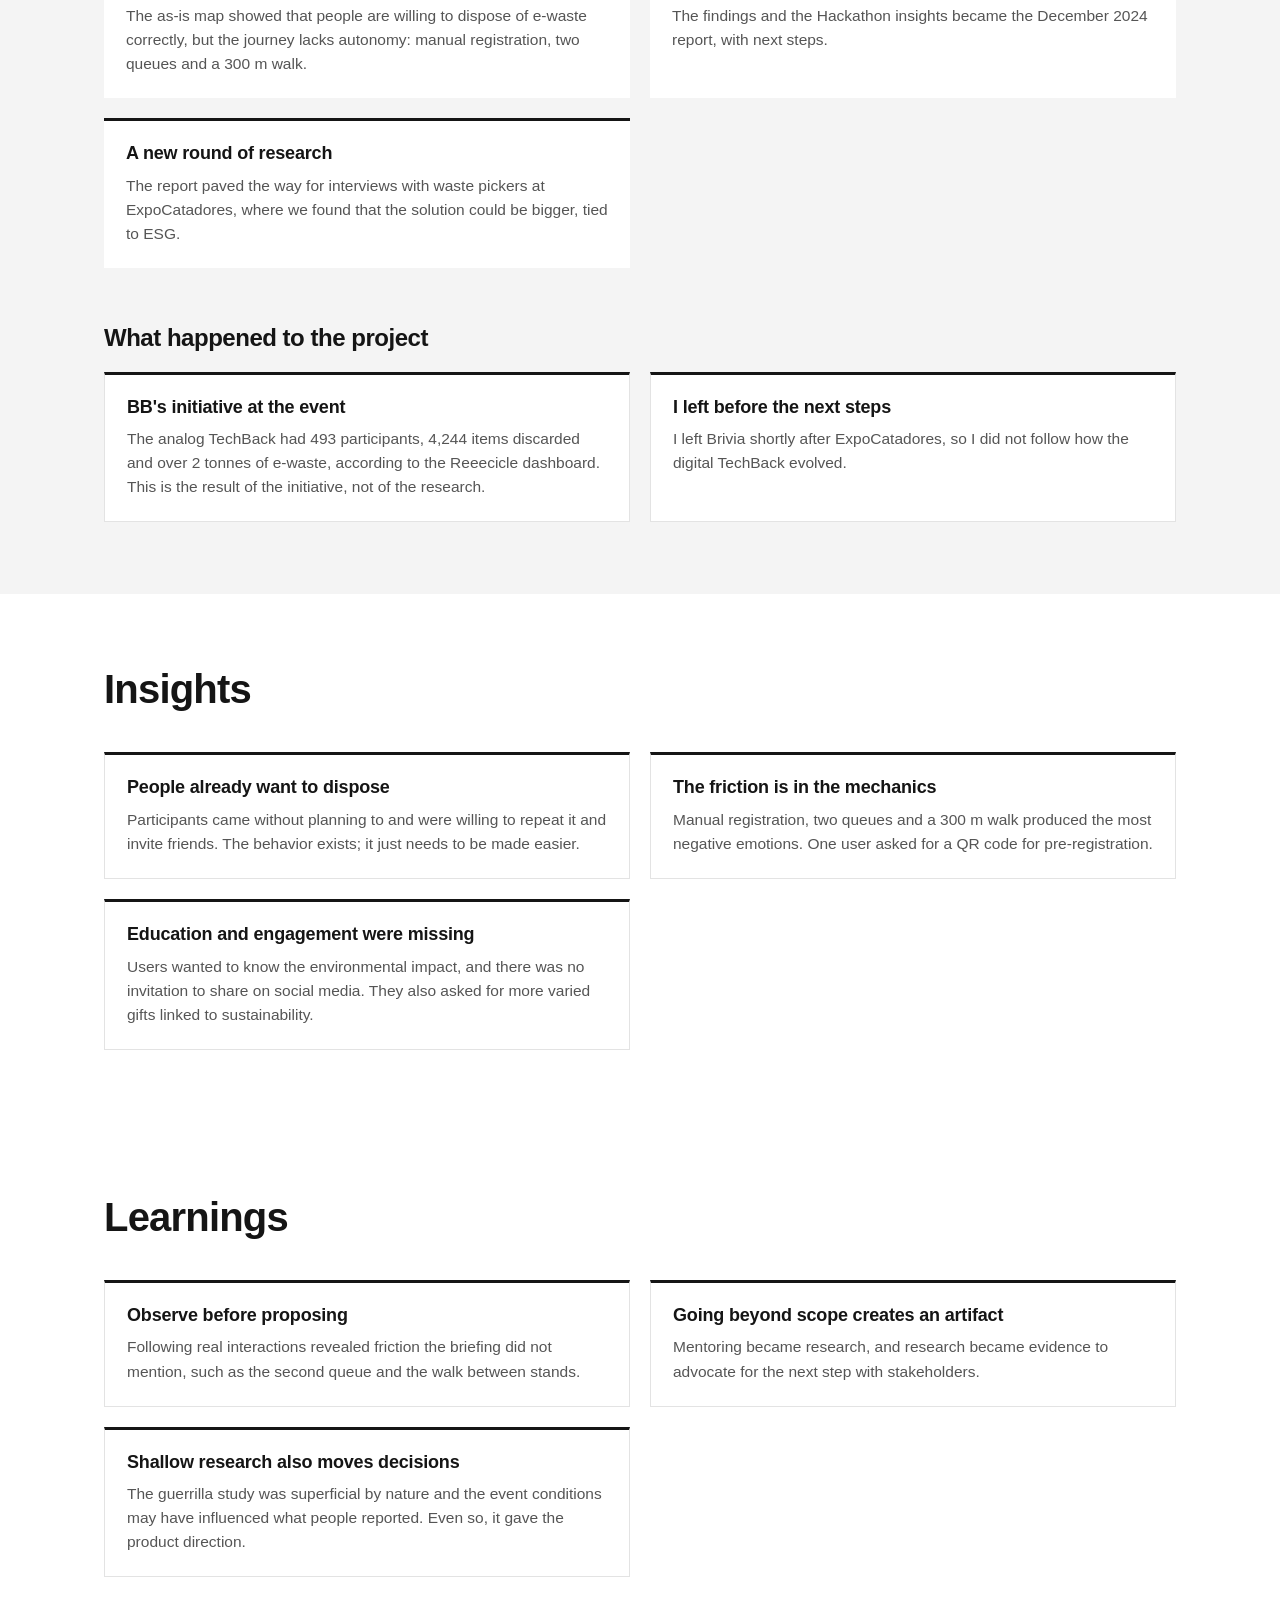
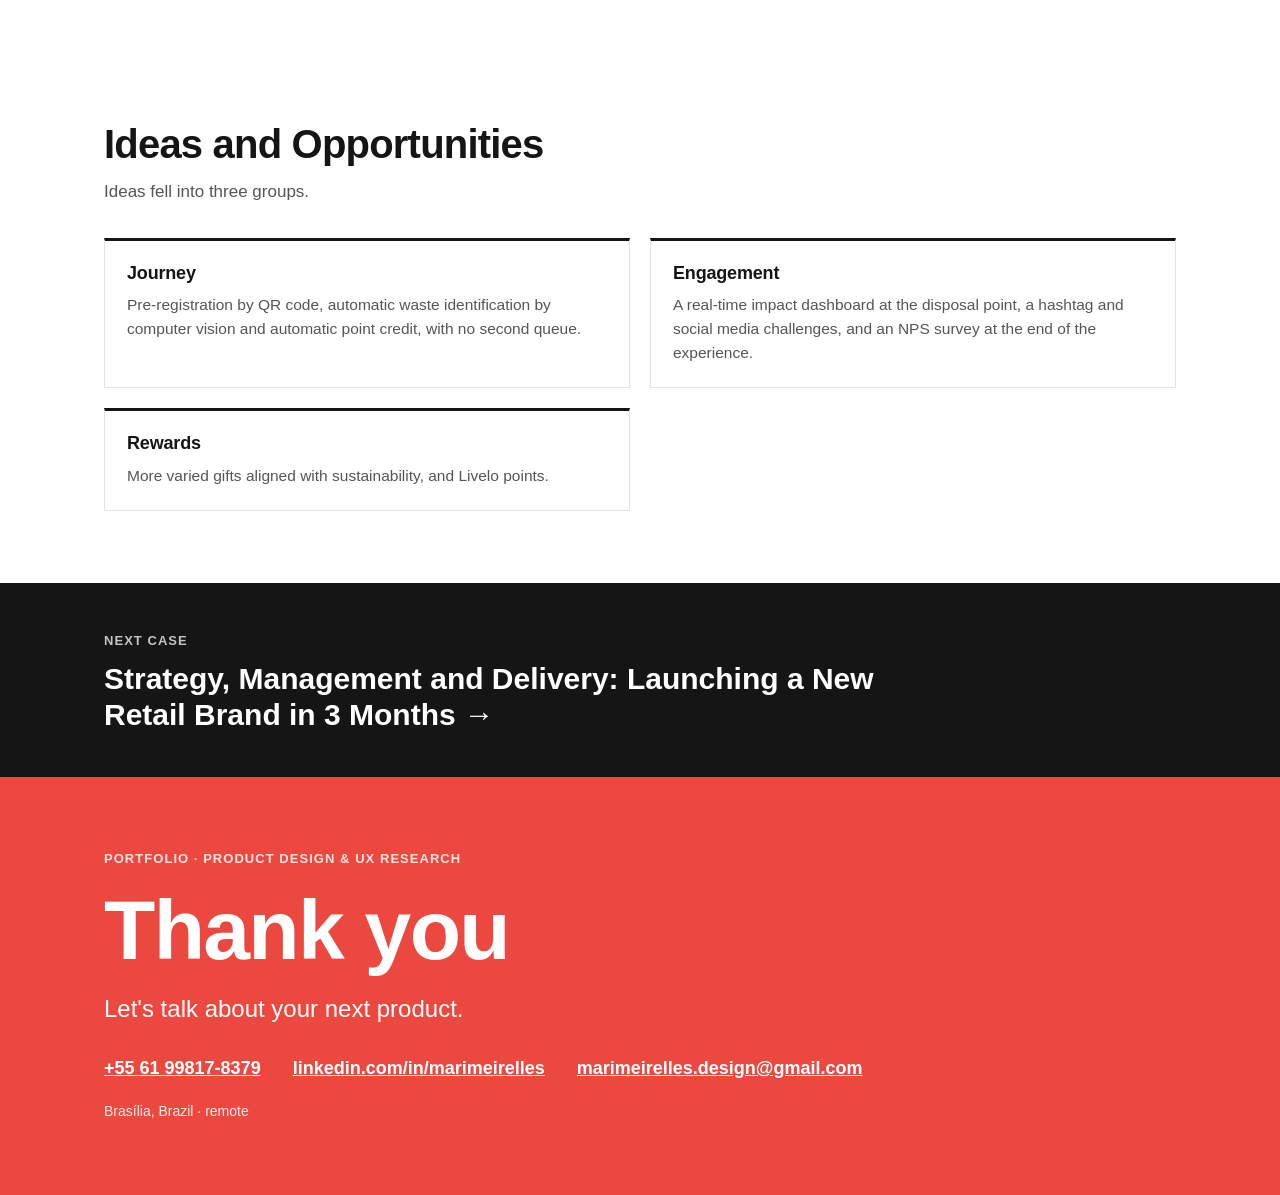
<file: en/techback-bb.html>
<!DOCTYPE html>
<html lang="en">
<head>
<meta charset="utf-8">
<meta name="viewport" content="width=device-width, initial-scale=1">
<title>Guerrilla Research in Sustainability · Mariana Meirelles</title>
<meta name="description" content="Portfolio of Mariana Meirelles, Senior Product Designer and UX Researcher: Comfy Cats Hotel, TechBack BB, Glasu!, CertificaMed, Pix and Carteira bB case studies.">
<link rel="canonical" href="https://marimeirelles.github.io/works/en/techback-bb.html">
<link rel="alternate" hreflang="pt-BR" href="https://marimeirelles.github.io/works/techback-bb.html">
<link rel="alternate" hreflang="en" href="https://marimeirelles.github.io/works/en/techback-bb.html">
<link rel="icon" type="image/png" href="../favicon.png">
<link rel="apple-touch-icon" href="../favicon.png">
<meta property="og:type" content="website">
<meta property="og:site_name" content="Mariana Meirelles">
<meta property="og:title" content="Guerrilla Research in Sustainability · Mariana Meirelles">
<meta property="og:description" content="Portfolio of Mariana Meirelles, Senior Product Designer and UX Researcher: Comfy Cats Hotel, TechBack BB, Glasu!, CertificaMed, Pix and Carteira bB case studies.">
<meta property="og:url" content="https://marimeirelles.github.io/works/en/techback-bb.html">
<meta property="og:image" content="https://marimeirelles.github.io/works/img/og-en.png">
<meta property="og:image:width" content="1200">
<meta property="og:image:height" content="630">
<meta property="og:locale" content="en_US">
<meta name="twitter:card" content="summary_large_image">
<meta name="twitter:image" content="https://marimeirelles.github.io/works/img/og-en.png">
<link rel="stylesheet" href="../style.css">
<script src="../site.js" defer></script>
<script async src="https://www.googletagmanager.com/gtag/js?id=G-E2VLYBCHG3"></script>
<script>window.dataLayer=window.dataLayer||[];function gtag(){dataLayer.push(arguments);}gtag('js',new Date());gtag('config','G-E2VLYBCHG3');</script>
<script>(function(h,o,t,j,a,r){h.hj=h.hj||function(){(h.hj.q=h.hj.q||[]).push(arguments)};h._hjSettings={hjid:6856077,hjsv:6};a=o.getElementsByTagName('head')[0];r=o.createElement('script');r.async=1;r.src=t+h._hjSettings.hjid+j+h._hjSettings.hjsv;a.appendChild(r);})(window,document,'https://static.hotjar.com/c/hotjar-','.js?sv=');</script>
<script src="../analytics.js" defer></script>

</head>
<body>
<a class="skip" href="#main">Skip to content</a>
<header class="top"><div class="wrap bar">
<a class="brand" href="index.html">Mariana Meirelles</a>
<nav aria-label="Main">
<span class="links"><a href="index.html#cases">Cases</a><a href="index.html#como">How I work</a><a href="index.html#contato">Contact</a></span>
<details class="mnav"><summary>Menu</summary><div><a href="index.html#cases">Cases</a><a href="index.html#como">How I work</a><a href="index.html#contato">Contact</a></div></details>
<span class="lang"><a href="../techback-bb.html" lang="pt" >PT</a><a href="techback-bb.html" lang="en" aria-current="true">EN</a></span>
</nav></div></header>
<main id="main">
<section class="case-hero" id="topo"><div class="wrap">
<p class="crumb"><a href="index.html#cases">← All cases</a></p>
<p class="num">CASE 2 · TECHBACK BB (BANCO DO BRASIL) · 2024</p>
<h1>Guerrilla Research in Sustainability</h1><p class="sub">How open-air interviews at Rec'n'Play showed that e-waste disposal needed a self-service journey</p>
<ul class="tags"><li>UX Research</li><li>Guerrilla research</li><li>Journey mapping</li><li>Mentoring</li></ul>
<dl class="facts"><div><dt>Role</dt><dd>Experience Design Lead and Hackathon mentor</dd></div><div><dt>Company</dt><dd>Brivia</dd></div><div><dt>Client</dt><dd>Banco do Brasil</dd></div><div><dt>Duration</dt><dd>3 days</dd></div></dl>
<dl class="metrics"><div><dt>3 days</dt><dd>Of observation and interviews at Rec'n'Play</dd></div><div><dt>12 steps</dt><dd>Mapped in the as-is journey, with the emotions at each step</dd></div><div><dt>493</dt><dd>Participants in BB's initiative at the event</dd></div></dl>
</div></section>
<nav class="toc" aria-label="On this page"><div class="wrap"><span class="toc-l">On this page</span><a href="#resumo">Summary</a><a href="#solucao">Solution</a><a href="#decisoes">Decisions</a><a href="#contexto">Context</a><a href="#processo">Process</a><a href="#resultados">Results</a><a href="#aprendizados">Learnings</a></div></nav>
<section class="tldr" id="resumo"><div class="wrap"><h2>30-second summary</h2><div class="tldr-grid"><div><h3>Problem</h3><p>BB wanted to know whether people would adopt correct e-waste disposal and whether the journey could be automated, with no prior research.</p></div><div><h3>What I did</h3><p>In 3 days at Rec'n'Play, on my own initiative, I ran observation and guerrilla interviews at the stand, mapped the as-is journey in 12 steps and mentored the Hackathon teams.</p></div><div><h3>Result</h3><p>A clear diagnosis of the friction (manual registration, two queues and a 300 m walk) and a report that guided the digital TechBack and paved the way for research with waste pickers at ExpoCatadores.</p></div></div></div></section>
<section class="sec sol" id="solucao"><div class="wrap"><h2>The solution</h2><p class="subt">A field diagnosis to guide the digital TechBack</p><div class="block first"><div class="prose"><p>I delivered the 12-step as-is journey map, the emotion curve, a synthesis of findings in four axes and an analysis of the Hackathon solutions, gathered in the December 2024 report.</p><p>The computer vision solutions were created by the Hackathon teams, whom I mentored.</p></div><div class="figs"><figure><a class="zoom" href="../img/techback-mapa-de-jornada.png" data-cap="As-is journey map of the analog TechBack." aria-label="Open larger image"><img src="../img/techback-mapa-de-jornada.png" alt="As-is journey map of the analog TechBack." loading="lazy" width="964" height="552"></a><figcaption>As-is journey map of the analog TechBack.</figcaption></figure><figure><a class="zoom" href="../img/techback-resumo-da-descoberta.png" data-cap="Discovery summary: strengths and improvement points." aria-label="Open larger image"><img src="../img/techback-resumo-da-descoberta.png" alt="Discovery summary: strengths and improvement points." loading="lazy" width="964" height="552"></a><figcaption>Discovery summary: strengths and improvement points.</figcaption></figure></div></div></div></section>
<section class="sec gray" id="decisoes"><div class="wrap"><h2>Key decisions</h2><div class="grid3"><div class="card dec"><h3>Doing research on my own initiative</h3><dl><div><dt>Instead of</dt><dd>Only mentoring the Hackathon teams, as planned.</dd></div><div><dt>Why</dt><dd>To produce something more valuable than mentoring alone and understand how the experience worked in practice.</dd></div><div><dt>Outcome</dt><dd>Evidence to advocate with stakeholders for deeper research.</dd></div></dl></div><div class="card dec"><h3>Open questions defined in advance</h3><dl><div><dt>Instead of</dt><dd>Improvising questions during the interview.</dd></div><div><dt>Why</dt><dd>Quick interviews right after the interaction easily lead answers.</dd></div><div><dt>Outcome</dt><dd>Spontaneous reports, such as a request for a QR code for pre-registration.</dd></div></dl></div><div class="card dec"><h3>Mapping emotions, not just steps</h3><dl><div><dt>Instead of</dt><dd>Listing only the step-by-step of the interaction.</dd></div><div><dt>Why</dt><dd>To show where frustration concentrates in the journey.</dd></div><div><dt>Outcome</dt><dd>Two clear friction blocks: the queue and manual registration at the start, and a 300 m walk with a second queue at the end.</dd></div></dl></div></div></div></section>
<section class="sec" id="contexto"><div class="wrap"><div class="prose narrow"><h2>Overview and challenge</h2><p>In November 2024, Banco do Brasil took TechBack BB to Rec'n'Play, a festival in Recife: an initiative where people exchanged electronic waste for points and gifts, with support from Reeecicle. Brazil is the 5th largest generator of e-waste in the world, but only 3% is disposed of correctly.</p><p>BB wanted to know whether people would adopt this behavior and whether disposal could be automated. In parallel, a Hackathon was proposing computer vision solutions. My challenge was to understand, in a few days and with no prior research structure, how the experience already worked in practice, in order to guide the digital TechBack.</p>
<h3>My role</h3><p>As UX Lead and Hackathon mentor, I went to Recife to support the teams. To produce something more valuable than mentoring alone, I planned and ran, on my own initiative, a guerrilla research study at the TechBack stand. I acted as an observer, following research best practices, and turned each service interaction into a journey map. The findings gave me the grounds to advocate with stakeholders for deeper research.</p><h3>Process</h3><p>The work followed two phases of a UX methodology: discovery and ideation. In discovery, I researched the analog TechBack through observation, interviews and an as-is journey map. In ideation, I mentored and followed the Hackathon teams, who proposed computer vision solutions to recognize the waste. Validation and design were left for the next stages of the project.</p></div></div></section>
<section class="sec" id="processo"><div class="wrap"><h2>Activities</h2><p class="hint">Below are some of the activities and stages I carried out in this case.</p><div class="block"><ol class="acts"><li><span class="n" aria-hidden="true">1</span><div><h3>Hackathon Mentoring</h3><div class="txt">I supported the teams of Hackathon BB 2024 (November 7 and 8, at Porto Digital), whose challenge was to recognize electronics for disposal using computer vision.</div></div></li><li><span class="n" aria-hidden="true">2</span><div><h3>Non-participant Observation</h3><div class="txt">I followed real service interactions at the Ponto BB stand, in Recife Antigo, from November 6 to 8, recording actions, backstage activity and emotions at each step.</div></div></li><li><span class="n" aria-hidden="true">3</span><div><h3>Guerrilla Interviews</h3><div class="txt">After each interaction, I interviewed people who had exchanged electronics for gifts, using open questions defined in advance to avoid leading answers.</div></div></li></ol><div class="figs"><figure><a class="zoom" href="../img/techback-recnplay.png" data-cap="Rec&#x27;n&#x27;Play 2024, J. Borges Square, Recife Antigo." aria-label="Open larger image"><img src="../img/techback-recnplay.png" alt="Rec&#x27;n&#x27;Play 2024, J. Borges Square, Recife Antigo." loading="lazy" width="964" height="552"></a><figcaption>Rec'n'Play 2024, J. Borges Square, Recife Antigo.</figcaption></figure><figure><a class="zoom" href="../img/techback-stand.png" data-cap="TechBack BB stand, where I ran the observations and interviews." aria-label="Open larger image"><img src="../img/techback-stand.png" alt="TechBack BB stand, where I ran the observations and interviews." loading="lazy" width="964" height="552"></a><figcaption>TechBack BB stand, where I ran the observations and interviews.</figcaption></figure></div></div><div class="block"><ol class="acts"><li><span class="n" aria-hidden="true">4</span><div><h3>As-Is Journey Map</h3><div class="txt">I recorded 12 steps, from disposal to exchanging points for gifts, with user and promoter actions, backstage, support processes and emotions. Post-service was not mapped.</div></div></li><li><span class="n" aria-hidden="true">5</span><div><h3>Emotion Curve</h3><div class="txt">I cross-referenced the recorded emotions and found two blocks of frustration: the queue and manual registration at the start, and a walk of about 300 m with a second queue to redeem the points.</div></div></li></ol><div class="figs"><figure><a class="zoom" href="../img/techback-mapa-de-jornada.png" data-cap="As-is journey map of the analog TechBack." aria-label="Open larger image"><img src="../img/techback-mapa-de-jornada.png" alt="As-is journey map of the analog TechBack." loading="lazy" width="964" height="552"></a><figcaption>As-is journey map of the analog TechBack.</figcaption></figure><figure><a class="zoom" href="../img/techback-curva-de-emocao.png" data-cap="Emotion curve, a qualitative reading of the recorded emotions." aria-label="Open larger image"><img src="../img/techback-curva-de-emocao.png" alt="Emotion curve, a qualitative reading of the recorded emotions." loading="lazy" width="964" height="552"></a><figcaption>Emotion curve, a qualitative reading of the recorded emotions.</figcaption></figure></div></div><div class="block"><ol class="acts"><li><span class="n" aria-hidden="true">6</span><div><h3>Synthesis in Four Axes</h3><div class="txt">I organized the findings into reach of promotion, on-site communication, engagement and mechanics of the initiative, with strengths and improvement points for each.</div></div></li><li><span class="n" aria-hidden="true">7</span><div><h3>Analysis of the Hackathon Solutions</h3><div class="txt">I analyzed the solutions presented. LogCycle (122 points) took 1st place, followed by CyberMangue (118) and ReCycle BB (111), and I extracted the overall insights.</div></div></li></ol><div class="figs"><figure><a class="zoom" href="../img/techback-resumo-da-descoberta.png" data-cap="Discovery summary: strengths and improvement points." aria-label="Open larger image"><img src="../img/techback-resumo-da-descoberta.png" alt="Discovery summary: strengths and improvement points." loading="lazy" width="964" height="552"></a><figcaption>Discovery summary: strengths and improvement points.</figcaption></figure><figure><a class="zoom" href="../img/techback-finalistas.png" data-cap="Finalists of Hackathon BB Rec&#x27;n&#x27;Play 2024." aria-label="Open larger image"><img src="../img/techback-finalistas.png" alt="Finalists of Hackathon BB Rec&#x27;n&#x27;Play 2024." loading="lazy" width="964" height="552"></a><figcaption>Finalists of Hackathon BB Rec'n'Play 2024.</figcaption></figure></div></div></div></section>
<section class="sec gray" id="resultados"><div class="wrap"><h2>Results</h2><h3 class="h3 sub0">What my work caused</h3><div class="grid2"><div class="card"><h3>Clear diagnosis of the journey</h3><p>The as-is map showed that people are willing to dispose of e-waste correctly, but the journey lacks autonomy: manual registration, two queues and a 300 m walk.</p></div><div class="card"><h3>Input for the digital TechBack</h3><p>The findings and the Hackathon insights became the December 2024 report, with next steps.</p></div><div class="card"><h3>A new round of research</h3><p>The report paved the way for interviews with waste pickers at ExpoCatadores, where we found that the solution could be bigger, tied to ESG.</p></div></div><h3 class="h3">What happened to the project</h3><div class="grid2"><div class="card line"><h3>BB's initiative at the event</h3><p>The analog TechBack had 493 participants, 4,244 items discarded and over 2 tonnes of e-waste, according to the Reeecicle dashboard. This is the result of the initiative, not of the research.</p></div><div class="card line"><h3>I left before the next steps</h3><p>I left Brivia shortly after ExpoCatadores, so I did not follow how the digital TechBack evolved.</p></div></div></div></section>
<section class="sec" id="aprendizados"><div class="wrap"><h2>Insights</h2><div class="grid2"><div class="card line"><h3>People already want to dispose</h3><p>Participants came without planning to and were willing to repeat it and invite friends. The behavior exists; it just needs to be made easier.</p></div><div class="card line"><h3>The friction is in the mechanics</h3><p>Manual registration, two queues and a 300 m walk produced the most negative emotions. One user asked for a QR code for pre-registration.</p></div><div class="card line"><h3>Education and engagement were missing</h3><p>Users wanted to know the environmental impact, and there was no invitation to share on social media. They also asked for more varied gifts linked to sustainability.</p></div></div></div></section>
<section class="sec"><div class="wrap"><h2>Learnings</h2><div class="grid2"><div class="card line"><h3>Observe before proposing</h3><p>Following real interactions revealed friction the briefing did not mention, such as the second queue and the walk between stands.</p></div><div class="card line"><h3>Going beyond scope creates an artifact</h3><p>Mentoring became research, and research became evidence to advocate for the next step with stakeholders.</p></div><div class="card line"><h3>Shallow research also moves decisions</h3><p>The guerrilla study was superficial by nature and the event conditions may have influenced what people reported. Even so, it gave the product direction.</p></div></div></div></section>
<section class="sec"><div class="wrap"><h2>Ideas and Opportunities</h2><p class="hint">Ideas fell into three groups.</p><div class="grid2"><div class="card line"><h3>Journey</h3><p>Pre-registration by QR code, automatic waste identification by computer vision and automatic point credit, with no second queue.</p></div><div class="card line"><h3>Engagement</h3><p>A real-time impact dashboard at the disposal point, a hashtag and social media challenges, and an NPS survey at the end of the experience.</p></div><div class="card line"><h3>Rewards</h3><p>More varied gifts aligned with sustainability, and Livelo points.</p></div></div></div></section>
<section class="next"><div class="wrap"><a href="glasu.html"><span>Next case</span><strong>Strategy, Management and Delivery: Launching a New Retail Brand in 3 Months <span aria-hidden="true">→</span></strong></a></div></section>
<a class="totop" href="#main" aria-label="Back to top">↑</a>
<dialog class="lb" aria-label="Open larger image"><button class="lb-x" type="button">Close ✕</button><img alt=""><p></p></dialog>
</main>
<footer id="contato" class="foot"><div class="wrap">
<p class="kicker light">PORTFOLIO · PRODUCT DESIGN & UX RESEARCH</p>
<h2>Thank you</h2><p class="talk">Let's talk about your next product.</p>
<ul class="contact">
<li><a href="tel:+5561998178379">+55 61 99817-8379</a></li>
<li><a href="https://linkedin.com/in/marimeirelles" target="_blank" rel="noopener">linkedin.com/in/marimeirelles</a></li>
<li><a href="mailto:marimeirelles.design@gmail.com">marimeirelles.design@gmail.com</a></li>
</ul><p class="loc">Brasília, Brazil · remote</p></div></footer>
</body>
</html>
</file>
<file: style.css>
:root{--red:#EB483F;--red-d:#C9342C;--ink:#151515;--mut:#555;--line:#E3E3E3;--gray:#F4F4F4}
*{box-sizing:border-box}
html{scroll-behavior:smooth}
body{margin:0;font-family:"Helvetica Neue",Helvetica,Arial,sans-serif;color:var(--ink);background:#fff;line-height:1.55;font-size:17px;-webkit-font-smoothing:antialiased}
img{max-width:100%;height:auto;display:block}
a{color:inherit}
a:focus-visible{outline:3px solid var(--ink);outline-offset:3px}
.skip{position:absolute;left:-999px}.skip:focus{left:12px;top:12px;background:#fff;padding:8px 12px;z-index:9}
.wrap{max-width:1120px;margin:0 auto;padding:0 24px}
.top{border-top:6px solid var(--red);background:#fff;position:sticky;top:0;z-index:5;border-bottom:1px solid var(--line)}
.bar{display:flex;justify-content:space-between;align-items:center;gap:16px;min-height:60px}
.brand{font-weight:700;text-decoration:none;letter-spacing:-.01em}
.top nav{display:flex;gap:22px;align-items:center;font-size:15px}
.links{display:flex;gap:22px}
.mnav{display:none;position:relative}
.mnav summary{list-style:none;cursor:pointer;font-weight:700;font-size:14px;border:1px solid var(--ink);padding:4px 12px}
.mnav summary::-webkit-details-marker{display:none}
.mnav[open] summary{background:var(--ink);color:#fff}
.mnav div{position:absolute;right:0;top:calc(100% + 8px);background:#fff;border:1px solid var(--line);box-shadow:0 10px 30px rgba(0,0,0,.12);display:flex;flex-direction:column;min-width:200px}
.mnav div a{padding:14px 18px;border-bottom:1px solid var(--line)}
.top nav a{text-decoration:none;font-weight:500}
.top nav a:hover{color:var(--red-d)}
.lang{display:inline-flex;border:1px solid var(--ink)}
.lang a{padding:4px 10px;font-weight:700;font-size:13px}
.lang a[aria-current]{background:var(--ink);color:#fff}
.kicker{font-size:13px;font-weight:700;letter-spacing:.08em;color:var(--red-d);margin:0 0 12px}
.kicker.light{color:#fff;opacity:.85}
h1,h2,h3,h4{line-height:1.15;letter-spacing:-.02em;margin:0}
.hero{padding:48px 0 8px}
.hero-grid{display:grid;grid-template-columns:1fr minmax(200px,260px);gap:56px;align-items:center}
.photo{width:100%;border-radius:14px}
.hero h1{font-size:clamp(40px,5.6vw,72px);font-weight:700}
.role{font-size:clamp(20px,3vw,28px);font-weight:700;margin:14px 0 0}
.lead{font-size:clamp(18px,2.2vw,22px);max-width:640px;margin:22px 0 0;color:var(--mut)}
.loc{font-size:14px;color:var(--mut);margin:18px 0 0}
.sec{padding:72px 0}
.sec.gray{background:var(--gray)}
.sec h2{font-size:clamp(28px,4vw,40px);font-weight:700;margin-bottom:40px}
.ctas{display:flex;flex-wrap:wrap;gap:12px;margin:26px 0 0}
#cases{padding-top:48px}
.btn.ghost{background:#fff;color:var(--ink);border:2px solid var(--ink);padding:9px 16px}
.btn.ghost:hover{background:var(--ink);color:#fff}
.two{display:grid;grid-template-columns:1fr 1.7fr;gap:40px}
.two h2{margin:0}
.about{list-style:none;margin:0;padding:0;font-size:20px}
.about li{padding:16px 0;border-top:1px solid var(--line)}
.about li:last-child{border-bottom:1px solid var(--line)}
.nums{display:grid;grid-template-columns:repeat(3,1fr);gap:32px}
.nums strong{display:block;font-size:clamp(48px,8vw,84px);line-height:1;color:var(--red);letter-spacing:-.03em}
.nums span{display:block;margin-top:10px;color:var(--mut)}
.timeline{list-style:none;margin:0;padding:0;display:grid;grid-template-columns:repeat(6,1fr);gap:0;border-top:2px solid var(--ink)}
.timeline li{padding:18px 16px 0 0;display:flex;flex-direction:column;gap:4px;font-size:15px;position:relative}
.timeline li::before{content:"";position:absolute;top:-7px;left:0;width:12px;height:12px;border-radius:50%;background:var(--ink)}
.timeline .yr{font-weight:700;color:var(--red-d);font-size:20px}
.timeline li span:last-child{color:var(--mut)}
.logos{list-style:none;margin:0;padding:0;display:grid;grid-template-columns:repeat(4,1fr);gap:44px 56px;align-items:center}
.logos img{width:100%;max-width:150px;margin:0 auto}
.cases{display:grid;grid-template-columns:repeat(2,1fr);gap:28px}
.case-card{border:1px solid var(--line);display:flex;flex-direction:column;background:#fff;text-decoration:none;transition:box-shadow .2s,transform .2s}
.case-card:hover{box-shadow:0 14px 36px rgba(0,0,0,.10);transform:translateY(-3px)}
.case-card:hover h3{text-decoration:underline;text-underline-offset:4px}
.shot{background:var(--gray);border-bottom:1px solid var(--line)}
.shot img{aspect-ratio:964/552;object-fit:cover;width:100%}
.cbody{padding:22px 24px 24px;display:flex;flex-direction:column;gap:12px;flex:1}
.num{font-size:13px;font-weight:700;letter-spacing:.08em;color:var(--mut);margin:0}
.case-card h3{font-size:22px}
.sub{color:var(--mut);margin:0}
.tags{list-style:none;display:flex;flex-wrap:wrap;gap:6px;margin:0;padding:0}
.tags li{font-size:12px;font-weight:700;letter-spacing:.03em;border:1px solid #BBB;color:#333;padding:3px 9px;border-radius:99px}
.hl{margin:auto 0 0;padding-top:16px;border-top:1px solid var(--line);display:flex;align-items:baseline;gap:12px}
.hl strong{font-size:28px;color:var(--red-d);letter-spacing:-.02em;white-space:nowrap}
.hl span{font-size:14px;color:var(--mut)}
.more{font-weight:700;font-size:15px}
.btn{margin-top:auto;display:inline-block;align-self:flex-start;background:var(--ink);color:#fff;text-decoration:none;font-weight:700;padding:11px 18px;font-size:15px}
.btn:hover{background:var(--red-d)}
.dd{width:100%;max-width:820px;margin:0 auto;display:block}
.dd polygon{fill:#fff;stroke:var(--ink);stroke-width:2.5}
.dd line{stroke:#999;stroke-width:1.5;stroke-dasharray:5 5}
.dd text{font-family:inherit;text-anchor:middle}
.dd .t{font-size:12px;font-weight:700;letter-spacing:.06em;fill:#555}
.dd .l{font-size:17px;font-weight:700;fill:#151515}
.dd .b{font-size:11px;font-weight:700;letter-spacing:.06em;fill:#C9342C}
.cap{color:var(--mut);font-size:15px;max-width:640px}
.center{margin:18px auto 0;text-align:center}
.h3{font-size:24px;margin:56px 0 20px}
.grid4{display:grid;grid-template-columns:repeat(4,1fr);gap:20px}
.grid2{display:grid;grid-template-columns:repeat(2,1fr);gap:20px}
.card{background:#fff;padding:22px;border-top:3px solid var(--ink)}
.grid3{display:grid;grid-template-columns:repeat(3,1fr);gap:20px}
.card.dec dl{margin:0;display:grid;gap:12px}
.card.dec dt{font-size:12px;font-weight:700;letter-spacing:.06em;text-transform:uppercase;color:var(--red-d)}
.card.dec dd{margin:2px 0 0;color:var(--mut);font-size:15px}
.card.dec h3{font-size:19px;margin-bottom:16px}
.sol .block.first{border-top:0;padding-top:0}
.sol .prose p{font-size:18px}
.h3.sub0{margin-top:0}
.card.line{border:1px solid var(--line);border-top:3px solid var(--ink)}
.card h3,.card h4{font-size:18px;margin-bottom:10px;letter-spacing:-.01em}
.card p{margin:0;color:var(--mut);font-size:15.5px}
.tools{width:100%;border-collapse:collapse;background:#fff}
.tools th,.tools td{text-align:left;padding:14px 18px;border-bottom:1px solid var(--line);font-size:16px}
.tools thead th{font-size:13px;letter-spacing:.08em;text-transform:uppercase;color:var(--red-d)}
.case-hero{padding:56px 0 48px}
.toc{position:sticky;top:66px;z-index:4;background:rgba(255,255,255,.96);backdrop-filter:blur(6px);border-bottom:1px solid var(--line)}
.toc .wrap{display:flex;gap:6px;align-items:center;overflow-x:auto;scrollbar-width:none;padding-top:10px;padding-bottom:10px}
.toc .wrap::-webkit-scrollbar{display:none}
.toc-l{font-size:12px;font-weight:700;letter-spacing:.08em;text-transform:uppercase;color:var(--mut);margin-right:10px;white-space:nowrap}
.toc a{white-space:nowrap;text-decoration:none;font-size:14px;font-weight:600;padding:6px 12px;border-radius:99px}
.toc a:hover{background:var(--gray)}
.toc a.on{background:var(--ink);color:#fff}
section[id]{scroll-margin-top:130px}
.totop{position:fixed;right:20px;bottom:20px;width:48px;height:48px;border-radius:50%;background:var(--ink);color:#fff;display:grid;place-items:center;text-decoration:none;font-size:20px;font-weight:700;opacity:0;pointer-events:none;transition:opacity .2s;z-index:6}
.totop.show{opacity:1;pointer-events:auto}
.totop:hover{background:var(--red-d)}
.lb{border:0;padding:0;max-width:min(1400px,94vw);max-height:94vh;background:#fff}
.lb::backdrop{background:rgba(10,10,10,.85)}
.lb img{max-width:100%;max-height:82vh;width:auto;margin:0 auto}
.lb p{margin:0;padding:10px 16px 14px;font-size:14px;color:var(--mut)}
.lb-x{position:sticky;top:0;float:right;margin:8px;background:var(--ink);color:#fff;border:0;padding:8px 14px;font-weight:700;cursor:pointer;font-size:14px}
.case-hero .btn.live{margin-top:36px}
.tldr{background:var(--gray);padding:40px 0 44px}
.tldr-grid{display:grid;grid-template-columns:repeat(3,1fr);gap:28px}
.tldr-grid div{border-top:3px solid var(--ink);padding-top:14px}
.tldr h2{font-size:clamp(22px,3vw,28px);margin-bottom:24px}
.tldr h3{font-size:18px;margin-bottom:8px;letter-spacing:-.01em}
.tldr p{margin:0;font-size:16px}
.crumb{margin:0 0 28px;font-size:14px}
.crumb a{text-decoration:none;font-weight:700}
.case-hero h1{font-size:clamp(32px,5.4vw,56px);max-width:900px}
.case-hero .sub{font-size:clamp(18px,2.4vw,24px);max-width:760px;margin:14px 0 22px}
.facts{display:grid;grid-template-columns:repeat(4,auto);justify-content:start;gap:12px 48px;margin:28px 0 0;padding:20px 0;border-top:1px solid var(--line);border-bottom:1px solid var(--line)}
.facts dt{font-size:12px;font-weight:700;letter-spacing:.08em;text-transform:uppercase;color:var(--mut)}
.facts dd{margin:4px 0 0;font-weight:700;font-size:16px}
.metrics{display:grid;grid-template-columns:repeat(3,1fr);gap:28px;margin:36px 0 0}
.metrics dt{font-size:clamp(34px,5vw,54px);font-weight:700;color:var(--red);line-height:1;letter-spacing:-.03em}
.metrics dd{margin:10px 0 0;color:var(--mut);font-size:15px;max-width:260px}
.split{display:grid;grid-template-columns:260px 1fr;gap:56px;align-items:start}
.prose.narrow{max-width:760px}
.prose h3{font-size:20px;margin:36px 0 12px}
.subt{font-size:clamp(18px,2.2vw,22px);color:var(--mut);margin:-24px 0 32px;max-width:760px}
.prose p{margin:0 0 14px;font-size:18px}
.hint{color:var(--mut);margin:-28px 0 32px}
.block{display:grid;grid-template-columns:1fr 1fr;gap:40px;padding:36px 0;border-top:1px solid var(--line);align-items:start}
.acts{list-style:none;margin:0;padding:0;display:grid;gap:28px}
.acts>li{display:grid;grid-template-columns:38px 1fr;gap:14px}
.acts .n{width:32px;height:32px;border-radius:50%;border:2px solid var(--ink);color:var(--ink);font-weight:700;font-size:14px;display:grid;place-items:center}
.acts h3{font-size:18px;margin:4px 0 8px;letter-spacing:-.01em}
.txt{color:var(--mut);font-size:15.5px}
.txt ul,.txt ol{margin:10px 0 0;padding-left:20px}
.txt strong{color:var(--ink)}
.figs{display:grid;gap:22px}
.figs.solo{max-width:640px;margin:0 0 28px}
.figs.solo.duo{max-width:none;grid-template-columns:1fr 1fr}
figure{margin:0;background:#fff;border:1px solid var(--line);padding:8px}
.zoom{display:block;cursor:zoom-in}
figure img{width:100%}
figcaption{font-size:12.5px;color:var(--mut);padding:8px 2px 2px;line-height:1.4}
.next{background:var(--ink);color:#fff}
.next a{display:block;padding:44px 0;text-decoration:none}
.next span{font-size:13px;letter-spacing:.08em;text-transform:uppercase;opacity:.75;font-weight:700}
.next strong{display:block;font-size:clamp(20px,3vw,30px);margin-top:8px;max-width:820px;line-height:1.2}
.next strong span{font-size:inherit;opacity:1}
.foot{background:var(--red);color:#fff;padding:72px 0}
.foot h2{font-size:clamp(44px,8vw,84px);font-weight:700}
.talk{font-size:clamp(18px,2.4vw,24px);margin:12px 0 28px}
.contact{list-style:none;padding:0;margin:0;display:flex;flex-wrap:wrap;gap:12px 32px;font-weight:700;font-size:18px}
.foot .loc{color:#fff;opacity:.9}
.foot a:focus-visible{outline-color:#fff}
@media (min-width:1100px){.about li{white-space:nowrap}}
@media (max-width:900px){
.two,.split,.block,.hero-grid{grid-template-columns:1fr}
.grid3{grid-template-columns:1fr}
.facts{grid-template-columns:1fr 1fr;gap:16px 24px}
.links{display:none}.mnav{display:block}
.top nav{gap:12px}
.hero-grid{gap:28px}
.photo{max-width:180px;grid-row:2}
.toc{top:62px}
.cases{grid-template-columns:1fr}
.logos{grid-template-columns:repeat(3,1fr);gap:20px 24px}
.grid4{grid-template-columns:1fr 1fr}
.timeline{grid-template-columns:repeat(3,1fr);row-gap:28px;border-top:0}
.timeline li{border-top:2px solid var(--ink)}
}
@media (max-width:560px){
body{font-size:16px}
.nums,.metrics,.grid2,.grid3,.grid4,.figs.solo.duo,.tldr-grid{grid-template-columns:1fr}
.hl{flex-direction:column;align-items:flex-start;gap:4px}
.logos{grid-template-columns:repeat(2,1fr)}
.timeline{grid-template-columns:1fr 1fr}
.hero{padding:56px 0}
.sec{padding:52px 0}
.dd .l{font-size:20px}
}
@media (prefers-reduced-motion:reduce){html{scroll-behavior:auto}}
</file>
